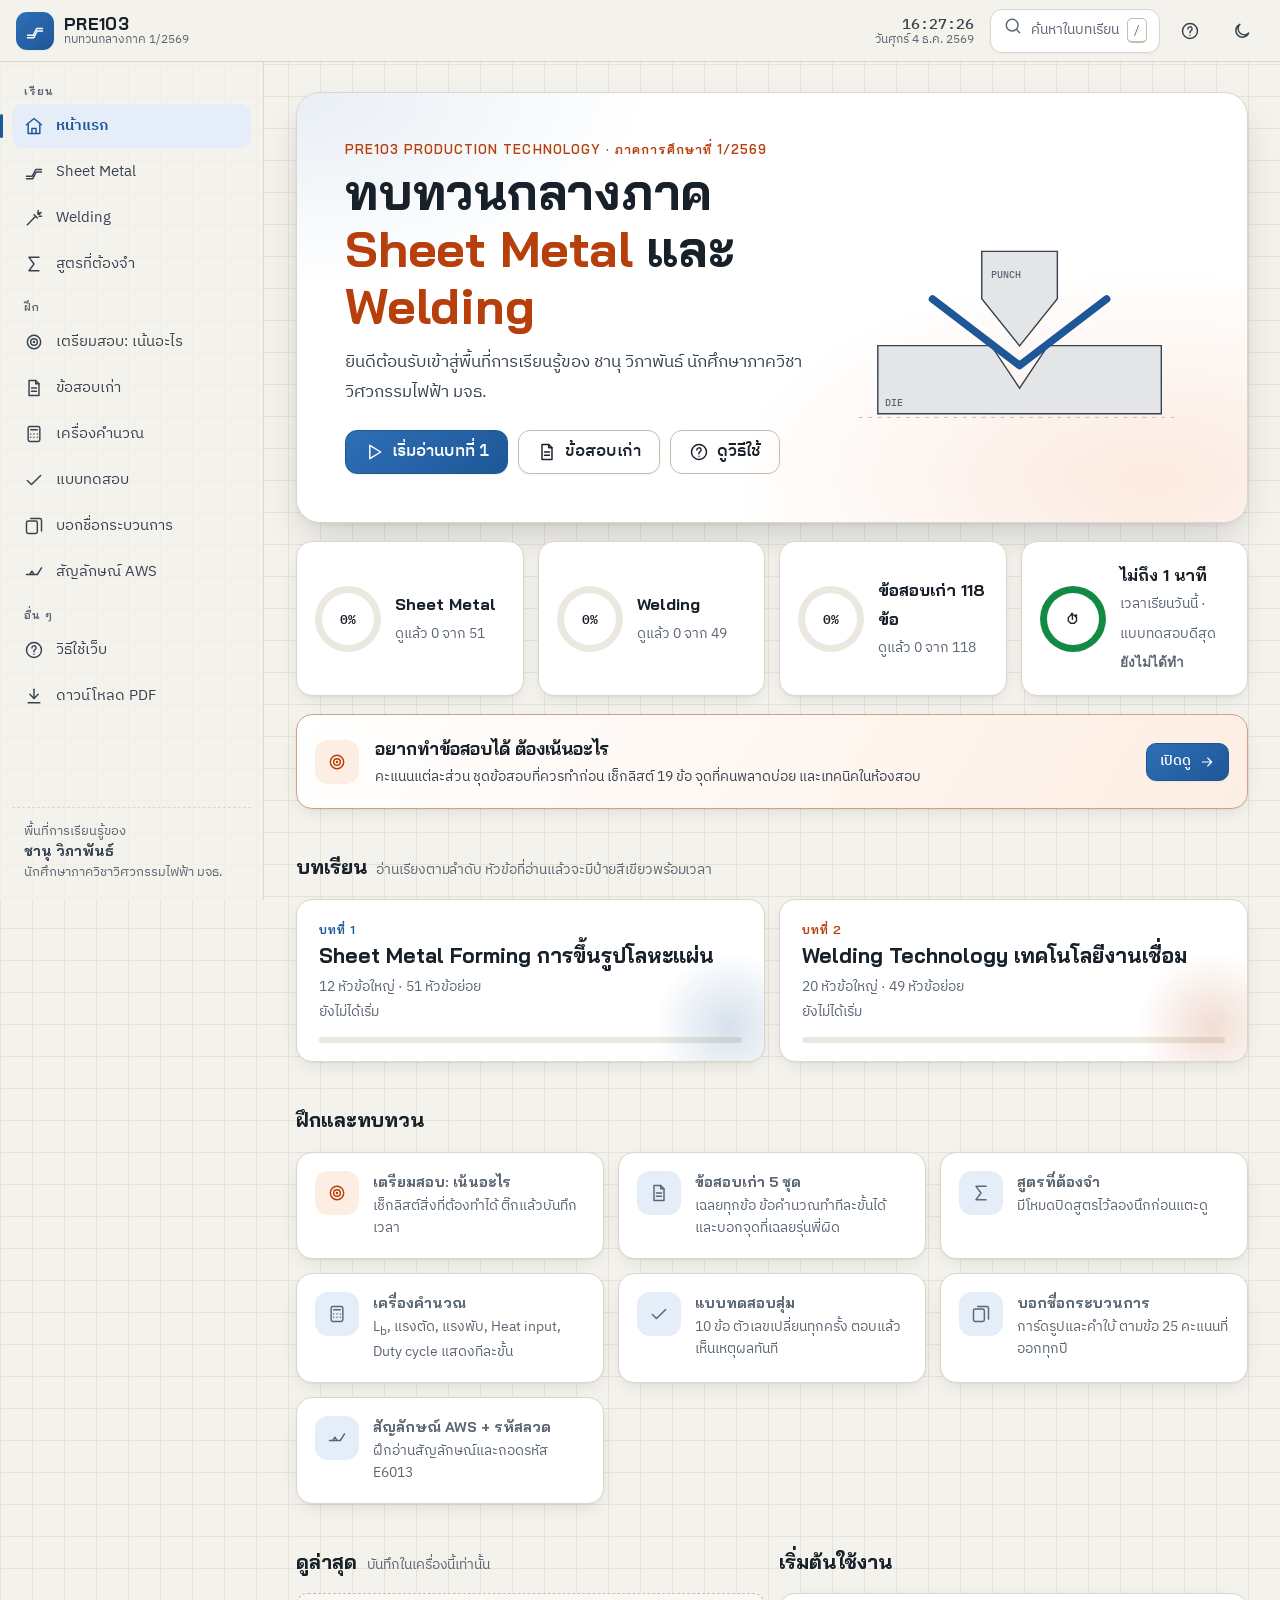
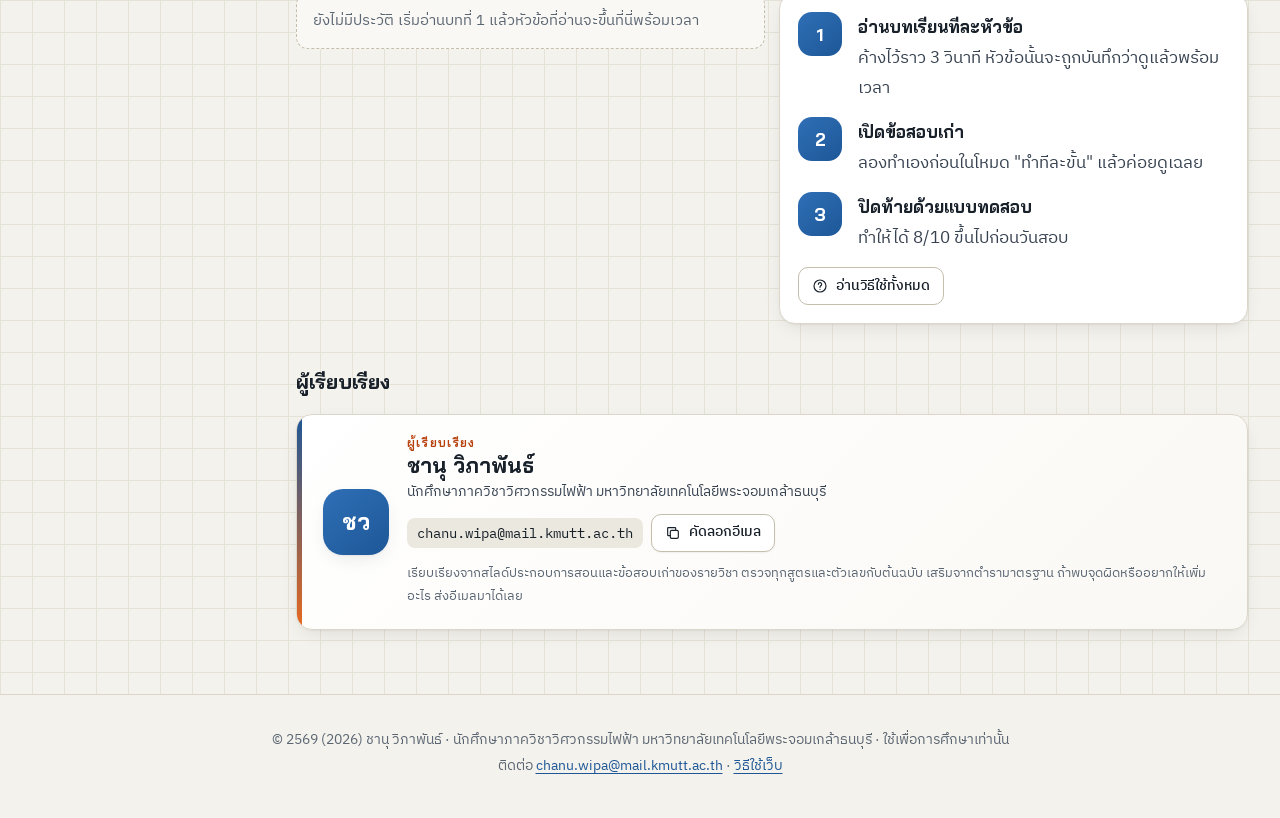
<file: index.html>
<!doctype html>
<html lang="th">
<head>
<meta charset="utf-8">
<meta name="viewport" content="width=device-width, initial-scale=1, viewport-fit=cover">
<title>หน้าแรก · PRE103 กลางภาค</title>
<meta name="description" content="ทบทวน PRE103 Production Technology ภาคการศึกษาที่ 1/2569 Sheet Metal Forming และ Welding Technology เรียบเรียงโดย ชานุ วิภาพันธ์">
<meta name="author" content="ชานุ วิภาพันธ์">
<meta name="theme-color" content="#f4f2ec" media="(prefers-color-scheme: light)">
<meta name="theme-color" content="#0f141a" media="(prefers-color-scheme: dark)">
<link rel="icon" href="favicon.svg" type="image/svg+xml">
<script>(function(){var d=document.documentElement;try{var t=localStorage.getItem('pre103-theme');if(t)d.dataset.theme=t}catch(e){}if(!matchMedia('(prefers-reduced-motion: reduce)').matches)d.classList.add('anim')})()</script>
<link rel="preconnect" href="https://fonts.googleapis.com">
<link rel="preconnect" href="https://fonts.gstatic.com" crossorigin>
<link rel="stylesheet" href="https://fonts.googleapis.com/css2?family=Bai+Jamjuree:wght@500;600;700&family=IBM+Plex+Sans+Thai:wght@400;500;600;700&family=IBM+Plex+Mono:wght@400;500;600&display=swap">
<link rel="stylesheet" href="vendor/katex/katex.min.css">
<link rel="stylesheet" href="css/styles.css">
</head>
<body class="is-home" data-page="index.html">
<svg width="0" height="0" style="position:absolute" aria-hidden="true"><defs><symbol id="i-home" viewBox="0 0 24 24" fill="none" stroke="currentColor" stroke-width="1.75" stroke-linecap="round" stroke-linejoin="round"><path d="M3 10.5 12 3l9 7.5"/><path d="M5 9.5V21h14V9.5"/><path d="M9.5 21v-6h5v6"/></symbol><symbol id="i-sheet" viewBox="0 0 24 24" fill="none" stroke="currentColor" stroke-width="1.75" stroke-linecap="round" stroke-linejoin="round"><path d="M3 17h7l4-8h7"/><path d="M3 20h7.6l4-8H21"/></symbol><symbol id="i-weld" viewBox="0 0 24 24" fill="none" stroke="currentColor" stroke-width="1.75" stroke-linecap="round" stroke-linejoin="round"><path d="M4 20 14 10"/><path d="m12 8 4 4"/><path d="M17 3v3M20.5 5.5l-2 2M21 10h-3"/><circle cx="17.5" cy="6.5" r="1"/></symbol><symbol id="i-sigma" viewBox="0 0 24 24" fill="none" stroke="currentColor" stroke-width="1.75" stroke-linecap="round" stroke-linejoin="round"><path d="M18 4H6l6 8-6 8h12"/></symbol><symbol id="i-doc" viewBox="0 0 24 24" fill="none" stroke="currentColor" stroke-width="1.75" stroke-linecap="round" stroke-linejoin="round"><path d="M6 3h8l4 4v14H6z"/><path d="M14 3v4h4M9 12h6M9 16h6"/></symbol><symbol id="i-calc" viewBox="0 0 24 24" fill="none" stroke="currentColor" stroke-width="1.75" stroke-linecap="round" stroke-linejoin="round"><rect x="5" y="3" width="14" height="18" rx="2"/><path d="M8 7h8M8 12h.01M12 12h.01M16 12h.01M8 16h.01M12 16h.01M16 16h.01"/></symbol><symbol id="i-check" viewBox="0 0 24 24" fill="none" stroke="currentColor" stroke-width="1.75" stroke-linecap="round" stroke-linejoin="round"><path d="M4 12.5 9 17.5 20 6.5"/></symbol><symbol id="i-cards" viewBox="0 0 24 24" fill="none" stroke="currentColor" stroke-width="1.75" stroke-linecap="round" stroke-linejoin="round"><rect x="3" y="6" width="13" height="15" rx="2"/><path d="M8 3h11a2 2 0 0 1 2 2v13"/></symbol><symbol id="i-symbol" viewBox="0 0 24 24" fill="none" stroke="currentColor" stroke-width="1.75" stroke-linecap="round" stroke-linejoin="round"><path d="M3 15h13"/><path d="m16 15 5-8"/><path d="M7 15l2.5-4 2.5 4"/></symbol><symbol id="i-download" viewBox="0 0 24 24" fill="none" stroke="currentColor" stroke-width="1.75" stroke-linecap="round" stroke-linejoin="round"><path d="M12 4v11"/><path d="m7 10 5 5 5-5"/><path d="M5 20h14"/></symbol><symbol id="i-search" viewBox="0 0 24 24" fill="none" stroke="currentColor" stroke-width="1.75" stroke-linecap="round" stroke-linejoin="round"><circle cx="11" cy="11" r="7"/><path d="m20 20-3.5-3.5"/></symbol><symbol id="i-moon" viewBox="0 0 24 24" fill="none" stroke="currentColor" stroke-width="1.75" stroke-linecap="round" stroke-linejoin="round"><path d="M20 14.5A8 8 0 1 1 9.5 4a6.5 6.5 0 0 0 10.5 10.5z"/></symbol><symbol id="i-sun" viewBox="0 0 24 24" fill="none" stroke="currentColor" stroke-width="1.75" stroke-linecap="round" stroke-linejoin="round"><circle cx="12" cy="12" r="4"/><path d="M12 2v2M12 20v2M4.9 4.9l1.4 1.4M17.7 17.7l1.4 1.4M2 12h2M20 12h2M4.9 19.1l1.4-1.4M17.7 6.3l1.4-1.4"/></symbol><symbol id="i-menu" viewBox="0 0 24 24" fill="none" stroke="currentColor" stroke-width="1.75" stroke-linecap="round" stroke-linejoin="round"><path d="M4 7h16M4 12h16M4 17h16"/></symbol><symbol id="i-close" viewBox="0 0 24 24" fill="none" stroke="currentColor" stroke-width="1.75" stroke-linecap="round" stroke-linejoin="round"><path d="M6 6l12 12M18 6 6 18"/></symbol><symbol id="i-bulb" viewBox="0 0 24 24" fill="none" stroke="currentColor" stroke-width="1.75" stroke-linecap="round" stroke-linejoin="round"><path d="M9 18h6M10 21h4"/><path d="M12 3a6 6 0 0 0-3.5 10.9c.6.5 1 1.2 1 2.1h5c0-.9.4-1.6 1-2.1A6 6 0 0 0 12 3z"/></symbol><symbol id="i-alert" viewBox="0 0 24 24" fill="none" stroke="currentColor" stroke-width="1.75" stroke-linecap="round" stroke-linejoin="round"><path d="M12 3 2 20h20z"/><path d="M12 10v4M12 17h.01"/></symbol><symbol id="i-target" viewBox="0 0 24 24" fill="none" stroke="currentColor" stroke-width="1.75" stroke-linecap="round" stroke-linejoin="round"><circle cx="12" cy="12" r="8"/><circle cx="12" cy="12" r="4"/><circle cx="12" cy="12" r=".6"/></symbol><symbol id="i-book" viewBox="0 0 24 24" fill="none" stroke="currentColor" stroke-width="1.75" stroke-linecap="round" stroke-linejoin="round"><path d="M4 5a2 2 0 0 1 2-2h13v16H6a2 2 0 0 0-2 2z"/><path d="M4 19V5"/></symbol><symbol id="i-globe" viewBox="0 0 24 24" fill="none" stroke="currentColor" stroke-width="1.75" stroke-linecap="round" stroke-linejoin="round"><circle cx="12" cy="12" r="9"/><path d="M3 12h18M12 3a14 14 0 0 1 0 18M12 3a14 14 0 0 0 0 18"/></symbol><symbol id="i-help" viewBox="0 0 24 24" fill="none" stroke="currentColor" stroke-width="1.75" stroke-linecap="round" stroke-linejoin="round"><circle cx="12" cy="12" r="9"/><path d="M9.5 9.5a2.5 2.5 0 1 1 3.5 2.3c-.6.3-1 .9-1 1.6v.6M12 17h.01"/></symbol><symbol id="i-clock" viewBox="0 0 24 24" fill="none" stroke="currentColor" stroke-width="1.75" stroke-linecap="round" stroke-linejoin="round"><circle cx="12" cy="12" r="9"/><path d="M12 7v5l3 2"/></symbol><symbol id="i-user" viewBox="0 0 24 24" fill="none" stroke="currentColor" stroke-width="1.75" stroke-linecap="round" stroke-linejoin="round"><circle cx="12" cy="8" r="4"/><path d="M4 21a8 8 0 0 1 16 0"/></symbol><symbol id="i-play" viewBox="0 0 24 24" fill="none" stroke="currentColor" stroke-width="1.75" stroke-linecap="round" stroke-linejoin="round"><path d="M7 4v16l13-8z"/></symbol><symbol id="i-reset" viewBox="0 0 24 24" fill="none" stroke="currentColor" stroke-width="1.75" stroke-linecap="round" stroke-linejoin="round"><path d="M4 4v6h6"/><path d="M20 12a8 8 0 1 1-2.3-5.7L4 10"/></symbol><symbol id="i-copy" viewBox="0 0 24 24" fill="none" stroke="currentColor" stroke-width="1.75" stroke-linecap="round" stroke-linejoin="round"><rect x="8" y="8" width="12" height="12" rx="2"/><path d="M16 8V5a1 1 0 0 0-1-1H5a1 1 0 0 0-1 1v10a1 1 0 0 0 1 1h3"/></symbol><symbol id="i-left" viewBox="0 0 24 24" fill="none" stroke="currentColor" stroke-width="1.75" stroke-linecap="round" stroke-linejoin="round"><path d="M15 6l-6 6 6 6"/></symbol><symbol id="i-right" viewBox="0 0 24 24" fill="none" stroke="currentColor" stroke-width="1.75" stroke-linecap="round" stroke-linejoin="round"><path d="M9 6l6 6-6 6"/></symbol><symbol id="i-up" viewBox="0 0 24 24" fill="none" stroke="currentColor" stroke-width="1.75" stroke-linecap="round" stroke-linejoin="round"><path d="M12 19V5M6 11l6-6 6 6"/></symbol><symbol id="i-arrow" viewBox="0 0 24 24" fill="none" stroke="currentColor" stroke-width="1.75" stroke-linecap="round" stroke-linejoin="round"><path d="M5 12h14M13 6l6 6-6 6"/></symbol><symbol id="i-eye" viewBox="0 0 24 24" fill="none" stroke="currentColor" stroke-width="1.75" stroke-linecap="round" stroke-linejoin="round"><path d="M2 12s3.5-7 10-7 10 7 10 7-3.5 7-10 7S2 12 2 12z"/><circle cx="12" cy="12" r="3"/></symbol></defs></svg>
<div id="loader" class="loader" aria-hidden="true"><div class="loader-inner">
  <svg class="loader-art" viewBox="0 0 150 74"><path class="sheet" d="M8 62 H52 L75 22 L98 62 H142"/><path class="spk" d="M75 14 v-10"/><path class="spk" d="M66 17 l-7 -7"/><path class="spk" d="M84 17 l7 -7"/><path class="spk" d="M62 24 l-9 -2"/><path class="spk" d="M88 24 l9 -2"/></svg>
  <p class="loader-quote"></p><p class="loader-by"></p><div class="loader-bar"></div></div></div>
<a class="skip" href="#main">ข้ามไปเนื้อหา</a>
<header class="topbar">
  <div class="topbar-inner">
    <button class="icon-btn menu-btn" type="button" aria-label="เปิดเมนู" aria-expanded="false" aria-controls="sidenav"><svg class="ic" aria-hidden="true"><use href="#i-menu"/></svg></button>
    <a class="brand" href="index.html"><span class="brand-mark"><svg class="ic" aria-hidden="true"><use href="#i-sheet"/></svg></span><span class="brand-text"><b>PRE103</b><small>ทบทวนกลางภาค 1/2569</small></span></a>
    <div class="clock" aria-live="off" title="เวลาปัจจุบัน"><b data-clock>--:--:--</b><small data-clock-date></small></div>
    <button class="search-btn" type="button" data-open-search><span><svg class="ic" aria-hidden="true"><use href="#i-search"/></svg></span><span class="search-label">ค้นหาในบทเรียน</span><kbd>/</kbd></button>
    <button class="icon-btn" type="button" data-open-tour aria-label="แนะนำการใช้งาน" title="แนะนำการใช้งาน"><svg class="ic" aria-hidden="true"><use href="#i-help"/></svg></button>
    <button class="icon-btn" type="button" data-theme-toggle aria-label="สลับโหมดมืด/สว่าง"><svg class="ic" aria-hidden="true"><use href="#i-moon"/></svg></button>
  </div>
  
</header>
<div class="shell">
  <nav id="sidenav" class="sidenav" aria-label="เมนูหลัก"><div class="nav-group">เรียน</div><ul><li><a href="index.html" aria-current="page"><svg class="ic" aria-hidden="true"><use href="#i-home"/></svg><span>หน้าแรก</span></a></li><li><a href="lesson-sheet-metal.html" data-track="L:sheet-metal"><svg class="ic" aria-hidden="true"><use href="#i-sheet"/></svg><span>Sheet Metal</span><span class="nav-prog" aria-hidden="true"></span></a></li><li><a href="lesson-welding.html" data-track="L:welding"><svg class="ic" aria-hidden="true"><use href="#i-weld"/></svg><span>Welding</span><span class="nav-prog" aria-hidden="true"></span></a></li><li><a href="formulas.html"><svg class="ic" aria-hidden="true"><use href="#i-sigma"/></svg><span>สูตรที่ต้องจำ</span></a></li></ul><div class="nav-group">ฝึก</div><ul><li><a href="prep.html" data-track="C"><svg class="ic" aria-hidden="true"><use href="#i-target"/></svg><span>เตรียมสอบ: เน้นอะไร</span><span class="nav-prog" aria-hidden="true"></span></a></li><li><a href="exams.html" data-track="Q"><svg class="ic" aria-hidden="true"><use href="#i-doc"/></svg><span>ข้อสอบเก่า</span><span class="nav-prog" aria-hidden="true"></span></a></li><li><a href="calculators.html"><svg class="ic" aria-hidden="true"><use href="#i-calc"/></svg><span>เครื่องคำนวณ</span></a></li><li><a href="quiz.html"><svg class="ic" aria-hidden="true"><use href="#i-check"/></svg><span>แบบทดสอบ</span></a></li><li><a href="flashcards.html" data-track="F"><svg class="ic" aria-hidden="true"><use href="#i-cards"/></svg><span>บอกชื่อกระบวนการ</span><span class="nav-prog" aria-hidden="true"></span></a></li><li><a href="aws.html"><svg class="ic" aria-hidden="true"><use href="#i-symbol"/></svg><span>สัญลักษณ์ AWS</span></a></li></ul><div class="nav-group">อื่น ๆ</div><ul><li><a href="guide.html"><svg class="ic" aria-hidden="true"><use href="#i-help"/></svg><span>วิธีใช้เว็บ</span></a></li><li><a href="downloads.html"><svg class="ic" aria-hidden="true"><use href="#i-download"/></svg><span>ดาวน์โหลด PDF</span></a></li></ul>
    <div class="author-mini">พื้นที่การเรียนรู้ของ<br><b>ชานุ วิภาพันธ์</b><br>นักศึกษาภาควิชาวิศวกรรมไฟฟ้า มจธ.</div>
  </nav>
  <div class="scrim" data-close-nav></div>
  <main id="main" tabindex="-1"><div class="wrap">
  <section class="hero">
    <div class="hero-grid">
      <div>
        <p class="eyebrow">PRE103 Production Technology · ภาคการศึกษาที่ 1/2569</p>
        <h1>ทบทวน<span class="nowrap">กลางภาค</span> <em class="nowrap">Sheet Metal</em> และ <em>Welding</em></h1>
        <p class="welcome">ยินดีต้อนรับเข้าสู่พื้นที่การเรียนรู้ของ ชานุ วิภาพันธ์ นักศึกษาภาควิชาวิศวกรรมไฟฟ้า มจธ.</p>
        <div class="hero-actions">
          <a class="btn btn-primary" href="lesson-sheet-metal.html"><svg class="ic"><use href="#i-play"/></svg>เริ่มอ่านบทที่ 1</a>
          <a class="btn" href="exams.html"><svg class="ic"><use href="#i-doc"/></svg>ข้อสอบเก่า</a>
          <button class="btn btn-ghost" type="button" data-open-tour><svg class="ic"><use href="#i-help"/></svg>ดูวิธีใช้</button>
        </div>
      </div>
      <div class="hero-art-wrap" aria-hidden="true">
        <svg class="hero-art" viewBox="0 0 380 260">
          <path class="ground" d="M20 246 H360"/>
          <path class="tool" d="M40 170 H160 L190 215 L220 170 H340 V242 H40 Z"/>
          <text x="48" y="234">DIE</text>
          <path class="sheet" d="M60 165 L190 165 L320 165">
            <animate attributeName="d" dur="6s" repeatCount="indefinite" calcMode="spline"
              keyTimes="0;0.17;0.4;0.6;0.75;0.9;1" keySplines=".4 0 .2 1;.4 0 .2 1;.4 0 .2 1;.4 0 .2 1;.4 0 .2 1;.4 0 .2 1"
              values="M60 165 L190 165 L320 165;M60 165 L190 165 L320 165;M118 97 L190 205 L262 97;M118 97 L190 205 L262 97;M110 100 L190 205 L270 100;M110 100 L190 205 L270 100;M60 165 L190 165 L320 165"/>
          </path>
          <g>
            <path class="tool" d="M150 20 H230 V70 L190 120 L150 70 Z"/>
            <text x="160" y="48">PUNCH</text>
            <animateTransform attributeName="transform" type="translate" dur="6s" repeatCount="indefinite" calcMode="spline"
              keyTimes="0;0.17;0.4;0.6;0.75;1" keySplines=".4 0 .2 1;.4 0 .2 1;.4 0 .2 1;.4 0 .2 1;.4 0 .2 1"
              values="0 0;0 0;0 77;0 77;0 0;0 0"/>
          </g>
          <g opacity="0">
            <path class="spark" d="M190 212 l-14 10M190 212 l14 10M190 212 l-20 0M190 212 l20 0M190 212 l-8 16M190 212 l8 16"/>
            <circle class="glow" cx="190" cy="210" r="4"/>
            <animate attributeName="opacity" dur="6s" repeatCount="indefinite" keyTimes="0;0.38;0.42;0.46;0.5;0.54;0.6;1" values="0;0;1;.3;1;.4;0;0"/>
          </g>
          <text x="282" y="92" opacity="0">springback
            <animate attributeName="opacity" dur="6s" repeatCount="indefinite" keyTimes="0;0.7;0.75;0.88;0.92;1" values="0;0;1;1;0;0"/>
          </text>
        </svg>
      </div>
    </div>
  </section>

  <section class="resume" data-resume hidden>
    <div class="resume-text"><small data-resume-meta></small><b data-resume-title></b></div>
    <a class="btn btn-primary" data-resume-link href="#">เรียนต่อจากตรงนี้ <svg class="ic"><use href="#i-arrow"/></svg></a>
  </section>

  <div class="dash stagger">
    <div class="card ring-card" data-ring="sheet-metal"><div class="ring" style="--c:var(--steel)" data-label="0%"></div><div><b>Sheet Metal</b><span>ดูแล้ว 0</span></div></div>
    <div class="card ring-card" data-ring="welding"><div class="ring" style="--c:var(--arc)" data-label="0%"></div><div><b>Welding</b><span>ดูแล้ว 0</span></div></div>
    <div class="card ring-card" data-ring="Q"><div class="ring" style="--c:var(--exam)" data-label="0%"></div><div><b>ข้อสอบเก่า 118 ข้อ</b><span>ดูแล้ว 0</span></div></div>
    <div class="card ring-card"><div class="ring" style="--c:var(--seen);--v:100" data-label="⏱"></div><div><b data-today-time>ไม่ถึง 1 นาที</b><span>เวลาเรียนวันนี้ · แบบทดสอบดีสุด <b data-quiz-best style="display:inline;font-family:var(--mono)">ยังไม่ได้ทำ</b></span></div></div>
  </div>

  <a class="card prep-banner" href="prep.html">
    <span class="tool-ic" style="background:var(--arc-soft);color:var(--arc)"><svg class="ic"><use href="#i-target"/></svg></span>
    <span class="prep-banner-text"><b>อยากทำข้อสอบได้ ต้องเน้นอะไร</b><span>คะแนนแต่ละส่วน ชุดข้อสอบที่ควรทำก่อน เช็กลิสต์ 19 ข้อ จุดที่คนพลาดบ่อย และเทคนิคในห้องสอบ</span></span>
    <span class="btn btn-primary btn-sm">เปิดดู <svg class="ic ic-sm"><use href="#i-arrow"/></svg></span>
  </a>

  <h2 class="section-title">บทเรียน <small>อ่านเรียงตามลำดับ หัวข้อที่อ่านแล้วจะมีป้ายสีเขียวพร้อมเวลา</small></h2>
  <div class="grid grid-2 stagger"><a class="card lesson-card" style="--accent:var(--steel)" href="lesson-sheet-metal.html" data-lesson-card="sheet-metal"><span class="card-kicker">บทที่ 1</span><span class="card-title">Sheet Metal Forming การขึ้นรูปโลหะแผ่น</span><span class="card-meta"><span>12 หัวข้อใหญ่ · 51 หัวข้อย่อย</span></span><span class="card-meta" data-card-prog>ยังไม่ได้เริ่ม</span><div class="bar"><i></i></div></a><a class="card lesson-card" style="--accent:var(--arc)" href="lesson-welding.html" data-lesson-card="welding"><span class="card-kicker">บทที่ 2</span><span class="card-title">Welding Technology เทคโนโลยีงานเชื่อม</span><span class="card-meta"><span>20 หัวข้อใหญ่ · 49 หัวข้อย่อย</span></span><span class="card-meta" data-card-prog>ยังไม่ได้เริ่ม</span><div class="bar"><i></i></div></a></div>

  <h2 class="section-title">ฝึกและทบทวน</h2>
  <div class="grid grid-3 stagger">
    <a class="card tool-card" href="prep.html"><span class="tool-ic" style="background:var(--arc-soft);color:var(--arc)"><svg class="ic"><use href="#i-target"/></svg></span><span><b>เตรียมสอบ: เน้นอะไร</b><span>เช็กลิสต์สิ่งที่ต้องทำได้ ติ๊กแล้วบันทึกเวลา</span></span></a>
    <a class="card tool-card" href="exams.html"><span class="tool-ic"><svg class="ic"><use href="#i-doc"/></svg></span><span><b>ข้อสอบเก่า 5 ชุด</b><span>เฉลยทุกข้อ ข้อคำนวณทำทีละขั้นได้ และบอกจุดที่เฉลยรุ่นพี่ผิด</span></span></a>
    <a class="card tool-card" href="formulas.html"><span class="tool-ic"><svg class="ic"><use href="#i-sigma"/></svg></span><span><b>สูตรที่ต้องจำ</b><span>มีโหมดปิดสูตรไว้ลองนึกก่อนแตะดู</span></span></a>
    <a class="card tool-card" href="calculators.html"><span class="tool-ic"><svg class="ic"><use href="#i-calc"/></svg></span><span><b>เครื่องคำนวณ</b><span>L<sub>b</sub>, แรงตัด, แรงพับ, Heat input, Duty cycle แสดงทีละขั้น</span></span></a>
    <a class="card tool-card" href="quiz.html"><span class="tool-ic"><svg class="ic"><use href="#i-check"/></svg></span><span><b>แบบทดสอบสุ่ม</b><span>10 ข้อ ตัวเลขเปลี่ยนทุกครั้ง ตอบแล้วเห็นเหตุผลทันที</span></span></a>
    <a class="card tool-card" href="flashcards.html"><span class="tool-ic"><svg class="ic"><use href="#i-cards"/></svg></span><span><b>บอกชื่อกระบวนการ</b><span>การ์ดรูปและคำใบ้ ตามข้อ 25 คะแนนที่ออกทุกปี</span></span></a>
    <a class="card tool-card" href="aws.html"><span class="tool-ic"><svg class="ic"><use href="#i-symbol"/></svg></span><span><b>สัญลักษณ์ AWS + รหัสลวด</b><span>ฝึกอ่านสัญลักษณ์และถอดรหัส E6013</span></span></a>
  </div>

  <div class="grid grid-2" style="margin-top:40px;align-items:start">
    <section>
      <h2 class="section-title" style="margin-top:0">ดูล่าสุด <small>บันทึกในเครื่องนี้เท่านั้น</small></h2>
      <ol class="history" data-history><li class="empty">กำลังโหลด…</li></ol>
    </section>
    <section>
      <h2 class="section-title" style="margin-top:0">เริ่มต้นใช้งาน</h2>
      <div class="card steps-guide">
        <div class="g-step"><div><b>อ่านบทเรียนทีละหัวข้อ</b><p>ค้างไว้ราว 3 วินาที หัวข้อนั้นจะถูกบันทึกว่าดูแล้วพร้อมเวลา</p></div></div>
        <div class="g-step"><div><b>เปิดข้อสอบเก่า</b><p>ลองทำเองก่อนในโหมด "ทำทีละขั้น" แล้วค่อยดูเฉลย</p></div></div>
        <div class="g-step"><div><b>ปิดท้ายด้วยแบบทดสอบ</b><p>ทำให้ได้ 8/10 ขึ้นไปก่อนวันสอบ</p></div></div>
        <a class="btn btn-ghost btn-sm" href="guide.html" style="justify-self:start"><svg class="ic ic-sm"><use href="#i-help"/></svg>อ่านวิธีใช้ทั้งหมด</a>
      </div>
    </section>
  </div>

  <section data-stats-wrap hidden>
    <h2 class="section-title">สถิติเว็บไซต์ <small>นับจากทุกคนที่เข้าเว็บนี้ · อัปเดต <span data-stat-updated></span></small></h2>
    <div class="dash">
      <div class="card stat-card"><svg class="ic"><use href="#i-eye"/></svg><b data-stat="visits">0</b><span>ครั้งที่เข้าชม</span></div>
      <div class="card stat-card"><svg class="ic"><use href="#i-user"/></svg><b data-stat="visitors">0</b><span>ผู้ใช้ (นับเครื่องละครั้ง)</span></div>
      <div class="card stat-card"><svg class="ic"><use href="#i-clock"/></svg><b data-stat="today">0</b><span>เข้าชมวันนี้</span></div>
      <div class="card stat-card"><svg class="ic"><use href="#i-download"/></svg><b data-stat="downloads">0</b><span>ดาวน์โหลด PDF</span></div>
    </div>
  </section>

  <h2 class="section-title">ผู้เรียบเรียง</h2>
  <section class="author" aria-label="ผู้เรียบเรียง">
    <div class="avatar" aria-hidden="true">ชว</div>
    <div>
      <p class="author-role">ผู้เรียบเรียง</p>
      <p class="author-name">ชานุ วิภาพันธ์</p>
      <p class="author-meta">นักศึกษาภาควิชาวิศวกรรมไฟฟ้า มหาวิทยาลัยเทคโนโลยีพระจอมเกล้าธนบุรี</p>
      <div class="author-row"><span class="email">chanu.wipa@mail.kmutt.ac.th</span><button class="btn btn-sm" type="button" data-copy="chanu.wipa@mail.kmutt.ac.th"><svg class="ic ic-sm" aria-hidden="true"><use href="#i-copy"/></svg>คัดลอกอีเมล</button></div>
      <p class="author-note">เรียบเรียงจากสไลด์ประกอบการสอนและข้อสอบเก่าของรายวิชา ตรวจทุกสูตรและตัวเลขกับต้นฉบับ เสริมจากตำรามาตรฐาน ถ้าพบจุดผิดหรืออยากให้เพิ่มอะไร ส่งอีเมลมาได้เลย</p>
    </div>
  </section>
</div>
<script>window.__TOTALS={"Q":118,"F":46,"sheet-metal":51,"welding":49,"C":19}</script></main>
</div>
<footer class="site-foot">
  <p>© 2569 (2026) ชานุ วิภาพันธ์ · นักศึกษาภาควิชาวิศวกรรมไฟฟ้า มหาวิทยาลัยเทคโนโลยีพระจอมเกล้าธนบุรี · ใช้เพื่อการศึกษาเท่านั้น</p>
  <p>ติดต่อ <a href="mailto:chanu.wipa@mail.kmutt.ac.th">chanu.wipa@mail.kmutt.ac.th</a> · <a href="guide.html">วิธีใช้เว็บ</a></p>
  <p class="stats-line" data-stats-wrap hidden><svg class="ic ic-sm" aria-hidden="true"><use href="#i-eye"/></svg> เข้าชม <b data-stat="visits">0</b> ครั้ง · ผู้ใช้ <b data-stat="visitors">0</b> คน · วันนี้ <b data-stat="today">0</b> · ดาวน์โหลด PDF <b data-stat="downloads">0</b> ครั้ง</p>
</footer>
<nav class="bottom-nav" aria-label="เมนูลัด"><a href="index.html" aria-current="page"><svg class="ic" aria-hidden="true"><use href="#i-home"/></svg><span>หน้าแรก</span></a><a href="lesson-sheet-metal.html"><svg class="ic" aria-hidden="true"><use href="#i-sheet"/></svg><span>Sheet</span></a><a href="lesson-welding.html"><svg class="ic" aria-hidden="true"><use href="#i-weld"/></svg><span>Welding</span></a><a href="exams.html"><svg class="ic" aria-hidden="true"><use href="#i-doc"/></svg><span>ข้อสอบ</span></a><a href="#" data-open-nav role="button"><svg class="ic" aria-hidden="true"><use href="#i-menu"/></svg><span>เมนู</span></a></nav>
<button class="to-top" type="button" aria-label="กลับขึ้นด้านบน"><svg class="ic" aria-hidden="true"><use href="#i-up"/></svg></button>
<div class="toast" role="status" aria-live="polite"></div>
<dialog id="search-dlg" class="search-dlg" aria-label="ค้นหา">
  <form method="dialog" class="search-form"><span><svg class="ic" aria-hidden="true"><use href="#i-search"/></svg></span><input id="search-input" type="search" placeholder="พิมพ์คำค้น เช่น clearance, E6013, springback" autocomplete="off" aria-label="คำค้น"><button class="icon-btn" value="close" aria-label="ปิด"><svg class="ic" aria-hidden="true"><use href="#i-close"/></svg></button></form>
  <ol id="search-results" class="search-results"></ol>
</dialog>
<dialog id="tour" class="tour" aria-labelledby="tour-title">
  <div class="tour-art" aria-hidden="true"></div>
  <div class="tour-body"><h2 id="tour-title"></h2><p></p></div>
  <div class="tour-foot"><div class="tour-dots" aria-hidden="true"></div><div class="hero-actions"><button class="btn btn-ghost btn-sm" type="button" data-tour="skip">ข้าม</button><button class="btn btn-sm" type="button" data-tour="prev">ย้อน</button><button class="btn btn-primary btn-sm" type="button" data-tour="next">ถัดไป</button></div></div>
</dialog>
<div id="lightbox" class="lightbox" hidden><button class="icon-btn lb-close" type="button" aria-label="ปิดรูป"><svg class="ic" aria-hidden="true"><use href="#i-close"/></svg></button><img alt=""></div>
<script>window.__QUOTES=[["เรียนทีละนิด แต่ทำทุกวัน ดีกว่าอ่านรวดเดียวคืนก่อนสอบ",""],["Measure twice, cut once.","สุภาษิตช่าง"],["ความรู้ที่ไม่ได้ลงมือทำ ก็เหมือนแผ่นเหล็กที่ยังไม่ได้พับ",""],["Strike while the iron is hot.","สุภาษิตอังกฤษ"],["สูตรจำได้ไม่ยาก ที่ยากคือรู้ว่าทำไมต้องใช้สูตรนั้น",""],["It always seems impossible until it is done.","Nelson Mandela"],["รอยเชื่อมที่ดีเริ่มจากการเตรียมรอยต่อที่ดี การสอบก็เหมือนกัน",""]];</script>

<script type="module" src="js/app.js"></script>

</body>
</html>
</file>
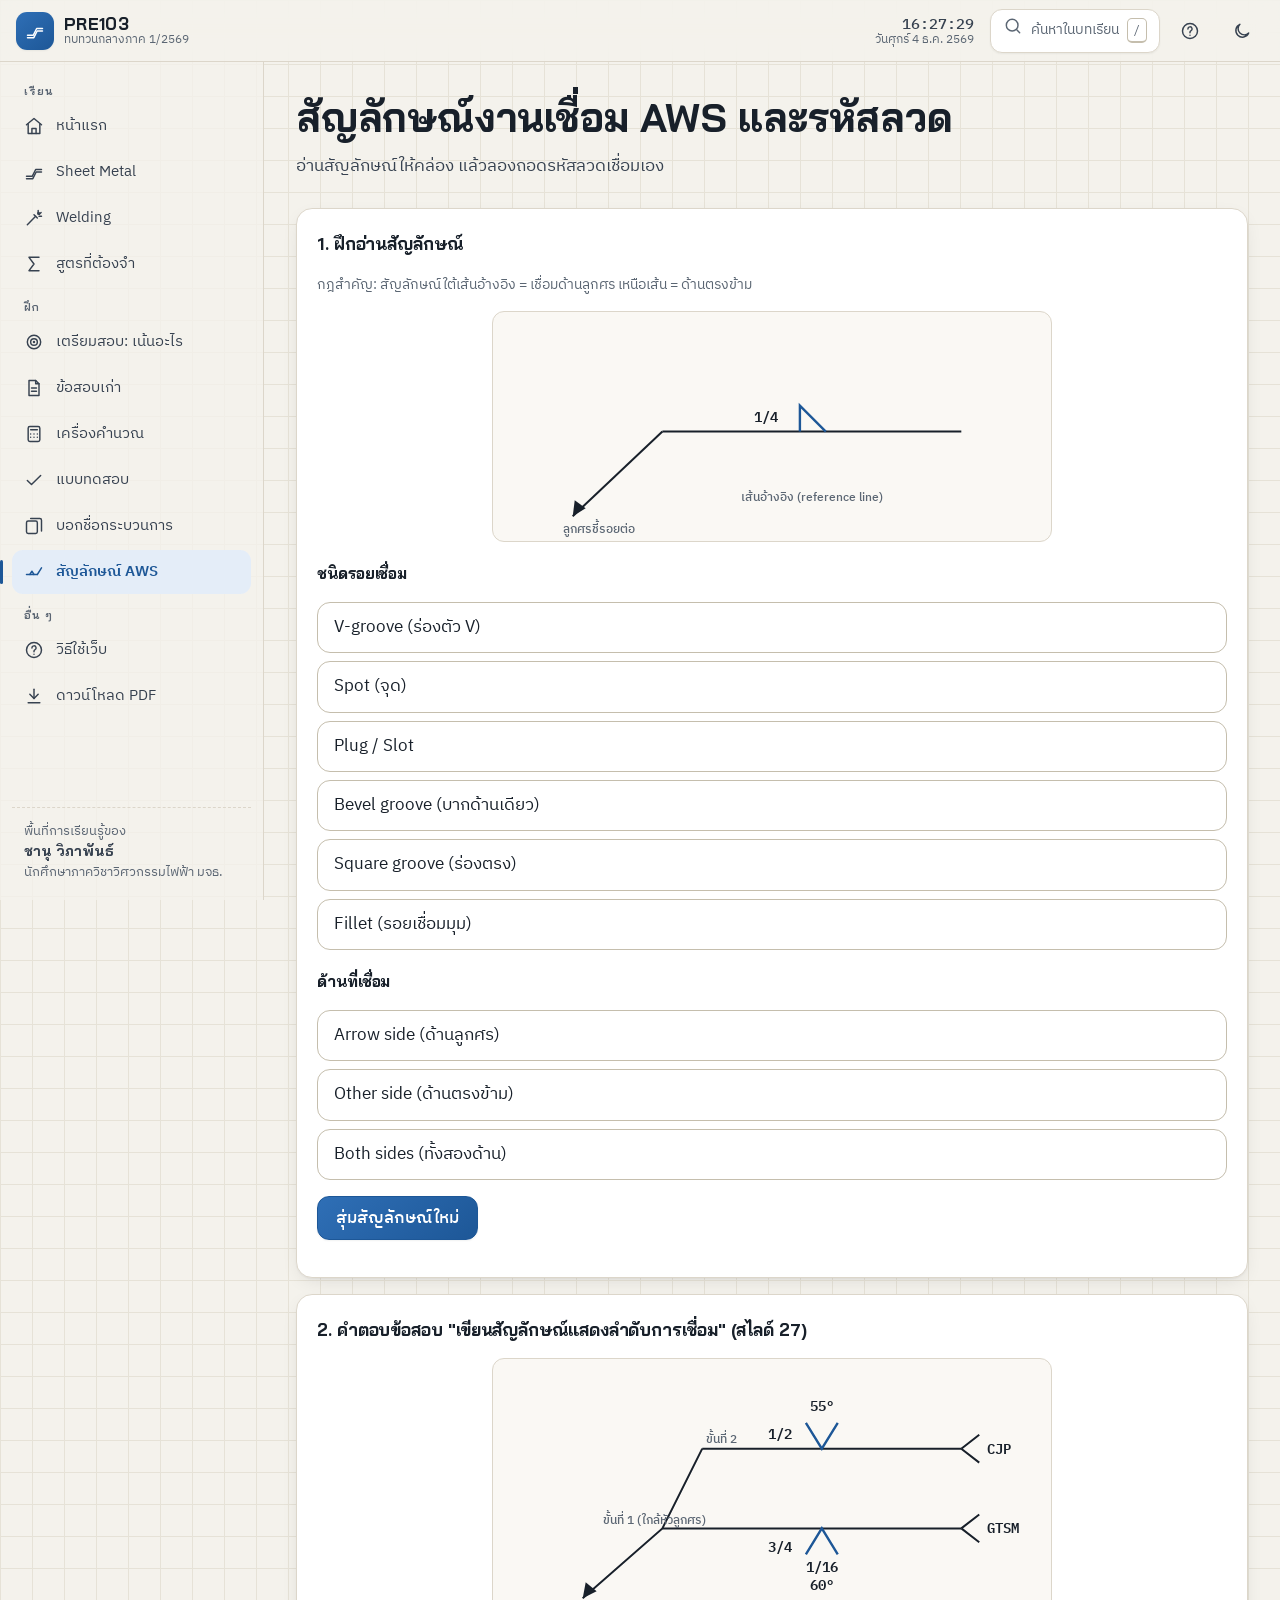
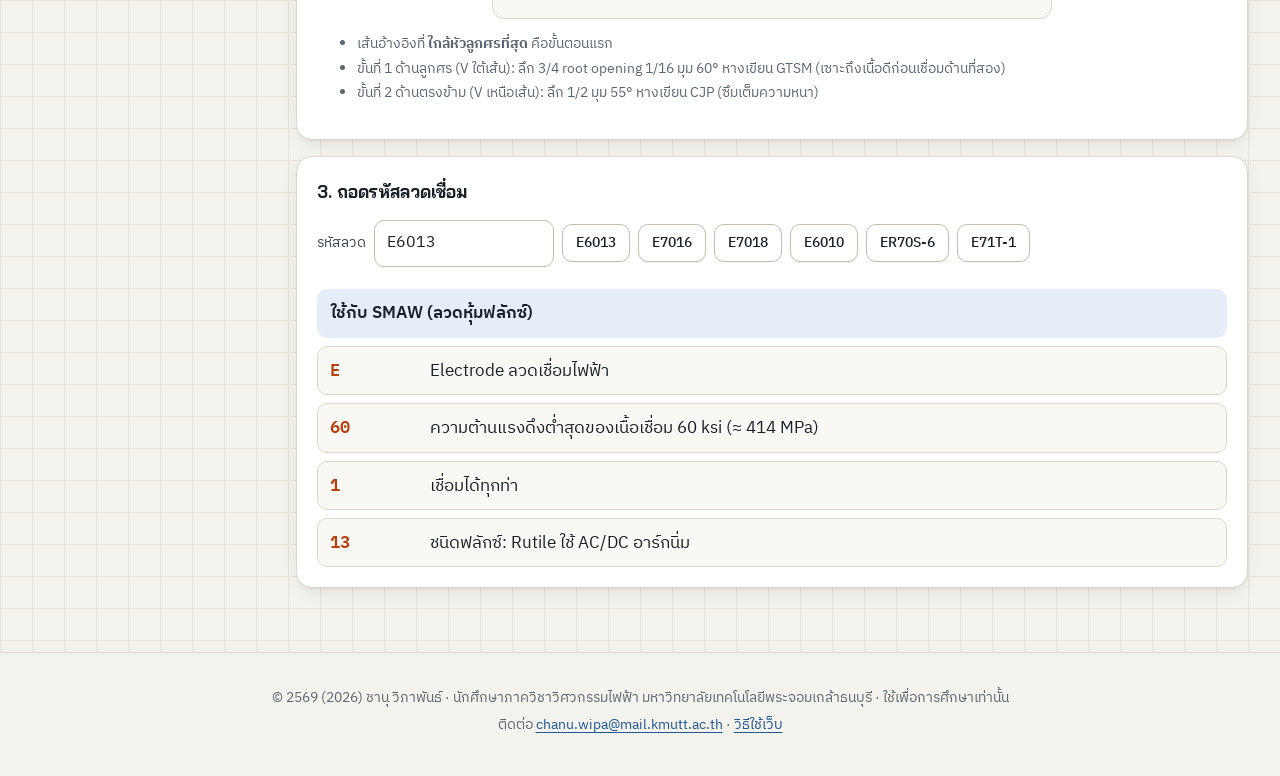
<file: aws.html>
<!doctype html>
<html lang="th">
<head>
<meta charset="utf-8">
<meta name="viewport" content="width=device-width, initial-scale=1, viewport-fit=cover">
<title>ฝึกสัญลักษณ์งานเชื่อมและรหัสลวด · PRE103 กลางภาค</title>
<meta name="description" content="ทบทวน PRE103 Production Technology ภาคการศึกษาที่ 1/2569 Sheet Metal Forming และ Welding Technology เรียบเรียงโดย ชานุ วิภาพันธ์">
<meta name="author" content="ชานุ วิภาพันธ์">
<meta name="theme-color" content="#f4f2ec" media="(prefers-color-scheme: light)">
<meta name="theme-color" content="#0f141a" media="(prefers-color-scheme: dark)">
<link rel="icon" href="favicon.svg" type="image/svg+xml">
<script>(function(){var d=document.documentElement;try{var t=localStorage.getItem('pre103-theme');if(t)d.dataset.theme=t}catch(e){}if(!matchMedia('(prefers-reduced-motion: reduce)').matches)d.classList.add('anim')})()</script>
<link rel="preconnect" href="https://fonts.googleapis.com">
<link rel="preconnect" href="https://fonts.gstatic.com" crossorigin>
<link rel="stylesheet" href="https://fonts.googleapis.com/css2?family=Bai+Jamjuree:wght@500;600;700&family=IBM+Plex+Sans+Thai:wght@400;500;600;700&family=IBM+Plex+Mono:wght@400;500;600&display=swap">
<link rel="stylesheet" href="vendor/katex/katex.min.css">
<link rel="stylesheet" href="css/styles.css">
</head>
<body class="" data-page="aws.html">
<svg width="0" height="0" style="position:absolute" aria-hidden="true"><defs><symbol id="i-home" viewBox="0 0 24 24" fill="none" stroke="currentColor" stroke-width="1.75" stroke-linecap="round" stroke-linejoin="round"><path d="M3 10.5 12 3l9 7.5"/><path d="M5 9.5V21h14V9.5"/><path d="M9.5 21v-6h5v6"/></symbol><symbol id="i-sheet" viewBox="0 0 24 24" fill="none" stroke="currentColor" stroke-width="1.75" stroke-linecap="round" stroke-linejoin="round"><path d="M3 17h7l4-8h7"/><path d="M3 20h7.6l4-8H21"/></symbol><symbol id="i-weld" viewBox="0 0 24 24" fill="none" stroke="currentColor" stroke-width="1.75" stroke-linecap="round" stroke-linejoin="round"><path d="M4 20 14 10"/><path d="m12 8 4 4"/><path d="M17 3v3M20.5 5.5l-2 2M21 10h-3"/><circle cx="17.5" cy="6.5" r="1"/></symbol><symbol id="i-sigma" viewBox="0 0 24 24" fill="none" stroke="currentColor" stroke-width="1.75" stroke-linecap="round" stroke-linejoin="round"><path d="M18 4H6l6 8-6 8h12"/></symbol><symbol id="i-doc" viewBox="0 0 24 24" fill="none" stroke="currentColor" stroke-width="1.75" stroke-linecap="round" stroke-linejoin="round"><path d="M6 3h8l4 4v14H6z"/><path d="M14 3v4h4M9 12h6M9 16h6"/></symbol><symbol id="i-calc" viewBox="0 0 24 24" fill="none" stroke="currentColor" stroke-width="1.75" stroke-linecap="round" stroke-linejoin="round"><rect x="5" y="3" width="14" height="18" rx="2"/><path d="M8 7h8M8 12h.01M12 12h.01M16 12h.01M8 16h.01M12 16h.01M16 16h.01"/></symbol><symbol id="i-check" viewBox="0 0 24 24" fill="none" stroke="currentColor" stroke-width="1.75" stroke-linecap="round" stroke-linejoin="round"><path d="M4 12.5 9 17.5 20 6.5"/></symbol><symbol id="i-cards" viewBox="0 0 24 24" fill="none" stroke="currentColor" stroke-width="1.75" stroke-linecap="round" stroke-linejoin="round"><rect x="3" y="6" width="13" height="15" rx="2"/><path d="M8 3h11a2 2 0 0 1 2 2v13"/></symbol><symbol id="i-symbol" viewBox="0 0 24 24" fill="none" stroke="currentColor" stroke-width="1.75" stroke-linecap="round" stroke-linejoin="round"><path d="M3 15h13"/><path d="m16 15 5-8"/><path d="M7 15l2.5-4 2.5 4"/></symbol><symbol id="i-download" viewBox="0 0 24 24" fill="none" stroke="currentColor" stroke-width="1.75" stroke-linecap="round" stroke-linejoin="round"><path d="M12 4v11"/><path d="m7 10 5 5 5-5"/><path d="M5 20h14"/></symbol><symbol id="i-search" viewBox="0 0 24 24" fill="none" stroke="currentColor" stroke-width="1.75" stroke-linecap="round" stroke-linejoin="round"><circle cx="11" cy="11" r="7"/><path d="m20 20-3.5-3.5"/></symbol><symbol id="i-moon" viewBox="0 0 24 24" fill="none" stroke="currentColor" stroke-width="1.75" stroke-linecap="round" stroke-linejoin="round"><path d="M20 14.5A8 8 0 1 1 9.5 4a6.5 6.5 0 0 0 10.5 10.5z"/></symbol><symbol id="i-sun" viewBox="0 0 24 24" fill="none" stroke="currentColor" stroke-width="1.75" stroke-linecap="round" stroke-linejoin="round"><circle cx="12" cy="12" r="4"/><path d="M12 2v2M12 20v2M4.9 4.9l1.4 1.4M17.7 17.7l1.4 1.4M2 12h2M20 12h2M4.9 19.1l1.4-1.4M17.7 6.3l1.4-1.4"/></symbol><symbol id="i-menu" viewBox="0 0 24 24" fill="none" stroke="currentColor" stroke-width="1.75" stroke-linecap="round" stroke-linejoin="round"><path d="M4 7h16M4 12h16M4 17h16"/></symbol><symbol id="i-close" viewBox="0 0 24 24" fill="none" stroke="currentColor" stroke-width="1.75" stroke-linecap="round" stroke-linejoin="round"><path d="M6 6l12 12M18 6 6 18"/></symbol><symbol id="i-bulb" viewBox="0 0 24 24" fill="none" stroke="currentColor" stroke-width="1.75" stroke-linecap="round" stroke-linejoin="round"><path d="M9 18h6M10 21h4"/><path d="M12 3a6 6 0 0 0-3.5 10.9c.6.5 1 1.2 1 2.1h5c0-.9.4-1.6 1-2.1A6 6 0 0 0 12 3z"/></symbol><symbol id="i-alert" viewBox="0 0 24 24" fill="none" stroke="currentColor" stroke-width="1.75" stroke-linecap="round" stroke-linejoin="round"><path d="M12 3 2 20h20z"/><path d="M12 10v4M12 17h.01"/></symbol><symbol id="i-target" viewBox="0 0 24 24" fill="none" stroke="currentColor" stroke-width="1.75" stroke-linecap="round" stroke-linejoin="round"><circle cx="12" cy="12" r="8"/><circle cx="12" cy="12" r="4"/><circle cx="12" cy="12" r=".6"/></symbol><symbol id="i-book" viewBox="0 0 24 24" fill="none" stroke="currentColor" stroke-width="1.75" stroke-linecap="round" stroke-linejoin="round"><path d="M4 5a2 2 0 0 1 2-2h13v16H6a2 2 0 0 0-2 2z"/><path d="M4 19V5"/></symbol><symbol id="i-globe" viewBox="0 0 24 24" fill="none" stroke="currentColor" stroke-width="1.75" stroke-linecap="round" stroke-linejoin="round"><circle cx="12" cy="12" r="9"/><path d="M3 12h18M12 3a14 14 0 0 1 0 18M12 3a14 14 0 0 0 0 18"/></symbol><symbol id="i-help" viewBox="0 0 24 24" fill="none" stroke="currentColor" stroke-width="1.75" stroke-linecap="round" stroke-linejoin="round"><circle cx="12" cy="12" r="9"/><path d="M9.5 9.5a2.5 2.5 0 1 1 3.5 2.3c-.6.3-1 .9-1 1.6v.6M12 17h.01"/></symbol><symbol id="i-clock" viewBox="0 0 24 24" fill="none" stroke="currentColor" stroke-width="1.75" stroke-linecap="round" stroke-linejoin="round"><circle cx="12" cy="12" r="9"/><path d="M12 7v5l3 2"/></symbol><symbol id="i-user" viewBox="0 0 24 24" fill="none" stroke="currentColor" stroke-width="1.75" stroke-linecap="round" stroke-linejoin="round"><circle cx="12" cy="8" r="4"/><path d="M4 21a8 8 0 0 1 16 0"/></symbol><symbol id="i-play" viewBox="0 0 24 24" fill="none" stroke="currentColor" stroke-width="1.75" stroke-linecap="round" stroke-linejoin="round"><path d="M7 4v16l13-8z"/></symbol><symbol id="i-reset" viewBox="0 0 24 24" fill="none" stroke="currentColor" stroke-width="1.75" stroke-linecap="round" stroke-linejoin="round"><path d="M4 4v6h6"/><path d="M20 12a8 8 0 1 1-2.3-5.7L4 10"/></symbol><symbol id="i-copy" viewBox="0 0 24 24" fill="none" stroke="currentColor" stroke-width="1.75" stroke-linecap="round" stroke-linejoin="round"><rect x="8" y="8" width="12" height="12" rx="2"/><path d="M16 8V5a1 1 0 0 0-1-1H5a1 1 0 0 0-1 1v10a1 1 0 0 0 1 1h3"/></symbol><symbol id="i-left" viewBox="0 0 24 24" fill="none" stroke="currentColor" stroke-width="1.75" stroke-linecap="round" stroke-linejoin="round"><path d="M15 6l-6 6 6 6"/></symbol><symbol id="i-right" viewBox="0 0 24 24" fill="none" stroke="currentColor" stroke-width="1.75" stroke-linecap="round" stroke-linejoin="round"><path d="M9 6l6 6-6 6"/></symbol><symbol id="i-up" viewBox="0 0 24 24" fill="none" stroke="currentColor" stroke-width="1.75" stroke-linecap="round" stroke-linejoin="round"><path d="M12 19V5M6 11l6-6 6 6"/></symbol><symbol id="i-arrow" viewBox="0 0 24 24" fill="none" stroke="currentColor" stroke-width="1.75" stroke-linecap="round" stroke-linejoin="round"><path d="M5 12h14M13 6l6 6-6 6"/></symbol><symbol id="i-eye" viewBox="0 0 24 24" fill="none" stroke="currentColor" stroke-width="1.75" stroke-linecap="round" stroke-linejoin="round"><path d="M2 12s3.5-7 10-7 10 7 10 7-3.5 7-10 7S2 12 2 12z"/><circle cx="12" cy="12" r="3"/></symbol></defs></svg>
<div id="loader" class="loader" aria-hidden="true"><div class="loader-inner">
  <svg class="loader-art" viewBox="0 0 150 74"><path class="sheet" d="M8 62 H52 L75 22 L98 62 H142"/><path class="spk" d="M75 14 v-10"/><path class="spk" d="M66 17 l-7 -7"/><path class="spk" d="M84 17 l7 -7"/><path class="spk" d="M62 24 l-9 -2"/><path class="spk" d="M88 24 l9 -2"/></svg>
  <p class="loader-quote"></p><p class="loader-by"></p><div class="loader-bar"></div></div></div>
<a class="skip" href="#main">ข้ามไปเนื้อหา</a>
<header class="topbar">
  <div class="topbar-inner">
    <button class="icon-btn menu-btn" type="button" aria-label="เปิดเมนู" aria-expanded="false" aria-controls="sidenav"><svg class="ic" aria-hidden="true"><use href="#i-menu"/></svg></button>
    <a class="brand" href="index.html"><span class="brand-mark"><svg class="ic" aria-hidden="true"><use href="#i-sheet"/></svg></span><span class="brand-text"><b>PRE103</b><small>ทบทวนกลางภาค 1/2569</small></span></a>
    <div class="clock" aria-live="off" title="เวลาปัจจุบัน"><b data-clock>--:--:--</b><small data-clock-date></small></div>
    <button class="search-btn" type="button" data-open-search><span><svg class="ic" aria-hidden="true"><use href="#i-search"/></svg></span><span class="search-label">ค้นหาในบทเรียน</span><kbd>/</kbd></button>
    <button class="icon-btn" type="button" data-open-tour aria-label="แนะนำการใช้งาน" title="แนะนำการใช้งาน"><svg class="ic" aria-hidden="true"><use href="#i-help"/></svg></button>
    <button class="icon-btn" type="button" data-theme-toggle aria-label="สลับโหมดมืด/สว่าง"><svg class="ic" aria-hidden="true"><use href="#i-moon"/></svg></button>
  </div>
  
</header>
<div class="shell">
  <nav id="sidenav" class="sidenav" aria-label="เมนูหลัก"><div class="nav-group">เรียน</div><ul><li><a href="index.html"><svg class="ic" aria-hidden="true"><use href="#i-home"/></svg><span>หน้าแรก</span></a></li><li><a href="lesson-sheet-metal.html" data-track="L:sheet-metal"><svg class="ic" aria-hidden="true"><use href="#i-sheet"/></svg><span>Sheet Metal</span><span class="nav-prog" aria-hidden="true"></span></a></li><li><a href="lesson-welding.html" data-track="L:welding"><svg class="ic" aria-hidden="true"><use href="#i-weld"/></svg><span>Welding</span><span class="nav-prog" aria-hidden="true"></span></a></li><li><a href="formulas.html"><svg class="ic" aria-hidden="true"><use href="#i-sigma"/></svg><span>สูตรที่ต้องจำ</span></a></li></ul><div class="nav-group">ฝึก</div><ul><li><a href="prep.html" data-track="C"><svg class="ic" aria-hidden="true"><use href="#i-target"/></svg><span>เตรียมสอบ: เน้นอะไร</span><span class="nav-prog" aria-hidden="true"></span></a></li><li><a href="exams.html" data-track="Q"><svg class="ic" aria-hidden="true"><use href="#i-doc"/></svg><span>ข้อสอบเก่า</span><span class="nav-prog" aria-hidden="true"></span></a></li><li><a href="calculators.html"><svg class="ic" aria-hidden="true"><use href="#i-calc"/></svg><span>เครื่องคำนวณ</span></a></li><li><a href="quiz.html"><svg class="ic" aria-hidden="true"><use href="#i-check"/></svg><span>แบบทดสอบ</span></a></li><li><a href="flashcards.html" data-track="F"><svg class="ic" aria-hidden="true"><use href="#i-cards"/></svg><span>บอกชื่อกระบวนการ</span><span class="nav-prog" aria-hidden="true"></span></a></li><li><a href="aws.html" aria-current="page"><svg class="ic" aria-hidden="true"><use href="#i-symbol"/></svg><span>สัญลักษณ์ AWS</span></a></li></ul><div class="nav-group">อื่น ๆ</div><ul><li><a href="guide.html"><svg class="ic" aria-hidden="true"><use href="#i-help"/></svg><span>วิธีใช้เว็บ</span></a></li><li><a href="downloads.html"><svg class="ic" aria-hidden="true"><use href="#i-download"/></svg><span>ดาวน์โหลด PDF</span></a></li></ul>
    <div class="author-mini">พื้นที่การเรียนรู้ของ<br><b>ชานุ วิภาพันธ์</b><br>นักศึกษาภาควิชาวิศวกรรมไฟฟ้า มจธ.</div>
  </nav>
  <div class="scrim" data-close-nav></div>
  <main id="main" tabindex="-1"><div class="wrap"><header class="page-head"><h1>สัญลักษณ์งานเชื่อม AWS และรหัสลวด</h1><p class="lead">อ่านสัญลักษณ์ให้คล่อง แล้วลองถอดรหัสลวดเชื่อมเอง</p></header><div id="aws-app"></div></div><script>window.__TOTALS={"Q":118,"F":46,"sheet-metal":51,"welding":49,"C":19}</script></main>
</div>
<footer class="site-foot">
  <p>© 2569 (2026) ชานุ วิภาพันธ์ · นักศึกษาภาควิชาวิศวกรรมไฟฟ้า มหาวิทยาลัยเทคโนโลยีพระจอมเกล้าธนบุรี · ใช้เพื่อการศึกษาเท่านั้น</p>
  <p>ติดต่อ <a href="mailto:chanu.wipa@mail.kmutt.ac.th">chanu.wipa@mail.kmutt.ac.th</a> · <a href="guide.html">วิธีใช้เว็บ</a></p>
  <p class="stats-line" data-stats-wrap hidden><svg class="ic ic-sm" aria-hidden="true"><use href="#i-eye"/></svg> เข้าชม <b data-stat="visits">0</b> ครั้ง · ผู้ใช้ <b data-stat="visitors">0</b> คน · วันนี้ <b data-stat="today">0</b> · ดาวน์โหลด PDF <b data-stat="downloads">0</b> ครั้ง</p>
</footer>
<nav class="bottom-nav" aria-label="เมนูลัด"><a href="index.html"><svg class="ic" aria-hidden="true"><use href="#i-home"/></svg><span>หน้าแรก</span></a><a href="lesson-sheet-metal.html"><svg class="ic" aria-hidden="true"><use href="#i-sheet"/></svg><span>Sheet</span></a><a href="lesson-welding.html"><svg class="ic" aria-hidden="true"><use href="#i-weld"/></svg><span>Welding</span></a><a href="exams.html"><svg class="ic" aria-hidden="true"><use href="#i-doc"/></svg><span>ข้อสอบ</span></a><a href="#" data-open-nav role="button"><svg class="ic" aria-hidden="true"><use href="#i-menu"/></svg><span>เมนู</span></a></nav>
<button class="to-top" type="button" aria-label="กลับขึ้นด้านบน"><svg class="ic" aria-hidden="true"><use href="#i-up"/></svg></button>
<div class="toast" role="status" aria-live="polite"></div>
<dialog id="search-dlg" class="search-dlg" aria-label="ค้นหา">
  <form method="dialog" class="search-form"><span><svg class="ic" aria-hidden="true"><use href="#i-search"/></svg></span><input id="search-input" type="search" placeholder="พิมพ์คำค้น เช่น clearance, E6013, springback" autocomplete="off" aria-label="คำค้น"><button class="icon-btn" value="close" aria-label="ปิด"><svg class="ic" aria-hidden="true"><use href="#i-close"/></svg></button></form>
  <ol id="search-results" class="search-results"></ol>
</dialog>
<dialog id="tour" class="tour" aria-labelledby="tour-title">
  <div class="tour-art" aria-hidden="true"></div>
  <div class="tour-body"><h2 id="tour-title"></h2><p></p></div>
  <div class="tour-foot"><div class="tour-dots" aria-hidden="true"></div><div class="hero-actions"><button class="btn btn-ghost btn-sm" type="button" data-tour="skip">ข้าม</button><button class="btn btn-sm" type="button" data-tour="prev">ย้อน</button><button class="btn btn-primary btn-sm" type="button" data-tour="next">ถัดไป</button></div></div>
</dialog>
<div id="lightbox" class="lightbox" hidden><button class="icon-btn lb-close" type="button" aria-label="ปิดรูป"><svg class="ic" aria-hidden="true"><use href="#i-close"/></svg></button><img alt=""></div>
<script>window.__QUOTES=[["เรียนทีละนิด แต่ทำทุกวัน ดีกว่าอ่านรวดเดียวคืนก่อนสอบ",""],["Measure twice, cut once.","สุภาษิตช่าง"],["ความรู้ที่ไม่ได้ลงมือทำ ก็เหมือนแผ่นเหล็กที่ยังไม่ได้พับ",""],["Strike while the iron is hot.","สุภาษิตอังกฤษ"],["สูตรจำได้ไม่ยาก ที่ยากคือรู้ว่าทำไมต้องใช้สูตรนั้น",""],["It always seems impossible until it is done.","Nelson Mandela"],["รอยเชื่อมที่ดีเริ่มจากการเตรียมรอยต่อที่ดี การสอบก็เหมือนกัน",""]];</script>

<script type="module" src="js/app.js"></script>
<script type="module" src="js/aws.js"></script>
</body>
</html>
</file>
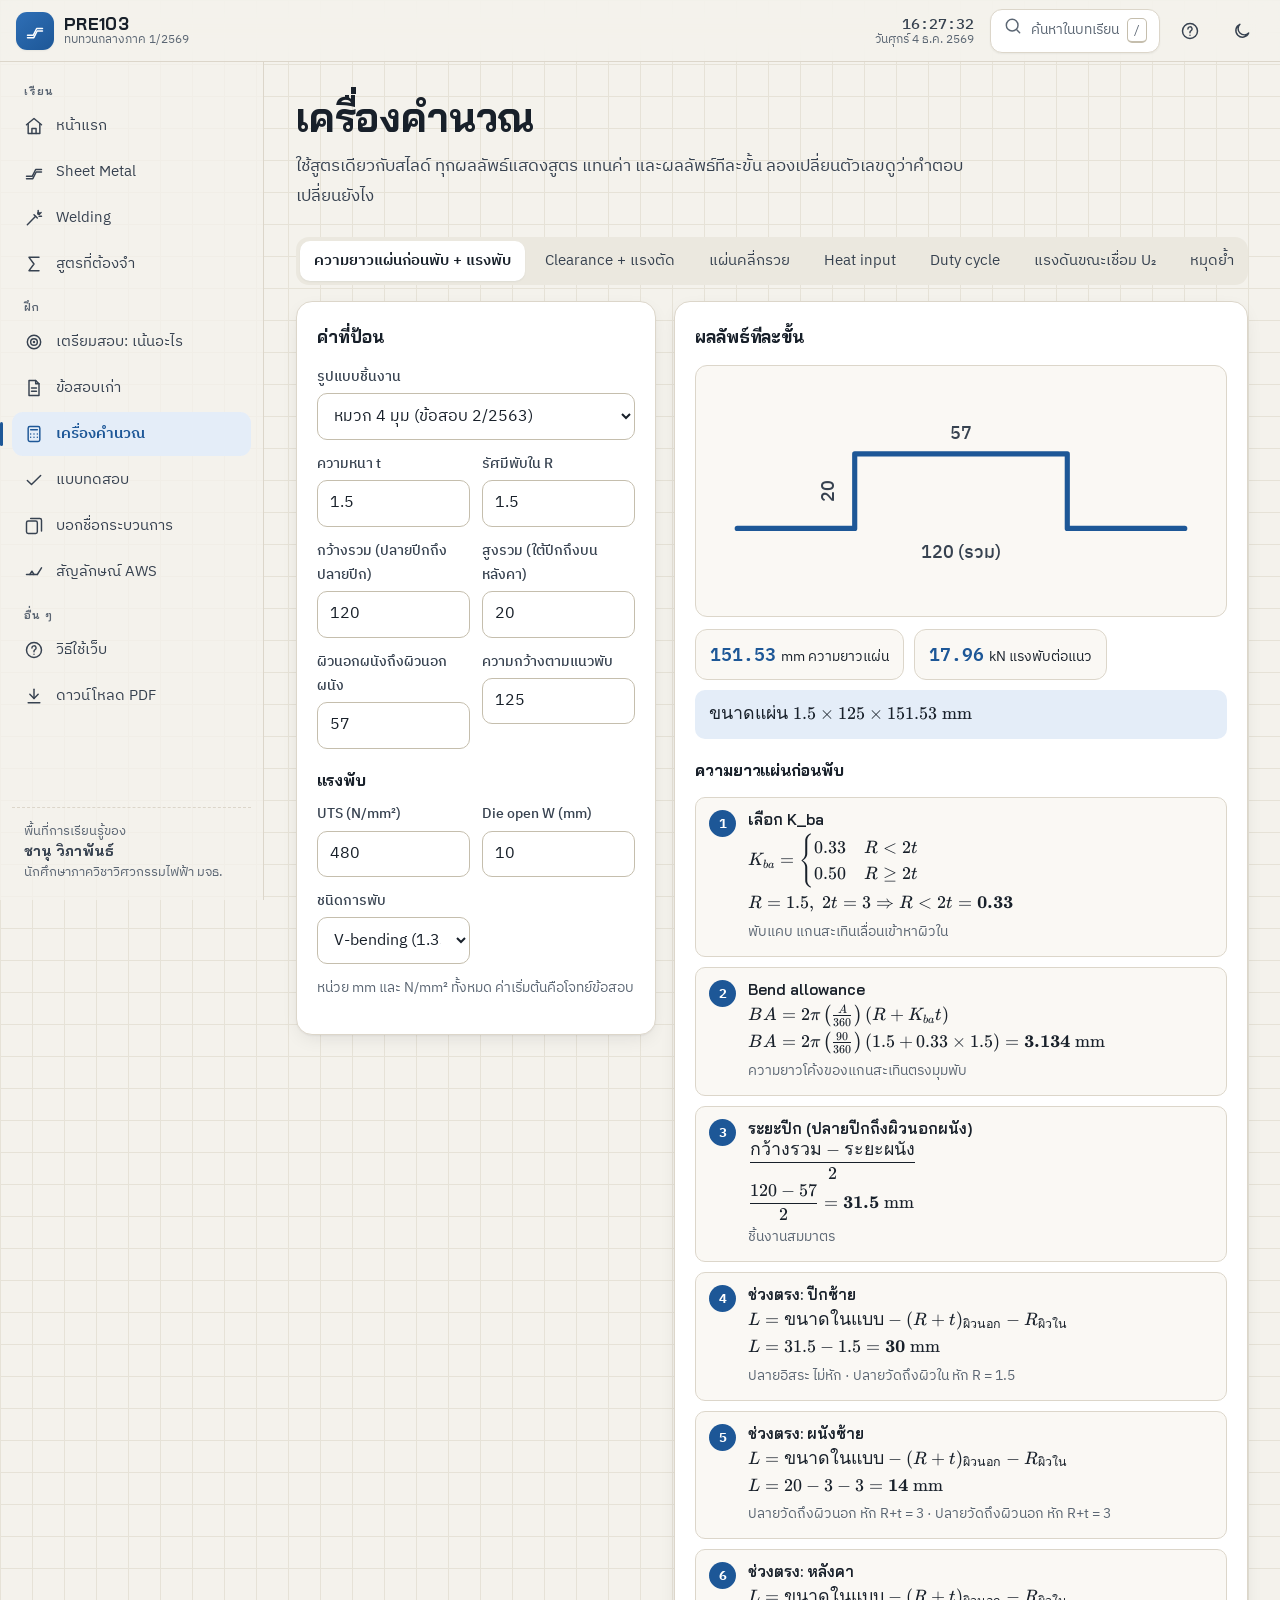
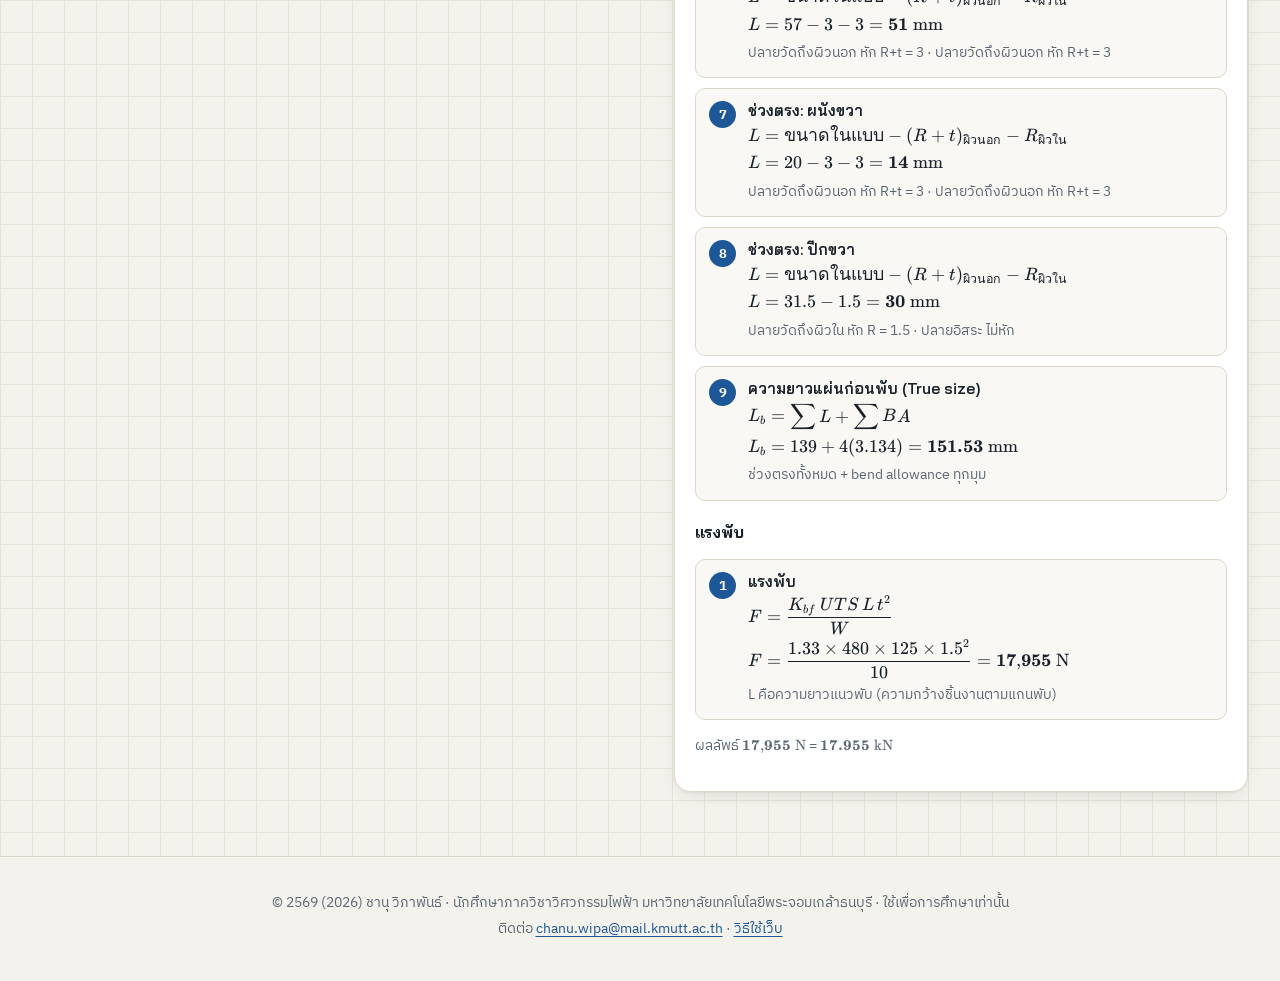
<file: calculators.html>
<!doctype html>
<html lang="th">
<head>
<meta charset="utf-8">
<meta name="viewport" content="width=device-width, initial-scale=1, viewport-fit=cover">
<title>เครื่องคำนวณ · PRE103 กลางภาค</title>
<meta name="description" content="ทบทวน PRE103 Production Technology ภาคการศึกษาที่ 1/2569 Sheet Metal Forming และ Welding Technology เรียบเรียงโดย ชานุ วิภาพันธ์">
<meta name="author" content="ชานุ วิภาพันธ์">
<meta name="theme-color" content="#f4f2ec" media="(prefers-color-scheme: light)">
<meta name="theme-color" content="#0f141a" media="(prefers-color-scheme: dark)">
<link rel="icon" href="favicon.svg" type="image/svg+xml">
<script>(function(){var d=document.documentElement;try{var t=localStorage.getItem('pre103-theme');if(t)d.dataset.theme=t}catch(e){}if(!matchMedia('(prefers-reduced-motion: reduce)').matches)d.classList.add('anim')})()</script>
<link rel="preconnect" href="https://fonts.googleapis.com">
<link rel="preconnect" href="https://fonts.gstatic.com" crossorigin>
<link rel="stylesheet" href="https://fonts.googleapis.com/css2?family=Bai+Jamjuree:wght@500;600;700&family=IBM+Plex+Sans+Thai:wght@400;500;600;700&family=IBM+Plex+Mono:wght@400;500;600&display=swap">
<link rel="stylesheet" href="vendor/katex/katex.min.css">
<link rel="stylesheet" href="css/styles.css">
</head>
<body class="" data-page="calculators.html">
<svg width="0" height="0" style="position:absolute" aria-hidden="true"><defs><symbol id="i-home" viewBox="0 0 24 24" fill="none" stroke="currentColor" stroke-width="1.75" stroke-linecap="round" stroke-linejoin="round"><path d="M3 10.5 12 3l9 7.5"/><path d="M5 9.5V21h14V9.5"/><path d="M9.5 21v-6h5v6"/></symbol><symbol id="i-sheet" viewBox="0 0 24 24" fill="none" stroke="currentColor" stroke-width="1.75" stroke-linecap="round" stroke-linejoin="round"><path d="M3 17h7l4-8h7"/><path d="M3 20h7.6l4-8H21"/></symbol><symbol id="i-weld" viewBox="0 0 24 24" fill="none" stroke="currentColor" stroke-width="1.75" stroke-linecap="round" stroke-linejoin="round"><path d="M4 20 14 10"/><path d="m12 8 4 4"/><path d="M17 3v3M20.5 5.5l-2 2M21 10h-3"/><circle cx="17.5" cy="6.5" r="1"/></symbol><symbol id="i-sigma" viewBox="0 0 24 24" fill="none" stroke="currentColor" stroke-width="1.75" stroke-linecap="round" stroke-linejoin="round"><path d="M18 4H6l6 8-6 8h12"/></symbol><symbol id="i-doc" viewBox="0 0 24 24" fill="none" stroke="currentColor" stroke-width="1.75" stroke-linecap="round" stroke-linejoin="round"><path d="M6 3h8l4 4v14H6z"/><path d="M14 3v4h4M9 12h6M9 16h6"/></symbol><symbol id="i-calc" viewBox="0 0 24 24" fill="none" stroke="currentColor" stroke-width="1.75" stroke-linecap="round" stroke-linejoin="round"><rect x="5" y="3" width="14" height="18" rx="2"/><path d="M8 7h8M8 12h.01M12 12h.01M16 12h.01M8 16h.01M12 16h.01M16 16h.01"/></symbol><symbol id="i-check" viewBox="0 0 24 24" fill="none" stroke="currentColor" stroke-width="1.75" stroke-linecap="round" stroke-linejoin="round"><path d="M4 12.5 9 17.5 20 6.5"/></symbol><symbol id="i-cards" viewBox="0 0 24 24" fill="none" stroke="currentColor" stroke-width="1.75" stroke-linecap="round" stroke-linejoin="round"><rect x="3" y="6" width="13" height="15" rx="2"/><path d="M8 3h11a2 2 0 0 1 2 2v13"/></symbol><symbol id="i-symbol" viewBox="0 0 24 24" fill="none" stroke="currentColor" stroke-width="1.75" stroke-linecap="round" stroke-linejoin="round"><path d="M3 15h13"/><path d="m16 15 5-8"/><path d="M7 15l2.5-4 2.5 4"/></symbol><symbol id="i-download" viewBox="0 0 24 24" fill="none" stroke="currentColor" stroke-width="1.75" stroke-linecap="round" stroke-linejoin="round"><path d="M12 4v11"/><path d="m7 10 5 5 5-5"/><path d="M5 20h14"/></symbol><symbol id="i-search" viewBox="0 0 24 24" fill="none" stroke="currentColor" stroke-width="1.75" stroke-linecap="round" stroke-linejoin="round"><circle cx="11" cy="11" r="7"/><path d="m20 20-3.5-3.5"/></symbol><symbol id="i-moon" viewBox="0 0 24 24" fill="none" stroke="currentColor" stroke-width="1.75" stroke-linecap="round" stroke-linejoin="round"><path d="M20 14.5A8 8 0 1 1 9.5 4a6.5 6.5 0 0 0 10.5 10.5z"/></symbol><symbol id="i-sun" viewBox="0 0 24 24" fill="none" stroke="currentColor" stroke-width="1.75" stroke-linecap="round" stroke-linejoin="round"><circle cx="12" cy="12" r="4"/><path d="M12 2v2M12 20v2M4.9 4.9l1.4 1.4M17.7 17.7l1.4 1.4M2 12h2M20 12h2M4.9 19.1l1.4-1.4M17.7 6.3l1.4-1.4"/></symbol><symbol id="i-menu" viewBox="0 0 24 24" fill="none" stroke="currentColor" stroke-width="1.75" stroke-linecap="round" stroke-linejoin="round"><path d="M4 7h16M4 12h16M4 17h16"/></symbol><symbol id="i-close" viewBox="0 0 24 24" fill="none" stroke="currentColor" stroke-width="1.75" stroke-linecap="round" stroke-linejoin="round"><path d="M6 6l12 12M18 6 6 18"/></symbol><symbol id="i-bulb" viewBox="0 0 24 24" fill="none" stroke="currentColor" stroke-width="1.75" stroke-linecap="round" stroke-linejoin="round"><path d="M9 18h6M10 21h4"/><path d="M12 3a6 6 0 0 0-3.5 10.9c.6.5 1 1.2 1 2.1h5c0-.9.4-1.6 1-2.1A6 6 0 0 0 12 3z"/></symbol><symbol id="i-alert" viewBox="0 0 24 24" fill="none" stroke="currentColor" stroke-width="1.75" stroke-linecap="round" stroke-linejoin="round"><path d="M12 3 2 20h20z"/><path d="M12 10v4M12 17h.01"/></symbol><symbol id="i-target" viewBox="0 0 24 24" fill="none" stroke="currentColor" stroke-width="1.75" stroke-linecap="round" stroke-linejoin="round"><circle cx="12" cy="12" r="8"/><circle cx="12" cy="12" r="4"/><circle cx="12" cy="12" r=".6"/></symbol><symbol id="i-book" viewBox="0 0 24 24" fill="none" stroke="currentColor" stroke-width="1.75" stroke-linecap="round" stroke-linejoin="round"><path d="M4 5a2 2 0 0 1 2-2h13v16H6a2 2 0 0 0-2 2z"/><path d="M4 19V5"/></symbol><symbol id="i-globe" viewBox="0 0 24 24" fill="none" stroke="currentColor" stroke-width="1.75" stroke-linecap="round" stroke-linejoin="round"><circle cx="12" cy="12" r="9"/><path d="M3 12h18M12 3a14 14 0 0 1 0 18M12 3a14 14 0 0 0 0 18"/></symbol><symbol id="i-help" viewBox="0 0 24 24" fill="none" stroke="currentColor" stroke-width="1.75" stroke-linecap="round" stroke-linejoin="round"><circle cx="12" cy="12" r="9"/><path d="M9.5 9.5a2.5 2.5 0 1 1 3.5 2.3c-.6.3-1 .9-1 1.6v.6M12 17h.01"/></symbol><symbol id="i-clock" viewBox="0 0 24 24" fill="none" stroke="currentColor" stroke-width="1.75" stroke-linecap="round" stroke-linejoin="round"><circle cx="12" cy="12" r="9"/><path d="M12 7v5l3 2"/></symbol><symbol id="i-user" viewBox="0 0 24 24" fill="none" stroke="currentColor" stroke-width="1.75" stroke-linecap="round" stroke-linejoin="round"><circle cx="12" cy="8" r="4"/><path d="M4 21a8 8 0 0 1 16 0"/></symbol><symbol id="i-play" viewBox="0 0 24 24" fill="none" stroke="currentColor" stroke-width="1.75" stroke-linecap="round" stroke-linejoin="round"><path d="M7 4v16l13-8z"/></symbol><symbol id="i-reset" viewBox="0 0 24 24" fill="none" stroke="currentColor" stroke-width="1.75" stroke-linecap="round" stroke-linejoin="round"><path d="M4 4v6h6"/><path d="M20 12a8 8 0 1 1-2.3-5.7L4 10"/></symbol><symbol id="i-copy" viewBox="0 0 24 24" fill="none" stroke="currentColor" stroke-width="1.75" stroke-linecap="round" stroke-linejoin="round"><rect x="8" y="8" width="12" height="12" rx="2"/><path d="M16 8V5a1 1 0 0 0-1-1H5a1 1 0 0 0-1 1v10a1 1 0 0 0 1 1h3"/></symbol><symbol id="i-left" viewBox="0 0 24 24" fill="none" stroke="currentColor" stroke-width="1.75" stroke-linecap="round" stroke-linejoin="round"><path d="M15 6l-6 6 6 6"/></symbol><symbol id="i-right" viewBox="0 0 24 24" fill="none" stroke="currentColor" stroke-width="1.75" stroke-linecap="round" stroke-linejoin="round"><path d="M9 6l6 6-6 6"/></symbol><symbol id="i-up" viewBox="0 0 24 24" fill="none" stroke="currentColor" stroke-width="1.75" stroke-linecap="round" stroke-linejoin="round"><path d="M12 19V5M6 11l6-6 6 6"/></symbol><symbol id="i-arrow" viewBox="0 0 24 24" fill="none" stroke="currentColor" stroke-width="1.75" stroke-linecap="round" stroke-linejoin="round"><path d="M5 12h14M13 6l6 6-6 6"/></symbol><symbol id="i-eye" viewBox="0 0 24 24" fill="none" stroke="currentColor" stroke-width="1.75" stroke-linecap="round" stroke-linejoin="round"><path d="M2 12s3.5-7 10-7 10 7 10 7-3.5 7-10 7S2 12 2 12z"/><circle cx="12" cy="12" r="3"/></symbol></defs></svg>
<div id="loader" class="loader" aria-hidden="true"><div class="loader-inner">
  <svg class="loader-art" viewBox="0 0 150 74"><path class="sheet" d="M8 62 H52 L75 22 L98 62 H142"/><path class="spk" d="M75 14 v-10"/><path class="spk" d="M66 17 l-7 -7"/><path class="spk" d="M84 17 l7 -7"/><path class="spk" d="M62 24 l-9 -2"/><path class="spk" d="M88 24 l9 -2"/></svg>
  <p class="loader-quote"></p><p class="loader-by"></p><div class="loader-bar"></div></div></div>
<a class="skip" href="#main">ข้ามไปเนื้อหา</a>
<header class="topbar">
  <div class="topbar-inner">
    <button class="icon-btn menu-btn" type="button" aria-label="เปิดเมนู" aria-expanded="false" aria-controls="sidenav"><svg class="ic" aria-hidden="true"><use href="#i-menu"/></svg></button>
    <a class="brand" href="index.html"><span class="brand-mark"><svg class="ic" aria-hidden="true"><use href="#i-sheet"/></svg></span><span class="brand-text"><b>PRE103</b><small>ทบทวนกลางภาค 1/2569</small></span></a>
    <div class="clock" aria-live="off" title="เวลาปัจจุบัน"><b data-clock>--:--:--</b><small data-clock-date></small></div>
    <button class="search-btn" type="button" data-open-search><span><svg class="ic" aria-hidden="true"><use href="#i-search"/></svg></span><span class="search-label">ค้นหาในบทเรียน</span><kbd>/</kbd></button>
    <button class="icon-btn" type="button" data-open-tour aria-label="แนะนำการใช้งาน" title="แนะนำการใช้งาน"><svg class="ic" aria-hidden="true"><use href="#i-help"/></svg></button>
    <button class="icon-btn" type="button" data-theme-toggle aria-label="สลับโหมดมืด/สว่าง"><svg class="ic" aria-hidden="true"><use href="#i-moon"/></svg></button>
  </div>
  
</header>
<div class="shell">
  <nav id="sidenav" class="sidenav" aria-label="เมนูหลัก"><div class="nav-group">เรียน</div><ul><li><a href="index.html"><svg class="ic" aria-hidden="true"><use href="#i-home"/></svg><span>หน้าแรก</span></a></li><li><a href="lesson-sheet-metal.html" data-track="L:sheet-metal"><svg class="ic" aria-hidden="true"><use href="#i-sheet"/></svg><span>Sheet Metal</span><span class="nav-prog" aria-hidden="true"></span></a></li><li><a href="lesson-welding.html" data-track="L:welding"><svg class="ic" aria-hidden="true"><use href="#i-weld"/></svg><span>Welding</span><span class="nav-prog" aria-hidden="true"></span></a></li><li><a href="formulas.html"><svg class="ic" aria-hidden="true"><use href="#i-sigma"/></svg><span>สูตรที่ต้องจำ</span></a></li></ul><div class="nav-group">ฝึก</div><ul><li><a href="prep.html" data-track="C"><svg class="ic" aria-hidden="true"><use href="#i-target"/></svg><span>เตรียมสอบ: เน้นอะไร</span><span class="nav-prog" aria-hidden="true"></span></a></li><li><a href="exams.html" data-track="Q"><svg class="ic" aria-hidden="true"><use href="#i-doc"/></svg><span>ข้อสอบเก่า</span><span class="nav-prog" aria-hidden="true"></span></a></li><li><a href="calculators.html" aria-current="page"><svg class="ic" aria-hidden="true"><use href="#i-calc"/></svg><span>เครื่องคำนวณ</span></a></li><li><a href="quiz.html"><svg class="ic" aria-hidden="true"><use href="#i-check"/></svg><span>แบบทดสอบ</span></a></li><li><a href="flashcards.html" data-track="F"><svg class="ic" aria-hidden="true"><use href="#i-cards"/></svg><span>บอกชื่อกระบวนการ</span><span class="nav-prog" aria-hidden="true"></span></a></li><li><a href="aws.html"><svg class="ic" aria-hidden="true"><use href="#i-symbol"/></svg><span>สัญลักษณ์ AWS</span></a></li></ul><div class="nav-group">อื่น ๆ</div><ul><li><a href="guide.html"><svg class="ic" aria-hidden="true"><use href="#i-help"/></svg><span>วิธีใช้เว็บ</span></a></li><li><a href="downloads.html"><svg class="ic" aria-hidden="true"><use href="#i-download"/></svg><span>ดาวน์โหลด PDF</span></a></li></ul>
    <div class="author-mini">พื้นที่การเรียนรู้ของ<br><b>ชานุ วิภาพันธ์</b><br>นักศึกษาภาควิชาวิศวกรรมไฟฟ้า มจธ.</div>
  </nav>
  <div class="scrim" data-close-nav></div>
  <main id="main" tabindex="-1"><div class="wrap"><header class="page-head"><h1>เครื่องคำนวณ</h1><p class="lead">ใช้สูตรเดียวกับสไลด์ ทุกผลลัพธ์แสดงสูตร แทนค่า และผลลัพธ์ทีละขั้น ลองเปลี่ยนตัวเลขดูว่าคำตอบเปลี่ยนยังไง</p></header><div id="calc-app"></div></div><script>window.__TOTALS={"Q":118,"F":46,"sheet-metal":51,"welding":49,"C":19}</script></main>
</div>
<footer class="site-foot">
  <p>© 2569 (2026) ชานุ วิภาพันธ์ · นักศึกษาภาควิชาวิศวกรรมไฟฟ้า มหาวิทยาลัยเทคโนโลยีพระจอมเกล้าธนบุรี · ใช้เพื่อการศึกษาเท่านั้น</p>
  <p>ติดต่อ <a href="mailto:chanu.wipa@mail.kmutt.ac.th">chanu.wipa@mail.kmutt.ac.th</a> · <a href="guide.html">วิธีใช้เว็บ</a></p>
  <p class="stats-line" data-stats-wrap hidden><svg class="ic ic-sm" aria-hidden="true"><use href="#i-eye"/></svg> เข้าชม <b data-stat="visits">0</b> ครั้ง · ผู้ใช้ <b data-stat="visitors">0</b> คน · วันนี้ <b data-stat="today">0</b> · ดาวน์โหลด PDF <b data-stat="downloads">0</b> ครั้ง</p>
</footer>
<nav class="bottom-nav" aria-label="เมนูลัด"><a href="index.html"><svg class="ic" aria-hidden="true"><use href="#i-home"/></svg><span>หน้าแรก</span></a><a href="lesson-sheet-metal.html"><svg class="ic" aria-hidden="true"><use href="#i-sheet"/></svg><span>Sheet</span></a><a href="lesson-welding.html"><svg class="ic" aria-hidden="true"><use href="#i-weld"/></svg><span>Welding</span></a><a href="exams.html"><svg class="ic" aria-hidden="true"><use href="#i-doc"/></svg><span>ข้อสอบ</span></a><a href="#" data-open-nav role="button"><svg class="ic" aria-hidden="true"><use href="#i-menu"/></svg><span>เมนู</span></a></nav>
<button class="to-top" type="button" aria-label="กลับขึ้นด้านบน"><svg class="ic" aria-hidden="true"><use href="#i-up"/></svg></button>
<div class="toast" role="status" aria-live="polite"></div>
<dialog id="search-dlg" class="search-dlg" aria-label="ค้นหา">
  <form method="dialog" class="search-form"><span><svg class="ic" aria-hidden="true"><use href="#i-search"/></svg></span><input id="search-input" type="search" placeholder="พิมพ์คำค้น เช่น clearance, E6013, springback" autocomplete="off" aria-label="คำค้น"><button class="icon-btn" value="close" aria-label="ปิด"><svg class="ic" aria-hidden="true"><use href="#i-close"/></svg></button></form>
  <ol id="search-results" class="search-results"></ol>
</dialog>
<dialog id="tour" class="tour" aria-labelledby="tour-title">
  <div class="tour-art" aria-hidden="true"></div>
  <div class="tour-body"><h2 id="tour-title"></h2><p></p></div>
  <div class="tour-foot"><div class="tour-dots" aria-hidden="true"></div><div class="hero-actions"><button class="btn btn-ghost btn-sm" type="button" data-tour="skip">ข้าม</button><button class="btn btn-sm" type="button" data-tour="prev">ย้อน</button><button class="btn btn-primary btn-sm" type="button" data-tour="next">ถัดไป</button></div></div>
</dialog>
<div id="lightbox" class="lightbox" hidden><button class="icon-btn lb-close" type="button" aria-label="ปิดรูป"><svg class="ic" aria-hidden="true"><use href="#i-close"/></svg></button><img alt=""></div>
<script>window.__QUOTES=[["เรียนทีละนิด แต่ทำทุกวัน ดีกว่าอ่านรวดเดียวคืนก่อนสอบ",""],["Measure twice, cut once.","สุภาษิตช่าง"],["ความรู้ที่ไม่ได้ลงมือทำ ก็เหมือนแผ่นเหล็กที่ยังไม่ได้พับ",""],["Strike while the iron is hot.","สุภาษิตอังกฤษ"],["สูตรจำได้ไม่ยาก ที่ยากคือรู้ว่าทำไมต้องใช้สูตรนั้น",""],["It always seems impossible until it is done.","Nelson Mandela"],["รอยเชื่อมที่ดีเริ่มจากการเตรียมรอยต่อที่ดี การสอบก็เหมือนกัน",""]];</script>

<script type="module" src="js/app.js"></script>
<script type="module" src="js/calc.js"></script>
</body>
</html>
</file>
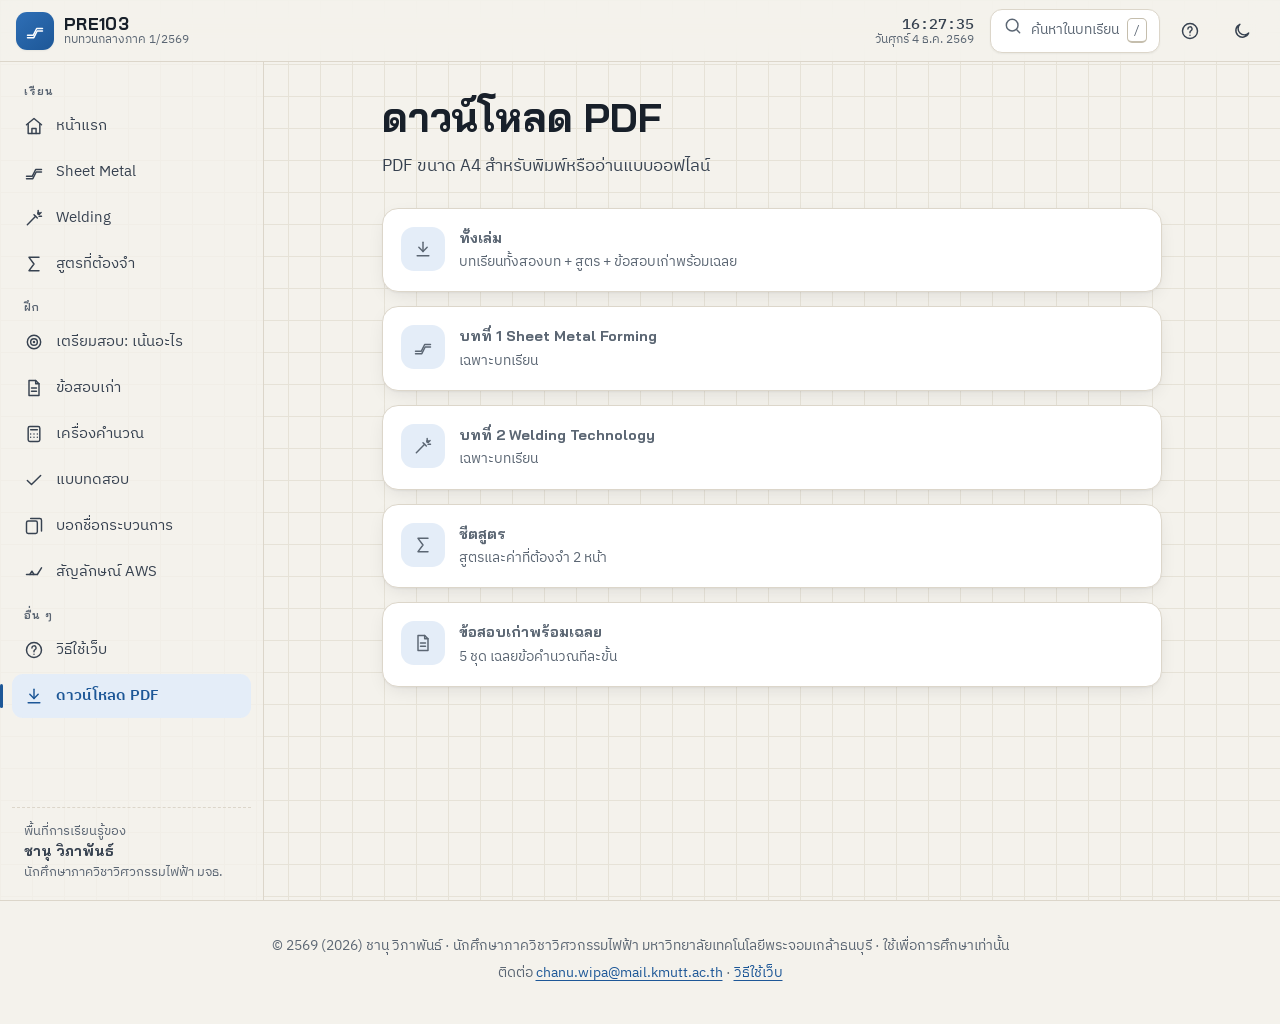
<file: downloads.html>
<!doctype html>
<html lang="th">
<head>
<meta charset="utf-8">
<meta name="viewport" content="width=device-width, initial-scale=1, viewport-fit=cover">
<title>ดาวน์โหลด PDF · PRE103 กลางภาค</title>
<meta name="description" content="ทบทวน PRE103 Production Technology ภาคการศึกษาที่ 1/2569 Sheet Metal Forming และ Welding Technology เรียบเรียงโดย ชานุ วิภาพันธ์">
<meta name="author" content="ชานุ วิภาพันธ์">
<meta name="theme-color" content="#f4f2ec" media="(prefers-color-scheme: light)">
<meta name="theme-color" content="#0f141a" media="(prefers-color-scheme: dark)">
<link rel="icon" href="favicon.svg" type="image/svg+xml">
<script>(function(){var d=document.documentElement;try{var t=localStorage.getItem('pre103-theme');if(t)d.dataset.theme=t}catch(e){}if(!matchMedia('(prefers-reduced-motion: reduce)').matches)d.classList.add('anim')})()</script>
<link rel="preconnect" href="https://fonts.googleapis.com">
<link rel="preconnect" href="https://fonts.gstatic.com" crossorigin>
<link rel="stylesheet" href="https://fonts.googleapis.com/css2?family=Bai+Jamjuree:wght@500;600;700&family=IBM+Plex+Sans+Thai:wght@400;500;600;700&family=IBM+Plex+Mono:wght@400;500;600&display=swap">
<link rel="stylesheet" href="vendor/katex/katex.min.css">
<link rel="stylesheet" href="css/styles.css">
</head>
<body class="" data-page="downloads.html">
<svg width="0" height="0" style="position:absolute" aria-hidden="true"><defs><symbol id="i-home" viewBox="0 0 24 24" fill="none" stroke="currentColor" stroke-width="1.75" stroke-linecap="round" stroke-linejoin="round"><path d="M3 10.5 12 3l9 7.5"/><path d="M5 9.5V21h14V9.5"/><path d="M9.5 21v-6h5v6"/></symbol><symbol id="i-sheet" viewBox="0 0 24 24" fill="none" stroke="currentColor" stroke-width="1.75" stroke-linecap="round" stroke-linejoin="round"><path d="M3 17h7l4-8h7"/><path d="M3 20h7.6l4-8H21"/></symbol><symbol id="i-weld" viewBox="0 0 24 24" fill="none" stroke="currentColor" stroke-width="1.75" stroke-linecap="round" stroke-linejoin="round"><path d="M4 20 14 10"/><path d="m12 8 4 4"/><path d="M17 3v3M20.5 5.5l-2 2M21 10h-3"/><circle cx="17.5" cy="6.5" r="1"/></symbol><symbol id="i-sigma" viewBox="0 0 24 24" fill="none" stroke="currentColor" stroke-width="1.75" stroke-linecap="round" stroke-linejoin="round"><path d="M18 4H6l6 8-6 8h12"/></symbol><symbol id="i-doc" viewBox="0 0 24 24" fill="none" stroke="currentColor" stroke-width="1.75" stroke-linecap="round" stroke-linejoin="round"><path d="M6 3h8l4 4v14H6z"/><path d="M14 3v4h4M9 12h6M9 16h6"/></symbol><symbol id="i-calc" viewBox="0 0 24 24" fill="none" stroke="currentColor" stroke-width="1.75" stroke-linecap="round" stroke-linejoin="round"><rect x="5" y="3" width="14" height="18" rx="2"/><path d="M8 7h8M8 12h.01M12 12h.01M16 12h.01M8 16h.01M12 16h.01M16 16h.01"/></symbol><symbol id="i-check" viewBox="0 0 24 24" fill="none" stroke="currentColor" stroke-width="1.75" stroke-linecap="round" stroke-linejoin="round"><path d="M4 12.5 9 17.5 20 6.5"/></symbol><symbol id="i-cards" viewBox="0 0 24 24" fill="none" stroke="currentColor" stroke-width="1.75" stroke-linecap="round" stroke-linejoin="round"><rect x="3" y="6" width="13" height="15" rx="2"/><path d="M8 3h11a2 2 0 0 1 2 2v13"/></symbol><symbol id="i-symbol" viewBox="0 0 24 24" fill="none" stroke="currentColor" stroke-width="1.75" stroke-linecap="round" stroke-linejoin="round"><path d="M3 15h13"/><path d="m16 15 5-8"/><path d="M7 15l2.5-4 2.5 4"/></symbol><symbol id="i-download" viewBox="0 0 24 24" fill="none" stroke="currentColor" stroke-width="1.75" stroke-linecap="round" stroke-linejoin="round"><path d="M12 4v11"/><path d="m7 10 5 5 5-5"/><path d="M5 20h14"/></symbol><symbol id="i-search" viewBox="0 0 24 24" fill="none" stroke="currentColor" stroke-width="1.75" stroke-linecap="round" stroke-linejoin="round"><circle cx="11" cy="11" r="7"/><path d="m20 20-3.5-3.5"/></symbol><symbol id="i-moon" viewBox="0 0 24 24" fill="none" stroke="currentColor" stroke-width="1.75" stroke-linecap="round" stroke-linejoin="round"><path d="M20 14.5A8 8 0 1 1 9.5 4a6.5 6.5 0 0 0 10.5 10.5z"/></symbol><symbol id="i-sun" viewBox="0 0 24 24" fill="none" stroke="currentColor" stroke-width="1.75" stroke-linecap="round" stroke-linejoin="round"><circle cx="12" cy="12" r="4"/><path d="M12 2v2M12 20v2M4.9 4.9l1.4 1.4M17.7 17.7l1.4 1.4M2 12h2M20 12h2M4.9 19.1l1.4-1.4M17.7 6.3l1.4-1.4"/></symbol><symbol id="i-menu" viewBox="0 0 24 24" fill="none" stroke="currentColor" stroke-width="1.75" stroke-linecap="round" stroke-linejoin="round"><path d="M4 7h16M4 12h16M4 17h16"/></symbol><symbol id="i-close" viewBox="0 0 24 24" fill="none" stroke="currentColor" stroke-width="1.75" stroke-linecap="round" stroke-linejoin="round"><path d="M6 6l12 12M18 6 6 18"/></symbol><symbol id="i-bulb" viewBox="0 0 24 24" fill="none" stroke="currentColor" stroke-width="1.75" stroke-linecap="round" stroke-linejoin="round"><path d="M9 18h6M10 21h4"/><path d="M12 3a6 6 0 0 0-3.5 10.9c.6.5 1 1.2 1 2.1h5c0-.9.4-1.6 1-2.1A6 6 0 0 0 12 3z"/></symbol><symbol id="i-alert" viewBox="0 0 24 24" fill="none" stroke="currentColor" stroke-width="1.75" stroke-linecap="round" stroke-linejoin="round"><path d="M12 3 2 20h20z"/><path d="M12 10v4M12 17h.01"/></symbol><symbol id="i-target" viewBox="0 0 24 24" fill="none" stroke="currentColor" stroke-width="1.75" stroke-linecap="round" stroke-linejoin="round"><circle cx="12" cy="12" r="8"/><circle cx="12" cy="12" r="4"/><circle cx="12" cy="12" r=".6"/></symbol><symbol id="i-book" viewBox="0 0 24 24" fill="none" stroke="currentColor" stroke-width="1.75" stroke-linecap="round" stroke-linejoin="round"><path d="M4 5a2 2 0 0 1 2-2h13v16H6a2 2 0 0 0-2 2z"/><path d="M4 19V5"/></symbol><symbol id="i-globe" viewBox="0 0 24 24" fill="none" stroke="currentColor" stroke-width="1.75" stroke-linecap="round" stroke-linejoin="round"><circle cx="12" cy="12" r="9"/><path d="M3 12h18M12 3a14 14 0 0 1 0 18M12 3a14 14 0 0 0 0 18"/></symbol><symbol id="i-help" viewBox="0 0 24 24" fill="none" stroke="currentColor" stroke-width="1.75" stroke-linecap="round" stroke-linejoin="round"><circle cx="12" cy="12" r="9"/><path d="M9.5 9.5a2.5 2.5 0 1 1 3.5 2.3c-.6.3-1 .9-1 1.6v.6M12 17h.01"/></symbol><symbol id="i-clock" viewBox="0 0 24 24" fill="none" stroke="currentColor" stroke-width="1.75" stroke-linecap="round" stroke-linejoin="round"><circle cx="12" cy="12" r="9"/><path d="M12 7v5l3 2"/></symbol><symbol id="i-user" viewBox="0 0 24 24" fill="none" stroke="currentColor" stroke-width="1.75" stroke-linecap="round" stroke-linejoin="round"><circle cx="12" cy="8" r="4"/><path d="M4 21a8 8 0 0 1 16 0"/></symbol><symbol id="i-play" viewBox="0 0 24 24" fill="none" stroke="currentColor" stroke-width="1.75" stroke-linecap="round" stroke-linejoin="round"><path d="M7 4v16l13-8z"/></symbol><symbol id="i-reset" viewBox="0 0 24 24" fill="none" stroke="currentColor" stroke-width="1.75" stroke-linecap="round" stroke-linejoin="round"><path d="M4 4v6h6"/><path d="M20 12a8 8 0 1 1-2.3-5.7L4 10"/></symbol><symbol id="i-copy" viewBox="0 0 24 24" fill="none" stroke="currentColor" stroke-width="1.75" stroke-linecap="round" stroke-linejoin="round"><rect x="8" y="8" width="12" height="12" rx="2"/><path d="M16 8V5a1 1 0 0 0-1-1H5a1 1 0 0 0-1 1v10a1 1 0 0 0 1 1h3"/></symbol><symbol id="i-left" viewBox="0 0 24 24" fill="none" stroke="currentColor" stroke-width="1.75" stroke-linecap="round" stroke-linejoin="round"><path d="M15 6l-6 6 6 6"/></symbol><symbol id="i-right" viewBox="0 0 24 24" fill="none" stroke="currentColor" stroke-width="1.75" stroke-linecap="round" stroke-linejoin="round"><path d="M9 6l6 6-6 6"/></symbol><symbol id="i-up" viewBox="0 0 24 24" fill="none" stroke="currentColor" stroke-width="1.75" stroke-linecap="round" stroke-linejoin="round"><path d="M12 19V5M6 11l6-6 6 6"/></symbol><symbol id="i-arrow" viewBox="0 0 24 24" fill="none" stroke="currentColor" stroke-width="1.75" stroke-linecap="round" stroke-linejoin="round"><path d="M5 12h14M13 6l6 6-6 6"/></symbol><symbol id="i-eye" viewBox="0 0 24 24" fill="none" stroke="currentColor" stroke-width="1.75" stroke-linecap="round" stroke-linejoin="round"><path d="M2 12s3.5-7 10-7 10 7 10 7-3.5 7-10 7S2 12 2 12z"/><circle cx="12" cy="12" r="3"/></symbol></defs></svg>
<div id="loader" class="loader" aria-hidden="true"><div class="loader-inner">
  <svg class="loader-art" viewBox="0 0 150 74"><path class="sheet" d="M8 62 H52 L75 22 L98 62 H142"/><path class="spk" d="M75 14 v-10"/><path class="spk" d="M66 17 l-7 -7"/><path class="spk" d="M84 17 l7 -7"/><path class="spk" d="M62 24 l-9 -2"/><path class="spk" d="M88 24 l9 -2"/></svg>
  <p class="loader-quote"></p><p class="loader-by"></p><div class="loader-bar"></div></div></div>
<a class="skip" href="#main">ข้ามไปเนื้อหา</a>
<header class="topbar">
  <div class="topbar-inner">
    <button class="icon-btn menu-btn" type="button" aria-label="เปิดเมนู" aria-expanded="false" aria-controls="sidenav"><svg class="ic" aria-hidden="true"><use href="#i-menu"/></svg></button>
    <a class="brand" href="index.html"><span class="brand-mark"><svg class="ic" aria-hidden="true"><use href="#i-sheet"/></svg></span><span class="brand-text"><b>PRE103</b><small>ทบทวนกลางภาค 1/2569</small></span></a>
    <div class="clock" aria-live="off" title="เวลาปัจจุบัน"><b data-clock>--:--:--</b><small data-clock-date></small></div>
    <button class="search-btn" type="button" data-open-search><span><svg class="ic" aria-hidden="true"><use href="#i-search"/></svg></span><span class="search-label">ค้นหาในบทเรียน</span><kbd>/</kbd></button>
    <button class="icon-btn" type="button" data-open-tour aria-label="แนะนำการใช้งาน" title="แนะนำการใช้งาน"><svg class="ic" aria-hidden="true"><use href="#i-help"/></svg></button>
    <button class="icon-btn" type="button" data-theme-toggle aria-label="สลับโหมดมืด/สว่าง"><svg class="ic" aria-hidden="true"><use href="#i-moon"/></svg></button>
  </div>
  
</header>
<div class="shell">
  <nav id="sidenav" class="sidenav" aria-label="เมนูหลัก"><div class="nav-group">เรียน</div><ul><li><a href="index.html"><svg class="ic" aria-hidden="true"><use href="#i-home"/></svg><span>หน้าแรก</span></a></li><li><a href="lesson-sheet-metal.html" data-track="L:sheet-metal"><svg class="ic" aria-hidden="true"><use href="#i-sheet"/></svg><span>Sheet Metal</span><span class="nav-prog" aria-hidden="true"></span></a></li><li><a href="lesson-welding.html" data-track="L:welding"><svg class="ic" aria-hidden="true"><use href="#i-weld"/></svg><span>Welding</span><span class="nav-prog" aria-hidden="true"></span></a></li><li><a href="formulas.html"><svg class="ic" aria-hidden="true"><use href="#i-sigma"/></svg><span>สูตรที่ต้องจำ</span></a></li></ul><div class="nav-group">ฝึก</div><ul><li><a href="prep.html" data-track="C"><svg class="ic" aria-hidden="true"><use href="#i-target"/></svg><span>เตรียมสอบ: เน้นอะไร</span><span class="nav-prog" aria-hidden="true"></span></a></li><li><a href="exams.html" data-track="Q"><svg class="ic" aria-hidden="true"><use href="#i-doc"/></svg><span>ข้อสอบเก่า</span><span class="nav-prog" aria-hidden="true"></span></a></li><li><a href="calculators.html"><svg class="ic" aria-hidden="true"><use href="#i-calc"/></svg><span>เครื่องคำนวณ</span></a></li><li><a href="quiz.html"><svg class="ic" aria-hidden="true"><use href="#i-check"/></svg><span>แบบทดสอบ</span></a></li><li><a href="flashcards.html" data-track="F"><svg class="ic" aria-hidden="true"><use href="#i-cards"/></svg><span>บอกชื่อกระบวนการ</span><span class="nav-prog" aria-hidden="true"></span></a></li><li><a href="aws.html"><svg class="ic" aria-hidden="true"><use href="#i-symbol"/></svg><span>สัญลักษณ์ AWS</span></a></li></ul><div class="nav-group">อื่น ๆ</div><ul><li><a href="guide.html"><svg class="ic" aria-hidden="true"><use href="#i-help"/></svg><span>วิธีใช้เว็บ</span></a></li><li><a href="downloads.html" aria-current="page"><svg class="ic" aria-hidden="true"><use href="#i-download"/></svg><span>ดาวน์โหลด PDF</span></a></li></ul>
    <div class="author-mini">พื้นที่การเรียนรู้ของ<br><b>ชานุ วิภาพันธ์</b><br>นักศึกษาภาควิชาวิศวกรรมไฟฟ้า มจธ.</div>
  </nav>
  <div class="scrim" data-close-nav></div>
  <main id="main" tabindex="-1"><div class="wrap narrow">
  <header class="page-head"><h1>ดาวน์โหลด PDF</h1><p class="lead">PDF ขนาด A4 สำหรับพิมพ์หรืออ่านแบบออฟไลน์</p></header>
  <div class="grid">
    <a class="card tool-card" href="pdf/PRE103-midterm-full.pdf" download><span class="tool-ic"><svg class="ic"><use href="#i-download"/></svg></span><span><b>ทั้งเล่ม</b><span>บทเรียนทั้งสองบท + สูตร + ข้อสอบเก่าพร้อมเฉลย</span></span></a>
    <a class="card tool-card" href="pdf/PRE103-sheet-metal.pdf" download><span class="tool-ic"><svg class="ic"><use href="#i-sheet"/></svg></span><span><b>บทที่ 1 Sheet Metal Forming</b><span>เฉพาะบทเรียน</span></span></a>
    <a class="card tool-card" href="pdf/PRE103-welding.pdf" download><span class="tool-ic"><svg class="ic"><use href="#i-weld"/></svg></span><span><b>บทที่ 2 Welding Technology</b><span>เฉพาะบทเรียน</span></span></a>
    <a class="card tool-card" href="pdf/PRE103-formula-sheet.pdf" download><span class="tool-ic"><svg class="ic"><use href="#i-sigma"/></svg></span><span><b>ชีตสูตร</b><span>สูตรและค่าที่ต้องจำ 2 หน้า</span></span></a>
    <a class="card tool-card" href="pdf/PRE103-exams.pdf" download><span class="tool-ic"><svg class="ic"><use href="#i-doc"/></svg></span><span><b>ข้อสอบเก่าพร้อมเฉลย</b><span>5 ชุด เฉลยข้อคำนวณทีละขั้น</span></span></a>
  </div>
</div>
<script>window.__TOTALS={"Q":118,"F":46,"sheet-metal":51,"welding":49,"C":19}</script></main>
</div>
<footer class="site-foot">
  <p>© 2569 (2026) ชานุ วิภาพันธ์ · นักศึกษาภาควิชาวิศวกรรมไฟฟ้า มหาวิทยาลัยเทคโนโลยีพระจอมเกล้าธนบุรี · ใช้เพื่อการศึกษาเท่านั้น</p>
  <p>ติดต่อ <a href="mailto:chanu.wipa@mail.kmutt.ac.th">chanu.wipa@mail.kmutt.ac.th</a> · <a href="guide.html">วิธีใช้เว็บ</a></p>
  <p class="stats-line" data-stats-wrap hidden><svg class="ic ic-sm" aria-hidden="true"><use href="#i-eye"/></svg> เข้าชม <b data-stat="visits">0</b> ครั้ง · ผู้ใช้ <b data-stat="visitors">0</b> คน · วันนี้ <b data-stat="today">0</b> · ดาวน์โหลด PDF <b data-stat="downloads">0</b> ครั้ง</p>
</footer>
<nav class="bottom-nav" aria-label="เมนูลัด"><a href="index.html"><svg class="ic" aria-hidden="true"><use href="#i-home"/></svg><span>หน้าแรก</span></a><a href="lesson-sheet-metal.html"><svg class="ic" aria-hidden="true"><use href="#i-sheet"/></svg><span>Sheet</span></a><a href="lesson-welding.html"><svg class="ic" aria-hidden="true"><use href="#i-weld"/></svg><span>Welding</span></a><a href="exams.html"><svg class="ic" aria-hidden="true"><use href="#i-doc"/></svg><span>ข้อสอบ</span></a><a href="#" data-open-nav role="button"><svg class="ic" aria-hidden="true"><use href="#i-menu"/></svg><span>เมนู</span></a></nav>
<button class="to-top" type="button" aria-label="กลับขึ้นด้านบน"><svg class="ic" aria-hidden="true"><use href="#i-up"/></svg></button>
<div class="toast" role="status" aria-live="polite"></div>
<dialog id="search-dlg" class="search-dlg" aria-label="ค้นหา">
  <form method="dialog" class="search-form"><span><svg class="ic" aria-hidden="true"><use href="#i-search"/></svg></span><input id="search-input" type="search" placeholder="พิมพ์คำค้น เช่น clearance, E6013, springback" autocomplete="off" aria-label="คำค้น"><button class="icon-btn" value="close" aria-label="ปิด"><svg class="ic" aria-hidden="true"><use href="#i-close"/></svg></button></form>
  <ol id="search-results" class="search-results"></ol>
</dialog>
<dialog id="tour" class="tour" aria-labelledby="tour-title">
  <div class="tour-art" aria-hidden="true"></div>
  <div class="tour-body"><h2 id="tour-title"></h2><p></p></div>
  <div class="tour-foot"><div class="tour-dots" aria-hidden="true"></div><div class="hero-actions"><button class="btn btn-ghost btn-sm" type="button" data-tour="skip">ข้าม</button><button class="btn btn-sm" type="button" data-tour="prev">ย้อน</button><button class="btn btn-primary btn-sm" type="button" data-tour="next">ถัดไป</button></div></div>
</dialog>
<div id="lightbox" class="lightbox" hidden><button class="icon-btn lb-close" type="button" aria-label="ปิดรูป"><svg class="ic" aria-hidden="true"><use href="#i-close"/></svg></button><img alt=""></div>
<script>window.__QUOTES=[["เรียนทีละนิด แต่ทำทุกวัน ดีกว่าอ่านรวดเดียวคืนก่อนสอบ",""],["Measure twice, cut once.","สุภาษิตช่าง"],["ความรู้ที่ไม่ได้ลงมือทำ ก็เหมือนแผ่นเหล็กที่ยังไม่ได้พับ",""],["Strike while the iron is hot.","สุภาษิตอังกฤษ"],["สูตรจำได้ไม่ยาก ที่ยากคือรู้ว่าทำไมต้องใช้สูตรนั้น",""],["It always seems impossible until it is done.","Nelson Mandela"],["รอยเชื่อมที่ดีเริ่มจากการเตรียมรอยต่อที่ดี การสอบก็เหมือนกัน",""]];</script>

<script type="module" src="js/app.js"></script>

</body>
</html>
</file>
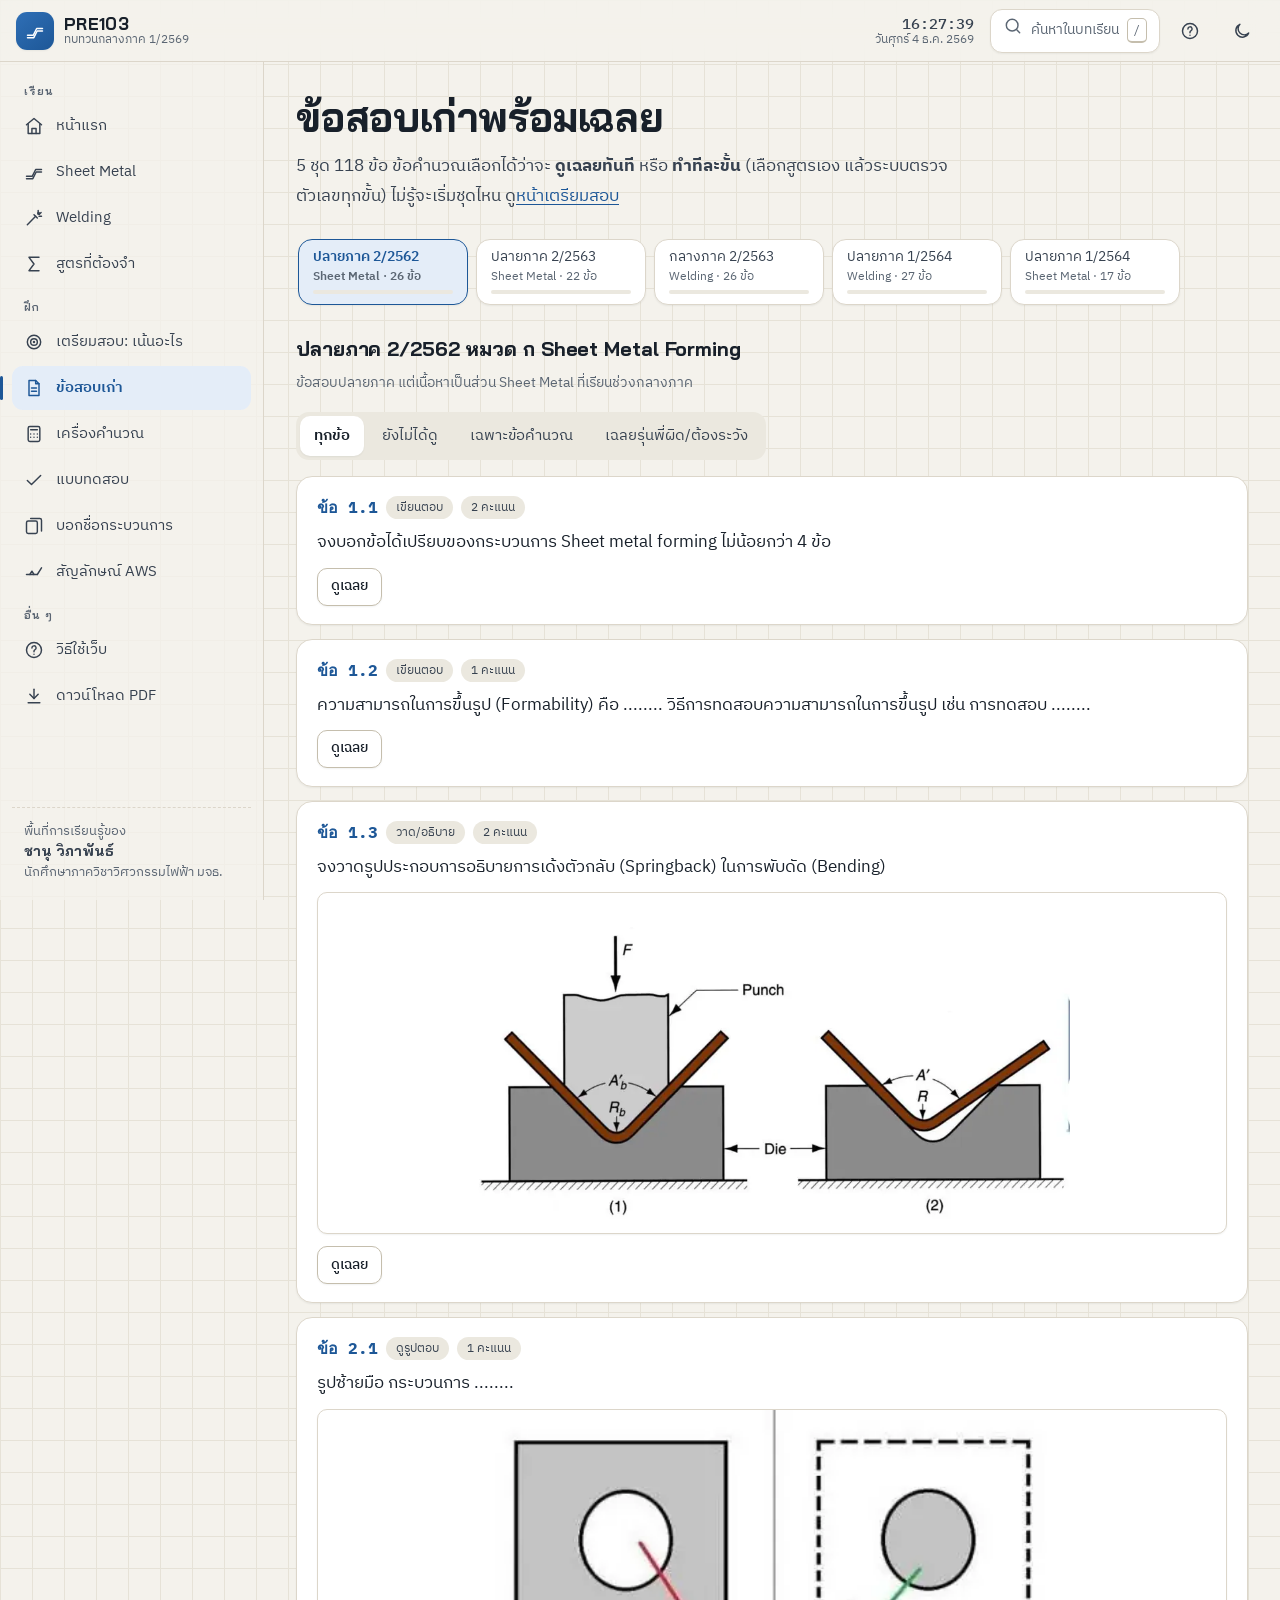
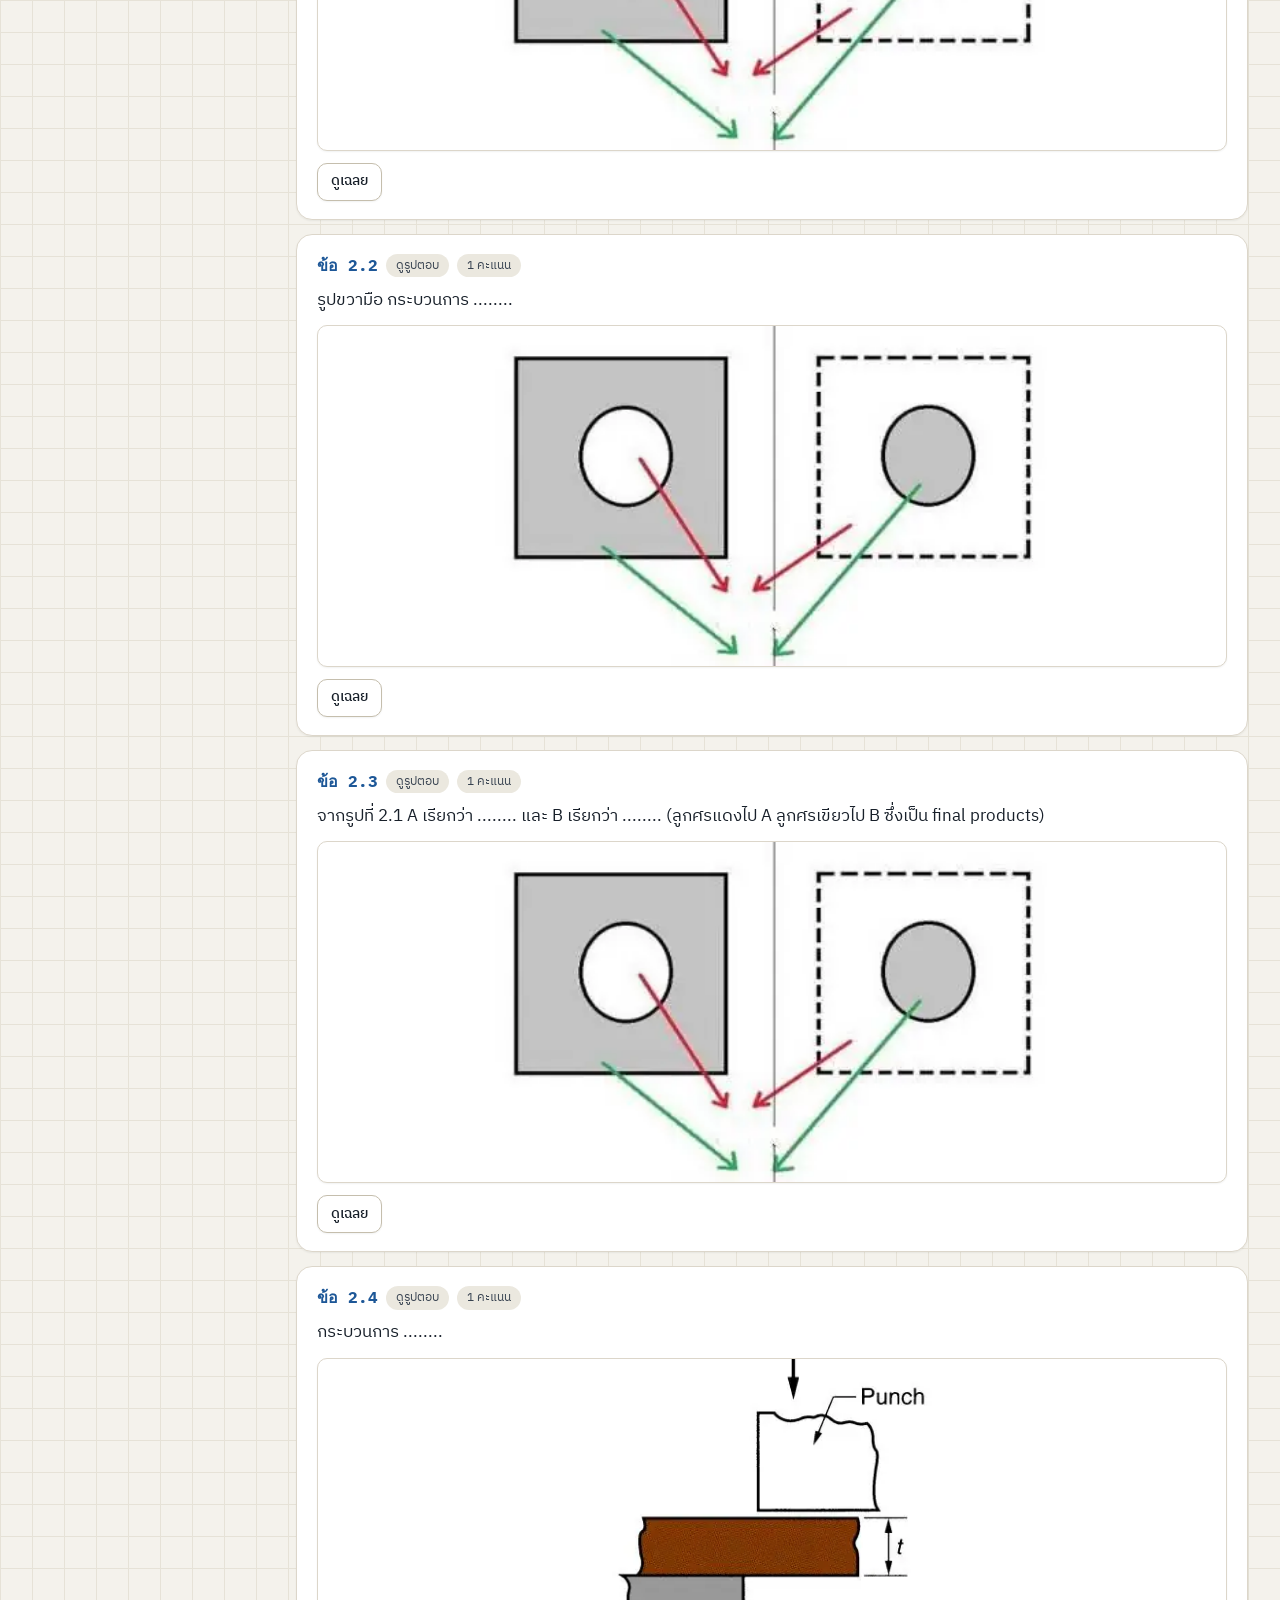
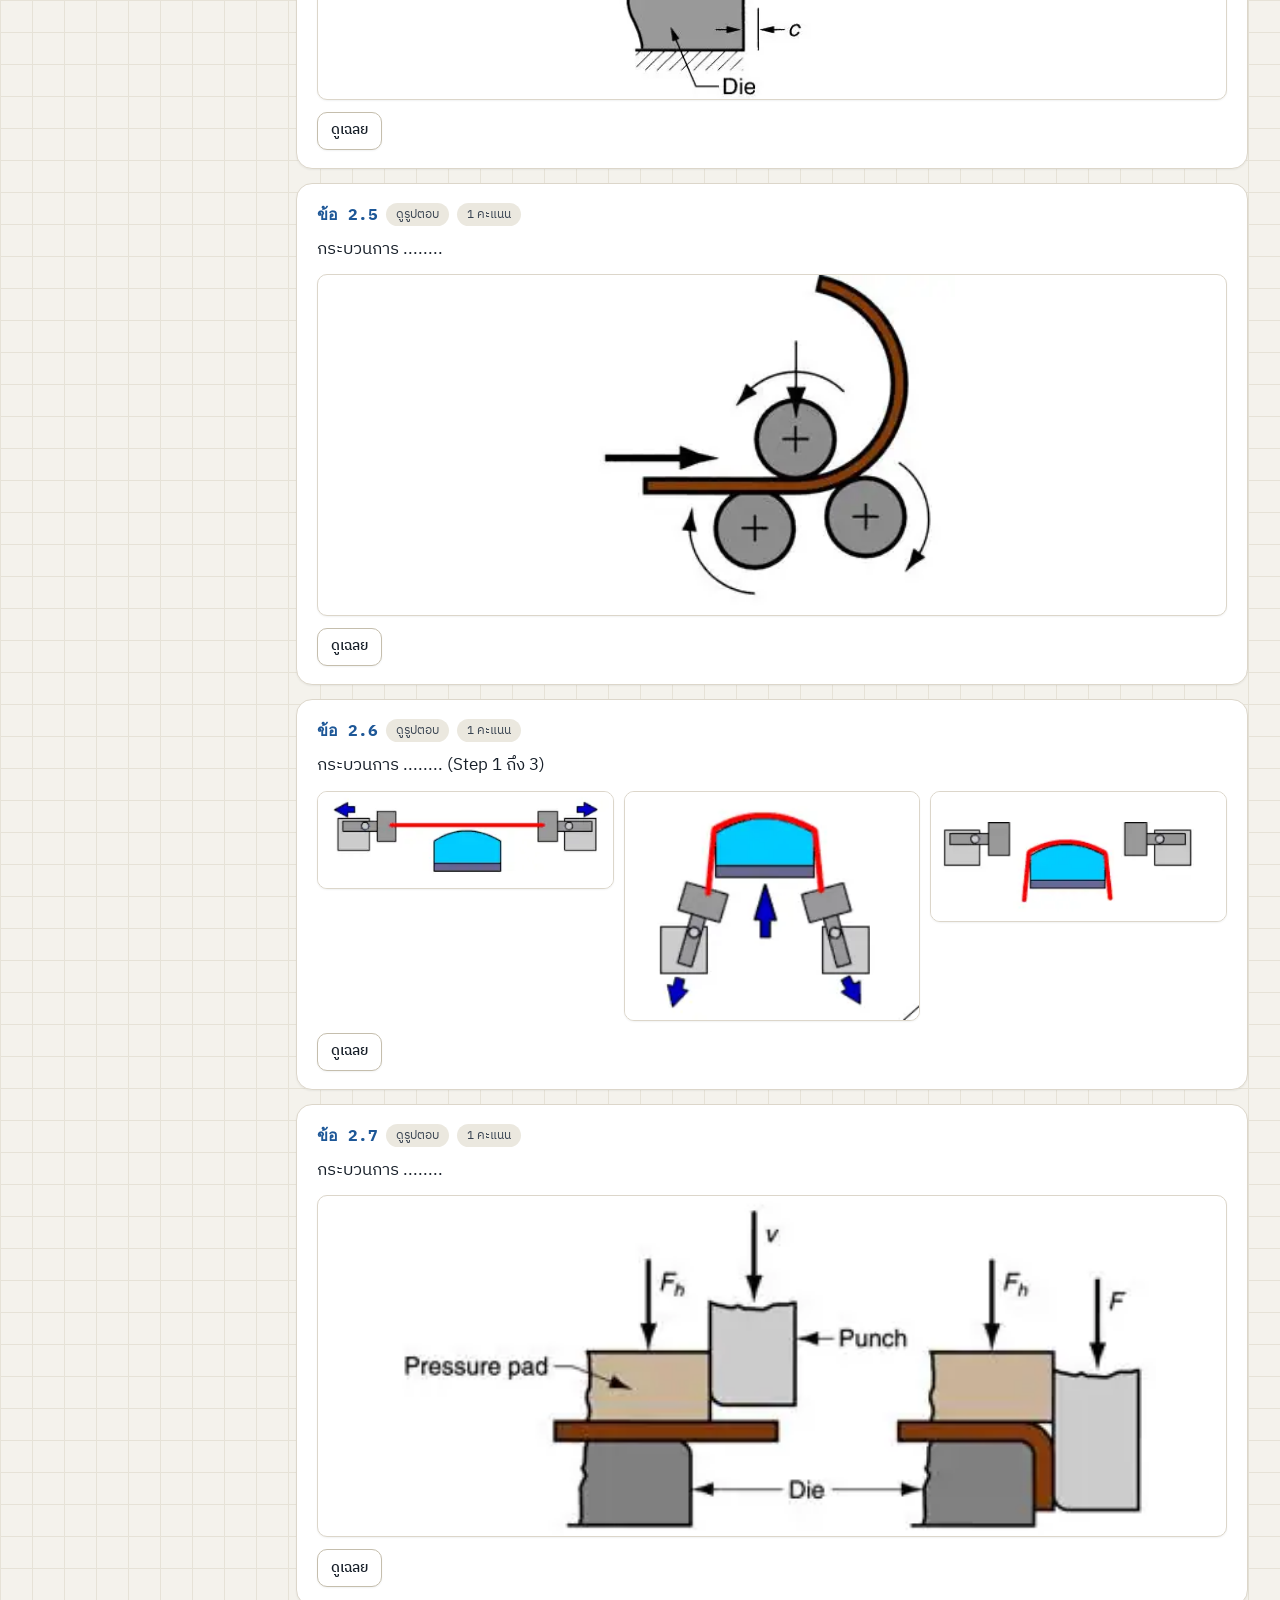
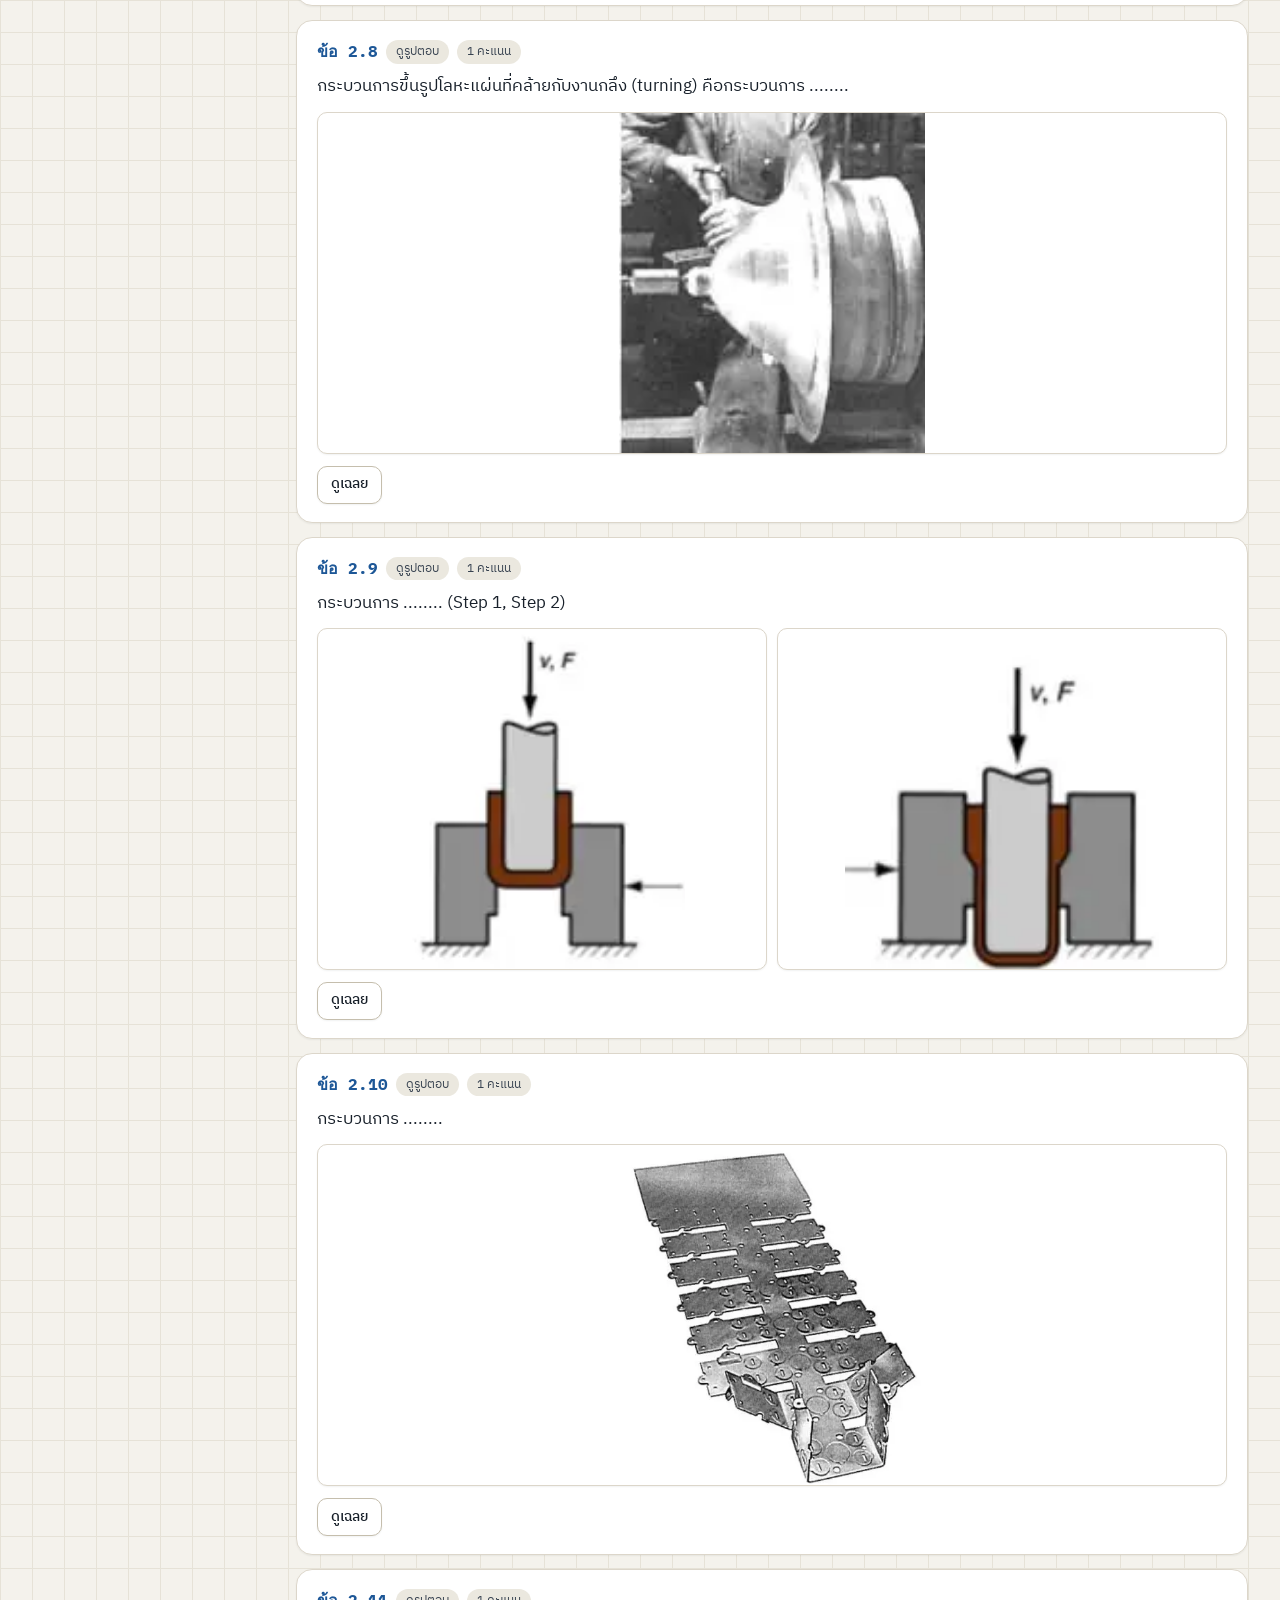
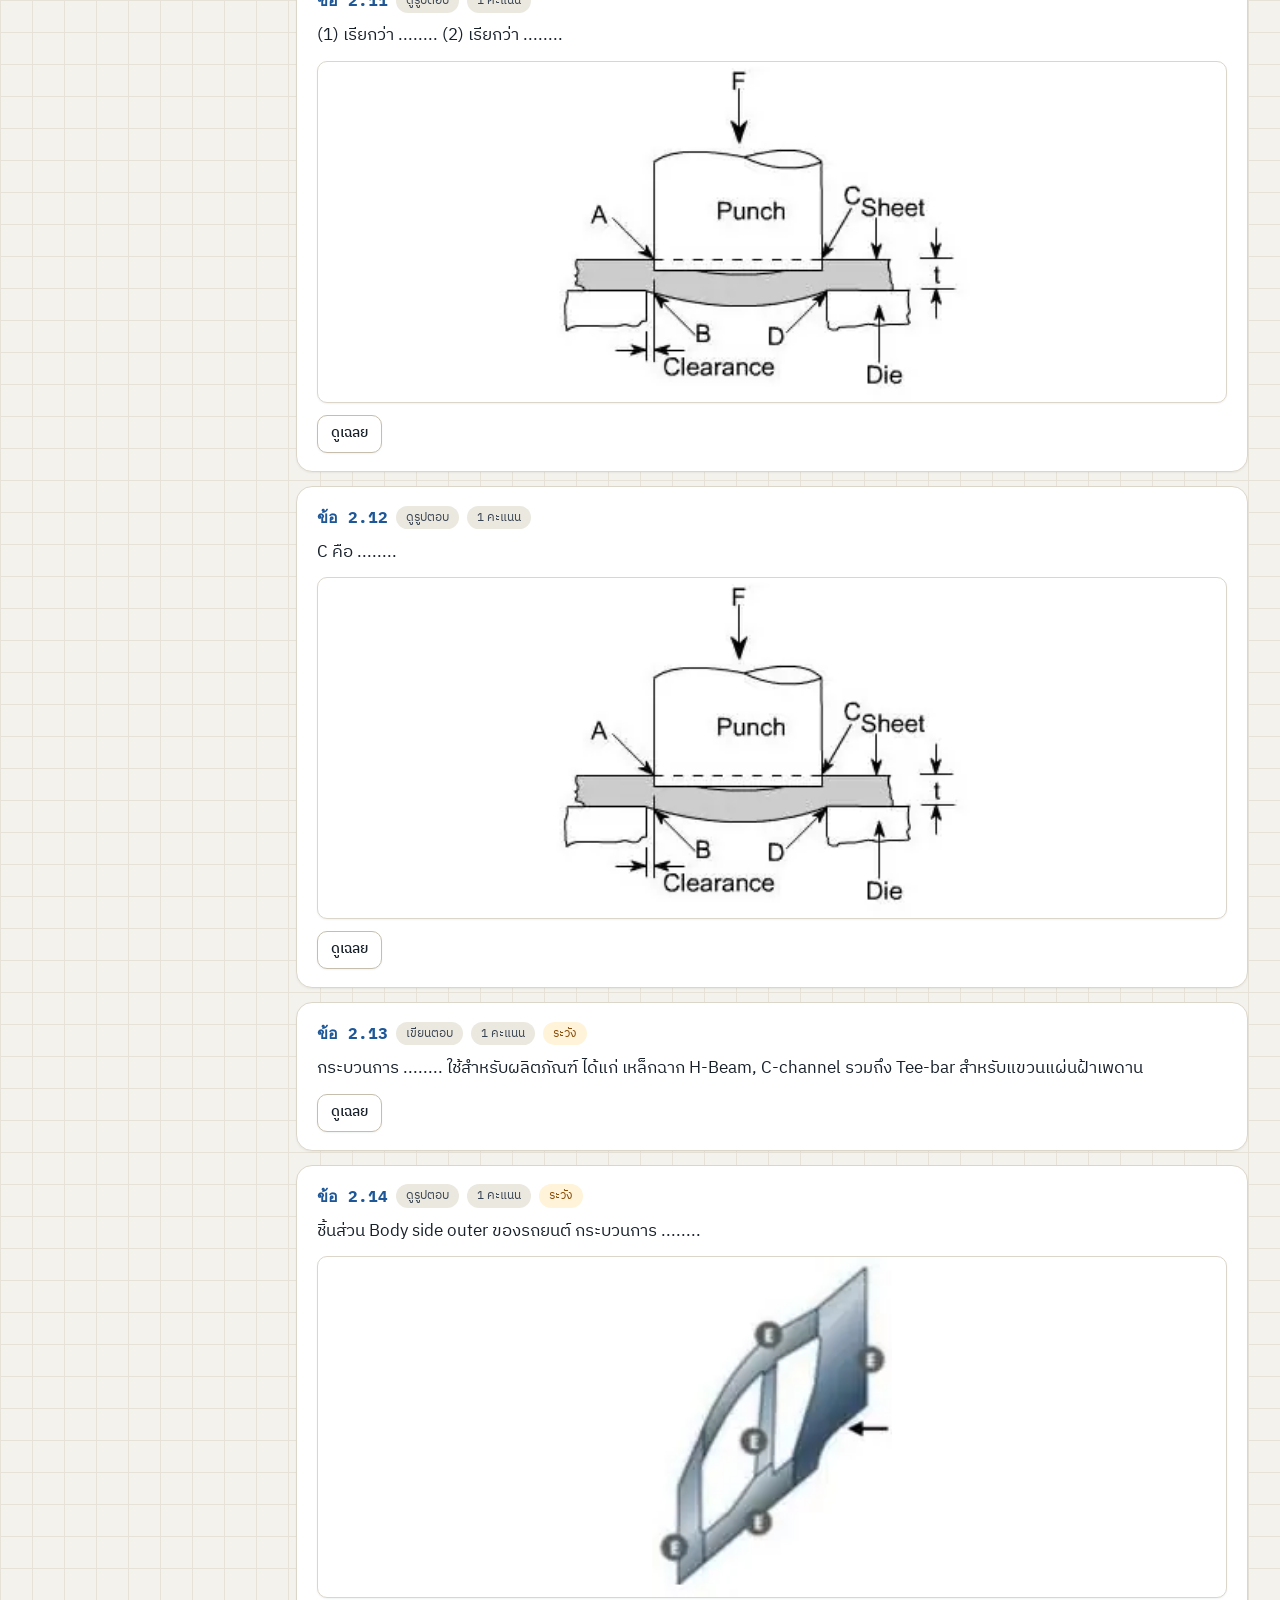
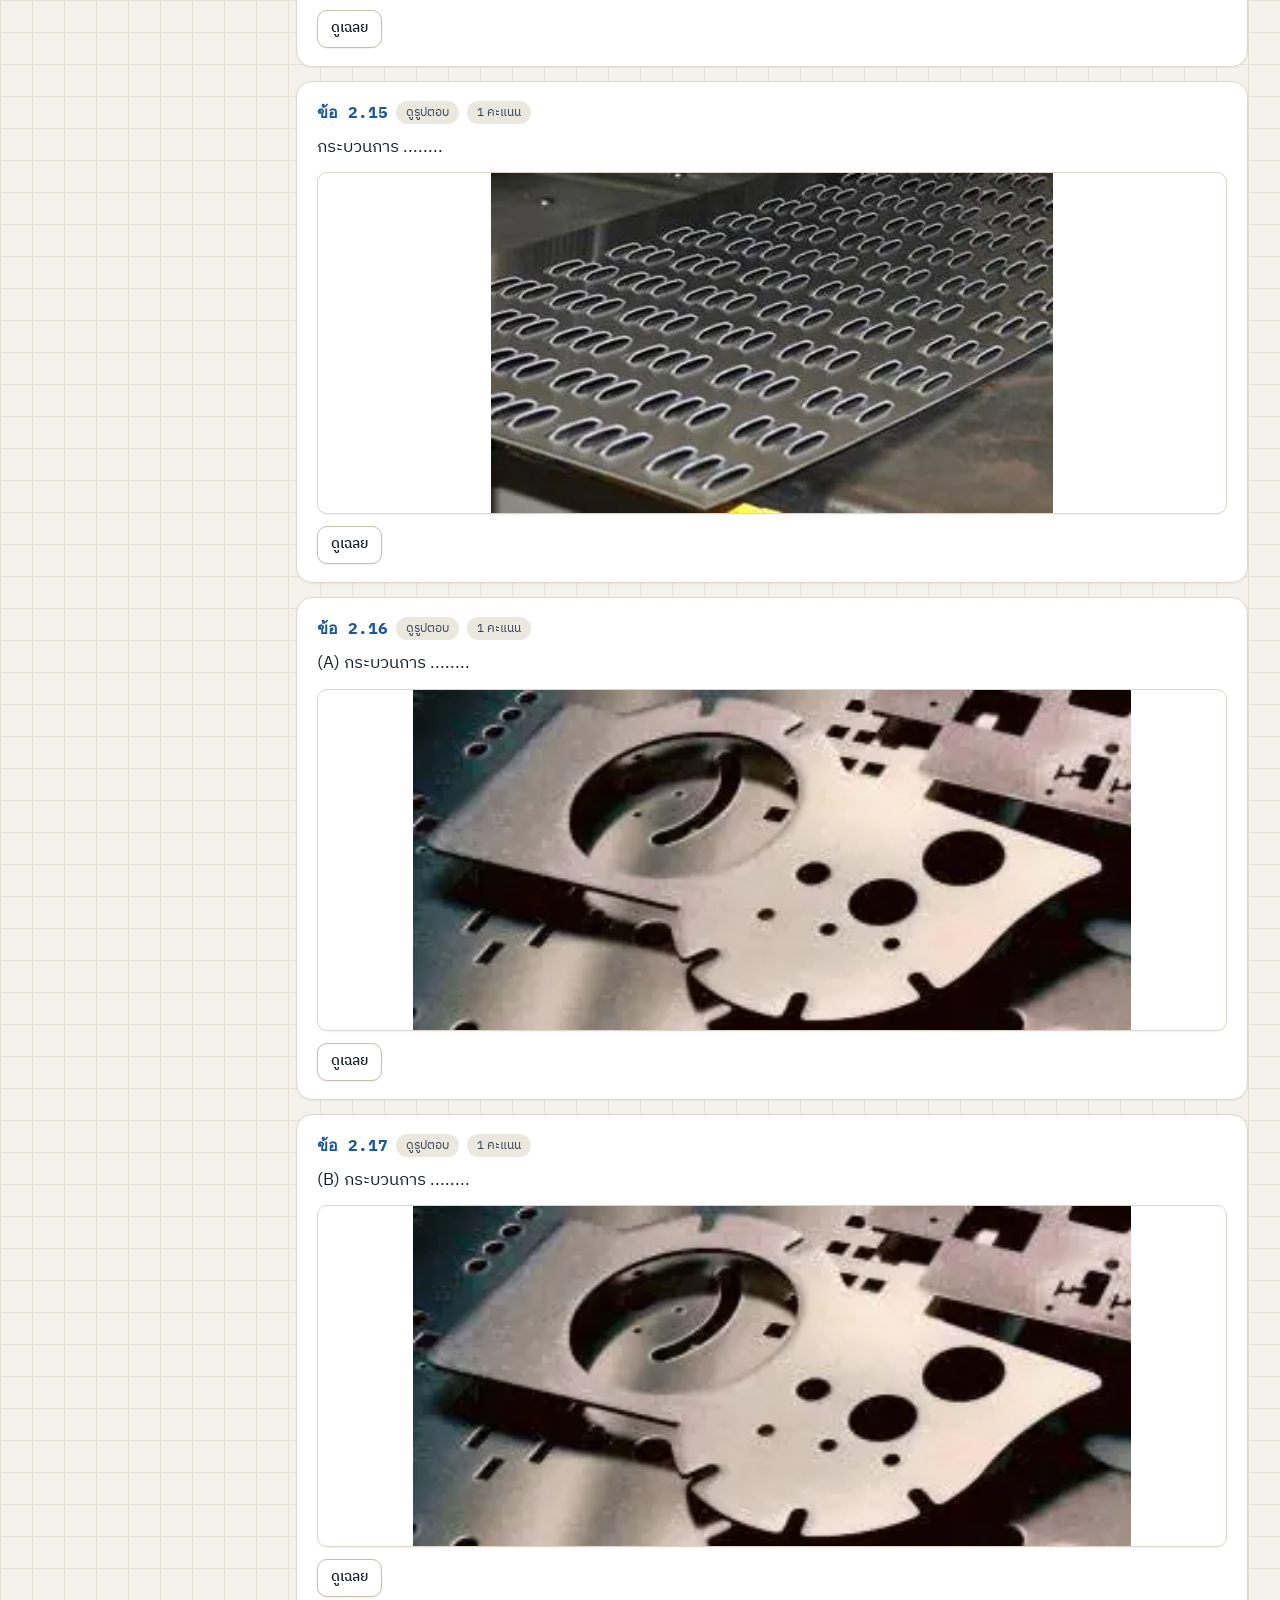
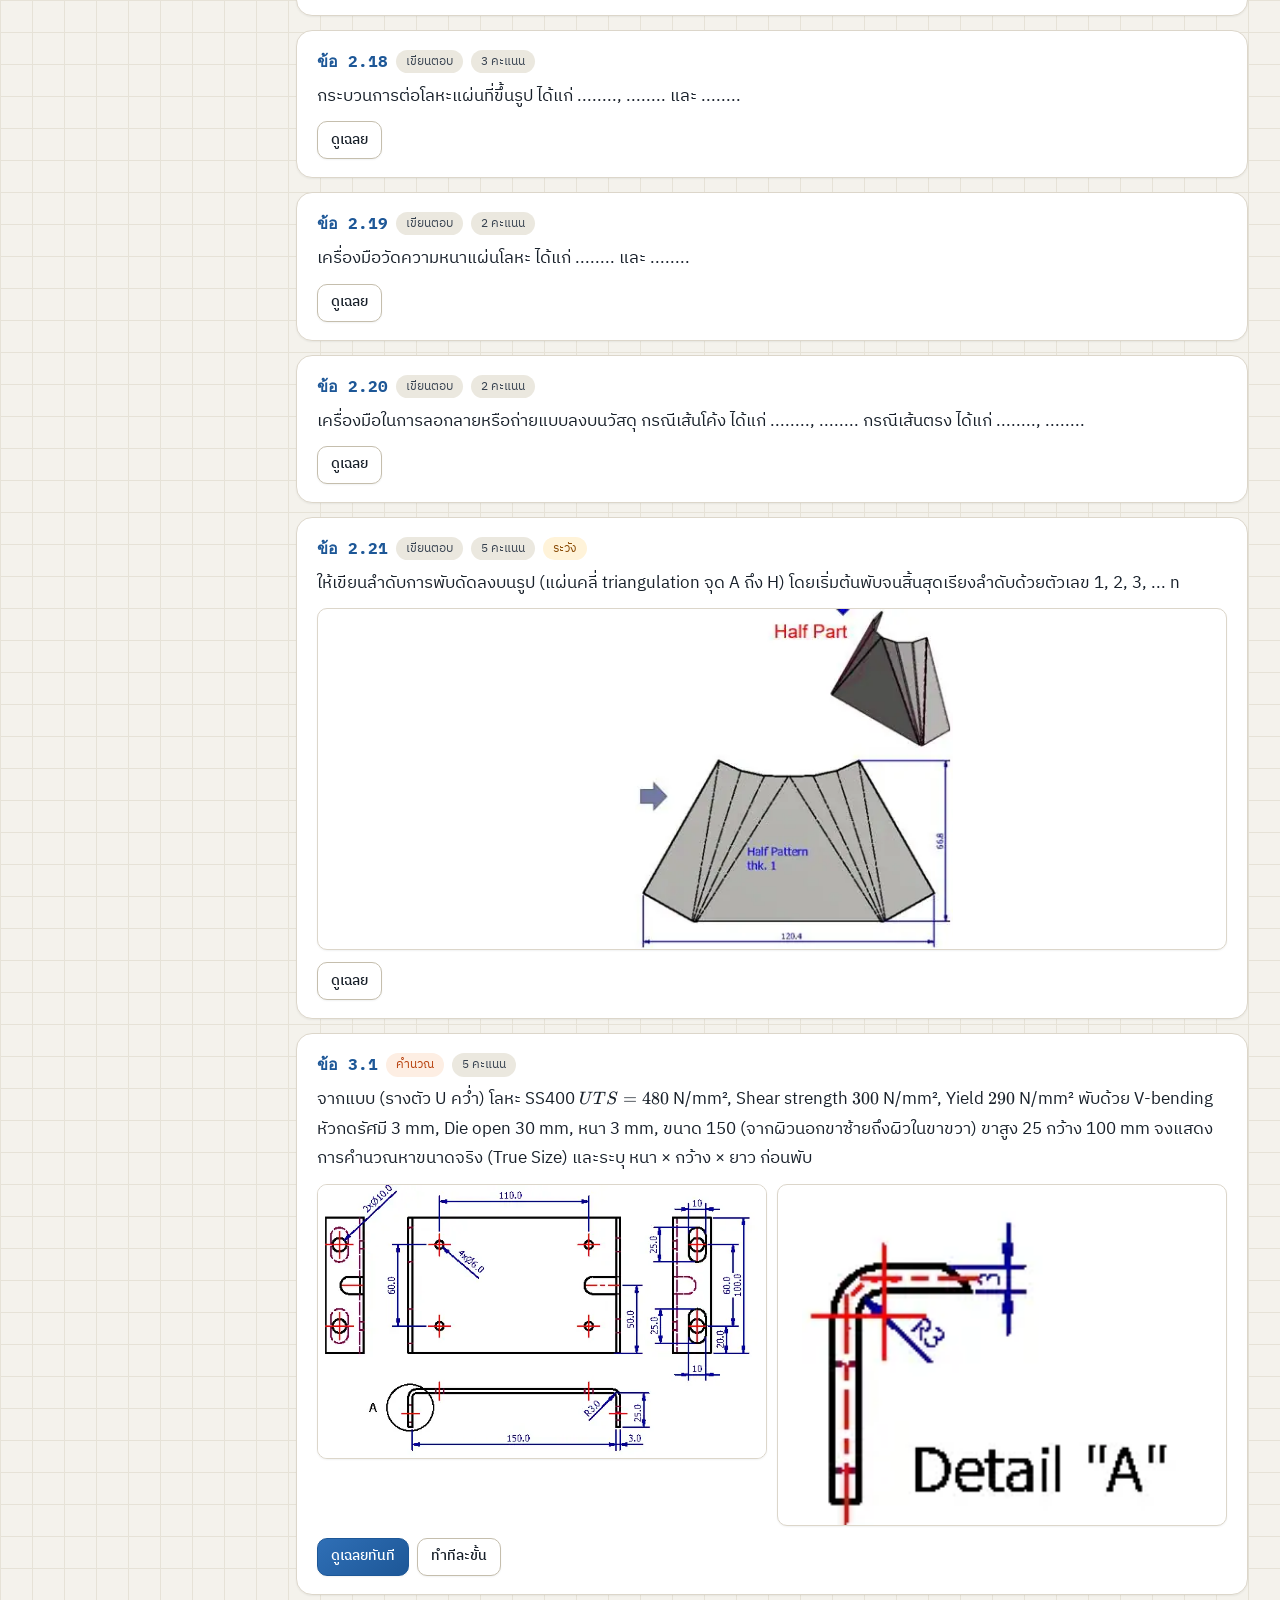
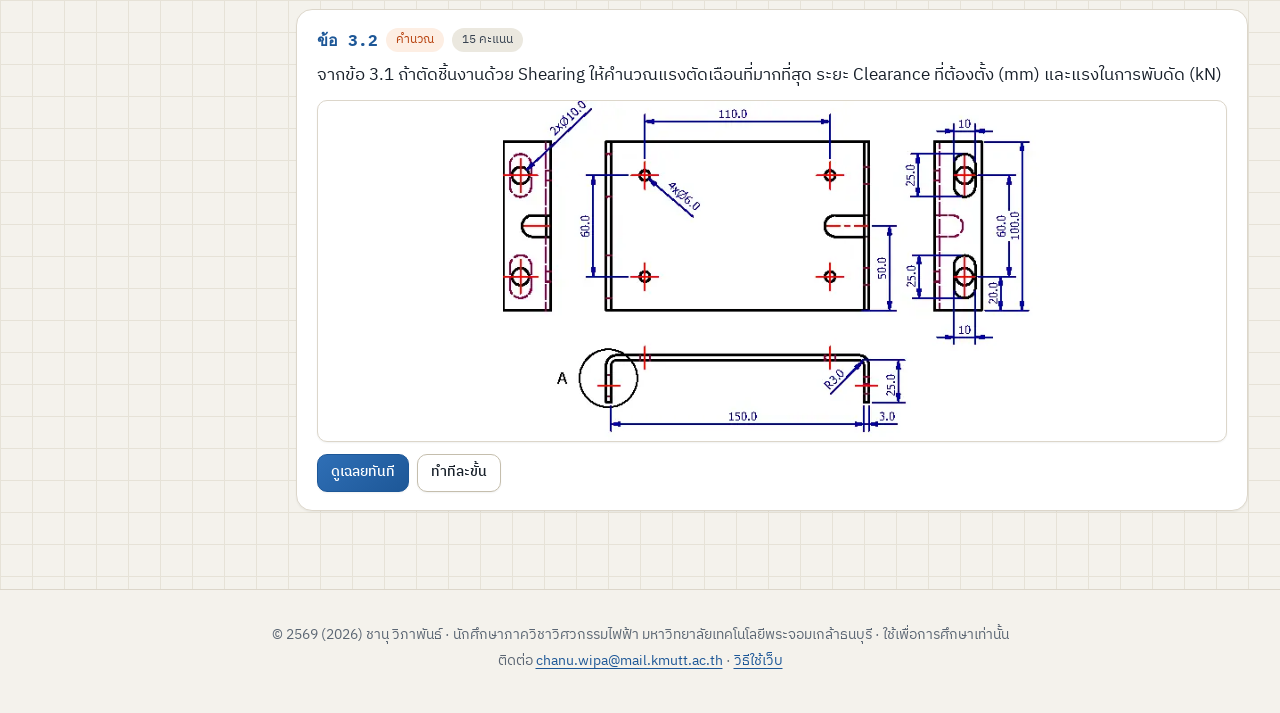
<file: exams.html>
<!doctype html>
<html lang="th">
<head>
<meta charset="utf-8">
<meta name="viewport" content="width=device-width, initial-scale=1, viewport-fit=cover">
<title>ข้อสอบเก่าและตัวอย่าง · PRE103 กลางภาค</title>
<meta name="description" content="ทบทวน PRE103 Production Technology ภาคการศึกษาที่ 1/2569 Sheet Metal Forming และ Welding Technology เรียบเรียงโดย ชานุ วิภาพันธ์">
<meta name="author" content="ชานุ วิภาพันธ์">
<meta name="theme-color" content="#f4f2ec" media="(prefers-color-scheme: light)">
<meta name="theme-color" content="#0f141a" media="(prefers-color-scheme: dark)">
<link rel="icon" href="favicon.svg" type="image/svg+xml">
<script>(function(){var d=document.documentElement;try{var t=localStorage.getItem('pre103-theme');if(t)d.dataset.theme=t}catch(e){}if(!matchMedia('(prefers-reduced-motion: reduce)').matches)d.classList.add('anim')})()</script>
<link rel="preconnect" href="https://fonts.googleapis.com">
<link rel="preconnect" href="https://fonts.gstatic.com" crossorigin>
<link rel="stylesheet" href="https://fonts.googleapis.com/css2?family=Bai+Jamjuree:wght@500;600;700&family=IBM+Plex+Sans+Thai:wght@400;500;600;700&family=IBM+Plex+Mono:wght@400;500;600&display=swap">
<link rel="stylesheet" href="vendor/katex/katex.min.css">
<link rel="stylesheet" href="css/styles.css">
</head>
<body class="" data-page="exams.html">
<svg width="0" height="0" style="position:absolute" aria-hidden="true"><defs><symbol id="i-home" viewBox="0 0 24 24" fill="none" stroke="currentColor" stroke-width="1.75" stroke-linecap="round" stroke-linejoin="round"><path d="M3 10.5 12 3l9 7.5"/><path d="M5 9.5V21h14V9.5"/><path d="M9.5 21v-6h5v6"/></symbol><symbol id="i-sheet" viewBox="0 0 24 24" fill="none" stroke="currentColor" stroke-width="1.75" stroke-linecap="round" stroke-linejoin="round"><path d="M3 17h7l4-8h7"/><path d="M3 20h7.6l4-8H21"/></symbol><symbol id="i-weld" viewBox="0 0 24 24" fill="none" stroke="currentColor" stroke-width="1.75" stroke-linecap="round" stroke-linejoin="round"><path d="M4 20 14 10"/><path d="m12 8 4 4"/><path d="M17 3v3M20.5 5.5l-2 2M21 10h-3"/><circle cx="17.5" cy="6.5" r="1"/></symbol><symbol id="i-sigma" viewBox="0 0 24 24" fill="none" stroke="currentColor" stroke-width="1.75" stroke-linecap="round" stroke-linejoin="round"><path d="M18 4H6l6 8-6 8h12"/></symbol><symbol id="i-doc" viewBox="0 0 24 24" fill="none" stroke="currentColor" stroke-width="1.75" stroke-linecap="round" stroke-linejoin="round"><path d="M6 3h8l4 4v14H6z"/><path d="M14 3v4h4M9 12h6M9 16h6"/></symbol><symbol id="i-calc" viewBox="0 0 24 24" fill="none" stroke="currentColor" stroke-width="1.75" stroke-linecap="round" stroke-linejoin="round"><rect x="5" y="3" width="14" height="18" rx="2"/><path d="M8 7h8M8 12h.01M12 12h.01M16 12h.01M8 16h.01M12 16h.01M16 16h.01"/></symbol><symbol id="i-check" viewBox="0 0 24 24" fill="none" stroke="currentColor" stroke-width="1.75" stroke-linecap="round" stroke-linejoin="round"><path d="M4 12.5 9 17.5 20 6.5"/></symbol><symbol id="i-cards" viewBox="0 0 24 24" fill="none" stroke="currentColor" stroke-width="1.75" stroke-linecap="round" stroke-linejoin="round"><rect x="3" y="6" width="13" height="15" rx="2"/><path d="M8 3h11a2 2 0 0 1 2 2v13"/></symbol><symbol id="i-symbol" viewBox="0 0 24 24" fill="none" stroke="currentColor" stroke-width="1.75" stroke-linecap="round" stroke-linejoin="round"><path d="M3 15h13"/><path d="m16 15 5-8"/><path d="M7 15l2.5-4 2.5 4"/></symbol><symbol id="i-download" viewBox="0 0 24 24" fill="none" stroke="currentColor" stroke-width="1.75" stroke-linecap="round" stroke-linejoin="round"><path d="M12 4v11"/><path d="m7 10 5 5 5-5"/><path d="M5 20h14"/></symbol><symbol id="i-search" viewBox="0 0 24 24" fill="none" stroke="currentColor" stroke-width="1.75" stroke-linecap="round" stroke-linejoin="round"><circle cx="11" cy="11" r="7"/><path d="m20 20-3.5-3.5"/></symbol><symbol id="i-moon" viewBox="0 0 24 24" fill="none" stroke="currentColor" stroke-width="1.75" stroke-linecap="round" stroke-linejoin="round"><path d="M20 14.5A8 8 0 1 1 9.5 4a6.5 6.5 0 0 0 10.5 10.5z"/></symbol><symbol id="i-sun" viewBox="0 0 24 24" fill="none" stroke="currentColor" stroke-width="1.75" stroke-linecap="round" stroke-linejoin="round"><circle cx="12" cy="12" r="4"/><path d="M12 2v2M12 20v2M4.9 4.9l1.4 1.4M17.7 17.7l1.4 1.4M2 12h2M20 12h2M4.9 19.1l1.4-1.4M17.7 6.3l1.4-1.4"/></symbol><symbol id="i-menu" viewBox="0 0 24 24" fill="none" stroke="currentColor" stroke-width="1.75" stroke-linecap="round" stroke-linejoin="round"><path d="M4 7h16M4 12h16M4 17h16"/></symbol><symbol id="i-close" viewBox="0 0 24 24" fill="none" stroke="currentColor" stroke-width="1.75" stroke-linecap="round" stroke-linejoin="round"><path d="M6 6l12 12M18 6 6 18"/></symbol><symbol id="i-bulb" viewBox="0 0 24 24" fill="none" stroke="currentColor" stroke-width="1.75" stroke-linecap="round" stroke-linejoin="round"><path d="M9 18h6M10 21h4"/><path d="M12 3a6 6 0 0 0-3.5 10.9c.6.5 1 1.2 1 2.1h5c0-.9.4-1.6 1-2.1A6 6 0 0 0 12 3z"/></symbol><symbol id="i-alert" viewBox="0 0 24 24" fill="none" stroke="currentColor" stroke-width="1.75" stroke-linecap="round" stroke-linejoin="round"><path d="M12 3 2 20h20z"/><path d="M12 10v4M12 17h.01"/></symbol><symbol id="i-target" viewBox="0 0 24 24" fill="none" stroke="currentColor" stroke-width="1.75" stroke-linecap="round" stroke-linejoin="round"><circle cx="12" cy="12" r="8"/><circle cx="12" cy="12" r="4"/><circle cx="12" cy="12" r=".6"/></symbol><symbol id="i-book" viewBox="0 0 24 24" fill="none" stroke="currentColor" stroke-width="1.75" stroke-linecap="round" stroke-linejoin="round"><path d="M4 5a2 2 0 0 1 2-2h13v16H6a2 2 0 0 0-2 2z"/><path d="M4 19V5"/></symbol><symbol id="i-globe" viewBox="0 0 24 24" fill="none" stroke="currentColor" stroke-width="1.75" stroke-linecap="round" stroke-linejoin="round"><circle cx="12" cy="12" r="9"/><path d="M3 12h18M12 3a14 14 0 0 1 0 18M12 3a14 14 0 0 0 0 18"/></symbol><symbol id="i-help" viewBox="0 0 24 24" fill="none" stroke="currentColor" stroke-width="1.75" stroke-linecap="round" stroke-linejoin="round"><circle cx="12" cy="12" r="9"/><path d="M9.5 9.5a2.5 2.5 0 1 1 3.5 2.3c-.6.3-1 .9-1 1.6v.6M12 17h.01"/></symbol><symbol id="i-clock" viewBox="0 0 24 24" fill="none" stroke="currentColor" stroke-width="1.75" stroke-linecap="round" stroke-linejoin="round"><circle cx="12" cy="12" r="9"/><path d="M12 7v5l3 2"/></symbol><symbol id="i-user" viewBox="0 0 24 24" fill="none" stroke="currentColor" stroke-width="1.75" stroke-linecap="round" stroke-linejoin="round"><circle cx="12" cy="8" r="4"/><path d="M4 21a8 8 0 0 1 16 0"/></symbol><symbol id="i-play" viewBox="0 0 24 24" fill="none" stroke="currentColor" stroke-width="1.75" stroke-linecap="round" stroke-linejoin="round"><path d="M7 4v16l13-8z"/></symbol><symbol id="i-reset" viewBox="0 0 24 24" fill="none" stroke="currentColor" stroke-width="1.75" stroke-linecap="round" stroke-linejoin="round"><path d="M4 4v6h6"/><path d="M20 12a8 8 0 1 1-2.3-5.7L4 10"/></symbol><symbol id="i-copy" viewBox="0 0 24 24" fill="none" stroke="currentColor" stroke-width="1.75" stroke-linecap="round" stroke-linejoin="round"><rect x="8" y="8" width="12" height="12" rx="2"/><path d="M16 8V5a1 1 0 0 0-1-1H5a1 1 0 0 0-1 1v10a1 1 0 0 0 1 1h3"/></symbol><symbol id="i-left" viewBox="0 0 24 24" fill="none" stroke="currentColor" stroke-width="1.75" stroke-linecap="round" stroke-linejoin="round"><path d="M15 6l-6 6 6 6"/></symbol><symbol id="i-right" viewBox="0 0 24 24" fill="none" stroke="currentColor" stroke-width="1.75" stroke-linecap="round" stroke-linejoin="round"><path d="M9 6l6 6-6 6"/></symbol><symbol id="i-up" viewBox="0 0 24 24" fill="none" stroke="currentColor" stroke-width="1.75" stroke-linecap="round" stroke-linejoin="round"><path d="M12 19V5M6 11l6-6 6 6"/></symbol><symbol id="i-arrow" viewBox="0 0 24 24" fill="none" stroke="currentColor" stroke-width="1.75" stroke-linecap="round" stroke-linejoin="round"><path d="M5 12h14M13 6l6 6-6 6"/></symbol><symbol id="i-eye" viewBox="0 0 24 24" fill="none" stroke="currentColor" stroke-width="1.75" stroke-linecap="round" stroke-linejoin="round"><path d="M2 12s3.5-7 10-7 10 7 10 7-3.5 7-10 7S2 12 2 12z"/><circle cx="12" cy="12" r="3"/></symbol></defs></svg>
<div id="loader" class="loader" aria-hidden="true"><div class="loader-inner">
  <svg class="loader-art" viewBox="0 0 150 74"><path class="sheet" d="M8 62 H52 L75 22 L98 62 H142"/><path class="spk" d="M75 14 v-10"/><path class="spk" d="M66 17 l-7 -7"/><path class="spk" d="M84 17 l7 -7"/><path class="spk" d="M62 24 l-9 -2"/><path class="spk" d="M88 24 l9 -2"/></svg>
  <p class="loader-quote"></p><p class="loader-by"></p><div class="loader-bar"></div></div></div>
<a class="skip" href="#main">ข้ามไปเนื้อหา</a>
<header class="topbar">
  <div class="topbar-inner">
    <button class="icon-btn menu-btn" type="button" aria-label="เปิดเมนู" aria-expanded="false" aria-controls="sidenav"><svg class="ic" aria-hidden="true"><use href="#i-menu"/></svg></button>
    <a class="brand" href="index.html"><span class="brand-mark"><svg class="ic" aria-hidden="true"><use href="#i-sheet"/></svg></span><span class="brand-text"><b>PRE103</b><small>ทบทวนกลางภาค 1/2569</small></span></a>
    <div class="clock" aria-live="off" title="เวลาปัจจุบัน"><b data-clock>--:--:--</b><small data-clock-date></small></div>
    <button class="search-btn" type="button" data-open-search><span><svg class="ic" aria-hidden="true"><use href="#i-search"/></svg></span><span class="search-label">ค้นหาในบทเรียน</span><kbd>/</kbd></button>
    <button class="icon-btn" type="button" data-open-tour aria-label="แนะนำการใช้งาน" title="แนะนำการใช้งาน"><svg class="ic" aria-hidden="true"><use href="#i-help"/></svg></button>
    <button class="icon-btn" type="button" data-theme-toggle aria-label="สลับโหมดมืด/สว่าง"><svg class="ic" aria-hidden="true"><use href="#i-moon"/></svg></button>
  </div>
  
</header>
<div class="shell">
  <nav id="sidenav" class="sidenav" aria-label="เมนูหลัก"><div class="nav-group">เรียน</div><ul><li><a href="index.html"><svg class="ic" aria-hidden="true"><use href="#i-home"/></svg><span>หน้าแรก</span></a></li><li><a href="lesson-sheet-metal.html" data-track="L:sheet-metal"><svg class="ic" aria-hidden="true"><use href="#i-sheet"/></svg><span>Sheet Metal</span><span class="nav-prog" aria-hidden="true"></span></a></li><li><a href="lesson-welding.html" data-track="L:welding"><svg class="ic" aria-hidden="true"><use href="#i-weld"/></svg><span>Welding</span><span class="nav-prog" aria-hidden="true"></span></a></li><li><a href="formulas.html"><svg class="ic" aria-hidden="true"><use href="#i-sigma"/></svg><span>สูตรที่ต้องจำ</span></a></li></ul><div class="nav-group">ฝึก</div><ul><li><a href="prep.html" data-track="C"><svg class="ic" aria-hidden="true"><use href="#i-target"/></svg><span>เตรียมสอบ: เน้นอะไร</span><span class="nav-prog" aria-hidden="true"></span></a></li><li><a href="exams.html" aria-current="page" data-track="Q"><svg class="ic" aria-hidden="true"><use href="#i-doc"/></svg><span>ข้อสอบเก่า</span><span class="nav-prog" aria-hidden="true"></span></a></li><li><a href="calculators.html"><svg class="ic" aria-hidden="true"><use href="#i-calc"/></svg><span>เครื่องคำนวณ</span></a></li><li><a href="quiz.html"><svg class="ic" aria-hidden="true"><use href="#i-check"/></svg><span>แบบทดสอบ</span></a></li><li><a href="flashcards.html" data-track="F"><svg class="ic" aria-hidden="true"><use href="#i-cards"/></svg><span>บอกชื่อกระบวนการ</span><span class="nav-prog" aria-hidden="true"></span></a></li><li><a href="aws.html"><svg class="ic" aria-hidden="true"><use href="#i-symbol"/></svg><span>สัญลักษณ์ AWS</span></a></li></ul><div class="nav-group">อื่น ๆ</div><ul><li><a href="guide.html"><svg class="ic" aria-hidden="true"><use href="#i-help"/></svg><span>วิธีใช้เว็บ</span></a></li><li><a href="downloads.html"><svg class="ic" aria-hidden="true"><use href="#i-download"/></svg><span>ดาวน์โหลด PDF</span></a></li></ul>
    <div class="author-mini">พื้นที่การเรียนรู้ของ<br><b>ชานุ วิภาพันธ์</b><br>นักศึกษาภาควิชาวิศวกรรมไฟฟ้า มจธ.</div>
  </nav>
  <div class="scrim" data-close-nav></div>
  <main id="main" tabindex="-1"><div class="wrap"><header class="page-head"><h1>ข้อสอบเก่าพร้อมเฉลย</h1>
  <p class="lead">5 ชุด 118 ข้อ ข้อคำนวณเลือกได้ว่าจะ <b>ดูเฉลยทันที</b> หรือ <b>ทำทีละขั้น</b> (เลือกสูตรเอง แล้วระบบตรวจตัวเลขทุกขั้น) ไม่รู้จะเริ่มชุดไหน ดู<a href="prep.html">หน้าเตรียมสอบ</a></p></header>
  <div id="exam-app"></div></div><script>window.__TOTALS={"Q":118,"F":46,"sheet-metal":51,"welding":49,"C":19}</script></main>
</div>
<footer class="site-foot">
  <p>© 2569 (2026) ชานุ วิภาพันธ์ · นักศึกษาภาควิชาวิศวกรรมไฟฟ้า มหาวิทยาลัยเทคโนโลยีพระจอมเกล้าธนบุรี · ใช้เพื่อการศึกษาเท่านั้น</p>
  <p>ติดต่อ <a href="mailto:chanu.wipa@mail.kmutt.ac.th">chanu.wipa@mail.kmutt.ac.th</a> · <a href="guide.html">วิธีใช้เว็บ</a></p>
  <p class="stats-line" data-stats-wrap hidden><svg class="ic ic-sm" aria-hidden="true"><use href="#i-eye"/></svg> เข้าชม <b data-stat="visits">0</b> ครั้ง · ผู้ใช้ <b data-stat="visitors">0</b> คน · วันนี้ <b data-stat="today">0</b> · ดาวน์โหลด PDF <b data-stat="downloads">0</b> ครั้ง</p>
</footer>
<nav class="bottom-nav" aria-label="เมนูลัด"><a href="index.html"><svg class="ic" aria-hidden="true"><use href="#i-home"/></svg><span>หน้าแรก</span></a><a href="lesson-sheet-metal.html"><svg class="ic" aria-hidden="true"><use href="#i-sheet"/></svg><span>Sheet</span></a><a href="lesson-welding.html"><svg class="ic" aria-hidden="true"><use href="#i-weld"/></svg><span>Welding</span></a><a href="exams.html" aria-current="page"><svg class="ic" aria-hidden="true"><use href="#i-doc"/></svg><span>ข้อสอบ</span></a><a href="#" data-open-nav role="button"><svg class="ic" aria-hidden="true"><use href="#i-menu"/></svg><span>เมนู</span></a></nav>
<button class="to-top" type="button" aria-label="กลับขึ้นด้านบน"><svg class="ic" aria-hidden="true"><use href="#i-up"/></svg></button>
<div class="toast" role="status" aria-live="polite"></div>
<dialog id="search-dlg" class="search-dlg" aria-label="ค้นหา">
  <form method="dialog" class="search-form"><span><svg class="ic" aria-hidden="true"><use href="#i-search"/></svg></span><input id="search-input" type="search" placeholder="พิมพ์คำค้น เช่น clearance, E6013, springback" autocomplete="off" aria-label="คำค้น"><button class="icon-btn" value="close" aria-label="ปิด"><svg class="ic" aria-hidden="true"><use href="#i-close"/></svg></button></form>
  <ol id="search-results" class="search-results"></ol>
</dialog>
<dialog id="tour" class="tour" aria-labelledby="tour-title">
  <div class="tour-art" aria-hidden="true"></div>
  <div class="tour-body"><h2 id="tour-title"></h2><p></p></div>
  <div class="tour-foot"><div class="tour-dots" aria-hidden="true"></div><div class="hero-actions"><button class="btn btn-ghost btn-sm" type="button" data-tour="skip">ข้าม</button><button class="btn btn-sm" type="button" data-tour="prev">ย้อน</button><button class="btn btn-primary btn-sm" type="button" data-tour="next">ถัดไป</button></div></div>
</dialog>
<div id="lightbox" class="lightbox" hidden><button class="icon-btn lb-close" type="button" aria-label="ปิดรูป"><svg class="ic" aria-hidden="true"><use href="#i-close"/></svg></button><img alt=""></div>
<script>window.__QUOTES=[["เรียนทีละนิด แต่ทำทุกวัน ดีกว่าอ่านรวดเดียวคืนก่อนสอบ",""],["Measure twice, cut once.","สุภาษิตช่าง"],["ความรู้ที่ไม่ได้ลงมือทำ ก็เหมือนแผ่นเหล็กที่ยังไม่ได้พับ",""],["Strike while the iron is hot.","สุภาษิตอังกฤษ"],["สูตรจำได้ไม่ยาก ที่ยากคือรู้ว่าทำไมต้องใช้สูตรนั้น",""],["It always seems impossible until it is done.","Nelson Mandela"],["รอยเชื่อมที่ดีเริ่มจากการเตรียมรอยต่อที่ดี การสอบก็เหมือนกัน",""]];</script>
<script id="page-data" type="application/json">{"exams":[{"id":"sm-2562","title":"ปลายภาค 2/2562 หมวด ก Sheet Metal Forming","topic":"sheet-metal","note":"ข้อสอบปลายภาค แต่เนื้อหาเป็นส่วน Sheet Metal ที่เรียนช่วงกลางภาค","questions":[{"no":"1.1","type":"short","pts":2,"q":"จงบอกข้อได้เปรียบของกระบวนการ Sheet metal forming ไม่น้อยกว่า 4 ข้อ","a":"1) High strength ความแข็งแรงสูง 2) Good dimensional accuracy ขนาดแม่นยำ 3) Good surface finish ผิวสวย 4) Relatively low cost ต้นทุนค่อนข้างต่ำ 5) ผลิตจำนวนมากได้คุ้มค่า (economical mass production)","why":"ตามสไลด์ 6 ตอบภาษาอังกฤษตามสไลด์ได้เลย","qHtml":"จงบอกข้อได้เปรียบของกระบวนการ Sheet metal forming ไม่น้อยกว่า 4 ข้อ","aHtml":"1) High strength ความแข็งแรงสูง 2) Good dimensional accuracy ขนาดแม่นยำ 3) Good surface finish ผิวสวย 4) Relatively low cost ต้นทุนค่อนข้างต่ำ 5) ผลิตจำนวนมากได้คุ้มค่า (economical mass production)","whyHtml":"ตามสไลด์ 6 ตอบภาษาอังกฤษตามสไลด์ได้เลย","figHtml":""},{"no":"1.2","type":"short","pts":1,"q":"ความสามารถในการขึ้นรูป (Formability) คือ ........ วิธีการทดสอบความสามารถในการขึ้นรูป เช่น การทดสอบ ........","a":"ความสามารถของแผ่นโลหะที่จะเปลี่ยนรูปได้โดยไม่ฉีกขาด (tearing) หรือคอดบาง (necking) ทดสอบด้วย Cupping test (Swift หรือ Erichsen)","why":"สไลด์ 31","qHtml":"ความสามารถในการขึ้นรูป (Formability) คือ ........ วิธีการทดสอบความสามารถในการขึ้นรูป เช่น การทดสอบ ........","aHtml":"ความสามารถของแผ่นโลหะที่จะเปลี่ยนรูปได้โดยไม่ฉีกขาด (tearing) หรือคอดบาง (necking) ทดสอบด้วย Cupping test (Swift หรือ Erichsen)","whyHtml":"สไลด์ 31","figHtml":""},{"no":"1.3","type":"draw","pts":2,"q":"จงวาดรูปประกอบการอธิบายการเด้งตัวกลับ (Springback) ในการพับดัด (Bending)","fig":"f62-p02-00","a":"วาดสองรูป (1) ขณะ punch กดแผ่นใน V-die มุมเท่ากับมุมแม่พิมพ์ $\\alpha_b'$ (2) หลังยก punch แผ่นกางออกเป็นมุม $\\alpha' > \\alpha_b'$ เขียนกำกับว่า พลังงาน elastic ที่ค้างในชิ้นงานทำให้ชิ้นงานยืดคืนไปทางรูปเดิม และ $SB = (\\alpha'-\\alpha_b')/\\alpha_b'$","why":"สไลด์ 21 รูปในโจทย์ตรงนี้คือรูปที่ควรวาด","qHtml":"จงวาดรูปประกอบการอธิบายการเด้งตัวกลับ (Springback) ในการพับดัด (Bending)","aHtml":"วาดสองรูป (1) ขณะ punch กดแผ่นใน V-die มุมเท่ากับมุมแม่พิมพ์ \u003cspan class=\"katex\">\u003cspan class=\"katex-html\" aria-hidden=\"true\">\u003cspan class=\"katex-base\">\u003cspan class=\"katex-strut\" style=\"height:1.035em;vertical-align:-0.2831em;\">\u003c/span>\u003cspan class=\"mord\">\u003cspan class=\"mord mathnormal\" style=\"margin-right:0.0037em;\">α\u003c/span>\u003cspan class=\"msupsub\">\u003cspan class=\"vlist-t vlist-t2\">\u003cspan class=\"vlist-r\">\u003cspan class=\"vlist\" style=\"height:0.7519em;\">\u003cspan style=\"top:-2.4169em;margin-left:-0.0037em;margin-right:0.05em;\">\u003cspan class=\"pstrut\" style=\"height:2.7em;\">\u003c/span>\u003cspan class=\"katex-sizing reset-size6 size3 mtight\">\u003cspan class=\"mord mathnormal mtight\">b\u003c/span>\u003c/span>\u003c/span>\u003cspan style=\"top:-3.063em;margin-right:0.05em;\">\u003cspan class=\"pstrut\" style=\"height:2.7em;\">\u003c/span>\u003cspan class=\"katex-sizing reset-size6 size3 mtight\">\u003cspan class=\"mord mtight\">\u003cspan class=\"mord mtight\">′\u003c/span>\u003c/span>\u003c/span>\u003c/span>\u003c/span>\u003cspan class=\"vlist-s\">​\u003c/span>\u003c/span>\u003cspan class=\"vlist-r\">\u003cspan class=\"vlist\" style=\"height:0.2831em;\">\u003cspan>\u003c/span>\u003c/span>\u003c/span>\u003c/span>\u003c/span>\u003c/span>\u003c/span>\u003c/span>\u003c/span> (2) หลังยก punch แผ่นกางออกเป็นมุม \u003cspan class=\"katex\">\u003cspan class=\"katex-html\" aria-hidden=\"true\">\u003cspan class=\"katex-base\">\u003cspan class=\"katex-strut\" style=\"height:0.791em;vertical-align:-0.0391em;\">\u003c/span>\u003cspan class=\"mord\">\u003cspan class=\"mord mathnormal\" style=\"margin-right:0.0037em;\">α\u003c/span>\u003cspan class=\"msupsub\">\u003cspan class=\"vlist-t\">\u003cspan class=\"vlist-r\">\u003cspan class=\"vlist\" style=\"height:0.7519em;\">\u003cspan style=\"top:-3.063em;margin-right:0.05em;\">\u003cspan class=\"pstrut\" style=\"height:2.7em;\">\u003c/span>\u003cspan class=\"katex-sizing reset-size6 size3 mtight\">\u003cspan class=\"mord mtight\">\u003cspan class=\"mord mtight\">′\u003c/span>\u003c/span>\u003c/span>\u003c/span>\u003c/span>\u003c/span>\u003c/span>\u003c/span>\u003c/span>\u003cspan class=\"mspace\" style=\"margin-right:0.2778em;\">\u003c/span>\u003cspan class=\"mrel\">&gt;\u003c/span>\u003cspan class=\"mspace\" style=\"margin-right:0.2778em;\">\u003c/span>\u003c/span>\u003cspan class=\"katex-base\">\u003cspan class=\"katex-strut\" style=\"height:1.035em;vertical-align:-0.2831em;\">\u003c/span>\u003cspan class=\"mord\">\u003cspan class=\"mord mathnormal\" style=\"margin-right:0.0037em;\">α\u003c/span>\u003cspan class=\"msupsub\">\u003cspan class=\"vlist-t vlist-t2\">\u003cspan class=\"vlist-r\">\u003cspan class=\"vlist\" style=\"height:0.7519em;\">\u003cspan style=\"top:-2.4169em;margin-left:-0.0037em;margin-right:0.05em;\">\u003cspan class=\"pstrut\" style=\"height:2.7em;\">\u003c/span>\u003cspan class=\"katex-sizing reset-size6 size3 mtight\">\u003cspan class=\"mord mathnormal mtight\">b\u003c/span>\u003c/span>\u003c/span>\u003cspan style=\"top:-3.063em;margin-right:0.05em;\">\u003cspan class=\"pstrut\" style=\"height:2.7em;\">\u003c/span>\u003cspan class=\"katex-sizing reset-size6 size3 mtight\">\u003cspan class=\"mord mtight\">\u003cspan class=\"mord mtight\">′\u003c/span>\u003c/span>\u003c/span>\u003c/span>\u003c/span>\u003cspan class=\"vlist-s\">​\u003c/span>\u003c/span>\u003cspan class=\"vlist-r\">\u003cspan class=\"vlist\" style=\"height:0.2831em;\">\u003cspan>\u003c/span>\u003c/span>\u003c/span>\u003c/span>\u003c/span>\u003c/span>\u003c/span>\u003c/span>\u003c/span> เขียนกำกับว่า พลังงาน elastic ที่ค้างในชิ้นงานทำให้ชิ้นงานยืดคืนไปทางรูปเดิม และ \u003cspan class=\"katex\">\u003cspan class=\"katex-html\" aria-hidden=\"true\">\u003cspan class=\"katex-base\">\u003cspan class=\"katex-strut\" style=\"height:0.6833em;\">\u003c/span>\u003cspan class=\"mord mathnormal\" style=\"margin-right:0.0576em;\">S\u003c/span>\u003cspan class=\"mord mathnormal\" style=\"margin-right:0.0502em;\">B\u003c/span>\u003cspan class=\"mspace\" style=\"margin-right:0.2778em;\">\u003c/span>\u003cspan class=\"mrel\">=\u003c/span>\u003cspan class=\"mspace\" style=\"margin-right:0.2778em;\">\u003c/span>\u003c/span>\u003cspan class=\"katex-base\">\u003cspan class=\"katex-strut\" style=\"height:1.0019em;vertical-align:-0.25em;\">\u003c/span>\u003cspan class=\"mopen\">(\u003c/span>\u003cspan class=\"mord\">\u003cspan class=\"mord mathnormal\" style=\"margin-right:0.0037em;\">α\u003c/span>\u003cspan class=\"msupsub\">\u003cspan class=\"vlist-t\">\u003cspan class=\"vlist-r\">\u003cspan class=\"vlist\" style=\"height:0.7519em;\">\u003cspan style=\"top:-3.063em;margin-right:0.05em;\">\u003cspan class=\"pstrut\" style=\"height:2.7em;\">\u003c/span>\u003cspan class=\"katex-sizing reset-size6 size3 mtight\">\u003cspan class=\"mord mtight\">\u003cspan class=\"mord mtight\">′\u003c/span>\u003c/span>\u003c/span>\u003c/span>\u003c/span>\u003c/span>\u003c/span>\u003c/span>\u003c/span>\u003cspan class=\"mspace\" style=\"margin-right:0.2222em;\">\u003c/span>\u003cspan class=\"mbin\">−\u003c/span>\u003cspan class=\"mspace\" style=\"margin-right:0.2222em;\">\u003c/span>\u003c/span>\u003cspan class=\"katex-base\">\u003cspan class=\"katex-strut\" style=\"height:1.035em;vertical-align:-0.2831em;\">\u003c/span>\u003cspan class=\"mord\">\u003cspan class=\"mord mathnormal\" style=\"margin-right:0.0037em;\">α\u003c/span>\u003cspan class=\"msupsub\">\u003cspan class=\"vlist-t vlist-t2\">\u003cspan class=\"vlist-r\">\u003cspan class=\"vlist\" style=\"height:0.7519em;\">\u003cspan style=\"top:-2.4169em;margin-left:-0.0037em;margin-right:0.05em;\">\u003cspan class=\"pstrut\" style=\"height:2.7em;\">\u003c/span>\u003cspan class=\"katex-sizing reset-size6 size3 mtight\">\u003cspan class=\"mord mathnormal mtight\">b\u003c/span>\u003c/span>\u003c/span>\u003cspan style=\"top:-3.063em;margin-right:0.05em;\">\u003cspan class=\"pstrut\" style=\"height:2.7em;\">\u003c/span>\u003cspan class=\"katex-sizing reset-size6 size3 mtight\">\u003cspan class=\"mord mtight\">\u003cspan class=\"mord mtight\">′\u003c/span>\u003c/span>\u003c/span>\u003c/span>\u003c/span>\u003cspan class=\"vlist-s\">​\u003c/span>\u003c/span>\u003cspan class=\"vlist-r\">\u003cspan class=\"vlist\" style=\"height:0.2831em;\">\u003cspan>\u003c/span>\u003c/span>\u003c/span>\u003c/span>\u003c/span>\u003c/span>\u003cspan class=\"mclose\">)\u003c/span>\u003cspan class=\"mord\">/\u003c/span>\u003cspan class=\"mord\">\u003cspan class=\"mord mathnormal\" style=\"margin-right:0.0037em;\">α\u003c/span>\u003cspan class=\"msupsub\">\u003cspan class=\"vlist-t vlist-t2\">\u003cspan class=\"vlist-r\">\u003cspan class=\"vlist\" style=\"height:0.7519em;\">\u003cspan style=\"top:-2.4169em;margin-left:-0.0037em;margin-right:0.05em;\">\u003cspan class=\"pstrut\" style=\"height:2.7em;\">\u003c/span>\u003cspan class=\"katex-sizing reset-size6 size3 mtight\">\u003cspan class=\"mord mathnormal mtight\">b\u003c/span>\u003c/span>\u003c/span>\u003cspan style=\"top:-3.063em;margin-right:0.05em;\">\u003cspan class=\"pstrut\" style=\"height:2.7em;\">\u003c/span>\u003cspan class=\"katex-sizing reset-size6 size3 mtight\">\u003cspan class=\"mord mtight\">\u003cspan class=\"mord mtight\">′\u003c/span>\u003c/span>\u003c/span>\u003c/span>\u003c/span>\u003cspan class=\"vlist-s\">​\u003c/span>\u003c/span>\u003cspan class=\"vlist-r\">\u003cspan class=\"vlist\" style=\"height:0.2831em;\">\u003cspan>\u003c/span>\u003c/span>\u003c/span>\u003c/span>\u003c/span>\u003c/span>\u003c/span>\u003c/span>\u003c/span>","whyHtml":"สไลด์ 21 รูปในโจทย์ตรงนี้คือรูปที่ควรวาด","figHtml":"\u003cfigure class=\"fig fig-exam\">\u003cbutton class=\"fig-zoom\" type=\"button\" aria-label=\"ขยายรูป: รูปประกอบข้อ 1.3\">\u003cimg src=\"assets/img/f62-p02-00.webp\" alt=\"รูปประกอบข้อ 1.3\" loading=\"lazy\" decoding=\"async\" data-id=\"f62-p02-00\">\u003c/button>\u003cfigcaption>รูปประกอบข้อ 1.3\u003c/figcaption>\u003c/figure>"},{"no":"2.1","type":"id","pts":1,"q":"รูปซ้ายมือ กระบวนการ ........","fig":"f62-p04-00","a":"Punching (Piercing) เจาะรู ชิ้นที่หลุดเป็นเศษ แผ่นที่เหลือเป็นชิ้นงาน","why":"สไลด์ 9","qHtml":"รูปซ้ายมือ กระบวนการ ........","aHtml":"Punching (Piercing) เจาะรู ชิ้นที่หลุดเป็นเศษ แผ่นที่เหลือเป็นชิ้นงาน","whyHtml":"สไลด์ 9","figHtml":"\u003cfigure class=\"fig fig-exam\">\u003cbutton class=\"fig-zoom\" type=\"button\" aria-label=\"ขยายรูป: รูปประกอบข้อ 2.1\">\u003cimg src=\"assets/img/f62-p04-00.webp\" alt=\"รูปประกอบข้อ 2.1\" loading=\"lazy\" decoding=\"async\" data-id=\"f62-p04-00\">\u003c/button>\u003cfigcaption>รูปประกอบข้อ 2.1\u003c/figcaption>\u003c/figure>"},{"no":"2.2","type":"id","pts":1,"q":"รูปขวามือ กระบวนการ ........","fig":"f62-p04-00","a":"Blanking ชิ้นที่หลุดออกมาคือชิ้นงาน (blank)","why":"สไลด์ 9","qHtml":"รูปขวามือ กระบวนการ ........","aHtml":"Blanking ชิ้นที่หลุดออกมาคือชิ้นงาน (blank)","whyHtml":"สไลด์ 9","figHtml":"\u003cfigure class=\"fig fig-exam\">\u003cbutton class=\"fig-zoom\" type=\"button\" aria-label=\"ขยายรูป: รูปประกอบข้อ 2.2\">\u003cimg src=\"assets/img/f62-p04-00.webp\" alt=\"รูปประกอบข้อ 2.2\" loading=\"lazy\" decoding=\"async\" data-id=\"f62-p04-00\">\u003c/button>\u003cfigcaption>รูปประกอบข้อ 2.2\u003c/figcaption>\u003c/figure>"},{"no":"2.3","type":"id","pts":1,"q":"จากรูปที่ 2.1 A เรียกว่า ........ และ B เรียกว่า ........ (ลูกศรแดงไป A ลูกศรเขียวไป B ซึ่งเป็น final products)","fig":"f62-p04-00","a":"A = Scrap (เศษ, ชิ้นกลมที่หลุดจากการเจาะเรียก slug) และ B = Part / Final product (ชิ้นงาน)","why":"สไลด์ 9","qHtml":"จากรูปที่ 2.1 A เรียกว่า ........ และ B เรียกว่า ........ (ลูกศรแดงไป A ลูกศรเขียวไป B ซึ่งเป็น final products)","aHtml":"A = Scrap (เศษ, ชิ้นกลมที่หลุดจากการเจาะเรียก slug) และ B = Part / Final product (ชิ้นงาน)","whyHtml":"สไลด์ 9","figHtml":"\u003cfigure class=\"fig fig-exam\">\u003cbutton class=\"fig-zoom\" type=\"button\" aria-label=\"ขยายรูป: รูปประกอบข้อ 2.3\">\u003cimg src=\"assets/img/f62-p04-00.webp\" alt=\"รูปประกอบข้อ 2.3\" loading=\"lazy\" decoding=\"async\" data-id=\"f62-p04-00\">\u003c/button>\u003cfigcaption>รูปประกอบข้อ 2.3\u003c/figcaption>\u003c/figure>"},{"no":"2.4","type":"id","pts":1,"q":"กระบวนการ ........","fig":"f62-p04-01","a":"Shearing (ตัดเฉือน)","why":"รูป punch กับ die มีระยะ c (clearance) ตัดแผ่นเป็นแนวตรง สไลด์ 8","qHtml":"กระบวนการ ........","aHtml":"Shearing (ตัดเฉือน)","whyHtml":"รูป punch กับ die มีระยะ c (clearance) ตัดแผ่นเป็นแนวตรง สไลด์ 8","figHtml":"\u003cfigure class=\"fig fig-exam\">\u003cbutton class=\"fig-zoom\" type=\"button\" aria-label=\"ขยายรูป: รูปประกอบข้อ 2.4\">\u003cimg src=\"assets/img/f62-p04-01.webp\" alt=\"รูปประกอบข้อ 2.4\" loading=\"lazy\" decoding=\"async\" data-id=\"f62-p04-01\">\u003c/button>\u003cfigcaption>รูปประกอบข้อ 2.4\u003c/figcaption>\u003c/figure>"},{"no":"2.5","type":"id","pts":1,"q":"กระบวนการ ........","fig":"f62-p04-02","a":"Roll bending (ม้วนด้วยลูกกลิ้งสามลูก)","why":"สไลด์ 7, 20","qHtml":"กระบวนการ ........","aHtml":"Roll bending (ม้วนด้วยลูกกลิ้งสามลูก)","whyHtml":"สไลด์ 7, 20","figHtml":"\u003cfigure class=\"fig fig-exam\">\u003cbutton class=\"fig-zoom\" type=\"button\" aria-label=\"ขยายรูป: รูปประกอบข้อ 2.5\">\u003cimg src=\"assets/img/f62-p04-02.webp\" alt=\"รูปประกอบข้อ 2.5\" loading=\"lazy\" decoding=\"async\" data-id=\"f62-p04-02\">\u003c/button>\u003cfigcaption>รูปประกอบข้อ 2.5\u003c/figcaption>\u003c/figure>"},{"no":"2.6","type":"id","pts":1,"q":"กระบวนการ ........ (Step 1 ถึง 3)","fig":"f62-p04-03","figs":["f62-p04-04","f62-p04-05"],"a":"Stretch forming","why":"ดึงแผ่นให้ตึงแล้วพันรอบแม่พิมพ์ สไลด์ 57","qHtml":"กระบวนการ ........ (Step 1 ถึง 3)","aHtml":"Stretch forming","whyHtml":"ดึงแผ่นให้ตึงแล้วพันรอบแม่พิมพ์ สไลด์ 57","figHtml":"\u003cfigure class=\"fig fig-exam\">\u003cbutton class=\"fig-zoom\" type=\"button\" aria-label=\"ขยายรูป: รูปประกอบข้อ 2.6\">\u003cimg src=\"assets/img/f62-p04-03.webp\" alt=\"รูปประกอบข้อ 2.6\" loading=\"lazy\" decoding=\"async\" data-id=\"f62-p04-03\">\u003c/button>\u003cfigcaption>รูปประกอบข้อ 2.6\u003c/figcaption>\u003c/figure>\u003cfigure class=\"fig fig-exam\">\u003cbutton class=\"fig-zoom\" type=\"button\" aria-label=\"ขยายรูป: รูปประกอบข้อ 2.6\">\u003cimg src=\"assets/img/f62-p04-04.webp\" alt=\"รูปประกอบข้อ 2.6\" loading=\"lazy\" decoding=\"async\" data-id=\"f62-p04-04\">\u003c/button>\u003cfigcaption>รูปประกอบข้อ 2.6\u003c/figcaption>\u003c/figure>\u003cfigure class=\"fig fig-exam\">\u003cbutton class=\"fig-zoom\" type=\"button\" aria-label=\"ขยายรูป: รูปประกอบข้อ 2.6\">\u003cimg src=\"assets/img/f62-p04-05.webp\" alt=\"รูปประกอบข้อ 2.6\" loading=\"lazy\" decoding=\"async\" data-id=\"f62-p04-05\">\u003c/button>\u003cfigcaption>รูปประกอบข้อ 2.6\u003c/figcaption>\u003c/figure>"},{"no":"2.7","type":"id","pts":1,"q":"กระบวนการ ........","fig":"f62-p04-06","a":"Edge bending (Wipe die)","why":"มี pressure pad กดแผ่น punch ปาดลง สไลด์ 20","qHtml":"กระบวนการ ........","aHtml":"Edge bending (Wipe die)","whyHtml":"มี pressure pad กดแผ่น punch ปาดลง สไลด์ 20","figHtml":"\u003cfigure class=\"fig fig-exam\">\u003cbutton class=\"fig-zoom\" type=\"button\" aria-label=\"ขยายรูป: รูปประกอบข้อ 2.7\">\u003cimg src=\"assets/img/f62-p04-06.webp\" alt=\"รูปประกอบข้อ 2.7\" loading=\"lazy\" decoding=\"async\" data-id=\"f62-p04-06\">\u003c/button>\u003cfigcaption>รูปประกอบข้อ 2.7\u003c/figcaption>\u003c/figure>"},{"no":"2.8","type":"id","pts":1,"q":"กระบวนการขึ้นรูปโลหะแผ่นที่คล้ายกับงานกลึง (turning) คือกระบวนการ ........","fig":"f62-p04-07","a":"Spinning","why":"สไลด์ 60","qHtml":"กระบวนการขึ้นรูปโลหะแผ่นที่คล้ายกับงานกลึง (turning) คือกระบวนการ ........","aHtml":"Spinning","whyHtml":"สไลด์ 60","figHtml":"\u003cfigure class=\"fig fig-exam\">\u003cbutton class=\"fig-zoom\" type=\"button\" aria-label=\"ขยายรูป: รูปประกอบข้อ 2.8\">\u003cimg src=\"assets/img/f62-p04-07.webp\" alt=\"รูปประกอบข้อ 2.8\" loading=\"lazy\" decoding=\"async\" data-id=\"f62-p04-07\">\u003c/button>\u003cfigcaption>รูปประกอบข้อ 2.8\u003c/figcaption>\u003c/figure>"},{"no":"2.9","type":"id","pts":1,"q":"กระบวนการ ........ (Step 1, Step 2)","fig":"f62-p04-08","figs":["f62-p04-09"],"a":"Ironing","why":"ดันถ้วยผ่าน die ที่แคบกว่าความหนาผนัง ผนังบางลง สไลด์ 59","qHtml":"กระบวนการ ........ (Step 1, Step 2)","aHtml":"Ironing","whyHtml":"ดันถ้วยผ่าน die ที่แคบกว่าความหนาผนัง ผนังบางลง สไลด์ 59","figHtml":"\u003cfigure class=\"fig fig-exam\">\u003cbutton class=\"fig-zoom\" type=\"button\" aria-label=\"ขยายรูป: รูปประกอบข้อ 2.9\">\u003cimg src=\"assets/img/f62-p04-08.webp\" alt=\"รูปประกอบข้อ 2.9\" loading=\"lazy\" decoding=\"async\" data-id=\"f62-p04-08\">\u003c/button>\u003cfigcaption>รูปประกอบข้อ 2.9\u003c/figcaption>\u003c/figure>\u003cfigure class=\"fig fig-exam\">\u003cbutton class=\"fig-zoom\" type=\"button\" aria-label=\"ขยายรูป: รูปประกอบข้อ 2.9\">\u003cimg src=\"assets/img/f62-p04-09.webp\" alt=\"รูปประกอบข้อ 2.9\" loading=\"lazy\" decoding=\"async\" data-id=\"f62-p04-09\">\u003c/button>\u003cfigcaption>รูปประกอบข้อ 2.9\u003c/figcaption>\u003c/figure>"},{"no":"2.10","type":"id","pts":1,"q":"กระบวนการ ........","fig":"f62-p04-10","a":"Progressive blanking and punching die (ตัวอย่างกล่องปลั๊กไฟ electrical outlet box)","why":"สไลด์ 15","qHtml":"กระบวนการ ........","aHtml":"Progressive blanking and punching die (ตัวอย่างกล่องปลั๊กไฟ electrical outlet box)","whyHtml":"สไลด์ 15","figHtml":"\u003cfigure class=\"fig fig-exam\">\u003cbutton class=\"fig-zoom\" type=\"button\" aria-label=\"ขยายรูป: รูปประกอบข้อ 2.10\">\u003cimg src=\"assets/img/f62-p04-10.webp\" alt=\"รูปประกอบข้อ 2.10\" loading=\"lazy\" decoding=\"async\" data-id=\"f62-p04-10\">\u003c/button>\u003cfigcaption>รูปประกอบข้อ 2.10\u003c/figcaption>\u003c/figure>"},{"no":"2.11","type":"id","pts":1,"q":"(1) เรียกว่า ........ (2) เรียกว่า ........","fig":"f62-p04-11","a":"(1) Punch (2) Die","why":"สไลด์ 19","qHtml":"(1) เรียกว่า ........ (2) เรียกว่า ........","aHtml":"(1) Punch (2) Die","whyHtml":"สไลด์ 19","figHtml":"\u003cfigure class=\"fig fig-exam\">\u003cbutton class=\"fig-zoom\" type=\"button\" aria-label=\"ขยายรูป: รูปประกอบข้อ 2.11\">\u003cimg src=\"assets/img/f62-p04-11.webp\" alt=\"รูปประกอบข้อ 2.11\" loading=\"lazy\" decoding=\"async\" data-id=\"f62-p04-11\">\u003c/button>\u003cfigcaption>รูปประกอบข้อ 2.11\u003c/figcaption>\u003c/figure>"},{"no":"2.12","type":"id","pts":1,"q":"C คือ ........","fig":"f62-p04-11","a":"Clearance ระยะห่างระหว่าง punch กับ die","why":"สไลด์ 17, 19","qHtml":"C คือ ........","aHtml":"Clearance ระยะห่างระหว่าง punch กับ die","whyHtml":"สไลด์ 17, 19","figHtml":"\u003cfigure class=\"fig fig-exam\">\u003cbutton class=\"fig-zoom\" type=\"button\" aria-label=\"ขยายรูป: รูปประกอบข้อ 2.12\">\u003cimg src=\"assets/img/f62-p04-11.webp\" alt=\"รูปประกอบข้อ 2.12\" loading=\"lazy\" decoding=\"async\" data-id=\"f62-p04-11\">\u003c/button>\u003cfigcaption>รูปประกอบข้อ 2.12\u003c/figcaption>\u003c/figure>"},{"no":"2.13","type":"short","pts":1,"q":"กระบวนการ ........ ใช้สำหรับผลิตภัณฑ์ ได้แก่ เหล็กฉาก H-Beam, C-channel รวมถึง Tee-bar สำหรับแขวนแผ่นฝ้าเพดาน","a":"Roll forming","why":"สไลด์ 62 เขียนผลิตภัณฑ์ชุดนี้ไว้ใต้หัวข้อ Roll forming เฉลยรุ่นพี่บางชุดตอบ Hot rolling ซึ่งไม่ตรงกับสไลด์","warn":true,"qHtml":"กระบวนการ ........ ใช้สำหรับผลิตภัณฑ์ ได้แก่ เหล็กฉาก H-Beam, C-channel รวมถึง Tee-bar สำหรับแขวนแผ่นฝ้าเพดาน","aHtml":"Roll forming","whyHtml":"สไลด์ 62 เขียนผลิตภัณฑ์ชุดนี้ไว้ใต้หัวข้อ Roll forming เฉลยรุ่นพี่บางชุดตอบ Hot rolling ซึ่งไม่ตรงกับสไลด์","figHtml":""},{"no":"2.14","type":"id","pts":1,"q":"ชิ้นส่วน Body side outer ของรถยนต์ กระบวนการ ........","fig":"f62-p05-01","a":"Tailor welded blank","why":"สไลด์ 35 (เฉลยรุ่นพี่ปี 2562 ตอบ Hot stamping ซึ่งไม่มีในสไลด์)","warn":true,"qHtml":"ชิ้นส่วน Body side outer ของรถยนต์ กระบวนการ ........","aHtml":"Tailor welded blank","whyHtml":"สไลด์ 35 (เฉลยรุ่นพี่ปี 2562 ตอบ Hot stamping ซึ่งไม่มีในสไลด์)","figHtml":"\u003cfigure class=\"fig fig-exam\">\u003cbutton class=\"fig-zoom\" type=\"button\" aria-label=\"ขยายรูป: รูปประกอบข้อ 2.14\">\u003cimg src=\"assets/img/f62-p05-01.webp\" alt=\"รูปประกอบข้อ 2.14\" loading=\"lazy\" decoding=\"async\" data-id=\"f62-p05-01\">\u003c/button>\u003cfigcaption>รูปประกอบข้อ 2.14\u003c/figcaption>\u003c/figure>"},{"no":"2.15","type":"id","pts":1,"q":"กระบวนการ ........","fig":"f62-p05-02","a":"Perforating เจาะรูจำนวนมากเรียงชิดกัน","why":"สไลด์ 10","qHtml":"กระบวนการ ........","aHtml":"Perforating เจาะรูจำนวนมากเรียงชิดกัน","whyHtml":"สไลด์ 10","figHtml":"\u003cfigure class=\"fig fig-exam\">\u003cbutton class=\"fig-zoom\" type=\"button\" aria-label=\"ขยายรูป: รูปประกอบข้อ 2.15\">\u003cimg src=\"assets/img/f62-p05-02.webp\" alt=\"รูปประกอบข้อ 2.15\" loading=\"lazy\" decoding=\"async\" data-id=\"f62-p05-02\">\u003c/button>\u003cfigcaption>รูปประกอบข้อ 2.15\u003c/figcaption>\u003c/figure>"},{"no":"2.16","type":"id","pts":1,"q":"(A) กระบวนการ ........","fig":"f62-p05-03","a":"Nibbling (รอยตัดโค้งยาวด้วยการเจาะซ้อนเหลื่อม)","why":"สไลด์ 11, 14","qHtml":"(A) กระบวนการ ........","aHtml":"Nibbling (รอยตัดโค้งยาวด้วยการเจาะซ้อนเหลื่อม)","whyHtml":"สไลด์ 11, 14","figHtml":"\u003cfigure class=\"fig fig-exam\">\u003cbutton class=\"fig-zoom\" type=\"button\" aria-label=\"ขยายรูป: รูปประกอบข้อ 2.16\">\u003cimg src=\"assets/img/f62-p05-03.webp\" alt=\"รูปประกอบข้อ 2.16\" loading=\"lazy\" decoding=\"async\" data-id=\"f62-p05-03\">\u003c/button>\u003cfigcaption>รูปประกอบข้อ 2.16\u003c/figcaption>\u003c/figure>"},{"no":"2.17","type":"id","pts":1,"q":"(B) กระบวนการ ........","fig":"f62-p05-03","a":"Notching (บากที่ขอบแผ่น)","why":"สไลด์ 11, 14","qHtml":"(B) กระบวนการ ........","aHtml":"Notching (บากที่ขอบแผ่น)","whyHtml":"สไลด์ 11, 14","figHtml":"\u003cfigure class=\"fig fig-exam\">\u003cbutton class=\"fig-zoom\" type=\"button\" aria-label=\"ขยายรูป: รูปประกอบข้อ 2.17\">\u003cimg src=\"assets/img/f62-p05-03.webp\" alt=\"รูปประกอบข้อ 2.17\" loading=\"lazy\" decoding=\"async\" data-id=\"f62-p05-03\">\u003c/button>\u003cfigcaption>รูปประกอบข้อ 2.17\u003c/figcaption>\u003c/figure>"},{"no":"2.18","type":"short","pts":3,"q":"กระบวนการต่อโลหะแผ่นที่ขึ้นรูป ได้แก่ ........, ........ และ ........","a":"รอยต่อตะเข็บ (Seam), การย้ำหมุด (Rivet), การเชื่อม บัดกรี และแล่นประสาน","why":"สไลด์ 42, 43, 45","qHtml":"กระบวนการต่อโลหะแผ่นที่ขึ้นรูป ได้แก่ ........, ........ และ ........","aHtml":"รอยต่อตะเข็บ (Seam), การย้ำหมุด (Rivet), การเชื่อม บัดกรี และแล่นประสาน","whyHtml":"สไลด์ 42, 43, 45","figHtml":""},{"no":"2.19","type":"short","pts":2,"q":"เครื่องมือวัดความหนาแผ่นโลหะ ได้แก่ ........ และ ........","a":"Standard Wire Gauge (SWG) และ US Standard Thickness Gauge","why":"สไลด์ 27, 39","qHtml":"เครื่องมือวัดความหนาแผ่นโลหะ ได้แก่ ........ และ ........","aHtml":"Standard Wire Gauge (SWG) และ US Standard Thickness Gauge","whyHtml":"สไลด์ 27, 39","figHtml":""},{"no":"2.20","type":"short","pts":2,"q":"เครื่องมือในการลอกลายหรือถ่ายแบบลงบนวัสดุ กรณีเส้นโค้ง ได้แก่ ........, ........ กรณีเส้นตรง ได้แก่ ........, ........","a":"เส้นโค้ง: Wing divider (วงเวียน) และ Prick punch (เหล็กนำศูนย์) | เส้นตรง: Scriber (เหล็กขีด) และบรรทัดเหล็กหรือฉาก","why":"สไลด์ 39, 40","qHtml":"เครื่องมือในการลอกลายหรือถ่ายแบบลงบนวัสดุ กรณีเส้นโค้ง ได้แก่ ........, ........ กรณีเส้นตรง ได้แก่ ........, ........","aHtml":"เส้นโค้ง: Wing divider (วงเวียน) และ Prick punch (เหล็กนำศูนย์) | เส้นตรง: Scriber (เหล็กขีด) และบรรทัดเหล็กหรือฉาก","whyHtml":"สไลด์ 39, 40","figHtml":""},{"no":"2.21","type":"short","pts":5,"q":"ให้เขียนลำดับการพับดัดลงบนรูป (แผ่นคลี่ triangulation จุด A ถึง H) โดยเริ่มต้นพับจนสิ้นสุดเรียงลำดับด้วยตัวเลข 1, 2, 3, ... n","fig":"f62-p05-00","a":"A=4, B=3, C=2, D=1, E=5, F=6, G=7, H=8","why":"เริ่มพับเส้นที่ติดส่วนกลาง (D) ไล่ออกซ้าย แล้วพับฝั่งขวาจาก E ถึง H ไม่มีเฉลยในสไลด์ ยึดตามเฉลยรุ่นพี่ 3 ชุดที่ตอบตรงกัน","warn":true,"qHtml":"ให้เขียนลำดับการพับดัดลงบนรูป (แผ่นคลี่ triangulation จุด A ถึง H) โดยเริ่มต้นพับจนสิ้นสุดเรียงลำดับด้วยตัวเลข 1, 2, 3, ... n","aHtml":"A=4, B=3, C=2, D=1, E=5, F=6, G=7, H=8","whyHtml":"เริ่มพับเส้นที่ติดส่วนกลาง (D) ไล่ออกซ้าย แล้วพับฝั่งขวาจาก E ถึง H ไม่มีเฉลยในสไลด์ ยึดตามเฉลยรุ่นพี่ 3 ชุดที่ตอบตรงกัน","figHtml":"\u003cfigure class=\"fig fig-exam\">\u003cbutton class=\"fig-zoom\" type=\"button\" aria-label=\"ขยายรูป: รูปประกอบข้อ 2.21\">\u003cimg src=\"assets/img/f62-p05-00.webp\" alt=\"รูปประกอบข้อ 2.21\" loading=\"lazy\" decoding=\"async\" data-id=\"f62-p05-00\">\u003c/button>\u003cfigcaption>รูปประกอบข้อ 2.21\u003c/figcaption>\u003c/figure>"},{"no":"3.1","type":"calc","pts":5,"problem":"uchannel-2562","part":"lb","q":"จากแบบ (รางตัว U คว่ำ) โลหะ SS400 $UTS = 480$ N/mm², Shear strength $300$ N/mm², Yield $290$ N/mm² พับด้วย V-bending หัวกดรัศมี 3 mm, Die open 30 mm, หนา 3 mm, ขนาด 150 (จากผิวนอกขาซ้ายถึงผิวในขาขวา) ขาสูง 25 กว้าง 100 mm จงแสดงการคำนวณหาขนาดจริง (True Size) และระบุ หนา × กว้าง × ยาว ก่อนพับ","fig":"f62-p06-01","figs":["f62-p06-00"],"qHtml":"จากแบบ (รางตัว U คว่ำ) โลหะ SS400 \u003cspan class=\"katex\">\u003cspan class=\"katex-html\" aria-hidden=\"true\">\u003cspan class=\"katex-base\">\u003cspan class=\"katex-strut\" style=\"height:0.6833em;\">\u003c/span>\u003cspan class=\"mord mathnormal\" style=\"margin-right:0.109em;\">U\u003c/span>\u003cspan class=\"mord mathnormal\" style=\"margin-right:0.1389em;\">T\u003c/span>\u003cspan class=\"mord mathnormal\" style=\"margin-right:0.0576em;\">S\u003c/span>\u003cspan class=\"mspace\" style=\"margin-right:0.2778em;\">\u003c/span>\u003cspan class=\"mrel\">=\u003c/span>\u003cspan class=\"mspace\" style=\"margin-right:0.2778em;\">\u003c/span>\u003c/span>\u003cspan class=\"katex-base\">\u003cspan class=\"katex-strut\" style=\"height:0.6444em;\">\u003c/span>\u003cspan class=\"mord\">480\u003c/span>\u003c/span>\u003c/span>\u003c/span> N/mm², Shear strength \u003cspan class=\"katex\">\u003cspan class=\"katex-html\" aria-hidden=\"true\">\u003cspan class=\"katex-base\">\u003cspan class=\"katex-strut\" style=\"height:0.6444em;\">\u003c/span>\u003cspan class=\"mord\">300\u003c/span>\u003c/span>\u003c/span>\u003c/span> N/mm², Yield \u003cspan class=\"katex\">\u003cspan class=\"katex-html\" aria-hidden=\"true\">\u003cspan class=\"katex-base\">\u003cspan class=\"katex-strut\" style=\"height:0.6444em;\">\u003c/span>\u003cspan class=\"mord\">290\u003c/span>\u003c/span>\u003c/span>\u003c/span> N/mm² พับด้วย V-bending หัวกดรัศมี 3 mm, Die open 30 mm, หนา 3 mm, ขนาด 150 (จากผิวนอกขาซ้ายถึงผิวในขาขวา) ขาสูง 25 กว้าง 100 mm จงแสดงการคำนวณหาขนาดจริง (True Size) และระบุ หนา × กว้าง × ยาว ก่อนพับ","aHtml":"","whyHtml":"","figHtml":"\u003cfigure class=\"fig fig-exam\">\u003cbutton class=\"fig-zoom\" type=\"button\" aria-label=\"ขยายรูป: รูปประกอบข้อ 3.1\">\u003cimg src=\"assets/img/f62-p06-01.webp\" alt=\"รูปประกอบข้อ 3.1\" loading=\"lazy\" decoding=\"async\" data-id=\"f62-p06-01\">\u003c/button>\u003cfigcaption>รูปประกอบข้อ 3.1\u003c/figcaption>\u003c/figure>\u003cfigure class=\"fig fig-exam\">\u003cbutton class=\"fig-zoom\" type=\"button\" aria-label=\"ขยายรูป: รูปประกอบข้อ 3.1\">\u003cimg src=\"assets/img/f62-p06-00.webp\" alt=\"รูปประกอบข้อ 3.1\" loading=\"lazy\" decoding=\"async\" data-id=\"f62-p06-00\">\u003c/button>\u003cfigcaption>รูปประกอบข้อ 3.1\u003c/figcaption>\u003c/figure>"},{"no":"3.2","type":"calc","pts":15,"problem":"uchannel-2562","part":"forces","q":"จากข้อ 3.1 ถ้าตัดชิ้นงานด้วย Shearing ให้คำนวณแรงตัดเฉือนที่มากที่สุด ระยะ Clearance ที่ต้องตั้ง (mm) และแรงในการพับดัด (kN)","fig":"f62-p06-01","qHtml":"จากข้อ 3.1 ถ้าตัดชิ้นงานด้วย Shearing ให้คำนวณแรงตัดเฉือนที่มากที่สุด ระยะ Clearance ที่ต้องตั้ง (mm) และแรงในการพับดัด (kN)","aHtml":"","whyHtml":"","figHtml":"\u003cfigure class=\"fig fig-exam\">\u003cbutton class=\"fig-zoom\" type=\"button\" aria-label=\"ขยายรูป: รูปประกอบข้อ 3.2\">\u003cimg src=\"assets/img/f62-p06-01.webp\" alt=\"รูปประกอบข้อ 3.2\" loading=\"lazy\" decoding=\"async\" data-id=\"f62-p06-01\">\u003c/button>\u003cfigcaption>รูปประกอบข้อ 3.2\u003c/figcaption>\u003c/figure>"}]},{"id":"sm-2563","title":"ปลายภาค 2/2563 หมวด ข Sheet Metal Forming","topic":"sheet-metal","note":"ชุดเดียวกับไฟล์ \"ข้อสอบsheet Metal ไฟนอล63\" และ \"ไฟนอล63หมวดก\" และส่วนแรกของ \"ปี 63\"","questions":[{"no":"1.1","type":"calc","pts":5,"problem":"hat-2563","part":"lb","q":"จากแบบ (ชิ้นงานรูปหมวก) โลหะ SS400 $UTS = 480$ N/mm², Shear strength $300$ N/mm², Yield $290$ N/mm² V-bending หัวกดรัศมี 1.5 mm, Die open 10 mm, หนา 1.5 mm กว้าง 125 mm จงแสดงวิธีคำนวณหาขนาดจริง (True Size) และระบุ หนา × กว้าง × ยาว ก่อนพับ","fig":"sm63-p02-00","qHtml":"จากแบบ (ชิ้นงานรูปหมวก) โลหะ SS400 \u003cspan class=\"katex\">\u003cspan class=\"katex-html\" aria-hidden=\"true\">\u003cspan class=\"katex-base\">\u003cspan class=\"katex-strut\" style=\"height:0.6833em;\">\u003c/span>\u003cspan class=\"mord mathnormal\" style=\"margin-right:0.109em;\">U\u003c/span>\u003cspan class=\"mord mathnormal\" style=\"margin-right:0.1389em;\">T\u003c/span>\u003cspan class=\"mord mathnormal\" style=\"margin-right:0.0576em;\">S\u003c/span>\u003cspan class=\"mspace\" style=\"margin-right:0.2778em;\">\u003c/span>\u003cspan class=\"mrel\">=\u003c/span>\u003cspan class=\"mspace\" style=\"margin-right:0.2778em;\">\u003c/span>\u003c/span>\u003cspan class=\"katex-base\">\u003cspan class=\"katex-strut\" style=\"height:0.6444em;\">\u003c/span>\u003cspan class=\"mord\">480\u003c/span>\u003c/span>\u003c/span>\u003c/span> N/mm², Shear strength \u003cspan class=\"katex\">\u003cspan class=\"katex-html\" aria-hidden=\"true\">\u003cspan class=\"katex-base\">\u003cspan class=\"katex-strut\" style=\"height:0.6444em;\">\u003c/span>\u003cspan class=\"mord\">300\u003c/span>\u003c/span>\u003c/span>\u003c/span> N/mm², Yield \u003cspan class=\"katex\">\u003cspan class=\"katex-html\" aria-hidden=\"true\">\u003cspan class=\"katex-base\">\u003cspan class=\"katex-strut\" style=\"height:0.6444em;\">\u003c/span>\u003cspan class=\"mord\">290\u003c/span>\u003c/span>\u003c/span>\u003c/span> N/mm² V-bending หัวกดรัศมี 1.5 mm, Die open 10 mm, หนา 1.5 mm กว้าง 125 mm จงแสดงวิธีคำนวณหาขนาดจริง (True Size) และระบุ หนา × กว้าง × ยาว ก่อนพับ","aHtml":"","whyHtml":"","figHtml":"\u003cfigure class=\"fig fig-exam\">\u003cbutton class=\"fig-zoom\" type=\"button\" aria-label=\"ขยายรูป: รูปประกอบข้อ 1.1\">\u003cimg src=\"assets/img/sm63-p02-00.webp\" alt=\"รูปประกอบข้อ 1.1\" loading=\"lazy\" decoding=\"async\" data-id=\"sm63-p02-00\">\u003c/button>\u003cfigcaption>รูปประกอบข้อ 1.1\u003c/figcaption>\u003c/figure>"},{"no":"1.2","type":"calc","pts":10,"problem":"hat-2563","part":"shear","q":"ถ้าตัดชิ้นงานด้วย Shearing ต้องตั้งระยะ Clearance เท่าใด (mm) และจงคำนวณแรงตัดเฉือนที่ตำแหน่ง B (รูยาวปลายมน ยาว 25 กว้าง 12 mm)","fig":"sm63-p02-00","qHtml":"ถ้าตัดชิ้นงานด้วย Shearing ต้องตั้งระยะ Clearance เท่าใด (mm) และจงคำนวณแรงตัดเฉือนที่ตำแหน่ง B (รูยาวปลายมน ยาว 25 กว้าง 12 mm)","aHtml":"","whyHtml":"","figHtml":"\u003cfigure class=\"fig fig-exam\">\u003cbutton class=\"fig-zoom\" type=\"button\" aria-label=\"ขยายรูป: รูปประกอบข้อ 1.2\">\u003cimg src=\"assets/img/sm63-p02-00.webp\" alt=\"รูปประกอบข้อ 1.2\" loading=\"lazy\" decoding=\"async\" data-id=\"sm63-p02-00\">\u003c/button>\u003cfigcaption>รูปประกอบข้อ 1.2\u003c/figcaption>\u003c/figure>"},{"no":"1.3","type":"calc","pts":5,"problem":"hat-2563","part":"bend","q":"ถ้าใช้ V-bending จงคำนวณแรงในการพับดัด (Bending force) เป็น kN","fig":"sm63-p02-00","qHtml":"ถ้าใช้ V-bending จงคำนวณแรงในการพับดัด (Bending force) เป็น kN","aHtml":"","whyHtml":"","figHtml":"\u003cfigure class=\"fig fig-exam\">\u003cbutton class=\"fig-zoom\" type=\"button\" aria-label=\"ขยายรูป: รูปประกอบข้อ 1.3\">\u003cimg src=\"assets/img/sm63-p02-00.webp\" alt=\"รูปประกอบข้อ 1.3\" loading=\"lazy\" decoding=\"async\" data-id=\"sm63-p02-00\">\u003c/button>\u003cfigcaption>รูปประกอบข้อ 1.3\u003c/figcaption>\u003c/figure>"},{"no":"1.4","type":"short","pts":2,"q":"จงบอกข้อได้เปรียบของกระบวนการ Sheet metal forming ไม่น้อยกว่า 4 ข้อ","a":"High strength, Good dimensional accuracy, Good surface finish, Relatively low cost (และผลิตจำนวนมากได้คุ้มค่า)","why":"สไลด์ 6","qHtml":"จงบอกข้อได้เปรียบของกระบวนการ Sheet metal forming ไม่น้อยกว่า 4 ข้อ","aHtml":"High strength, Good dimensional accuracy, Good surface finish, Relatively low cost (และผลิตจำนวนมากได้คุ้มค่า)","whyHtml":"สไลด์ 6","figHtml":""},{"no":"1.5","type":"draw","pts":3,"q":"จงวาดรูปประกอบการอธิบายการเด้งตัวกลับ (Springback) ในการพับดัด","fig":"f62-p02-00","a":"รูปแผ่นใน V-die ตอนกด (มุม $\\alpha_b'$) กับหลังปล่อย (มุม $\\alpha' > \\alpha_b'$) พร้อมเขียนว่าเกิดจากพลังงาน elastic ที่คงค้าง","why":"สไลด์ 21","qHtml":"จงวาดรูปประกอบการอธิบายการเด้งตัวกลับ (Springback) ในการพับดัด","aHtml":"รูปแผ่นใน V-die ตอนกด (มุม \u003cspan class=\"katex\">\u003cspan class=\"katex-html\" aria-hidden=\"true\">\u003cspan class=\"katex-base\">\u003cspan class=\"katex-strut\" style=\"height:1.035em;vertical-align:-0.2831em;\">\u003c/span>\u003cspan class=\"mord\">\u003cspan class=\"mord mathnormal\" style=\"margin-right:0.0037em;\">α\u003c/span>\u003cspan class=\"msupsub\">\u003cspan class=\"vlist-t vlist-t2\">\u003cspan class=\"vlist-r\">\u003cspan class=\"vlist\" style=\"height:0.7519em;\">\u003cspan style=\"top:-2.4169em;margin-left:-0.0037em;margin-right:0.05em;\">\u003cspan class=\"pstrut\" style=\"height:2.7em;\">\u003c/span>\u003cspan class=\"katex-sizing reset-size6 size3 mtight\">\u003cspan class=\"mord mathnormal mtight\">b\u003c/span>\u003c/span>\u003c/span>\u003cspan style=\"top:-3.063em;margin-right:0.05em;\">\u003cspan class=\"pstrut\" style=\"height:2.7em;\">\u003c/span>\u003cspan class=\"katex-sizing reset-size6 size3 mtight\">\u003cspan class=\"mord mtight\">\u003cspan class=\"mord mtight\">′\u003c/span>\u003c/span>\u003c/span>\u003c/span>\u003c/span>\u003cspan class=\"vlist-s\">​\u003c/span>\u003c/span>\u003cspan class=\"vlist-r\">\u003cspan class=\"vlist\" style=\"height:0.2831em;\">\u003cspan>\u003c/span>\u003c/span>\u003c/span>\u003c/span>\u003c/span>\u003c/span>\u003c/span>\u003c/span>\u003c/span>) กับหลังปล่อย (มุม \u003cspan class=\"katex\">\u003cspan class=\"katex-html\" aria-hidden=\"true\">\u003cspan class=\"katex-base\">\u003cspan class=\"katex-strut\" style=\"height:0.791em;vertical-align:-0.0391em;\">\u003c/span>\u003cspan class=\"mord\">\u003cspan class=\"mord mathnormal\" style=\"margin-right:0.0037em;\">α\u003c/span>\u003cspan class=\"msupsub\">\u003cspan class=\"vlist-t\">\u003cspan class=\"vlist-r\">\u003cspan class=\"vlist\" style=\"height:0.7519em;\">\u003cspan style=\"top:-3.063em;margin-right:0.05em;\">\u003cspan class=\"pstrut\" style=\"height:2.7em;\">\u003c/span>\u003cspan class=\"katex-sizing reset-size6 size3 mtight\">\u003cspan class=\"mord mtight\">\u003cspan class=\"mord mtight\">′\u003c/span>\u003c/span>\u003c/span>\u003c/span>\u003c/span>\u003c/span>\u003c/span>\u003c/span>\u003c/span>\u003cspan class=\"mspace\" style=\"margin-right:0.2778em;\">\u003c/span>\u003cspan class=\"mrel\">&gt;\u003c/span>\u003cspan class=\"mspace\" style=\"margin-right:0.2778em;\">\u003c/span>\u003c/span>\u003cspan class=\"katex-base\">\u003cspan class=\"katex-strut\" style=\"height:1.035em;vertical-align:-0.2831em;\">\u003c/span>\u003cspan class=\"mord\">\u003cspan class=\"mord mathnormal\" style=\"margin-right:0.0037em;\">α\u003c/span>\u003cspan class=\"msupsub\">\u003cspan class=\"vlist-t vlist-t2\">\u003cspan class=\"vlist-r\">\u003cspan class=\"vlist\" style=\"height:0.7519em;\">\u003cspan style=\"top:-2.4169em;margin-left:-0.0037em;margin-right:0.05em;\">\u003cspan class=\"pstrut\" style=\"height:2.7em;\">\u003c/span>\u003cspan class=\"katex-sizing reset-size6 size3 mtight\">\u003cspan class=\"mord mathnormal mtight\">b\u003c/span>\u003c/span>\u003c/span>\u003cspan style=\"top:-3.063em;margin-right:0.05em;\">\u003cspan class=\"pstrut\" style=\"height:2.7em;\">\u003c/span>\u003cspan class=\"katex-sizing reset-size6 size3 mtight\">\u003cspan class=\"mord mtight\">\u003cspan class=\"mord mtight\">′\u003c/span>\u003c/span>\u003c/span>\u003c/span>\u003c/span>\u003cspan class=\"vlist-s\">​\u003c/span>\u003c/span>\u003cspan class=\"vlist-r\">\u003cspan class=\"vlist\" style=\"height:0.2831em;\">\u003cspan>\u003c/span>\u003c/span>\u003c/span>\u003c/span>\u003c/span>\u003c/span>\u003c/span>\u003c/span>\u003c/span>) พร้อมเขียนว่าเกิดจากพลังงาน elastic ที่คงค้าง","whyHtml":"สไลด์ 21","figHtml":"\u003cfigure class=\"fig fig-exam\">\u003cbutton class=\"fig-zoom\" type=\"button\" aria-label=\"ขยายรูป: รูปประกอบข้อ 1.5\">\u003cimg src=\"assets/img/f62-p02-00.webp\" alt=\"รูปประกอบข้อ 1.5\" loading=\"lazy\" decoding=\"async\" data-id=\"f62-p02-00\">\u003c/button>\u003cfigcaption>รูปประกอบข้อ 1.5\u003c/figcaption>\u003c/figure>"},{"no":"2.1","type":"id","pts":1,"q":"รูปซ้ายมือ กระบวนการ ........","fig":"sm63-p03-00","a":"Piercing (Punching)","why":"สไลด์ 9, 10","qHtml":"รูปซ้ายมือ กระบวนการ ........","aHtml":"Piercing (Punching)","whyHtml":"สไลด์ 9, 10","figHtml":"\u003cfigure class=\"fig fig-exam\">\u003cbutton class=\"fig-zoom\" type=\"button\" aria-label=\"ขยายรูป: รูปประกอบข้อ 2.1\">\u003cimg src=\"assets/img/sm63-p03-00.webp\" alt=\"รูปประกอบข้อ 2.1\" loading=\"lazy\" decoding=\"async\" data-id=\"sm63-p03-00\">\u003c/button>\u003cfigcaption>รูปประกอบข้อ 2.1\u003c/figcaption>\u003c/figure>"},{"no":"2.2","type":"id","pts":1,"q":"รูปขวามือ กระบวนการ ........","fig":"sm63-p03-00","a":"Blanking","why":"สไลด์ 9","qHtml":"รูปขวามือ กระบวนการ ........","aHtml":"Blanking","whyHtml":"สไลด์ 9","figHtml":"\u003cfigure class=\"fig fig-exam\">\u003cbutton class=\"fig-zoom\" type=\"button\" aria-label=\"ขยายรูป: รูปประกอบข้อ 2.2\">\u003cimg src=\"assets/img/sm63-p03-00.webp\" alt=\"รูปประกอบข้อ 2.2\" loading=\"lazy\" decoding=\"async\" data-id=\"sm63-p03-00\">\u003c/button>\u003cfigcaption>รูปประกอบข้อ 2.2\u003c/figcaption>\u003c/figure>"},{"no":"2.3","type":"id","pts":1,"q":"จากรูป A เรียกว่า ........","fig":"sm63-p03-00","a":"Scrap (เศษ)","why":"สไลด์ 9","qHtml":"จากรูป A เรียกว่า ........","aHtml":"Scrap (เศษ)","whyHtml":"สไลด์ 9","figHtml":"\u003cfigure class=\"fig fig-exam\">\u003cbutton class=\"fig-zoom\" type=\"button\" aria-label=\"ขยายรูป: รูปประกอบข้อ 2.3\">\u003cimg src=\"assets/img/sm63-p03-00.webp\" alt=\"รูปประกอบข้อ 2.3\" loading=\"lazy\" decoding=\"async\" data-id=\"sm63-p03-00\">\u003c/button>\u003cfigcaption>รูปประกอบข้อ 2.3\u003c/figcaption>\u003c/figure>"},{"no":"2.4","type":"id","pts":1,"q":"กระบวนการ ........","fig":"sm63-p03-01","a":"Shearing","why":"สไลด์ 8","qHtml":"กระบวนการ ........","aHtml":"Shearing","whyHtml":"สไลด์ 8","figHtml":"\u003cfigure class=\"fig fig-exam\">\u003cbutton class=\"fig-zoom\" type=\"button\" aria-label=\"ขยายรูป: รูปประกอบข้อ 2.4\">\u003cimg src=\"assets/img/sm63-p03-01.webp\" alt=\"รูปประกอบข้อ 2.4\" loading=\"lazy\" decoding=\"async\" data-id=\"sm63-p03-01\">\u003c/button>\u003cfigcaption>รูปประกอบข้อ 2.4\u003c/figcaption>\u003c/figure>"},{"no":"2.5","type":"id","pts":1,"q":"กระบวนการ ........","fig":"sm63-p03-02","a":"Roll bending","why":"สไลด์ 7","qHtml":"กระบวนการ ........","aHtml":"Roll bending","whyHtml":"สไลด์ 7","figHtml":"\u003cfigure class=\"fig fig-exam\">\u003cbutton class=\"fig-zoom\" type=\"button\" aria-label=\"ขยายรูป: รูปประกอบข้อ 2.5\">\u003cimg src=\"assets/img/sm63-p03-02.webp\" alt=\"รูปประกอบข้อ 2.5\" loading=\"lazy\" decoding=\"async\" data-id=\"sm63-p03-02\">\u003c/button>\u003cfigcaption>รูปประกอบข้อ 2.5\u003c/figcaption>\u003c/figure>"},{"no":"2.6","type":"id","pts":1,"q":"กระบวนการ ........","fig":"sm63-p03-04","a":"Edge bending","why":"สไลด์ 20","qHtml":"กระบวนการ ........","aHtml":"Edge bending","whyHtml":"สไลด์ 20","figHtml":"\u003cfigure class=\"fig fig-exam\">\u003cbutton class=\"fig-zoom\" type=\"button\" aria-label=\"ขยายรูป: รูปประกอบข้อ 2.6\">\u003cimg src=\"assets/img/sm63-p03-04.webp\" alt=\"รูปประกอบข้อ 2.6\" loading=\"lazy\" decoding=\"async\" data-id=\"sm63-p03-04\">\u003c/button>\u003cfigcaption>รูปประกอบข้อ 2.6\u003c/figcaption>\u003c/figure>"},{"no":"2.7","type":"short","pts":1,"q":"กระบวนการขึ้นรูปโลหะแผ่นใดที่เครื่องจักรคล้ายกับงานกลึง (Turning)","a":"Spinning","why":"สไลด์ 60","qHtml":"กระบวนการขึ้นรูปโลหะแผ่นใดที่เครื่องจักรคล้ายกับงานกลึง (Turning)","aHtml":"Spinning","whyHtml":"สไลด์ 60","figHtml":""},{"no":"2.8","type":"id","pts":1,"q":"กระบวนการ ........","fig":"sm63-p03-03","a":"Progressive blanking and punching die","why":"สไลด์ 15","qHtml":"กระบวนการ ........","aHtml":"Progressive blanking and punching die","whyHtml":"สไลด์ 15","figHtml":"\u003cfigure class=\"fig fig-exam\">\u003cbutton class=\"fig-zoom\" type=\"button\" aria-label=\"ขยายรูป: รูปประกอบข้อ 2.8\">\u003cimg src=\"assets/img/sm63-p03-03.webp\" alt=\"รูปประกอบข้อ 2.8\" loading=\"lazy\" decoding=\"async\" data-id=\"sm63-p03-03\">\u003c/button>\u003cfigcaption>รูปประกอบข้อ 2.8\u003c/figcaption>\u003c/figure>"},{"no":"2.9","type":"id","pts":1,"q":"ชิ้นส่วน Body side outer ของรถยนต์ กระบวนการ ........","fig":"sm63-p03-05","a":"Tailor welded blank","why":"สไลด์ 35","qHtml":"ชิ้นส่วน Body side outer ของรถยนต์ กระบวนการ ........","aHtml":"Tailor welded blank","whyHtml":"สไลด์ 35","figHtml":"\u003cfigure class=\"fig fig-exam\">\u003cbutton class=\"fig-zoom\" type=\"button\" aria-label=\"ขยายรูป: รูปประกอบข้อ 2.9\">\u003cimg src=\"assets/img/sm63-p03-05.webp\" alt=\"รูปประกอบข้อ 2.9\" loading=\"lazy\" decoding=\"async\" data-id=\"sm63-p03-05\">\u003c/button>\u003cfigcaption>รูปประกอบข้อ 2.9\u003c/figcaption>\u003c/figure>"},{"no":"2.10","type":"short","pts":1,"q":"จงบอกชื่อเครื่องมือวัดความหนาแผ่นโลหะ","a":"Standard Wire Gauge (SWG) หรือ US Standard Thickness Gauge","why":"สไลด์ 27, 39 (เวอร์เนียร์ใช้ได้ในชีวิตจริง แต่ข้อสอบต้องการเกจวัดแผ่น)","qHtml":"จงบอกชื่อเครื่องมือวัดความหนาแผ่นโลหะ","aHtml":"Standard Wire Gauge (SWG) หรือ US Standard Thickness Gauge","whyHtml":"สไลด์ 27, 39 (เวอร์เนียร์ใช้ได้ในชีวิตจริง แต่ข้อสอบต้องการเกจวัดแผ่น)","figHtml":""},{"no":"2.11","type":"id","pts":1,"q":"(1) เรียกว่า ........","fig":"sm63-p03-06","a":"Punch","why":"สไลด์ 19","qHtml":"(1) เรียกว่า ........","aHtml":"Punch","whyHtml":"สไลด์ 19","figHtml":"\u003cfigure class=\"fig fig-exam\">\u003cbutton class=\"fig-zoom\" type=\"button\" aria-label=\"ขยายรูป: รูปประกอบข้อ 2.11\">\u003cimg src=\"assets/img/sm63-p03-06.webp\" alt=\"รูปประกอบข้อ 2.11\" loading=\"lazy\" decoding=\"async\" data-id=\"sm63-p03-06\">\u003c/button>\u003cfigcaption>รูปประกอบข้อ 2.11\u003c/figcaption>\u003c/figure>"},{"no":"2.12","type":"id","pts":1,"q":"C คือ ........","fig":"sm63-p03-06","a":"Clearance","why":"สไลด์ 17","qHtml":"C คือ ........","aHtml":"Clearance","whyHtml":"สไลด์ 17","figHtml":"\u003cfigure class=\"fig fig-exam\">\u003cbutton class=\"fig-zoom\" type=\"button\" aria-label=\"ขยายรูป: รูปประกอบข้อ 2.12\">\u003cimg src=\"assets/img/sm63-p03-06.webp\" alt=\"รูปประกอบข้อ 2.12\" loading=\"lazy\" decoding=\"async\" data-id=\"sm63-p03-06\">\u003c/button>\u003cfigcaption>รูปประกอบข้อ 2.12\u003c/figcaption>\u003c/figure>"},{"no":"2.13","type":"id","pts":1,"q":"(A) กระบวนการ ........","fig":"sm63-p03-07","a":"Nibbling","why":"สไลด์ 11","qHtml":"(A) กระบวนการ ........","aHtml":"Nibbling","whyHtml":"สไลด์ 11","figHtml":"\u003cfigure class=\"fig fig-exam\">\u003cbutton class=\"fig-zoom\" type=\"button\" aria-label=\"ขยายรูป: รูปประกอบข้อ 2.13\">\u003cimg src=\"assets/img/sm63-p03-07.webp\" alt=\"รูปประกอบข้อ 2.13\" loading=\"lazy\" decoding=\"async\" data-id=\"sm63-p03-07\">\u003c/button>\u003cfigcaption>รูปประกอบข้อ 2.13\u003c/figcaption>\u003c/figure>"},{"no":"2.14","type":"id","pts":1,"q":"(B) กระบวนการ ........","fig":"sm63-p03-07","a":"Notching","why":"สไลด์ 11 (เฉลยรุ่นพี่สะกด \"Notting\")","qHtml":"(B) กระบวนการ ........","aHtml":"Notching","whyHtml":"สไลด์ 11 (เฉลยรุ่นพี่สะกด &quot;Notting&quot;)","figHtml":"\u003cfigure class=\"fig fig-exam\">\u003cbutton class=\"fig-zoom\" type=\"button\" aria-label=\"ขยายรูป: รูปประกอบข้อ 2.14\">\u003cimg src=\"assets/img/sm63-p03-07.webp\" alt=\"รูปประกอบข้อ 2.14\" loading=\"lazy\" decoding=\"async\" data-id=\"sm63-p03-07\">\u003c/button>\u003cfigcaption>รูปประกอบข้อ 2.14\u003c/figcaption>\u003c/figure>"},{"no":"2.15","type":"short","pts":3,"q":"จงบอกชื่อกระบวนการที่ใช้ในการต่อโลหะแผ่นที่ขึ้นรูป ไม่น้อยกว่า 3 ชื่อ","a":"Seam (ตะเข็บ), Rivet (ย้ำหมุด), การเชื่อม/บัดกรี/แล่นประสาน","why":"สไลด์ 42 ถึง 45 สะกด Rivet ไม่ใช่ Revit","qHtml":"จงบอกชื่อกระบวนการที่ใช้ในการต่อโลหะแผ่นที่ขึ้นรูป ไม่น้อยกว่า 3 ชื่อ","aHtml":"Seam (ตะเข็บ), Rivet (ย้ำหมุด), การเชื่อม/บัดกรี/แล่นประสาน","whyHtml":"สไลด์ 42 ถึง 45 สะกด Rivet ไม่ใช่ Revit","figHtml":""},{"no":"2.16","type":"id","pts":5,"q":"จากรูปผลิตภัณฑ์หม้อแปลง จงบอกชื่อกระบวนการที่ใช้ในการขึ้นรูปโลหะแผ่น 5 ชื่อ","fig":"sm63-p04-02","figs":["sm63-p04-03"],"a":"Slitting, Shearing, Blanking, Piercing, Notching (เติม Rolling ได้)","why":"สไลด์ 65 แผ่นเหล็กซิลิกอนถูกผ่าเป็นแถบ ตัดท่อน ตัดรูป E/I เจาะรู และบากร่อง","qHtml":"จากรูปผลิตภัณฑ์หม้อแปลง จงบอกชื่อกระบวนการที่ใช้ในการขึ้นรูปโลหะแผ่น 5 ชื่อ","aHtml":"Slitting, Shearing, Blanking, Piercing, Notching (เติม Rolling ได้)","whyHtml":"สไลด์ 65 แผ่นเหล็กซิลิกอนถูกผ่าเป็นแถบ ตัดท่อน ตัดรูป E/I เจาะรู และบากร่อง","figHtml":"\u003cfigure class=\"fig fig-exam\">\u003cbutton class=\"fig-zoom\" type=\"button\" aria-label=\"ขยายรูป: รูปประกอบข้อ 2.16\">\u003cimg src=\"assets/img/sm63-p04-02.webp\" alt=\"รูปประกอบข้อ 2.16\" loading=\"lazy\" decoding=\"async\" data-id=\"sm63-p04-02\">\u003c/button>\u003cfigcaption>รูปประกอบข้อ 2.16\u003c/figcaption>\u003c/figure>\u003cfigure class=\"fig fig-exam\">\u003cbutton class=\"fig-zoom\" type=\"button\" aria-label=\"ขยายรูป: รูปประกอบข้อ 2.16\">\u003cimg src=\"assets/img/sm63-p04-03.webp\" alt=\"รูปประกอบข้อ 2.16\" loading=\"lazy\" decoding=\"async\" data-id=\"sm63-p04-03\">\u003c/button>\u003cfigcaption>รูปประกอบข้อ 2.16\u003c/figcaption>\u003c/figure>"},{"no":"2.18","type":"short","pts":5,"q":"ให้เขียนลำดับการพับดัดลงบนรูป (A ถึง H)","fig":"sm63-p04-01","figs":["sm63-p04-00"],"a":"A=4, B=3, C=2, D=1, E=5, F=6, G=7, H=8","why":"ตรงกับปี 2562","warn":true,"qHtml":"ให้เขียนลำดับการพับดัดลงบนรูป (A ถึง H)","aHtml":"A=4, B=3, C=2, D=1, E=5, F=6, G=7, H=8","whyHtml":"ตรงกับปี 2562","figHtml":"\u003cfigure class=\"fig fig-exam\">\u003cbutton class=\"fig-zoom\" type=\"button\" aria-label=\"ขยายรูป: รูปประกอบข้อ 2.18\">\u003cimg src=\"assets/img/sm63-p04-01.webp\" alt=\"รูปประกอบข้อ 2.18\" loading=\"lazy\" decoding=\"async\" data-id=\"sm63-p04-01\">\u003c/button>\u003cfigcaption>รูปประกอบข้อ 2.18\u003c/figcaption>\u003c/figure>\u003cfigure class=\"fig fig-exam\">\u003cbutton class=\"fig-zoom\" type=\"button\" aria-label=\"ขยายรูป: รูปประกอบข้อ 2.18\">\u003cimg src=\"assets/img/sm63-p04-00.webp\" alt=\"รูปประกอบข้อ 2.18\" loading=\"lazy\" decoding=\"async\" data-id=\"sm63-p04-00\">\u003c/button>\u003cfigcaption>รูปประกอบข้อ 2.18\u003c/figcaption>\u003c/figure>"}]},{"id":"w-2563","title":"กลางภาค 2/2563 หมวด ก Welding Technology","topic":"welding","note":"จากไฟล์ \"ปี 63\" หน้า 10 ถึง 15 (PE-PRE103-MID-2/63)","questions":[{"no":"1.1","type":"short","pts":5,"q":"จงอธิบายและเปรียบเทียบในส่วนของหลักการ ความร้อนและอุณหภูมิที่ใช้ ของกระบวนการ Welding, Soldering และ Brazing","a":"Soldering: ชิ้นงานไม่หลอม โลหะเติมหลอมที่ \u003c 450 °C อาศัย capillary action | Brazing: ชิ้นงานไม่หลอม โลหะเติมหลอมที่ > 450 °C (แต่ต่ำกว่าจุดหลอมชิ้นงาน) ใช้ capillary action ต่อโลหะต่างชนิดได้ | Welding: ชิ้นงานหลอมรวมกัน (อาจเติมโลหะเติม) บางวิธีใช้แรงกดช่วย แข็งแรงที่สุด","why":"สไลด์ 3, 6","qHtml":"จงอธิบายและเปรียบเทียบในส่วนของหลักการ ความร้อนและอุณหภูมิที่ใช้ ของกระบวนการ Welding, Soldering และ Brazing","aHtml":"Soldering: ชิ้นงานไม่หลอม โลหะเติมหลอมที่ &lt; 450 °C อาศัย capillary action | Brazing: ชิ้นงานไม่หลอม โลหะเติมหลอมที่ &gt; 450 °C (แต่ต่ำกว่าจุดหลอมชิ้นงาน) ใช้ capillary action ต่อโลหะต่างชนิดได้ | Welding: ชิ้นงานหลอมรวมกัน (อาจเติมโลหะเติม) บางวิธีใช้แรงกดช่วย แข็งแรงที่สุด","whyHtml":"สไลด์ 3, 6","figHtml":""},{"no":"1.2","type":"short","pts":5,"q":"จงบอกชื่อของอันตรายที่เกิดในงานเชื่อม พร้อมระบุชื่ออุปกรณ์ที่ใช้ป้องกันมา 5 อย่าง","a":"รังสีอาร์ก กับหน้ากากเชื่อม | ควันเชื่อม กับหน้ากากกรองควันและระบบดูดควัน | ประกายไฟ สะเก็ด กับเสื้อหนัง ปลอกแขน ผ้ากันเปื้อนหนัง | ความร้อน กับถุงมือหนัง | ไฟฟ้าดูด กับรองเท้านิรภัยและถุงมือแห้ง | เสียง กับที่ครอบหู | เศษเจียระไน กับแว่นตานิรภัย","why":"สไลด์ 36 จับคู่อันตรายกับอุปกรณ์ให้ตรง","qHtml":"จงบอกชื่อของอันตรายที่เกิดในงานเชื่อม พร้อมระบุชื่ออุปกรณ์ที่ใช้ป้องกันมา 5 อย่าง","aHtml":"รังสีอาร์ก กับหน้ากากเชื่อม | ควันเชื่อม กับหน้ากากกรองควันและระบบดูดควัน | ประกายไฟ สะเก็ด กับเสื้อหนัง ปลอกแขน ผ้ากันเปื้อนหนัง | ความร้อน กับถุงมือหนัง | ไฟฟ้าดูด กับรองเท้านิรภัยและถุงมือแห้ง | เสียง กับที่ครอบหู | เศษเจียระไน กับแว่นตานิรภัย","whyHtml":"สไลด์ 36 จับคู่อันตรายกับอุปกรณ์ให้ตรง","figHtml":""},{"no":"1.3","type":"draw","pts":5,"q":"จงเขียนสัญลักษณ์งานเชื่อม เพื่อแสดงถึงลำดับการเชื่อมให้ถูกต้องตามมาตรฐาน AWS (ภาพตัดขวาง: ด้านบนบาก 3/4 มุม 60° เชื่อมก่อน, ด้านล่างบาก 1/2 มุม 55° เชื่อมทีหลัง, root opening 1/16)","fig":"sm63-p07-00","figs":["sm63-p07-01"],"a":"ลูกศรเดียว เส้นอ้างอิงสองเส้น เส้นที่ใกล้หัวลูกศร (ขั้นที่ 1): V ใต้เส้น, 3/4 ซ้าย, 1/16 และ 60° ในร่อง, หางเขียน GTSM | เส้นถัดไป (ขั้นที่ 2): V เหนือเส้น, 1/2 ซ้าย, 55°, หางเขียน CJP","why":"สไลด์ 27 ตัวอย่างเดียวกันทุกตัวเลข ดูหน้า \"ฝึกสัญลักษณ์\" เพื่อดูรูปคำตอบ","aws":"seq-27","qHtml":"จงเขียนสัญลักษณ์งานเชื่อม เพื่อแสดงถึงลำดับการเชื่อมให้ถูกต้องตามมาตรฐาน AWS (ภาพตัดขวาง: ด้านบนบาก 3/4 มุม 60° เชื่อมก่อน, ด้านล่างบาก 1/2 มุม 55° เชื่อมทีหลัง, root opening 1/16)","aHtml":"ลูกศรเดียว เส้นอ้างอิงสองเส้น เส้นที่ใกล้หัวลูกศร (ขั้นที่ 1): V ใต้เส้น, 3/4 ซ้าย, 1/16 และ 60° ในร่อง, หางเขียน GTSM | เส้นถัดไป (ขั้นที่ 2): V เหนือเส้น, 1/2 ซ้าย, 55°, หางเขียน CJP","whyHtml":"สไลด์ 27 ตัวอย่างเดียวกันทุกตัวเลข ดูหน้า &quot;ฝึกสัญลักษณ์&quot; เพื่อดูรูปคำตอบ","figHtml":"\u003cfigure class=\"fig fig-exam\">\u003cbutton class=\"fig-zoom\" type=\"button\" aria-label=\"ขยายรูป: รูปประกอบข้อ 1.3\">\u003cimg src=\"assets/img/sm63-p07-00.webp\" alt=\"รูปประกอบข้อ 1.3\" loading=\"lazy\" decoding=\"async\" data-id=\"sm63-p07-00\">\u003c/button>\u003cfigcaption>รูปประกอบข้อ 1.3\u003c/figcaption>\u003c/figure>\u003cfigure class=\"fig fig-exam\">\u003cbutton class=\"fig-zoom\" type=\"button\" aria-label=\"ขยายรูป: รูปประกอบข้อ 1.3\">\u003cimg src=\"assets/img/sm63-p07-01.webp\" alt=\"รูปประกอบข้อ 1.3\" loading=\"lazy\" decoding=\"async\" data-id=\"sm63-p07-01\">\u003c/button>\u003cfigcaption>รูปประกอบข้อ 1.3\u003c/figcaption>\u003c/figure>"},{"no":"2.1","type":"draw","pts":5,"q":"จงอธิบายหรือเขียนสัญลักษณ์ทางไฟฟ้า ของกระบวนการเชื่อม SMAW ในขณะเชื่อม","a":"วาดวงจร เครื่องเชื่อม → สายเชื่อม → หัวจับลวด → ลวด → อาร์ก → ชิ้นงาน → สายดิน กลับเครื่อง (บอกขั้ว DCEP หรือ DCEN) และวงจรสมมูล แหล่งจ่าย $V$ อนุกรมความต้านทานอาร์ก $R$ มีกระแส $I$ เขียน $V = IR$, $P = VI = I^2R$ และกราฟ V-I แบบ CC","why":"สไลด์ 56","qHtml":"จงอธิบายหรือเขียนสัญลักษณ์ทางไฟฟ้า ของกระบวนการเชื่อม SMAW ในขณะเชื่อม","aHtml":"วาดวงจร เครื่องเชื่อม → สายเชื่อม → หัวจับลวด → ลวด → อาร์ก → ชิ้นงาน → สายดิน กลับเครื่อง (บอกขั้ว DCEP หรือ DCEN) และวงจรสมมูล แหล่งจ่าย \u003cspan class=\"katex\">\u003cspan class=\"katex-html\" aria-hidden=\"true\">\u003cspan class=\"katex-base\">\u003cspan class=\"katex-strut\" style=\"height:0.6833em;\">\u003c/span>\u003cspan class=\"mord mathnormal\" style=\"margin-right:0.2222em;\">V\u003c/span>\u003c/span>\u003c/span>\u003c/span> อนุกรมความต้านทานอาร์ก \u003cspan class=\"katex\">\u003cspan class=\"katex-html\" aria-hidden=\"true\">\u003cspan class=\"katex-base\">\u003cspan class=\"katex-strut\" style=\"height:0.6833em;\">\u003c/span>\u003cspan class=\"mord mathnormal\" style=\"margin-right:0.0077em;\">R\u003c/span>\u003c/span>\u003c/span>\u003c/span> มีกระแส \u003cspan class=\"katex\">\u003cspan class=\"katex-html\" aria-hidden=\"true\">\u003cspan class=\"katex-base\">\u003cspan class=\"katex-strut\" style=\"height:0.6833em;\">\u003c/span>\u003cspan class=\"mord mathnormal\" style=\"margin-right:0.0785em;\">I\u003c/span>\u003c/span>\u003c/span>\u003c/span> เขียน \u003cspan class=\"katex\">\u003cspan class=\"katex-html\" aria-hidden=\"true\">\u003cspan class=\"katex-base\">\u003cspan class=\"katex-strut\" style=\"height:0.6833em;\">\u003c/span>\u003cspan class=\"mord mathnormal\" style=\"margin-right:0.2222em;\">V\u003c/span>\u003cspan class=\"mspace\" style=\"margin-right:0.2778em;\">\u003c/span>\u003cspan class=\"mrel\">=\u003c/span>\u003cspan class=\"mspace\" style=\"margin-right:0.2778em;\">\u003c/span>\u003c/span>\u003cspan class=\"katex-base\">\u003cspan class=\"katex-strut\" style=\"height:0.6833em;\">\u003c/span>\u003cspan class=\"mord mathnormal\" style=\"margin-right:0.0785em;\">I\u003c/span>\u003cspan class=\"mord mathnormal\" style=\"margin-right:0.0077em;\">R\u003c/span>\u003c/span>\u003c/span>\u003c/span>, \u003cspan class=\"katex\">\u003cspan class=\"katex-html\" aria-hidden=\"true\">\u003cspan class=\"katex-base\">\u003cspan class=\"katex-strut\" style=\"height:0.6833em;\">\u003c/span>\u003cspan class=\"mord mathnormal\" style=\"margin-right:0.1389em;\">P\u003c/span>\u003cspan class=\"mspace\" style=\"margin-right:0.2778em;\">\u003c/span>\u003cspan class=\"mrel\">=\u003c/span>\u003cspan class=\"mspace\" style=\"margin-right:0.2778em;\">\u003c/span>\u003c/span>\u003cspan class=\"katex-base\">\u003cspan class=\"katex-strut\" style=\"height:0.6833em;\">\u003c/span>\u003cspan class=\"mord mathnormal\" style=\"margin-right:0.2222em;\">V\u003c/span>\u003cspan class=\"mord mathnormal\" style=\"margin-right:0.0785em;\">I\u003c/span>\u003cspan class=\"mspace\" style=\"margin-right:0.2778em;\">\u003c/span>\u003cspan class=\"mrel\">=\u003c/span>\u003cspan class=\"mspace\" style=\"margin-right:0.2778em;\">\u003c/span>\u003c/span>\u003cspan class=\"katex-base\">\u003cspan class=\"katex-strut\" style=\"height:0.8141em;\">\u003c/span>\u003cspan class=\"mord\">\u003cspan class=\"mord mathnormal\" style=\"margin-right:0.0785em;\">I\u003c/span>\u003cspan class=\"msupsub\">\u003cspan class=\"vlist-t\">\u003cspan class=\"vlist-r\">\u003cspan class=\"vlist\" style=\"height:0.8141em;\">\u003cspan style=\"top:-3.063em;margin-right:0.05em;\">\u003cspan class=\"pstrut\" style=\"height:2.7em;\">\u003c/span>\u003cspan class=\"katex-sizing reset-size6 size3 mtight\">\u003cspan class=\"mord mtight\">2\u003c/span>\u003c/span>\u003c/span>\u003c/span>\u003c/span>\u003c/span>\u003c/span>\u003c/span>\u003cspan class=\"mord mathnormal\" style=\"margin-right:0.0077em;\">R\u003c/span>\u003c/span>\u003c/span>\u003c/span> และกราฟ V-I แบบ CC","whyHtml":"สไลด์ 56","figHtml":""},{"no":"2.2","type":"short","pts":5,"q":"จงอธิบายความหมายของ E6013 ตามมาตรฐาน AWS","a":"E = ลวดเชื่อมไฟฟ้า (electrode) | 60 = ความต้านแรงดึงต่ำสุดของเนื้อเชื่อม 60 ksi (ราว 414 MPa) | 1 = เชื่อมได้ทุกท่า | 3 (หรืออ่าน 13) = ฟลักซ์ชนิด rutile ใช้ได้ทั้ง AC/DC","why":"สไลด์ 57","qHtml":"จงอธิบายความหมายของ E6013 ตามมาตรฐาน AWS","aHtml":"E = ลวดเชื่อมไฟฟ้า (electrode) | 60 = ความต้านแรงดึงต่ำสุดของเนื้อเชื่อม 60 ksi (ราว 414 MPa) | 1 = เชื่อมได้ทุกท่า | 3 (หรืออ่าน 13) = ฟลักซ์ชนิด rutile ใช้ได้ทั้ง AC/DC","whyHtml":"สไลด์ 57","figHtml":""},{"no":"2.3","type":"calc","pts":5,"problem":"heat-input-exam","part":"all","q":"จงแสดงวิธีคำนวณหาค่า Heat input (kJ/mm) งานเชื่อมเหล็กกล้าคาร์บอนต่ำ กระแส 100 A แรงดัน 23 ถึง 25 V ความเร็วเดินแนว 120 mm/min ประสิทธิภาพ 0.75","qHtml":"จงแสดงวิธีคำนวณหาค่า Heat input (kJ/mm) งานเชื่อมเหล็กกล้าคาร์บอนต่ำ กระแส 100 A แรงดัน 23 ถึง 25 V ความเร็วเดินแนว 120 mm/min ประสิทธิภาพ 0.75","aHtml":"","whyHtml":"","figHtml":""},{"no":"3.1","type":"short","pts":1,"q":"กระบวนการเชื่อมใด อาศัยความร้อนจากการอาร์คทางไฟฟ้า และไม่สิ้นเปลืองอิเล็กโทรด","a":"GTAW (TIG) และ PAW","why":"ใช้ทังสเตนไม่สิ้นเปลือง สไลด์ 54","qHtml":"กระบวนการเชื่อมใด อาศัยความร้อนจากการอาร์คทางไฟฟ้า และไม่สิ้นเปลืองอิเล็กโทรด","aHtml":"GTAW (TIG) และ PAW","whyHtml":"ใช้ทังสเตนไม่สิ้นเปลือง สไลด์ 54","figHtml":""},{"no":"3.2","type":"short","pts":1,"q":"กระบวนการเชื่อมใด อาศัยความร้อนจากความต้านทานทางไฟฟ้า โดยรอยต่อเป็นแบบต่อเกย","a":"RSW (Resistance Spot Welding)","why":"สไลด์ 91, 92 (เฉลยรุ่นพี่บางชุดตอบ Projection ซึ่งก็ต่อเกย แต่คำตอบตรงที่สุดคือ RSW)","qHtml":"กระบวนการเชื่อมใด อาศัยความร้อนจากความต้านทานทางไฟฟ้า โดยรอยต่อเป็นแบบต่อเกย","aHtml":"RSW (Resistance Spot Welding)","whyHtml":"สไลด์ 91, 92 (เฉลยรุ่นพี่บางชุดตอบ Projection ซึ่งก็ต่อเกย แต่คำตอบตรงที่สุดคือ RSW)","figHtml":""},{"no":"3.3","type":"short","pts":1,"q":"กระบวนการเชื่อมใด ประยุกต์ใช้เชื่อมต่อรางรถไฟ ที่ไม่จำเป็นต้องใช้ความร้อนจากแหล่งไฟฟ้า","a":"Thermit welding (TW)","why":"ความร้อนจากปฏิกิริยาเคมี สไลด์ 101","qHtml":"กระบวนการเชื่อมใด ประยุกต์ใช้เชื่อมต่อรางรถไฟ ที่ไม่จำเป็นต้องใช้ความร้อนจากแหล่งไฟฟ้า","aHtml":"Thermit welding (TW)","whyHtml":"ความร้อนจากปฏิกิริยาเคมี สไลด์ 101","figHtml":""},{"no":"3.4","type":"short","pts":1,"q":"กระบวนการเชื่อมใด ที่ใช้ก๊าซคาร์บอนไดออกไซด์ผสมอาร์กอนในการปกคลุมขณะเชื่อม","a":"GMAW (MAG)","why":"สไลด์ 75 (เฉลยรุ่นพี่บางชุดตอบ LBW ซึ่งผิด)","warn":true,"qHtml":"กระบวนการเชื่อมใด ที่ใช้ก๊าซคาร์บอนไดออกไซด์ผสมอาร์กอนในการปกคลุมขณะเชื่อม","aHtml":"GMAW (MAG)","whyHtml":"สไลด์ 75 (เฉลยรุ่นพี่บางชุดตอบ LBW ซึ่งผิด)","figHtml":""},{"no":"3.5","type":"short","pts":1,"q":"กระบวนการเชื่อม GTAW สำหรับการเชื่อมวัสดุ Aluminum ใช้ Electrode ชนิดใด","a":"ทังสเตนบริสุทธิ์ (Pure tungsten, EWP ปลายสีเขียว) ใช้ไฟ AC","why":"สไลด์ 71","qHtml":"กระบวนการเชื่อม GTAW สำหรับการเชื่อมวัสดุ Aluminum ใช้ Electrode ชนิดใด","aHtml":"ทังสเตนบริสุทธิ์ (Pure tungsten, EWP ปลายสีเขียว) ใช้ไฟ AC","whyHtml":"สไลด์ 71","figHtml":""},{"no":"3.6","type":"short","pts":1,"q":"คุณลักษณะทางไฟฟ้าของเครื่องเชื่อมของกระบวนการ SMAW เป็นแบบใด","a":"CC (Constant current กระแสคงที่ กราฟตกชัน)","why":"สไลด์ 56, 81 (เฉลยรุ่นพี่บางชุดตอบ \"แรงดันและกระแสคงที่\" ซึ่งไม่ถูก)","qHtml":"คุณลักษณะทางไฟฟ้าของเครื่องเชื่อมของกระบวนการ SMAW เป็นแบบใด","aHtml":"CC (Constant current กระแสคงที่ กราฟตกชัน)","whyHtml":"สไลด์ 56, 81 (เฉลยรุ่นพี่บางชุดตอบ &quot;แรงดันและกระแสคงที่&quot; ซึ่งไม่ถูก)","figHtml":""},{"no":"3.7","type":"short","pts":1,"q":"ER70S-6 ใช้เป็นลวดเชื่อมสำหรับกระบวนการเชื่อมใด","a":"GMAW (MIG/MAG) ลวดเปลือยตัน (S = solid)","why":"สไลด์ 86","qHtml":"ER70S-6 ใช้เป็นลวดเชื่อมสำหรับกระบวนการเชื่อมใด","aHtml":"GMAW (MIG/MAG) ลวดเปลือยตัน (S = solid)","whyHtml":"สไลด์ 86","figHtml":""},{"no":"3.8","type":"short","pts":1,"q":"กระบวนการเชื่อมใด ใช้หัว Fastener ขนาดใหญ่และชิ้นงานหนา ประยุกต์ใช้ในงานโครงสร้างอาคารเหล็ก","a":"Stud arc welding","why":"สไลด์ 89","qHtml":"กระบวนการเชื่อมใด ใช้หัว Fastener ขนาดใหญ่และชิ้นงานหนา ประยุกต์ใช้ในงานโครงสร้างอาคารเหล็ก","aHtml":"Stud arc welding","whyHtml":"สไลด์ 89","figHtml":""},{"no":"3.9","type":"short","pts":1,"q":"กระบวนการตัดทางความร้อนใด สามารถตัดวัสดุ Aluminum ได้","a":"Plasma arc cutting (หรือ Laser cutting)","why":"หลอมโลหะ ไม่ได้อาศัยการเผาไหม้ สไลด์ 116","qHtml":"กระบวนการตัดทางความร้อนใด สามารถตัดวัสดุ Aluminum ได้","aHtml":"Plasma arc cutting (หรือ Laser cutting)","whyHtml":"หลอมโลหะ ไม่ได้อาศัยการเผาไหม้ สไลด์ 116","figHtml":""},{"no":"3.10","type":"short","pts":1,"q":"Resistance Spot Welding มีลักษณะรูปร่างของ Weld nugget เป็นอย่างไร","a":"เป็นวงกลม (รูปเลนส์) อยู่ระหว่างแผ่น หนาราว 60 ถึง 70% ของความหนาชิ้นงาน","why":"สไลด์ 92","qHtml":"Resistance Spot Welding มีลักษณะรูปร่างของ Weld nugget เป็นอย่างไร","aHtml":"เป็นวงกลม (รูปเลนส์) อยู่ระหว่างแผ่น หนาราว 60 ถึง 70% ของความหนาชิ้นงาน","whyHtml":"สไลด์ 92","figHtml":""},{"no":"3.11","type":"short","pts":1,"q":"กระบวนการเชื่อมใด ถูกประยุกต์ใช้ในงานเชื่อมต่อเส้นลวดเป็นแผงผนังของรถเข็นที่ทำจากลวดเหล็ก และการเชื่อมต่อจุดยึดน็อตตัวเมียกับโครงรถยนต์ที่บริเวณห้องเครื่อง","a":"RPW (Resistance Projection Welding)","why":"สไลด์ 96, 97, 99","qHtml":"กระบวนการเชื่อมใด ถูกประยุกต์ใช้ในงานเชื่อมต่อเส้นลวดเป็นแผงผนังของรถเข็นที่ทำจากลวดเหล็ก และการเชื่อมต่อจุดยึดน็อตตัวเมียกับโครงรถยนต์ที่บริเวณห้องเครื่อง","aHtml":"RPW (Resistance Projection Welding)","whyHtml":"สไลด์ 96, 97, 99","figHtml":""},{"no":"3.12","type":"short","pts":1,"q":"กระบวนการเชื่อมใด ถูกประยุกต์ใช้ในการเชื่อมวาล์วไอดีไอเสียรถยนต์","a":"Friction welding (FRW)","why":"รูปวาล์วอยู่ในสไลด์ 109 (เฉลยรุ่นพี่ตอบ Seam/RSW ซึ่งผิด)","warn":true,"qHtml":"กระบวนการเชื่อมใด ถูกประยุกต์ใช้ในการเชื่อมวาล์วไอดีไอเสียรถยนต์","aHtml":"Friction welding (FRW)","whyHtml":"รูปวาล์วอยู่ในสไลด์ 109 (เฉลยรุ่นพี่ตอบ Seam/RSW ซึ่งผิด)","figHtml":""},{"no":"3.13","type":"short","pts":1,"q":"กระบวนการเชื่อมใด ถูกประยุกต์ใช้กับงานผลิตท่อมีตะเข็บ (pipe) จากเหล็กแผ่นในอุตสาหกรรม และมีสายการผลิตอัตโนมัติได้","a":"HFRW (High Frequency Resistance Welding)","why":"สไลด์ 100","qHtml":"กระบวนการเชื่อมใด ถูกประยุกต์ใช้กับงานผลิตท่อมีตะเข็บ (pipe) จากเหล็กแผ่นในอุตสาหกรรม และมีสายการผลิตอัตโนมัติได้","aHtml":"HFRW (High Frequency Resistance Welding)","whyHtml":"สไลด์ 100","figHtml":""},{"no":"3.14","type":"short","pts":1,"q":"กระบวนการเชื่อมใด ที่มีการอาร์กอยู่ใต้ฟลักซ์ ผู้ปฏิบัติงานเชื่อมมองไม่เห็นบ่อหลอมละลาย","a":"SAW (Submerged Arc Welding)","why":"สไลด์ 63","qHtml":"กระบวนการเชื่อมใด ที่มีการอาร์กอยู่ใต้ฟลักซ์ ผู้ปฏิบัติงานเชื่อมมองไม่เห็นบ่อหลอมละลาย","aHtml":"SAW (Submerged Arc Welding)","whyHtml":"สไลด์ 63","figHtml":""},{"no":"3.15","type":"short","pts":1,"q":"กระบวนการเชื่อมใดที่มีหลักการคล้ายกับกระบวนการหล่อโลหะ","a":"Thermit welding (TW)","why":"เทเหล็กหลอมลงแบบหล่อ สไลด์ 101 ถึง 104","qHtml":"กระบวนการเชื่อมใดที่มีหลักการคล้ายกับกระบวนการหล่อโลหะ","aHtml":"Thermit welding (TW)","whyHtml":"เทเหล็กหลอมลงแบบหล่อ สไลด์ 101 ถึง 104","figHtml":""},{"no":"3.16","type":"short","pts":2,"q":"ถังก๊าซตามมาตรฐานอุตสาหกรรม รหัสสีของ Carbon dioxide (A), Oxygen (B), Acetylene (C), Argon (D)","a":"A ดำแถบไหล่ขาว | B ดำ | C แดงเลือดหมู | D ฟ้าหม่น","why":"สไลด์ 40 (มอก.)","qHtml":"ถังก๊าซตามมาตรฐานอุตสาหกรรม รหัสสีของ Carbon dioxide (A), Oxygen (B), Acetylene (C), Argon (D)","aHtml":"A ดำแถบไหล่ขาว | B ดำ | C แดงเลือดหมู | D ฟ้าหม่น","whyHtml":"สไลด์ 40 (มอก.)","figHtml":""},{"no":"3.17","type":"short","pts":1,"q":"ในงานเชื่อมต่อวัสดุเหล็กกล้าละมุน (Mild steel) ด้วย Oxyacetylene welding ปรับเปลวไฟชนิดใด","a":"Neutral flame","why":"O₂ : C₂H₂ = 1 : 1 สไลด์ 49","qHtml":"ในงานเชื่อมต่อวัสดุเหล็กกล้าละมุน (Mild steel) ด้วย Oxyacetylene welding ปรับเปลวไฟชนิดใด","aHtml":"Neutral flame","whyHtml":"O₂ : C₂H₂ = 1 : 1 สไลด์ 49","figHtml":""},{"no":"3.18","type":"short","pts":1,"q":"กระบวนการตัดวัสดุสำหรับ Oxyacetylene cutting ปรับเปลวไฟชนิดใด","a":"Oxidizing flame (ตามสไลด์ 49 อัตราส่วน 1.5 : 1 ใช้งานตัด)","why":"ตำราสากลใช้เปลวอุ่น neutral กับลำออกซิเจนตัด ถ้ามีที่ว่างให้เขียนเสริม","warn":true,"qHtml":"กระบวนการตัดวัสดุสำหรับ Oxyacetylene cutting ปรับเปลวไฟชนิดใด","aHtml":"Oxidizing flame (ตามสไลด์ 49 อัตราส่วน 1.5 : 1 ใช้งานตัด)","whyHtml":"ตำราสากลใช้เปลวอุ่น neutral กับลำออกซิเจนตัด ถ้ามีที่ว่างให้เขียนเสริม","figHtml":""},{"no":"3.19","type":"short","pts":2,"q":"การพิจารณาเลือกเครื่องเชื่อม (Power source) ขึ้นกับอะไร","a":"กระบวนการเชื่อม, ชนิดกระแส (AC/DC), ชนิดแหล่งกำเนิดไฟฟ้า (CC/CV), พิกัดเครื่อง (machine rating), Duty cycle, อุปกรณ์ช่วย","why":"สไลด์ 81","qHtml":"การพิจารณาเลือกเครื่องเชื่อม (Power source) ขึ้นกับอะไร","aHtml":"กระบวนการเชื่อม, ชนิดกระแส (AC/DC), ชนิดแหล่งกำเนิดไฟฟ้า (CC/CV), พิกัดเครื่อง (machine rating), Duty cycle, อุปกรณ์ช่วย","whyHtml":"สไลด์ 81","figHtml":""},{"no":"3.20","type":"short","pts":1,"q":"จงเขียนสมการเคมีที่ทำให้เกิดความร้อนของกระบวนการเชื่อม Oxy-acetylene welding (OAW) สำหรับเชื่อมเหล็กกล้าคาร์บอนต่ำ","a":"$2C_2H_2 + 5O_2 \\rightarrow 4CO_2 + 2H_2O + \\text{Heat}$ (ราว 3,200 °C)","why":"สไลด์ 49","qHtml":"จงเขียนสมการเคมีที่ทำให้เกิดความร้อนของกระบวนการเชื่อม Oxy-acetylene welding (OAW) สำหรับเชื่อมเหล็กกล้าคาร์บอนต่ำ","aHtml":"\u003cspan class=\"katex\">\u003cspan class=\"katex-html\" aria-hidden=\"true\">\u003cspan class=\"katex-base\">\u003cspan class=\"katex-strut\" style=\"height:0.8333em;vertical-align:-0.15em;\">\u003c/span>\u003cspan class=\"mord\">2\u003c/span>\u003cspan class=\"mord\">\u003cspan class=\"mord mathnormal\" style=\"margin-right:0.0715em;\">C\u003c/span>\u003cspan class=\"msupsub\">\u003cspan class=\"vlist-t vlist-t2\">\u003cspan class=\"vlist-r\">\u003cspan class=\"vlist\" style=\"height:0.3011em;\">\u003cspan style=\"top:-2.55em;margin-left:-0.0715em;margin-right:0.05em;\">\u003cspan class=\"pstrut\" style=\"height:2.7em;\">\u003c/span>\u003cspan class=\"katex-sizing reset-size6 size3 mtight\">\u003cspan class=\"mord mtight\">2\u003c/span>\u003c/span>\u003c/span>\u003c/span>\u003cspan class=\"vlist-s\">​\u003c/span>\u003c/span>\u003cspan class=\"vlist-r\">\u003cspan class=\"vlist\" style=\"height:0.15em;\">\u003cspan>\u003c/span>\u003c/span>\u003c/span>\u003c/span>\u003c/span>\u003c/span>\u003cspan class=\"mord\">\u003cspan class=\"mord mathnormal\" style=\"margin-right:0.0813em;\">H\u003c/span>\u003cspan class=\"msupsub\">\u003cspan class=\"vlist-t vlist-t2\">\u003cspan class=\"vlist-r\">\u003cspan class=\"vlist\" style=\"height:0.3011em;\">\u003cspan style=\"top:-2.55em;margin-left:-0.0813em;margin-right:0.05em;\">\u003cspan class=\"pstrut\" style=\"height:2.7em;\">\u003c/span>\u003cspan class=\"katex-sizing reset-size6 size3 mtight\">\u003cspan class=\"mord mtight\">2\u003c/span>\u003c/span>\u003c/span>\u003c/span>\u003cspan class=\"vlist-s\">​\u003c/span>\u003c/span>\u003cspan class=\"vlist-r\">\u003cspan class=\"vlist\" style=\"height:0.15em;\">\u003cspan>\u003c/span>\u003c/span>\u003c/span>\u003c/span>\u003c/span>\u003c/span>\u003cspan class=\"mspace\" style=\"margin-right:0.2222em;\">\u003c/span>\u003cspan class=\"mbin\">+\u003c/span>\u003cspan class=\"mspace\" style=\"margin-right:0.2222em;\">\u003c/span>\u003c/span>\u003cspan class=\"katex-base\">\u003cspan class=\"katex-strut\" style=\"height:0.8333em;vertical-align:-0.15em;\">\u003c/span>\u003cspan class=\"mord\">5\u003c/span>\u003cspan class=\"mord\">\u003cspan class=\"mord mathnormal\" style=\"margin-right:0.0278em;\">O\u003c/span>\u003cspan class=\"msupsub\">\u003cspan class=\"vlist-t vlist-t2\">\u003cspan class=\"vlist-r\">\u003cspan class=\"vlist\" style=\"height:0.3011em;\">\u003cspan style=\"top:-2.55em;margin-left:-0.0278em;margin-right:0.05em;\">\u003cspan class=\"pstrut\" style=\"height:2.7em;\">\u003c/span>\u003cspan class=\"katex-sizing reset-size6 size3 mtight\">\u003cspan class=\"mord mtight\">2\u003c/span>\u003c/span>\u003c/span>\u003c/span>\u003cspan class=\"vlist-s\">​\u003c/span>\u003c/span>\u003cspan class=\"vlist-r\">\u003cspan class=\"vlist\" style=\"height:0.15em;\">\u003cspan>\u003c/span>\u003c/span>\u003c/span>\u003c/span>\u003c/span>\u003c/span>\u003cspan class=\"mspace\" style=\"margin-right:0.2778em;\">\u003c/span>\u003cspan class=\"mrel\">→\u003c/span>\u003cspan class=\"mspace\" style=\"margin-right:0.2778em;\">\u003c/span>\u003c/span>\u003cspan class=\"katex-base\">\u003cspan class=\"katex-strut\" style=\"height:0.8333em;vertical-align:-0.15em;\">\u003c/span>\u003cspan class=\"mord\">4\u003c/span>\u003cspan class=\"mord mathnormal\" style=\"margin-right:0.0715em;\">C\u003c/span>\u003cspan class=\"mord\">\u003cspan class=\"mord mathnormal\" style=\"margin-right:0.0278em;\">O\u003c/span>\u003cspan class=\"msupsub\">\u003cspan class=\"vlist-t vlist-t2\">\u003cspan class=\"vlist-r\">\u003cspan class=\"vlist\" style=\"height:0.3011em;\">\u003cspan style=\"top:-2.55em;margin-left:-0.0278em;margin-right:0.05em;\">\u003cspan class=\"pstrut\" style=\"height:2.7em;\">\u003c/span>\u003cspan class=\"katex-sizing reset-size6 size3 mtight\">\u003cspan class=\"mord mtight\">2\u003c/span>\u003c/span>\u003c/span>\u003c/span>\u003cspan class=\"vlist-s\">​\u003c/span>\u003c/span>\u003cspan class=\"vlist-r\">\u003cspan class=\"vlist\" style=\"height:0.15em;\">\u003cspan>\u003c/span>\u003c/span>\u003c/span>\u003c/span>\u003c/span>\u003c/span>\u003cspan class=\"mspace\" style=\"margin-right:0.2222em;\">\u003c/span>\u003cspan class=\"mbin\">+\u003c/span>\u003cspan class=\"mspace\" style=\"margin-right:0.2222em;\">\u003c/span>\u003c/span>\u003cspan class=\"katex-base\">\u003cspan class=\"katex-strut\" style=\"height:0.8333em;vertical-align:-0.15em;\">\u003c/span>\u003cspan class=\"mord\">2\u003c/span>\u003cspan class=\"mord\">\u003cspan class=\"mord mathnormal\" style=\"margin-right:0.0813em;\">H\u003c/span>\u003cspan class=\"msupsub\">\u003cspan class=\"vlist-t vlist-t2\">\u003cspan class=\"vlist-r\">\u003cspan class=\"vlist\" style=\"height:0.3011em;\">\u003cspan style=\"top:-2.55em;margin-left:-0.0813em;margin-right:0.05em;\">\u003cspan class=\"pstrut\" style=\"height:2.7em;\">\u003c/span>\u003cspan class=\"katex-sizing reset-size6 size3 mtight\">\u003cspan class=\"mord mtight\">2\u003c/span>\u003c/span>\u003c/span>\u003c/span>\u003cspan class=\"vlist-s\">​\u003c/span>\u003c/span>\u003cspan class=\"vlist-r\">\u003cspan class=\"vlist\" style=\"height:0.15em;\">\u003cspan>\u003c/span>\u003c/span>\u003c/span>\u003c/span>\u003c/span>\u003c/span>\u003cspan class=\"mord mathnormal\" style=\"margin-right:0.0278em;\">O\u003c/span>\u003cspan class=\"mspace\" style=\"margin-right:0.2222em;\">\u003c/span>\u003cspan class=\"mbin\">+\u003c/span>\u003cspan class=\"mspace\" style=\"margin-right:0.2222em;\">\u003c/span>\u003c/span>\u003cspan class=\"katex-base\">\u003cspan class=\"katex-strut\" style=\"height:0.6833em;\">\u003c/span>\u003cspan class=\"mord text\">\u003cspan class=\"mord\">Heat\u003c/span>\u003c/span>\u003c/span>\u003c/span>\u003c/span> (ราว 3,200 °C)","whyHtml":"สไลด์ 49","figHtml":""}]},{"id":"w-2564","title":"ปลายภาค 1/2564 หมวด ข Welding Technology","topic":"welding","note":"จากไฟล์ \"ข้อสอบ PRE103-2564-ข\" (ชุดนี้ตรงกับแนวข้อสอบปี 2567 ที่รุ่นพี่ทำไว้)","questions":[{"no":"1.1","type":"draw","pts":5,"q":"จงอธิบายหรือเขียนสัญลักษณ์ด้วยวงจรไฟฟ้าของกระบวนการเชื่อม SMAW ในขณะเชื่อม","a":"วงจรเครื่องเชื่อม-สายเชื่อม-หัวจับ-ลวด-อาร์ก-ชิ้นงาน-สายดิน และวงจรสมมูล $V = IR$, $P = VI = I^2R$ กับกราฟ CC","why":"สไลด์ 56","qHtml":"จงอธิบายหรือเขียนสัญลักษณ์ด้วยวงจรไฟฟ้าของกระบวนการเชื่อม SMAW ในขณะเชื่อม","aHtml":"วงจรเครื่องเชื่อม-สายเชื่อม-หัวจับ-ลวด-อาร์ก-ชิ้นงาน-สายดิน และวงจรสมมูล \u003cspan class=\"katex\">\u003cspan class=\"katex-html\" aria-hidden=\"true\">\u003cspan class=\"katex-base\">\u003cspan class=\"katex-strut\" style=\"height:0.6833em;\">\u003c/span>\u003cspan class=\"mord mathnormal\" style=\"margin-right:0.2222em;\">V\u003c/span>\u003cspan class=\"mspace\" style=\"margin-right:0.2778em;\">\u003c/span>\u003cspan class=\"mrel\">=\u003c/span>\u003cspan class=\"mspace\" style=\"margin-right:0.2778em;\">\u003c/span>\u003c/span>\u003cspan class=\"katex-base\">\u003cspan class=\"katex-strut\" style=\"height:0.6833em;\">\u003c/span>\u003cspan class=\"mord mathnormal\" style=\"margin-right:0.0785em;\">I\u003c/span>\u003cspan class=\"mord mathnormal\" style=\"margin-right:0.0077em;\">R\u003c/span>\u003c/span>\u003c/span>\u003c/span>, \u003cspan class=\"katex\">\u003cspan class=\"katex-html\" aria-hidden=\"true\">\u003cspan class=\"katex-base\">\u003cspan class=\"katex-strut\" style=\"height:0.6833em;\">\u003c/span>\u003cspan class=\"mord mathnormal\" style=\"margin-right:0.1389em;\">P\u003c/span>\u003cspan class=\"mspace\" style=\"margin-right:0.2778em;\">\u003c/span>\u003cspan class=\"mrel\">=\u003c/span>\u003cspan class=\"mspace\" style=\"margin-right:0.2778em;\">\u003c/span>\u003c/span>\u003cspan class=\"katex-base\">\u003cspan class=\"katex-strut\" style=\"height:0.6833em;\">\u003c/span>\u003cspan class=\"mord mathnormal\" style=\"margin-right:0.2222em;\">V\u003c/span>\u003cspan class=\"mord mathnormal\" style=\"margin-right:0.0785em;\">I\u003c/span>\u003cspan class=\"mspace\" style=\"margin-right:0.2778em;\">\u003c/span>\u003cspan class=\"mrel\">=\u003c/span>\u003cspan class=\"mspace\" style=\"margin-right:0.2778em;\">\u003c/span>\u003c/span>\u003cspan class=\"katex-base\">\u003cspan class=\"katex-strut\" style=\"height:0.8141em;\">\u003c/span>\u003cspan class=\"mord\">\u003cspan class=\"mord mathnormal\" style=\"margin-right:0.0785em;\">I\u003c/span>\u003cspan class=\"msupsub\">\u003cspan class=\"vlist-t\">\u003cspan class=\"vlist-r\">\u003cspan class=\"vlist\" style=\"height:0.8141em;\">\u003cspan style=\"top:-3.063em;margin-right:0.05em;\">\u003cspan class=\"pstrut\" style=\"height:2.7em;\">\u003c/span>\u003cspan class=\"katex-sizing reset-size6 size3 mtight\">\u003cspan class=\"mord mtight\">2\u003c/span>\u003c/span>\u003c/span>\u003c/span>\u003c/span>\u003c/span>\u003c/span>\u003c/span>\u003cspan class=\"mord mathnormal\" style=\"margin-right:0.0077em;\">R\u003c/span>\u003c/span>\u003c/span>\u003c/span> กับกราฟ CC","whyHtml":"สไลด์ 56","figHtml":""},{"no":"1.2","type":"short","pts":4,"q":"จงยกตัวอย่างสาเหตุของอันตรายในงานเชื่อม และอุปกรณ์ป้องกันอย่างน้อย 4 ชื่อ","a":"รังสีอาร์ก (หน้ากากเชื่อม), ควัน (หน้ากากกรองควัน), ประกายไฟ (ชุดหนัง ถุงมือหนัง), ไฟฟ้าดูด (รองเท้านิรภัย ถุงมือแห้ง), เสียง (ที่ครอบหู)","why":"สไลด์ 36","qHtml":"จงยกตัวอย่างสาเหตุของอันตรายในงานเชื่อม และอุปกรณ์ป้องกันอย่างน้อย 4 ชื่อ","aHtml":"รังสีอาร์ก (หน้ากากเชื่อม), ควัน (หน้ากากกรองควัน), ประกายไฟ (ชุดหนัง ถุงมือหนัง), ไฟฟ้าดูด (รองเท้านิรภัย ถุงมือแห้ง), เสียง (ที่ครอบหู)","whyHtml":"สไลด์ 36","figHtml":""},{"no":"1.3","type":"short","pts":2,"q":"ถังก๊าซตามมาตรฐานอุตสาหกรรม รหัสสีของ Carbon dioxide (1.3.1), Oxygen (1.3.2), Acetylene (1.3.3), Argon (1.3.4)","a":"CO₂ ดำไหล่ขาว | O₂ ดำ | C₂H₂ แดงเลือดหมู | Ar ฟ้าหม่น","why":"สไลด์ 40 (เฉลยบางชุดตอบ CO₂ เทาหรือเงิน ไม่ตรงสไลด์)","warn":true,"qHtml":"ถังก๊าซตามมาตรฐานอุตสาหกรรม รหัสสีของ Carbon dioxide (1.3.1), Oxygen (1.3.2), Acetylene (1.3.3), Argon (1.3.4)","aHtml":"CO₂ ดำไหล่ขาว | O₂ ดำ | C₂H₂ แดงเลือดหมู | Ar ฟ้าหม่น","whyHtml":"สไลด์ 40 (เฉลยบางชุดตอบ CO₂ เทาหรือเงิน ไม่ตรงสไลด์)","figHtml":""},{"no":"1.4","type":"short","pts":4,"q":"จงอธิบายความหมายของ E6013 ตามมาตรฐาน AWS","a":"E ลวดเชื่อม, 60 ความต้านแรงดึงต่ำสุด 60 ksi, 1 ทุกท่า, 13 ฟลักซ์ rutile","why":"สไลด์ 57","qHtml":"จงอธิบายความหมายของ E6013 ตามมาตรฐาน AWS","aHtml":"E ลวดเชื่อม, 60 ความต้านแรงดึงต่ำสุด 60 ksi, 1 ทุกท่า, 13 ฟลักซ์ rutile","whyHtml":"สไลด์ 57","figHtml":""},{"no":"1.5","type":"calc","pts":5,"problem":"heat-input-exam","part":"all","q":"จงแสดงวิธีคำนวณหาค่า Heat input (kJ/mm) กระแส 100 A แรงดัน 23 ถึง 25 V ความเร็วเดินแนว 120 mm/min ประสิทธิภาพ 0.75","qHtml":"จงแสดงวิธีคำนวณหาค่า Heat input (kJ/mm) กระแส 100 A แรงดัน 23 ถึง 25 V ความเร็วเดินแนว 120 mm/min ประสิทธิภาพ 0.75","aHtml":"","whyHtml":"","figHtml":""},{"no":"1.6","type":"short","pts":5,"q":"จงอธิบายและเปรียบเทียบหลักการ ความร้อนและอุณหภูมิของ Welding, Soldering และ Brazing","a":"ดูข้อ 1.1 ชุด 2/2563 (Soldering \u003c 450 °C, Brazing > 450 °C ชิ้นงานไม่หลอมทั้งคู่ ใช้ capillary action, Welding ชิ้นงานหลอม)","why":"สไลด์ 3","qHtml":"จงอธิบายและเปรียบเทียบหลักการ ความร้อนและอุณหภูมิของ Welding, Soldering และ Brazing","aHtml":"ดูข้อ 1.1 ชุด 2/2563 (Soldering &lt; 450 °C, Brazing &gt; 450 °C ชิ้นงานไม่หลอมทั้งคู่ ใช้ capillary action, Welding ชิ้นงานหลอม)","whyHtml":"สไลด์ 3","figHtml":""},{"no":"1.7","type":"draw","pts":5,"q":"จงเขียนสัญลักษณ์งานเชื่อม แสดงลำดับการเชื่อมให้ถูกต้องตามรูปภาพ ตามมาตรฐาน AWS","fig":"w64-p02-00","figs":["w64-p02-01"],"a":"เหมือนข้อ 1.3 ชุด 2/2563 (ขั้น 1 ใกล้หัวลูกศร V ใต้เส้น 3/4, 1/16, 60°, GTSM | ขั้น 2 V เหนือเส้น 1/2, 55°, CJP)","why":"สไลด์ 27","aws":"seq-27","qHtml":"จงเขียนสัญลักษณ์งานเชื่อม แสดงลำดับการเชื่อมให้ถูกต้องตามรูปภาพ ตามมาตรฐาน AWS","aHtml":"เหมือนข้อ 1.3 ชุด 2/2563 (ขั้น 1 ใกล้หัวลูกศร V ใต้เส้น 3/4, 1/16, 60°, GTSM | ขั้น 2 V เหนือเส้น 1/2, 55°, CJP)","whyHtml":"สไลด์ 27","figHtml":"\u003cfigure class=\"fig fig-exam\">\u003cbutton class=\"fig-zoom\" type=\"button\" aria-label=\"ขยายรูป: รูปประกอบข้อ 1.7\">\u003cimg src=\"assets/img/w64-p02-00.webp\" alt=\"รูปประกอบข้อ 1.7\" loading=\"lazy\" decoding=\"async\" data-id=\"w64-p02-00\">\u003c/button>\u003cfigcaption>รูปประกอบข้อ 1.7\u003c/figcaption>\u003c/figure>\u003cfigure class=\"fig fig-exam\">\u003cbutton class=\"fig-zoom\" type=\"button\" aria-label=\"ขยายรูป: รูปประกอบข้อ 1.7\">\u003cimg src=\"assets/img/w64-p02-01.webp\" alt=\"รูปประกอบข้อ 1.7\" loading=\"lazy\" decoding=\"async\" data-id=\"w64-p02-01\">\u003c/button>\u003cfigcaption>รูปประกอบข้อ 1.7\u003c/figcaption>\u003c/figure>"},{"no":"2.1","type":"tf","pts":1,"q":"Resistance Spot Welding อาศัยความร้อนจากความต้านทานทางไฟฟ้า โดยรอยต่อเป็นแบบต่อเกย","tf":true,"why":"สไลด์ 92","qHtml":"Resistance Spot Welding อาศัยความร้อนจากความต้านทานทางไฟฟ้า โดยรอยต่อเป็นแบบต่อเกย","aHtml":"","whyHtml":"สไลด์ 92","figHtml":""},{"no":"2.2","type":"tf","pts":1,"q":"คุณลักษณะทางไฟฟ้าของเครื่องเชื่อมอาร์ก แบบ CV ใช้กับกระบวนการเชื่อม SMAW","tf":false,"why":"SMAW ใช้ CC (เฉลยรุ่นพี่แนว 2567 ติ๊กถูก ซึ่งผิด)","warn":true,"qHtml":"คุณลักษณะทางไฟฟ้าของเครื่องเชื่อมอาร์ก แบบ CV ใช้กับกระบวนการเชื่อม SMAW","aHtml":"","whyHtml":"SMAW ใช้ CC (เฉลยรุ่นพี่แนว 2567 ติ๊กถูก ซึ่งผิด)","figHtml":""},{"no":"2.3","type":"tf","pts":1,"q":"E7016 ใช้เป็นลวดเชื่อม สำหรับกระบวนการเชื่อม SMAW","tf":true,"why":"รหัส E(X)XXYZ เป็นลวดหุ้มฟลักซ์ของ SMAW ฟลักซ์ basic low hydrogen","qHtml":"E7016 ใช้เป็นลวดเชื่อม สำหรับกระบวนการเชื่อม SMAW","aHtml":"","whyHtml":"รหัส E(X)XXYZ เป็นลวดหุ้มฟลักซ์ของ SMAW ฟลักซ์ basic low hydrogen","figHtml":""},{"no":"2.4","type":"tf","pts":1,"q":"Stud Arc Welding ใช้หัว Fastener ขนาดใหญ่และชิ้นงานหนา ถูกนำไปประยุกต์ใช้ในงานโครงสร้างอาคารเหล็ก","tf":true,"why":"สไลด์ 89","qHtml":"Stud Arc Welding ใช้หัว Fastener ขนาดใหญ่และชิ้นงานหนา ถูกนำไปประยุกต์ใช้ในงานโครงสร้างอาคารเหล็ก","aHtml":"","whyHtml":"สไลด์ 89","figHtml":""},{"no":"2.5","type":"tf","pts":1,"q":"Electron Beam Welding จะเกิดรังสีเอ็กซ์ ซึ่งเป็นอันตรายต่อมนุษย์ เหมือน LASER Welding","tf":false,"why":"EBW เกิดรังสีเอ็กซ์จริง แต่ LASER ไม่เกิด จึงผิดตรง \"เหมือน LASER\"","qHtml":"Electron Beam Welding จะเกิดรังสีเอ็กซ์ ซึ่งเป็นอันตรายต่อมนุษย์ เหมือน LASER Welding","aHtml":"","whyHtml":"EBW เกิดรังสีเอ็กซ์จริง แต่ LASER ไม่เกิด จึงผิดตรง &quot;เหมือน LASER&quot;","figHtml":""},{"no":"2.6","type":"tf","pts":1,"q":"Resistance Spot Welding รอยเชื่อม (Weld nugget) เป็นวงกลมและความหนาจะนูนขึ้น","tf":false,"why":"nugget อยู่ภายใน ผิวเป็นรอยบุ๋ม ไม่นูน สไลด์ 92","qHtml":"Resistance Spot Welding รอยเชื่อม (Weld nugget) เป็นวงกลมและความหนาจะนูนขึ้น","aHtml":"","whyHtml":"nugget อยู่ภายใน ผิวเป็นรอยบุ๋ม ไม่นูน สไลด์ 92","figHtml":""},{"no":"2.7","type":"short","pts":1,"q":"กระบวนการเชื่อมอาร์กทางไฟฟ้าใด ........ ถูกประยุกต์ใช้งานเชื่อมต่อรางรถไฟ","a":"Thermit welding (TW) ตามที่อาจารย์น่าจะตั้งใจ","why":"TW ไม่ใช่การเชื่อมอาร์ก ถ้ายึดคำว่าไฟฟ้า ตารางสไลด์ 99 ให้ Flash welding สำหรับราง ควรเขียนทั้งสองอย่างพร้อมเหตุผล","warn":true,"qHtml":"กระบวนการเชื่อมอาร์กทางไฟฟ้าใด ........ ถูกประยุกต์ใช้งานเชื่อมต่อรางรถไฟ","aHtml":"Thermit welding (TW) ตามที่อาจารย์น่าจะตั้งใจ","whyHtml":"TW ไม่ใช่การเชื่อมอาร์ก ถ้ายึดคำว่าไฟฟ้า ตารางสไลด์ 99 ให้ Flash welding สำหรับราง ควรเขียนทั้งสองอย่างพร้อมเหตุผล","figHtml":""},{"no":"2.8","type":"short","pts":1,"q":"การเชื่อมที่ใช้ก๊าซปกคลุมขณะเชื่อมเป็นก๊าซคาร์บอนไดออกไซด์ผสมอาร์กอน เรียกชื่อว่า ........","a":"GMAW (MAG)","why":"สไลด์ 75 (ไม่ใช่ LBW)","warn":true,"qHtml":"การเชื่อมที่ใช้ก๊าซปกคลุมขณะเชื่อมเป็นก๊าซคาร์บอนไดออกไซด์ผสมอาร์กอน เรียกชื่อว่า ........","aHtml":"GMAW (MAG)","whyHtml":"สไลด์ 75 (ไม่ใช่ LBW)","figHtml":""},{"no":"2.9","type":"short","pts":1,"q":"การเชื่อม GTAW สำหรับเชื่อมวัสดุ Aluminum ใช้ชนิดของ Electrode เป็น ........","a":"ทังสเตนบริสุทธิ์ (EWP สีเขียว) ไฟ AC","why":"สไลด์ 71","qHtml":"การเชื่อม GTAW สำหรับเชื่อมวัสดุ Aluminum ใช้ชนิดของ Electrode เป็น ........","aHtml":"ทังสเตนบริสุทธิ์ (EWP สีเขียว) ไฟ AC","whyHtml":"สไลด์ 71","figHtml":""},{"no":"2.10","type":"short","pts":1,"q":"กระบวนการเชื่อมอาร์ก ........ ที่ไม่สิ้นเปลืองอิเล็กโทรด","a":"GTAW (และ PAW)","why":"สไลด์ 54","qHtml":"กระบวนการเชื่อมอาร์ก ........ ที่ไม่สิ้นเปลืองอิเล็กโทรด","aHtml":"GTAW (และ PAW)","whyHtml":"สไลด์ 54","figHtml":""},{"no":"2.11","type":"short","pts":1,"q":"กระบวนการเชื่อม ........ ประยุกต์ใช้กับงานเชื่อมต่อเส้นลวดเป็นแผงผนังของรถเข็น และการเชื่อมจุดยึดน็อตตัวเมียกับโครงรถยนต์","a":"RPW","why":"สไลด์ 96, 99","qHtml":"กระบวนการเชื่อม ........ ประยุกต์ใช้กับงานเชื่อมต่อเส้นลวดเป็นแผงผนังของรถเข็น และการเชื่อมจุดยึดน็อตตัวเมียกับโครงรถยนต์","aHtml":"RPW","whyHtml":"สไลด์ 96, 99","figHtml":""},{"no":"2.12","type":"short","pts":1,"q":"กระบวนการเชื่อม ........ ถูกประยุกต์ใช้ในการเชื่อมวาล์วไอดีไอเสียรถยนต์","a":"Friction welding (FRW)","why":"สไลด์ 109","warn":true,"qHtml":"กระบวนการเชื่อม ........ ถูกประยุกต์ใช้ในการเชื่อมวาล์วไอดีไอเสียรถยนต์","aHtml":"Friction welding (FRW)","whyHtml":"สไลด์ 109","figHtml":""},{"no":"2.13","type":"short","pts":1,"q":"กระบวนการเชื่อม ........ ถูกประยุกต์ใช้กับงานผลิตท่อมีตะเข็บจากเหล็กแผ่นหนา โดยไม่มีการเติมลวดเชื่อม และมีสายการผลิตอัตโนมัติ","a":"HFRW","why":"สไลด์ 100","qHtml":"กระบวนการเชื่อม ........ ถูกประยุกต์ใช้กับงานผลิตท่อมีตะเข็บจากเหล็กแผ่นหนา โดยไม่มีการเติมลวดเชื่อม และมีสายการผลิตอัตโนมัติ","aHtml":"HFRW","whyHtml":"สไลด์ 100","figHtml":""},{"no":"2.14","type":"short","pts":1,"q":"กระบวนการเชื่อม ........ ที่ผู้ปฏิบัติงานมองไม่เห็นบ่อหลอมละลาย และการอาร์กอยู่ใต้ฟลักซ์","a":"SAW","why":"สไลด์ 63","qHtml":"กระบวนการเชื่อม ........ ที่ผู้ปฏิบัติงานมองไม่เห็นบ่อหลอมละลาย และการอาร์กอยู่ใต้ฟลักซ์","aHtml":"SAW","whyHtml":"สไลด์ 63","figHtml":""},{"no":"2.15","type":"short","pts":1,"q":"กระบวนการเชื่อมใดที่มีหลักการคล้ายกับกระบวนการหล่อโลหะ","a":"TW","why":"สไลด์ 101","qHtml":"กระบวนการเชื่อมใดที่มีหลักการคล้ายกับกระบวนการหล่อโลหะ","aHtml":"TW","whyHtml":"สไลด์ 101","figHtml":""},{"no":"2.16","type":"short","pts":1,"q":"การตัดด้วย Oxyacetylene cutting ปรับเปลวไฟชนิดใด ........ สำหรับตัดวัสดุเหล็กกล้าละมุน","a":"Oxidizing flame (ตามสไลด์)","why":"สไลด์ 49","warn":true,"qHtml":"การตัดด้วย Oxyacetylene cutting ปรับเปลวไฟชนิดใด ........ สำหรับตัดวัสดุเหล็กกล้าละมุน","aHtml":"Oxidizing flame (ตามสไลด์)","whyHtml":"สไลด์ 49","figHtml":""},{"no":"2.17","type":"short","pts":1,"q":"จงเขียนสมการเคมีที่ทำให้เกิดความร้อน สำหรับใช้ในการเชื่อมเหล็กกล้าคาร์บอนต่ำของการเชื่อม OAW","a":"$2C_2H_2 + 5O_2 \\rightarrow 4CO_2 + 2H_2O + \\text{Heat}$","why":"สไลด์ 49","qHtml":"จงเขียนสมการเคมีที่ทำให้เกิดความร้อน สำหรับใช้ในการเชื่อมเหล็กกล้าคาร์บอนต่ำของการเชื่อม OAW","aHtml":"\u003cspan class=\"katex\">\u003cspan class=\"katex-html\" aria-hidden=\"true\">\u003cspan class=\"katex-base\">\u003cspan class=\"katex-strut\" style=\"height:0.8333em;vertical-align:-0.15em;\">\u003c/span>\u003cspan class=\"mord\">2\u003c/span>\u003cspan class=\"mord\">\u003cspan class=\"mord mathnormal\" style=\"margin-right:0.0715em;\">C\u003c/span>\u003cspan class=\"msupsub\">\u003cspan class=\"vlist-t vlist-t2\">\u003cspan class=\"vlist-r\">\u003cspan class=\"vlist\" style=\"height:0.3011em;\">\u003cspan style=\"top:-2.55em;margin-left:-0.0715em;margin-right:0.05em;\">\u003cspan class=\"pstrut\" style=\"height:2.7em;\">\u003c/span>\u003cspan class=\"katex-sizing reset-size6 size3 mtight\">\u003cspan class=\"mord mtight\">2\u003c/span>\u003c/span>\u003c/span>\u003c/span>\u003cspan class=\"vlist-s\">​\u003c/span>\u003c/span>\u003cspan class=\"vlist-r\">\u003cspan class=\"vlist\" style=\"height:0.15em;\">\u003cspan>\u003c/span>\u003c/span>\u003c/span>\u003c/span>\u003c/span>\u003c/span>\u003cspan class=\"mord\">\u003cspan class=\"mord mathnormal\" style=\"margin-right:0.0813em;\">H\u003c/span>\u003cspan class=\"msupsub\">\u003cspan class=\"vlist-t vlist-t2\">\u003cspan class=\"vlist-r\">\u003cspan class=\"vlist\" style=\"height:0.3011em;\">\u003cspan style=\"top:-2.55em;margin-left:-0.0813em;margin-right:0.05em;\">\u003cspan class=\"pstrut\" style=\"height:2.7em;\">\u003c/span>\u003cspan class=\"katex-sizing reset-size6 size3 mtight\">\u003cspan class=\"mord mtight\">2\u003c/span>\u003c/span>\u003c/span>\u003c/span>\u003cspan class=\"vlist-s\">​\u003c/span>\u003c/span>\u003cspan class=\"vlist-r\">\u003cspan class=\"vlist\" style=\"height:0.15em;\">\u003cspan>\u003c/span>\u003c/span>\u003c/span>\u003c/span>\u003c/span>\u003c/span>\u003cspan class=\"mspace\" style=\"margin-right:0.2222em;\">\u003c/span>\u003cspan class=\"mbin\">+\u003c/span>\u003cspan class=\"mspace\" style=\"margin-right:0.2222em;\">\u003c/span>\u003c/span>\u003cspan class=\"katex-base\">\u003cspan class=\"katex-strut\" style=\"height:0.8333em;vertical-align:-0.15em;\">\u003c/span>\u003cspan class=\"mord\">5\u003c/span>\u003cspan class=\"mord\">\u003cspan class=\"mord mathnormal\" style=\"margin-right:0.0278em;\">O\u003c/span>\u003cspan class=\"msupsub\">\u003cspan class=\"vlist-t vlist-t2\">\u003cspan class=\"vlist-r\">\u003cspan class=\"vlist\" style=\"height:0.3011em;\">\u003cspan style=\"top:-2.55em;margin-left:-0.0278em;margin-right:0.05em;\">\u003cspan class=\"pstrut\" style=\"height:2.7em;\">\u003c/span>\u003cspan class=\"katex-sizing reset-size6 size3 mtight\">\u003cspan class=\"mord mtight\">2\u003c/span>\u003c/span>\u003c/span>\u003c/span>\u003cspan class=\"vlist-s\">​\u003c/span>\u003c/span>\u003cspan class=\"vlist-r\">\u003cspan class=\"vlist\" style=\"height:0.15em;\">\u003cspan>\u003c/span>\u003c/span>\u003c/span>\u003c/span>\u003c/span>\u003c/span>\u003cspan class=\"mspace\" style=\"margin-right:0.2778em;\">\u003c/span>\u003cspan class=\"mrel\">→\u003c/span>\u003cspan class=\"mspace\" style=\"margin-right:0.2778em;\">\u003c/span>\u003c/span>\u003cspan class=\"katex-base\">\u003cspan class=\"katex-strut\" style=\"height:0.8333em;vertical-align:-0.15em;\">\u003c/span>\u003cspan class=\"mord\">4\u003c/span>\u003cspan class=\"mord mathnormal\" style=\"margin-right:0.0715em;\">C\u003c/span>\u003cspan class=\"mord\">\u003cspan class=\"mord mathnormal\" style=\"margin-right:0.0278em;\">O\u003c/span>\u003cspan class=\"msupsub\">\u003cspan class=\"vlist-t vlist-t2\">\u003cspan class=\"vlist-r\">\u003cspan class=\"vlist\" style=\"height:0.3011em;\">\u003cspan style=\"top:-2.55em;margin-left:-0.0278em;margin-right:0.05em;\">\u003cspan class=\"pstrut\" style=\"height:2.7em;\">\u003c/span>\u003cspan class=\"katex-sizing reset-size6 size3 mtight\">\u003cspan class=\"mord mtight\">2\u003c/span>\u003c/span>\u003c/span>\u003c/span>\u003cspan class=\"vlist-s\">​\u003c/span>\u003c/span>\u003cspan class=\"vlist-r\">\u003cspan class=\"vlist\" style=\"height:0.15em;\">\u003cspan>\u003c/span>\u003c/span>\u003c/span>\u003c/span>\u003c/span>\u003c/span>\u003cspan class=\"mspace\" style=\"margin-right:0.2222em;\">\u003c/span>\u003cspan class=\"mbin\">+\u003c/span>\u003cspan class=\"mspace\" style=\"margin-right:0.2222em;\">\u003c/span>\u003c/span>\u003cspan class=\"katex-base\">\u003cspan class=\"katex-strut\" style=\"height:0.8333em;vertical-align:-0.15em;\">\u003c/span>\u003cspan class=\"mord\">2\u003c/span>\u003cspan class=\"mord\">\u003cspan class=\"mord mathnormal\" style=\"margin-right:0.0813em;\">H\u003c/span>\u003cspan class=\"msupsub\">\u003cspan class=\"vlist-t vlist-t2\">\u003cspan class=\"vlist-r\">\u003cspan class=\"vlist\" style=\"height:0.3011em;\">\u003cspan style=\"top:-2.55em;margin-left:-0.0813em;margin-right:0.05em;\">\u003cspan class=\"pstrut\" style=\"height:2.7em;\">\u003c/span>\u003cspan class=\"katex-sizing reset-size6 size3 mtight\">\u003cspan class=\"mord mtight\">2\u003c/span>\u003c/span>\u003c/span>\u003c/span>\u003cspan class=\"vlist-s\">​\u003c/span>\u003c/span>\u003cspan class=\"vlist-r\">\u003cspan class=\"vlist\" style=\"height:0.15em;\">\u003cspan>\u003c/span>\u003c/span>\u003c/span>\u003c/span>\u003c/span>\u003c/span>\u003cspan class=\"mord mathnormal\" style=\"margin-right:0.0278em;\">O\u003c/span>\u003cspan class=\"mspace\" style=\"margin-right:0.2222em;\">\u003c/span>\u003cspan class=\"mbin\">+\u003c/span>\u003cspan class=\"mspace\" style=\"margin-right:0.2222em;\">\u003c/span>\u003c/span>\u003cspan class=\"katex-base\">\u003cspan class=\"katex-strut\" style=\"height:0.6833em;\">\u003c/span>\u003cspan class=\"mord text\">\u003cspan class=\"mord\">Heat\u003c/span>\u003c/span>\u003c/span>\u003c/span>\u003c/span>","whyHtml":"สไลด์ 49","figHtml":""},{"no":"2.18","type":"short","pts":1,"q":"กระบวนการตัดวัสดุทางความร้อนใด ........ ที่ไม่สามารถตัดวัสดุอะลูมิเนียม","a":"Oxy-fuel (Oxyacetylene) cutting","why":"สไลด์ 112 (เฉลยบางชุดเขียน OAW ซึ่งเป็นการเชื่อม ไม่ใช่การตัด)","qHtml":"กระบวนการตัดวัสดุทางความร้อนใด ........ ที่ไม่สามารถตัดวัสดุอะลูมิเนียม","aHtml":"Oxy-fuel (Oxyacetylene) cutting","whyHtml":"สไลด์ 112 (เฉลยบางชุดเขียน OAW ซึ่งเป็นการเชื่อม ไม่ใช่การตัด)","figHtml":""},{"no":"2.19","type":"short","pts":1,"q":"กระบวนการตัดวัสดุเหล็กกล้าละมุน (ด้วย Oxyacetylene) ปรับเปลวไฟชนิดใด","a":"Oxidizing flame (ตามสไลด์)","why":"สไลด์ 49","warn":true,"qHtml":"กระบวนการตัดวัสดุเหล็กกล้าละมุน (ด้วย Oxyacetylene) ปรับเปลวไฟชนิดใด","aHtml":"Oxidizing flame (ตามสไลด์)","whyHtml":"สไลด์ 49","figHtml":""},{"no":"2.20","type":"short","pts":2,"q":"การพิจารณาเลือกเครื่องเชื่อม (Power source) ได้แก่ ........ และ ........","a":"ชนิดของกระแส (AC, DC) และคุณลักษณะแหล่งจ่าย (CC, CV)","why":"สไลด์ 81","qHtml":"การพิจารณาเลือกเครื่องเชื่อม (Power source) ได้แก่ ........ และ ........","aHtml":"ชนิดของกระแส (AC, DC) และคุณลักษณะแหล่งจ่าย (CC, CV)","whyHtml":"สไลด์ 81","figHtml":""}]},{"id":"sm-2564","title":"ปลายภาค 1/2564 หมวด ก Sheet Metal Forming (ข้อ 2)","topic":"sheet-metal","note":"ถอดจากภาพในไฟล์แนวข้อสอบ 2567 หน้า 9 ต้นฉบับไม่มีรูปแยก จึงบอกเป็นข้อความ","questions":[{"no":"2.1","type":"short","pts":1,"q":"รูปซ้ายมือ (แผ่นเจาะรูกลม) กระบวนการ ........","a":"Punching (Piercing)","why":"สไลด์ 9","qHtml":"รูปซ้ายมือ (แผ่นเจาะรูกลม) กระบวนการ ........","aHtml":"Punching (Piercing)","whyHtml":"สไลด์ 9","figHtml":""},{"no":"2.2","type":"short","pts":1,"q":"จากรูป A (ชิ้นที่ลูกศรแดงชี้ ไม่ใช่ final product) เรียกว่า ........","a":"Scrap","why":"สไลด์ 9","qHtml":"จากรูป A (ชิ้นที่ลูกศรแดงชี้ ไม่ใช่ final product) เรียกว่า ........","aHtml":"Scrap","whyHtml":"สไลด์ 9","figHtml":""},{"no":"2.3","type":"short","pts":1,"q":"กระบวนการ ........ (แผ่นผ่านลูกกลิ้งสามลูกม้วนเป็นโค้ง)","a":"Roll bending","why":"สไลด์ 7","qHtml":"กระบวนการ ........ (แผ่นผ่านลูกกลิ้งสามลูกม้วนเป็นโค้ง)","aHtml":"Roll bending","whyHtml":"สไลด์ 7","figHtml":""},{"no":"2.4","type":"short","pts":1,"q":"กระบวนการ ........ (ดึงแผ่นตึงแล้วพันรอบแม่พิมพ์ Step 1 ถึง 3)","a":"Stretch forming","why":"สไลด์ 57","qHtml":"กระบวนการ ........ (ดึงแผ่นตึงแล้วพันรอบแม่พิมพ์ Step 1 ถึง 3)","aHtml":"Stretch forming","whyHtml":"สไลด์ 57","figHtml":""},{"no":"2.5","type":"short","pts":1,"q":"C คือ ........ (ระยะระหว่าง punch กับ die)","a":"Clearance","why":"สไลด์ 17","qHtml":"C คือ ........ (ระยะระหว่าง punch กับ die)","aHtml":"Clearance","whyHtml":"สไลด์ 17","figHtml":""},{"no":"2.6","type":"short","pts":1,"q":"(1) เรียกว่า ........ (ตัวกดด้านบน) และ (2) เรียกว่า ........","a":"(1) Punch (2) Die","why":"สไลด์ 19","qHtml":"(1) เรียกว่า ........ (ตัวกดด้านบน) และ (2) เรียกว่า ........","aHtml":"(1) Punch (2) Die","whyHtml":"สไลด์ 19","figHtml":""},{"no":"2.7","type":"short","pts":1,"q":"กระบวนการ ........ (ดันถ้วยผ่าน die ที่แคบลง Step 1, 2)","a":"Ironing","why":"สไลด์ 59","qHtml":"กระบวนการ ........ (ดันถ้วยผ่าน die ที่แคบลง Step 1, 2)","aHtml":"Ironing","whyHtml":"สไลด์ 59","figHtml":""},{"no":"2.8","type":"short","pts":1,"q":"(A) กระบวนการ ........ (ในชุดนี้ (A) ชี้รอยบากที่ขอบแผ่น)","a":"Notching","why":"สไลด์ 11 ระวังว่าชุดนี้สลับตัวอักษร A กับ B จากปีอื่น ให้ดูที่ลูกศรว่าชี้อะไร","qHtml":"(A) กระบวนการ ........ (ในชุดนี้ (A) ชี้รอยบากที่ขอบแผ่น)","aHtml":"Notching","whyHtml":"สไลด์ 11 ระวังว่าชุดนี้สลับตัวอักษร A กับ B จากปีอื่น ให้ดูที่ลูกศรว่าชี้อะไร","figHtml":""},{"no":"2.9","type":"short","pts":1,"q":"กระบวนการ ........ (punch ตัดแผ่นริมขอบ die มีระยะ c)","a":"Shearing","why":"สไลด์ 8","qHtml":"กระบวนการ ........ (punch ตัดแผ่นริมขอบ die มีระยะ c)","aHtml":"Shearing","whyHtml":"สไลด์ 8","figHtml":""},{"no":"2.10","type":"short","pts":1,"q":"กระบวนการ ........ ใช้สำหรับผลิตภัณฑ์ Tee-bar สำหรับแขวนแผ่นฝ้าเพดาน","a":"Roll forming","why":"สไลด์ 62 (เฉลยรุ่นพี่ตอบ hot rolling)","warn":true,"qHtml":"กระบวนการ ........ ใช้สำหรับผลิตภัณฑ์ Tee-bar สำหรับแขวนแผ่นฝ้าเพดาน","aHtml":"Roll forming","whyHtml":"สไลด์ 62 (เฉลยรุ่นพี่ตอบ hot rolling)","figHtml":""},{"no":"2.11","type":"short","pts":1,"q":"เครื่องมือวัดความหนาแผ่นโลหะ คือ ........","a":"US Standard Thickness Gauge และ SWG","why":"สไลด์ 27, 39","qHtml":"เครื่องมือวัดความหนาแผ่นโลหะ คือ ........","aHtml":"US Standard Thickness Gauge และ SWG","whyHtml":"สไลด์ 27, 39","figHtml":""},{"no":"2.12","type":"short","pts":1,"q":"เครื่องมือในการลอกลายหรือถ่ายแบบลงบนวัสดุ กรณีเส้นโค้งที่รัศมีไม่เท่ากัน ได้แก่ ........","a":"ใช้แผ่นแบบ (template) วางทาบแล้วขีดตามด้วยเหล็กขีด (Scriber) หรือใช้ Prick punch ตอกจุดตามแนวแล้วลากต่อ","why":"วงเวียน Wing divider ใช้กับรัศมีคงที่ ข้อนี้ไม่มีเฉลยชัดในสไลด์ เฉลยรุ่นพี่ตอบ \"เหล็กตอกลอกลาย\"","warn":true,"qHtml":"เครื่องมือในการลอกลายหรือถ่ายแบบลงบนวัสดุ กรณีเส้นโค้งที่รัศมีไม่เท่ากัน ได้แก่ ........","aHtml":"ใช้แผ่นแบบ (template) วางทาบแล้วขีดตามด้วยเหล็กขีด (Scriber) หรือใช้ Prick punch ตอกจุดตามแนวแล้วลากต่อ","whyHtml":"วงเวียน Wing divider ใช้กับรัศมีคงที่ ข้อนี้ไม่มีเฉลยชัดในสไลด์ เฉลยรุ่นพี่ตอบ &quot;เหล็กตอกลอกลาย&quot;","figHtml":""},{"no":"2.13","type":"short","pts":1,"q":"กระบวนการขึ้นรูปโลหะแผ่นที่คล้ายกับงานกลึง (turning) ชื่อ ........","a":"Spinning","why":"สไลด์ 60","qHtml":"กระบวนการขึ้นรูปโลหะแผ่นที่คล้ายกับงานกลึง (turning) ชื่อ ........","aHtml":"Spinning","whyHtml":"สไลด์ 60","figHtml":""},{"no":"2.14","type":"short","pts":3,"q":"จงตอบชื่อกระบวนการต่อโลหะแผ่นที่ขึ้นรูป มาจำนวน 3 ชื่อ","a":"Seam, Rivet, เชื่อม/บัดกรี/แล่นประสาน","why":"สไลด์ 42 ถึง 45","qHtml":"จงตอบชื่อกระบวนการต่อโลหะแผ่นที่ขึ้นรูป มาจำนวน 3 ชื่อ","aHtml":"Seam, Rivet, เชื่อม/บัดกรี/แล่นประสาน","whyHtml":"สไลด์ 42 ถึง 45","figHtml":""},{"no":"2.15","type":"short","pts":1,"q":"จงบอกชื่อวิธีการที่ใช้ทดสอบความสามารถในการขึ้นรูปวัสดุ","a":"Cupping test (Swift หรือ Erichsen) ดูว่าแผ่นเกิด tearing หรือ necking ที่ความลึกเท่าใด","why":"สไลด์ 31","qHtml":"จงบอกชื่อวิธีการที่ใช้ทดสอบความสามารถในการขึ้นรูปวัสดุ","aHtml":"Cupping test (Swift หรือ Erichsen) ดูว่าแผ่นเกิด tearing หรือ necking ที่ความลึกเท่าใด","whyHtml":"สไลด์ 31","figHtml":""},{"no":"2.16","type":"draw","pts":2,"q":"จงวาดรูปประกอบอธิบาย Springback ในการพับดัด (Bending)","fig":"f62-p02-00","a":"มุมหลังปล่อย $\\alpha'$ กว้างกว่ามุมแม่พิมพ์ $\\alpha_b'$ จากพลังงาน elastic ที่ค้าง","why":"สไลด์ 21","qHtml":"จงวาดรูปประกอบอธิบาย Springback ในการพับดัด (Bending)","aHtml":"มุมหลังปล่อย \u003cspan class=\"katex\">\u003cspan class=\"katex-html\" aria-hidden=\"true\">\u003cspan class=\"katex-base\">\u003cspan class=\"katex-strut\" style=\"height:0.7519em;\">\u003c/span>\u003cspan class=\"mord\">\u003cspan class=\"mord mathnormal\" style=\"margin-right:0.0037em;\">α\u003c/span>\u003cspan class=\"msupsub\">\u003cspan class=\"vlist-t\">\u003cspan class=\"vlist-r\">\u003cspan class=\"vlist\" style=\"height:0.7519em;\">\u003cspan style=\"top:-3.063em;margin-right:0.05em;\">\u003cspan class=\"pstrut\" style=\"height:2.7em;\">\u003c/span>\u003cspan class=\"katex-sizing reset-size6 size3 mtight\">\u003cspan class=\"mord mtight\">\u003cspan class=\"mord mtight\">′\u003c/span>\u003c/span>\u003c/span>\u003c/span>\u003c/span>\u003c/span>\u003c/span>\u003c/span>\u003c/span>\u003c/span>\u003c/span>\u003c/span> กว้างกว่ามุมแม่พิมพ์ \u003cspan class=\"katex\">\u003cspan class=\"katex-html\" aria-hidden=\"true\">\u003cspan class=\"katex-base\">\u003cspan class=\"katex-strut\" style=\"height:1.035em;vertical-align:-0.2831em;\">\u003c/span>\u003cspan class=\"mord\">\u003cspan class=\"mord mathnormal\" style=\"margin-right:0.0037em;\">α\u003c/span>\u003cspan class=\"msupsub\">\u003cspan class=\"vlist-t vlist-t2\">\u003cspan class=\"vlist-r\">\u003cspan class=\"vlist\" style=\"height:0.7519em;\">\u003cspan style=\"top:-2.4169em;margin-left:-0.0037em;margin-right:0.05em;\">\u003cspan class=\"pstrut\" style=\"height:2.7em;\">\u003c/span>\u003cspan class=\"katex-sizing reset-size6 size3 mtight\">\u003cspan class=\"mord mathnormal mtight\">b\u003c/span>\u003c/span>\u003c/span>\u003cspan style=\"top:-3.063em;margin-right:0.05em;\">\u003cspan class=\"pstrut\" style=\"height:2.7em;\">\u003c/span>\u003cspan class=\"katex-sizing reset-size6 size3 mtight\">\u003cspan class=\"mord mtight\">\u003cspan class=\"mord mtight\">′\u003c/span>\u003c/span>\u003c/span>\u003c/span>\u003c/span>\u003cspan class=\"vlist-s\">​\u003c/span>\u003c/span>\u003cspan class=\"vlist-r\">\u003cspan class=\"vlist\" style=\"height:0.2831em;\">\u003cspan>\u003c/span>\u003c/span>\u003c/span>\u003c/span>\u003c/span>\u003c/span>\u003c/span>\u003c/span>\u003c/span> จากพลังงาน elastic ที่ค้าง","whyHtml":"สไลด์ 21","figHtml":"\u003cfigure class=\"fig fig-exam\">\u003cbutton class=\"fig-zoom\" type=\"button\" aria-label=\"ขยายรูป: รูปประกอบข้อ 2.16\">\u003cimg src=\"assets/img/f62-p02-00.webp\" alt=\"รูปประกอบข้อ 2.16\" loading=\"lazy\" decoding=\"async\" data-id=\"f62-p02-00\">\u003c/button>\u003cfigcaption>รูปประกอบข้อ 2.16\u003c/figcaption>\u003c/figure>"},{"no":"2.17-2.20","type":"id","pts":4,"q":"จากรูปผลิตภัณฑ์หม้อแปลง จงบอกชื่อกระบวนการที่ใช้ในการขึ้นรูปโลหะแผ่น 4 ชื่อ","fig":"sm63-p04-02","figs":["sm63-p04-03"],"a":"Slitting, Shearing, Notching, Piercing (หรือ Blanking)","why":"สไลด์ 65","qHtml":"จากรูปผลิตภัณฑ์หม้อแปลง จงบอกชื่อกระบวนการที่ใช้ในการขึ้นรูปโลหะแผ่น 4 ชื่อ","aHtml":"Slitting, Shearing, Notching, Piercing (หรือ Blanking)","whyHtml":"สไลด์ 65","figHtml":"\u003cfigure class=\"fig fig-exam\">\u003cbutton class=\"fig-zoom\" type=\"button\" aria-label=\"ขยายรูป: รูปประกอบข้อ 2.17-2.20\">\u003cimg src=\"assets/img/sm63-p04-02.webp\" alt=\"รูปประกอบข้อ 2.17-2.20\" loading=\"lazy\" decoding=\"async\" data-id=\"sm63-p04-02\">\u003c/button>\u003cfigcaption>รูปประกอบข้อ 2.17-2.20\u003c/figcaption>\u003c/figure>\u003cfigure class=\"fig fig-exam\">\u003cbutton class=\"fig-zoom\" type=\"button\" aria-label=\"ขยายรูป: รูปประกอบข้อ 2.17-2.20\">\u003cimg src=\"assets/img/sm63-p04-03.webp\" alt=\"รูปประกอบข้อ 2.17-2.20\" loading=\"lazy\" decoding=\"async\" data-id=\"sm63-p04-03\">\u003c/button>\u003cfigcaption>รูปประกอบข้อ 2.17-2.20\u003c/figcaption>\u003c/figure>"}]}]}</script>
<script type="module" src="js/app.js"></script>
<script type="module" src="js/exams.js"></script>
</body>
</html>
</file>
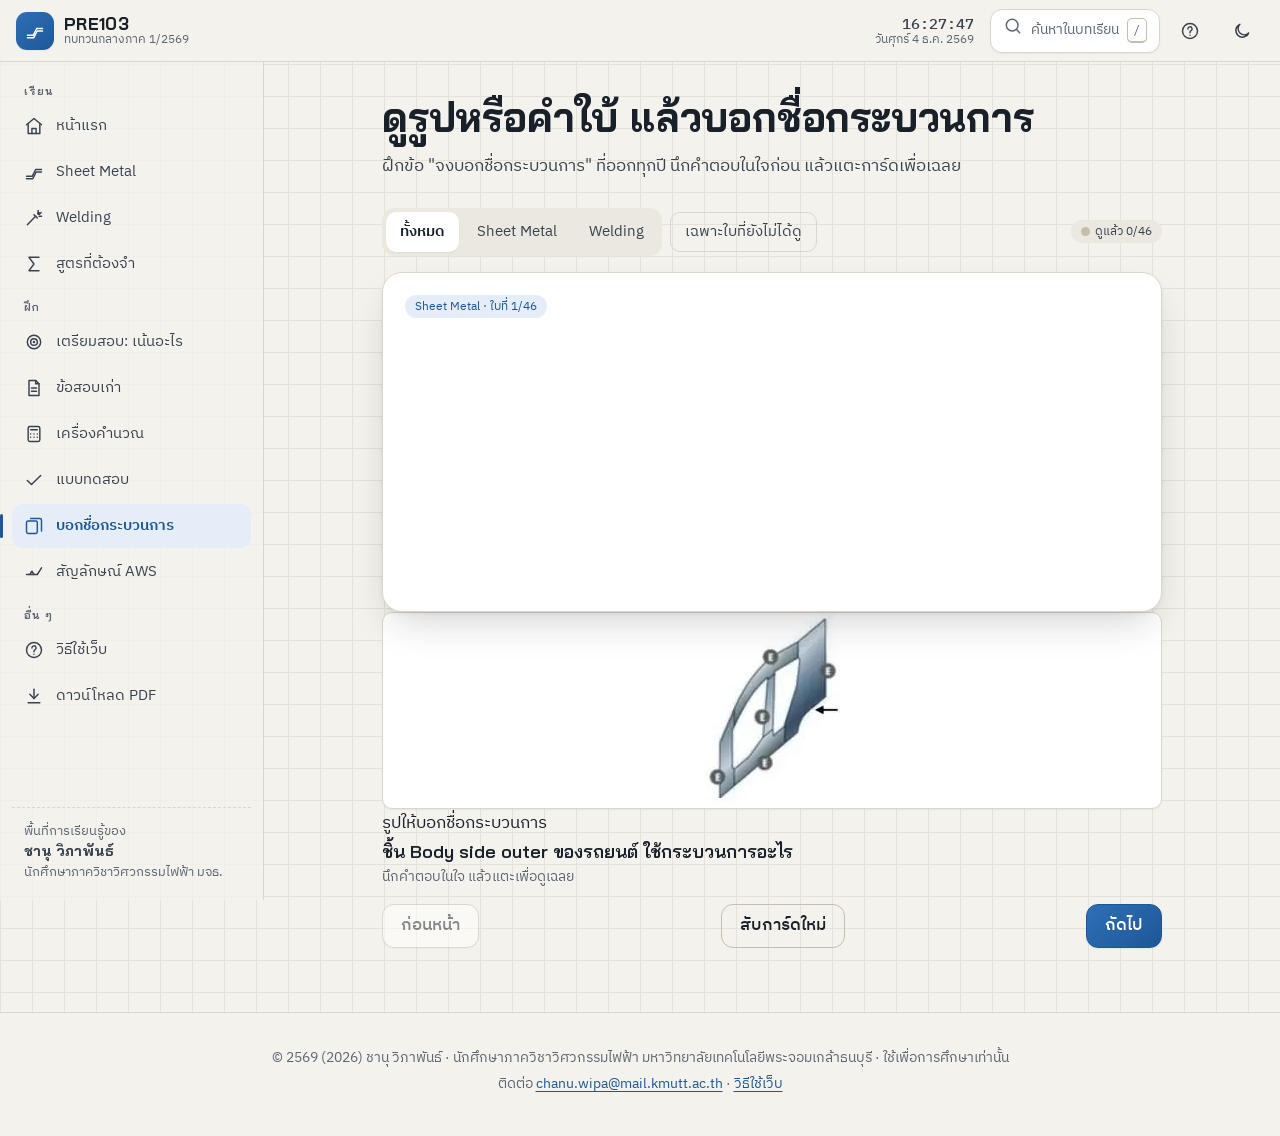
<file: flashcards.html>
<!doctype html>
<html lang="th">
<head>
<meta charset="utf-8">
<meta name="viewport" content="width=device-width, initial-scale=1, viewport-fit=cover">
<title>ดูรูปบอกชื่อกระบวนการ · PRE103 กลางภาค</title>
<meta name="description" content="ทบทวน PRE103 Production Technology ภาคการศึกษาที่ 1/2569 Sheet Metal Forming และ Welding Technology เรียบเรียงโดย ชานุ วิภาพันธ์">
<meta name="author" content="ชานุ วิภาพันธ์">
<meta name="theme-color" content="#f4f2ec" media="(prefers-color-scheme: light)">
<meta name="theme-color" content="#0f141a" media="(prefers-color-scheme: dark)">
<link rel="icon" href="favicon.svg" type="image/svg+xml">
<script>(function(){var d=document.documentElement;try{var t=localStorage.getItem('pre103-theme');if(t)d.dataset.theme=t}catch(e){}if(!matchMedia('(prefers-reduced-motion: reduce)').matches)d.classList.add('anim')})()</script>
<link rel="preconnect" href="https://fonts.googleapis.com">
<link rel="preconnect" href="https://fonts.gstatic.com" crossorigin>
<link rel="stylesheet" href="https://fonts.googleapis.com/css2?family=Bai+Jamjuree:wght@500;600;700&family=IBM+Plex+Sans+Thai:wght@400;500;600;700&family=IBM+Plex+Mono:wght@400;500;600&display=swap">
<link rel="stylesheet" href="vendor/katex/katex.min.css">
<link rel="stylesheet" href="css/styles.css">
</head>
<body class="" data-page="flashcards.html">
<svg width="0" height="0" style="position:absolute" aria-hidden="true"><defs><symbol id="i-home" viewBox="0 0 24 24" fill="none" stroke="currentColor" stroke-width="1.75" stroke-linecap="round" stroke-linejoin="round"><path d="M3 10.5 12 3l9 7.5"/><path d="M5 9.5V21h14V9.5"/><path d="M9.5 21v-6h5v6"/></symbol><symbol id="i-sheet" viewBox="0 0 24 24" fill="none" stroke="currentColor" stroke-width="1.75" stroke-linecap="round" stroke-linejoin="round"><path d="M3 17h7l4-8h7"/><path d="M3 20h7.6l4-8H21"/></symbol><symbol id="i-weld" viewBox="0 0 24 24" fill="none" stroke="currentColor" stroke-width="1.75" stroke-linecap="round" stroke-linejoin="round"><path d="M4 20 14 10"/><path d="m12 8 4 4"/><path d="M17 3v3M20.5 5.5l-2 2M21 10h-3"/><circle cx="17.5" cy="6.5" r="1"/></symbol><symbol id="i-sigma" viewBox="0 0 24 24" fill="none" stroke="currentColor" stroke-width="1.75" stroke-linecap="round" stroke-linejoin="round"><path d="M18 4H6l6 8-6 8h12"/></symbol><symbol id="i-doc" viewBox="0 0 24 24" fill="none" stroke="currentColor" stroke-width="1.75" stroke-linecap="round" stroke-linejoin="round"><path d="M6 3h8l4 4v14H6z"/><path d="M14 3v4h4M9 12h6M9 16h6"/></symbol><symbol id="i-calc" viewBox="0 0 24 24" fill="none" stroke="currentColor" stroke-width="1.75" stroke-linecap="round" stroke-linejoin="round"><rect x="5" y="3" width="14" height="18" rx="2"/><path d="M8 7h8M8 12h.01M12 12h.01M16 12h.01M8 16h.01M12 16h.01M16 16h.01"/></symbol><symbol id="i-check" viewBox="0 0 24 24" fill="none" stroke="currentColor" stroke-width="1.75" stroke-linecap="round" stroke-linejoin="round"><path d="M4 12.5 9 17.5 20 6.5"/></symbol><symbol id="i-cards" viewBox="0 0 24 24" fill="none" stroke="currentColor" stroke-width="1.75" stroke-linecap="round" stroke-linejoin="round"><rect x="3" y="6" width="13" height="15" rx="2"/><path d="M8 3h11a2 2 0 0 1 2 2v13"/></symbol><symbol id="i-symbol" viewBox="0 0 24 24" fill="none" stroke="currentColor" stroke-width="1.75" stroke-linecap="round" stroke-linejoin="round"><path d="M3 15h13"/><path d="m16 15 5-8"/><path d="M7 15l2.5-4 2.5 4"/></symbol><symbol id="i-download" viewBox="0 0 24 24" fill="none" stroke="currentColor" stroke-width="1.75" stroke-linecap="round" stroke-linejoin="round"><path d="M12 4v11"/><path d="m7 10 5 5 5-5"/><path d="M5 20h14"/></symbol><symbol id="i-search" viewBox="0 0 24 24" fill="none" stroke="currentColor" stroke-width="1.75" stroke-linecap="round" stroke-linejoin="round"><circle cx="11" cy="11" r="7"/><path d="m20 20-3.5-3.5"/></symbol><symbol id="i-moon" viewBox="0 0 24 24" fill="none" stroke="currentColor" stroke-width="1.75" stroke-linecap="round" stroke-linejoin="round"><path d="M20 14.5A8 8 0 1 1 9.5 4a6.5 6.5 0 0 0 10.5 10.5z"/></symbol><symbol id="i-sun" viewBox="0 0 24 24" fill="none" stroke="currentColor" stroke-width="1.75" stroke-linecap="round" stroke-linejoin="round"><circle cx="12" cy="12" r="4"/><path d="M12 2v2M12 20v2M4.9 4.9l1.4 1.4M17.7 17.7l1.4 1.4M2 12h2M20 12h2M4.9 19.1l1.4-1.4M17.7 6.3l1.4-1.4"/></symbol><symbol id="i-menu" viewBox="0 0 24 24" fill="none" stroke="currentColor" stroke-width="1.75" stroke-linecap="round" stroke-linejoin="round"><path d="M4 7h16M4 12h16M4 17h16"/></symbol><symbol id="i-close" viewBox="0 0 24 24" fill="none" stroke="currentColor" stroke-width="1.75" stroke-linecap="round" stroke-linejoin="round"><path d="M6 6l12 12M18 6 6 18"/></symbol><symbol id="i-bulb" viewBox="0 0 24 24" fill="none" stroke="currentColor" stroke-width="1.75" stroke-linecap="round" stroke-linejoin="round"><path d="M9 18h6M10 21h4"/><path d="M12 3a6 6 0 0 0-3.5 10.9c.6.5 1 1.2 1 2.1h5c0-.9.4-1.6 1-2.1A6 6 0 0 0 12 3z"/></symbol><symbol id="i-alert" viewBox="0 0 24 24" fill="none" stroke="currentColor" stroke-width="1.75" stroke-linecap="round" stroke-linejoin="round"><path d="M12 3 2 20h20z"/><path d="M12 10v4M12 17h.01"/></symbol><symbol id="i-target" viewBox="0 0 24 24" fill="none" stroke="currentColor" stroke-width="1.75" stroke-linecap="round" stroke-linejoin="round"><circle cx="12" cy="12" r="8"/><circle cx="12" cy="12" r="4"/><circle cx="12" cy="12" r=".6"/></symbol><symbol id="i-book" viewBox="0 0 24 24" fill="none" stroke="currentColor" stroke-width="1.75" stroke-linecap="round" stroke-linejoin="round"><path d="M4 5a2 2 0 0 1 2-2h13v16H6a2 2 0 0 0-2 2z"/><path d="M4 19V5"/></symbol><symbol id="i-globe" viewBox="0 0 24 24" fill="none" stroke="currentColor" stroke-width="1.75" stroke-linecap="round" stroke-linejoin="round"><circle cx="12" cy="12" r="9"/><path d="M3 12h18M12 3a14 14 0 0 1 0 18M12 3a14 14 0 0 0 0 18"/></symbol><symbol id="i-help" viewBox="0 0 24 24" fill="none" stroke="currentColor" stroke-width="1.75" stroke-linecap="round" stroke-linejoin="round"><circle cx="12" cy="12" r="9"/><path d="M9.5 9.5a2.5 2.5 0 1 1 3.5 2.3c-.6.3-1 .9-1 1.6v.6M12 17h.01"/></symbol><symbol id="i-clock" viewBox="0 0 24 24" fill="none" stroke="currentColor" stroke-width="1.75" stroke-linecap="round" stroke-linejoin="round"><circle cx="12" cy="12" r="9"/><path d="M12 7v5l3 2"/></symbol><symbol id="i-user" viewBox="0 0 24 24" fill="none" stroke="currentColor" stroke-width="1.75" stroke-linecap="round" stroke-linejoin="round"><circle cx="12" cy="8" r="4"/><path d="M4 21a8 8 0 0 1 16 0"/></symbol><symbol id="i-play" viewBox="0 0 24 24" fill="none" stroke="currentColor" stroke-width="1.75" stroke-linecap="round" stroke-linejoin="round"><path d="M7 4v16l13-8z"/></symbol><symbol id="i-reset" viewBox="0 0 24 24" fill="none" stroke="currentColor" stroke-width="1.75" stroke-linecap="round" stroke-linejoin="round"><path d="M4 4v6h6"/><path d="M20 12a8 8 0 1 1-2.3-5.7L4 10"/></symbol><symbol id="i-copy" viewBox="0 0 24 24" fill="none" stroke="currentColor" stroke-width="1.75" stroke-linecap="round" stroke-linejoin="round"><rect x="8" y="8" width="12" height="12" rx="2"/><path d="M16 8V5a1 1 0 0 0-1-1H5a1 1 0 0 0-1 1v10a1 1 0 0 0 1 1h3"/></symbol><symbol id="i-left" viewBox="0 0 24 24" fill="none" stroke="currentColor" stroke-width="1.75" stroke-linecap="round" stroke-linejoin="round"><path d="M15 6l-6 6 6 6"/></symbol><symbol id="i-right" viewBox="0 0 24 24" fill="none" stroke="currentColor" stroke-width="1.75" stroke-linecap="round" stroke-linejoin="round"><path d="M9 6l6 6-6 6"/></symbol><symbol id="i-up" viewBox="0 0 24 24" fill="none" stroke="currentColor" stroke-width="1.75" stroke-linecap="round" stroke-linejoin="round"><path d="M12 19V5M6 11l6-6 6 6"/></symbol><symbol id="i-arrow" viewBox="0 0 24 24" fill="none" stroke="currentColor" stroke-width="1.75" stroke-linecap="round" stroke-linejoin="round"><path d="M5 12h14M13 6l6 6-6 6"/></symbol><symbol id="i-eye" viewBox="0 0 24 24" fill="none" stroke="currentColor" stroke-width="1.75" stroke-linecap="round" stroke-linejoin="round"><path d="M2 12s3.5-7 10-7 10 7 10 7-3.5 7-10 7S2 12 2 12z"/><circle cx="12" cy="12" r="3"/></symbol></defs></svg>
<div id="loader" class="loader" aria-hidden="true"><div class="loader-inner">
  <svg class="loader-art" viewBox="0 0 150 74"><path class="sheet" d="M8 62 H52 L75 22 L98 62 H142"/><path class="spk" d="M75 14 v-10"/><path class="spk" d="M66 17 l-7 -7"/><path class="spk" d="M84 17 l7 -7"/><path class="spk" d="M62 24 l-9 -2"/><path class="spk" d="M88 24 l9 -2"/></svg>
  <p class="loader-quote"></p><p class="loader-by"></p><div class="loader-bar"></div></div></div>
<a class="skip" href="#main">ข้ามไปเนื้อหา</a>
<header class="topbar">
  <div class="topbar-inner">
    <button class="icon-btn menu-btn" type="button" aria-label="เปิดเมนู" aria-expanded="false" aria-controls="sidenav"><svg class="ic" aria-hidden="true"><use href="#i-menu"/></svg></button>
    <a class="brand" href="index.html"><span class="brand-mark"><svg class="ic" aria-hidden="true"><use href="#i-sheet"/></svg></span><span class="brand-text"><b>PRE103</b><small>ทบทวนกลางภาค 1/2569</small></span></a>
    <div class="clock" aria-live="off" title="เวลาปัจจุบัน"><b data-clock>--:--:--</b><small data-clock-date></small></div>
    <button class="search-btn" type="button" data-open-search><span><svg class="ic" aria-hidden="true"><use href="#i-search"/></svg></span><span class="search-label">ค้นหาในบทเรียน</span><kbd>/</kbd></button>
    <button class="icon-btn" type="button" data-open-tour aria-label="แนะนำการใช้งาน" title="แนะนำการใช้งาน"><svg class="ic" aria-hidden="true"><use href="#i-help"/></svg></button>
    <button class="icon-btn" type="button" data-theme-toggle aria-label="สลับโหมดมืด/สว่าง"><svg class="ic" aria-hidden="true"><use href="#i-moon"/></svg></button>
  </div>
  
</header>
<div class="shell">
  <nav id="sidenav" class="sidenav" aria-label="เมนูหลัก"><div class="nav-group">เรียน</div><ul><li><a href="index.html"><svg class="ic" aria-hidden="true"><use href="#i-home"/></svg><span>หน้าแรก</span></a></li><li><a href="lesson-sheet-metal.html" data-track="L:sheet-metal"><svg class="ic" aria-hidden="true"><use href="#i-sheet"/></svg><span>Sheet Metal</span><span class="nav-prog" aria-hidden="true"></span></a></li><li><a href="lesson-welding.html" data-track="L:welding"><svg class="ic" aria-hidden="true"><use href="#i-weld"/></svg><span>Welding</span><span class="nav-prog" aria-hidden="true"></span></a></li><li><a href="formulas.html"><svg class="ic" aria-hidden="true"><use href="#i-sigma"/></svg><span>สูตรที่ต้องจำ</span></a></li></ul><div class="nav-group">ฝึก</div><ul><li><a href="prep.html" data-track="C"><svg class="ic" aria-hidden="true"><use href="#i-target"/></svg><span>เตรียมสอบ: เน้นอะไร</span><span class="nav-prog" aria-hidden="true"></span></a></li><li><a href="exams.html" data-track="Q"><svg class="ic" aria-hidden="true"><use href="#i-doc"/></svg><span>ข้อสอบเก่า</span><span class="nav-prog" aria-hidden="true"></span></a></li><li><a href="calculators.html"><svg class="ic" aria-hidden="true"><use href="#i-calc"/></svg><span>เครื่องคำนวณ</span></a></li><li><a href="quiz.html"><svg class="ic" aria-hidden="true"><use href="#i-check"/></svg><span>แบบทดสอบ</span></a></li><li><a href="flashcards.html" aria-current="page" data-track="F"><svg class="ic" aria-hidden="true"><use href="#i-cards"/></svg><span>บอกชื่อกระบวนการ</span><span class="nav-prog" aria-hidden="true"></span></a></li><li><a href="aws.html"><svg class="ic" aria-hidden="true"><use href="#i-symbol"/></svg><span>สัญลักษณ์ AWS</span></a></li></ul><div class="nav-group">อื่น ๆ</div><ul><li><a href="guide.html"><svg class="ic" aria-hidden="true"><use href="#i-help"/></svg><span>วิธีใช้เว็บ</span></a></li><li><a href="downloads.html"><svg class="ic" aria-hidden="true"><use href="#i-download"/></svg><span>ดาวน์โหลด PDF</span></a></li></ul>
    <div class="author-mini">พื้นที่การเรียนรู้ของ<br><b>ชานุ วิภาพันธ์</b><br>นักศึกษาภาควิชาวิศวกรรมไฟฟ้า มจธ.</div>
  </nav>
  <div class="scrim" data-close-nav></div>
  <main id="main" tabindex="-1"><div class="wrap narrow"><header class="page-head"><h1>ดูรูปหรือคำใบ้ แล้วบอกชื่อกระบวนการ</h1><p class="lead">ฝึกข้อ "จงบอกชื่อกระบวนการ" ที่ออกทุกปี นึกคำตอบในใจก่อน แล้วแตะการ์ดเพื่อเฉลย</p></header><div id="flash-app"></div></div><script>window.__TOTALS={"Q":118,"F":46,"sheet-metal":51,"welding":49,"C":19}</script></main>
</div>
<footer class="site-foot">
  <p>© 2569 (2026) ชานุ วิภาพันธ์ · นักศึกษาภาควิชาวิศวกรรมไฟฟ้า มหาวิทยาลัยเทคโนโลยีพระจอมเกล้าธนบุรี · ใช้เพื่อการศึกษาเท่านั้น</p>
  <p>ติดต่อ <a href="mailto:chanu.wipa@mail.kmutt.ac.th">chanu.wipa@mail.kmutt.ac.th</a> · <a href="guide.html">วิธีใช้เว็บ</a></p>
  <p class="stats-line" data-stats-wrap hidden><svg class="ic ic-sm" aria-hidden="true"><use href="#i-eye"/></svg> เข้าชม <b data-stat="visits">0</b> ครั้ง · ผู้ใช้ <b data-stat="visitors">0</b> คน · วันนี้ <b data-stat="today">0</b> · ดาวน์โหลด PDF <b data-stat="downloads">0</b> ครั้ง</p>
</footer>
<nav class="bottom-nav" aria-label="เมนูลัด"><a href="index.html"><svg class="ic" aria-hidden="true"><use href="#i-home"/></svg><span>หน้าแรก</span></a><a href="lesson-sheet-metal.html"><svg class="ic" aria-hidden="true"><use href="#i-sheet"/></svg><span>Sheet</span></a><a href="lesson-welding.html"><svg class="ic" aria-hidden="true"><use href="#i-weld"/></svg><span>Welding</span></a><a href="exams.html"><svg class="ic" aria-hidden="true"><use href="#i-doc"/></svg><span>ข้อสอบ</span></a><a href="#" data-open-nav role="button"><svg class="ic" aria-hidden="true"><use href="#i-menu"/></svg><span>เมนู</span></a></nav>
<button class="to-top" type="button" aria-label="กลับขึ้นด้านบน"><svg class="ic" aria-hidden="true"><use href="#i-up"/></svg></button>
<div class="toast" role="status" aria-live="polite"></div>
<dialog id="search-dlg" class="search-dlg" aria-label="ค้นหา">
  <form method="dialog" class="search-form"><span><svg class="ic" aria-hidden="true"><use href="#i-search"/></svg></span><input id="search-input" type="search" placeholder="พิมพ์คำค้น เช่น clearance, E6013, springback" autocomplete="off" aria-label="คำค้น"><button class="icon-btn" value="close" aria-label="ปิด"><svg class="ic" aria-hidden="true"><use href="#i-close"/></svg></button></form>
  <ol id="search-results" class="search-results"></ol>
</dialog>
<dialog id="tour" class="tour" aria-labelledby="tour-title">
  <div class="tour-art" aria-hidden="true"></div>
  <div class="tour-body"><h2 id="tour-title"></h2><p></p></div>
  <div class="tour-foot"><div class="tour-dots" aria-hidden="true"></div><div class="hero-actions"><button class="btn btn-ghost btn-sm" type="button" data-tour="skip">ข้าม</button><button class="btn btn-sm" type="button" data-tour="prev">ย้อน</button><button class="btn btn-primary btn-sm" type="button" data-tour="next">ถัดไป</button></div></div>
</dialog>
<div id="lightbox" class="lightbox" hidden><button class="icon-btn lb-close" type="button" aria-label="ปิดรูป"><svg class="ic" aria-hidden="true"><use href="#i-close"/></svg></button><img alt=""></div>
<script>window.__QUOTES=[["เรียนทีละนิด แต่ทำทุกวัน ดีกว่าอ่านรวดเดียวคืนก่อนสอบ",""],["Measure twice, cut once.","สุภาษิตช่าง"],["ความรู้ที่ไม่ได้ลงมือทำ ก็เหมือนแผ่นเหล็กที่ยังไม่ได้พับ",""],["Strike while the iron is hot.","สุภาษิตอังกฤษ"],["สูตรจำได้ไม่ยาก ที่ยากคือรู้ว่าทำไมต้องใช้สูตรนั้น",""],["It always seems impossible until it is done.","Nelson Mandela"],["รอยเชื่อมที่ดีเริ่มจากการเตรียมรอยต่อที่ดี การสอบก็เหมือนกัน",""]];</script>
<script id="page-data" type="application/json">{"flash":[{"topic":"sheet-metal","fig":"f62-p04-00","q":"ซ้ายและขวาคือกระบวนการอะไร (ลูกศรเขียวชี้ final product)","a":"ซ้าย Punching (Piercing) · ขวา Blanking","hint":"ดูว่าเก็บชิ้นไหนไว้ใช้","figHtml":"\u003cfigure class=\"fig fig-card\">\u003cbutton class=\"fig-zoom\" type=\"button\" aria-label=\"ขยายรูป: รูปให้บอกชื่อกระบวนการ\">\u003cimg src=\"assets/img/f62-p04-00.webp\" alt=\"รูปให้บอกชื่อกระบวนการ\" loading=\"lazy\" decoding=\"async\" data-id=\"f62-p04-00\">\u003c/button>\u003cfigcaption>รูปให้บอกชื่อกระบวนการ\u003c/figcaption>\u003c/figure>"},{"topic":"sheet-metal","fig":"f62-p04-01","q":"กระบวนการอะไร","a":"Shearing","hint":"มีระยะ c ระหว่างคม","figHtml":"\u003cfigure class=\"fig fig-card\">\u003cbutton class=\"fig-zoom\" type=\"button\" aria-label=\"ขยายรูป: รูปให้บอกชื่อกระบวนการ\">\u003cimg src=\"assets/img/f62-p04-01.webp\" alt=\"รูปให้บอกชื่อกระบวนการ\" loading=\"lazy\" decoding=\"async\" data-id=\"f62-p04-01\">\u003c/button>\u003cfigcaption>รูปให้บอกชื่อกระบวนการ\u003c/figcaption>\u003c/figure>"},{"topic":"sheet-metal","fig":"f62-p04-02","q":"กระบวนการอะไร","a":"Roll bending","hint":"ลูกกลิ้งสามลูก","figHtml":"\u003cfigure class=\"fig fig-card\">\u003cbutton class=\"fig-zoom\" type=\"button\" aria-label=\"ขยายรูป: รูปให้บอกชื่อกระบวนการ\">\u003cimg src=\"assets/img/f62-p04-02.webp\" alt=\"รูปให้บอกชื่อกระบวนการ\" loading=\"lazy\" decoding=\"async\" data-id=\"f62-p04-02\">\u003c/button>\u003cfigcaption>รูปให้บอกชื่อกระบวนการ\u003c/figcaption>\u003c/figure>"},{"topic":"sheet-metal","fig":"f62-p04-04","q":"กระบวนการอะไร","a":"Stretch forming","hint":"ดึงตึงแล้วพันรอบแม่พิมพ์","figHtml":"\u003cfigure class=\"fig fig-card\">\u003cbutton class=\"fig-zoom\" type=\"button\" aria-label=\"ขยายรูป: รูปให้บอกชื่อกระบวนการ\">\u003cimg src=\"assets/img/f62-p04-04.webp\" alt=\"รูปให้บอกชื่อกระบวนการ\" loading=\"lazy\" decoding=\"async\" data-id=\"f62-p04-04\">\u003c/button>\u003cfigcaption>รูปให้บอกชื่อกระบวนการ\u003c/figcaption>\u003c/figure>"},{"topic":"sheet-metal","fig":"f62-p04-06","q":"กระบวนการอะไร","a":"Edge bending (Wipe die)","hint":"มี pressure pad","figHtml":"\u003cfigure class=\"fig fig-card\">\u003cbutton class=\"fig-zoom\" type=\"button\" aria-label=\"ขยายรูป: รูปให้บอกชื่อกระบวนการ\">\u003cimg src=\"assets/img/f62-p04-06.webp\" alt=\"รูปให้บอกชื่อกระบวนการ\" loading=\"lazy\" decoding=\"async\" data-id=\"f62-p04-06\">\u003c/button>\u003cfigcaption>รูปให้บอกชื่อกระบวนการ\u003c/figcaption>\u003c/figure>"},{"topic":"sheet-metal","fig":"f62-p04-07","q":"กระบวนการอะไร (คล้ายงานกลึง)","a":"Spinning","figHtml":"\u003cfigure class=\"fig fig-card\">\u003cbutton class=\"fig-zoom\" type=\"button\" aria-label=\"ขยายรูป: รูปให้บอกชื่อกระบวนการ\">\u003cimg src=\"assets/img/f62-p04-07.webp\" alt=\"รูปให้บอกชื่อกระบวนการ\" loading=\"lazy\" decoding=\"async\" data-id=\"f62-p04-07\">\u003c/button>\u003cfigcaption>รูปให้บอกชื่อกระบวนการ\u003c/figcaption>\u003c/figure>"},{"topic":"sheet-metal","fig":"f62-p04-09","q":"กระบวนการอะไร","a":"Ironing","hint":"ผนังถ้วยบางลง","figHtml":"\u003cfigure class=\"fig fig-card\">\u003cbutton class=\"fig-zoom\" type=\"button\" aria-label=\"ขยายรูป: รูปให้บอกชื่อกระบวนการ\">\u003cimg src=\"assets/img/f62-p04-09.webp\" alt=\"รูปให้บอกชื่อกระบวนการ\" loading=\"lazy\" decoding=\"async\" data-id=\"f62-p04-09\">\u003c/button>\u003cfigcaption>รูปให้บอกชื่อกระบวนการ\u003c/figcaption>\u003c/figure>"},{"topic":"sheet-metal","fig":"f62-p04-10","q":"กระบวนการอะไร (กล่องปลั๊กไฟ)","a":"Progressive blanking and punching die","figHtml":"\u003cfigure class=\"fig fig-card\">\u003cbutton class=\"fig-zoom\" type=\"button\" aria-label=\"ขยายรูป: รูปให้บอกชื่อกระบวนการ\">\u003cimg src=\"assets/img/f62-p04-10.webp\" alt=\"รูปให้บอกชื่อกระบวนการ\" loading=\"lazy\" decoding=\"async\" data-id=\"f62-p04-10\">\u003c/button>\u003cfigcaption>รูปให้บอกชื่อกระบวนการ\u003c/figcaption>\u003c/figure>"},{"topic":"sheet-metal","fig":"f62-p04-11","q":"(1), (2) และ C คืออะไร","a":"(1) Punch · (2) Die · C Clearance","figHtml":"\u003cfigure class=\"fig fig-card\">\u003cbutton class=\"fig-zoom\" type=\"button\" aria-label=\"ขยายรูป: รูปให้บอกชื่อกระบวนการ\">\u003cimg src=\"assets/img/f62-p04-11.webp\" alt=\"รูปให้บอกชื่อกระบวนการ\" loading=\"lazy\" decoding=\"async\" data-id=\"f62-p04-11\">\u003c/button>\u003cfigcaption>รูปให้บอกชื่อกระบวนการ\u003c/figcaption>\u003c/figure>"},{"topic":"sheet-metal","fig":"f62-p05-01","q":"ชิ้น Body side outer ของรถยนต์ ใช้กระบวนการอะไร","a":"Tailor welded blank","figHtml":"\u003cfigure class=\"fig fig-card\">\u003cbutton class=\"fig-zoom\" type=\"button\" aria-label=\"ขยายรูป: รูปให้บอกชื่อกระบวนการ\">\u003cimg src=\"assets/img/f62-p05-01.webp\" alt=\"รูปให้บอกชื่อกระบวนการ\" loading=\"lazy\" decoding=\"async\" data-id=\"f62-p05-01\">\u003c/button>\u003cfigcaption>รูปให้บอกชื่อกระบวนการ\u003c/figcaption>\u003c/figure>"},{"topic":"sheet-metal","fig":"f62-p05-02","q":"กระบวนการอะไร","a":"Perforating","hint":"รูจำนวนมากในครั้งเดียว","figHtml":"\u003cfigure class=\"fig fig-card\">\u003cbutton class=\"fig-zoom\" type=\"button\" aria-label=\"ขยายรูป: รูปให้บอกชื่อกระบวนการ\">\u003cimg src=\"assets/img/f62-p05-02.webp\" alt=\"รูปให้บอกชื่อกระบวนการ\" loading=\"lazy\" decoding=\"async\" data-id=\"f62-p05-02\">\u003c/button>\u003cfigcaption>รูปให้บอกชื่อกระบวนการ\u003c/figcaption>\u003c/figure>"},{"topic":"sheet-metal","fig":"f62-p05-03","q":"(A) และ (B) คือกระบวนการอะไร","a":"(A) Nibbling · (B) Notching","hint":"โค้งยาว vs บากขอบ","figHtml":"\u003cfigure class=\"fig fig-card\">\u003cbutton class=\"fig-zoom\" type=\"button\" aria-label=\"ขยายรูป: รูปให้บอกชื่อกระบวนการ\">\u003cimg src=\"assets/img/f62-p05-03.webp\" alt=\"รูปให้บอกชื่อกระบวนการ\" loading=\"lazy\" decoding=\"async\" data-id=\"f62-p05-03\">\u003c/button>\u003cfigcaption>รูปให้บอกชื่อกระบวนการ\u003c/figcaption>\u003c/figure>"},{"topic":"sheet-metal","fig":"sm63-p04-02","q":"แกนหม้อแปลง ใช้กระบวนการโลหะแผ่นอะไรบ้าง (5 ชื่อ)","a":"Slitting, Shearing, Blanking, Piercing, Notching","figHtml":"\u003cfigure class=\"fig fig-card\">\u003cbutton class=\"fig-zoom\" type=\"button\" aria-label=\"ขยายรูป: รูปให้บอกชื่อกระบวนการ\">\u003cimg src=\"assets/img/sm63-p04-02.webp\" alt=\"รูปให้บอกชื่อกระบวนการ\" loading=\"lazy\" decoding=\"async\" data-id=\"sm63-p04-02\">\u003c/button>\u003cfigcaption>รูปให้บอกชื่อกระบวนการ\u003c/figcaption>\u003c/figure>"},{"topic":"sheet-metal","q":"ผลิต H-Beam, C-channel, Tee-bar แขวนฝ้าเพดาน ด้วยลูกกลิ้งหลายสถานี","a":"Roll forming","figHtml":""},{"topic":"sheet-metal","q":"ทดสอบ formability ด้วยวิธีอะไร","a":"Cupping test (Swift หรือ Erichsen)","figHtml":""},{"topic":"sheet-metal","q":"เครื่องมือวัดความหนาแผ่นโลหะ","a":"SWG และ US Standard Thickness Gauge","figHtml":""},{"topic":"sheet-metal","q":"แผ่นคลี่ของข้อต่อสี่เหลี่ยมเป็นกลม ใช้วิธีอะไร","a":"Triangulation","figHtml":""},{"topic":"sheet-metal","q":"แผ่นคลี่ของกรวย ใช้วิธีอะไร","a":"Radial line development","figHtml":""},{"topic":"sheet-metal","q":"แผ่นคลี่ของท่อกลมตัดเฉียง ใช้วิธีอะไร","a":"Parallel line development","figHtml":""},{"topic":"sheet-metal","q":"ตัดแนวตรงยาวไม่มีเศษ เช่น ผ่าม้วนเหล็กเป็นแถบแคบ","a":"Slitting","figHtml":""},{"topic":"sheet-metal","q":"ตัดบางส่วนโดยไม่มีเนื้อหลุด แล้วพับลิ้นขึ้น","a":"Lancing","figHtml":""},{"topic":"sheet-metal","q":"เฉือนขอบออกนิดเดียวให้เรียบและแม่น","a":"Shaving","figHtml":""},{"topic":"welding","q":"อาร์ก + อิเล็กโทรดไม่สิ้นเปลือง","a":"GTAW (และ PAW)","figHtml":""},{"topic":"welding","q":"ความต้านทานไฟฟ้า + รอยต่อเกย","a":"RSW (Resistance Spot Welding)","figHtml":""},{"topic":"welding","q":"เชื่อมรางรถไฟ ไม่ใช้ไฟฟ้า หลักการคล้ายหล่อโลหะ","a":"Thermit welding (TW)","figHtml":""},{"topic":"welding","q":"ก๊าซปกคลุม CO₂ ผสมอาร์กอน","a":"GMAW (MAG)","figHtml":""},{"topic":"welding","q":"ลวด ER70S-6","a":"GMAW","figHtml":""},{"topic":"welding","q":"ลวด E7016 / E6013","a":"SMAW","figHtml":""},{"topic":"welding","q":"แหล่งจ่ายของ SMAW","a":"CC (กระแสคงที่)","figHtml":""},{"topic":"welding","q":"GTAW เชื่อมอะลูมิเนียม ใช้อิเล็กโทรดอะไร","a":"ทังสเตนบริสุทธิ์ EWP (เขียว) ไฟ AC","figHtml":""},{"topic":"welding","q":"Fastener ใหญ่ ชิ้นงานหนา โครงสร้างอาคาร","a":"Stud arc welding","figHtml":""},{"topic":"welding","q":"ตะแกรงลวดรถเข็น และน็อตตัวเมียกับโครงรถ","a":"RPW (Projection)","figHtml":""},{"topic":"welding","q":"วาล์วไอดีไอเสียรถยนต์","a":"Friction welding (FRW)","figHtml":""},{"topic":"welding","q":"ท่อมีตะเข็บจากแผ่นเหล็ก อัตโนมัติ ไม่เติมลวด","a":"HFRW","figHtml":""},{"topic":"welding","q":"มองไม่เห็นบ่อหลอม อาร์กอยู่ใต้ฟลักซ์","a":"SAW","figHtml":""},{"topic":"welding","q":"ถังน้ำมัน รอยต่อต่อเนื่องกันรั่ว ใช้อิเล็กโทรดล้อหมุน","a":"RSEW (Seam)","figHtml":""},{"topic":"welding","q":"ยิงอิเล็กตรอนในสุญญากาศ เกิดรังสีเอ็กซ์","a":"EBW (Electron beam)","figHtml":""},{"topic":"welding","q":"ตัดความร้อนที่ตัดอะลูมิเนียม/สเตนเลสได้","a":"Plasma arc cutting","figHtml":""},{"topic":"welding","q":"ตัดความร้อนที่ตัดอะลูมิเนียมไม่ได้","a":"Oxy-fuel (oxyacetylene) cutting","figHtml":""},{"topic":"welding","q":"เชื่อมเหล็กกล้าละมุนด้วย OAW ใช้เปลวอะไร","a":"Neutral flame (1:1)","figHtml":""},{"topic":"welding","q":"ตัดด้วย Oxyacetylene ตามสไลด์ใช้เปลวอะไร","a":"Oxidizing flame (1.5:1)","figHtml":""},{"topic":"welding","q":"สีถัง O₂ / CO₂ / C₂H₂ / Ar","a":"ดำ / ดำไหล่ขาว / แดงเลือดหมู / ฟ้าหม่น","figHtml":""},{"topic":"welding","q":"ตรวจรอยแตกภายใน เข้าถึงได้ด้านเดียว","a":"UT (Ultrasonic testing)","figHtml":""},{"topic":"welding","q":"ตรวจผิว เฉพาะวัสดุเฟอร์โรแมกเนติก","a":"MT (Magnetic particle)","figHtml":""},{"topic":"welding","q":"รอยบกพร่องที่ร้ายแรงที่สุด","a":"Crack (รอยแตก)","figHtml":""},{"topic":"welding","q":"ร่องที่ขอบรอยเชื่อม (toe) ถูกหลอมแล้วไม่เติม","a":"Undercut","figHtml":""}]}</script>
<script type="module" src="js/app.js"></script>
<script type="module" src="js/flash.js"></script>
</body>
</html>
</file>
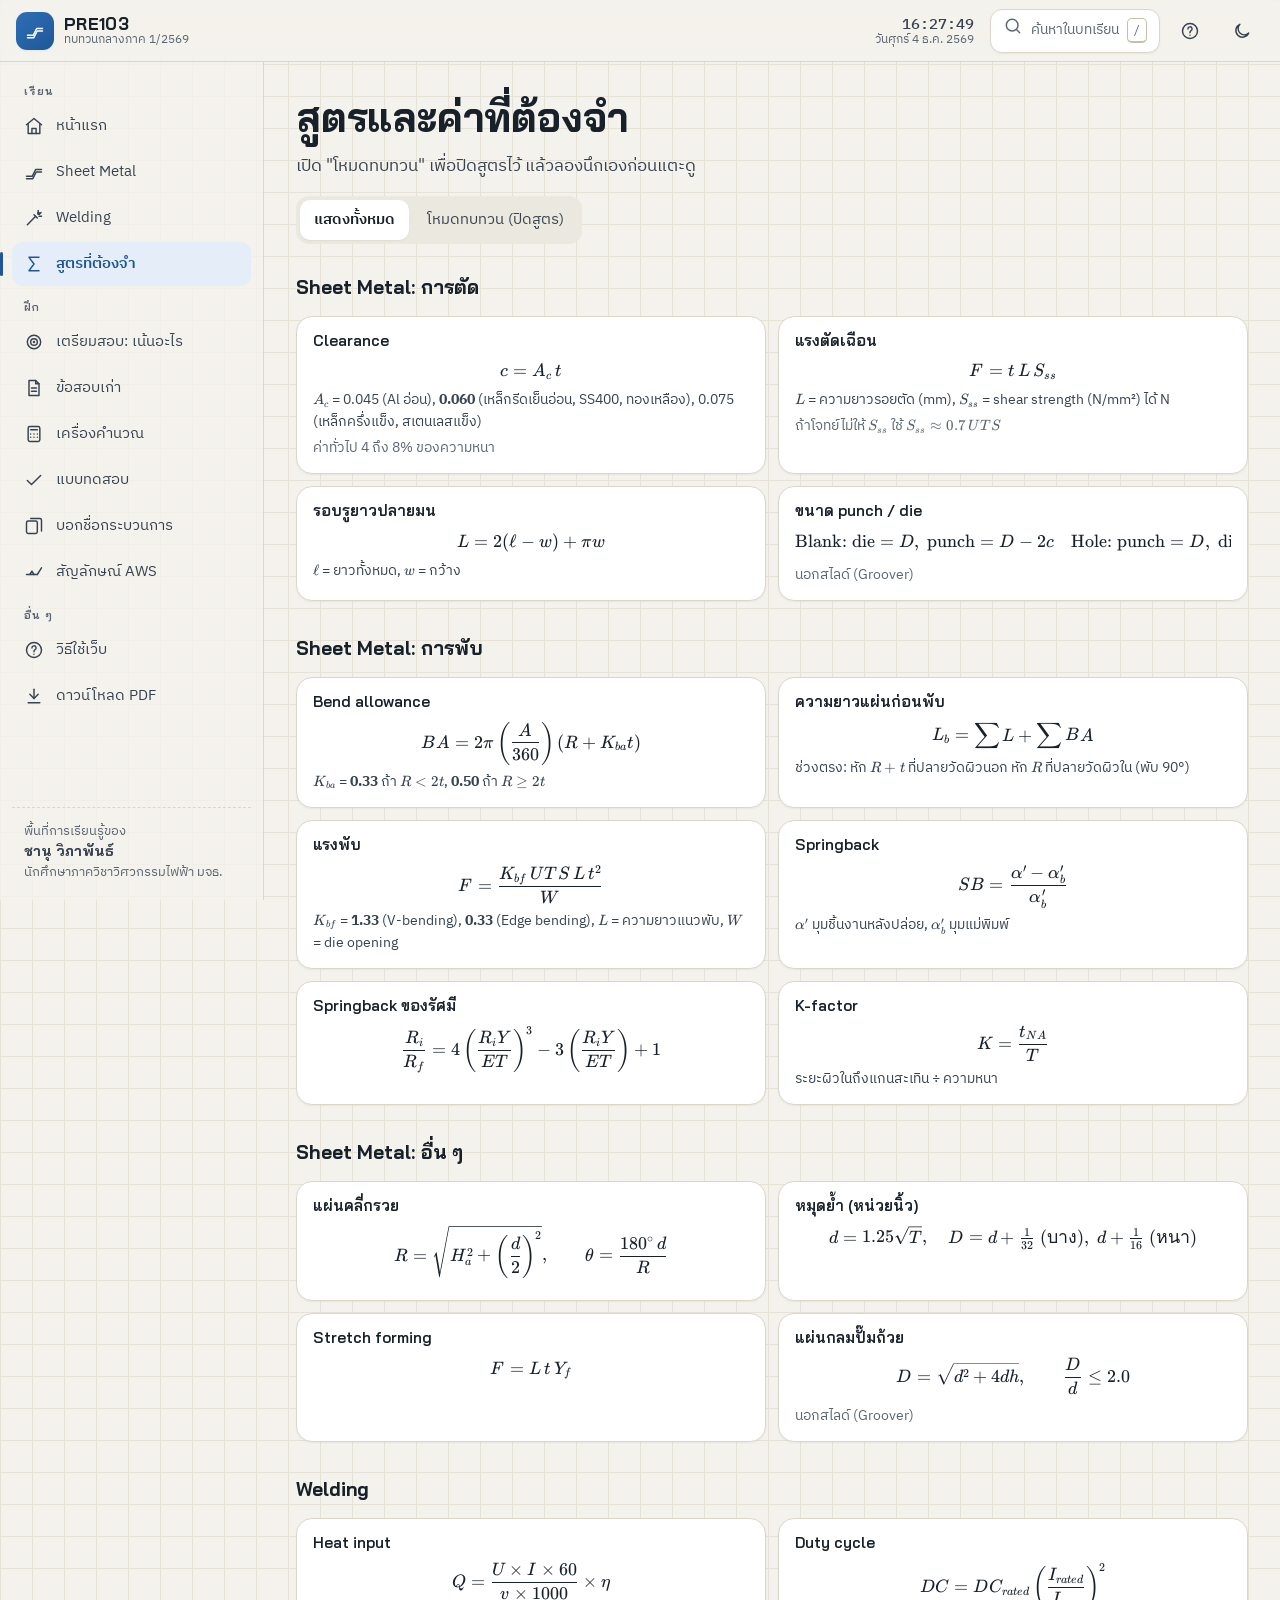
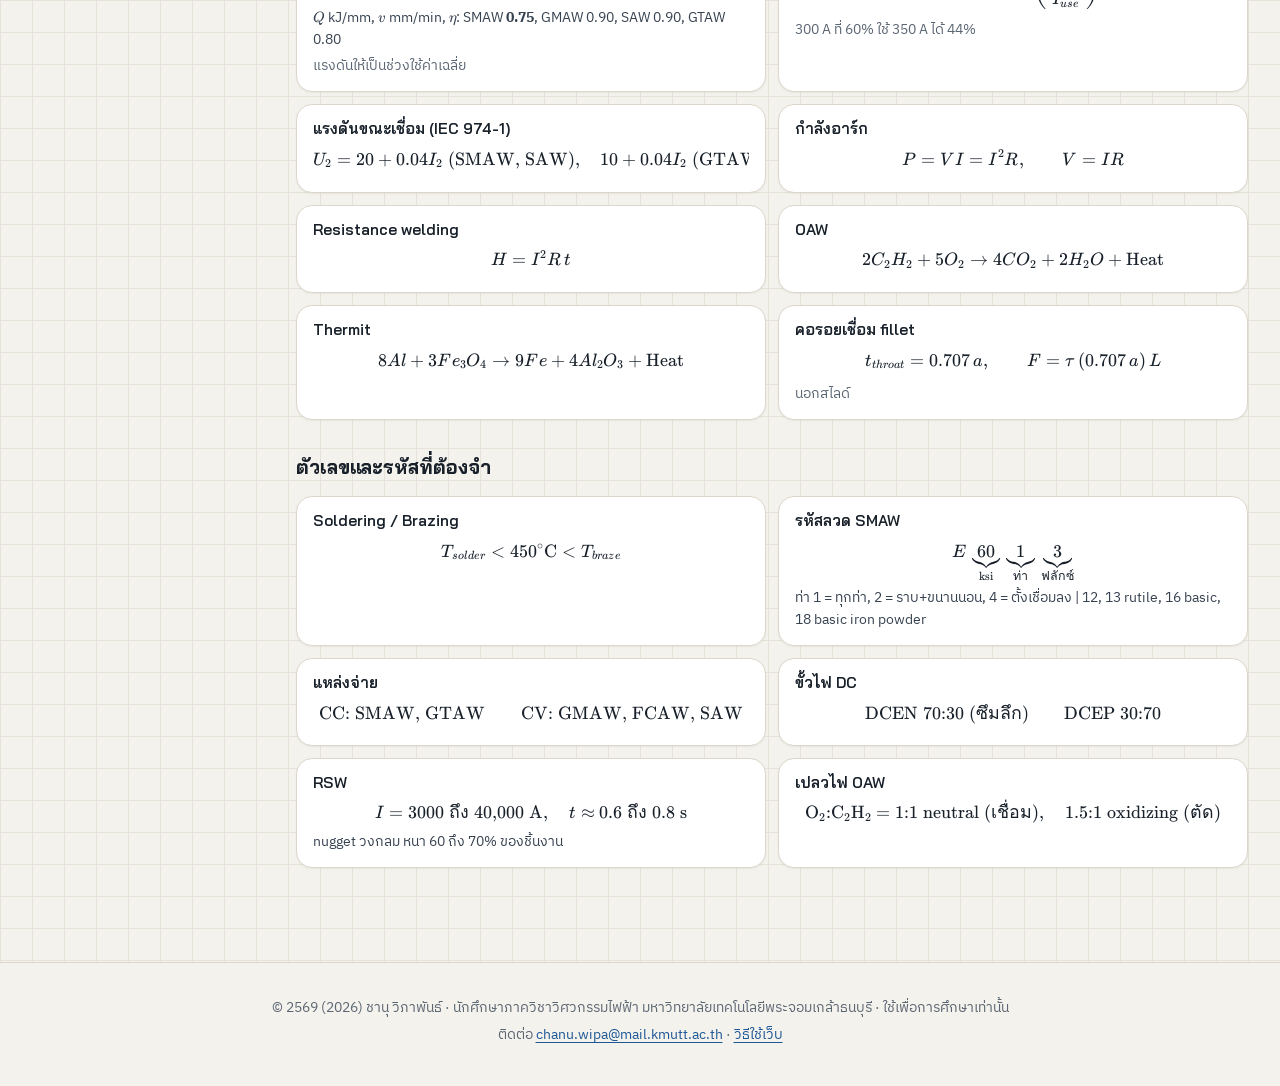
<file: formulas.html>
<!doctype html>
<html lang="th">
<head>
<meta charset="utf-8">
<meta name="viewport" content="width=device-width, initial-scale=1, viewport-fit=cover">
<title>สูตรที่ต้องจำ · PRE103 กลางภาค</title>
<meta name="description" content="ทบทวน PRE103 Production Technology ภาคการศึกษาที่ 1/2569 Sheet Metal Forming และ Welding Technology เรียบเรียงโดย ชานุ วิภาพันธ์">
<meta name="author" content="ชานุ วิภาพันธ์">
<meta name="theme-color" content="#f4f2ec" media="(prefers-color-scheme: light)">
<meta name="theme-color" content="#0f141a" media="(prefers-color-scheme: dark)">
<link rel="icon" href="favicon.svg" type="image/svg+xml">
<script>(function(){var d=document.documentElement;try{var t=localStorage.getItem('pre103-theme');if(t)d.dataset.theme=t}catch(e){}if(!matchMedia('(prefers-reduced-motion: reduce)').matches)d.classList.add('anim')})()</script>
<link rel="preconnect" href="https://fonts.googleapis.com">
<link rel="preconnect" href="https://fonts.gstatic.com" crossorigin>
<link rel="stylesheet" href="https://fonts.googleapis.com/css2?family=Bai+Jamjuree:wght@500;600;700&family=IBM+Plex+Sans+Thai:wght@400;500;600;700&family=IBM+Plex+Mono:wght@400;500;600&display=swap">
<link rel="stylesheet" href="vendor/katex/katex.min.css">
<link rel="stylesheet" href="css/styles.css">
</head>
<body class="" data-page="formulas.html">
<svg width="0" height="0" style="position:absolute" aria-hidden="true"><defs><symbol id="i-home" viewBox="0 0 24 24" fill="none" stroke="currentColor" stroke-width="1.75" stroke-linecap="round" stroke-linejoin="round"><path d="M3 10.5 12 3l9 7.5"/><path d="M5 9.5V21h14V9.5"/><path d="M9.5 21v-6h5v6"/></symbol><symbol id="i-sheet" viewBox="0 0 24 24" fill="none" stroke="currentColor" stroke-width="1.75" stroke-linecap="round" stroke-linejoin="round"><path d="M3 17h7l4-8h7"/><path d="M3 20h7.6l4-8H21"/></symbol><symbol id="i-weld" viewBox="0 0 24 24" fill="none" stroke="currentColor" stroke-width="1.75" stroke-linecap="round" stroke-linejoin="round"><path d="M4 20 14 10"/><path d="m12 8 4 4"/><path d="M17 3v3M20.5 5.5l-2 2M21 10h-3"/><circle cx="17.5" cy="6.5" r="1"/></symbol><symbol id="i-sigma" viewBox="0 0 24 24" fill="none" stroke="currentColor" stroke-width="1.75" stroke-linecap="round" stroke-linejoin="round"><path d="M18 4H6l6 8-6 8h12"/></symbol><symbol id="i-doc" viewBox="0 0 24 24" fill="none" stroke="currentColor" stroke-width="1.75" stroke-linecap="round" stroke-linejoin="round"><path d="M6 3h8l4 4v14H6z"/><path d="M14 3v4h4M9 12h6M9 16h6"/></symbol><symbol id="i-calc" viewBox="0 0 24 24" fill="none" stroke="currentColor" stroke-width="1.75" stroke-linecap="round" stroke-linejoin="round"><rect x="5" y="3" width="14" height="18" rx="2"/><path d="M8 7h8M8 12h.01M12 12h.01M16 12h.01M8 16h.01M12 16h.01M16 16h.01"/></symbol><symbol id="i-check" viewBox="0 0 24 24" fill="none" stroke="currentColor" stroke-width="1.75" stroke-linecap="round" stroke-linejoin="round"><path d="M4 12.5 9 17.5 20 6.5"/></symbol><symbol id="i-cards" viewBox="0 0 24 24" fill="none" stroke="currentColor" stroke-width="1.75" stroke-linecap="round" stroke-linejoin="round"><rect x="3" y="6" width="13" height="15" rx="2"/><path d="M8 3h11a2 2 0 0 1 2 2v13"/></symbol><symbol id="i-symbol" viewBox="0 0 24 24" fill="none" stroke="currentColor" stroke-width="1.75" stroke-linecap="round" stroke-linejoin="round"><path d="M3 15h13"/><path d="m16 15 5-8"/><path d="M7 15l2.5-4 2.5 4"/></symbol><symbol id="i-download" viewBox="0 0 24 24" fill="none" stroke="currentColor" stroke-width="1.75" stroke-linecap="round" stroke-linejoin="round"><path d="M12 4v11"/><path d="m7 10 5 5 5-5"/><path d="M5 20h14"/></symbol><symbol id="i-search" viewBox="0 0 24 24" fill="none" stroke="currentColor" stroke-width="1.75" stroke-linecap="round" stroke-linejoin="round"><circle cx="11" cy="11" r="7"/><path d="m20 20-3.5-3.5"/></symbol><symbol id="i-moon" viewBox="0 0 24 24" fill="none" stroke="currentColor" stroke-width="1.75" stroke-linecap="round" stroke-linejoin="round"><path d="M20 14.5A8 8 0 1 1 9.5 4a6.5 6.5 0 0 0 10.5 10.5z"/></symbol><symbol id="i-sun" viewBox="0 0 24 24" fill="none" stroke="currentColor" stroke-width="1.75" stroke-linecap="round" stroke-linejoin="round"><circle cx="12" cy="12" r="4"/><path d="M12 2v2M12 20v2M4.9 4.9l1.4 1.4M17.7 17.7l1.4 1.4M2 12h2M20 12h2M4.9 19.1l1.4-1.4M17.7 6.3l1.4-1.4"/></symbol><symbol id="i-menu" viewBox="0 0 24 24" fill="none" stroke="currentColor" stroke-width="1.75" stroke-linecap="round" stroke-linejoin="round"><path d="M4 7h16M4 12h16M4 17h16"/></symbol><symbol id="i-close" viewBox="0 0 24 24" fill="none" stroke="currentColor" stroke-width="1.75" stroke-linecap="round" stroke-linejoin="round"><path d="M6 6l12 12M18 6 6 18"/></symbol><symbol id="i-bulb" viewBox="0 0 24 24" fill="none" stroke="currentColor" stroke-width="1.75" stroke-linecap="round" stroke-linejoin="round"><path d="M9 18h6M10 21h4"/><path d="M12 3a6 6 0 0 0-3.5 10.9c.6.5 1 1.2 1 2.1h5c0-.9.4-1.6 1-2.1A6 6 0 0 0 12 3z"/></symbol><symbol id="i-alert" viewBox="0 0 24 24" fill="none" stroke="currentColor" stroke-width="1.75" stroke-linecap="round" stroke-linejoin="round"><path d="M12 3 2 20h20z"/><path d="M12 10v4M12 17h.01"/></symbol><symbol id="i-target" viewBox="0 0 24 24" fill="none" stroke="currentColor" stroke-width="1.75" stroke-linecap="round" stroke-linejoin="round"><circle cx="12" cy="12" r="8"/><circle cx="12" cy="12" r="4"/><circle cx="12" cy="12" r=".6"/></symbol><symbol id="i-book" viewBox="0 0 24 24" fill="none" stroke="currentColor" stroke-width="1.75" stroke-linecap="round" stroke-linejoin="round"><path d="M4 5a2 2 0 0 1 2-2h13v16H6a2 2 0 0 0-2 2z"/><path d="M4 19V5"/></symbol><symbol id="i-globe" viewBox="0 0 24 24" fill="none" stroke="currentColor" stroke-width="1.75" stroke-linecap="round" stroke-linejoin="round"><circle cx="12" cy="12" r="9"/><path d="M3 12h18M12 3a14 14 0 0 1 0 18M12 3a14 14 0 0 0 0 18"/></symbol><symbol id="i-help" viewBox="0 0 24 24" fill="none" stroke="currentColor" stroke-width="1.75" stroke-linecap="round" stroke-linejoin="round"><circle cx="12" cy="12" r="9"/><path d="M9.5 9.5a2.5 2.5 0 1 1 3.5 2.3c-.6.3-1 .9-1 1.6v.6M12 17h.01"/></symbol><symbol id="i-clock" viewBox="0 0 24 24" fill="none" stroke="currentColor" stroke-width="1.75" stroke-linecap="round" stroke-linejoin="round"><circle cx="12" cy="12" r="9"/><path d="M12 7v5l3 2"/></symbol><symbol id="i-user" viewBox="0 0 24 24" fill="none" stroke="currentColor" stroke-width="1.75" stroke-linecap="round" stroke-linejoin="round"><circle cx="12" cy="8" r="4"/><path d="M4 21a8 8 0 0 1 16 0"/></symbol><symbol id="i-play" viewBox="0 0 24 24" fill="none" stroke="currentColor" stroke-width="1.75" stroke-linecap="round" stroke-linejoin="round"><path d="M7 4v16l13-8z"/></symbol><symbol id="i-reset" viewBox="0 0 24 24" fill="none" stroke="currentColor" stroke-width="1.75" stroke-linecap="round" stroke-linejoin="round"><path d="M4 4v6h6"/><path d="M20 12a8 8 0 1 1-2.3-5.7L4 10"/></symbol><symbol id="i-copy" viewBox="0 0 24 24" fill="none" stroke="currentColor" stroke-width="1.75" stroke-linecap="round" stroke-linejoin="round"><rect x="8" y="8" width="12" height="12" rx="2"/><path d="M16 8V5a1 1 0 0 0-1-1H5a1 1 0 0 0-1 1v10a1 1 0 0 0 1 1h3"/></symbol><symbol id="i-left" viewBox="0 0 24 24" fill="none" stroke="currentColor" stroke-width="1.75" stroke-linecap="round" stroke-linejoin="round"><path d="M15 6l-6 6 6 6"/></symbol><symbol id="i-right" viewBox="0 0 24 24" fill="none" stroke="currentColor" stroke-width="1.75" stroke-linecap="round" stroke-linejoin="round"><path d="M9 6l6 6-6 6"/></symbol><symbol id="i-up" viewBox="0 0 24 24" fill="none" stroke="currentColor" stroke-width="1.75" stroke-linecap="round" stroke-linejoin="round"><path d="M12 19V5M6 11l6-6 6 6"/></symbol><symbol id="i-arrow" viewBox="0 0 24 24" fill="none" stroke="currentColor" stroke-width="1.75" stroke-linecap="round" stroke-linejoin="round"><path d="M5 12h14M13 6l6 6-6 6"/></symbol><symbol id="i-eye" viewBox="0 0 24 24" fill="none" stroke="currentColor" stroke-width="1.75" stroke-linecap="round" stroke-linejoin="round"><path d="M2 12s3.5-7 10-7 10 7 10 7-3.5 7-10 7S2 12 2 12z"/><circle cx="12" cy="12" r="3"/></symbol></defs></svg>
<div id="loader" class="loader" aria-hidden="true"><div class="loader-inner">
  <svg class="loader-art" viewBox="0 0 150 74"><path class="sheet" d="M8 62 H52 L75 22 L98 62 H142"/><path class="spk" d="M75 14 v-10"/><path class="spk" d="M66 17 l-7 -7"/><path class="spk" d="M84 17 l7 -7"/><path class="spk" d="M62 24 l-9 -2"/><path class="spk" d="M88 24 l9 -2"/></svg>
  <p class="loader-quote"></p><p class="loader-by"></p><div class="loader-bar"></div></div></div>
<a class="skip" href="#main">ข้ามไปเนื้อหา</a>
<header class="topbar">
  <div class="topbar-inner">
    <button class="icon-btn menu-btn" type="button" aria-label="เปิดเมนู" aria-expanded="false" aria-controls="sidenav"><svg class="ic" aria-hidden="true"><use href="#i-menu"/></svg></button>
    <a class="brand" href="index.html"><span class="brand-mark"><svg class="ic" aria-hidden="true"><use href="#i-sheet"/></svg></span><span class="brand-text"><b>PRE103</b><small>ทบทวนกลางภาค 1/2569</small></span></a>
    <div class="clock" aria-live="off" title="เวลาปัจจุบัน"><b data-clock>--:--:--</b><small data-clock-date></small></div>
    <button class="search-btn" type="button" data-open-search><span><svg class="ic" aria-hidden="true"><use href="#i-search"/></svg></span><span class="search-label">ค้นหาในบทเรียน</span><kbd>/</kbd></button>
    <button class="icon-btn" type="button" data-open-tour aria-label="แนะนำการใช้งาน" title="แนะนำการใช้งาน"><svg class="ic" aria-hidden="true"><use href="#i-help"/></svg></button>
    <button class="icon-btn" type="button" data-theme-toggle aria-label="สลับโหมดมืด/สว่าง"><svg class="ic" aria-hidden="true"><use href="#i-moon"/></svg></button>
  </div>
  
</header>
<div class="shell">
  <nav id="sidenav" class="sidenav" aria-label="เมนูหลัก"><div class="nav-group">เรียน</div><ul><li><a href="index.html"><svg class="ic" aria-hidden="true"><use href="#i-home"/></svg><span>หน้าแรก</span></a></li><li><a href="lesson-sheet-metal.html" data-track="L:sheet-metal"><svg class="ic" aria-hidden="true"><use href="#i-sheet"/></svg><span>Sheet Metal</span><span class="nav-prog" aria-hidden="true"></span></a></li><li><a href="lesson-welding.html" data-track="L:welding"><svg class="ic" aria-hidden="true"><use href="#i-weld"/></svg><span>Welding</span><span class="nav-prog" aria-hidden="true"></span></a></li><li><a href="formulas.html" aria-current="page"><svg class="ic" aria-hidden="true"><use href="#i-sigma"/></svg><span>สูตรที่ต้องจำ</span></a></li></ul><div class="nav-group">ฝึก</div><ul><li><a href="prep.html" data-track="C"><svg class="ic" aria-hidden="true"><use href="#i-target"/></svg><span>เตรียมสอบ: เน้นอะไร</span><span class="nav-prog" aria-hidden="true"></span></a></li><li><a href="exams.html" data-track="Q"><svg class="ic" aria-hidden="true"><use href="#i-doc"/></svg><span>ข้อสอบเก่า</span><span class="nav-prog" aria-hidden="true"></span></a></li><li><a href="calculators.html"><svg class="ic" aria-hidden="true"><use href="#i-calc"/></svg><span>เครื่องคำนวณ</span></a></li><li><a href="quiz.html"><svg class="ic" aria-hidden="true"><use href="#i-check"/></svg><span>แบบทดสอบ</span></a></li><li><a href="flashcards.html" data-track="F"><svg class="ic" aria-hidden="true"><use href="#i-cards"/></svg><span>บอกชื่อกระบวนการ</span><span class="nav-prog" aria-hidden="true"></span></a></li><li><a href="aws.html"><svg class="ic" aria-hidden="true"><use href="#i-symbol"/></svg><span>สัญลักษณ์ AWS</span></a></li></ul><div class="nav-group">อื่น ๆ</div><ul><li><a href="guide.html"><svg class="ic" aria-hidden="true"><use href="#i-help"/></svg><span>วิธีใช้เว็บ</span></a></li><li><a href="downloads.html"><svg class="ic" aria-hidden="true"><use href="#i-download"/></svg><span>ดาวน์โหลด PDF</span></a></li></ul>
    <div class="author-mini">พื้นที่การเรียนรู้ของ<br><b>ชานุ วิภาพันธ์</b><br>นักศึกษาภาควิชาวิศวกรรมไฟฟ้า มจธ.</div>
  </nav>
  <div class="scrim" data-close-nav></div>
  <main id="main" tabindex="-1"><div class="wrap"><header class="page-head"><h1>สูตรและค่าที่ต้องจำ</h1><p class="lead">เปิด "โหมดทบทวน" เพื่อปิดสูตรไว้ แล้วลองนึกเองก่อนแตะดู</p>
  <div class="seg" role="group" aria-label="โหมด"><button type="button" class="seg-btn is-on" data-fmode="show">แสดงทั้งหมด</button><button type="button" class="seg-btn" data-fmode="quiz">โหมดทบทวน (ปิดสูตร)</button></div></header><section class="fgroup" id="f-cut"><h2>Sheet Metal: การตัด</h2><div class="fgrid">
  <div class="fcard" data-fc="f-cut-0">
    <div class="fcard-name">Clearance</div>
    <div class="fcard-body"><div class="fcard-tex"><span class="katex-display"><span class="katex"><span class="katex-html" aria-hidden="true"><span class="katex-base"><span class="katex-strut" style="height:0.4306em;"></span><span class="mord mathnormal">c</span><span class="mspace" style="margin-right:0.2778em;"></span><span class="mrel">=</span><span class="mspace" style="margin-right:0.2778em;"></span></span><span class="katex-base"><span class="katex-strut" style="height:0.8333em;vertical-align:-0.15em;"></span><span class="mord"><span class="mord mathnormal">A</span><span class="msupsub"><span class="vlist-t vlist-t2"><span class="vlist-r"><span class="vlist" style="height:0.1514em;"><span style="top:-2.55em;margin-left:0em;margin-right:0.05em;"><span class="pstrut" style="height:2.7em;"></span><span class="katex-sizing reset-size6 size3 mtight"><span class="mord mathnormal mtight">c</span></span></span></span><span class="vlist-s">​</span></span><span class="vlist-r"><span class="vlist" style="height:0.15em;"><span></span></span></span></span></span></span><span class="mspace" style="margin-right:0.1667em;"></span><span class="mord mathnormal">t</span></span></span></span></span></div><div class="fcard-vars"><span class="katex"><span class="katex-html" aria-hidden="true"><span class="katex-base"><span class="katex-strut" style="height:0.8333em;vertical-align:-0.15em;"></span><span class="mord"><span class="mord mathnormal">A</span><span class="msupsub"><span class="vlist-t vlist-t2"><span class="vlist-r"><span class="vlist" style="height:0.1514em;"><span style="top:-2.55em;margin-left:0em;margin-right:0.05em;"><span class="pstrut" style="height:2.7em;"></span><span class="katex-sizing reset-size6 size3 mtight"><span class="mord mathnormal mtight">c</span></span></span></span><span class="vlist-s">​</span></span><span class="vlist-r"><span class="vlist" style="height:0.15em;"><span></span></span></span></span></span></span></span></span></span> = 0.045 (Al อ่อน), <strong>0.060</strong> (เหล็กรีดเย็นอ่อน, SS400, ทองเหลือง), 0.075 (เหล็กครึ่งแข็ง, สเตนเลสแข็ง)</div><div class="fcard-note">ค่าทั่วไป 4 ถึง 8% ของความหนา</div></div>
    <button class="fcard-reveal" type="button">แตะเพื่อดูสูตร</button>
  </div>
  <div class="fcard" data-fc="f-cut-1">
    <div class="fcard-name">แรงตัดเฉือน</div>
    <div class="fcard-body"><div class="fcard-tex"><span class="katex-display"><span class="katex"><span class="katex-html" aria-hidden="true"><span class="katex-base"><span class="katex-strut" style="height:0.6833em;"></span><span class="mord mathnormal" style="margin-right:0.1389em;">F</span><span class="mspace" style="margin-right:0.2778em;"></span><span class="mrel">=</span><span class="mspace" style="margin-right:0.2778em;"></span></span><span class="katex-base"><span class="katex-strut" style="height:0.8333em;vertical-align:-0.15em;"></span><span class="mord mathnormal">t</span><span class="mspace" style="margin-right:0.1667em;"></span><span class="mord mathnormal">L</span><span class="mspace" style="margin-right:0.1667em;"></span><span class="mord"><span class="mord mathnormal" style="margin-right:0.0576em;">S</span><span class="msupsub"><span class="vlist-t vlist-t2"><span class="vlist-r"><span class="vlist" style="height:0.1514em;"><span style="top:-2.55em;margin-left:-0.0576em;margin-right:0.05em;"><span class="pstrut" style="height:2.7em;"></span><span class="katex-sizing reset-size6 size3 mtight"><span class="mord mtight"><span class="mord mathnormal mtight">ss</span></span></span></span></span><span class="vlist-s">​</span></span><span class="vlist-r"><span class="vlist" style="height:0.15em;"><span></span></span></span></span></span></span></span></span></span></span></div><div class="fcard-vars"><span class="katex"><span class="katex-html" aria-hidden="true"><span class="katex-base"><span class="katex-strut" style="height:0.6833em;"></span><span class="mord mathnormal">L</span></span></span></span> = ความยาวรอยตัด (mm), <span class="katex"><span class="katex-html" aria-hidden="true"><span class="katex-base"><span class="katex-strut" style="height:0.8333em;vertical-align:-0.15em;"></span><span class="mord"><span class="mord mathnormal" style="margin-right:0.0576em;">S</span><span class="msupsub"><span class="vlist-t vlist-t2"><span class="vlist-r"><span class="vlist" style="height:0.1514em;"><span style="top:-2.55em;margin-left:-0.0576em;margin-right:0.05em;"><span class="pstrut" style="height:2.7em;"></span><span class="katex-sizing reset-size6 size3 mtight"><span class="mord mtight"><span class="mord mathnormal mtight">ss</span></span></span></span></span><span class="vlist-s">​</span></span><span class="vlist-r"><span class="vlist" style="height:0.15em;"><span></span></span></span></span></span></span></span></span></span> = shear strength (N/mm²) ได้ N</div><div class="fcard-note">ถ้าโจทย์ไม่ให้ <span class="katex"><span class="katex-html" aria-hidden="true"><span class="katex-base"><span class="katex-strut" style="height:0.8333em;vertical-align:-0.15em;"></span><span class="mord"><span class="mord mathnormal" style="margin-right:0.0576em;">S</span><span class="msupsub"><span class="vlist-t vlist-t2"><span class="vlist-r"><span class="vlist" style="height:0.1514em;"><span style="top:-2.55em;margin-left:-0.0576em;margin-right:0.05em;"><span class="pstrut" style="height:2.7em;"></span><span class="katex-sizing reset-size6 size3 mtight"><span class="mord mtight"><span class="mord mathnormal mtight">ss</span></span></span></span></span><span class="vlist-s">​</span></span><span class="vlist-r"><span class="vlist" style="height:0.15em;"><span></span></span></span></span></span></span></span></span></span> ใช้ <span class="katex"><span class="katex-html" aria-hidden="true"><span class="katex-base"><span class="katex-strut" style="height:0.8333em;vertical-align:-0.15em;"></span><span class="mord"><span class="mord mathnormal" style="margin-right:0.0576em;">S</span><span class="msupsub"><span class="vlist-t vlist-t2"><span class="vlist-r"><span class="vlist" style="height:0.1514em;"><span style="top:-2.55em;margin-left:-0.0576em;margin-right:0.05em;"><span class="pstrut" style="height:2.7em;"></span><span class="katex-sizing reset-size6 size3 mtight"><span class="mord mtight"><span class="mord mathnormal mtight">ss</span></span></span></span></span><span class="vlist-s">​</span></span><span class="vlist-r"><span class="vlist" style="height:0.15em;"><span></span></span></span></span></span></span><span class="mspace" style="margin-right:0.2778em;"></span><span class="mrel">≈</span><span class="mspace" style="margin-right:0.2778em;"></span></span><span class="katex-base"><span class="katex-strut" style="height:0.6833em;"></span><span class="mord">0.7</span><span class="mspace" style="margin-right:0.1667em;"></span><span class="mord mathnormal" style="margin-right:0.109em;">U</span><span class="mord mathnormal" style="margin-right:0.1389em;">T</span><span class="mord mathnormal" style="margin-right:0.0576em;">S</span></span></span></span></div></div>
    <button class="fcard-reveal" type="button">แตะเพื่อดูสูตร</button>
  </div>
  <div class="fcard" data-fc="f-cut-2">
    <div class="fcard-name">รอบรูยาวปลายมน</div>
    <div class="fcard-body"><div class="fcard-tex"><span class="katex-display"><span class="katex"><span class="katex-html" aria-hidden="true"><span class="katex-base"><span class="katex-strut" style="height:0.6833em;"></span><span class="mord mathnormal">L</span><span class="mspace" style="margin-right:0.2778em;"></span><span class="mrel">=</span><span class="mspace" style="margin-right:0.2778em;"></span></span><span class="katex-base"><span class="katex-strut" style="height:1em;vertical-align:-0.25em;"></span><span class="mord">2</span><span class="mopen">(</span><span class="mord">ℓ</span><span class="mspace" style="margin-right:0.2222em;"></span><span class="mbin">−</span><span class="mspace" style="margin-right:0.2222em;"></span></span><span class="katex-base"><span class="katex-strut" style="height:1em;vertical-align:-0.25em;"></span><span class="mord mathnormal" style="margin-right:0.0269em;">w</span><span class="mclose">)</span><span class="mspace" style="margin-right:0.2222em;"></span><span class="mbin">+</span><span class="mspace" style="margin-right:0.2222em;"></span></span><span class="katex-base"><span class="katex-strut" style="height:0.4306em;"></span><span class="mord mathnormal" style="margin-right:0.0359em;">π</span><span class="mord mathnormal" style="margin-right:0.0269em;">w</span></span></span></span></span></div><div class="fcard-vars"><span class="katex"><span class="katex-html" aria-hidden="true"><span class="katex-base"><span class="katex-strut" style="height:0.6944em;"></span><span class="mord">ℓ</span></span></span></span> = ยาวทั้งหมด, <span class="katex"><span class="katex-html" aria-hidden="true"><span class="katex-base"><span class="katex-strut" style="height:0.4306em;"></span><span class="mord mathnormal" style="margin-right:0.0269em;">w</span></span></span></span> = กว้าง</div></div>
    <button class="fcard-reveal" type="button">แตะเพื่อดูสูตร</button>
  </div>
  <div class="fcard" data-fc="f-cut-3">
    <div class="fcard-name">ขนาด punch / die</div>
    <div class="fcard-body"><div class="fcard-tex"><span class="katex-display"><span class="katex"><span class="katex-html" aria-hidden="true"><span class="katex-base"><span class="katex-strut" style="height:0.6944em;"></span><span class="mord text"><span class="mord">Blank: die</span></span><span class="mspace" style="margin-right:0.2778em;"></span><span class="mrel">=</span><span class="mspace" style="margin-right:0.2778em;"></span></span><span class="katex-base"><span class="katex-strut" style="height:0.8889em;vertical-align:-0.1944em;"></span><span class="mord mathnormal" style="margin-right:0.0278em;">D</span><span class="mpunct">,</span><span class="mspace"> </span><span class="mspace" style="margin-right:0.1667em;"></span><span class="mord text"><span class="mord">punch</span></span><span class="mspace" style="margin-right:0.2778em;"></span><span class="mrel">=</span><span class="mspace" style="margin-right:0.2778em;"></span></span><span class="katex-base"><span class="katex-strut" style="height:0.7667em;vertical-align:-0.0833em;"></span><span class="mord mathnormal" style="margin-right:0.0278em;">D</span><span class="mspace" style="margin-right:0.2222em;"></span><span class="mbin">−</span><span class="mspace" style="margin-right:0.2222em;"></span></span><span class="katex-base"><span class="katex-strut" style="height:0.8889em;vertical-align:-0.1944em;"></span><span class="mord">2</span><span class="mord mathnormal">c</span><span class="mspace" style="margin-right:1em;"></span><span class="mord text"><span class="mord">Hole: punch</span></span><span class="mspace" style="margin-right:0.2778em;"></span><span class="mrel">=</span><span class="mspace" style="margin-right:0.2778em;"></span></span><span class="katex-base"><span class="katex-strut" style="height:0.8889em;vertical-align:-0.1944em;"></span><span class="mord mathnormal" style="margin-right:0.0278em;">D</span><span class="mpunct">,</span><span class="mspace"> </span><span class="mspace" style="margin-right:0.1667em;"></span><span class="mord text"><span class="mord">die</span></span><span class="mspace" style="margin-right:0.2778em;"></span><span class="mrel">=</span><span class="mspace" style="margin-right:0.2778em;"></span></span><span class="katex-base"><span class="katex-strut" style="height:0.7667em;vertical-align:-0.0833em;"></span><span class="mord mathnormal" style="margin-right:0.0278em;">D</span><span class="mspace" style="margin-right:0.2222em;"></span><span class="mbin">+</span><span class="mspace" style="margin-right:0.2222em;"></span></span><span class="katex-base"><span class="katex-strut" style="height:0.6444em;"></span><span class="mord">2</span><span class="mord mathnormal">c</span></span></span></span></span></div><div class="fcard-note">นอกสไลด์ (Groover)</div></div>
    <button class="fcard-reveal" type="button">แตะเพื่อดูสูตร</button>
  </div></div></section><section class="fgroup" id="f-bend"><h2>Sheet Metal: การพับ</h2><div class="fgrid">
  <div class="fcard" data-fc="f-bend-0">
    <div class="fcard-name">Bend allowance</div>
    <div class="fcard-body"><div class="fcard-tex"><span class="katex-display"><span class="katex"><span class="katex-html" aria-hidden="true"><span class="katex-base"><span class="katex-strut" style="height:0.6833em;"></span><span class="mord mathnormal" style="margin-right:0.0502em;">B</span><span class="mord mathnormal">A</span><span class="mspace" style="margin-right:0.2778em;"></span><span class="mrel">=</span><span class="mspace" style="margin-right:0.2778em;"></span></span><span class="katex-base"><span class="katex-strut" style="height:2.4em;vertical-align:-0.95em;"></span><span class="mord">2</span><span class="mord mathnormal" style="margin-right:0.0359em;">π</span><span class="mspace" style="margin-right:0.1667em;"></span><span class="minner"><span class="mopen delimcenter" style="top:0em;"><span class="delimsizing size3">(</span></span><span class="mord"><span class="mopen nulldelimiter"></span><span class="mfrac"><span class="vlist-t vlist-t2"><span class="vlist-r"><span class="vlist" style="height:1.3603em;"><span style="top:-2.314em;"><span class="pstrut" style="height:3em;"></span><span class="mord"><span class="mord">360</span></span></span><span style="top:-3.23em;"><span class="pstrut" style="height:3em;"></span><span class="frac-line" style="border-bottom-width:0.04em;"></span></span><span style="top:-3.677em;"><span class="pstrut" style="height:3em;"></span><span class="mord"><span class="mord mathnormal">A</span></span></span></span><span class="vlist-s">​</span></span><span class="vlist-r"><span class="vlist" style="height:0.686em;"><span></span></span></span></span></span><span class="mclose nulldelimiter"></span></span><span class="mclose delimcenter" style="top:0em;"><span class="delimsizing size3">)</span></span></span><span class="mspace" style="margin-right:0.1667em;"></span><span class="mopen">(</span><span class="mord mathnormal" style="margin-right:0.0077em;">R</span><span class="mspace" style="margin-right:0.2222em;"></span><span class="mbin">+</span><span class="mspace" style="margin-right:0.2222em;"></span></span><span class="katex-base"><span class="katex-strut" style="height:1em;vertical-align:-0.25em;"></span><span class="mord"><span class="mord mathnormal" style="margin-right:0.0715em;">K</span><span class="msupsub"><span class="vlist-t vlist-t2"><span class="vlist-r"><span class="vlist" style="height:0.3361em;"><span style="top:-2.55em;margin-left:-0.0715em;margin-right:0.05em;"><span class="pstrut" style="height:2.7em;"></span><span class="katex-sizing reset-size6 size3 mtight"><span class="mord mtight"><span class="mord mathnormal mtight">ba</span></span></span></span></span><span class="vlist-s">​</span></span><span class="vlist-r"><span class="vlist" style="height:0.15em;"><span></span></span></span></span></span></span><span class="mord mathnormal">t</span><span class="mclose">)</span></span></span></span></span></div><div class="fcard-vars"><span class="katex"><span class="katex-html" aria-hidden="true"><span class="katex-base"><span class="katex-strut" style="height:0.8333em;vertical-align:-0.15em;"></span><span class="mord"><span class="mord mathnormal" style="margin-right:0.0715em;">K</span><span class="msupsub"><span class="vlist-t vlist-t2"><span class="vlist-r"><span class="vlist" style="height:0.3361em;"><span style="top:-2.55em;margin-left:-0.0715em;margin-right:0.05em;"><span class="pstrut" style="height:2.7em;"></span><span class="katex-sizing reset-size6 size3 mtight"><span class="mord mtight"><span class="mord mathnormal mtight">ba</span></span></span></span></span><span class="vlist-s">​</span></span><span class="vlist-r"><span class="vlist" style="height:0.15em;"><span></span></span></span></span></span></span></span></span></span> = <strong>0.33</strong> ถ้า <span class="katex"><span class="katex-html" aria-hidden="true"><span class="katex-base"><span class="katex-strut" style="height:0.7224em;vertical-align:-0.0391em;"></span><span class="mord mathnormal" style="margin-right:0.0077em;">R</span><span class="mspace" style="margin-right:0.2778em;"></span><span class="mrel">&lt;</span><span class="mspace" style="margin-right:0.2778em;"></span></span><span class="katex-base"><span class="katex-strut" style="height:0.6444em;"></span><span class="mord">2</span><span class="mord mathnormal">t</span></span></span></span>, <strong>0.50</strong> ถ้า <span class="katex"><span class="katex-html" aria-hidden="true"><span class="katex-base"><span class="katex-strut" style="height:0.8193em;vertical-align:-0.136em;"></span><span class="mord mathnormal" style="margin-right:0.0077em;">R</span><span class="mspace" style="margin-right:0.2778em;"></span><span class="mrel">≥</span><span class="mspace" style="margin-right:0.2778em;"></span></span><span class="katex-base"><span class="katex-strut" style="height:0.6444em;"></span><span class="mord">2</span><span class="mord mathnormal">t</span></span></span></span></div></div>
    <button class="fcard-reveal" type="button">แตะเพื่อดูสูตร</button>
  </div>
  <div class="fcard" data-fc="f-bend-1">
    <div class="fcard-name">ความยาวแผ่นก่อนพับ</div>
    <div class="fcard-body"><div class="fcard-tex"><span class="katex-display"><span class="katex"><span class="katex-html" aria-hidden="true"><span class="katex-base"><span class="katex-strut" style="height:0.8333em;vertical-align:-0.15em;"></span><span class="mord"><span class="mord mathnormal">L</span><span class="msupsub"><span class="vlist-t vlist-t2"><span class="vlist-r"><span class="vlist" style="height:0.3361em;"><span style="top:-2.55em;margin-left:0em;margin-right:0.05em;"><span class="pstrut" style="height:2.7em;"></span><span class="katex-sizing reset-size6 size3 mtight"><span class="mord mathnormal mtight">b</span></span></span></span><span class="vlist-s">​</span></span><span class="vlist-r"><span class="vlist" style="height:0.15em;"><span></span></span></span></span></span></span><span class="mspace" style="margin-right:0.2778em;"></span><span class="mrel">=</span><span class="mspace" style="margin-right:0.2778em;"></span></span><span class="katex-base"><span class="katex-strut" style="height:1.6em;vertical-align:-0.55em;"></span><span class="mop op-symbol large-op" style="position:relative;top:0em;">∑</span><span class="mspace" style="margin-right:0.1667em;"></span><span class="mord mathnormal">L</span><span class="mspace" style="margin-right:0.2222em;"></span><span class="mbin">+</span><span class="mspace" style="margin-right:0.2222em;"></span></span><span class="katex-base"><span class="katex-strut" style="height:1.6em;vertical-align:-0.55em;"></span><span class="mop op-symbol large-op" style="position:relative;top:0em;">∑</span><span class="mspace" style="margin-right:0.1667em;"></span><span class="mord mathnormal" style="margin-right:0.0502em;">B</span><span class="mord mathnormal">A</span></span></span></span></span></div><div class="fcard-vars">ช่วงตรง: หัก <span class="katex"><span class="katex-html" aria-hidden="true"><span class="katex-base"><span class="katex-strut" style="height:0.7667em;vertical-align:-0.0833em;"></span><span class="mord mathnormal" style="margin-right:0.0077em;">R</span><span class="mspace" style="margin-right:0.2222em;"></span><span class="mbin">+</span><span class="mspace" style="margin-right:0.2222em;"></span></span><span class="katex-base"><span class="katex-strut" style="height:0.6151em;"></span><span class="mord mathnormal">t</span></span></span></span> ที่ปลายวัดผิวนอก หัก <span class="katex"><span class="katex-html" aria-hidden="true"><span class="katex-base"><span class="katex-strut" style="height:0.6833em;"></span><span class="mord mathnormal" style="margin-right:0.0077em;">R</span></span></span></span> ที่ปลายวัดผิวใน (พับ 90°)</div></div>
    <button class="fcard-reveal" type="button">แตะเพื่อดูสูตร</button>
  </div>
  <div class="fcard" data-fc="f-bend-2">
    <div class="fcard-name">แรงพับ</div>
    <div class="fcard-body"><div class="fcard-tex"><span class="katex-display"><span class="katex"><span class="katex-html" aria-hidden="true"><span class="katex-base"><span class="katex-strut" style="height:0.6833em;"></span><span class="mord mathnormal" style="margin-right:0.1389em;">F</span><span class="mspace" style="margin-right:0.2778em;"></span><span class="mrel">=</span><span class="mspace" style="margin-right:0.2778em;"></span></span><span class="katex-base"><span class="katex-strut" style="height:2.1771em;vertical-align:-0.686em;"></span><span class="mord"><span class="mopen nulldelimiter"></span><span class="mfrac"><span class="vlist-t vlist-t2"><span class="vlist-r"><span class="vlist" style="height:1.4911em;"><span style="top:-2.314em;"><span class="pstrut" style="height:3em;"></span><span class="mord"><span class="mord mathnormal" style="margin-right:0.1389em;">W</span></span></span><span style="top:-3.23em;"><span class="pstrut" style="height:3em;"></span><span class="frac-line" style="border-bottom-width:0.04em;"></span></span><span style="top:-3.677em;"><span class="pstrut" style="height:3em;"></span><span class="mord"><span class="mord"><span class="mord mathnormal" style="margin-right:0.0715em;">K</span><span class="msupsub"><span class="vlist-t vlist-t2"><span class="vlist-r"><span class="vlist" style="height:0.3361em;"><span style="top:-2.55em;margin-left:-0.0715em;margin-right:0.05em;"><span class="pstrut" style="height:2.7em;"></span><span class="katex-sizing reset-size6 size3 mtight"><span class="mord mtight"><span class="mord mathnormal mtight">b</span><span class="mord mathnormal mtight" style="margin-right:0.1076em;">f</span></span></span></span></span><span class="vlist-s">​</span></span><span class="vlist-r"><span class="vlist" style="height:0.2861em;"><span></span></span></span></span></span></span><span class="mspace" style="margin-right:0.1667em;"></span><span class="mord mathnormal" style="margin-right:0.109em;">U</span><span class="mord mathnormal" style="margin-right:0.1389em;">T</span><span class="mord mathnormal" style="margin-right:0.0576em;">S</span><span class="mspace" style="margin-right:0.1667em;"></span><span class="mord mathnormal">L</span><span class="mspace" style="margin-right:0.1667em;"></span><span class="mord"><span class="mord mathnormal">t</span><span class="msupsub"><span class="vlist-t"><span class="vlist-r"><span class="vlist" style="height:0.8141em;"><span style="top:-3.063em;margin-right:0.05em;"><span class="pstrut" style="height:2.7em;"></span><span class="katex-sizing reset-size6 size3 mtight"><span class="mord mtight">2</span></span></span></span></span></span></span></span></span></span></span><span class="vlist-s">​</span></span><span class="vlist-r"><span class="vlist" style="height:0.686em;"><span></span></span></span></span></span><span class="mclose nulldelimiter"></span></span></span></span></span></span></div><div class="fcard-vars"><span class="katex"><span class="katex-html" aria-hidden="true"><span class="katex-base"><span class="katex-strut" style="height:0.9694em;vertical-align:-0.2861em;"></span><span class="mord"><span class="mord mathnormal" style="margin-right:0.0715em;">K</span><span class="msupsub"><span class="vlist-t vlist-t2"><span class="vlist-r"><span class="vlist" style="height:0.3361em;"><span style="top:-2.55em;margin-left:-0.0715em;margin-right:0.05em;"><span class="pstrut" style="height:2.7em;"></span><span class="katex-sizing reset-size6 size3 mtight"><span class="mord mtight"><span class="mord mathnormal mtight">b</span><span class="mord mathnormal mtight" style="margin-right:0.1076em;">f</span></span></span></span></span><span class="vlist-s">​</span></span><span class="vlist-r"><span class="vlist" style="height:0.2861em;"><span></span></span></span></span></span></span></span></span></span> = <strong>1.33</strong> (V-bending), <strong>0.33</strong> (Edge bending), <span class="katex"><span class="katex-html" aria-hidden="true"><span class="katex-base"><span class="katex-strut" style="height:0.6833em;"></span><span class="mord mathnormal">L</span></span></span></span> = ความยาวแนวพับ, <span class="katex"><span class="katex-html" aria-hidden="true"><span class="katex-base"><span class="katex-strut" style="height:0.6833em;"></span><span class="mord mathnormal" style="margin-right:0.1389em;">W</span></span></span></span> = die opening</div></div>
    <button class="fcard-reveal" type="button">แตะเพื่อดูสูตร</button>
  </div>
  <div class="fcard" data-fc="f-bend-3">
    <div class="fcard-name">Springback</div>
    <div class="fcard-body"><div class="fcard-tex"><span class="katex-display"><span class="katex"><span class="katex-html" aria-hidden="true"><span class="katex-base"><span class="katex-strut" style="height:0.6833em;"></span><span class="mord mathnormal" style="margin-right:0.0576em;">S</span><span class="mord mathnormal" style="margin-right:0.0502em;">B</span><span class="mspace" style="margin-right:0.2778em;"></span><span class="mrel">=</span><span class="mspace" style="margin-right:0.2778em;"></span></span><span class="katex-base"><span class="katex-strut" style="height:2.4162em;vertical-align:-0.9873em;"></span><span class="mord"><span class="mopen nulldelimiter"></span><span class="mfrac"><span class="vlist-t vlist-t2"><span class="vlist-r"><span class="vlist" style="height:1.4289em;"><span style="top:-2.314em;"><span class="pstrut" style="height:3em;"></span><span class="mord"><span class="mord"><span class="mord mathnormal" style="margin-right:0.0037em;">α</span><span class="msupsub"><span class="vlist-t vlist-t2"><span class="vlist-r"><span class="vlist" style="height:0.7337em;"><span style="top:-2.3987em;margin-left:-0.0037em;margin-right:0.05em;"><span class="pstrut" style="height:2.7em;"></span><span class="katex-sizing reset-size6 size3 mtight"><span class="mord mathnormal mtight">b</span></span></span><span style="top:-3.0448em;margin-right:0.05em;"><span class="pstrut" style="height:2.7em;"></span><span class="katex-sizing reset-size6 size3 mtight"><span class="mord mtight"><span class="mord mtight">′</span></span></span></span></span><span class="vlist-s">​</span></span><span class="vlist-r"><span class="vlist" style="height:0.3013em;"><span></span></span></span></span></span></span></span></span><span style="top:-3.23em;"><span class="pstrut" style="height:3em;"></span><span class="frac-line" style="border-bottom-width:0.04em;"></span></span><span style="top:-3.677em;"><span class="pstrut" style="height:3em;"></span><span class="mord"><span class="mord"><span class="mord mathnormal" style="margin-right:0.0037em;">α</span><span class="msupsub"><span class="vlist-t"><span class="vlist-r"><span class="vlist" style="height:0.7519em;"><span style="top:-3.063em;margin-right:0.05em;"><span class="pstrut" style="height:2.7em;"></span><span class="katex-sizing reset-size6 size3 mtight"><span class="mord mtight"><span class="mord mtight">′</span></span></span></span></span></span></span></span></span><span class="mspace" style="margin-right:0.2222em;"></span><span class="mbin">−</span><span class="mspace" style="margin-right:0.2222em;"></span><span class="mord"><span class="mord mathnormal" style="margin-right:0.0037em;">α</span><span class="msupsub"><span class="vlist-t vlist-t2"><span class="vlist-r"><span class="vlist" style="height:0.7519em;"><span style="top:-2.4169em;margin-left:-0.0037em;margin-right:0.05em;"><span class="pstrut" style="height:2.7em;"></span><span class="katex-sizing reset-size6 size3 mtight"><span class="mord mathnormal mtight">b</span></span></span><span style="top:-3.063em;margin-right:0.05em;"><span class="pstrut" style="height:2.7em;"></span><span class="katex-sizing reset-size6 size3 mtight"><span class="mord mtight"><span class="mord mtight">′</span></span></span></span></span><span class="vlist-s">​</span></span><span class="vlist-r"><span class="vlist" style="height:0.2831em;"><span></span></span></span></span></span></span></span></span></span><span class="vlist-s">​</span></span><span class="vlist-r"><span class="vlist" style="height:0.9873em;"><span></span></span></span></span></span><span class="mclose nulldelimiter"></span></span></span></span></span></span></div><div class="fcard-vars"><span class="katex"><span class="katex-html" aria-hidden="true"><span class="katex-base"><span class="katex-strut" style="height:0.7519em;"></span><span class="mord"><span class="mord mathnormal" style="margin-right:0.0037em;">α</span><span class="msupsub"><span class="vlist-t"><span class="vlist-r"><span class="vlist" style="height:0.7519em;"><span style="top:-3.063em;margin-right:0.05em;"><span class="pstrut" style="height:2.7em;"></span><span class="katex-sizing reset-size6 size3 mtight"><span class="mord mtight"><span class="mord mtight">′</span></span></span></span></span></span></span></span></span></span></span></span> มุมชิ้นงานหลังปล่อย, <span class="katex"><span class="katex-html" aria-hidden="true"><span class="katex-base"><span class="katex-strut" style="height:1.035em;vertical-align:-0.2831em;"></span><span class="mord"><span class="mord mathnormal" style="margin-right:0.0037em;">α</span><span class="msupsub"><span class="vlist-t vlist-t2"><span class="vlist-r"><span class="vlist" style="height:0.7519em;"><span style="top:-2.4169em;margin-left:-0.0037em;margin-right:0.05em;"><span class="pstrut" style="height:2.7em;"></span><span class="katex-sizing reset-size6 size3 mtight"><span class="mord mathnormal mtight">b</span></span></span><span style="top:-3.063em;margin-right:0.05em;"><span class="pstrut" style="height:2.7em;"></span><span class="katex-sizing reset-size6 size3 mtight"><span class="mord mtight"><span class="mord mtight">′</span></span></span></span></span><span class="vlist-s">​</span></span><span class="vlist-r"><span class="vlist" style="height:0.2831em;"><span></span></span></span></span></span></span></span></span></span> มุมแม่พิมพ์</div></div>
    <button class="fcard-reveal" type="button">แตะเพื่อดูสูตร</button>
  </div>
  <div class="fcard" data-fc="f-bend-4">
    <div class="fcard-name">Springback ของรัศมี</div>
    <div class="fcard-body"><div class="fcard-tex"><span class="katex-display"><span class="katex"><span class="katex-html" aria-hidden="true"><span class="katex-base"><span class="katex-strut" style="height:2.3324em;vertical-align:-0.9721em;"></span><span class="mord"><span class="mopen nulldelimiter"></span><span class="mfrac"><span class="vlist-t vlist-t2"><span class="vlist-r"><span class="vlist" style="height:1.3603em;"><span style="top:-2.314em;"><span class="pstrut" style="height:3em;"></span><span class="mord"><span class="mord"><span class="mord mathnormal" style="margin-right:0.0077em;">R</span><span class="msupsub"><span class="vlist-t vlist-t2"><span class="vlist-r"><span class="vlist" style="height:0.3361em;"><span style="top:-2.55em;margin-left:-0.0077em;margin-right:0.05em;"><span class="pstrut" style="height:2.7em;"></span><span class="katex-sizing reset-size6 size3 mtight"><span class="mord mathnormal mtight" style="margin-right:0.1076em;">f</span></span></span></span><span class="vlist-s">​</span></span><span class="vlist-r"><span class="vlist" style="height:0.2861em;"><span></span></span></span></span></span></span></span></span><span style="top:-3.23em;"><span class="pstrut" style="height:3em;"></span><span class="frac-line" style="border-bottom-width:0.04em;"></span></span><span style="top:-3.677em;"><span class="pstrut" style="height:3em;"></span><span class="mord"><span class="mord"><span class="mord mathnormal" style="margin-right:0.0077em;">R</span><span class="msupsub"><span class="vlist-t vlist-t2"><span class="vlist-r"><span class="vlist" style="height:0.3117em;"><span style="top:-2.55em;margin-left:-0.0077em;margin-right:0.05em;"><span class="pstrut" style="height:2.7em;"></span><span class="katex-sizing reset-size6 size3 mtight"><span class="mord mathnormal mtight">i</span></span></span></span><span class="vlist-s">​</span></span><span class="vlist-r"><span class="vlist" style="height:0.15em;"><span></span></span></span></span></span></span></span></span></span><span class="vlist-s">​</span></span><span class="vlist-r"><span class="vlist" style="height:0.9721em;"><span></span></span></span></span></span><span class="mclose nulldelimiter"></span></span><span class="mspace" style="margin-right:0.2778em;"></span><span class="mrel">=</span><span class="mspace" style="margin-right:0.2778em;"></span></span><span class="katex-base"><span class="katex-strut" style="height:2.604em;vertical-align:-0.95em;"></span><span class="mord">4</span><span class="mspace" style="margin-right:0.1667em;"></span><span class="minner"><span class="minner"><span class="mopen delimcenter" style="top:0em;"><span class="delimsizing size3">(</span></span><span class="mord"><span class="mopen nulldelimiter"></span><span class="mfrac"><span class="vlist-t vlist-t2"><span class="vlist-r"><span class="vlist" style="height:1.3603em;"><span style="top:-2.314em;"><span class="pstrut" style="height:3em;"></span><span class="mord"><span class="mord mathnormal" style="margin-right:0.0576em;">E</span><span class="mord mathnormal" style="margin-right:0.1389em;">T</span></span></span><span style="top:-3.23em;"><span class="pstrut" style="height:3em;"></span><span class="frac-line" style="border-bottom-width:0.04em;"></span></span><span style="top:-3.677em;"><span class="pstrut" style="height:3em;"></span><span class="mord"><span class="mord"><span class="mord mathnormal" style="margin-right:0.0077em;">R</span><span class="msupsub"><span class="vlist-t vlist-t2"><span class="vlist-r"><span class="vlist" style="height:0.3117em;"><span style="top:-2.55em;margin-left:-0.0077em;margin-right:0.05em;"><span class="pstrut" style="height:2.7em;"></span><span class="katex-sizing reset-size6 size3 mtight"><span class="mord mathnormal mtight">i</span></span></span></span><span class="vlist-s">​</span></span><span class="vlist-r"><span class="vlist" style="height:0.15em;"><span></span></span></span></span></span></span><span class="mord mathnormal" style="margin-right:0.2222em;">Y</span></span></span></span><span class="vlist-s">​</span></span><span class="vlist-r"><span class="vlist" style="height:0.686em;"><span></span></span></span></span></span><span class="mclose nulldelimiter"></span></span><span class="mclose delimcenter" style="top:0em;"><span class="delimsizing size3">)</span></span></span><span class="msupsub"><span class="vlist-t"><span class="vlist-r"><span class="vlist" style="height:1.654em;"><span style="top:-3.9029em;margin-right:0.05em;"><span class="pstrut" style="height:2.7em;"></span><span class="katex-sizing reset-size6 size3 mtight"><span class="mord mtight">3</span></span></span></span></span></span></span></span><span class="mspace" style="margin-right:0.2222em;"></span><span class="mbin">−</span><span class="mspace" style="margin-right:0.2222em;"></span></span><span class="katex-base"><span class="katex-strut" style="height:2.4em;vertical-align:-0.95em;"></span><span class="mord">3</span><span class="mspace" style="margin-right:0.1667em;"></span><span class="minner"><span class="mopen delimcenter" style="top:0em;"><span class="delimsizing size3">(</span></span><span class="mord"><span class="mopen nulldelimiter"></span><span class="mfrac"><span class="vlist-t vlist-t2"><span class="vlist-r"><span class="vlist" style="height:1.3603em;"><span style="top:-2.314em;"><span class="pstrut" style="height:3em;"></span><span class="mord"><span class="mord mathnormal" style="margin-right:0.0576em;">E</span><span class="mord mathnormal" style="margin-right:0.1389em;">T</span></span></span><span style="top:-3.23em;"><span class="pstrut" style="height:3em;"></span><span class="frac-line" style="border-bottom-width:0.04em;"></span></span><span style="top:-3.677em;"><span class="pstrut" style="height:3em;"></span><span class="mord"><span class="mord"><span class="mord mathnormal" style="margin-right:0.0077em;">R</span><span class="msupsub"><span class="vlist-t vlist-t2"><span class="vlist-r"><span class="vlist" style="height:0.3117em;"><span style="top:-2.55em;margin-left:-0.0077em;margin-right:0.05em;"><span class="pstrut" style="height:2.7em;"></span><span class="katex-sizing reset-size6 size3 mtight"><span class="mord mathnormal mtight">i</span></span></span></span><span class="vlist-s">​</span></span><span class="vlist-r"><span class="vlist" style="height:0.15em;"><span></span></span></span></span></span></span><span class="mord mathnormal" style="margin-right:0.2222em;">Y</span></span></span></span><span class="vlist-s">​</span></span><span class="vlist-r"><span class="vlist" style="height:0.686em;"><span></span></span></span></span></span><span class="mclose nulldelimiter"></span></span><span class="mclose delimcenter" style="top:0em;"><span class="delimsizing size3">)</span></span></span><span class="mspace" style="margin-right:0.2222em;"></span><span class="mbin">+</span><span class="mspace" style="margin-right:0.2222em;"></span></span><span class="katex-base"><span class="katex-strut" style="height:0.6444em;"></span><span class="mord">1</span></span></span></span></span></div></div>
    <button class="fcard-reveal" type="button">แตะเพื่อดูสูตร</button>
  </div>
  <div class="fcard" data-fc="f-bend-5">
    <div class="fcard-name">K-factor</div>
    <div class="fcard-body"><div class="fcard-tex"><span class="katex-display"><span class="katex"><span class="katex-html" aria-hidden="true"><span class="katex-base"><span class="katex-strut" style="height:0.6833em;"></span><span class="mord mathnormal" style="margin-right:0.0715em;">K</span><span class="mspace" style="margin-right:0.2778em;"></span><span class="mrel">=</span><span class="mspace" style="margin-right:0.2778em;"></span></span><span class="katex-base"><span class="katex-strut" style="height:1.9781em;vertical-align:-0.686em;"></span><span class="mord"><span class="mopen nulldelimiter"></span><span class="mfrac"><span class="vlist-t vlist-t2"><span class="vlist-r"><span class="vlist" style="height:1.2921em;"><span style="top:-2.314em;"><span class="pstrut" style="height:3em;"></span><span class="mord"><span class="mord mathnormal" style="margin-right:0.1389em;">T</span></span></span><span style="top:-3.23em;"><span class="pstrut" style="height:3em;"></span><span class="frac-line" style="border-bottom-width:0.04em;"></span></span><span style="top:-3.677em;"><span class="pstrut" style="height:3em;"></span><span class="mord"><span class="mord"><span class="mord mathnormal">t</span><span class="msupsub"><span class="vlist-t vlist-t2"><span class="vlist-r"><span class="vlist" style="height:0.3283em;"><span style="top:-2.55em;margin-left:0em;margin-right:0.05em;"><span class="pstrut" style="height:2.7em;"></span><span class="katex-sizing reset-size6 size3 mtight"><span class="mord mtight"><span class="mord mathnormal mtight" style="margin-right:0.109em;">N</span><span class="mord mathnormal mtight">A</span></span></span></span></span><span class="vlist-s">​</span></span><span class="vlist-r"><span class="vlist" style="height:0.15em;"><span></span></span></span></span></span></span></span></span></span><span class="vlist-s">​</span></span><span class="vlist-r"><span class="vlist" style="height:0.686em;"><span></span></span></span></span></span><span class="mclose nulldelimiter"></span></span></span></span></span></span></div><div class="fcard-vars">ระยะผิวในถึงแกนสะเทิน ÷ ความหนา</div></div>
    <button class="fcard-reveal" type="button">แตะเพื่อดูสูตร</button>
  </div></div></section><section class="fgroup" id="f-other"><h2>Sheet Metal: อื่น ๆ</h2><div class="fgrid">
  <div class="fcard" data-fc="f-other-0">
    <div class="fcard-name">แผ่นคลี่กรวย</div>
    <div class="fcard-body"><div class="fcard-tex"><span class="katex-display"><span class="katex"><span class="katex-html" aria-hidden="true"><span class="katex-base"><span class="katex-strut" style="height:0.6833em;"></span><span class="mord mathnormal" style="margin-right:0.0077em;">R</span><span class="mspace" style="margin-right:0.2778em;"></span><span class="mrel">=</span><span class="mspace" style="margin-right:0.2778em;"></span></span><span class="katex-base"><span class="katex-strut" style="height:3.04em;vertical-align:-1.0541em;"></span><span class="mord sqrt"><span class="vlist-t vlist-t2"><span class="vlist-r"><span class="vlist" style="height:1.9859em;"><span class="svg-align" style="top:-5em;"><span class="pstrut" style="height:5em;"></span><span class="mord" style="padding-left:1em;"><span class="mord"><span class="mord mathnormal" style="margin-right:0.0813em;">H</span><span class="msupsub"><span class="vlist-t vlist-t2"><span class="vlist-r"><span class="vlist" style="height:0.7401em;"><span style="top:-2.453em;margin-left:-0.0813em;margin-right:0.05em;"><span class="pstrut" style="height:2.7em;"></span><span class="katex-sizing reset-size6 size3 mtight"><span class="mord mathnormal mtight">a</span></span></span><span style="top:-2.989em;margin-right:0.05em;"><span class="pstrut" style="height:2.7em;"></span><span class="katex-sizing reset-size6 size3 mtight"><span class="mord mtight">2</span></span></span></span><span class="vlist-s">​</span></span><span class="vlist-r"><span class="vlist" style="height:0.247em;"><span></span></span></span></span></span></span><span class="mspace" style="margin-right:0.2222em;"></span><span class="mbin">+</span><span class="mspace" style="margin-right:0.2222em;"></span><span class="minner"><span class="minner"><span class="mopen delimcenter" style="top:0em;"><span class="delimsizing size3">(</span></span><span class="mord"><span class="mopen nulldelimiter"></span><span class="mfrac"><span class="vlist-t vlist-t2"><span class="vlist-r"><span class="vlist" style="height:1.3714em;"><span style="top:-2.314em;"><span class="pstrut" style="height:3em;"></span><span class="mord"><span class="mord">2</span></span></span><span style="top:-3.23em;"><span class="pstrut" style="height:3em;"></span><span class="frac-line" style="border-bottom-width:0.04em;"></span></span><span style="top:-3.677em;"><span class="pstrut" style="height:3em;"></span><span class="mord"><span class="mord mathnormal">d</span></span></span></span><span class="vlist-s">​</span></span><span class="vlist-r"><span class="vlist" style="height:0.686em;"><span></span></span></span></span></span><span class="mclose nulldelimiter"></span></span><span class="mclose delimcenter" style="top:0em;"><span class="delimsizing size3">)</span></span></span><span class="msupsub"><span class="vlist-t"><span class="vlist-r"><span class="vlist" style="height:1.654em;"><span style="top:-3.9029em;margin-right:0.05em;"><span class="pstrut" style="height:2.7em;"></span><span class="katex-sizing reset-size6 size3 mtight"><span class="mord mtight">2</span></span></span></span></span></span></span></span></span></span><span style="top:-3.9459em;"><span class="pstrut" style="height:5em;"></span><span class="hide-tail" style="min-width:1.02em;height:3.08em;"><svg xmlns="http://www.w3.org/2000/svg" width="400em" height="3.08em" viewBox="0 0 400000 3240" preserveAspectRatio="xMinYMin slice"><path d="M473,2793
c339.3,-1799.3,509.3,-2700,510,-2702 l0 -0
c3.3,-7.3,9.3,-11,18,-11 H400000v40H1017.7
s-90.5,478,-276.2,1466c-185.7,988,-279.5,1483,-281.5,1485c-2,6,-10,9,-24,9
c-8,0,-12,-0.7,-12,-2c0,-1.3,-5.3,-32,-16,-92c-50.7,-293.3,-119.7,-693.3,-207,-1200
c0,-1.3,-5.3,8.7,-16,30c-10.7,21.3,-21.3,42.7,-32,64s-16,33,-16,33s-26,-26,-26,-26
s76,-153,76,-153s77,-151,77,-151c0.7,0.7,35.7,202,105,604c67.3,400.7,102,602.7,104,
606zM1001 80h400000v40H1017.7z"/></svg></span></span></span><span class="vlist-s">​</span></span><span class="vlist-r"><span class="vlist" style="height:1.0541em;"><span></span></span></span></span></span><span class="mpunct">,</span><span class="mspace" style="margin-right:2em;"></span><span class="mspace" style="margin-right:0.1667em;"></span><span class="mord mathnormal" style="margin-right:0.0278em;">θ</span><span class="mspace" style="margin-right:0.2778em;"></span><span class="mrel">=</span><span class="mspace" style="margin-right:0.2778em;"></span></span><span class="katex-base"><span class="katex-strut" style="height:2.0574em;vertical-align:-0.686em;"></span><span class="mord"><span class="mopen nulldelimiter"></span><span class="mfrac"><span class="vlist-t vlist-t2"><span class="vlist-r"><span class="vlist" style="height:1.3714em;"><span style="top:-2.314em;"><span class="pstrut" style="height:3em;"></span><span class="mord"><span class="mord mathnormal" style="margin-right:0.0077em;">R</span></span></span><span style="top:-3.23em;"><span class="pstrut" style="height:3em;"></span><span class="frac-line" style="border-bottom-width:0.04em;"></span></span><span style="top:-3.677em;"><span class="pstrut" style="height:3em;"></span><span class="mord"><span class="mord">18</span><span class="mord"><span class="mord">0</span><span class="msupsub"><span class="vlist-t"><span class="vlist-r"><span class="vlist" style="height:0.6741em;"><span style="top:-3.063em;margin-right:0.05em;"><span class="pstrut" style="height:2.7em;"></span><span class="katex-sizing reset-size6 size3 mtight"><span class="mbin mtight">∘</span></span></span></span></span></span></span></span><span class="mspace" style="margin-right:0.1667em;"></span><span class="mord mathnormal">d</span></span></span></span><span class="vlist-s">​</span></span><span class="vlist-r"><span class="vlist" style="height:0.686em;"><span></span></span></span></span></span><span class="mclose nulldelimiter"></span></span></span></span></span></span></div></div>
    <button class="fcard-reveal" type="button">แตะเพื่อดูสูตร</button>
  </div>
  <div class="fcard" data-fc="f-other-1">
    <div class="fcard-name">หมุดย้ำ (หน่วยนิ้ว)</div>
    <div class="fcard-body"><div class="fcard-tex"><span class="katex-display"><span class="katex"><span class="katex-html" aria-hidden="true"><span class="katex-base"><span class="katex-strut" style="height:0.6944em;"></span><span class="mord mathnormal">d</span><span class="mspace" style="margin-right:0.2778em;"></span><span class="mrel">=</span><span class="mspace" style="margin-right:0.2778em;"></span></span><span class="katex-base"><span class="katex-strut" style="height:1.17em;vertical-align:-0.1944em;"></span><span class="mord">1.25</span><span class="mord sqrt"><span class="vlist-t vlist-t2"><span class="vlist-r"><span class="vlist" style="height:0.9755em;"><span class="svg-align" style="top:-3em;"><span class="pstrut" style="height:3em;"></span><span class="mord" style="padding-left:0.833em;"><span class="mord mathnormal" style="margin-right:0.1389em;">T</span></span></span><span style="top:-2.9355em;"><span class="pstrut" style="height:3em;"></span><span class="hide-tail" style="min-width:0.853em;height:1.08em;"><svg xmlns="http://www.w3.org/2000/svg" width="400em" height="1.08em" viewBox="0 0 400000 1080" preserveAspectRatio="xMinYMin slice"><path d="M95,702
c-2.7,0,-7.17,-2.7,-13.5,-8c-5.8,-5.3,-9.5,-10,-9.5,-14
c0,-2,0.3,-3.3,1,-4c1.3,-2.7,23.83,-20.7,67.5,-54
c44.2,-33.3,65.8,-50.3,66.5,-51c1.3,-1.3,3,-2,5,-2c4.7,0,8.7,3.3,12,10
s173,378,173,378c0.7,0,35.3,-71,104,-213c68.7,-142,137.5,-285,206.5,-429
c69,-144,104.5,-217.7,106.5,-221
l0 -0
c5.3,-9.3,12,-14,20,-14
H400000v40H845.2724
s-225.272,467,-225.272,467s-235,486,-235,486c-2.7,4.7,-9,7,-19,7
c-6,0,-10,-1,-12,-3s-194,-422,-194,-422s-65,47,-65,47z
M834 80h400000v40h-400000z"/></svg></span></span></span><span class="vlist-s">​</span></span><span class="vlist-r"><span class="vlist" style="height:0.0645em;"><span></span></span></span></span></span><span class="mpunct">,</span><span class="mspace" style="margin-right:1em;"></span><span class="mspace" style="margin-right:0.1667em;"></span><span class="mord mathnormal" style="margin-right:0.0278em;">D</span><span class="mspace" style="margin-right:0.2778em;"></span><span class="mrel">=</span><span class="mspace" style="margin-right:0.2778em;"></span></span><span class="katex-base"><span class="katex-strut" style="height:0.7778em;vertical-align:-0.0833em;"></span><span class="mord mathnormal">d</span><span class="mspace" style="margin-right:0.2222em;"></span><span class="mbin">+</span><span class="mspace" style="margin-right:0.2222em;"></span></span><span class="katex-base"><span class="katex-strut" style="height:1.1901em;vertical-align:-0.345em;"></span><span class="mord"><span class="mopen nulldelimiter"></span><span class="mfrac"><span class="vlist-t vlist-t2"><span class="vlist-r"><span class="vlist" style="height:0.8451em;"><span style="top:-2.655em;"><span class="pstrut" style="height:3em;"></span><span class="katex-sizing reset-size6 size3 mtight"><span class="mord mtight"><span class="mord mtight">32</span></span></span></span><span style="top:-3.23em;"><span class="pstrut" style="height:3em;"></span><span class="frac-line" style="border-bottom-width:0.04em;"></span></span><span style="top:-3.394em;"><span class="pstrut" style="height:3em;"></span><span class="katex-sizing reset-size6 size3 mtight"><span class="mord mtight"><span class="mord mtight">1</span></span></span></span></span><span class="vlist-s">​</span></span><span class="vlist-r"><span class="vlist" style="height:0.345em;"><span></span></span></span></span></span><span class="mclose nulldelimiter"></span></span><span class="mspace"> </span><span class="mopen">(</span><span class="mord text"><span class="mord brahmic_fallback">บาง</span></span><span class="mclose">)</span><span class="mpunct">,</span><span class="mspace"> </span><span class="mspace" style="margin-right:0.1667em;"></span><span class="mord mathnormal">d</span><span class="mspace" style="margin-right:0.2222em;"></span><span class="mbin">+</span><span class="mspace" style="margin-right:0.2222em;"></span></span><span class="katex-base"><span class="katex-strut" style="height:1.1901em;vertical-align:-0.345em;"></span><span class="mord"><span class="mopen nulldelimiter"></span><span class="mfrac"><span class="vlist-t vlist-t2"><span class="vlist-r"><span class="vlist" style="height:0.8451em;"><span style="top:-2.655em;"><span class="pstrut" style="height:3em;"></span><span class="katex-sizing reset-size6 size3 mtight"><span class="mord mtight"><span class="mord mtight">16</span></span></span></span><span style="top:-3.23em;"><span class="pstrut" style="height:3em;"></span><span class="frac-line" style="border-bottom-width:0.04em;"></span></span><span style="top:-3.394em;"><span class="pstrut" style="height:3em;"></span><span class="katex-sizing reset-size6 size3 mtight"><span class="mord mtight"><span class="mord mtight">1</span></span></span></span></span><span class="vlist-s">​</span></span><span class="vlist-r"><span class="vlist" style="height:0.345em;"><span></span></span></span></span></span><span class="mclose nulldelimiter"></span></span><span class="mspace"> </span><span class="mopen">(</span><span class="mord text"><span class="mord brahmic_fallback">หนา</span></span><span class="mclose">)</span></span></span></span></span></div></div>
    <button class="fcard-reveal" type="button">แตะเพื่อดูสูตร</button>
  </div>
  <div class="fcard" data-fc="f-other-2">
    <div class="fcard-name">Stretch forming</div>
    <div class="fcard-body"><div class="fcard-tex"><span class="katex-display"><span class="katex"><span class="katex-html" aria-hidden="true"><span class="katex-base"><span class="katex-strut" style="height:0.6833em;"></span><span class="mord mathnormal" style="margin-right:0.1389em;">F</span><span class="mspace" style="margin-right:0.2778em;"></span><span class="mrel">=</span><span class="mspace" style="margin-right:0.2778em;"></span></span><span class="katex-base"><span class="katex-strut" style="height:0.9694em;vertical-align:-0.2861em;"></span><span class="mord mathnormal">L</span><span class="mspace" style="margin-right:0.1667em;"></span><span class="mord mathnormal">t</span><span class="mspace" style="margin-right:0.1667em;"></span><span class="mord"><span class="mord mathnormal" style="margin-right:0.2222em;">Y</span><span class="msupsub"><span class="vlist-t vlist-t2"><span class="vlist-r"><span class="vlist" style="height:0.3361em;"><span style="top:-2.55em;margin-left:-0.2222em;margin-right:0.05em;"><span class="pstrut" style="height:2.7em;"></span><span class="katex-sizing reset-size6 size3 mtight"><span class="mord mathnormal mtight" style="margin-right:0.1076em;">f</span></span></span></span><span class="vlist-s">​</span></span><span class="vlist-r"><span class="vlist" style="height:0.2861em;"><span></span></span></span></span></span></span></span></span></span></span></div></div>
    <button class="fcard-reveal" type="button">แตะเพื่อดูสูตร</button>
  </div>
  <div class="fcard" data-fc="f-other-3">
    <div class="fcard-name">แผ่นกลมปั๊มถ้วย</div>
    <div class="fcard-body"><div class="fcard-tex"><span class="katex-display"><span class="katex"><span class="katex-html" aria-hidden="true"><span class="katex-base"><span class="katex-strut" style="height:0.6833em;"></span><span class="mord mathnormal" style="margin-right:0.0278em;">D</span><span class="mspace" style="margin-right:0.2778em;"></span><span class="mrel">=</span><span class="mspace" style="margin-right:0.2778em;"></span></span><span class="katex-base"><span class="katex-strut" style="height:2.0463em;vertical-align:-0.686em;"></span><span class="mord sqrt"><span class="vlist-t vlist-t2"><span class="vlist-r"><span class="vlist" style="height:1.0623em;"><span class="svg-align" style="top:-3.2em;"><span class="pstrut" style="height:3.2em;"></span><span class="mord" style="padding-left:1em;"><span class="mord"><span class="mord mathnormal">d</span><span class="msupsub"><span class="vlist-t"><span class="vlist-r"><span class="vlist" style="height:0.7401em;"><span style="top:-2.989em;margin-right:0.05em;"><span class="pstrut" style="height:2.7em;"></span><span class="katex-sizing reset-size6 size3 mtight"><span class="mord mtight">2</span></span></span></span></span></span></span></span><span class="mspace" style="margin-right:0.2222em;"></span><span class="mbin">+</span><span class="mspace" style="margin-right:0.2222em;"></span><span class="mord">4</span><span class="mord mathnormal">d</span><span class="mord mathnormal">h</span></span></span><span style="top:-3.0223em;"><span class="pstrut" style="height:3.2em;"></span><span class="hide-tail" style="min-width:1.02em;height:1.28em;"><svg xmlns="http://www.w3.org/2000/svg" width="400em" height="1.28em" viewBox="0 0 400000 1296" preserveAspectRatio="xMinYMin slice"><path d="M263,681c0.7,0,18,39.7,52,119
c34,79.3,68.167,158.7,102.5,238c34.3,79.3,51.8,119.3,52.5,120
c340,-704.7,510.7,-1060.3,512,-1067
l0 -0
c4.7,-7.3,11,-11,19,-11
H40000v40H1012.3
s-271.3,567,-271.3,567c-38.7,80.7,-84,175,-136,283c-52,108,-89.167,185.3,-111.5,232
c-22.3,46.7,-33.8,70.3,-34.5,71c-4.7,4.7,-12.3,7,-23,7s-12,-1,-12,-1
s-109,-253,-109,-253c-72.7,-168,-109.3,-252,-110,-252c-10.7,8,-22,16.7,-34,26
c-22,17.3,-33.3,26,-34,26s-26,-26,-26,-26s76,-59,76,-59s76,-60,76,-60z
M1001 80h400000v40h-400000z"/></svg></span></span></span><span class="vlist-s">​</span></span><span class="vlist-r"><span class="vlist" style="height:0.1777em;"><span></span></span></span></span></span><span class="mpunct">,</span><span class="mspace" style="margin-right:2em;"></span><span class="mspace" style="margin-right:0.1667em;"></span><span class="mord"><span class="mopen nulldelimiter"></span><span class="mfrac"><span class="vlist-t vlist-t2"><span class="vlist-r"><span class="vlist" style="height:1.3603em;"><span style="top:-2.314em;"><span class="pstrut" style="height:3em;"></span><span class="mord"><span class="mord mathnormal">d</span></span></span><span style="top:-3.23em;"><span class="pstrut" style="height:3em;"></span><span class="frac-line" style="border-bottom-width:0.04em;"></span></span><span style="top:-3.677em;"><span class="pstrut" style="height:3em;"></span><span class="mord"><span class="mord mathnormal" style="margin-right:0.0278em;">D</span></span></span></span><span class="vlist-s">​</span></span><span class="vlist-r"><span class="vlist" style="height:0.686em;"><span></span></span></span></span></span><span class="mclose nulldelimiter"></span></span><span class="mspace" style="margin-right:0.2778em;"></span><span class="mrel">≤</span><span class="mspace" style="margin-right:0.2778em;"></span></span><span class="katex-base"><span class="katex-strut" style="height:0.6444em;"></span><span class="mord">2.0</span></span></span></span></span></div><div class="fcard-note">นอกสไลด์ (Groover)</div></div>
    <button class="fcard-reveal" type="button">แตะเพื่อดูสูตร</button>
  </div></div></section><section class="fgroup" id="f-weld"><h2>Welding</h2><div class="fgrid">
  <div class="fcard" data-fc="f-weld-0">
    <div class="fcard-name">Heat input</div>
    <div class="fcard-body"><div class="fcard-tex"><span class="katex-display"><span class="katex"><span class="katex-html" aria-hidden="true"><span class="katex-base"><span class="katex-strut" style="height:0.8778em;vertical-align:-0.1944em;"></span><span class="mord mathnormal">Q</span><span class="mspace" style="margin-right:0.2778em;"></span><span class="mrel">=</span><span class="mspace" style="margin-right:0.2778em;"></span></span><span class="katex-base"><span class="katex-strut" style="height:2.1297em;vertical-align:-0.7693em;"></span><span class="mord"><span class="mopen nulldelimiter"></span><span class="mfrac"><span class="vlist-t vlist-t2"><span class="vlist-r"><span class="vlist" style="height:1.3603em;"><span style="top:-2.314em;"><span class="pstrut" style="height:3em;"></span><span class="mord"><span class="mord mathnormal" style="margin-right:0.0359em;">v</span><span class="mspace" style="margin-right:0.2222em;"></span><span class="mbin">×</span><span class="mspace" style="margin-right:0.2222em;"></span><span class="mord">1000</span></span></span><span style="top:-3.23em;"><span class="pstrut" style="height:3em;"></span><span class="frac-line" style="border-bottom-width:0.04em;"></span></span><span style="top:-3.677em;"><span class="pstrut" style="height:3em;"></span><span class="mord"><span class="mord mathnormal" style="margin-right:0.109em;">U</span><span class="mspace" style="margin-right:0.2222em;"></span><span class="mbin">×</span><span class="mspace" style="margin-right:0.2222em;"></span><span class="mord mathnormal" style="margin-right:0.0785em;">I</span><span class="mspace" style="margin-right:0.2222em;"></span><span class="mbin">×</span><span class="mspace" style="margin-right:0.2222em;"></span><span class="mord">60</span></span></span></span><span class="vlist-s">​</span></span><span class="vlist-r"><span class="vlist" style="height:0.7693em;"><span></span></span></span></span></span><span class="mclose nulldelimiter"></span></span><span class="mspace" style="margin-right:0.2222em;"></span><span class="mbin">×</span><span class="mspace" style="margin-right:0.2222em;"></span></span><span class="katex-base"><span class="katex-strut" style="height:0.625em;vertical-align:-0.1944em;"></span><span class="mord mathnormal" style="margin-right:0.0359em;">η</span></span></span></span></span></div><div class="fcard-vars"><span class="katex"><span class="katex-html" aria-hidden="true"><span class="katex-base"><span class="katex-strut" style="height:0.8778em;vertical-align:-0.1944em;"></span><span class="mord mathnormal">Q</span></span></span></span> kJ/mm, <span class="katex"><span class="katex-html" aria-hidden="true"><span class="katex-base"><span class="katex-strut" style="height:0.4306em;"></span><span class="mord mathnormal" style="margin-right:0.0359em;">v</span></span></span></span> mm/min, <span class="katex"><span class="katex-html" aria-hidden="true"><span class="katex-base"><span class="katex-strut" style="height:0.625em;vertical-align:-0.1944em;"></span><span class="mord mathnormal" style="margin-right:0.0359em;">η</span></span></span></span>: SMAW <strong>0.75</strong>, GMAW 0.90, SAW 0.90, GTAW 0.80</div><div class="fcard-note">แรงดันให้เป็นช่วงใช้ค่าเฉลี่ย</div></div>
    <button class="fcard-reveal" type="button">แตะเพื่อดูสูตร</button>
  </div>
  <div class="fcard" data-fc="f-weld-1">
    <div class="fcard-name">Duty cycle</div>
    <div class="fcard-body"><div class="fcard-tex"><span class="katex-display"><span class="katex"><span class="katex-html" aria-hidden="true"><span class="katex-base"><span class="katex-strut" style="height:0.6833em;"></span><span class="mord mathnormal" style="margin-right:0.0278em;">D</span><span class="mord mathnormal" style="margin-right:0.0715em;">C</span><span class="mspace" style="margin-right:0.2778em;"></span><span class="mrel">=</span><span class="mspace" style="margin-right:0.2778em;"></span></span><span class="katex-base"><span class="katex-strut" style="height:2.604em;vertical-align:-0.95em;"></span><span class="mord mathnormal" style="margin-right:0.0278em;">D</span><span class="mord"><span class="mord mathnormal" style="margin-right:0.0715em;">C</span><span class="msupsub"><span class="vlist-t vlist-t2"><span class="vlist-r"><span class="vlist" style="height:0.3361em;"><span style="top:-2.55em;margin-left:-0.0715em;margin-right:0.05em;"><span class="pstrut" style="height:2.7em;"></span><span class="katex-sizing reset-size6 size3 mtight"><span class="mord mtight"><span class="mord mathnormal mtight" style="margin-right:0.0278em;">r</span><span class="mord mathnormal mtight">a</span><span class="mord mathnormal mtight">t</span><span class="mord mathnormal mtight">e</span><span class="mord mathnormal mtight">d</span></span></span></span></span><span class="vlist-s">​</span></span><span class="vlist-r"><span class="vlist" style="height:0.15em;"><span></span></span></span></span></span></span><span class="mspace" style="margin-right:0.1667em;"></span><span class="minner"><span class="minner"><span class="mopen delimcenter" style="top:0em;"><span class="delimsizing size3">(</span></span><span class="mord"><span class="mopen nulldelimiter"></span><span class="mfrac"><span class="vlist-t vlist-t2"><span class="vlist-r"><span class="vlist" style="height:1.3603em;"><span style="top:-2.314em;"><span class="pstrut" style="height:3em;"></span><span class="mord"><span class="mord"><span class="mord mathnormal" style="margin-right:0.0785em;">I</span><span class="msupsub"><span class="vlist-t vlist-t2"><span class="vlist-r"><span class="vlist" style="height:0.1514em;"><span style="top:-2.55em;margin-left:-0.0785em;margin-right:0.05em;"><span class="pstrut" style="height:2.7em;"></span><span class="katex-sizing reset-size6 size3 mtight"><span class="mord mtight"><span class="mord mathnormal mtight">u</span><span class="mord mathnormal mtight">se</span></span></span></span></span><span class="vlist-s">​</span></span><span class="vlist-r"><span class="vlist" style="height:0.15em;"><span></span></span></span></span></span></span></span></span><span style="top:-3.23em;"><span class="pstrut" style="height:3em;"></span><span class="frac-line" style="border-bottom-width:0.04em;"></span></span><span style="top:-3.677em;"><span class="pstrut" style="height:3em;"></span><span class="mord"><span class="mord"><span class="mord mathnormal" style="margin-right:0.0785em;">I</span><span class="msupsub"><span class="vlist-t vlist-t2"><span class="vlist-r"><span class="vlist" style="height:0.3361em;"><span style="top:-2.55em;margin-left:-0.0785em;margin-right:0.05em;"><span class="pstrut" style="height:2.7em;"></span><span class="katex-sizing reset-size6 size3 mtight"><span class="mord mtight"><span class="mord mathnormal mtight" style="margin-right:0.0278em;">r</span><span class="mord mathnormal mtight">a</span><span class="mord mathnormal mtight">t</span><span class="mord mathnormal mtight">e</span><span class="mord mathnormal mtight">d</span></span></span></span></span><span class="vlist-s">​</span></span><span class="vlist-r"><span class="vlist" style="height:0.15em;"><span></span></span></span></span></span></span></span></span></span><span class="vlist-s">​</span></span><span class="vlist-r"><span class="vlist" style="height:0.836em;"><span></span></span></span></span></span><span class="mclose nulldelimiter"></span></span><span class="mclose delimcenter" style="top:0em;"><span class="delimsizing size3">)</span></span></span><span class="msupsub"><span class="vlist-t"><span class="vlist-r"><span class="vlist" style="height:1.654em;"><span style="top:-3.9029em;margin-right:0.05em;"><span class="pstrut" style="height:2.7em;"></span><span class="katex-sizing reset-size6 size3 mtight"><span class="mord mtight">2</span></span></span></span></span></span></span></span></span></span></span></span></div><div class="fcard-note">300 A ที่ 60% ใช้ 350 A ได้ 44%</div></div>
    <button class="fcard-reveal" type="button">แตะเพื่อดูสูตร</button>
  </div>
  <div class="fcard" data-fc="f-weld-2">
    <div class="fcard-name">แรงดันขณะเชื่อม (IEC 974-1)</div>
    <div class="fcard-body"><div class="fcard-tex"><span class="katex-display"><span class="katex"><span class="katex-html" aria-hidden="true"><span class="katex-base"><span class="katex-strut" style="height:0.8333em;vertical-align:-0.15em;"></span><span class="mord"><span class="mord mathnormal" style="margin-right:0.109em;">U</span><span class="msupsub"><span class="vlist-t vlist-t2"><span class="vlist-r"><span class="vlist" style="height:0.3011em;"><span style="top:-2.55em;margin-left:-0.109em;margin-right:0.05em;"><span class="pstrut" style="height:2.7em;"></span><span class="katex-sizing reset-size6 size3 mtight"><span class="mord mtight">2</span></span></span></span><span class="vlist-s">​</span></span><span class="vlist-r"><span class="vlist" style="height:0.15em;"><span></span></span></span></span></span></span><span class="mspace" style="margin-right:0.2778em;"></span><span class="mrel">=</span><span class="mspace" style="margin-right:0.2778em;"></span></span><span class="katex-base"><span class="katex-strut" style="height:0.7278em;vertical-align:-0.0833em;"></span><span class="mord">20</span><span class="mspace" style="margin-right:0.2222em;"></span><span class="mbin">+</span><span class="mspace" style="margin-right:0.2222em;"></span></span><span class="katex-base"><span class="katex-strut" style="height:1em;vertical-align:-0.25em;"></span><span class="mord">0.04</span><span class="mord"><span class="mord mathnormal" style="margin-right:0.0785em;">I</span><span class="msupsub"><span class="vlist-t vlist-t2"><span class="vlist-r"><span class="vlist" style="height:0.3011em;"><span style="top:-2.55em;margin-left:-0.0785em;margin-right:0.05em;"><span class="pstrut" style="height:2.7em;"></span><span class="katex-sizing reset-size6 size3 mtight"><span class="mord mtight">2</span></span></span></span><span class="vlist-s">​</span></span><span class="vlist-r"><span class="vlist" style="height:0.15em;"><span></span></span></span></span></span></span><span class="mspace"> </span><span class="mopen">(</span><span class="mord text"><span class="mord">SMAW, SAW</span></span><span class="mclose">)</span><span class="mpunct">,</span><span class="mspace" style="margin-right:1em;"></span><span class="mspace" style="margin-right:0.1667em;"></span><span class="mord">10</span><span class="mspace" style="margin-right:0.2222em;"></span><span class="mbin">+</span><span class="mspace" style="margin-right:0.2222em;"></span></span><span class="katex-base"><span class="katex-strut" style="height:1em;vertical-align:-0.25em;"></span><span class="mord">0.04</span><span class="mord"><span class="mord mathnormal" style="margin-right:0.0785em;">I</span><span class="msupsub"><span class="vlist-t vlist-t2"><span class="vlist-r"><span class="vlist" style="height:0.3011em;"><span style="top:-2.55em;margin-left:-0.0785em;margin-right:0.05em;"><span class="pstrut" style="height:2.7em;"></span><span class="katex-sizing reset-size6 size3 mtight"><span class="mord mtight">2</span></span></span></span><span class="vlist-s">​</span></span><span class="vlist-r"><span class="vlist" style="height:0.15em;"><span></span></span></span></span></span></span><span class="mspace"> </span><span class="mopen">(</span><span class="mord text"><span class="mord">GTAW</span></span><span class="mclose">)</span><span class="mpunct">,</span><span class="mspace" style="margin-right:1em;"></span><span class="mspace" style="margin-right:0.1667em;"></span><span class="mord">14</span><span class="mspace" style="margin-right:0.2222em;"></span><span class="mbin">+</span><span class="mspace" style="margin-right:0.2222em;"></span></span><span class="katex-base"><span class="katex-strut" style="height:1em;vertical-align:-0.25em;"></span><span class="mord">0.05</span><span class="mord"><span class="mord mathnormal" style="margin-right:0.0785em;">I</span><span class="msupsub"><span class="vlist-t vlist-t2"><span class="vlist-r"><span class="vlist" style="height:0.3011em;"><span style="top:-2.55em;margin-left:-0.0785em;margin-right:0.05em;"><span class="pstrut" style="height:2.7em;"></span><span class="katex-sizing reset-size6 size3 mtight"><span class="mord mtight">2</span></span></span></span><span class="vlist-s">​</span></span><span class="vlist-r"><span class="vlist" style="height:0.15em;"><span></span></span></span></span></span></span><span class="mspace"> </span><span class="mopen">(</span><span class="mord text"><span class="mord">GMAW</span></span><span class="mclose">)</span></span></span></span></span></div></div>
    <button class="fcard-reveal" type="button">แตะเพื่อดูสูตร</button>
  </div>
  <div class="fcard" data-fc="f-weld-3">
    <div class="fcard-name">กำลังอาร์ก</div>
    <div class="fcard-body"><div class="fcard-tex"><span class="katex-display"><span class="katex"><span class="katex-html" aria-hidden="true"><span class="katex-base"><span class="katex-strut" style="height:0.6833em;"></span><span class="mord mathnormal" style="margin-right:0.1389em;">P</span><span class="mspace" style="margin-right:0.2778em;"></span><span class="mrel">=</span><span class="mspace" style="margin-right:0.2778em;"></span></span><span class="katex-base"><span class="katex-strut" style="height:0.6833em;"></span><span class="mord mathnormal" style="margin-right:0.2222em;">V</span><span class="mord mathnormal" style="margin-right:0.0785em;">I</span><span class="mspace" style="margin-right:0.2778em;"></span><span class="mrel">=</span><span class="mspace" style="margin-right:0.2778em;"></span></span><span class="katex-base"><span class="katex-strut" style="height:1.0585em;vertical-align:-0.1944em;"></span><span class="mord"><span class="mord mathnormal" style="margin-right:0.0785em;">I</span><span class="msupsub"><span class="vlist-t"><span class="vlist-r"><span class="vlist" style="height:0.8641em;"><span style="top:-3.113em;margin-right:0.05em;"><span class="pstrut" style="height:2.7em;"></span><span class="katex-sizing reset-size6 size3 mtight"><span class="mord mtight">2</span></span></span></span></span></span></span></span><span class="mord mathnormal" style="margin-right:0.0077em;">R</span><span class="mpunct">,</span><span class="mspace" style="margin-right:2em;"></span><span class="mspace" style="margin-right:0.1667em;"></span><span class="mord mathnormal" style="margin-right:0.2222em;">V</span><span class="mspace" style="margin-right:0.2778em;"></span><span class="mrel">=</span><span class="mspace" style="margin-right:0.2778em;"></span></span><span class="katex-base"><span class="katex-strut" style="height:0.6833em;"></span><span class="mord mathnormal" style="margin-right:0.0785em;">I</span><span class="mord mathnormal" style="margin-right:0.0077em;">R</span></span></span></span></span></div></div>
    <button class="fcard-reveal" type="button">แตะเพื่อดูสูตร</button>
  </div>
  <div class="fcard" data-fc="f-weld-4">
    <div class="fcard-name">Resistance welding</div>
    <div class="fcard-body"><div class="fcard-tex"><span class="katex-display"><span class="katex"><span class="katex-html" aria-hidden="true"><span class="katex-base"><span class="katex-strut" style="height:0.6833em;"></span><span class="mord mathnormal" style="margin-right:0.0813em;">H</span><span class="mspace" style="margin-right:0.2778em;"></span><span class="mrel">=</span><span class="mspace" style="margin-right:0.2778em;"></span></span><span class="katex-base"><span class="katex-strut" style="height:0.8641em;"></span><span class="mord"><span class="mord mathnormal" style="margin-right:0.0785em;">I</span><span class="msupsub"><span class="vlist-t"><span class="vlist-r"><span class="vlist" style="height:0.8641em;"><span style="top:-3.113em;margin-right:0.05em;"><span class="pstrut" style="height:2.7em;"></span><span class="katex-sizing reset-size6 size3 mtight"><span class="mord mtight">2</span></span></span></span></span></span></span></span><span class="mord mathnormal" style="margin-right:0.0077em;">R</span><span class="mspace" style="margin-right:0.1667em;"></span><span class="mord mathnormal">t</span></span></span></span></span></div></div>
    <button class="fcard-reveal" type="button">แตะเพื่อดูสูตร</button>
  </div>
  <div class="fcard" data-fc="f-weld-5">
    <div class="fcard-name">OAW</div>
    <div class="fcard-body"><div class="fcard-tex"><span class="katex-display"><span class="katex"><span class="katex-html" aria-hidden="true"><span class="katex-base"><span class="katex-strut" style="height:0.8333em;vertical-align:-0.15em;"></span><span class="mord">2</span><span class="mord"><span class="mord mathnormal" style="margin-right:0.0715em;">C</span><span class="msupsub"><span class="vlist-t vlist-t2"><span class="vlist-r"><span class="vlist" style="height:0.3011em;"><span style="top:-2.55em;margin-left:-0.0715em;margin-right:0.05em;"><span class="pstrut" style="height:2.7em;"></span><span class="katex-sizing reset-size6 size3 mtight"><span class="mord mtight">2</span></span></span></span><span class="vlist-s">​</span></span><span class="vlist-r"><span class="vlist" style="height:0.15em;"><span></span></span></span></span></span></span><span class="mord"><span class="mord mathnormal" style="margin-right:0.0813em;">H</span><span class="msupsub"><span class="vlist-t vlist-t2"><span class="vlist-r"><span class="vlist" style="height:0.3011em;"><span style="top:-2.55em;margin-left:-0.0813em;margin-right:0.05em;"><span class="pstrut" style="height:2.7em;"></span><span class="katex-sizing reset-size6 size3 mtight"><span class="mord mtight">2</span></span></span></span><span class="vlist-s">​</span></span><span class="vlist-r"><span class="vlist" style="height:0.15em;"><span></span></span></span></span></span></span><span class="mspace" style="margin-right:0.2222em;"></span><span class="mbin">+</span><span class="mspace" style="margin-right:0.2222em;"></span></span><span class="katex-base"><span class="katex-strut" style="height:0.8333em;vertical-align:-0.15em;"></span><span class="mord">5</span><span class="mord"><span class="mord mathnormal" style="margin-right:0.0278em;">O</span><span class="msupsub"><span class="vlist-t vlist-t2"><span class="vlist-r"><span class="vlist" style="height:0.3011em;"><span style="top:-2.55em;margin-left:-0.0278em;margin-right:0.05em;"><span class="pstrut" style="height:2.7em;"></span><span class="katex-sizing reset-size6 size3 mtight"><span class="mord mtight">2</span></span></span></span><span class="vlist-s">​</span></span><span class="vlist-r"><span class="vlist" style="height:0.15em;"><span></span></span></span></span></span></span><span class="mspace" style="margin-right:0.2778em;"></span><span class="mrel">→</span><span class="mspace" style="margin-right:0.2778em;"></span></span><span class="katex-base"><span class="katex-strut" style="height:0.8333em;vertical-align:-0.15em;"></span><span class="mord">4</span><span class="mord mathnormal" style="margin-right:0.0715em;">C</span><span class="mord"><span class="mord mathnormal" style="margin-right:0.0278em;">O</span><span class="msupsub"><span class="vlist-t vlist-t2"><span class="vlist-r"><span class="vlist" style="height:0.3011em;"><span style="top:-2.55em;margin-left:-0.0278em;margin-right:0.05em;"><span class="pstrut" style="height:2.7em;"></span><span class="katex-sizing reset-size6 size3 mtight"><span class="mord mtight">2</span></span></span></span><span class="vlist-s">​</span></span><span class="vlist-r"><span class="vlist" style="height:0.15em;"><span></span></span></span></span></span></span><span class="mspace" style="margin-right:0.2222em;"></span><span class="mbin">+</span><span class="mspace" style="margin-right:0.2222em;"></span></span><span class="katex-base"><span class="katex-strut" style="height:0.8333em;vertical-align:-0.15em;"></span><span class="mord">2</span><span class="mord"><span class="mord mathnormal" style="margin-right:0.0813em;">H</span><span class="msupsub"><span class="vlist-t vlist-t2"><span class="vlist-r"><span class="vlist" style="height:0.3011em;"><span style="top:-2.55em;margin-left:-0.0813em;margin-right:0.05em;"><span class="pstrut" style="height:2.7em;"></span><span class="katex-sizing reset-size6 size3 mtight"><span class="mord mtight">2</span></span></span></span><span class="vlist-s">​</span></span><span class="vlist-r"><span class="vlist" style="height:0.15em;"><span></span></span></span></span></span></span><span class="mord mathnormal" style="margin-right:0.0278em;">O</span><span class="mspace" style="margin-right:0.2222em;"></span><span class="mbin">+</span><span class="mspace" style="margin-right:0.2222em;"></span></span><span class="katex-base"><span class="katex-strut" style="height:0.6833em;"></span><span class="mord text"><span class="mord">Heat</span></span></span></span></span></span></div></div>
    <button class="fcard-reveal" type="button">แตะเพื่อดูสูตร</button>
  </div>
  <div class="fcard" data-fc="f-weld-6">
    <div class="fcard-name">Thermit</div>
    <div class="fcard-body"><div class="fcard-tex"><span class="katex-display"><span class="katex"><span class="katex-html" aria-hidden="true"><span class="katex-base"><span class="katex-strut" style="height:0.7778em;vertical-align:-0.0833em;"></span><span class="mord">8</span><span class="mord mathnormal">A</span><span class="mord mathnormal" style="margin-right:0.0197em;">l</span><span class="mspace" style="margin-right:0.2222em;"></span><span class="mbin">+</span><span class="mspace" style="margin-right:0.2222em;"></span></span><span class="katex-base"><span class="katex-strut" style="height:0.8333em;vertical-align:-0.15em;"></span><span class="mord">3</span><span class="mord mathnormal" style="margin-right:0.1389em;">F</span><span class="mord"><span class="mord mathnormal">e</span><span class="msupsub"><span class="vlist-t vlist-t2"><span class="vlist-r"><span class="vlist" style="height:0.3011em;"><span style="top:-2.55em;margin-left:0em;margin-right:0.05em;"><span class="pstrut" style="height:2.7em;"></span><span class="katex-sizing reset-size6 size3 mtight"><span class="mord mtight">3</span></span></span></span><span class="vlist-s">​</span></span><span class="vlist-r"><span class="vlist" style="height:0.15em;"><span></span></span></span></span></span></span><span class="mord"><span class="mord mathnormal" style="margin-right:0.0278em;">O</span><span class="msupsub"><span class="vlist-t vlist-t2"><span class="vlist-r"><span class="vlist" style="height:0.3011em;"><span style="top:-2.55em;margin-left:-0.0278em;margin-right:0.05em;"><span class="pstrut" style="height:2.7em;"></span><span class="katex-sizing reset-size6 size3 mtight"><span class="mord mtight">4</span></span></span></span><span class="vlist-s">​</span></span><span class="vlist-r"><span class="vlist" style="height:0.15em;"><span></span></span></span></span></span></span><span class="mspace" style="margin-right:0.2778em;"></span><span class="mrel">→</span><span class="mspace" style="margin-right:0.2778em;"></span></span><span class="katex-base"><span class="katex-strut" style="height:0.7667em;vertical-align:-0.0833em;"></span><span class="mord">9</span><span class="mord mathnormal" style="margin-right:0.1389em;">F</span><span class="mord mathnormal">e</span><span class="mspace" style="margin-right:0.2222em;"></span><span class="mbin">+</span><span class="mspace" style="margin-right:0.2222em;"></span></span><span class="katex-base"><span class="katex-strut" style="height:0.8444em;vertical-align:-0.15em;"></span><span class="mord">4</span><span class="mord mathnormal">A</span><span class="mord"><span class="mord mathnormal" style="margin-right:0.0197em;">l</span><span class="msupsub"><span class="vlist-t vlist-t2"><span class="vlist-r"><span class="vlist" style="height:0.3011em;"><span style="top:-2.55em;margin-left:-0.0197em;margin-right:0.05em;"><span class="pstrut" style="height:2.7em;"></span><span class="katex-sizing reset-size6 size3 mtight"><span class="mord mtight">2</span></span></span></span><span class="vlist-s">​</span></span><span class="vlist-r"><span class="vlist" style="height:0.15em;"><span></span></span></span></span></span></span><span class="mord"><span class="mord mathnormal" style="margin-right:0.0278em;">O</span><span class="msupsub"><span class="vlist-t vlist-t2"><span class="vlist-r"><span class="vlist" style="height:0.3011em;"><span style="top:-2.55em;margin-left:-0.0278em;margin-right:0.05em;"><span class="pstrut" style="height:2.7em;"></span><span class="katex-sizing reset-size6 size3 mtight"><span class="mord mtight">3</span></span></span></span><span class="vlist-s">​</span></span><span class="vlist-r"><span class="vlist" style="height:0.15em;"><span></span></span></span></span></span></span><span class="mspace" style="margin-right:0.2222em;"></span><span class="mbin">+</span><span class="mspace" style="margin-right:0.2222em;"></span></span><span class="katex-base"><span class="katex-strut" style="height:0.6833em;"></span><span class="mord text"><span class="mord">Heat</span></span></span></span></span></span></div></div>
    <button class="fcard-reveal" type="button">แตะเพื่อดูสูตร</button>
  </div>
  <div class="fcard" data-fc="f-weld-7">
    <div class="fcard-name">คอรอยเชื่อม fillet</div>
    <div class="fcard-body"><div class="fcard-tex"><span class="katex-display"><span class="katex"><span class="katex-html" aria-hidden="true"><span class="katex-base"><span class="katex-strut" style="height:0.7651em;vertical-align:-0.15em;"></span><span class="mord"><span class="mord mathnormal">t</span><span class="msupsub"><span class="vlist-t vlist-t2"><span class="vlist-r"><span class="vlist" style="height:0.3361em;"><span style="top:-2.55em;margin-left:0em;margin-right:0.05em;"><span class="pstrut" style="height:2.7em;"></span><span class="katex-sizing reset-size6 size3 mtight"><span class="mord mtight"><span class="mord mathnormal mtight">t</span><span class="mord mathnormal mtight">h</span><span class="mord mathnormal mtight" style="margin-right:0.0278em;">r</span><span class="mord mathnormal mtight">o</span><span class="mord mathnormal mtight">a</span><span class="mord mathnormal mtight">t</span></span></span></span></span><span class="vlist-s">​</span></span><span class="vlist-r"><span class="vlist" style="height:0.15em;"><span></span></span></span></span></span></span><span class="mspace" style="margin-right:0.2778em;"></span><span class="mrel">=</span><span class="mspace" style="margin-right:0.2778em;"></span></span><span class="katex-base"><span class="katex-strut" style="height:0.8778em;vertical-align:-0.1944em;"></span><span class="mord">0.707</span><span class="mspace" style="margin-right:0.1667em;"></span><span class="mord mathnormal">a</span><span class="mpunct">,</span><span class="mspace" style="margin-right:2em;"></span><span class="mspace" style="margin-right:0.1667em;"></span><span class="mord mathnormal" style="margin-right:0.1389em;">F</span><span class="mspace" style="margin-right:0.2778em;"></span><span class="mrel">=</span><span class="mspace" style="margin-right:0.2778em;"></span></span><span class="katex-base"><span class="katex-strut" style="height:1em;vertical-align:-0.25em;"></span><span class="mord mathnormal" style="margin-right:0.1132em;">τ</span><span class="mspace" style="margin-right:0.1667em;"></span><span class="mopen">(</span><span class="mord">0.707</span><span class="mspace" style="margin-right:0.1667em;"></span><span class="mord mathnormal">a</span><span class="mclose">)</span><span class="mspace" style="margin-right:0.1667em;"></span><span class="mord mathnormal">L</span></span></span></span></span></div><div class="fcard-note">นอกสไลด์</div></div>
    <button class="fcard-reveal" type="button">แตะเพื่อดูสูตร</button>
  </div></div></section><section class="fgroup" id="f-facts"><h2>ตัวเลขและรหัสที่ต้องจำ</h2><div class="fgrid">
  <div class="fcard" data-fc="f-facts-0">
    <div class="fcard-name">Soldering / Brazing</div>
    <div class="fcard-body"><div class="fcard-tex"><span class="katex-display"><span class="katex"><span class="katex-html" aria-hidden="true"><span class="katex-base"><span class="katex-strut" style="height:0.8333em;vertical-align:-0.15em;"></span><span class="mord"><span class="mord mathnormal" style="margin-right:0.1389em;">T</span><span class="msupsub"><span class="vlist-t vlist-t2"><span class="vlist-r"><span class="vlist" style="height:0.3361em;"><span style="top:-2.55em;margin-left:-0.1389em;margin-right:0.05em;"><span class="pstrut" style="height:2.7em;"></span><span class="katex-sizing reset-size6 size3 mtight"><span class="mord mtight"><span class="mord mathnormal mtight">so</span><span class="mord mathnormal mtight" style="margin-right:0.0197em;">l</span><span class="mord mathnormal mtight">d</span><span class="mord mathnormal mtight" style="margin-right:0.0278em;">er</span></span></span></span></span><span class="vlist-s">​</span></span><span class="vlist-r"><span class="vlist" style="height:0.15em;"><span></span></span></span></span></span></span><span class="mspace" style="margin-right:0.2778em;"></span><span class="mrel">&lt;</span><span class="mspace" style="margin-right:0.2778em;"></span></span><span class="katex-base"><span class="katex-strut" style="height:0.7632em;vertical-align:-0.0391em;"></span><span class="mord">45</span><span class="mord"><span class="mord">0</span><span class="msupsub"><span class="vlist-t"><span class="vlist-r"><span class="vlist" style="height:0.7241em;"><span style="top:-3.113em;margin-right:0.05em;"><span class="pstrut" style="height:2.7em;"></span><span class="katex-sizing reset-size6 size3 mtight"><span class="mbin mtight">∘</span></span></span></span></span></span></span></span><span class="mord text"><span class="mord">C</span></span><span class="mspace" style="margin-right:0.2778em;"></span><span class="mrel">&lt;</span><span class="mspace" style="margin-right:0.2778em;"></span></span><span class="katex-base"><span class="katex-strut" style="height:0.8333em;vertical-align:-0.15em;"></span><span class="mord"><span class="mord mathnormal" style="margin-right:0.1389em;">T</span><span class="msupsub"><span class="vlist-t vlist-t2"><span class="vlist-r"><span class="vlist" style="height:0.3361em;"><span style="top:-2.55em;margin-left:-0.1389em;margin-right:0.05em;"><span class="pstrut" style="height:2.7em;"></span><span class="katex-sizing reset-size6 size3 mtight"><span class="mord mtight"><span class="mord mathnormal mtight">b</span><span class="mord mathnormal mtight" style="margin-right:0.0278em;">r</span><span class="mord mathnormal mtight">a</span><span class="mord mathnormal mtight" style="margin-right:0.044em;">z</span><span class="mord mathnormal mtight">e</span></span></span></span></span><span class="vlist-s">​</span></span><span class="vlist-r"><span class="vlist" style="height:0.15em;"><span></span></span></span></span></span></span></span></span></span></span></div></div>
    <button class="fcard-reveal" type="button">แตะเพื่อดูสูตร</button>
  </div>
  <div class="fcard" data-fc="f-facts-1">
    <div class="fcard-name">รหัสลวด SMAW</div>
    <div class="fcard-body"><div class="fcard-tex"><span class="katex-display"><span class="katex"><span class="katex-html" aria-hidden="true"><span class="katex-base"><span class="katex-strut" style="height:2.0174em;vertical-align:-1.3341em;"></span><span class="mord mathnormal" style="margin-right:0.0576em;">E</span><span class="mspace" style="margin-right:0.1667em;"></span><span class="mspace" style="margin-right:0.1667em;"></span><span class="minner munder"><span class="vlist-t vlist-t2"><span class="vlist-r"><span class="vlist" style="height:0.6444em;"><span style="top:-1.6659em;"><span class="pstrut" style="height:3em;"></span><span class="katex-sizing reset-size6 size3 mtight"><span class="mord mtight"><span class="mord text mtight"><span class="mord mtight">ksi</span></span></span></span></span><span style="top:-3em;"><span class="pstrut" style="height:3em;"></span><span class="minner munder"><span class="vlist-t vlist-t2"><span class="vlist-r"><span class="vlist" style="height:0.6444em;"><span class="svg-align" style="top:-2.352em;"><span class="pstrut" style="height:3em;"></span><span class="katex-stretchy" style="height:0.548em;min-width:1.6em;"><span class="brace-left" style="height:0.548em;"><svg xmlns="http://www.w3.org/2000/svg" width="400em" height="0.548em" viewBox="0 0 400000 548" preserveAspectRatio="xMinYMin slice"><path d="M0 6l6-6h17c12.688 0 19.313.3 20 1 4 4 7.313 8.3 10 13
 35.313 51.3 80.813 93.8 136.5 127.5 55.688 33.7 117.188 55.8 184.5 66.5.688
 0 2 .3 4 1 18.688 2.7 76 4.3 172 5h399450v120H429l-6-1c-124.688-8-235-61.7
-331-161C60.687 138.7 32.312 99.3 7 54L0 41V6z"/></svg></span><span class="brace-center" style="height:0.548em;"><svg xmlns="http://www.w3.org/2000/svg" width="400em" height="0.548em" viewBox="0 0 400000 548" preserveAspectRatio="xMidYMin slice"><path d="M199572 214
c100.7 8.3 195.3 44 280 108 55.3 42 101.7 93 139 153l9 14c2.7-4 5.7-8.7 9-14
 53.3-86.7 123.7-153 211-199 66.7-36 137.3-56.3 212-62h199568v120H200432c-178.3
 11.7-311.7 78.3-403 201-6 8-9.7 12-11 12-.7.7-6.7 1-18 1s-17.3-.3-18-1c-1.3 0
-5-4-11-12-44.7-59.3-101.3-106.3-170-141s-145.3-54.3-229-60H0V214z"/></svg></span><span class="brace-right" style="height:0.548em;"><svg xmlns="http://www.w3.org/2000/svg" width="400em" height="0.548em" viewBox="0 0 400000 548" preserveAspectRatio="xMaxYMin slice"><path d="M399994 0l6 6v35l-6 11c-56 104-135.3 181.3-238 232-57.3
 28.7-117 45-179 50H-300V214h399897c43.3-7 81-15 113-26 100.7-33 179.7-91 237
-174 2.7-5 6-9 10-13 .7-1 7.3-1 20-1h17z"/></svg></span></span></span><span style="top:-3em;"><span class="pstrut" style="height:3em;"></span><span class="mord"><span class="mord">60</span></span></span></span><span class="vlist-s">​</span></span><span class="vlist-r"><span class="vlist" style="height:0.648em;"><span></span></span></span></span></span></span></span><span class="vlist-s">​</span></span><span class="vlist-r"><span class="vlist" style="height:1.3341em;"><span></span></span></span></span></span><span class="mspace" style="margin-right:0.1667em;"></span><span class="mspace" style="margin-right:0.1667em;"></span><span class="minner munder"><span class="vlist-t vlist-t2"><span class="vlist-r"><span class="vlist" style="height:0.6444em;"><span style="top:-1.6737em;"><span class="pstrut" style="height:3em;"></span><span class="katex-sizing reset-size6 size3 mtight"><span class="mord mtight"><span class="mord text mtight"><span class="mord brahmic_fallback mtight">ท่า</span></span></span></span></span><span style="top:-3em;"><span class="pstrut" style="height:3em;"></span><span class="minner munder"><span class="vlist-t vlist-t2"><span class="vlist-r"><span class="vlist" style="height:0.6444em;"><span class="svg-align" style="top:-2.352em;"><span class="pstrut" style="height:3em;"></span><span class="katex-stretchy" style="height:0.548em;min-width:1.6em;"><span class="brace-left" style="height:0.548em;"><svg xmlns="http://www.w3.org/2000/svg" width="400em" height="0.548em" viewBox="0 0 400000 548" preserveAspectRatio="xMinYMin slice"><path d="M0 6l6-6h17c12.688 0 19.313.3 20 1 4 4 7.313 8.3 10 13
 35.313 51.3 80.813 93.8 136.5 127.5 55.688 33.7 117.188 55.8 184.5 66.5.688
 0 2 .3 4 1 18.688 2.7 76 4.3 172 5h399450v120H429l-6-1c-124.688-8-235-61.7
-331-161C60.687 138.7 32.312 99.3 7 54L0 41V6z"/></svg></span><span class="brace-center" style="height:0.548em;"><svg xmlns="http://www.w3.org/2000/svg" width="400em" height="0.548em" viewBox="0 0 400000 548" preserveAspectRatio="xMidYMin slice"><path d="M199572 214
c100.7 8.3 195.3 44 280 108 55.3 42 101.7 93 139 153l9 14c2.7-4 5.7-8.7 9-14
 53.3-86.7 123.7-153 211-199 66.7-36 137.3-56.3 212-62h199568v120H200432c-178.3
 11.7-311.7 78.3-403 201-6 8-9.7 12-11 12-.7.7-6.7 1-18 1s-17.3-.3-18-1c-1.3 0
-5-4-11-12-44.7-59.3-101.3-106.3-170-141s-145.3-54.3-229-60H0V214z"/></svg></span><span class="brace-right" style="height:0.548em;"><svg xmlns="http://www.w3.org/2000/svg" width="400em" height="0.548em" viewBox="0 0 400000 548" preserveAspectRatio="xMaxYMin slice"><path d="M399994 0l6 6v35l-6 11c-56 104-135.3 181.3-238 232-57.3
 28.7-117 45-179 50H-300V214h399897c43.3-7 81-15 113-26 100.7-33 179.7-91 237
-174 2.7-5 6-9 10-13 .7-1 7.3-1 20-1h17z"/></svg></span></span></span><span style="top:-3em;"><span class="pstrut" style="height:3em;"></span><span class="mord"><span class="mord">1</span></span></span></span><span class="vlist-s">​</span></span><span class="vlist-r"><span class="vlist" style="height:0.648em;"><span></span></span></span></span></span></span></span><span class="vlist-s">​</span></span><span class="vlist-r"><span class="vlist" style="height:1.3263em;"><span></span></span></span></span></span><span class="mspace" style="margin-right:0.1667em;"></span><span class="mspace" style="margin-right:0.1667em;"></span><span class="minner munder"><span class="vlist-t vlist-t2"><span class="vlist-r"><span class="vlist" style="height:0.6444em;"><span style="top:-1.6737em;"><span class="pstrut" style="height:3em;"></span><span class="katex-sizing reset-size6 size3 mtight"><span class="mord mtight"><span class="mord text mtight"><span class="mord brahmic_fallback mtight">ฟลักซ์</span></span></span></span></span><span style="top:-3em;"><span class="pstrut" style="height:3em;"></span><span class="minner munder"><span class="vlist-t vlist-t2"><span class="vlist-r"><span class="vlist" style="height:0.6444em;"><span class="svg-align" style="top:-2.352em;"><span class="pstrut" style="height:3em;"></span><span class="katex-stretchy" style="height:0.548em;min-width:1.6em;"><span class="brace-left" style="height:0.548em;"><svg xmlns="http://www.w3.org/2000/svg" width="400em" height="0.548em" viewBox="0 0 400000 548" preserveAspectRatio="xMinYMin slice"><path d="M0 6l6-6h17c12.688 0 19.313.3 20 1 4 4 7.313 8.3 10 13
 35.313 51.3 80.813 93.8 136.5 127.5 55.688 33.7 117.188 55.8 184.5 66.5.688
 0 2 .3 4 1 18.688 2.7 76 4.3 172 5h399450v120H429l-6-1c-124.688-8-235-61.7
-331-161C60.687 138.7 32.312 99.3 7 54L0 41V6z"/></svg></span><span class="brace-center" style="height:0.548em;"><svg xmlns="http://www.w3.org/2000/svg" width="400em" height="0.548em" viewBox="0 0 400000 548" preserveAspectRatio="xMidYMin slice"><path d="M199572 214
c100.7 8.3 195.3 44 280 108 55.3 42 101.7 93 139 153l9 14c2.7-4 5.7-8.7 9-14
 53.3-86.7 123.7-153 211-199 66.7-36 137.3-56.3 212-62h199568v120H200432c-178.3
 11.7-311.7 78.3-403 201-6 8-9.7 12-11 12-.7.7-6.7 1-18 1s-17.3-.3-18-1c-1.3 0
-5-4-11-12-44.7-59.3-101.3-106.3-170-141s-145.3-54.3-229-60H0V214z"/></svg></span><span class="brace-right" style="height:0.548em;"><svg xmlns="http://www.w3.org/2000/svg" width="400em" height="0.548em" viewBox="0 0 400000 548" preserveAspectRatio="xMaxYMin slice"><path d="M399994 0l6 6v35l-6 11c-56 104-135.3 181.3-238 232-57.3
 28.7-117 45-179 50H-300V214h399897c43.3-7 81-15 113-26 100.7-33 179.7-91 237
-174 2.7-5 6-9 10-13 .7-1 7.3-1 20-1h17z"/></svg></span></span></span><span style="top:-3em;"><span class="pstrut" style="height:3em;"></span><span class="mord"><span class="mord">3</span></span></span></span><span class="vlist-s">​</span></span><span class="vlist-r"><span class="vlist" style="height:0.648em;"><span></span></span></span></span></span></span></span><span class="vlist-s">​</span></span><span class="vlist-r"><span class="vlist" style="height:1.3263em;"><span></span></span></span></span></span></span></span></span></span></div><div class="fcard-vars">ท่า 1 = ทุกท่า, 2 = ราบ+ขนานนอน, 4 = ตั้งเชื่อมลง | 12, 13 rutile, 16 basic, 18 basic iron powder</div></div>
    <button class="fcard-reveal" type="button">แตะเพื่อดูสูตร</button>
  </div>
  <div class="fcard" data-fc="f-facts-2">
    <div class="fcard-name">แหล่งจ่าย</div>
    <div class="fcard-body"><div class="fcard-tex"><span class="katex-display"><span class="katex"><span class="katex-html" aria-hidden="true"><span class="katex-base"><span class="katex-strut" style="height:0.8778em;vertical-align:-0.1944em;"></span><span class="mord text"><span class="mord">CC: SMAW, GTAW</span></span><span class="mspace" style="margin-right:2em;"></span><span class="mord text"><span class="mord">CV: GMAW, FCAW, SAW</span></span></span></span></span></span></div></div>
    <button class="fcard-reveal" type="button">แตะเพื่อดูสูตร</button>
  </div>
  <div class="fcard" data-fc="f-facts-3">
    <div class="fcard-name">ขั้วไฟ DC</div>
    <div class="fcard-body"><div class="fcard-tex"><span class="katex-display"><span class="katex"><span class="katex-html" aria-hidden="true"><span class="katex-base"><span class="katex-strut" style="height:1em;vertical-align:-0.25em;"></span><span class="mord text"><span class="mord">DCEN</span></span><span class="mspace"> </span><span class="mord">70</span><span class="mord"><span class="mrel">:</span></span><span class="mord">30</span><span class="mspace"> </span><span class="mopen">(</span><span class="mord text"><span class="mord brahmic_fallback">ซึมลึก</span></span><span class="mclose">)</span><span class="mspace" style="margin-right:2em;"></span><span class="mord text"><span class="mord">DCEP</span></span><span class="mspace"> </span><span class="mord">30</span><span class="mord"><span class="mrel">:</span></span><span class="mord">70</span></span></span></span></span></div></div>
    <button class="fcard-reveal" type="button">แตะเพื่อดูสูตร</button>
  </div>
  <div class="fcard" data-fc="f-facts-4">
    <div class="fcard-name">RSW</div>
    <div class="fcard-body"><div class="fcard-tex"><span class="katex-display"><span class="katex"><span class="katex-html" aria-hidden="true"><span class="katex-base"><span class="katex-strut" style="height:0.6833em;"></span><span class="mord mathnormal" style="margin-right:0.0785em;">I</span><span class="mspace" style="margin-right:0.2778em;"></span><span class="mrel">=</span><span class="mspace" style="margin-right:0.2778em;"></span></span><span class="katex-base"><span class="katex-strut" style="height:0.8778em;vertical-align:-0.1944em;"></span><span class="mord">3000</span><span class="mord text"><span class="mord"> </span><span class="mord brahmic_fallback">ถึง</span><span class="mord"> </span></span><span class="mord">40</span><span class="mord"><span class="mpunct">,</span></span><span class="mord">000</span><span class="mspace"> </span><span class="mord text"><span class="mord">A</span></span><span class="mpunct">,</span><span class="mspace" style="margin-right:1em;"></span><span class="mspace" style="margin-right:0.1667em;"></span><span class="mord mathnormal">t</span><span class="mspace" style="margin-right:0.2778em;"></span><span class="mrel">≈</span><span class="mspace" style="margin-right:0.2778em;"></span></span><span class="katex-base"><span class="katex-strut" style="height:0.6833em;"></span><span class="mord">0.6</span><span class="mord text"><span class="mord"> </span><span class="mord brahmic_fallback">ถึง</span><span class="mord"> </span></span><span class="mord">0.8</span><span class="mspace"> </span><span class="mord text"><span class="mord">s</span></span></span></span></span></span></div><div class="fcard-vars">nugget วงกลม หนา 60 ถึง 70% ของชิ้นงาน</div></div>
    <button class="fcard-reveal" type="button">แตะเพื่อดูสูตร</button>
  </div>
  <div class="fcard" data-fc="f-facts-5">
    <div class="fcard-name">เปลวไฟ OAW</div>
    <div class="fcard-body"><div class="fcard-tex"><span class="katex-display"><span class="katex"><span class="katex-html" aria-hidden="true"><span class="katex-base"><span class="katex-strut" style="height:0.8333em;vertical-align:-0.15em;"></span><span class="mord"><span class="mord text"><span class="mord">O</span></span><span class="msupsub"><span class="vlist-t vlist-t2"><span class="vlist-r"><span class="vlist" style="height:0.3011em;"><span style="top:-2.55em;margin-right:0.05em;"><span class="pstrut" style="height:2.7em;"></span><span class="katex-sizing reset-size6 size3 mtight"><span class="mord mtight">2</span></span></span></span><span class="vlist-s">​</span></span><span class="vlist-r"><span class="vlist" style="height:0.15em;"><span></span></span></span></span></span></span><span class="mord"><span class="mrel">:</span></span><span class="mord"><span class="mord text"><span class="mord">C</span></span><span class="msupsub"><span class="vlist-t vlist-t2"><span class="vlist-r"><span class="vlist" style="height:0.3011em;"><span style="top:-2.55em;margin-right:0.05em;"><span class="pstrut" style="height:2.7em;"></span><span class="katex-sizing reset-size6 size3 mtight"><span class="mord mtight">2</span></span></span></span><span class="vlist-s">​</span></span><span class="vlist-r"><span class="vlist" style="height:0.15em;"><span></span></span></span></span></span></span><span class="mord"><span class="mord text"><span class="mord">H</span></span><span class="msupsub"><span class="vlist-t vlist-t2"><span class="vlist-r"><span class="vlist" style="height:0.3011em;"><span style="top:-2.55em;margin-right:0.05em;"><span class="pstrut" style="height:2.7em;"></span><span class="katex-sizing reset-size6 size3 mtight"><span class="mord mtight">2</span></span></span></span><span class="vlist-s">​</span></span><span class="vlist-r"><span class="vlist" style="height:0.15em;"><span></span></span></span></span></span></span><span class="mspace" style="margin-right:0.2778em;"></span><span class="mrel">=</span><span class="mspace" style="margin-right:0.2778em;"></span></span><span class="katex-base"><span class="katex-strut" style="height:1em;vertical-align:-0.25em;"></span><span class="mord">1</span><span class="mord"><span class="mrel">:</span></span><span class="mord">1</span><span class="mspace"> </span><span class="mord text"><span class="mord">neutral (</span><span class="mord brahmic_fallback">เชื่อม</span><span class="mord">)</span></span><span class="mpunct">,</span><span class="mspace" style="margin-right:1em;"></span><span class="mspace" style="margin-right:0.1667em;"></span><span class="mord">1.5</span><span class="mord"><span class="mrel">:</span></span><span class="mord">1</span><span class="mspace"> </span><span class="mord text"><span class="mord">oxidizing (</span><span class="mord brahmic_fallback">ตัด</span><span class="mord">)</span></span></span></span></span></span></div></div>
    <button class="fcard-reveal" type="button">แตะเพื่อดูสูตร</button>
  </div></div></section></div><script>window.__TOTALS={"Q":118,"F":46,"sheet-metal":51,"welding":49,"C":19}</script></main>
</div>
<footer class="site-foot">
  <p>© 2569 (2026) ชานุ วิภาพันธ์ · นักศึกษาภาควิชาวิศวกรรมไฟฟ้า มหาวิทยาลัยเทคโนโลยีพระจอมเกล้าธนบุรี · ใช้เพื่อการศึกษาเท่านั้น</p>
  <p>ติดต่อ <a href="mailto:chanu.wipa@mail.kmutt.ac.th">chanu.wipa@mail.kmutt.ac.th</a> · <a href="guide.html">วิธีใช้เว็บ</a></p>
  <p class="stats-line" data-stats-wrap hidden><svg class="ic ic-sm" aria-hidden="true"><use href="#i-eye"/></svg> เข้าชม <b data-stat="visits">0</b> ครั้ง · ผู้ใช้ <b data-stat="visitors">0</b> คน · วันนี้ <b data-stat="today">0</b> · ดาวน์โหลด PDF <b data-stat="downloads">0</b> ครั้ง</p>
</footer>
<nav class="bottom-nav" aria-label="เมนูลัด"><a href="index.html"><svg class="ic" aria-hidden="true"><use href="#i-home"/></svg><span>หน้าแรก</span></a><a href="lesson-sheet-metal.html"><svg class="ic" aria-hidden="true"><use href="#i-sheet"/></svg><span>Sheet</span></a><a href="lesson-welding.html"><svg class="ic" aria-hidden="true"><use href="#i-weld"/></svg><span>Welding</span></a><a href="exams.html"><svg class="ic" aria-hidden="true"><use href="#i-doc"/></svg><span>ข้อสอบ</span></a><a href="#" data-open-nav role="button"><svg class="ic" aria-hidden="true"><use href="#i-menu"/></svg><span>เมนู</span></a></nav>
<button class="to-top" type="button" aria-label="กลับขึ้นด้านบน"><svg class="ic" aria-hidden="true"><use href="#i-up"/></svg></button>
<div class="toast" role="status" aria-live="polite"></div>
<dialog id="search-dlg" class="search-dlg" aria-label="ค้นหา">
  <form method="dialog" class="search-form"><span><svg class="ic" aria-hidden="true"><use href="#i-search"/></svg></span><input id="search-input" type="search" placeholder="พิมพ์คำค้น เช่น clearance, E6013, springback" autocomplete="off" aria-label="คำค้น"><button class="icon-btn" value="close" aria-label="ปิด"><svg class="ic" aria-hidden="true"><use href="#i-close"/></svg></button></form>
  <ol id="search-results" class="search-results"></ol>
</dialog>
<dialog id="tour" class="tour" aria-labelledby="tour-title">
  <div class="tour-art" aria-hidden="true"></div>
  <div class="tour-body"><h2 id="tour-title"></h2><p></p></div>
  <div class="tour-foot"><div class="tour-dots" aria-hidden="true"></div><div class="hero-actions"><button class="btn btn-ghost btn-sm" type="button" data-tour="skip">ข้าม</button><button class="btn btn-sm" type="button" data-tour="prev">ย้อน</button><button class="btn btn-primary btn-sm" type="button" data-tour="next">ถัดไป</button></div></div>
</dialog>
<div id="lightbox" class="lightbox" hidden><button class="icon-btn lb-close" type="button" aria-label="ปิดรูป"><svg class="ic" aria-hidden="true"><use href="#i-close"/></svg></button><img alt=""></div>
<script>window.__QUOTES=[["เรียนทีละนิด แต่ทำทุกวัน ดีกว่าอ่านรวดเดียวคืนก่อนสอบ",""],["Measure twice, cut once.","สุภาษิตช่าง"],["ความรู้ที่ไม่ได้ลงมือทำ ก็เหมือนแผ่นเหล็กที่ยังไม่ได้พับ",""],["Strike while the iron is hot.","สุภาษิตอังกฤษ"],["สูตรจำได้ไม่ยาก ที่ยากคือรู้ว่าทำไมต้องใช้สูตรนั้น",""],["It always seems impossible until it is done.","Nelson Mandela"],["รอยเชื่อมที่ดีเริ่มจากการเตรียมรอยต่อที่ดี การสอบก็เหมือนกัน",""]];</script>

<script type="module" src="js/app.js"></script>

</body>
</html>
</file>
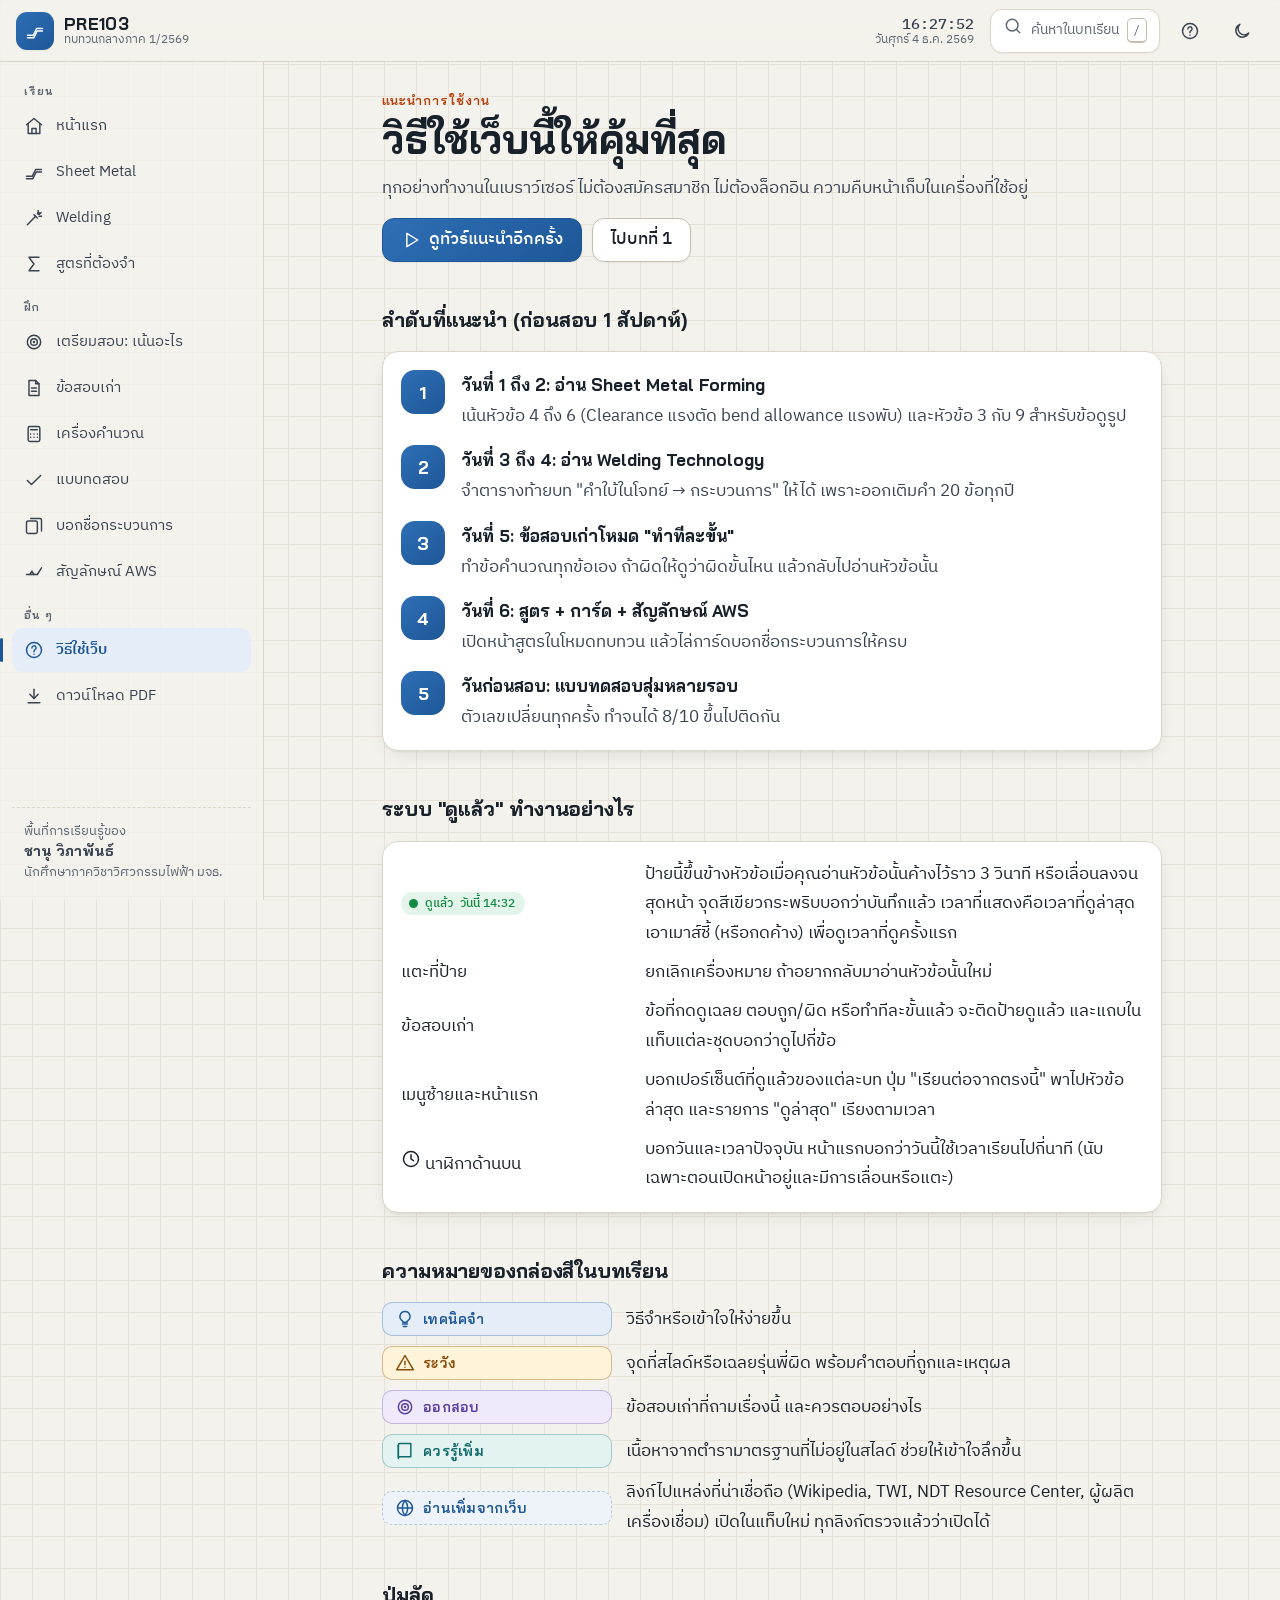
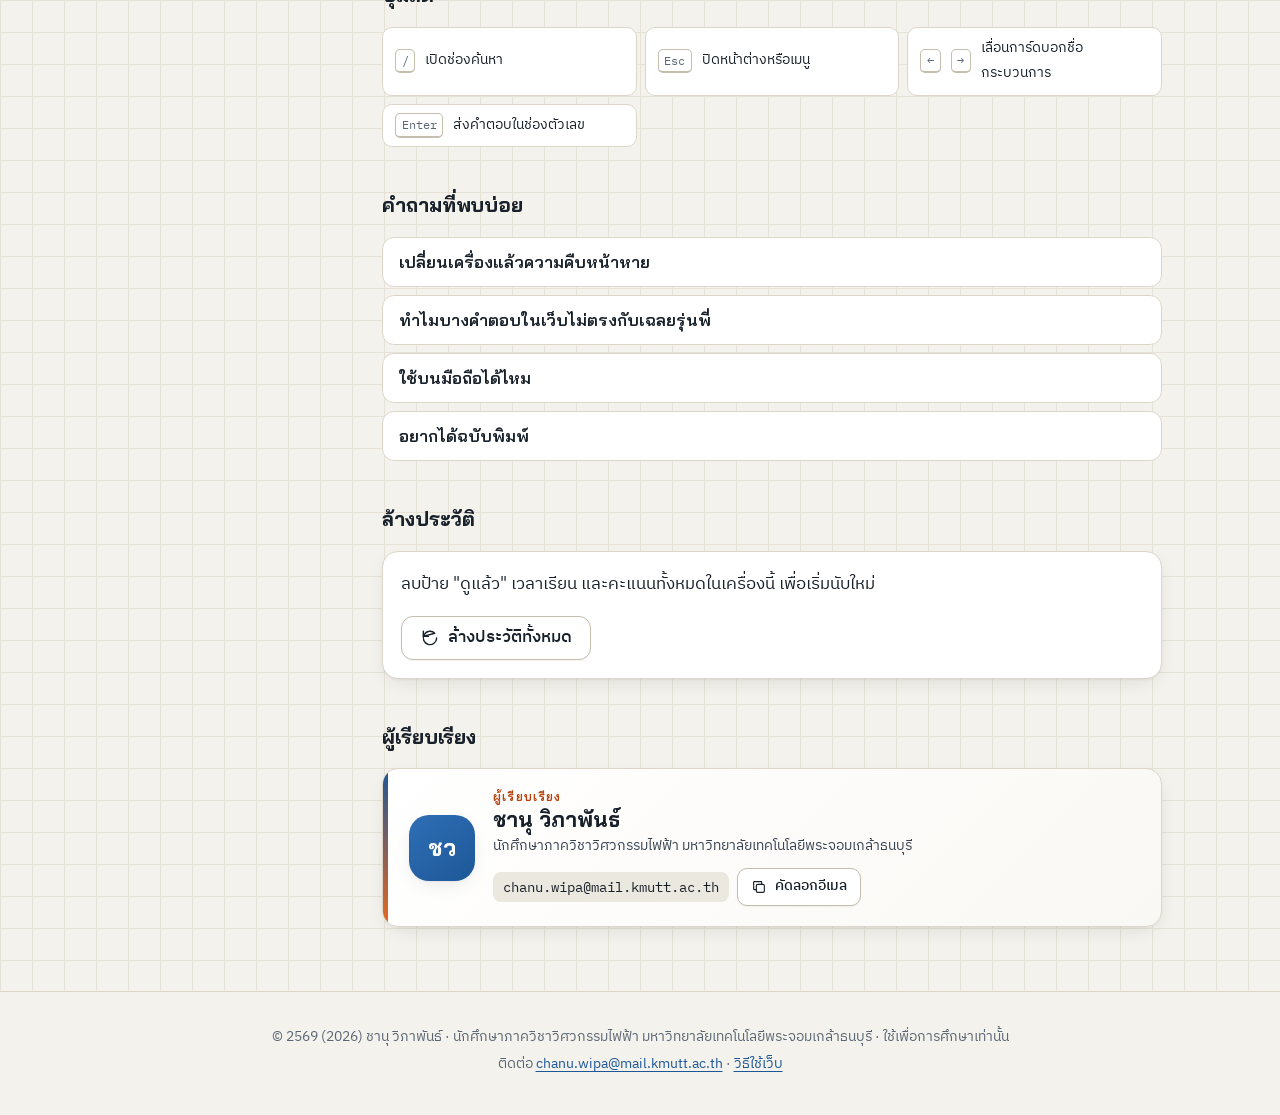
<file: guide.html>
<!doctype html>
<html lang="th">
<head>
<meta charset="utf-8">
<meta name="viewport" content="width=device-width, initial-scale=1, viewport-fit=cover">
<title>วิธีใช้เว็บ · PRE103 กลางภาค</title>
<meta name="description" content="ทบทวน PRE103 Production Technology ภาคการศึกษาที่ 1/2569 Sheet Metal Forming และ Welding Technology เรียบเรียงโดย ชานุ วิภาพันธ์">
<meta name="author" content="ชานุ วิภาพันธ์">
<meta name="theme-color" content="#f4f2ec" media="(prefers-color-scheme: light)">
<meta name="theme-color" content="#0f141a" media="(prefers-color-scheme: dark)">
<link rel="icon" href="favicon.svg" type="image/svg+xml">
<script>(function(){var d=document.documentElement;try{var t=localStorage.getItem('pre103-theme');if(t)d.dataset.theme=t}catch(e){}if(!matchMedia('(prefers-reduced-motion: reduce)').matches)d.classList.add('anim')})()</script>
<link rel="preconnect" href="https://fonts.googleapis.com">
<link rel="preconnect" href="https://fonts.gstatic.com" crossorigin>
<link rel="stylesheet" href="https://fonts.googleapis.com/css2?family=Bai+Jamjuree:wght@500;600;700&family=IBM+Plex+Sans+Thai:wght@400;500;600;700&family=IBM+Plex+Mono:wght@400;500;600&display=swap">
<link rel="stylesheet" href="vendor/katex/katex.min.css">
<link rel="stylesheet" href="css/styles.css">
</head>
<body class="" data-page="guide.html">
<svg width="0" height="0" style="position:absolute" aria-hidden="true"><defs><symbol id="i-home" viewBox="0 0 24 24" fill="none" stroke="currentColor" stroke-width="1.75" stroke-linecap="round" stroke-linejoin="round"><path d="M3 10.5 12 3l9 7.5"/><path d="M5 9.5V21h14V9.5"/><path d="M9.5 21v-6h5v6"/></symbol><symbol id="i-sheet" viewBox="0 0 24 24" fill="none" stroke="currentColor" stroke-width="1.75" stroke-linecap="round" stroke-linejoin="round"><path d="M3 17h7l4-8h7"/><path d="M3 20h7.6l4-8H21"/></symbol><symbol id="i-weld" viewBox="0 0 24 24" fill="none" stroke="currentColor" stroke-width="1.75" stroke-linecap="round" stroke-linejoin="round"><path d="M4 20 14 10"/><path d="m12 8 4 4"/><path d="M17 3v3M20.5 5.5l-2 2M21 10h-3"/><circle cx="17.5" cy="6.5" r="1"/></symbol><symbol id="i-sigma" viewBox="0 0 24 24" fill="none" stroke="currentColor" stroke-width="1.75" stroke-linecap="round" stroke-linejoin="round"><path d="M18 4H6l6 8-6 8h12"/></symbol><symbol id="i-doc" viewBox="0 0 24 24" fill="none" stroke="currentColor" stroke-width="1.75" stroke-linecap="round" stroke-linejoin="round"><path d="M6 3h8l4 4v14H6z"/><path d="M14 3v4h4M9 12h6M9 16h6"/></symbol><symbol id="i-calc" viewBox="0 0 24 24" fill="none" stroke="currentColor" stroke-width="1.75" stroke-linecap="round" stroke-linejoin="round"><rect x="5" y="3" width="14" height="18" rx="2"/><path d="M8 7h8M8 12h.01M12 12h.01M16 12h.01M8 16h.01M12 16h.01M16 16h.01"/></symbol><symbol id="i-check" viewBox="0 0 24 24" fill="none" stroke="currentColor" stroke-width="1.75" stroke-linecap="round" stroke-linejoin="round"><path d="M4 12.5 9 17.5 20 6.5"/></symbol><symbol id="i-cards" viewBox="0 0 24 24" fill="none" stroke="currentColor" stroke-width="1.75" stroke-linecap="round" stroke-linejoin="round"><rect x="3" y="6" width="13" height="15" rx="2"/><path d="M8 3h11a2 2 0 0 1 2 2v13"/></symbol><symbol id="i-symbol" viewBox="0 0 24 24" fill="none" stroke="currentColor" stroke-width="1.75" stroke-linecap="round" stroke-linejoin="round"><path d="M3 15h13"/><path d="m16 15 5-8"/><path d="M7 15l2.5-4 2.5 4"/></symbol><symbol id="i-download" viewBox="0 0 24 24" fill="none" stroke="currentColor" stroke-width="1.75" stroke-linecap="round" stroke-linejoin="round"><path d="M12 4v11"/><path d="m7 10 5 5 5-5"/><path d="M5 20h14"/></symbol><symbol id="i-search" viewBox="0 0 24 24" fill="none" stroke="currentColor" stroke-width="1.75" stroke-linecap="round" stroke-linejoin="round"><circle cx="11" cy="11" r="7"/><path d="m20 20-3.5-3.5"/></symbol><symbol id="i-moon" viewBox="0 0 24 24" fill="none" stroke="currentColor" stroke-width="1.75" stroke-linecap="round" stroke-linejoin="round"><path d="M20 14.5A8 8 0 1 1 9.5 4a6.5 6.5 0 0 0 10.5 10.5z"/></symbol><symbol id="i-sun" viewBox="0 0 24 24" fill="none" stroke="currentColor" stroke-width="1.75" stroke-linecap="round" stroke-linejoin="round"><circle cx="12" cy="12" r="4"/><path d="M12 2v2M12 20v2M4.9 4.9l1.4 1.4M17.7 17.7l1.4 1.4M2 12h2M20 12h2M4.9 19.1l1.4-1.4M17.7 6.3l1.4-1.4"/></symbol><symbol id="i-menu" viewBox="0 0 24 24" fill="none" stroke="currentColor" stroke-width="1.75" stroke-linecap="round" stroke-linejoin="round"><path d="M4 7h16M4 12h16M4 17h16"/></symbol><symbol id="i-close" viewBox="0 0 24 24" fill="none" stroke="currentColor" stroke-width="1.75" stroke-linecap="round" stroke-linejoin="round"><path d="M6 6l12 12M18 6 6 18"/></symbol><symbol id="i-bulb" viewBox="0 0 24 24" fill="none" stroke="currentColor" stroke-width="1.75" stroke-linecap="round" stroke-linejoin="round"><path d="M9 18h6M10 21h4"/><path d="M12 3a6 6 0 0 0-3.5 10.9c.6.5 1 1.2 1 2.1h5c0-.9.4-1.6 1-2.1A6 6 0 0 0 12 3z"/></symbol><symbol id="i-alert" viewBox="0 0 24 24" fill="none" stroke="currentColor" stroke-width="1.75" stroke-linecap="round" stroke-linejoin="round"><path d="M12 3 2 20h20z"/><path d="M12 10v4M12 17h.01"/></symbol><symbol id="i-target" viewBox="0 0 24 24" fill="none" stroke="currentColor" stroke-width="1.75" stroke-linecap="round" stroke-linejoin="round"><circle cx="12" cy="12" r="8"/><circle cx="12" cy="12" r="4"/><circle cx="12" cy="12" r=".6"/></symbol><symbol id="i-book" viewBox="0 0 24 24" fill="none" stroke="currentColor" stroke-width="1.75" stroke-linecap="round" stroke-linejoin="round"><path d="M4 5a2 2 0 0 1 2-2h13v16H6a2 2 0 0 0-2 2z"/><path d="M4 19V5"/></symbol><symbol id="i-globe" viewBox="0 0 24 24" fill="none" stroke="currentColor" stroke-width="1.75" stroke-linecap="round" stroke-linejoin="round"><circle cx="12" cy="12" r="9"/><path d="M3 12h18M12 3a14 14 0 0 1 0 18M12 3a14 14 0 0 0 0 18"/></symbol><symbol id="i-help" viewBox="0 0 24 24" fill="none" stroke="currentColor" stroke-width="1.75" stroke-linecap="round" stroke-linejoin="round"><circle cx="12" cy="12" r="9"/><path d="M9.5 9.5a2.5 2.5 0 1 1 3.5 2.3c-.6.3-1 .9-1 1.6v.6M12 17h.01"/></symbol><symbol id="i-clock" viewBox="0 0 24 24" fill="none" stroke="currentColor" stroke-width="1.75" stroke-linecap="round" stroke-linejoin="round"><circle cx="12" cy="12" r="9"/><path d="M12 7v5l3 2"/></symbol><symbol id="i-user" viewBox="0 0 24 24" fill="none" stroke="currentColor" stroke-width="1.75" stroke-linecap="round" stroke-linejoin="round"><circle cx="12" cy="8" r="4"/><path d="M4 21a8 8 0 0 1 16 0"/></symbol><symbol id="i-play" viewBox="0 0 24 24" fill="none" stroke="currentColor" stroke-width="1.75" stroke-linecap="round" stroke-linejoin="round"><path d="M7 4v16l13-8z"/></symbol><symbol id="i-reset" viewBox="0 0 24 24" fill="none" stroke="currentColor" stroke-width="1.75" stroke-linecap="round" stroke-linejoin="round"><path d="M4 4v6h6"/><path d="M20 12a8 8 0 1 1-2.3-5.7L4 10"/></symbol><symbol id="i-copy" viewBox="0 0 24 24" fill="none" stroke="currentColor" stroke-width="1.75" stroke-linecap="round" stroke-linejoin="round"><rect x="8" y="8" width="12" height="12" rx="2"/><path d="M16 8V5a1 1 0 0 0-1-1H5a1 1 0 0 0-1 1v10a1 1 0 0 0 1 1h3"/></symbol><symbol id="i-left" viewBox="0 0 24 24" fill="none" stroke="currentColor" stroke-width="1.75" stroke-linecap="round" stroke-linejoin="round"><path d="M15 6l-6 6 6 6"/></symbol><symbol id="i-right" viewBox="0 0 24 24" fill="none" stroke="currentColor" stroke-width="1.75" stroke-linecap="round" stroke-linejoin="round"><path d="M9 6l6 6-6 6"/></symbol><symbol id="i-up" viewBox="0 0 24 24" fill="none" stroke="currentColor" stroke-width="1.75" stroke-linecap="round" stroke-linejoin="round"><path d="M12 19V5M6 11l6-6 6 6"/></symbol><symbol id="i-arrow" viewBox="0 0 24 24" fill="none" stroke="currentColor" stroke-width="1.75" stroke-linecap="round" stroke-linejoin="round"><path d="M5 12h14M13 6l6 6-6 6"/></symbol><symbol id="i-eye" viewBox="0 0 24 24" fill="none" stroke="currentColor" stroke-width="1.75" stroke-linecap="round" stroke-linejoin="round"><path d="M2 12s3.5-7 10-7 10 7 10 7-3.5 7-10 7S2 12 2 12z"/><circle cx="12" cy="12" r="3"/></symbol></defs></svg>
<div id="loader" class="loader" aria-hidden="true"><div class="loader-inner">
  <svg class="loader-art" viewBox="0 0 150 74"><path class="sheet" d="M8 62 H52 L75 22 L98 62 H142"/><path class="spk" d="M75 14 v-10"/><path class="spk" d="M66 17 l-7 -7"/><path class="spk" d="M84 17 l7 -7"/><path class="spk" d="M62 24 l-9 -2"/><path class="spk" d="M88 24 l9 -2"/></svg>
  <p class="loader-quote"></p><p class="loader-by"></p><div class="loader-bar"></div></div></div>
<a class="skip" href="#main">ข้ามไปเนื้อหา</a>
<header class="topbar">
  <div class="topbar-inner">
    <button class="icon-btn menu-btn" type="button" aria-label="เปิดเมนู" aria-expanded="false" aria-controls="sidenav"><svg class="ic" aria-hidden="true"><use href="#i-menu"/></svg></button>
    <a class="brand" href="index.html"><span class="brand-mark"><svg class="ic" aria-hidden="true"><use href="#i-sheet"/></svg></span><span class="brand-text"><b>PRE103</b><small>ทบทวนกลางภาค 1/2569</small></span></a>
    <div class="clock" aria-live="off" title="เวลาปัจจุบัน"><b data-clock>--:--:--</b><small data-clock-date></small></div>
    <button class="search-btn" type="button" data-open-search><span><svg class="ic" aria-hidden="true"><use href="#i-search"/></svg></span><span class="search-label">ค้นหาในบทเรียน</span><kbd>/</kbd></button>
    <button class="icon-btn" type="button" data-open-tour aria-label="แนะนำการใช้งาน" title="แนะนำการใช้งาน"><svg class="ic" aria-hidden="true"><use href="#i-help"/></svg></button>
    <button class="icon-btn" type="button" data-theme-toggle aria-label="สลับโหมดมืด/สว่าง"><svg class="ic" aria-hidden="true"><use href="#i-moon"/></svg></button>
  </div>
  
</header>
<div class="shell">
  <nav id="sidenav" class="sidenav" aria-label="เมนูหลัก"><div class="nav-group">เรียน</div><ul><li><a href="index.html"><svg class="ic" aria-hidden="true"><use href="#i-home"/></svg><span>หน้าแรก</span></a></li><li><a href="lesson-sheet-metal.html" data-track="L:sheet-metal"><svg class="ic" aria-hidden="true"><use href="#i-sheet"/></svg><span>Sheet Metal</span><span class="nav-prog" aria-hidden="true"></span></a></li><li><a href="lesson-welding.html" data-track="L:welding"><svg class="ic" aria-hidden="true"><use href="#i-weld"/></svg><span>Welding</span><span class="nav-prog" aria-hidden="true"></span></a></li><li><a href="formulas.html"><svg class="ic" aria-hidden="true"><use href="#i-sigma"/></svg><span>สูตรที่ต้องจำ</span></a></li></ul><div class="nav-group">ฝึก</div><ul><li><a href="prep.html" data-track="C"><svg class="ic" aria-hidden="true"><use href="#i-target"/></svg><span>เตรียมสอบ: เน้นอะไร</span><span class="nav-prog" aria-hidden="true"></span></a></li><li><a href="exams.html" data-track="Q"><svg class="ic" aria-hidden="true"><use href="#i-doc"/></svg><span>ข้อสอบเก่า</span><span class="nav-prog" aria-hidden="true"></span></a></li><li><a href="calculators.html"><svg class="ic" aria-hidden="true"><use href="#i-calc"/></svg><span>เครื่องคำนวณ</span></a></li><li><a href="quiz.html"><svg class="ic" aria-hidden="true"><use href="#i-check"/></svg><span>แบบทดสอบ</span></a></li><li><a href="flashcards.html" data-track="F"><svg class="ic" aria-hidden="true"><use href="#i-cards"/></svg><span>บอกชื่อกระบวนการ</span><span class="nav-prog" aria-hidden="true"></span></a></li><li><a href="aws.html"><svg class="ic" aria-hidden="true"><use href="#i-symbol"/></svg><span>สัญลักษณ์ AWS</span></a></li></ul><div class="nav-group">อื่น ๆ</div><ul><li><a href="guide.html" aria-current="page"><svg class="ic" aria-hidden="true"><use href="#i-help"/></svg><span>วิธีใช้เว็บ</span></a></li><li><a href="downloads.html"><svg class="ic" aria-hidden="true"><use href="#i-download"/></svg><span>ดาวน์โหลด PDF</span></a></li></ul>
    <div class="author-mini">พื้นที่การเรียนรู้ของ<br><b>ชานุ วิภาพันธ์</b><br>นักศึกษาภาควิชาวิศวกรรมไฟฟ้า มจธ.</div>
  </nav>
  <div class="scrim" data-close-nav></div>
  <main id="main" tabindex="-1"><div class="wrap narrow">
  <header class="page-head">
    <p class="eyebrow">แนะนำการใช้งาน</p>
    <h1>วิธีใช้เว็บนี้ให้คุ้มที่สุด</h1>
    <p class="lead">ทุกอย่างทำงานในเบราว์เซอร์ ไม่ต้องสมัครสมาชิก ไม่ต้องล็อกอิน ความคืบหน้าเก็บในเครื่องที่ใช้อยู่</p>
    <div class="hero-actions"><button class="btn btn-primary" type="button" data-open-tour><svg class="ic"><use href="#i-play"/></svg>ดูทัวร์แนะนำอีกครั้ง</button><a class="btn" href="lesson-sheet-metal.html">ไปบทที่ 1</a></div>
  </header>

  <h2 class="section-title">ลำดับที่แนะนำ (ก่อนสอบ 1 สัปดาห์)</h2>
  <div class="card steps-guide stagger">
    <div class="g-step"><div><b>วันที่ 1 ถึง 2: อ่าน Sheet Metal Forming</b><p>เน้นหัวข้อ 4 ถึง 6 (Clearance แรงตัด bend allowance แรงพับ) และหัวข้อ 3 กับ 9 สำหรับข้อดูรูป</p></div></div>
    <div class="g-step"><div><b>วันที่ 3 ถึง 4: อ่าน Welding Technology</b><p>จำตารางท้ายบท "คำใบ้ในโจทย์ → กระบวนการ" ให้ได้ เพราะออกเติมคำ 20 ข้อทุกปี</p></div></div>
    <div class="g-step"><div><b>วันที่ 5: ข้อสอบเก่าโหมด "ทำทีละขั้น"</b><p>ทำข้อคำนวณทุกข้อเอง ถ้าผิดให้ดูว่าผิดขั้นไหน แล้วกลับไปอ่านหัวข้อนั้น</p></div></div>
    <div class="g-step"><div><b>วันที่ 6: สูตร + การ์ด + สัญลักษณ์ AWS</b><p>เปิดหน้าสูตรในโหมดทบทวน แล้วไล่การ์ดบอกชื่อกระบวนการให้ครบ</p></div></div>
    <div class="g-step"><div><b>วันก่อนสอบ: แบบทดสอบสุ่มหลายรอบ</b><p>ตัวเลขเปลี่ยนทุกครั้ง ทำจนได้ 8/10 ขึ้นไปติดกัน</p></div></div>
  </div>

  <h2 class="section-title">ระบบ "ดูแล้ว" ทำงานอย่างไร</h2>
  <div class="card legend">
    <div class="legend-row"><span><button class="seen" type="button" tabindex="-1"><i class="dot live"></i>ดูแล้ว <time>วันนี้ 14:32</time></button></span><span>ป้ายนี้ขึ้นข้างหัวข้อเมื่อคุณอ่านหัวข้อนั้นค้างไว้ราว 3 วินาที หรือเลื่อนลงจนสุดหน้า จุดสีเขียวกระพริบบอกว่าบันทึกแล้ว เวลาที่แสดงคือเวลาที่ดูล่าสุด เอาเมาส์ชี้ (หรือกดค้าง) เพื่อดูเวลาที่ดูครั้งแรก</span></div>
    <div class="legend-row"><span>แตะที่ป้าย</span><span>ยกเลิกเครื่องหมาย ถ้าอยากกลับมาอ่านหัวข้อนั้นใหม่</span></div>
    <div class="legend-row"><span>ข้อสอบเก่า</span><span>ข้อที่กดดูเฉลย ตอบถูก/ผิด หรือทำทีละขั้นแล้ว จะติดป้ายดูแล้ว และแถบในแท็บแต่ละชุดบอกว่าดูไปกี่ข้อ</span></div>
    <div class="legend-row"><span>เมนูซ้ายและหน้าแรก</span><span>บอกเปอร์เซ็นต์ที่ดูแล้วของแต่ละบท ปุ่ม "เรียนต่อจากตรงนี้" พาไปหัวข้อล่าสุด และรายการ "ดูล่าสุด" เรียงตามเวลา</span></div>
    <div class="legend-row"><span><svg class="ic"><use href="#i-clock"/></svg> นาฬิกาด้านบน</span><span>บอกวันและเวลาปัจจุบัน หน้าแรกบอกว่าวันนี้ใช้เวลาเรียนไปกี่นาที (นับเฉพาะตอนเปิดหน้าอยู่และมีการเลื่อนหรือแตะ)</span></div>
  </div>

  <h2 class="section-title">ความหมายของกล่องสีในบทเรียน</h2>
  <div class="legend">
    <div class="legend-row"><aside class="box box-tip"><div class="box-title"><svg class="ic"><use href="#i-bulb"/></svg>เทคนิคจำ</div></aside><span>วิธีจำหรือเข้าใจให้ง่ายขึ้น</span></div>
    <div class="legend-row"><aside class="box box-warn"><div class="box-title"><svg class="ic"><use href="#i-alert"/></svg>ระวัง</div></aside><span>จุดที่สไลด์หรือเฉลยรุ่นพี่ผิด พร้อมคำตอบที่ถูกและเหตุผล</span></div>
    <div class="legend-row"><aside class="box box-exam"><div class="box-title"><svg class="ic"><use href="#i-target"/></svg>ออกสอบ</div></aside><span>ข้อสอบเก่าที่ถามเรื่องนี้ และควรตอบอย่างไร</span></div>
    <div class="legend-row"><aside class="box box-extra"><div class="box-title"><svg class="ic"><use href="#i-book"/></svg>ควรรู้เพิ่ม</div></aside><span>เนื้อหาจากตำรามาตรฐานที่ไม่อยู่ในสไลด์ ช่วยให้เข้าใจลึกขึ้น</span></div>
    <div class="legend-row"><aside class="box box-web"><div class="box-title"><svg class="ic"><use href="#i-globe"/></svg>อ่านเพิ่มจากเว็บ</div></aside><span>ลิงก์ไปแหล่งที่น่าเชื่อถือ (Wikipedia, TWI, NDT Resource Center, ผู้ผลิตเครื่องเชื่อม) เปิดในแท็บใหม่ ทุกลิงก์ตรวจแล้วว่าเปิดได้</span></div>
  </div>

  <h2 class="section-title">ปุ่มลัด</h2>
  <div class="keys">
    <div><kbd>/</kbd> เปิดช่องค้นหา</div>
    <div><kbd>Esc</kbd> ปิดหน้าต่างหรือเมนู</div>
    <div><kbd>←</kbd> <kbd>→</kbd> เลื่อนการ์ดบอกชื่อกระบวนการ</div>
    <div><kbd>Enter</kbd> ส่งคำตอบในช่องตัวเลข</div>
  </div>

  <h2 class="section-title">คำถามที่พบบ่อย</h2>
  <div class="faq">
    <details><summary>เปลี่ยนเครื่องแล้วความคืบหน้าหาย</summary><p>ความคืบหน้าเก็บในเบราว์เซอร์ของเครื่องที่ใช้ ไม่ได้ส่งขึ้นเซิร์ฟเวอร์ จึงไม่ตามไปเครื่องอื่น และจะหายถ้าล้างข้อมูลเว็บหรือใช้โหมดไม่ระบุตัวตน</p></details>
    <details><summary>ทำไมบางคำตอบในเว็บไม่ตรงกับเฉลยรุ่นพี่</summary><p>ทุกข้อคำนวณตรวจกับสูตรในสไลด์และคำนวณซ้ำด้วยโปรแกรม ถ้าไม่ตรงจะมีกล่อง "ระวัง" อธิบายว่าเฉลยเดิมพลาดตรงไหน</p></details>
    <details><summary>ใช้บนมือถือได้ไหม</summary><p>ได้ มีแถบเมนูด้านล่างจอ และเพิ่มเว็บไว้ที่หน้าจอโฮมได้จากเมนู "แชร์" ของเบราว์เซอร์ แล้วเลือก "เพิ่มไปยังหน้าจอโฮม"</p></details>
    <details><summary>อยากได้ฉบับพิมพ์</summary><p>ไปที่หน้า "ดาวน์โหลด PDF" มีทั้งเล่ม แยกบท ชีตสูตร 2 หน้า และข้อสอบเก่าพร้อมเฉลย</p></details>
  </div>

  <h2 class="section-title">ล้างประวัติ</h2>
  <div class="card"><p style="margin-top:0">ลบป้าย "ดูแล้ว" เวลาเรียน และคะแนนทั้งหมดในเครื่องนี้ เพื่อเริ่มนับใหม่</p><button class="btn" type="button" data-reset><svg class="ic"><use href="#i-reset"/></svg>ล้างประวัติทั้งหมด</button></div>

  <h2 class="section-title">ผู้เรียบเรียง</h2>
  <section class="author" aria-label="ผู้เรียบเรียง">
    <div class="avatar" aria-hidden="true">ชว</div>
    <div>
      <p class="author-role">ผู้เรียบเรียง</p>
      <p class="author-name">ชานุ วิภาพันธ์</p>
      <p class="author-meta">นักศึกษาภาควิชาวิศวกรรมไฟฟ้า มหาวิทยาลัยเทคโนโลยีพระจอมเกล้าธนบุรี</p>
      <div class="author-row"><span class="email">chanu.wipa@mail.kmutt.ac.th</span><button class="btn btn-sm" type="button" data-copy="chanu.wipa@mail.kmutt.ac.th"><svg class="ic ic-sm" aria-hidden="true"><use href="#i-copy"/></svg>คัดลอกอีเมล</button></div>
      
    </div>
  </section>
</div>
<script>window.__TOTALS={"Q":118,"F":46,"sheet-metal":51,"welding":49,"C":19}</script></main>
</div>
<footer class="site-foot">
  <p>© 2569 (2026) ชานุ วิภาพันธ์ · นักศึกษาภาควิชาวิศวกรรมไฟฟ้า มหาวิทยาลัยเทคโนโลยีพระจอมเกล้าธนบุรี · ใช้เพื่อการศึกษาเท่านั้น</p>
  <p>ติดต่อ <a href="mailto:chanu.wipa@mail.kmutt.ac.th">chanu.wipa@mail.kmutt.ac.th</a> · <a href="guide.html">วิธีใช้เว็บ</a></p>
  <p class="stats-line" data-stats-wrap hidden><svg class="ic ic-sm" aria-hidden="true"><use href="#i-eye"/></svg> เข้าชม <b data-stat="visits">0</b> ครั้ง · ผู้ใช้ <b data-stat="visitors">0</b> คน · วันนี้ <b data-stat="today">0</b> · ดาวน์โหลด PDF <b data-stat="downloads">0</b> ครั้ง</p>
</footer>
<nav class="bottom-nav" aria-label="เมนูลัด"><a href="index.html"><svg class="ic" aria-hidden="true"><use href="#i-home"/></svg><span>หน้าแรก</span></a><a href="lesson-sheet-metal.html"><svg class="ic" aria-hidden="true"><use href="#i-sheet"/></svg><span>Sheet</span></a><a href="lesson-welding.html"><svg class="ic" aria-hidden="true"><use href="#i-weld"/></svg><span>Welding</span></a><a href="exams.html"><svg class="ic" aria-hidden="true"><use href="#i-doc"/></svg><span>ข้อสอบ</span></a><a href="#" data-open-nav role="button"><svg class="ic" aria-hidden="true"><use href="#i-menu"/></svg><span>เมนู</span></a></nav>
<button class="to-top" type="button" aria-label="กลับขึ้นด้านบน"><svg class="ic" aria-hidden="true"><use href="#i-up"/></svg></button>
<div class="toast" role="status" aria-live="polite"></div>
<dialog id="search-dlg" class="search-dlg" aria-label="ค้นหา">
  <form method="dialog" class="search-form"><span><svg class="ic" aria-hidden="true"><use href="#i-search"/></svg></span><input id="search-input" type="search" placeholder="พิมพ์คำค้น เช่น clearance, E6013, springback" autocomplete="off" aria-label="คำค้น"><button class="icon-btn" value="close" aria-label="ปิด"><svg class="ic" aria-hidden="true"><use href="#i-close"/></svg></button></form>
  <ol id="search-results" class="search-results"></ol>
</dialog>
<dialog id="tour" class="tour" aria-labelledby="tour-title">
  <div class="tour-art" aria-hidden="true"></div>
  <div class="tour-body"><h2 id="tour-title"></h2><p></p></div>
  <div class="tour-foot"><div class="tour-dots" aria-hidden="true"></div><div class="hero-actions"><button class="btn btn-ghost btn-sm" type="button" data-tour="skip">ข้าม</button><button class="btn btn-sm" type="button" data-tour="prev">ย้อน</button><button class="btn btn-primary btn-sm" type="button" data-tour="next">ถัดไป</button></div></div>
</dialog>
<div id="lightbox" class="lightbox" hidden><button class="icon-btn lb-close" type="button" aria-label="ปิดรูป"><svg class="ic" aria-hidden="true"><use href="#i-close"/></svg></button><img alt=""></div>
<script>window.__QUOTES=[["เรียนทีละนิด แต่ทำทุกวัน ดีกว่าอ่านรวดเดียวคืนก่อนสอบ",""],["Measure twice, cut once.","สุภาษิตช่าง"],["ความรู้ที่ไม่ได้ลงมือทำ ก็เหมือนแผ่นเหล็กที่ยังไม่ได้พับ",""],["Strike while the iron is hot.","สุภาษิตอังกฤษ"],["สูตรจำได้ไม่ยาก ที่ยากคือรู้ว่าทำไมต้องใช้สูตรนั้น",""],["It always seems impossible until it is done.","Nelson Mandela"],["รอยเชื่อมที่ดีเริ่มจากการเตรียมรอยต่อที่ดี การสอบก็เหมือนกัน",""]];</script>

<script type="module" src="js/app.js"></script>

</body>
</html>
</file>
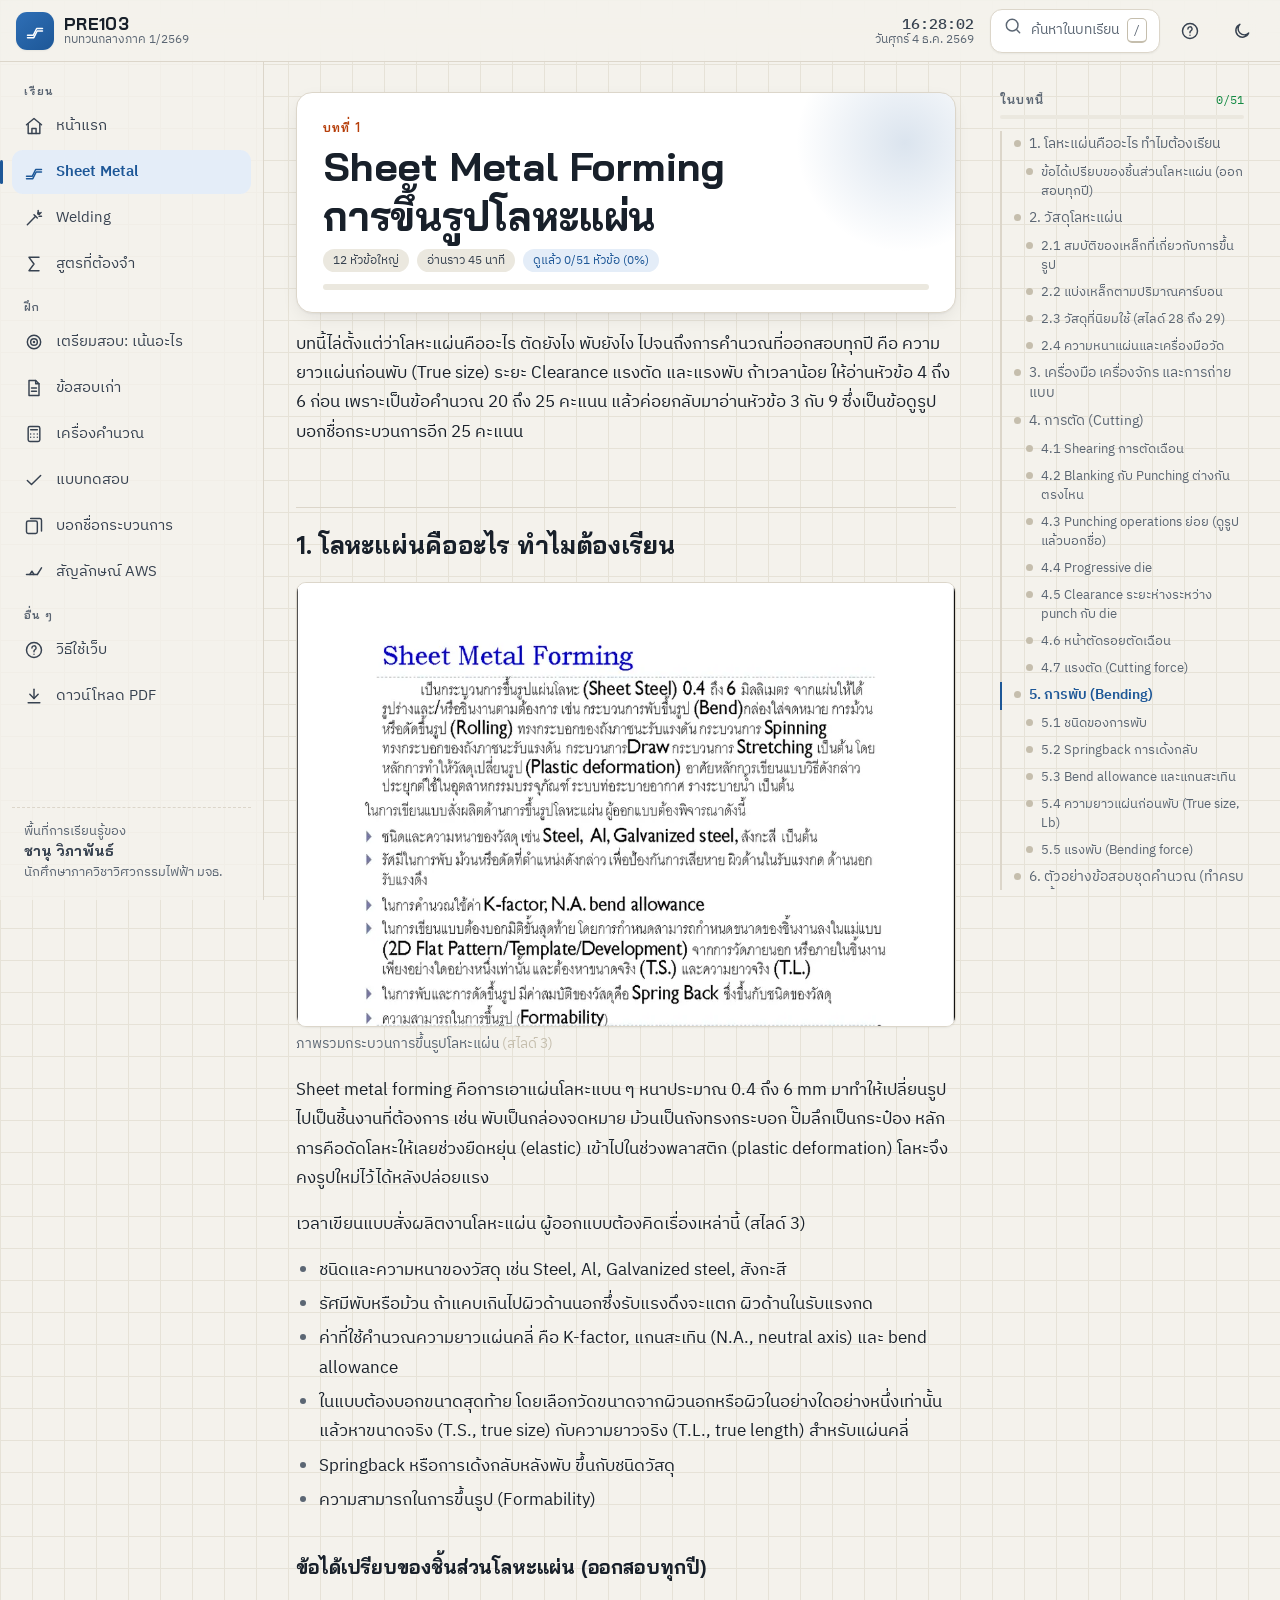
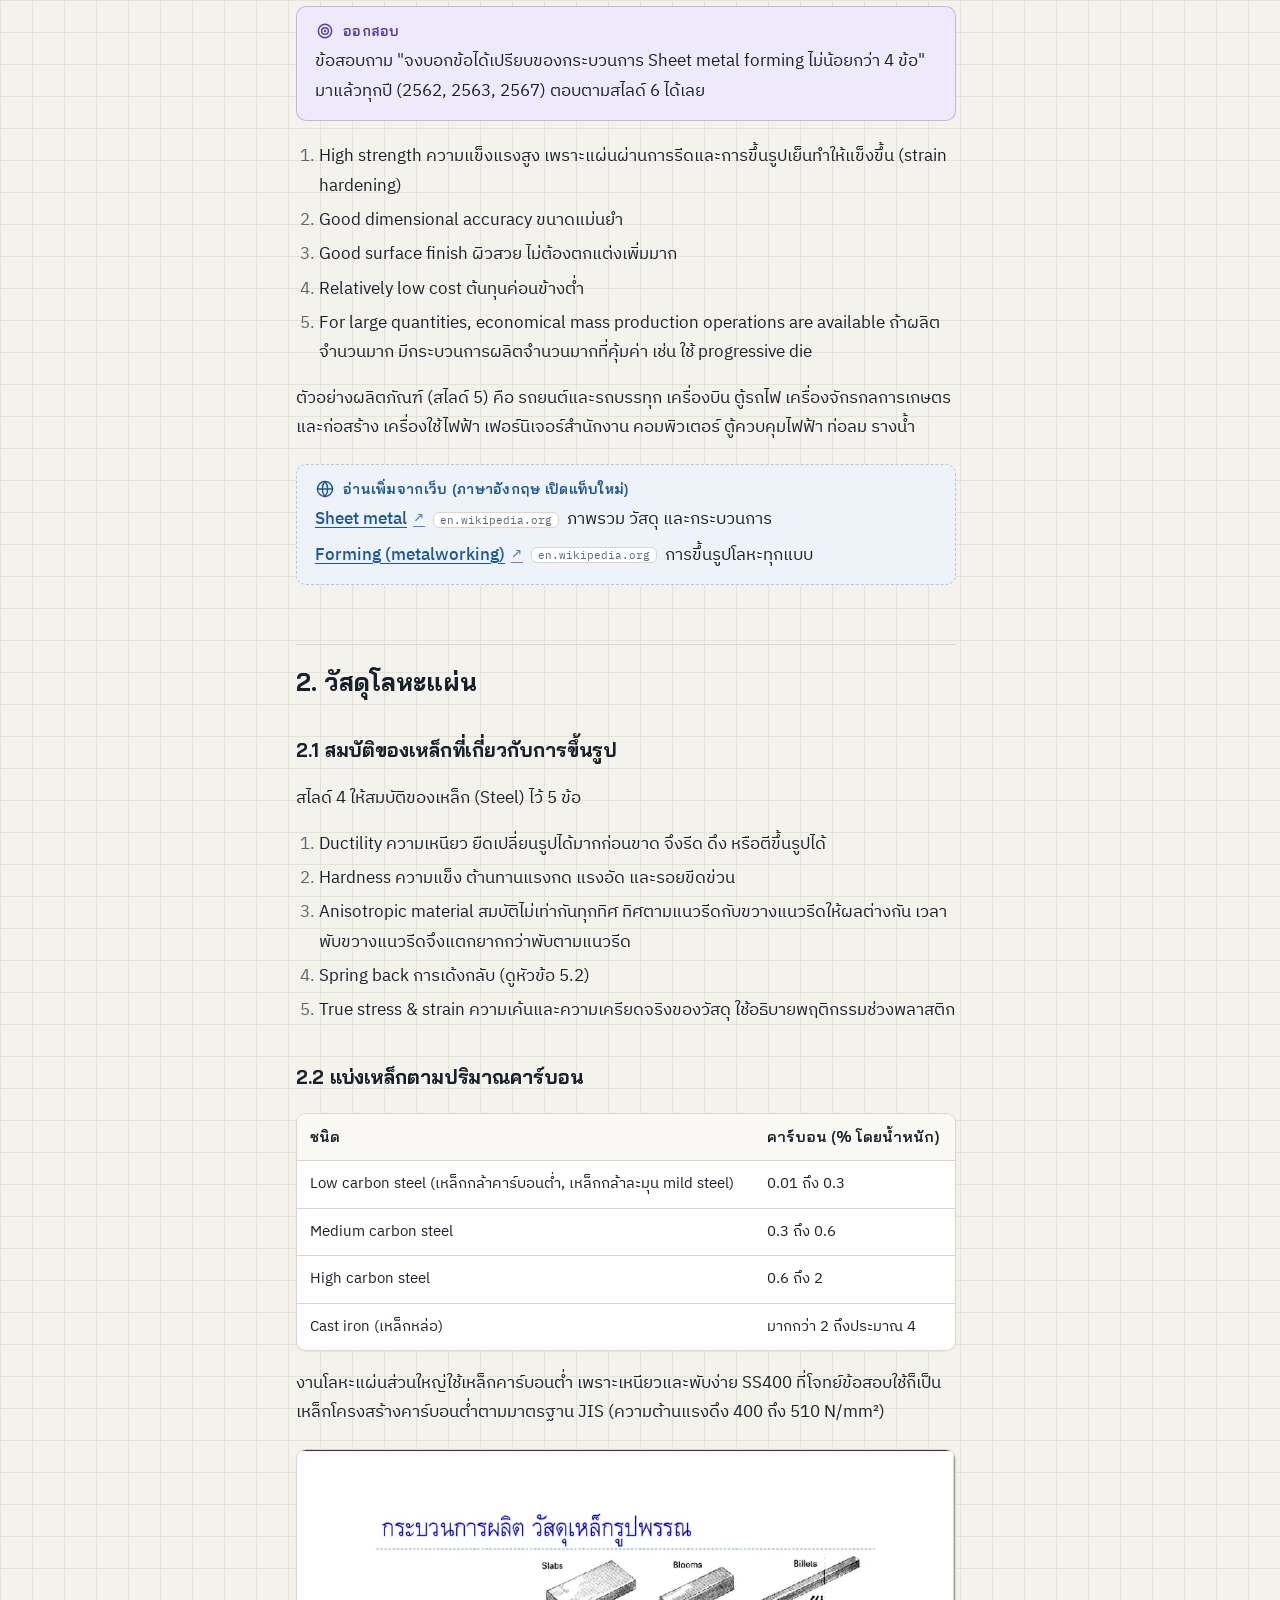
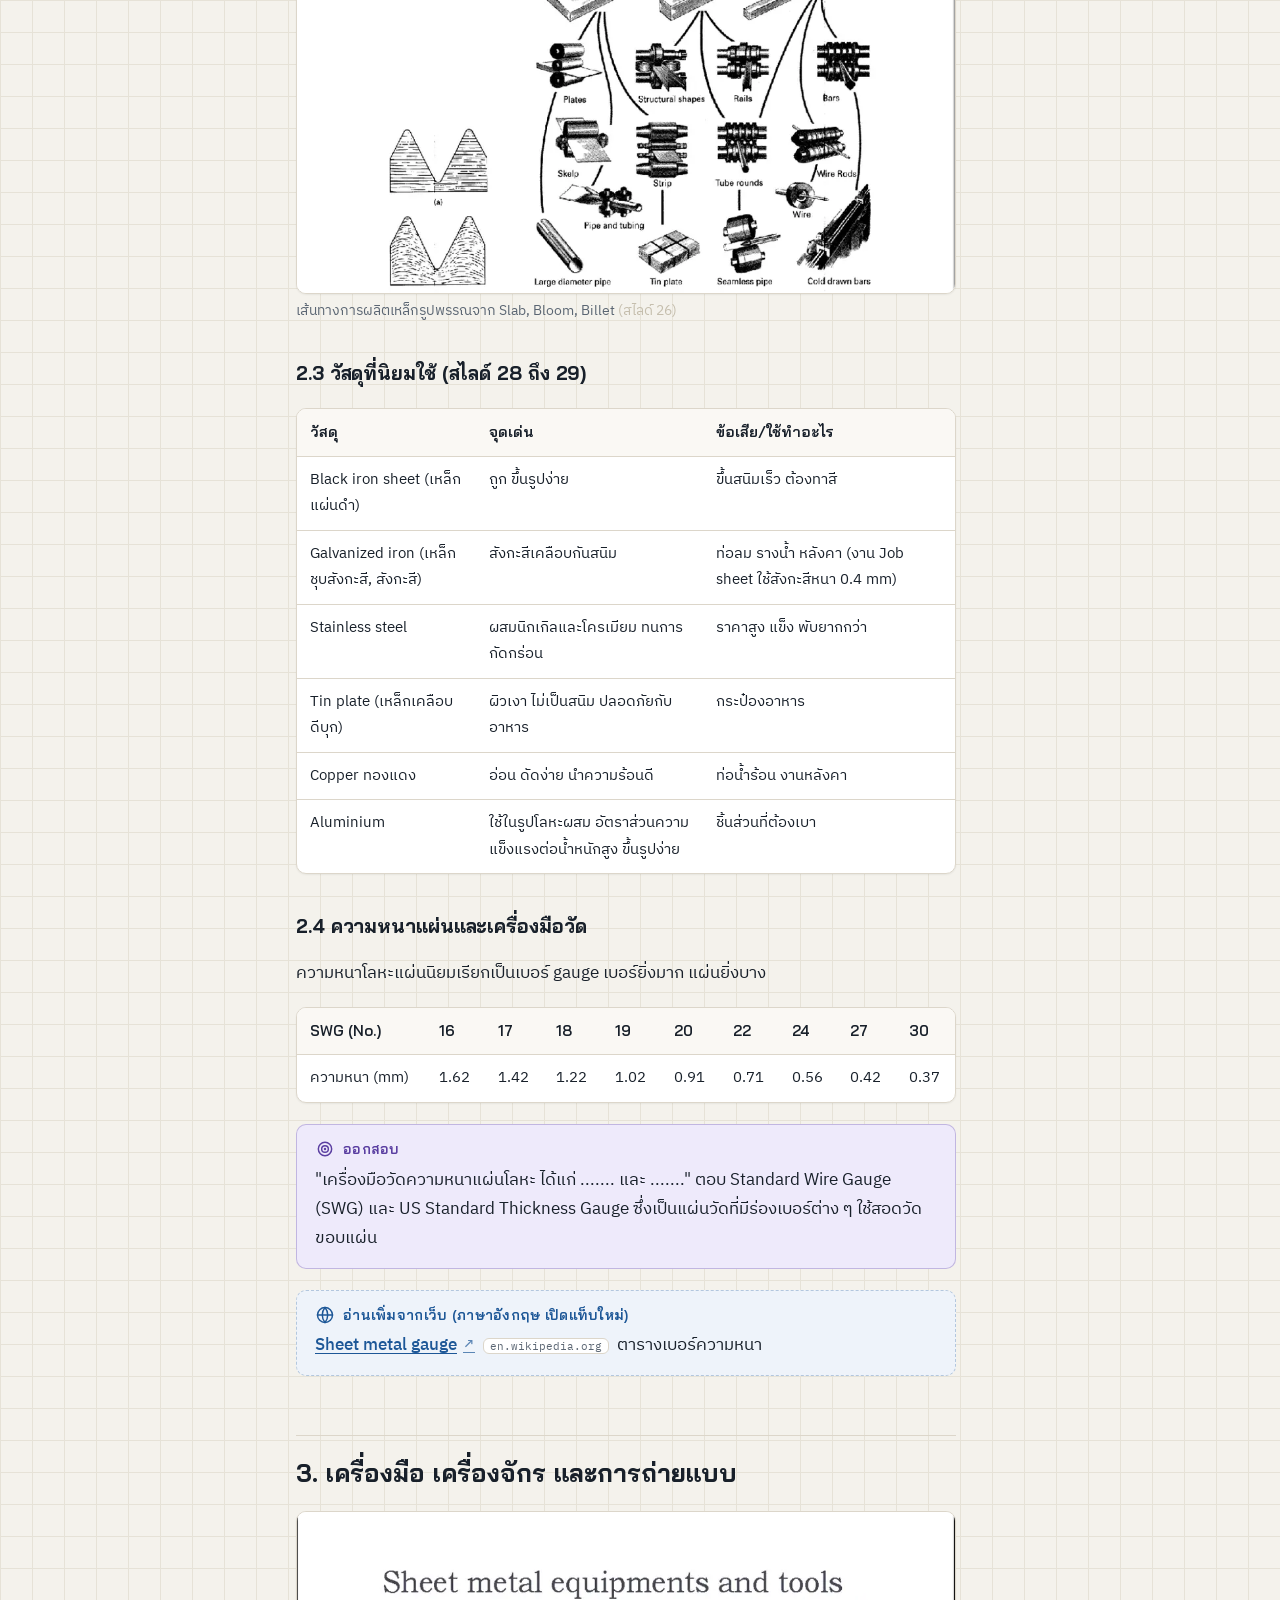
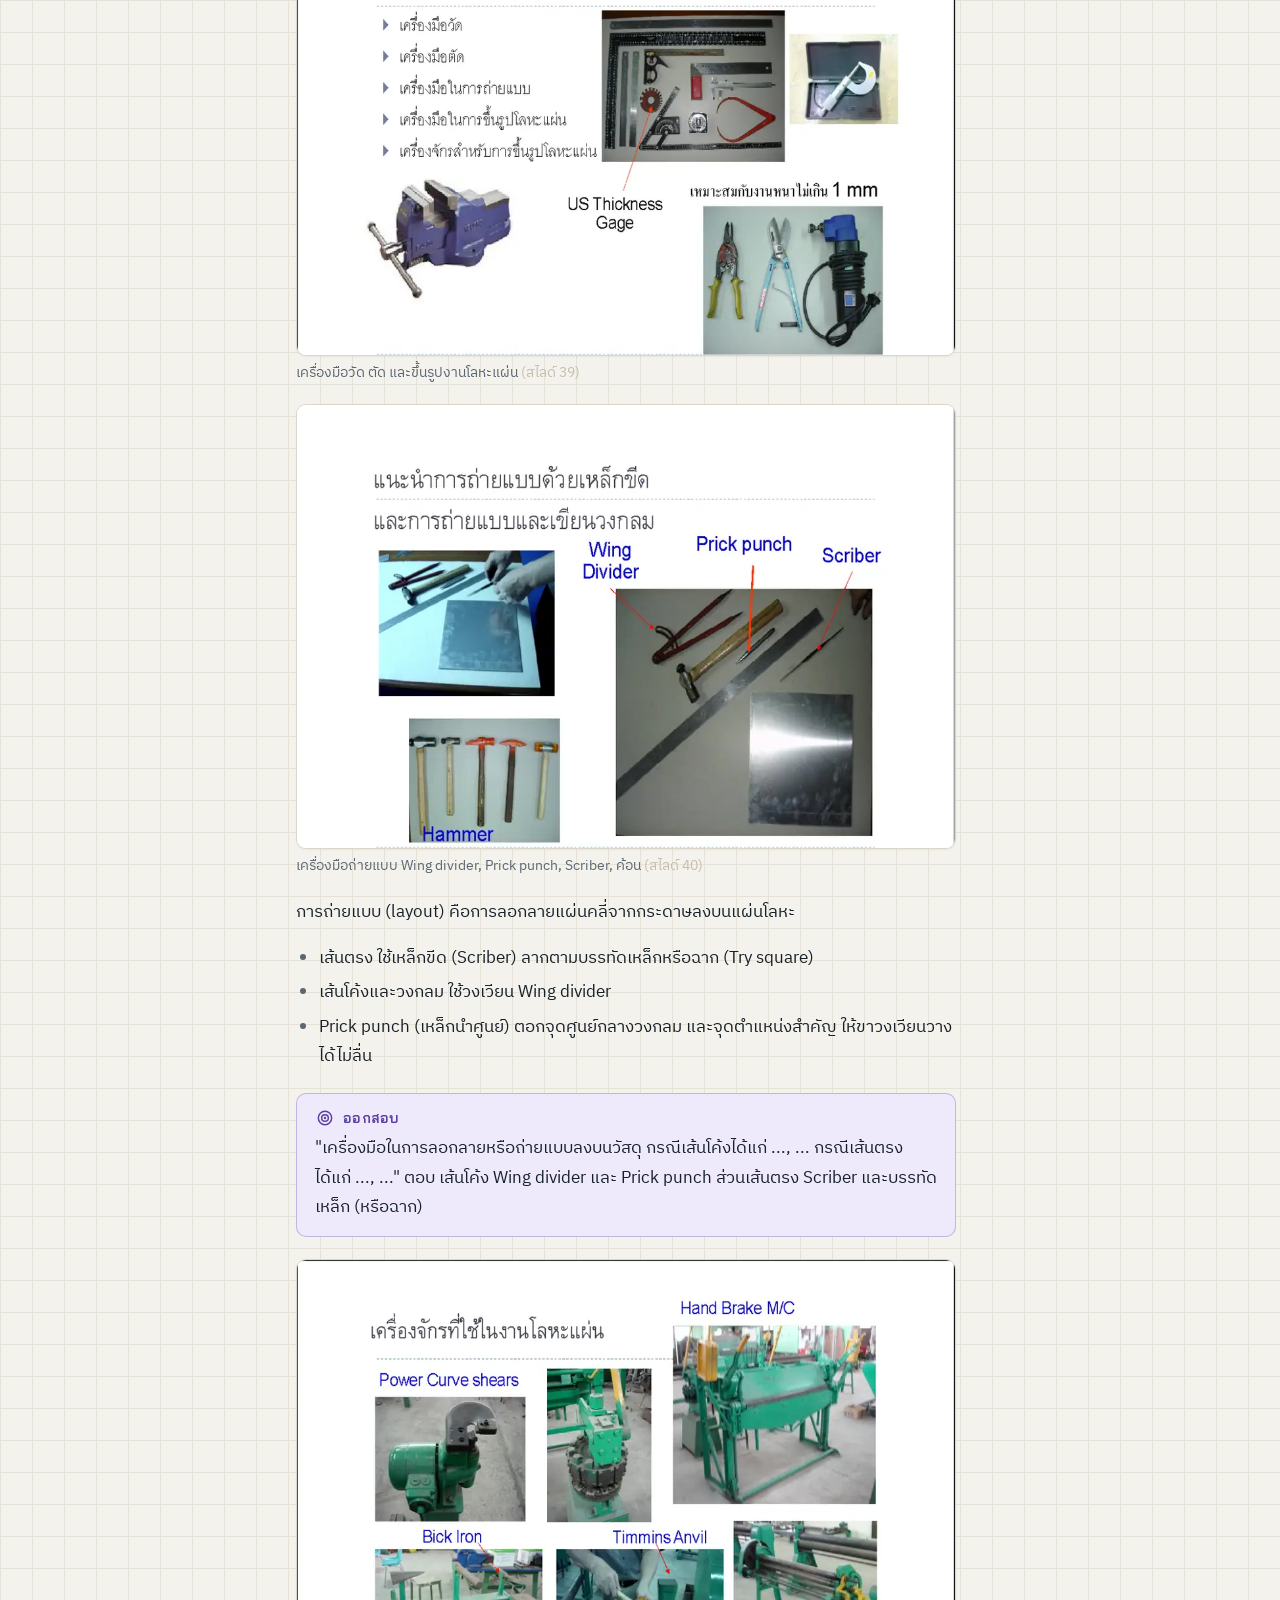
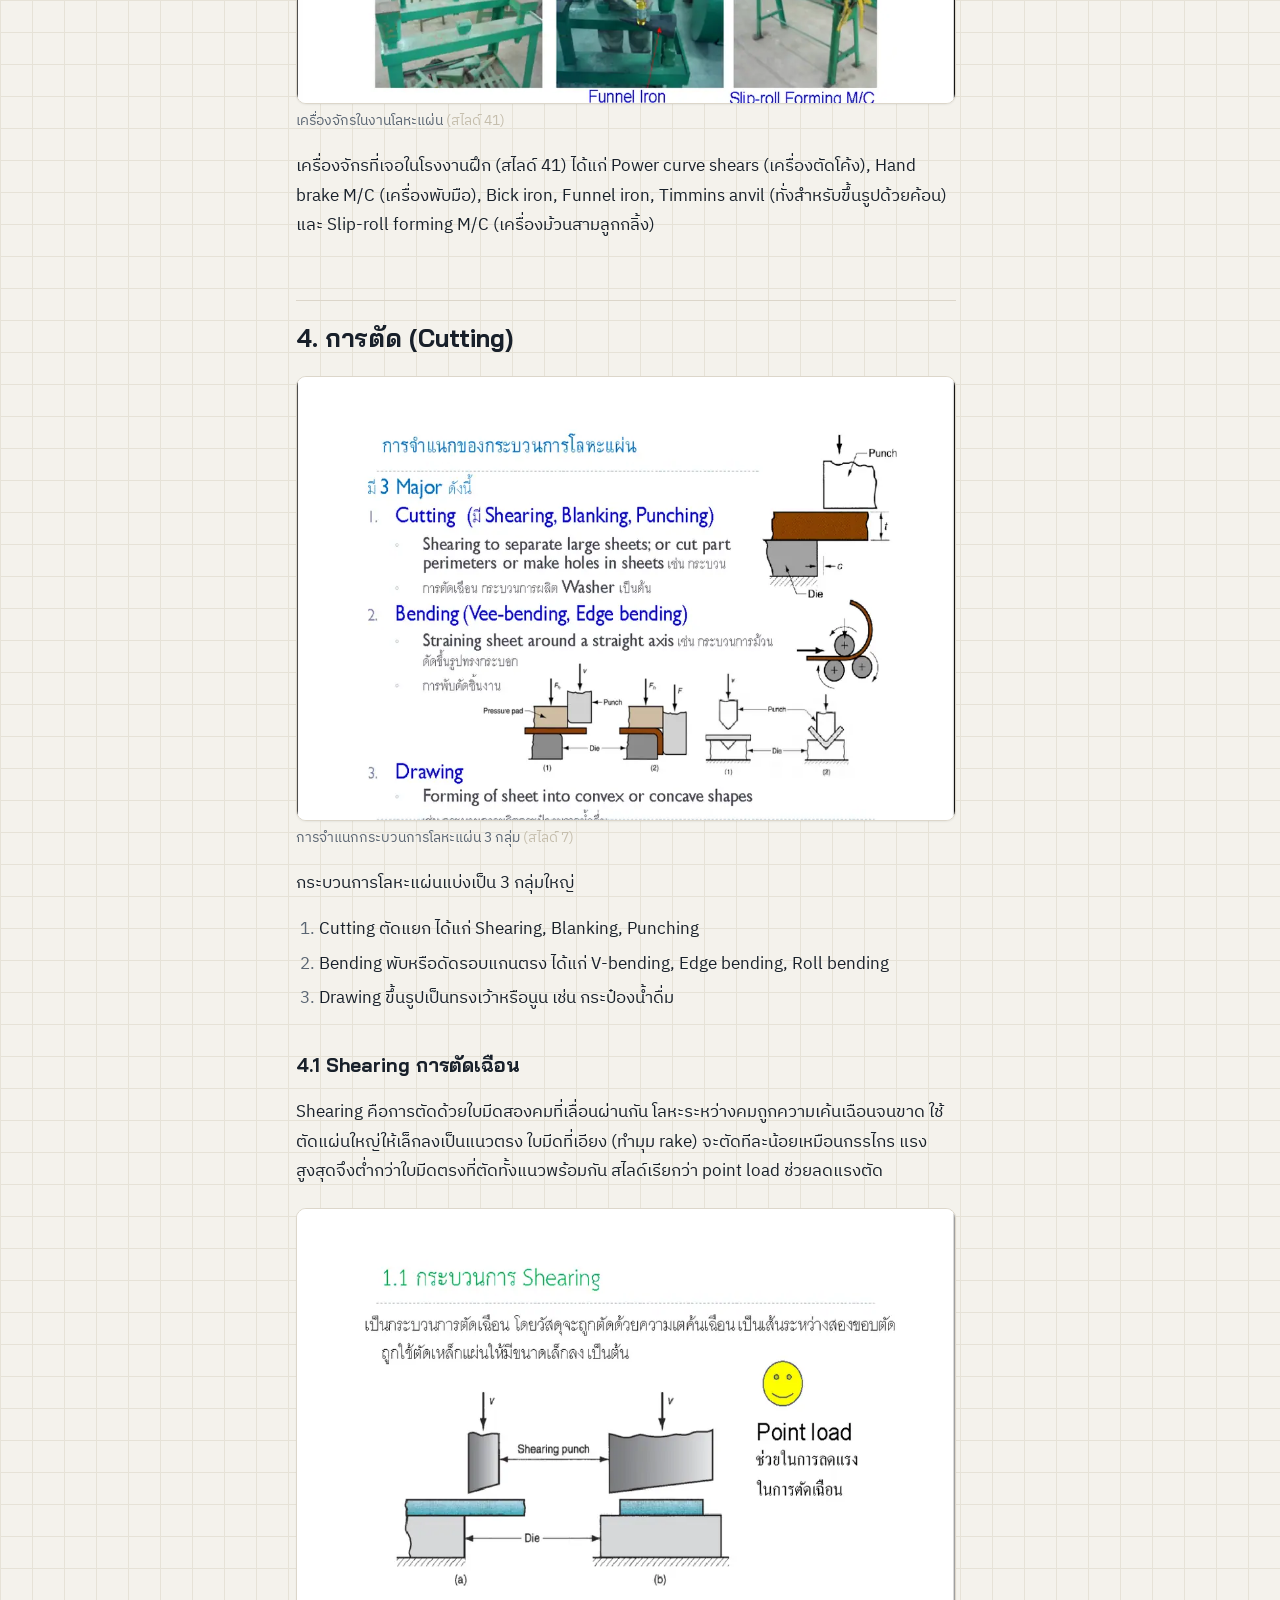
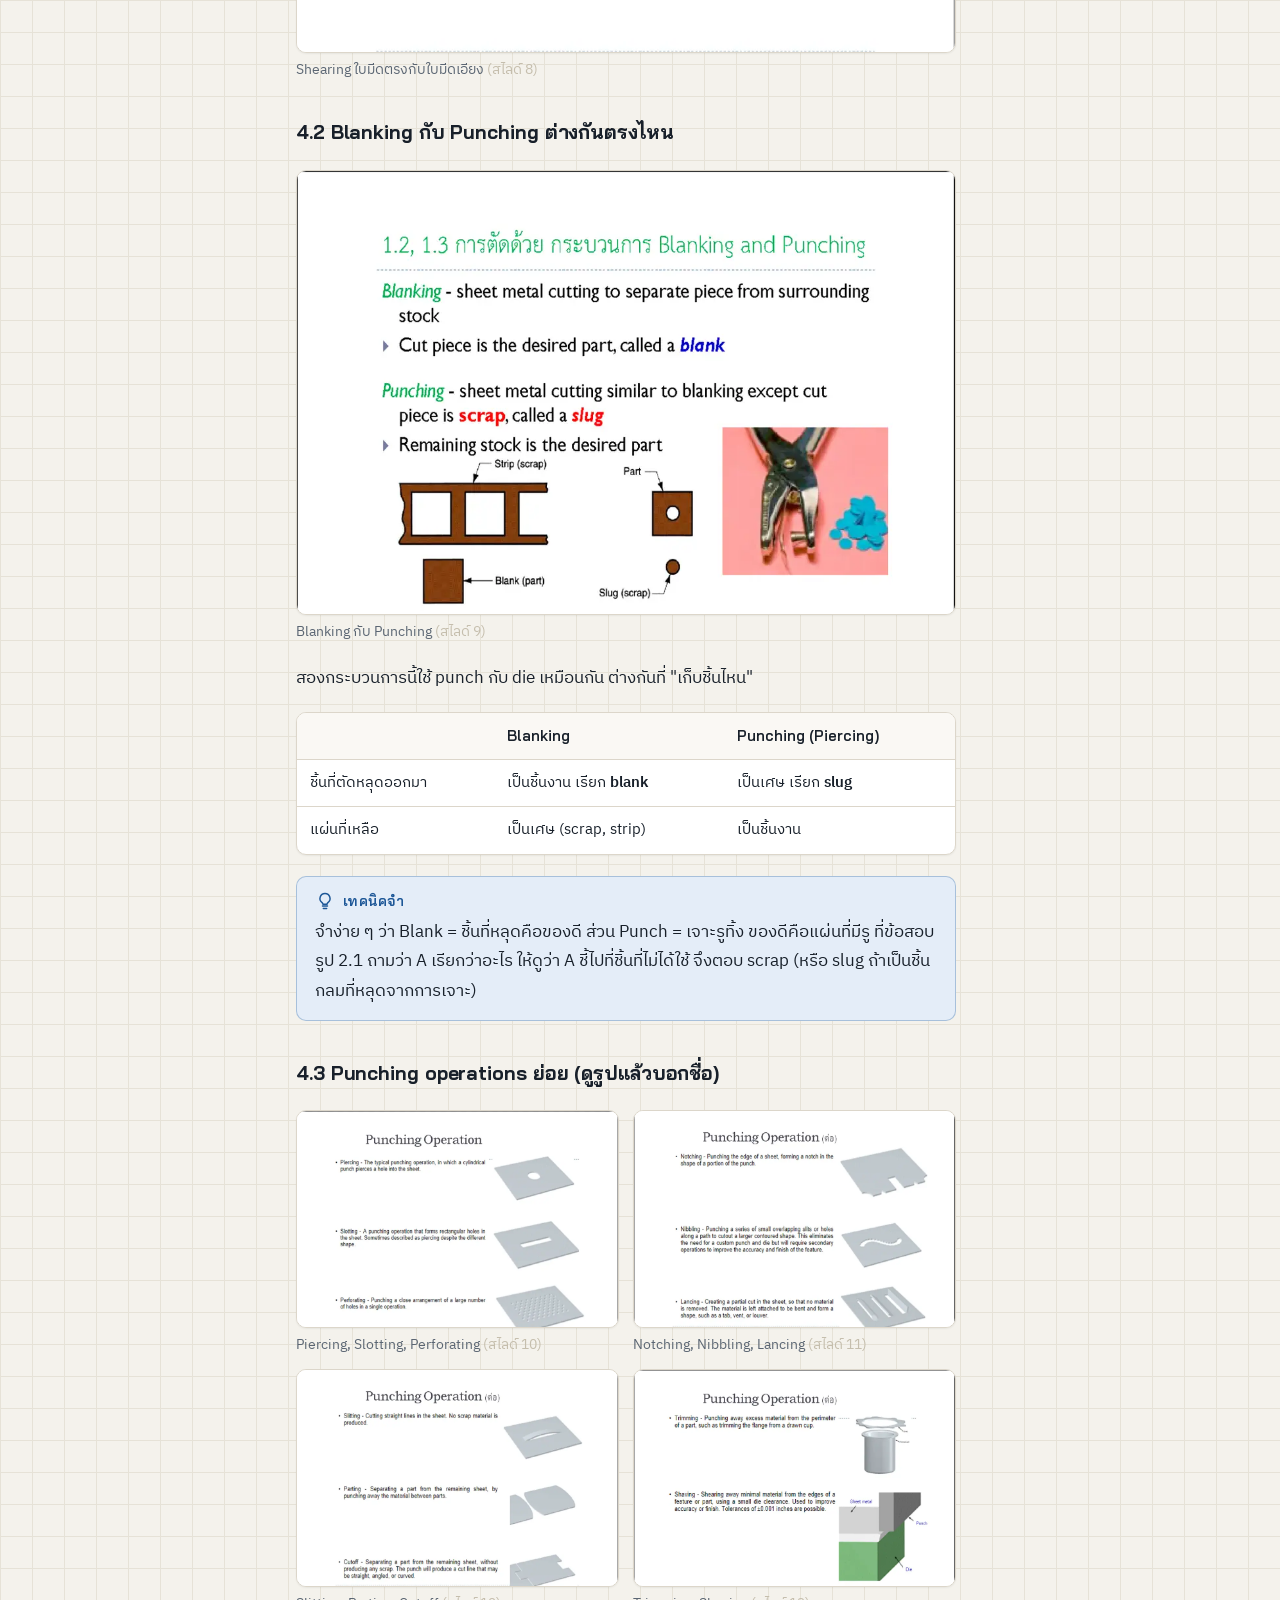
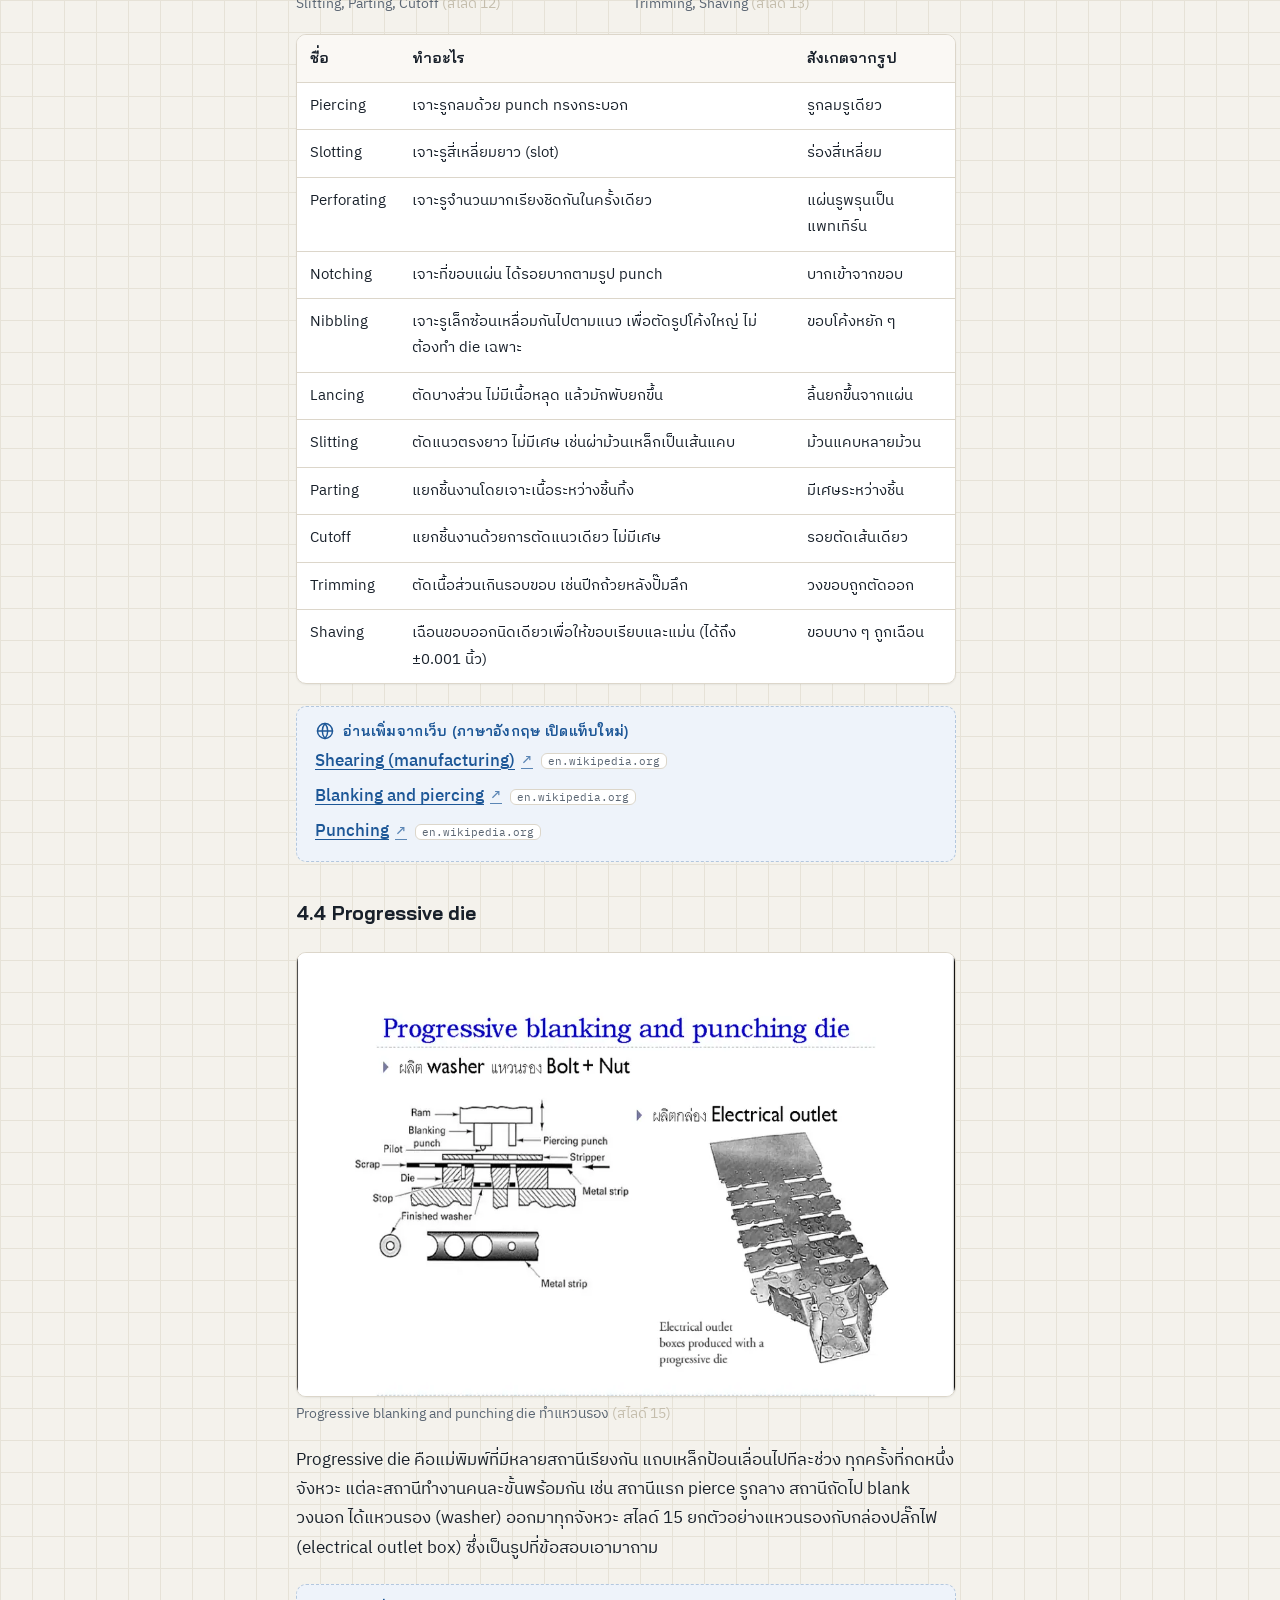
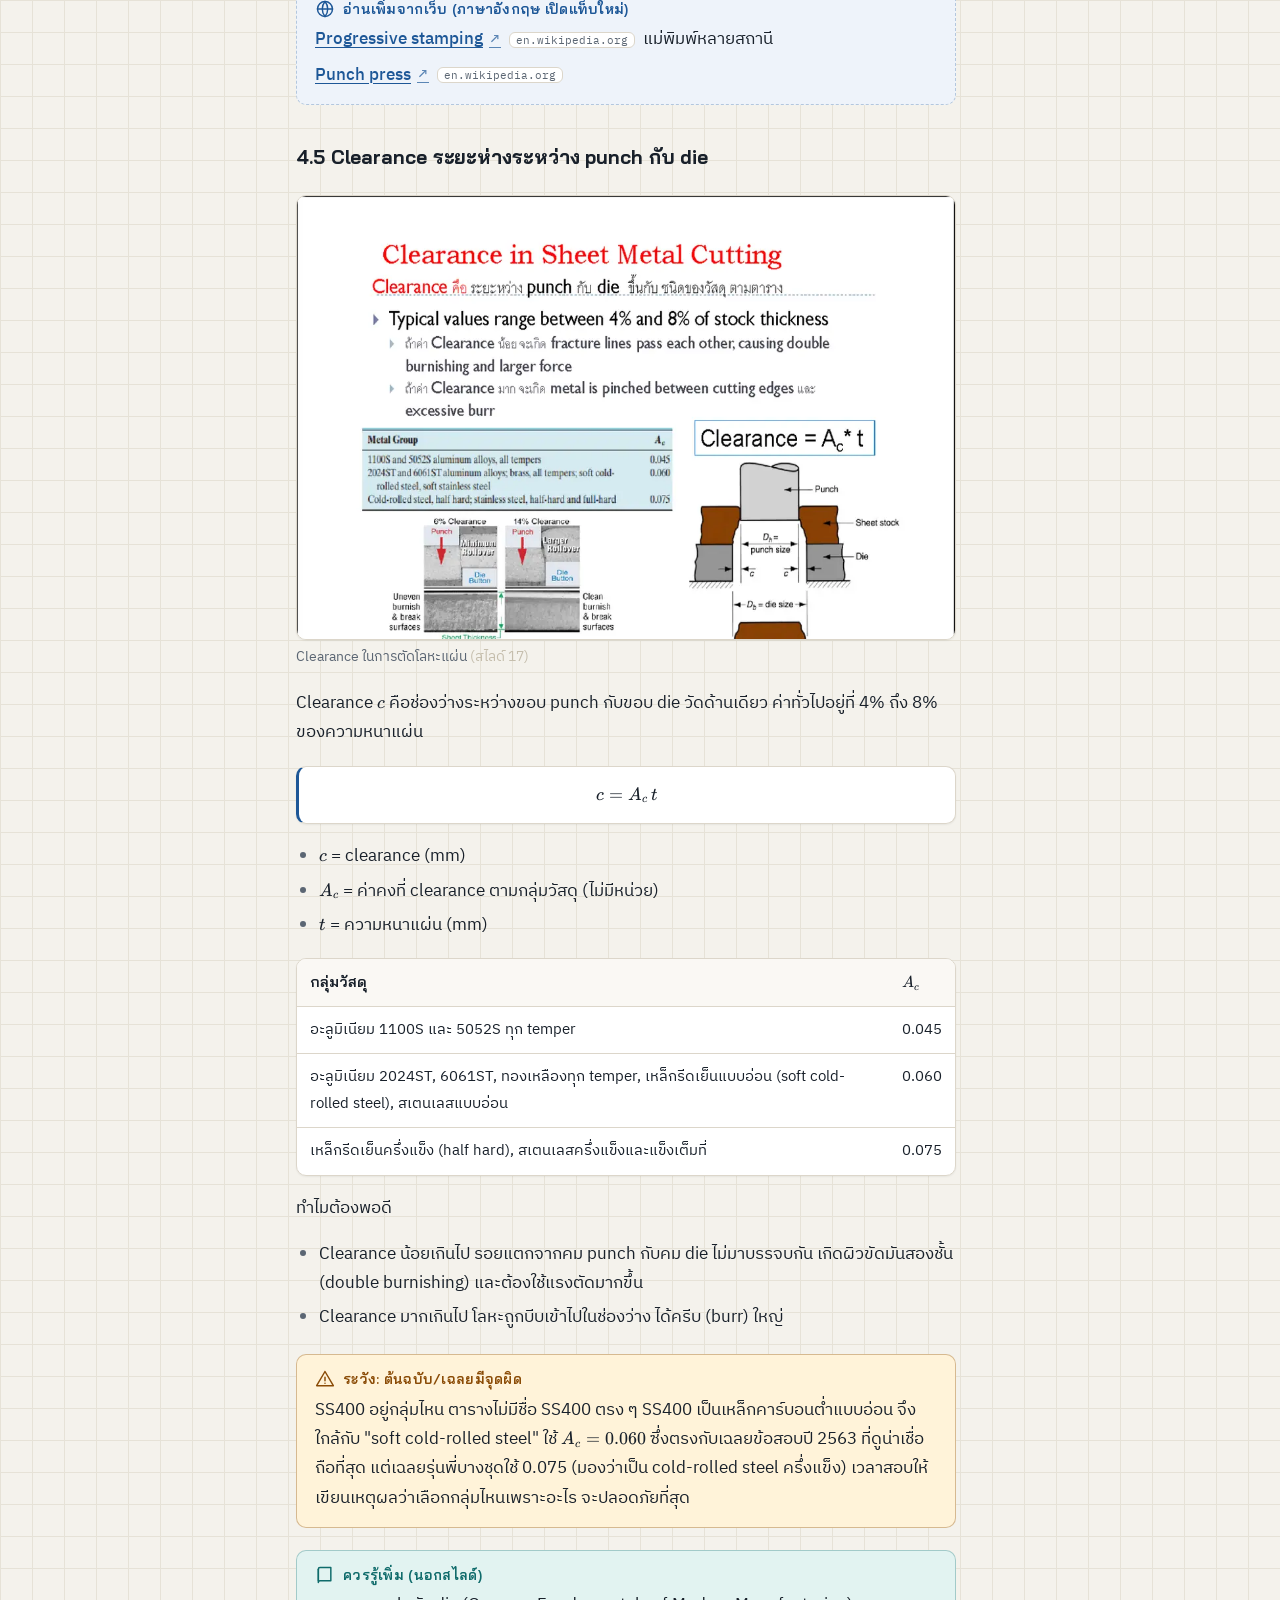
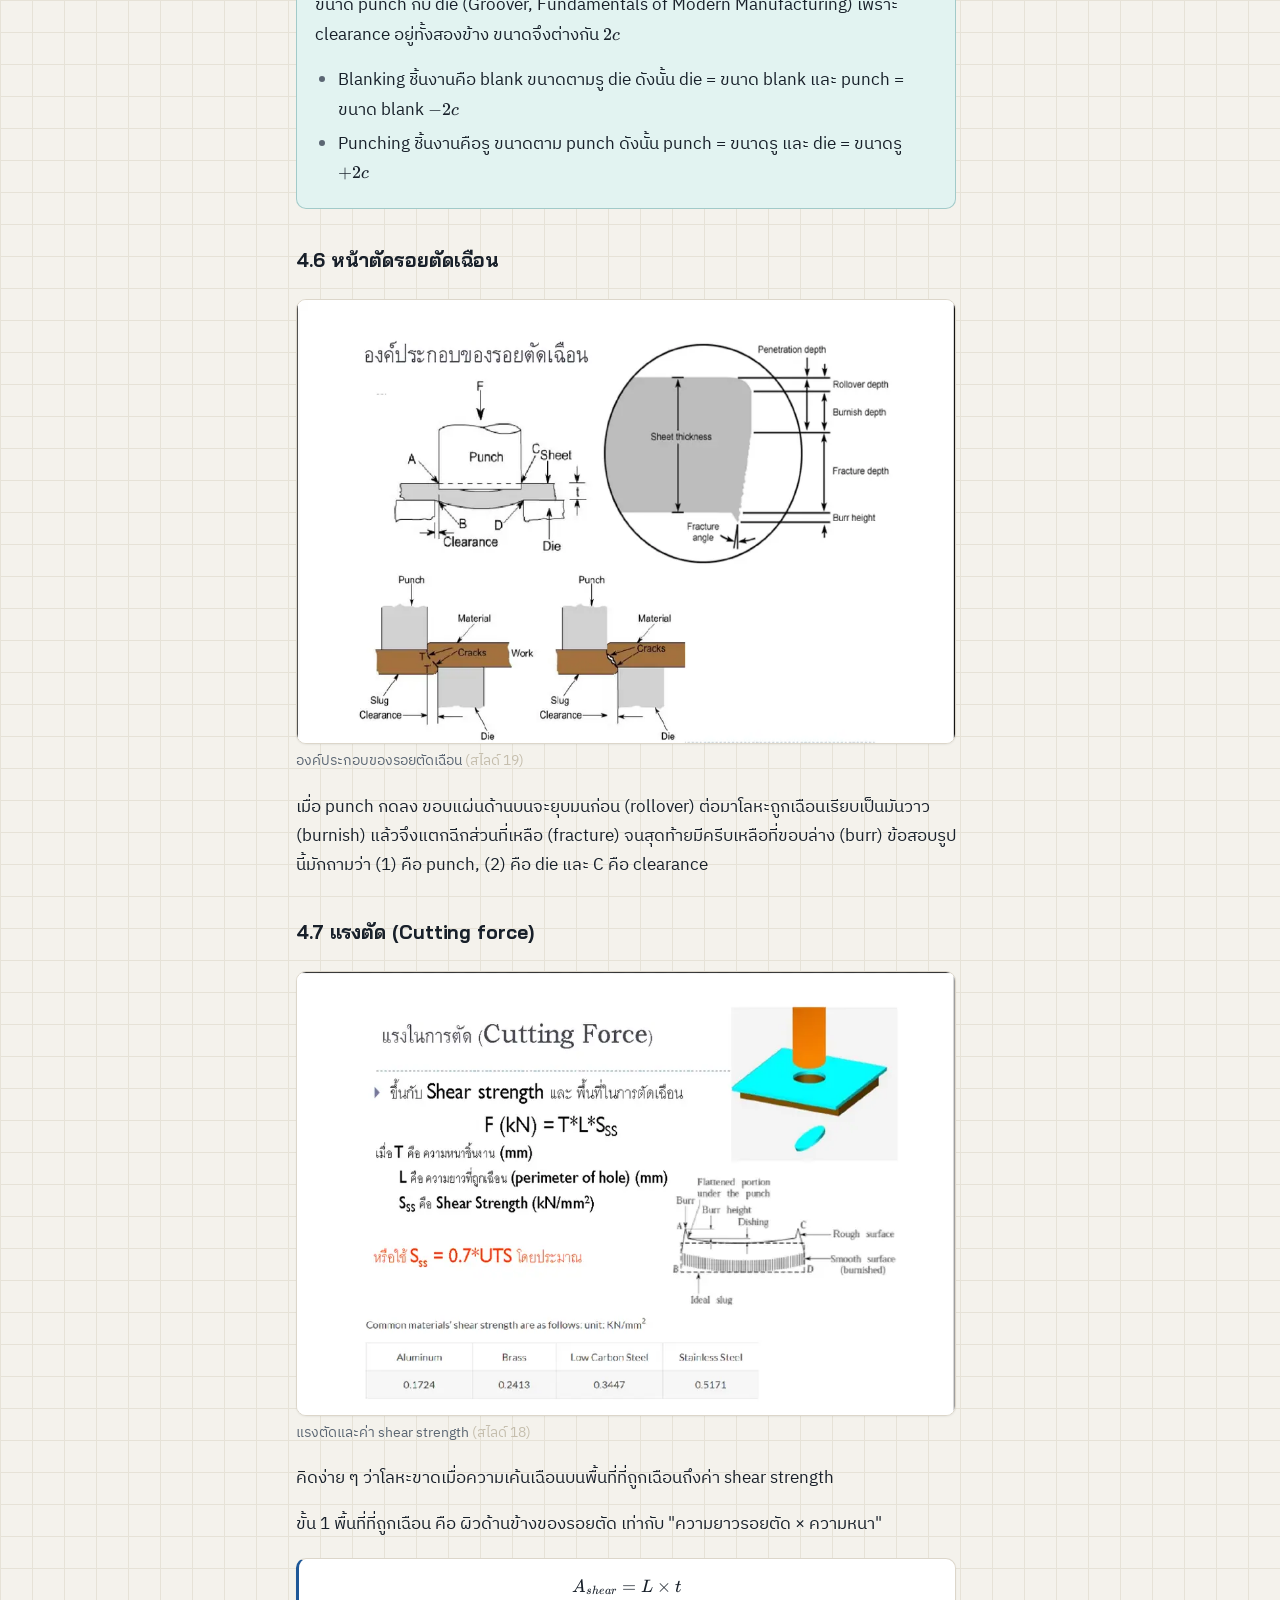
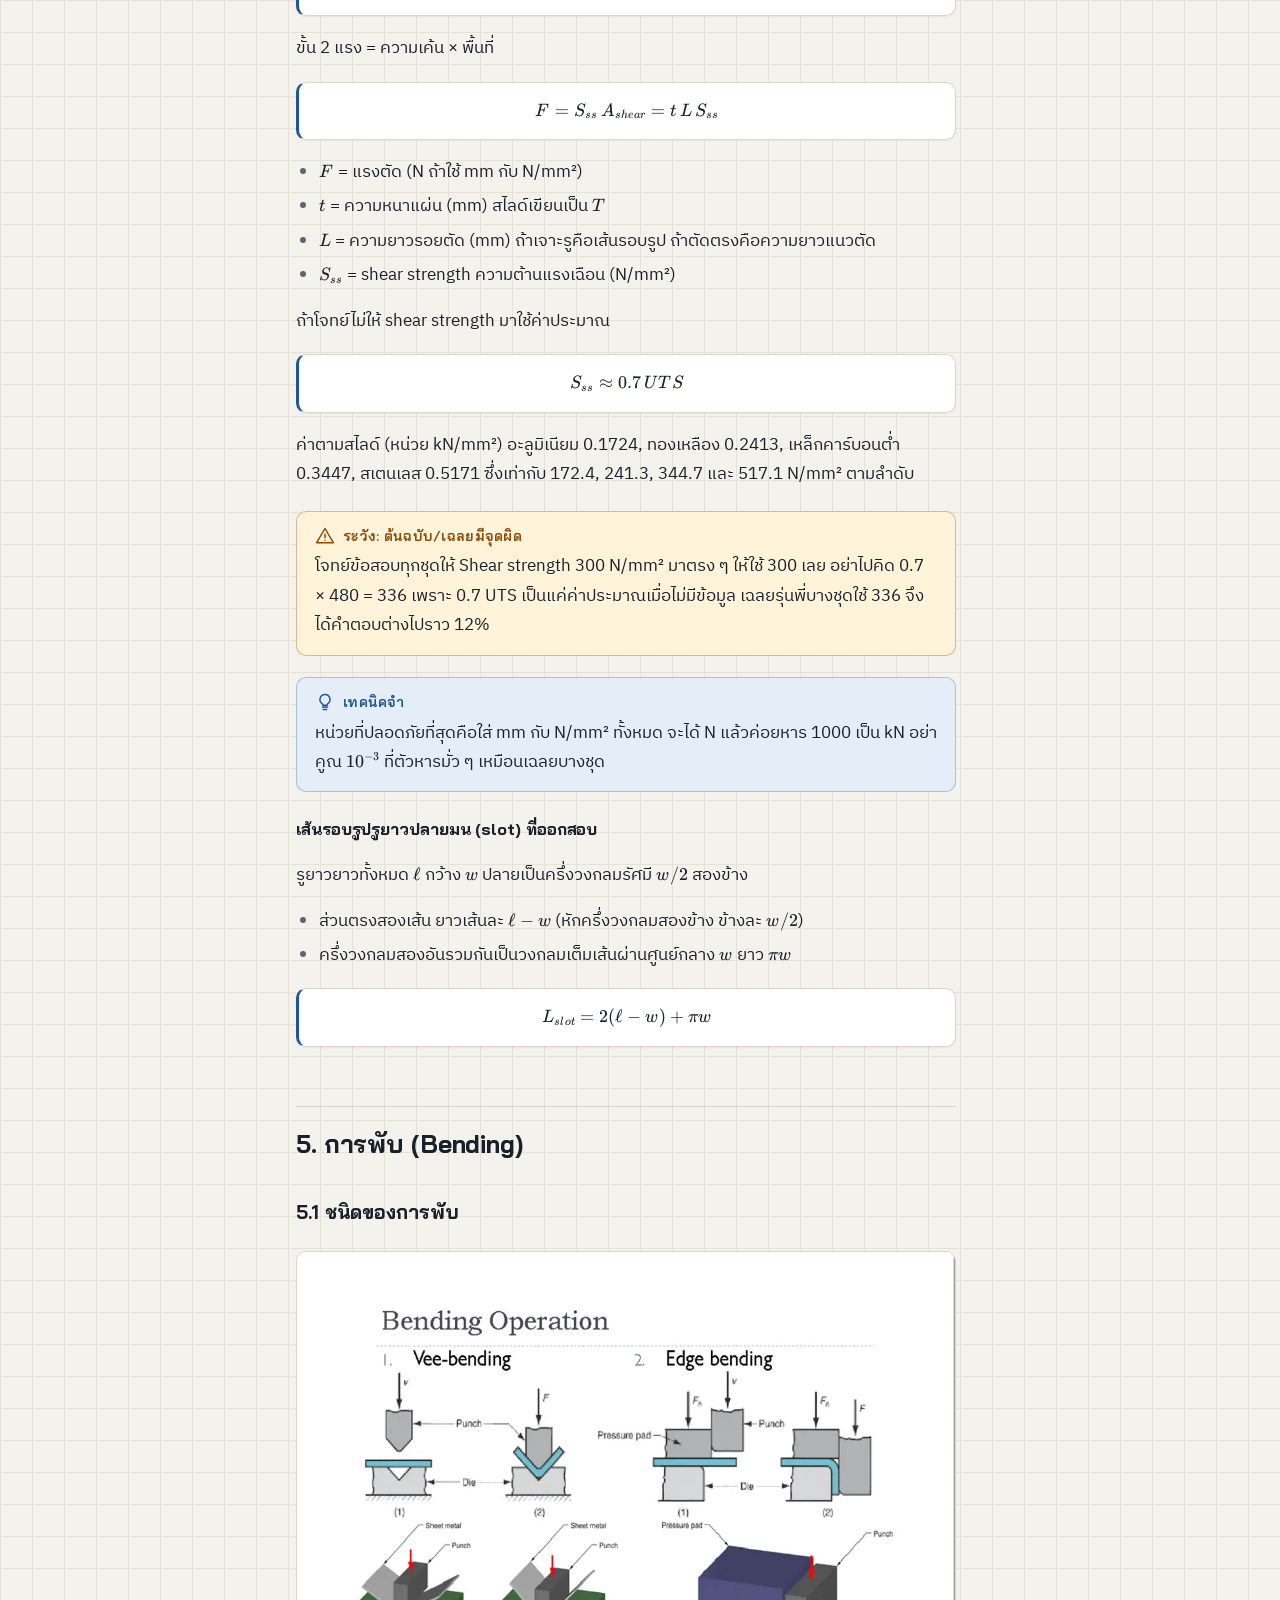
<file: lesson-sheet-metal.html>
<!doctype html>
<html lang="th">
<head>
<meta charset="utf-8">
<meta name="viewport" content="width=device-width, initial-scale=1, viewport-fit=cover">
<title>Sheet Metal Forming การขึ้นรูปโลหะแผ่น · PRE103 กลางภาค</title>
<meta name="description" content="ทบทวน PRE103 Production Technology ภาคการศึกษาที่ 1/2569 Sheet Metal Forming และ Welding Technology เรียบเรียงโดย ชานุ วิภาพันธ์">
<meta name="author" content="ชานุ วิภาพันธ์">
<meta name="theme-color" content="#f4f2ec" media="(prefers-color-scheme: light)">
<meta name="theme-color" content="#0f141a" media="(prefers-color-scheme: dark)">
<link rel="icon" href="favicon.svg" type="image/svg+xml">
<script>(function(){var d=document.documentElement;try{var t=localStorage.getItem('pre103-theme');if(t)d.dataset.theme=t}catch(e){}if(!matchMedia('(prefers-reduced-motion: reduce)').matches)d.classList.add('anim')})()</script>
<link rel="preconnect" href="https://fonts.googleapis.com">
<link rel="preconnect" href="https://fonts.gstatic.com" crossorigin>
<link rel="stylesheet" href="https://fonts.googleapis.com/css2?family=Bai+Jamjuree:wght@500;600;700&family=IBM+Plex+Sans+Thai:wght@400;500;600;700&family=IBM+Plex+Mono:wght@400;500;600&display=swap">
<link rel="stylesheet" href="vendor/katex/katex.min.css">
<link rel="stylesheet" href="css/styles.css">
</head>
<body class="" data-page="lesson-sheet-metal.html" data-lesson="sheet-metal">
<svg width="0" height="0" style="position:absolute" aria-hidden="true"><defs><symbol id="i-home" viewBox="0 0 24 24" fill="none" stroke="currentColor" stroke-width="1.75" stroke-linecap="round" stroke-linejoin="round"><path d="M3 10.5 12 3l9 7.5"/><path d="M5 9.5V21h14V9.5"/><path d="M9.5 21v-6h5v6"/></symbol><symbol id="i-sheet" viewBox="0 0 24 24" fill="none" stroke="currentColor" stroke-width="1.75" stroke-linecap="round" stroke-linejoin="round"><path d="M3 17h7l4-8h7"/><path d="M3 20h7.6l4-8H21"/></symbol><symbol id="i-weld" viewBox="0 0 24 24" fill="none" stroke="currentColor" stroke-width="1.75" stroke-linecap="round" stroke-linejoin="round"><path d="M4 20 14 10"/><path d="m12 8 4 4"/><path d="M17 3v3M20.5 5.5l-2 2M21 10h-3"/><circle cx="17.5" cy="6.5" r="1"/></symbol><symbol id="i-sigma" viewBox="0 0 24 24" fill="none" stroke="currentColor" stroke-width="1.75" stroke-linecap="round" stroke-linejoin="round"><path d="M18 4H6l6 8-6 8h12"/></symbol><symbol id="i-doc" viewBox="0 0 24 24" fill="none" stroke="currentColor" stroke-width="1.75" stroke-linecap="round" stroke-linejoin="round"><path d="M6 3h8l4 4v14H6z"/><path d="M14 3v4h4M9 12h6M9 16h6"/></symbol><symbol id="i-calc" viewBox="0 0 24 24" fill="none" stroke="currentColor" stroke-width="1.75" stroke-linecap="round" stroke-linejoin="round"><rect x="5" y="3" width="14" height="18" rx="2"/><path d="M8 7h8M8 12h.01M12 12h.01M16 12h.01M8 16h.01M12 16h.01M16 16h.01"/></symbol><symbol id="i-check" viewBox="0 0 24 24" fill="none" stroke="currentColor" stroke-width="1.75" stroke-linecap="round" stroke-linejoin="round"><path d="M4 12.5 9 17.5 20 6.5"/></symbol><symbol id="i-cards" viewBox="0 0 24 24" fill="none" stroke="currentColor" stroke-width="1.75" stroke-linecap="round" stroke-linejoin="round"><rect x="3" y="6" width="13" height="15" rx="2"/><path d="M8 3h11a2 2 0 0 1 2 2v13"/></symbol><symbol id="i-symbol" viewBox="0 0 24 24" fill="none" stroke="currentColor" stroke-width="1.75" stroke-linecap="round" stroke-linejoin="round"><path d="M3 15h13"/><path d="m16 15 5-8"/><path d="M7 15l2.5-4 2.5 4"/></symbol><symbol id="i-download" viewBox="0 0 24 24" fill="none" stroke="currentColor" stroke-width="1.75" stroke-linecap="round" stroke-linejoin="round"><path d="M12 4v11"/><path d="m7 10 5 5 5-5"/><path d="M5 20h14"/></symbol><symbol id="i-search" viewBox="0 0 24 24" fill="none" stroke="currentColor" stroke-width="1.75" stroke-linecap="round" stroke-linejoin="round"><circle cx="11" cy="11" r="7"/><path d="m20 20-3.5-3.5"/></symbol><symbol id="i-moon" viewBox="0 0 24 24" fill="none" stroke="currentColor" stroke-width="1.75" stroke-linecap="round" stroke-linejoin="round"><path d="M20 14.5A8 8 0 1 1 9.5 4a6.5 6.5 0 0 0 10.5 10.5z"/></symbol><symbol id="i-sun" viewBox="0 0 24 24" fill="none" stroke="currentColor" stroke-width="1.75" stroke-linecap="round" stroke-linejoin="round"><circle cx="12" cy="12" r="4"/><path d="M12 2v2M12 20v2M4.9 4.9l1.4 1.4M17.7 17.7l1.4 1.4M2 12h2M20 12h2M4.9 19.1l1.4-1.4M17.7 6.3l1.4-1.4"/></symbol><symbol id="i-menu" viewBox="0 0 24 24" fill="none" stroke="currentColor" stroke-width="1.75" stroke-linecap="round" stroke-linejoin="round"><path d="M4 7h16M4 12h16M4 17h16"/></symbol><symbol id="i-close" viewBox="0 0 24 24" fill="none" stroke="currentColor" stroke-width="1.75" stroke-linecap="round" stroke-linejoin="round"><path d="M6 6l12 12M18 6 6 18"/></symbol><symbol id="i-bulb" viewBox="0 0 24 24" fill="none" stroke="currentColor" stroke-width="1.75" stroke-linecap="round" stroke-linejoin="round"><path d="M9 18h6M10 21h4"/><path d="M12 3a6 6 0 0 0-3.5 10.9c.6.5 1 1.2 1 2.1h5c0-.9.4-1.6 1-2.1A6 6 0 0 0 12 3z"/></symbol><symbol id="i-alert" viewBox="0 0 24 24" fill="none" stroke="currentColor" stroke-width="1.75" stroke-linecap="round" stroke-linejoin="round"><path d="M12 3 2 20h20z"/><path d="M12 10v4M12 17h.01"/></symbol><symbol id="i-target" viewBox="0 0 24 24" fill="none" stroke="currentColor" stroke-width="1.75" stroke-linecap="round" stroke-linejoin="round"><circle cx="12" cy="12" r="8"/><circle cx="12" cy="12" r="4"/><circle cx="12" cy="12" r=".6"/></symbol><symbol id="i-book" viewBox="0 0 24 24" fill="none" stroke="currentColor" stroke-width="1.75" stroke-linecap="round" stroke-linejoin="round"><path d="M4 5a2 2 0 0 1 2-2h13v16H6a2 2 0 0 0-2 2z"/><path d="M4 19V5"/></symbol><symbol id="i-globe" viewBox="0 0 24 24" fill="none" stroke="currentColor" stroke-width="1.75" stroke-linecap="round" stroke-linejoin="round"><circle cx="12" cy="12" r="9"/><path d="M3 12h18M12 3a14 14 0 0 1 0 18M12 3a14 14 0 0 0 0 18"/></symbol><symbol id="i-help" viewBox="0 0 24 24" fill="none" stroke="currentColor" stroke-width="1.75" stroke-linecap="round" stroke-linejoin="round"><circle cx="12" cy="12" r="9"/><path d="M9.5 9.5a2.5 2.5 0 1 1 3.5 2.3c-.6.3-1 .9-1 1.6v.6M12 17h.01"/></symbol><symbol id="i-clock" viewBox="0 0 24 24" fill="none" stroke="currentColor" stroke-width="1.75" stroke-linecap="round" stroke-linejoin="round"><circle cx="12" cy="12" r="9"/><path d="M12 7v5l3 2"/></symbol><symbol id="i-user" viewBox="0 0 24 24" fill="none" stroke="currentColor" stroke-width="1.75" stroke-linecap="round" stroke-linejoin="round"><circle cx="12" cy="8" r="4"/><path d="M4 21a8 8 0 0 1 16 0"/></symbol><symbol id="i-play" viewBox="0 0 24 24" fill="none" stroke="currentColor" stroke-width="1.75" stroke-linecap="round" stroke-linejoin="round"><path d="M7 4v16l13-8z"/></symbol><symbol id="i-reset" viewBox="0 0 24 24" fill="none" stroke="currentColor" stroke-width="1.75" stroke-linecap="round" stroke-linejoin="round"><path d="M4 4v6h6"/><path d="M20 12a8 8 0 1 1-2.3-5.7L4 10"/></symbol><symbol id="i-copy" viewBox="0 0 24 24" fill="none" stroke="currentColor" stroke-width="1.75" stroke-linecap="round" stroke-linejoin="round"><rect x="8" y="8" width="12" height="12" rx="2"/><path d="M16 8V5a1 1 0 0 0-1-1H5a1 1 0 0 0-1 1v10a1 1 0 0 0 1 1h3"/></symbol><symbol id="i-left" viewBox="0 0 24 24" fill="none" stroke="currentColor" stroke-width="1.75" stroke-linecap="round" stroke-linejoin="round"><path d="M15 6l-6 6 6 6"/></symbol><symbol id="i-right" viewBox="0 0 24 24" fill="none" stroke="currentColor" stroke-width="1.75" stroke-linecap="round" stroke-linejoin="round"><path d="M9 6l6 6-6 6"/></symbol><symbol id="i-up" viewBox="0 0 24 24" fill="none" stroke="currentColor" stroke-width="1.75" stroke-linecap="round" stroke-linejoin="round"><path d="M12 19V5M6 11l6-6 6 6"/></symbol><symbol id="i-arrow" viewBox="0 0 24 24" fill="none" stroke="currentColor" stroke-width="1.75" stroke-linecap="round" stroke-linejoin="round"><path d="M5 12h14M13 6l6 6-6 6"/></symbol><symbol id="i-eye" viewBox="0 0 24 24" fill="none" stroke="currentColor" stroke-width="1.75" stroke-linecap="round" stroke-linejoin="round"><path d="M2 12s3.5-7 10-7 10 7 10 7-3.5 7-10 7S2 12 2 12z"/><circle cx="12" cy="12" r="3"/></symbol></defs></svg>
<div id="loader" class="loader" aria-hidden="true"><div class="loader-inner">
  <svg class="loader-art" viewBox="0 0 150 74"><path class="sheet" d="M8 62 H52 L75 22 L98 62 H142"/><path class="spk" d="M75 14 v-10"/><path class="spk" d="M66 17 l-7 -7"/><path class="spk" d="M84 17 l7 -7"/><path class="spk" d="M62 24 l-9 -2"/><path class="spk" d="M88 24 l9 -2"/></svg>
  <p class="loader-quote"></p><p class="loader-by"></p><div class="loader-bar"></div></div></div>
<a class="skip" href="#main">ข้ามไปเนื้อหา</a>
<header class="topbar">
  <div class="topbar-inner">
    <button class="icon-btn menu-btn" type="button" aria-label="เปิดเมนู" aria-expanded="false" aria-controls="sidenav"><svg class="ic" aria-hidden="true"><use href="#i-menu"/></svg></button>
    <a class="brand" href="index.html"><span class="brand-mark"><svg class="ic" aria-hidden="true"><use href="#i-sheet"/></svg></span><span class="brand-text"><b>PRE103</b><small>ทบทวนกลางภาค 1/2569</small></span></a>
    <div class="clock" aria-live="off" title="เวลาปัจจุบัน"><b data-clock>--:--:--</b><small data-clock-date></small></div>
    <button class="search-btn" type="button" data-open-search><span><svg class="ic" aria-hidden="true"><use href="#i-search"/></svg></span><span class="search-label">ค้นหาในบทเรียน</span><kbd>/</kbd></button>
    <button class="icon-btn" type="button" data-open-tour aria-label="แนะนำการใช้งาน" title="แนะนำการใช้งาน"><svg class="ic" aria-hidden="true"><use href="#i-help"/></svg></button>
    <button class="icon-btn" type="button" data-theme-toggle aria-label="สลับโหมดมืด/สว่าง"><svg class="ic" aria-hidden="true"><use href="#i-moon"/></svg></button>
  </div>
  <div class="read-progress" aria-hidden="true"></div>
</header>
<div class="shell">
  <nav id="sidenav" class="sidenav" aria-label="เมนูหลัก"><div class="nav-group">เรียน</div><ul><li><a href="index.html"><svg class="ic" aria-hidden="true"><use href="#i-home"/></svg><span>หน้าแรก</span></a></li><li><a href="lesson-sheet-metal.html" aria-current="page" data-track="L:sheet-metal"><svg class="ic" aria-hidden="true"><use href="#i-sheet"/></svg><span>Sheet Metal</span><span class="nav-prog" aria-hidden="true"></span></a></li><li><a href="lesson-welding.html" data-track="L:welding"><svg class="ic" aria-hidden="true"><use href="#i-weld"/></svg><span>Welding</span><span class="nav-prog" aria-hidden="true"></span></a></li><li><a href="formulas.html"><svg class="ic" aria-hidden="true"><use href="#i-sigma"/></svg><span>สูตรที่ต้องจำ</span></a></li></ul><div class="nav-group">ฝึก</div><ul><li><a href="prep.html" data-track="C"><svg class="ic" aria-hidden="true"><use href="#i-target"/></svg><span>เตรียมสอบ: เน้นอะไร</span><span class="nav-prog" aria-hidden="true"></span></a></li><li><a href="exams.html" data-track="Q"><svg class="ic" aria-hidden="true"><use href="#i-doc"/></svg><span>ข้อสอบเก่า</span><span class="nav-prog" aria-hidden="true"></span></a></li><li><a href="calculators.html"><svg class="ic" aria-hidden="true"><use href="#i-calc"/></svg><span>เครื่องคำนวณ</span></a></li><li><a href="quiz.html"><svg class="ic" aria-hidden="true"><use href="#i-check"/></svg><span>แบบทดสอบ</span></a></li><li><a href="flashcards.html" data-track="F"><svg class="ic" aria-hidden="true"><use href="#i-cards"/></svg><span>บอกชื่อกระบวนการ</span><span class="nav-prog" aria-hidden="true"></span></a></li><li><a href="aws.html"><svg class="ic" aria-hidden="true"><use href="#i-symbol"/></svg><span>สัญลักษณ์ AWS</span></a></li></ul><div class="nav-group">อื่น ๆ</div><ul><li><a href="guide.html"><svg class="ic" aria-hidden="true"><use href="#i-help"/></svg><span>วิธีใช้เว็บ</span></a></li><li><a href="downloads.html"><svg class="ic" aria-hidden="true"><use href="#i-download"/></svg><span>ดาวน์โหลด PDF</span></a></li></ul>
    <div class="author-mini">พื้นที่การเรียนรู้ของ<br><b>ชานุ วิภาพันธ์</b><br>นักศึกษาภาควิชาวิศวกรรมไฟฟ้า มจธ.</div>
  </nav>
  <div class="scrim" data-close-nav></div>
  <main id="main" tabindex="-1"><div class="lesson-layout" style="--accent:var(--steel)">
      <nav class="toc" aria-label="สารบัญบทเรียน"><div class="toc-head"><span class="toc-title">ในบทนี้</span><span class="toc-count"></span></div><div class="bar"><i></i></div><ol><li class="lv2"><a href="#s-1">1. โลหะแผ่นคืออะไร ทำไมต้องเรียน</a></li><li class="lv3"><a href="#s-e0b882e0b9">ข้อได้เปรียบของชิ้นส่วนโลหะแผ่น (ออกสอบทุกปี)</a></li><li class="lv2"><a href="#s-2">2. วัสดุโลหะแผ่น</a></li><li class="lv3"><a href="#s-2-1">2.1 สมบัติของเหล็กที่เกี่ยวกับการขึ้นรูป</a></li><li class="lv3"><a href="#s-2-2">2.2 แบ่งเหล็กตามปริมาณคาร์บอน</a></li><li class="lv3"><a href="#s-2-3">2.3 วัสดุที่นิยมใช้ (สไลด์ 28 ถึง 29)</a></li><li class="lv3"><a href="#s-2-4">2.4 ความหนาแผ่นและเครื่องมือวัด</a></li><li class="lv2"><a href="#s-3">3. เครื่องมือ เครื่องจักร และการถ่ายแบบ</a></li><li class="lv2"><a href="#s-4">4. การตัด (Cutting)</a></li><li class="lv3"><a href="#s-4-1">4.1 Shearing การตัดเฉือน</a></li><li class="lv3"><a href="#s-4-2">4.2 Blanking กับ Punching ต่างกันตรงไหน</a></li><li class="lv3"><a href="#s-4-3">4.3 Punching operations ย่อย (ดูรูปแล้วบอกชื่อ)</a></li><li class="lv3"><a href="#s-4-4">4.4 Progressive die</a></li><li class="lv3"><a href="#s-4-5">4.5 Clearance ระยะห่างระหว่าง punch กับ die</a></li><li class="lv3"><a href="#s-4-6">4.6 หน้าตัดรอยตัดเฉือน</a></li><li class="lv3"><a href="#s-4-7">4.7 แรงตัด (Cutting force)</a></li><li class="lv2"><a href="#s-5">5. การพับ (Bending)</a></li><li class="lv3"><a href="#s-5-1">5.1 ชนิดของการพับ</a></li><li class="lv3"><a href="#s-5-2">5.2 Springback การเด้งกลับ</a></li><li class="lv3"><a href="#s-5-3">5.3 Bend allowance และแกนสะเทิน</a></li><li class="lv3"><a href="#s-5-4">5.4 ความยาวแผ่นก่อนพับ (True size, Lb​)</a></li><li class="lv3"><a href="#s-5-5">5.5 แรงพับ (Bending force)</a></li><li class="lv2"><a href="#s-6">6. ตัวอย่างข้อสอบชุดคำนวณ (ทำครบทุกขั้น)</a></li><li class="lv3"><a href="#s-6-1">6.1 ชิ้นงานรูปหมวก (ข้อสอบ 2/2563 และแนว 2567)</a></li><li class="lv3"><a href="#s-6-2">6.2 รางตัว U คว่ำ (ข้อสอบ 2/2562)</a></li><li class="lv2"><a href="#s-7">7. Formability ความสามารถในการขึ้นรูป</a></li><li class="lv2"><a href="#s-8">8. การต่อโลหะแผ่น</a></li><li class="lv3"><a href="#s-8-1">8.1 รอยต่อตะเข็บ (Seam)</a></li><li class="lv3"><a href="#s-8-2">8.2 การย้ำหมุด (Rivet)</a></li><li class="lv3"><a href="#s-8-3">8.3 การเชื่อม บัดกรี และแล่นประสาน</a></li><li class="lv2"><a href="#s-9">9. แผ่นคลี่ (Pattern development)</a></li><li class="lv3"><a href="#s-9-1">9.1 Parallel line development</a></li><li class="lv3"><a href="#s-9-2">9.2 Radial line development และสูตรมุมแผ่นคลี่กรวย</a></li><li class="lv3"><a href="#s-9-3">9.3 Triangulation</a></li><li class="lv3"><a href="#s-9-4">9.4 งาน Job sheet ในห้องปฏิบัติการ</a></li><li class="lv3"><a href="#s-9-5">9.5 ปัญหาพิเศษและการวางผังตัด</a></li><li class="lv2"><a href="#s-10">10. กระบวนการขึ้นรูปอื่น ๆ</a></li><li class="lv3"><a href="#s-10-1">10.1 Stretch forming</a></li><li class="lv3"><a href="#s-10-2">10.2 Deep drawing และ Ironing</a></li><li class="lv3"><a href="#s-10-3">10.3 Spinning</a></li><li class="lv3"><a href="#s-10-4">10.4 Roll forming และ Hot rolling</a></li><li class="lv3"><a href="#s-10-5">10.5 ตัวอย่างผลิตภัณฑ์ที่ออกสอบ</a></li><li class="lv2"><a href="#s-11">11. ควรรู้เพิ่ม (นอกสไลด์ แต่ช่วยให้เข้าใจและใช้งานจริง)</a></li><li class="lv3"><a href="#s-11-1">11.1 ทำไม Shearing ใบมีดเอียงจึงใช้แรงน้อยลง</a></li><li class="lv3"><a href="#s-11-2">11.2 แรงถอด (Stripping force)</a></li><li class="lv3"><a href="#s-11-3">11.3 ความจุของเครื่องปั๊ม (Press tonnage)</a></li><li class="lv3"><a href="#s-11-4">11.4 รัศมีพับต่ำสุด</a></li><li class="lv3"><a href="#s-11-5">11.5 Bend deduction และ Setback (ใช้ในโปรแกรม CAD)</a></li><li class="lv3"><a href="#s-11-6">11.6 ขนาดแผ่นกลมสำหรับปั๊มถ้วย (Deep drawing blank)</a></li><li class="lv3"><a href="#s-11-7">11.7 ตำหนิที่พบบ่อยในงานโลหะแผ่น</a></li><li class="lv2"><a href="#s-12">12. สรุปสูตรของบทนี้</a></li></ol></nav>
      <article class="prose lesson" data-lesson="sheet-metal">
        <header class="lesson-hero"><p class="eyebrow">บทที่ 1</p><h1>Sheet Metal Forming การขึ้นรูปโลหะแผ่น</h1>
          <div class="lh-meta"><span class="chip">12 หัวข้อใหญ่</span><span class="chip">อ่านราว 45 นาที</span><span class="chip chip-steel" data-lesson-progress>ยังไม่ได้เริ่ม</span></div>
          <div class="bar"><i></i></div></header>
        <p>บทนี้ไล่ตั้งแต่ว่าโลหะแผ่นคืออะไร ตัดยังไง พับยังไง ไปจนถึงการคำนวณที่ออกสอบทุกปี คือ ความยาวแผ่นก่อนพับ (True size) ระยะ Clearance แรงตัด และแรงพับ ถ้าเวลาน้อย ให้อ่านหัวข้อ 4 ถึง 6 ก่อน เพราะเป็นข้อคำนวณ 20 ถึง 25 คะแนน แล้วค่อยกลับมาอ่านหัวข้อ 3 กับ 9 ซึ่งเป็นข้อดูรูปบอกชื่อกระบวนการอีก 25 คะแนน</p>
<h2 id="s-1"><a class="anchor" href="#s-1" aria-hidden="true" tabindex="-1">#</a>1. โลหะแผ่นคืออะไร ทำไมต้องเรียน</h2>
<figure class="fig "><button class="fig-zoom" type="button" aria-label="ขยายรูป: ภาพรวมกระบวนการขึ้นรูปโลหะแผ่น"><img src="assets/img/sm-s003.webp" alt="ภาพรวมกระบวนการขึ้นรูปโลหะแผ่น" width="1000" height="673" loading="lazy" decoding="async"></button><figcaption>ภาพรวมกระบวนการขึ้นรูปโลหะแผ่น <span class="src">(สไลด์ 3)</span></figcaption></figure>
<p>Sheet metal forming คือการเอาแผ่นโลหะแบน ๆ หนาประมาณ 0.4 ถึง 6 mm มาทำให้เปลี่ยนรูปไปเป็นชิ้นงานที่ต้องการ เช่น พับเป็นกล่องจดหมาย ม้วนเป็นถังทรงกระบอก ปั๊มลึกเป็นกระป๋อง หลักการคือดัดโลหะให้เลยช่วงยืดหยุ่น (elastic) เข้าไปในช่วงพลาสติก (plastic deformation) โลหะจึงคงรูปใหม่ไว้ได้หลังปล่อยแรง</p>
<p>เวลาเขียนแบบสั่งผลิตงานโลหะแผ่น ผู้ออกแบบต้องคิดเรื่องเหล่านี้ (สไลด์ 3)</p>
<ul>
<li>ชนิดและความหนาของวัสดุ เช่น Steel, Al, Galvanized steel, สังกะสี</li>
<li>รัศมีพับหรือม้วน ถ้าแคบเกินไปผิวด้านนอกซึ่งรับแรงดึงจะแตก ผิวด้านในรับแรงกด</li>
<li>ค่าที่ใช้คำนวณความยาวแผ่นคลี่ คือ K-factor, แกนสะเทิน (N.A., neutral axis) และ bend allowance</li>
<li>ในแบบต้องบอกขนาดสุดท้าย โดยเลือกวัดขนาดจากผิวนอกหรือผิวในอย่างใดอย่างหนึ่งเท่านั้น แล้วหาขนาดจริง (T.S., true size) กับความยาวจริง (T.L., true length) สำหรับแผ่นคลี่</li>
<li>Springback หรือการเด้งกลับหลังพับ ขึ้นกับชนิดวัสดุ</li>
<li>ความสามารถในการขึ้นรูป (Formability)</li>
</ul>
<h3 id="s-e0b882e0b9"><a class="anchor" href="#s-e0b882e0b9" aria-hidden="true" tabindex="-1">#</a>ข้อได้เปรียบของชิ้นส่วนโลหะแผ่น (ออกสอบทุกปี)</h3>
<aside class="box box-exam"><div class="box-title"><svg class="ic" aria-hidden="true"><use href="#i-target"/></svg>ออกสอบ</div>
<p>ข้อสอบถาม &quot;จงบอกข้อได้เปรียบของกระบวนการ Sheet metal forming ไม่น้อยกว่า 4 ข้อ&quot; มาแล้วทุกปี (2562, 2563, 2567) ตอบตามสไลด์ 6 ได้เลย</p>
</aside>
<ol>
<li>High strength ความแข็งแรงสูง เพราะแผ่นผ่านการรีดและการขึ้นรูปเย็นทำให้แข็งขึ้น (strain hardening)</li>
<li>Good dimensional accuracy ขนาดแม่นยำ</li>
<li>Good surface finish ผิวสวย ไม่ต้องตกแต่งเพิ่มมาก</li>
<li>Relatively low cost ต้นทุนค่อนข้างต่ำ</li>
<li>For large quantities, economical mass production operations are available ถ้าผลิตจำนวนมาก มีกระบวนการผลิตจำนวนมากที่คุ้มค่า เช่น ใช้ progressive die</li>
</ol>
<p>ตัวอย่างผลิตภัณฑ์ (สไลด์ 5) คือ รถยนต์และรถบรรทุก เครื่องบิน ตู้รถไฟ เครื่องจักรกลการเกษตรและก่อสร้าง เครื่องใช้ไฟฟ้า เฟอร์นิเจอร์สำนักงาน คอมพิวเตอร์ ตู้ควบคุมไฟฟ้า ท่อลม รางน้ำ</p>
<aside class="box box-web"><div class="box-title"><svg class="ic" aria-hidden="true"><use href="#i-globe"/></svg>อ่านเพิ่มจากเว็บ (ภาษาอังกฤษ เปิดแท็บใหม่)</div>
<ul>
<li><a href="https://en.wikipedia.org/wiki/Sheet_metal" class="ext" target="_blank" rel="noopener noreferrer">Sheet metal</a> <span class="ext-host">en.wikipedia.org</span> ภาพรวม วัสดุ และกระบวนการ</li>
<li><a href="https://en.wikipedia.org/wiki/Forming_(metalworking)" class="ext" target="_blank" rel="noopener noreferrer">Forming (metalworking)</a> <span class="ext-host">en.wikipedia.org</span> การขึ้นรูปโลหะทุกแบบ</li>
</ul>
</aside>
<h2 id="s-2"><a class="anchor" href="#s-2" aria-hidden="true" tabindex="-1">#</a>2. วัสดุโลหะแผ่น</h2>
<h3 id="s-2-1"><a class="anchor" href="#s-2-1" aria-hidden="true" tabindex="-1">#</a>2.1 สมบัติของเหล็กที่เกี่ยวกับการขึ้นรูป</h3>
<p>สไลด์ 4 ให้สมบัติของเหล็ก (Steel) ไว้ 5 ข้อ</p>
<ol>
<li>Ductility ความเหนียว ยืดเปลี่ยนรูปได้มากก่อนขาด จึงรีด ดึง หรือตีขึ้นรูปได้</li>
<li>Hardness ความแข็ง ต้านทานแรงกด แรงอัด และรอยขีดข่วน</li>
<li>Anisotropic material สมบัติไม่เท่ากันทุกทิศ ทิศตามแนวรีดกับขวางแนวรีดให้ผลต่างกัน เวลาพับขวางแนวรีดจึงแตกยากกว่าพับตามแนวรีด</li>
<li>Spring back การเด้งกลับ (ดูหัวข้อ 5.2)</li>
<li>True stress &amp; strain ความเค้นและความเครียดจริงของวัสดุ ใช้อธิบายพฤติกรรมช่วงพลาสติก</li>
</ol>
<h3 id="s-2-2"><a class="anchor" href="#s-2-2" aria-hidden="true" tabindex="-1">#</a>2.2 แบ่งเหล็กตามปริมาณคาร์บอน</h3>
<div class="table-wrap"><table><thead>
<tr>
<th>ชนิด</th>
<th>คาร์บอน (% โดยน้ำหนัก)</th>
</tr>
</thead>
<tbody>
<tr>
<td>Low carbon steel (เหล็กกล้าคาร์บอนต่ำ, เหล็กกล้าละมุน mild steel)</td>
<td>0.01 ถึง 0.3</td>
</tr>
<tr>
<td>Medium carbon steel</td>
<td>0.3 ถึง 0.6</td>
</tr>
<tr>
<td>High carbon steel</td>
<td>0.6 ถึง 2</td>
</tr>
<tr>
<td>Cast iron (เหล็กหล่อ)</td>
<td>มากกว่า 2 ถึงประมาณ 4</td>
</tr>
</tbody>
</table></div><p>งานโลหะแผ่นส่วนใหญ่ใช้เหล็กคาร์บอนต่ำ เพราะเหนียวและพับง่าย SS400 ที่โจทย์ข้อสอบใช้ก็เป็นเหล็กโครงสร้างคาร์บอนต่ำตามมาตรฐาน JIS (ความต้านแรงดึง 400 ถึง 510 N/mm²)</p>
<figure class="fig "><button class="fig-zoom" type="button" aria-label="ขยายรูป: เส้นทางการผลิตเหล็กรูปพรรณจาก Slab, Bloom, Billet"><img src="assets/img/sm-s026.webp" alt="เส้นทางการผลิตเหล็กรูปพรรณจาก Slab, Bloom, Billet" width="1000" height="673" loading="lazy" decoding="async"></button><figcaption>เส้นทางการผลิตเหล็กรูปพรรณจาก Slab, Bloom, Billet <span class="src">(สไลด์ 26)</span></figcaption></figure>
<h3 id="s-2-3"><a class="anchor" href="#s-2-3" aria-hidden="true" tabindex="-1">#</a>2.3 วัสดุที่นิยมใช้ (สไลด์ 28 ถึง 29)</h3>
<div class="table-wrap"><table><thead>
<tr>
<th>วัสดุ</th>
<th>จุดเด่น</th>
<th>ข้อเสีย/ใช้ทำอะไร</th>
</tr>
</thead>
<tbody>
<tr>
<td>Black iron sheet (เหล็กแผ่นดำ)</td>
<td>ถูก ขึ้นรูปง่าย</td>
<td>ขึ้นสนิมเร็ว ต้องทาสี</td>
</tr>
<tr>
<td>Galvanized iron (เหล็กชุบสังกะสี, สังกะสี)</td>
<td>สังกะสีเคลือบกันสนิม</td>
<td>ท่อลม รางน้ำ หลังคา (งาน Job sheet ใช้สังกะสีหนา 0.4 mm)</td>
</tr>
<tr>
<td>Stainless steel</td>
<td>ผสมนิกเกิลและโครเมียม ทนการกัดกร่อน</td>
<td>ราคาสูง แข็ง พับยากกว่า</td>
</tr>
<tr>
<td>Tin plate (เหล็กเคลือบดีบุก)</td>
<td>ผิวเงา ไม่เป็นสนิม ปลอดภัยกับอาหาร</td>
<td>กระป๋องอาหาร</td>
</tr>
<tr>
<td>Copper ทองแดง</td>
<td>อ่อน ดัดง่าย นำความร้อนดี</td>
<td>ท่อน้ำร้อน งานหลังคา</td>
</tr>
<tr>
<td>Aluminium</td>
<td>ใช้ในรูปโลหะผสม อัตราส่วนความแข็งแรงต่อน้ำหนักสูง ขึ้นรูปง่าย</td>
<td>ชิ้นส่วนที่ต้องเบา</td>
</tr>
</tbody>
</table></div><h3 id="s-2-4"><a class="anchor" href="#s-2-4" aria-hidden="true" tabindex="-1">#</a>2.4 ความหนาแผ่นและเครื่องมือวัด</h3>
<p>ความหนาโลหะแผ่นนิยมเรียกเป็นเบอร์ gauge เบอร์ยิ่งมาก แผ่นยิ่งบาง</p>
<div class="table-wrap"><table><thead>
<tr>
<th>SWG (No.)</th>
<th>16</th>
<th>17</th>
<th>18</th>
<th>19</th>
<th>20</th>
<th>22</th>
<th>24</th>
<th>27</th>
<th>30</th>
</tr>
</thead>
<tbody>
<tr>
<td>ความหนา (mm)</td>
<td>1.62</td>
<td>1.42</td>
<td>1.22</td>
<td>1.02</td>
<td>0.91</td>
<td>0.71</td>
<td>0.56</td>
<td>0.42</td>
<td>0.37</td>
</tr>
</tbody>
</table></div><aside class="box box-exam"><div class="box-title"><svg class="ic" aria-hidden="true"><use href="#i-target"/></svg>ออกสอบ</div>
<p>&quot;เครื่องมือวัดความหนาแผ่นโลหะ ได้แก่ ....... และ .......&quot; ตอบ Standard Wire Gauge (SWG) และ US Standard Thickness Gauge ซึ่งเป็นแผ่นวัดที่มีร่องเบอร์ต่าง ๆ ใช้สอดวัดขอบแผ่น</p>
</aside>
<aside class="box box-web"><div class="box-title"><svg class="ic" aria-hidden="true"><use href="#i-globe"/></svg>อ่านเพิ่มจากเว็บ (ภาษาอังกฤษ เปิดแท็บใหม่)</div>
<ul>
<li><a href="https://en.wikipedia.org/wiki/Sheet_metal_gauge" class="ext" target="_blank" rel="noopener noreferrer">Sheet metal gauge</a> <span class="ext-host">en.wikipedia.org</span> ตารางเบอร์ความหนา</li>
</ul>
</aside>
<h2 id="s-3"><a class="anchor" href="#s-3" aria-hidden="true" tabindex="-1">#</a>3. เครื่องมือ เครื่องจักร และการถ่ายแบบ</h2>
<figure class="fig "><button class="fig-zoom" type="button" aria-label="ขยายรูป: เครื่องมือวัด ตัด และขึ้นรูปงานโลหะแผ่น"><img src="assets/img/sm-s039.webp" alt="เครื่องมือวัด ตัด และขึ้นรูปงานโลหะแผ่น" width="1000" height="673" loading="lazy" decoding="async"></button><figcaption>เครื่องมือวัด ตัด และขึ้นรูปงานโลหะแผ่น <span class="src">(สไลด์ 39)</span></figcaption></figure>
<figure class="fig "><button class="fig-zoom" type="button" aria-label="ขยายรูป: เครื่องมือถ่ายแบบ Wing divider, Prick punch, Scriber, ค้อน"><img src="assets/img/sm-s040.webp" alt="เครื่องมือถ่ายแบบ Wing divider, Prick punch, Scriber, ค้อน" width="1000" height="673" loading="lazy" decoding="async"></button><figcaption>เครื่องมือถ่ายแบบ Wing divider, Prick punch, Scriber, ค้อน <span class="src">(สไลด์ 40)</span></figcaption></figure>
<p>การถ่ายแบบ (layout) คือการลอกลายแผ่นคลี่จากกระดาษลงบนแผ่นโลหะ</p>
<ul>
<li>เส้นตรง ใช้เหล็กขีด (Scriber) ลากตามบรรทัดเหล็กหรือฉาก (Try square)</li>
<li>เส้นโค้งและวงกลม ใช้วงเวียน Wing divider</li>
<li>Prick punch (เหล็กนำศูนย์) ตอกจุดศูนย์กลางวงกลม และจุดตำแหน่งสำคัญ ให้ขาวงเวียนวางได้ไม่ลื่น</li>
</ul>
<aside class="box box-exam"><div class="box-title"><svg class="ic" aria-hidden="true"><use href="#i-target"/></svg>ออกสอบ</div>
<p>&quot;เครื่องมือในการลอกลายหรือถ่ายแบบลงบนวัสดุ กรณีเส้นโค้งได้แก่ ..., ... กรณีเส้นตรงได้แก่ ..., ...&quot; ตอบ เส้นโค้ง Wing divider และ Prick punch ส่วนเส้นตรง Scriber และบรรทัดเหล็ก (หรือฉาก)</p>
</aside>
<figure class="fig "><button class="fig-zoom" type="button" aria-label="ขยายรูป: เครื่องจักรในงานโลหะแผ่น"><img src="assets/img/sm-s041.webp" alt="เครื่องจักรในงานโลหะแผ่น" width="1000" height="673" loading="lazy" decoding="async"></button><figcaption>เครื่องจักรในงานโลหะแผ่น <span class="src">(สไลด์ 41)</span></figcaption></figure>
<p>เครื่องจักรที่เจอในโรงงานฝึก (สไลด์ 41) ได้แก่ Power curve shears (เครื่องตัดโค้ง), Hand brake M/C (เครื่องพับมือ), Bick iron, Funnel iron, Timmins anvil (ทั่งสำหรับขึ้นรูปด้วยค้อน) และ Slip-roll forming M/C (เครื่องม้วนสามลูกกลิ้ง)</p>
<h2 id="s-4"><a class="anchor" href="#s-4" aria-hidden="true" tabindex="-1">#</a>4. การตัด (Cutting)</h2>
<figure class="fig "><button class="fig-zoom" type="button" aria-label="ขยายรูป: การจำแนกกระบวนการโลหะแผ่น 3 กลุ่ม"><img src="assets/img/sm-s007.webp" alt="การจำแนกกระบวนการโลหะแผ่น 3 กลุ่ม" width="1000" height="673" loading="lazy" decoding="async"></button><figcaption>การจำแนกกระบวนการโลหะแผ่น 3 กลุ่ม <span class="src">(สไลด์ 7)</span></figcaption></figure>
<p>กระบวนการโลหะแผ่นแบ่งเป็น 3 กลุ่มใหญ่</p>
<ol>
<li>Cutting ตัดแยก ได้แก่ Shearing, Blanking, Punching</li>
<li>Bending พับหรือดัดรอบแกนตรง ได้แก่ V-bending, Edge bending, Roll bending</li>
<li>Drawing ขึ้นรูปเป็นทรงเว้าหรือนูน เช่น กระป๋องน้ำดื่ม</li>
</ol>
<h3 id="s-4-1"><a class="anchor" href="#s-4-1" aria-hidden="true" tabindex="-1">#</a>4.1 Shearing การตัดเฉือน</h3>
<p>Shearing คือการตัดด้วยใบมีดสองคมที่เลื่อนผ่านกัน โลหะระหว่างคมถูกความเค้นเฉือนจนขาด ใช้ตัดแผ่นใหญ่ให้เล็กลงเป็นแนวตรง ใบมีดที่เอียง (ทำมุม rake) จะตัดทีละน้อยเหมือนกรรไกร แรงสูงสุดจึงต่ำกว่าใบมีดตรงที่ตัดทั้งแนวพร้อมกัน สไลด์เรียกว่า point load ช่วยลดแรงตัด</p>
<figure class="fig "><button class="fig-zoom" type="button" aria-label="ขยายรูป: Shearing ใบมีดตรงกับใบมีดเอียง"><img src="assets/img/sm-s008.webp" alt="Shearing ใบมีดตรงกับใบมีดเอียง" width="1000" height="673" loading="lazy" decoding="async"></button><figcaption>Shearing ใบมีดตรงกับใบมีดเอียง <span class="src">(สไลด์ 8)</span></figcaption></figure>
<h3 id="s-4-2"><a class="anchor" href="#s-4-2" aria-hidden="true" tabindex="-1">#</a>4.2 Blanking กับ Punching ต่างกันตรงไหน</h3>
<figure class="fig "><button class="fig-zoom" type="button" aria-label="ขยายรูป: Blanking กับ Punching"><img src="assets/img/sm-s009.webp" alt="Blanking กับ Punching" width="1000" height="673" loading="lazy" decoding="async"></button><figcaption>Blanking กับ Punching <span class="src">(สไลด์ 9)</span></figcaption></figure>
<p>สองกระบวนการนี้ใช้ punch กับ die เหมือนกัน ต่างกันที่ &quot;เก็บชิ้นไหน&quot;</p>
<div class="table-wrap"><table><thead>
<tr>
<th></th>
<th>Blanking</th>
<th>Punching (Piercing)</th>
</tr>
</thead>
<tbody>
<tr>
<td>ชิ้นที่ตัดหลุดออกมา</td>
<td>เป็นชิ้นงาน เรียก <strong>blank</strong></td>
<td>เป็นเศษ เรียก <strong>slug</strong></td>
</tr>
<tr>
<td>แผ่นที่เหลือ</td>
<td>เป็นเศษ (scrap, strip)</td>
<td>เป็นชิ้นงาน</td>
</tr>
</tbody>
</table></div><aside class="box box-tip"><div class="box-title"><svg class="ic" aria-hidden="true"><use href="#i-bulb"/></svg>เทคนิคจำ</div>
<p>จำง่าย ๆ ว่า Blank = ชิ้นที่หลุดคือของดี ส่วน Punch = เจาะรูทิ้ง ของดีคือแผ่นที่มีรู ที่ข้อสอบรูป 2.1 ถามว่า A เรียกว่าอะไร ให้ดูว่า A ชี้ไปที่ชิ้นที่ไม่ได้ใช้ จึงตอบ scrap (หรือ slug ถ้าเป็นชิ้นกลมที่หลุดจากการเจาะ)</p>
</aside>
<h3 id="s-4-3"><a class="anchor" href="#s-4-3" aria-hidden="true" tabindex="-1">#</a>4.3 Punching operations ย่อย (ดูรูปแล้วบอกชื่อ)</h3>
<div class="gallery"><figure class="fig "><button class="fig-zoom" type="button" aria-label="ขยายรูป: Piercing, Slotting, Perforating"><img src="assets/img/sm-s010.webp" alt="Piercing, Slotting, Perforating" width="1000" height="673" loading="lazy" decoding="async"></button><figcaption>Piercing, Slotting, Perforating <span class="src">(สไลด์ 10)</span></figcaption></figure><figure class="fig "><button class="fig-zoom" type="button" aria-label="ขยายรูป: Notching, Nibbling, Lancing"><img src="assets/img/sm-s011.webp" alt="Notching, Nibbling, Lancing" width="1000" height="673" loading="lazy" decoding="async"></button><figcaption>Notching, Nibbling, Lancing <span class="src">(สไลด์ 11)</span></figcaption></figure><figure class="fig "><button class="fig-zoom" type="button" aria-label="ขยายรูป: Slitting, Parting, Cutoff"><img src="assets/img/sm-s012.webp" alt="Slitting, Parting, Cutoff" width="1000" height="673" loading="lazy" decoding="async"></button><figcaption>Slitting, Parting, Cutoff <span class="src">(สไลด์ 12)</span></figcaption></figure><figure class="fig "><button class="fig-zoom" type="button" aria-label="ขยายรูป: Trimming, Shaving"><img src="assets/img/sm-s013.webp" alt="Trimming, Shaving" width="1000" height="673" loading="lazy" decoding="async"></button><figcaption>Trimming, Shaving <span class="src">(สไลด์ 13)</span></figcaption></figure></div>
<div class="table-wrap"><table><thead>
<tr>
<th>ชื่อ</th>
<th>ทำอะไร</th>
<th>สังเกตจากรูป</th>
</tr>
</thead>
<tbody>
<tr>
<td>Piercing</td>
<td>เจาะรูกลมด้วย punch ทรงกระบอก</td>
<td>รูกลมรูเดียว</td>
</tr>
<tr>
<td>Slotting</td>
<td>เจาะรูสี่เหลี่ยมยาว (slot)</td>
<td>ร่องสี่เหลี่ยม</td>
</tr>
<tr>
<td>Perforating</td>
<td>เจาะรูจำนวนมากเรียงชิดกันในครั้งเดียว</td>
<td>แผ่นรูพรุนเป็นแพทเทิร์น</td>
</tr>
<tr>
<td>Notching</td>
<td>เจาะที่ขอบแผ่น ได้รอยบากตามรูป punch</td>
<td>บากเข้าจากขอบ</td>
</tr>
<tr>
<td>Nibbling</td>
<td>เจาะรูเล็กซ้อนเหลื่อมกันไปตามแนว เพื่อตัดรูปโค้งใหญ่ ไม่ต้องทำ die เฉพาะ</td>
<td>ขอบโค้งหยัก ๆ</td>
</tr>
<tr>
<td>Lancing</td>
<td>ตัดบางส่วน ไม่มีเนื้อหลุด แล้วมักพับยกขึ้น</td>
<td>ลิ้นยกขึ้นจากแผ่น</td>
</tr>
<tr>
<td>Slitting</td>
<td>ตัดแนวตรงยาว ไม่มีเศษ เช่นผ่าม้วนเหล็กเป็นเส้นแคบ</td>
<td>ม้วนแคบหลายม้วน</td>
</tr>
<tr>
<td>Parting</td>
<td>แยกชิ้นงานโดยเจาะเนื้อระหว่างชิ้นทิ้ง</td>
<td>มีเศษระหว่างชิ้น</td>
</tr>
<tr>
<td>Cutoff</td>
<td>แยกชิ้นงานด้วยการตัดแนวเดียว ไม่มีเศษ</td>
<td>รอยตัดเส้นเดียว</td>
</tr>
<tr>
<td>Trimming</td>
<td>ตัดเนื้อส่วนเกินรอบขอบ เช่นปีกถ้วยหลังปั๊มลึก</td>
<td>วงขอบถูกตัดออก</td>
</tr>
<tr>
<td>Shaving</td>
<td>เฉือนขอบออกนิดเดียวเพื่อให้ขอบเรียบและแม่น (ได้ถึง ±0.001 นิ้ว)</td>
<td>ขอบบาง ๆ ถูกเฉือน</td>
</tr>
</tbody>
</table></div><aside class="box box-web"><div class="box-title"><svg class="ic" aria-hidden="true"><use href="#i-globe"/></svg>อ่านเพิ่มจากเว็บ (ภาษาอังกฤษ เปิดแท็บใหม่)</div>
<ul>
<li><a href="https://en.wikipedia.org/wiki/Shearing_(manufacturing)" class="ext" target="_blank" rel="noopener noreferrer">Shearing (manufacturing)</a> <span class="ext-host">en.wikipedia.org</span></li>
<li><a href="https://en.wikipedia.org/wiki/Blanking_and_piercing" class="ext" target="_blank" rel="noopener noreferrer">Blanking and piercing</a> <span class="ext-host">en.wikipedia.org</span></li>
<li><a href="https://en.wikipedia.org/wiki/Punching" class="ext" target="_blank" rel="noopener noreferrer">Punching</a> <span class="ext-host">en.wikipedia.org</span></li>
</ul>
</aside>
<h3 id="s-4-4"><a class="anchor" href="#s-4-4" aria-hidden="true" tabindex="-1">#</a>4.4 Progressive die</h3>
<figure class="fig "><button class="fig-zoom" type="button" aria-label="ขยายรูป: Progressive blanking and punching die ทำแหวนรอง"><img src="assets/img/sm-s015.webp" alt="Progressive blanking and punching die ทำแหวนรอง" width="1000" height="673" loading="lazy" decoding="async"></button><figcaption>Progressive blanking and punching die ทำแหวนรอง <span class="src">(สไลด์ 15)</span></figcaption></figure>
<p>Progressive die คือแม่พิมพ์ที่มีหลายสถานีเรียงกัน แถบเหล็กป้อนเลื่อนไปทีละช่วง ทุกครั้งที่กดหนึ่งจังหวะ แต่ละสถานีทำงานคนละขั้นพร้อมกัน เช่น สถานีแรก pierce รูกลาง สถานีถัดไป blank วงนอก ได้แหวนรอง (washer) ออกมาทุกจังหวะ สไลด์ 15 ยกตัวอย่างแหวนรองกับกล่องปลั๊กไฟ (electrical outlet box) ซึ่งเป็นรูปที่ข้อสอบเอามาถาม</p>
<aside class="box box-web"><div class="box-title"><svg class="ic" aria-hidden="true"><use href="#i-globe"/></svg>อ่านเพิ่มจากเว็บ (ภาษาอังกฤษ เปิดแท็บใหม่)</div>
<ul>
<li><a href="https://en.wikipedia.org/wiki/Progressive_stamping" class="ext" target="_blank" rel="noopener noreferrer">Progressive stamping</a> <span class="ext-host">en.wikipedia.org</span> แม่พิมพ์หลายสถานี</li>
<li><a href="https://en.wikipedia.org/wiki/Punch_press" class="ext" target="_blank" rel="noopener noreferrer">Punch press</a> <span class="ext-host">en.wikipedia.org</span></li>
</ul>
</aside>
<h3 id="s-4-5"><a class="anchor" href="#s-4-5" aria-hidden="true" tabindex="-1">#</a>4.5 Clearance ระยะห่างระหว่าง punch กับ die</h3>
<figure class="fig "><button class="fig-zoom" type="button" aria-label="ขยายรูป: Clearance ในการตัดโลหะแผ่น"><img src="assets/img/sm-s017.webp" alt="Clearance ในการตัดโลหะแผ่น" width="1000" height="673" loading="lazy" decoding="async"></button><figcaption>Clearance ในการตัดโลหะแผ่น <span class="src">(สไลด์ 17)</span></figcaption></figure>
<p>Clearance <span class="katex"><span class="katex-html" aria-hidden="true"><span class="katex-base"><span class="katex-strut" style="height:0.4306em;"></span><span class="mord mathnormal">c</span></span></span></span> คือช่องว่างระหว่างขอบ punch กับขอบ die วัดด้านเดียว ค่าทั่วไปอยู่ที่ 4% ถึง 8% ของความหนาแผ่น</p>
<div class="math-block"><span class="katex-display"><span class="katex"><span class="katex-html" aria-hidden="true"><span class="katex-base"><span class="katex-strut" style="height:0.4306em;"></span><span class="mord mathnormal">c</span><span class="mspace" style="margin-right:0.2778em;"></span><span class="mrel">=</span><span class="mspace" style="margin-right:0.2778em;"></span></span><span class="katex-base"><span class="katex-strut" style="height:0.8333em;vertical-align:-0.15em;"></span><span class="mord"><span class="mord mathnormal">A</span><span class="msupsub"><span class="vlist-t vlist-t2"><span class="vlist-r"><span class="vlist" style="height:0.1514em;"><span style="top:-2.55em;margin-left:0em;margin-right:0.05em;"><span class="pstrut" style="height:2.7em;"></span><span class="katex-sizing reset-size6 size3 mtight"><span class="mord mathnormal mtight">c</span></span></span></span><span class="vlist-s">​</span></span><span class="vlist-r"><span class="vlist" style="height:0.15em;"><span></span></span></span></span></span></span><span class="mspace" style="margin-right:0.1667em;"></span><span class="mord mathnormal">t</span></span></span></span></span></div>
<ul>
<li><span class="katex"><span class="katex-html" aria-hidden="true"><span class="katex-base"><span class="katex-strut" style="height:0.4306em;"></span><span class="mord mathnormal">c</span></span></span></span> = clearance (mm)</li>
<li><span class="katex"><span class="katex-html" aria-hidden="true"><span class="katex-base"><span class="katex-strut" style="height:0.8333em;vertical-align:-0.15em;"></span><span class="mord"><span class="mord mathnormal">A</span><span class="msupsub"><span class="vlist-t vlist-t2"><span class="vlist-r"><span class="vlist" style="height:0.1514em;"><span style="top:-2.55em;margin-left:0em;margin-right:0.05em;"><span class="pstrut" style="height:2.7em;"></span><span class="katex-sizing reset-size6 size3 mtight"><span class="mord mathnormal mtight">c</span></span></span></span><span class="vlist-s">​</span></span><span class="vlist-r"><span class="vlist" style="height:0.15em;"><span></span></span></span></span></span></span></span></span></span> = ค่าคงที่ clearance ตามกลุ่มวัสดุ (ไม่มีหน่วย)</li>
<li><span class="katex"><span class="katex-html" aria-hidden="true"><span class="katex-base"><span class="katex-strut" style="height:0.6151em;"></span><span class="mord mathnormal">t</span></span></span></span> = ความหนาแผ่น (mm)</li>
</ul>
<div class="table-wrap"><table><thead>
<tr>
<th>กลุ่มวัสดุ</th>
<th><span class="katex"><span class="katex-html" aria-hidden="true"><span class="katex-base"><span class="katex-strut" style="height:0.8333em;vertical-align:-0.15em;"></span><span class="mord"><span class="mord mathnormal">A</span><span class="msupsub"><span class="vlist-t vlist-t2"><span class="vlist-r"><span class="vlist" style="height:0.1514em;"><span style="top:-2.55em;margin-left:0em;margin-right:0.05em;"><span class="pstrut" style="height:2.7em;"></span><span class="katex-sizing reset-size6 size3 mtight"><span class="mord mathnormal mtight">c</span></span></span></span><span class="vlist-s">​</span></span><span class="vlist-r"><span class="vlist" style="height:0.15em;"><span></span></span></span></span></span></span></span></span></span></th>
</tr>
</thead>
<tbody>
<tr>
<td>อะลูมิเนียม 1100S และ 5052S ทุก temper</td>
<td>0.045</td>
</tr>
<tr>
<td>อะลูมิเนียม 2024ST, 6061ST, ทองเหลืองทุก temper, เหล็กรีดเย็นแบบอ่อน (soft cold-rolled steel), สเตนเลสแบบอ่อน</td>
<td>0.060</td>
</tr>
<tr>
<td>เหล็กรีดเย็นครึ่งแข็ง (half hard), สเตนเลสครึ่งแข็งและแข็งเต็มที่</td>
<td>0.075</td>
</tr>
</tbody>
</table></div><p>ทำไมต้องพอดี</p>
<ul>
<li>Clearance น้อยเกินไป รอยแตกจากคม punch กับคม die ไม่มาบรรจบกัน เกิดผิวขัดมันสองชั้น (double burnishing) และต้องใช้แรงตัดมากขึ้น</li>
<li>Clearance มากเกินไป โลหะถูกบีบเข้าไปในช่องว่าง ได้ครีบ (burr) ใหญ่</li>
</ul>
<aside class="box box-warn"><div class="box-title"><svg class="ic" aria-hidden="true"><use href="#i-alert"/></svg>ระวัง: ต้นฉบับ/เฉลยมีจุดผิด</div>
<p>SS400 อยู่กลุ่มไหน ตารางไม่มีชื่อ SS400 ตรง ๆ SS400 เป็นเหล็กคาร์บอนต่ำแบบอ่อน จึงใกล้กับ &quot;soft cold-rolled steel&quot; ใช้ <span class="katex"><span class="katex-html" aria-hidden="true"><span class="katex-base"><span class="katex-strut" style="height:0.8333em;vertical-align:-0.15em;"></span><span class="mord"><span class="mord mathnormal">A</span><span class="msupsub"><span class="vlist-t vlist-t2"><span class="vlist-r"><span class="vlist" style="height:0.1514em;"><span style="top:-2.55em;margin-left:0em;margin-right:0.05em;"><span class="pstrut" style="height:2.7em;"></span><span class="katex-sizing reset-size6 size3 mtight"><span class="mord mathnormal mtight">c</span></span></span></span><span class="vlist-s">​</span></span><span class="vlist-r"><span class="vlist" style="height:0.15em;"><span></span></span></span></span></span></span><span class="mspace" style="margin-right:0.2778em;"></span><span class="mrel">=</span><span class="mspace" style="margin-right:0.2778em;"></span></span><span class="katex-base"><span class="katex-strut" style="height:0.6444em;"></span><span class="mord">0.060</span></span></span></span> ซึ่งตรงกับเฉลยข้อสอบปี 2563 ที่ดูน่าเชื่อถือที่สุด แต่เฉลยรุ่นพี่บางชุดใช้ 0.075 (มองว่าเป็น cold-rolled steel ครึ่งแข็ง) เวลาสอบให้เขียนเหตุผลว่าเลือกกลุ่มไหนเพราะอะไร จะปลอดภัยที่สุด</p>
</aside>
<aside class="box box-extra"><div class="box-title"><svg class="ic" aria-hidden="true"><use href="#i-book"/></svg>ควรรู้เพิ่ม (นอกสไลด์)</div>
<p>ขนาด punch กับ die (Groover, Fundamentals of Modern Manufacturing) เพราะ clearance อยู่ทั้งสองข้าง ขนาดจึงต่างกัน <span class="katex"><span class="katex-html" aria-hidden="true"><span class="katex-base"><span class="katex-strut" style="height:0.6444em;"></span><span class="mord">2</span><span class="mord mathnormal">c</span></span></span></span></p>
<ul>
<li>Blanking ชิ้นงานคือ blank ขนาดตามรู die ดังนั้น die = ขนาด blank และ punch = ขนาด blank <span class="katex"><span class="katex-html" aria-hidden="true"><span class="katex-base"><span class="katex-strut" style="height:0.7278em;vertical-align:-0.0833em;"></span><span class="mord">−</span><span class="mord">2</span><span class="mord mathnormal">c</span></span></span></span></li>
<li>Punching ชิ้นงานคือรู ขนาดตาม punch ดังนั้น punch = ขนาดรู และ die = ขนาดรู <span class="katex"><span class="katex-html" aria-hidden="true"><span class="katex-base"><span class="katex-strut" style="height:0.7278em;vertical-align:-0.0833em;"></span><span class="mord">+</span><span class="mord">2</span><span class="mord mathnormal">c</span></span></span></span></li>
</ul>
</aside>
<h3 id="s-4-6"><a class="anchor" href="#s-4-6" aria-hidden="true" tabindex="-1">#</a>4.6 หน้าตัดรอยตัดเฉือน</h3>
<figure class="fig "><button class="fig-zoom" type="button" aria-label="ขยายรูป: องค์ประกอบของรอยตัดเฉือน"><img src="assets/img/sm-s019.webp" alt="องค์ประกอบของรอยตัดเฉือน" width="1000" height="673" loading="lazy" decoding="async"></button><figcaption>องค์ประกอบของรอยตัดเฉือน <span class="src">(สไลด์ 19)</span></figcaption></figure>
<p>เมื่อ punch กดลง ขอบแผ่นด้านบนจะยุบมนก่อน (rollover) ต่อมาโลหะถูกเฉือนเรียบเป็นมันวาว (burnish) แล้วจึงแตกฉีกส่วนที่เหลือ (fracture) จนสุดท้ายมีครีบเหลือที่ขอบล่าง (burr) ข้อสอบรูปนี้มักถามว่า (1) คือ punch, (2) คือ die และ C คือ clearance</p>
<h3 id="s-4-7"><a class="anchor" href="#s-4-7" aria-hidden="true" tabindex="-1">#</a>4.7 แรงตัด (Cutting force)</h3>
<figure class="fig "><button class="fig-zoom" type="button" aria-label="ขยายรูป: แรงตัดและค่า shear strength"><img src="assets/img/sm-s018.webp" alt="แรงตัดและค่า shear strength" width="1000" height="673" loading="lazy" decoding="async"></button><figcaption>แรงตัดและค่า shear strength <span class="src">(สไลด์ 18)</span></figcaption></figure>
<p>คิดง่าย ๆ ว่าโลหะขาดเมื่อความเค้นเฉือนบนพื้นที่ที่ถูกเฉือนถึงค่า shear strength</p>
<p>ขั้น 1 พื้นที่ที่ถูกเฉือน คือ ผิวด้านข้างของรอยตัด เท่ากับ &quot;ความยาวรอยตัด × ความหนา&quot;</p>
<div class="math-block"><span class="katex-display"><span class="katex"><span class="katex-html" aria-hidden="true"><span class="katex-base"><span class="katex-strut" style="height:0.8333em;vertical-align:-0.15em;"></span><span class="mord"><span class="mord mathnormal">A</span><span class="msupsub"><span class="vlist-t vlist-t2"><span class="vlist-r"><span class="vlist" style="height:0.3361em;"><span style="top:-2.55em;margin-left:0em;margin-right:0.05em;"><span class="pstrut" style="height:2.7em;"></span><span class="katex-sizing reset-size6 size3 mtight"><span class="mord mtight"><span class="mord mathnormal mtight">s</span><span class="mord mathnormal mtight">h</span><span class="mord mathnormal mtight">e</span><span class="mord mathnormal mtight">a</span><span class="mord mathnormal mtight" style="margin-right:0.0278em;">r</span></span></span></span></span><span class="vlist-s">​</span></span><span class="vlist-r"><span class="vlist" style="height:0.15em;"><span></span></span></span></span></span></span><span class="mspace" style="margin-right:0.2778em;"></span><span class="mrel">=</span><span class="mspace" style="margin-right:0.2778em;"></span></span><span class="katex-base"><span class="katex-strut" style="height:0.7667em;vertical-align:-0.0833em;"></span><span class="mord mathnormal">L</span><span class="mspace" style="margin-right:0.2222em;"></span><span class="mbin">×</span><span class="mspace" style="margin-right:0.2222em;"></span></span><span class="katex-base"><span class="katex-strut" style="height:0.6151em;"></span><span class="mord mathnormal">t</span></span></span></span></span></div>
<p>ขั้น 2 แรง = ความเค้น × พื้นที่</p>
<div class="math-block"><span class="katex-display"><span class="katex"><span class="katex-html" aria-hidden="true"><span class="katex-base"><span class="katex-strut" style="height:0.6833em;"></span><span class="mord mathnormal" style="margin-right:0.1389em;">F</span><span class="mspace" style="margin-right:0.2778em;"></span><span class="mrel">=</span><span class="mspace" style="margin-right:0.2778em;"></span></span><span class="katex-base"><span class="katex-strut" style="height:0.8333em;vertical-align:-0.15em;"></span><span class="mord"><span class="mord mathnormal" style="margin-right:0.0576em;">S</span><span class="msupsub"><span class="vlist-t vlist-t2"><span class="vlist-r"><span class="vlist" style="height:0.1514em;"><span style="top:-2.55em;margin-left:-0.0576em;margin-right:0.05em;"><span class="pstrut" style="height:2.7em;"></span><span class="katex-sizing reset-size6 size3 mtight"><span class="mord mtight"><span class="mord mathnormal mtight">ss</span></span></span></span></span><span class="vlist-s">​</span></span><span class="vlist-r"><span class="vlist" style="height:0.15em;"><span></span></span></span></span></span></span><span class="mspace" style="margin-right:0.1667em;"></span><span class="mord"><span class="mord mathnormal">A</span><span class="msupsub"><span class="vlist-t vlist-t2"><span class="vlist-r"><span class="vlist" style="height:0.3361em;"><span style="top:-2.55em;margin-left:0em;margin-right:0.05em;"><span class="pstrut" style="height:2.7em;"></span><span class="katex-sizing reset-size6 size3 mtight"><span class="mord mtight"><span class="mord mathnormal mtight">s</span><span class="mord mathnormal mtight">h</span><span class="mord mathnormal mtight">e</span><span class="mord mathnormal mtight">a</span><span class="mord mathnormal mtight" style="margin-right:0.0278em;">r</span></span></span></span></span><span class="vlist-s">​</span></span><span class="vlist-r"><span class="vlist" style="height:0.15em;"><span></span></span></span></span></span></span><span class="mspace" style="margin-right:0.2778em;"></span><span class="mrel">=</span><span class="mspace" style="margin-right:0.2778em;"></span></span><span class="katex-base"><span class="katex-strut" style="height:0.8333em;vertical-align:-0.15em;"></span><span class="mord mathnormal">t</span><span class="mspace" style="margin-right:0.1667em;"></span><span class="mord mathnormal">L</span><span class="mspace" style="margin-right:0.1667em;"></span><span class="mord"><span class="mord mathnormal" style="margin-right:0.0576em;">S</span><span class="msupsub"><span class="vlist-t vlist-t2"><span class="vlist-r"><span class="vlist" style="height:0.1514em;"><span style="top:-2.55em;margin-left:-0.0576em;margin-right:0.05em;"><span class="pstrut" style="height:2.7em;"></span><span class="katex-sizing reset-size6 size3 mtight"><span class="mord mtight"><span class="mord mathnormal mtight">ss</span></span></span></span></span><span class="vlist-s">​</span></span><span class="vlist-r"><span class="vlist" style="height:0.15em;"><span></span></span></span></span></span></span></span></span></span></span></div>
<ul>
<li><span class="katex"><span class="katex-html" aria-hidden="true"><span class="katex-base"><span class="katex-strut" style="height:0.6833em;"></span><span class="mord mathnormal" style="margin-right:0.1389em;">F</span></span></span></span> = แรงตัด (N ถ้าใช้ mm กับ N/mm²)</li>
<li><span class="katex"><span class="katex-html" aria-hidden="true"><span class="katex-base"><span class="katex-strut" style="height:0.6151em;"></span><span class="mord mathnormal">t</span></span></span></span> = ความหนาแผ่น (mm) สไลด์เขียนเป็น <span class="katex"><span class="katex-html" aria-hidden="true"><span class="katex-base"><span class="katex-strut" style="height:0.6833em;"></span><span class="mord mathnormal" style="margin-right:0.1389em;">T</span></span></span></span></li>
<li><span class="katex"><span class="katex-html" aria-hidden="true"><span class="katex-base"><span class="katex-strut" style="height:0.6833em;"></span><span class="mord mathnormal">L</span></span></span></span> = ความยาวรอยตัด (mm) ถ้าเจาะรูคือเส้นรอบรูป ถ้าตัดตรงคือความยาวแนวตัด</li>
<li><span class="katex"><span class="katex-html" aria-hidden="true"><span class="katex-base"><span class="katex-strut" style="height:0.8333em;vertical-align:-0.15em;"></span><span class="mord"><span class="mord mathnormal" style="margin-right:0.0576em;">S</span><span class="msupsub"><span class="vlist-t vlist-t2"><span class="vlist-r"><span class="vlist" style="height:0.1514em;"><span style="top:-2.55em;margin-left:-0.0576em;margin-right:0.05em;"><span class="pstrut" style="height:2.7em;"></span><span class="katex-sizing reset-size6 size3 mtight"><span class="mord mtight"><span class="mord mathnormal mtight">ss</span></span></span></span></span><span class="vlist-s">​</span></span><span class="vlist-r"><span class="vlist" style="height:0.15em;"><span></span></span></span></span></span></span></span></span></span> = shear strength ความต้านแรงเฉือน (N/mm²)</li>
</ul>
<p>ถ้าโจทย์ไม่ให้ shear strength มาใช้ค่าประมาณ</p>
<div class="math-block"><span class="katex-display"><span class="katex"><span class="katex-html" aria-hidden="true"><span class="katex-base"><span class="katex-strut" style="height:0.8333em;vertical-align:-0.15em;"></span><span class="mord"><span class="mord mathnormal" style="margin-right:0.0576em;">S</span><span class="msupsub"><span class="vlist-t vlist-t2"><span class="vlist-r"><span class="vlist" style="height:0.1514em;"><span style="top:-2.55em;margin-left:-0.0576em;margin-right:0.05em;"><span class="pstrut" style="height:2.7em;"></span><span class="katex-sizing reset-size6 size3 mtight"><span class="mord mtight"><span class="mord mathnormal mtight">ss</span></span></span></span></span><span class="vlist-s">​</span></span><span class="vlist-r"><span class="vlist" style="height:0.15em;"><span></span></span></span></span></span></span><span class="mspace" style="margin-right:0.2778em;"></span><span class="mrel">≈</span><span class="mspace" style="margin-right:0.2778em;"></span></span><span class="katex-base"><span class="katex-strut" style="height:0.6833em;"></span><span class="mord">0.7</span><span class="mspace" style="margin-right:0.1667em;"></span><span class="mord mathnormal" style="margin-right:0.109em;">U</span><span class="mord mathnormal" style="margin-right:0.1389em;">T</span><span class="mord mathnormal" style="margin-right:0.0576em;">S</span></span></span></span></span></div>
<p>ค่าตามสไลด์ (หน่วย kN/mm²) อะลูมิเนียม 0.1724, ทองเหลือง 0.2413, เหล็กคาร์บอนต่ำ 0.3447, สเตนเลส 0.5171 ซึ่งเท่ากับ 172.4, 241.3, 344.7 และ 517.1 N/mm² ตามลำดับ</p>
<aside class="box box-warn"><div class="box-title"><svg class="ic" aria-hidden="true"><use href="#i-alert"/></svg>ระวัง: ต้นฉบับ/เฉลยมีจุดผิด</div>
<p>โจทย์ข้อสอบทุกชุดให้ Shear strength 300 N/mm² มาตรง ๆ ให้ใช้ 300 เลย อย่าไปคิด 0.7 × 480 = 336 เพราะ 0.7 UTS เป็นแค่ค่าประมาณเมื่อไม่มีข้อมูล เฉลยรุ่นพี่บางชุดใช้ 336 จึงได้คำตอบต่างไปราว 12%</p>
</aside>
<aside class="box box-tip"><div class="box-title"><svg class="ic" aria-hidden="true"><use href="#i-bulb"/></svg>เทคนิคจำ</div>
<p>หน่วยที่ปลอดภัยที่สุดคือใส่ mm กับ N/mm² ทั้งหมด จะได้ N แล้วค่อยหาร 1000 เป็น kN อย่าคูณ <span class="katex"><span class="katex-html" aria-hidden="true"><span class="katex-base"><span class="katex-strut" style="height:0.8141em;"></span><span class="mord">1</span><span class="mord"><span class="mord">0</span><span class="msupsub"><span class="vlist-t"><span class="vlist-r"><span class="vlist" style="height:0.8141em;"><span style="top:-3.063em;margin-right:0.05em;"><span class="pstrut" style="height:2.7em;"></span><span class="katex-sizing reset-size6 size3 mtight"><span class="mord mtight"><span class="mord mtight">−</span><span class="mord mtight">3</span></span></span></span></span></span></span></span></span></span></span></span> ที่ตัวหารมั่ว ๆ เหมือนเฉลยบางชุด</p>
</aside>
<h4>เส้นรอบรูปรูยาวปลายมน (slot) ที่ออกสอบ</h4>
<p>รูยาวยาวทั้งหมด <span class="katex"><span class="katex-html" aria-hidden="true"><span class="katex-base"><span class="katex-strut" style="height:0.6944em;"></span><span class="mord">ℓ</span></span></span></span> กว้าง <span class="katex"><span class="katex-html" aria-hidden="true"><span class="katex-base"><span class="katex-strut" style="height:0.4306em;"></span><span class="mord mathnormal" style="margin-right:0.0269em;">w</span></span></span></span> ปลายเป็นครึ่งวงกลมรัศมี <span class="katex"><span class="katex-html" aria-hidden="true"><span class="katex-base"><span class="katex-strut" style="height:1em;vertical-align:-0.25em;"></span><span class="mord mathnormal" style="margin-right:0.0269em;">w</span><span class="mord">/2</span></span></span></span> สองข้าง</p>
<ul>
<li>ส่วนตรงสองเส้น ยาวเส้นละ <span class="katex"><span class="katex-html" aria-hidden="true"><span class="katex-base"><span class="katex-strut" style="height:0.7778em;vertical-align:-0.0833em;"></span><span class="mord">ℓ</span><span class="mspace" style="margin-right:0.2222em;"></span><span class="mbin">−</span><span class="mspace" style="margin-right:0.2222em;"></span></span><span class="katex-base"><span class="katex-strut" style="height:0.4306em;"></span><span class="mord mathnormal" style="margin-right:0.0269em;">w</span></span></span></span> (หักครึ่งวงกลมสองข้าง ข้างละ <span class="katex"><span class="katex-html" aria-hidden="true"><span class="katex-base"><span class="katex-strut" style="height:1em;vertical-align:-0.25em;"></span><span class="mord mathnormal" style="margin-right:0.0269em;">w</span><span class="mord">/2</span></span></span></span>)</li>
<li>ครึ่งวงกลมสองอันรวมกันเป็นวงกลมเต็มเส้นผ่านศูนย์กลาง <span class="katex"><span class="katex-html" aria-hidden="true"><span class="katex-base"><span class="katex-strut" style="height:0.4306em;"></span><span class="mord mathnormal" style="margin-right:0.0269em;">w</span></span></span></span> ยาว <span class="katex"><span class="katex-html" aria-hidden="true"><span class="katex-base"><span class="katex-strut" style="height:0.4306em;"></span><span class="mord mathnormal" style="margin-right:0.0359em;">π</span><span class="mord mathnormal" style="margin-right:0.0269em;">w</span></span></span></span></li>
</ul>
<div class="math-block"><span class="katex-display"><span class="katex"><span class="katex-html" aria-hidden="true"><span class="katex-base"><span class="katex-strut" style="height:0.8333em;vertical-align:-0.15em;"></span><span class="mord"><span class="mord mathnormal">L</span><span class="msupsub"><span class="vlist-t vlist-t2"><span class="vlist-r"><span class="vlist" style="height:0.3361em;"><span style="top:-2.55em;margin-left:0em;margin-right:0.05em;"><span class="pstrut" style="height:2.7em;"></span><span class="katex-sizing reset-size6 size3 mtight"><span class="mord mtight"><span class="mord mathnormal mtight">s</span><span class="mord mathnormal mtight" style="margin-right:0.0197em;">l</span><span class="mord mathnormal mtight">o</span><span class="mord mathnormal mtight">t</span></span></span></span></span><span class="vlist-s">​</span></span><span class="vlist-r"><span class="vlist" style="height:0.15em;"><span></span></span></span></span></span></span><span class="mspace" style="margin-right:0.2778em;"></span><span class="mrel">=</span><span class="mspace" style="margin-right:0.2778em;"></span></span><span class="katex-base"><span class="katex-strut" style="height:1em;vertical-align:-0.25em;"></span><span class="mord">2</span><span class="mopen">(</span><span class="mord">ℓ</span><span class="mspace" style="margin-right:0.2222em;"></span><span class="mbin">−</span><span class="mspace" style="margin-right:0.2222em;"></span></span><span class="katex-base"><span class="katex-strut" style="height:1em;vertical-align:-0.25em;"></span><span class="mord mathnormal" style="margin-right:0.0269em;">w</span><span class="mclose">)</span><span class="mspace" style="margin-right:0.2222em;"></span><span class="mbin">+</span><span class="mspace" style="margin-right:0.2222em;"></span></span><span class="katex-base"><span class="katex-strut" style="height:0.4306em;"></span><span class="mord mathnormal" style="margin-right:0.0359em;">π</span><span class="mord mathnormal" style="margin-right:0.0269em;">w</span></span></span></span></span></div>
<h2 id="s-5"><a class="anchor" href="#s-5" aria-hidden="true" tabindex="-1">#</a>5. การพับ (Bending)</h2>
<h3 id="s-5-1"><a class="anchor" href="#s-5-1" aria-hidden="true" tabindex="-1">#</a>5.1 ชนิดของการพับ</h3>
<figure class="fig "><button class="fig-zoom" type="button" aria-label="ขยายรูป: V-bending กับ Edge bending"><img src="assets/img/sm-s020.webp" alt="V-bending กับ Edge bending" width="1000" height="673" loading="lazy" decoding="async"></button><figcaption>V-bending กับ Edge bending <span class="src">(สไลด์ 20)</span></figcaption></figure>
<ul>
<li>V-bending ใช้ punch รูปตัว V กดแผ่นลงไปใน die รูปตัว V ถ้ากดไม่สุดเรียก Air bending ถ้ากดจนแผ่นแนบ die เรียก Bottoming</li>
<li>Edge bending (Wipe die) แผ่นถูก pressure pad กดยึดไว้บน die แล้ว punch ลงมาปาดส่วนที่ยื่นเลยขอบ die ให้พับลง 90°</li>
<li>Roll bending ใช้ลูกกลิ้งสามลูกม้วนแผ่นเป็นทรงกระบอกหรือโค้ง</li>
</ul>
<h3 id="s-5-2"><a class="anchor" href="#s-5-2" aria-hidden="true" tabindex="-1">#</a>5.2 Springback การเด้งกลับ</h3>
<figure class="fig "><button class="fig-zoom" type="button" aria-label="ขยายรูป: Springback ในการพับดัด"><img src="assets/img/sm-s021.webp" alt="Springback ในการพับดัด" width="1000" height="673" loading="lazy" decoding="async"></button><figcaption>Springback ในการพับดัด <span class="src">(สไลด์ 21)</span></figcaption></figure>
<p>ตอนพับ แผ่นโลหะมีทั้งส่วนที่เปลี่ยนรูปถาวร (plastic) และส่วนที่ยังยืดหยุ่น (elastic) อยู่ พอปล่อยแรง พลังงาน elastic ที่ค้างอยู่ในชิ้นงานทำให้มันยืดคืนกลับไปทางรูปเดิมเล็กน้อย มุมของชิ้นงาน (included angle) จึงกว้างกว่ามุมของแม่พิมพ์ และรัศมีพับก็ใหญ่ขึ้น</p>
<div class="math-block"><span class="katex-display"><span class="katex"><span class="katex-html" aria-hidden="true"><span class="katex-base"><span class="katex-strut" style="height:0.6833em;"></span><span class="mord mathnormal" style="margin-right:0.0576em;">S</span><span class="mord mathnormal" style="margin-right:0.0502em;">B</span><span class="mspace" style="margin-right:0.2778em;"></span><span class="mrel">=</span><span class="mspace" style="margin-right:0.2778em;"></span></span><span class="katex-base"><span class="katex-strut" style="height:2.4162em;vertical-align:-0.9873em;"></span><span class="mord"><span class="mopen nulldelimiter"></span><span class="mfrac"><span class="vlist-t vlist-t2"><span class="vlist-r"><span class="vlist" style="height:1.4289em;"><span style="top:-2.314em;"><span class="pstrut" style="height:3em;"></span><span class="mord"><span class="mord"><span class="mord mathnormal" style="margin-right:0.0037em;">α</span><span class="msupsub"><span class="vlist-t vlist-t2"><span class="vlist-r"><span class="vlist" style="height:0.7337em;"><span style="top:-2.3987em;margin-left:-0.0037em;margin-right:0.05em;"><span class="pstrut" style="height:2.7em;"></span><span class="katex-sizing reset-size6 size3 mtight"><span class="mord mathnormal mtight">b</span></span></span><span style="top:-3.0448em;margin-right:0.05em;"><span class="pstrut" style="height:2.7em;"></span><span class="katex-sizing reset-size6 size3 mtight"><span class="mord mtight"><span class="mord mtight">′</span></span></span></span></span><span class="vlist-s">​</span></span><span class="vlist-r"><span class="vlist" style="height:0.3013em;"><span></span></span></span></span></span></span></span></span><span style="top:-3.23em;"><span class="pstrut" style="height:3em;"></span><span class="frac-line" style="border-bottom-width:0.04em;"></span></span><span style="top:-3.677em;"><span class="pstrut" style="height:3em;"></span><span class="mord"><span class="mord"><span class="mord mathnormal" style="margin-right:0.0037em;">α</span><span class="msupsub"><span class="vlist-t"><span class="vlist-r"><span class="vlist" style="height:0.7519em;"><span style="top:-3.063em;margin-right:0.05em;"><span class="pstrut" style="height:2.7em;"></span><span class="katex-sizing reset-size6 size3 mtight"><span class="mord mtight"><span class="mord mtight">′</span></span></span></span></span></span></span></span></span><span class="mspace" style="margin-right:0.2222em;"></span><span class="mbin">−</span><span class="mspace" style="margin-right:0.2222em;"></span><span class="mord"><span class="mord mathnormal" style="margin-right:0.0037em;">α</span><span class="msupsub"><span class="vlist-t vlist-t2"><span class="vlist-r"><span class="vlist" style="height:0.7519em;"><span style="top:-2.4169em;margin-left:-0.0037em;margin-right:0.05em;"><span class="pstrut" style="height:2.7em;"></span><span class="katex-sizing reset-size6 size3 mtight"><span class="mord mathnormal mtight">b</span></span></span><span style="top:-3.063em;margin-right:0.05em;"><span class="pstrut" style="height:2.7em;"></span><span class="katex-sizing reset-size6 size3 mtight"><span class="mord mtight"><span class="mord mtight">′</span></span></span></span></span><span class="vlist-s">​</span></span><span class="vlist-r"><span class="vlist" style="height:0.2831em;"><span></span></span></span></span></span></span></span></span></span><span class="vlist-s">​</span></span><span class="vlist-r"><span class="vlist" style="height:0.9873em;"><span></span></span></span></span></span><span class="mclose nulldelimiter"></span></span></span></span></span></span></div>
<ul>
<li><span class="katex"><span class="katex-html" aria-hidden="true"><span class="katex-base"><span class="katex-strut" style="height:0.6833em;"></span><span class="mord mathnormal" style="margin-right:0.0576em;">S</span><span class="mord mathnormal" style="margin-right:0.0502em;">B</span></span></span></span> = springback (ไม่มีหน่วย)</li>
<li><span class="katex"><span class="katex-html" aria-hidden="true"><span class="katex-base"><span class="katex-strut" style="height:0.7519em;"></span><span class="mord"><span class="mord mathnormal" style="margin-right:0.0037em;">α</span><span class="msupsub"><span class="vlist-t"><span class="vlist-r"><span class="vlist" style="height:0.7519em;"><span style="top:-3.063em;margin-right:0.05em;"><span class="pstrut" style="height:2.7em;"></span><span class="katex-sizing reset-size6 size3 mtight"><span class="mord mtight"><span class="mord mtight">′</span></span></span></span></span></span></span></span></span></span></span></span> = มุม included angle ของชิ้นงานหลังปล่อย (องศา)</li>
<li><span class="katex"><span class="katex-html" aria-hidden="true"><span class="katex-base"><span class="katex-strut" style="height:1.035em;vertical-align:-0.2831em;"></span><span class="mord"><span class="mord mathnormal" style="margin-right:0.0037em;">α</span><span class="msupsub"><span class="vlist-t vlist-t2"><span class="vlist-r"><span class="vlist" style="height:0.7519em;"><span style="top:-2.4169em;margin-left:-0.0037em;margin-right:0.05em;"><span class="pstrut" style="height:2.7em;"></span><span class="katex-sizing reset-size6 size3 mtight"><span class="mord mathnormal mtight">b</span></span></span><span style="top:-3.063em;margin-right:0.05em;"><span class="pstrut" style="height:2.7em;"></span><span class="katex-sizing reset-size6 size3 mtight"><span class="mord mtight"><span class="mord mtight">′</span></span></span></span></span><span class="vlist-s">​</span></span><span class="vlist-r"><span class="vlist" style="height:0.2831em;"><span></span></span></span></span></span></span></span></span></span> = มุม included angle ของแม่พิมพ์ (องศา)</li>
</ul>
<figure class="fig "><button class="fig-zoom" type="button" aria-label="ขยายรูป: Bend allowance และ springback ของรัศมี"><img src="assets/img/sm-s022.webp" alt="Bend allowance และ springback ของรัศมี" width="1000" height="673" loading="lazy" decoding="async"></button><figcaption>Bend allowance และ springback ของรัศมี <span class="src">(สไลด์ 22)</span></figcaption></figure>
<p>สไลด์ 22 ให้สูตรของรัศมีด้วย (Kalpakjian)</p>
<div class="math-block"><span class="katex-display"><span class="katex"><span class="katex-html" aria-hidden="true"><span class="katex-base"><span class="katex-strut" style="height:2.3324em;vertical-align:-0.9721em;"></span><span class="mord"><span class="mopen nulldelimiter"></span><span class="mfrac"><span class="vlist-t vlist-t2"><span class="vlist-r"><span class="vlist" style="height:1.3603em;"><span style="top:-2.314em;"><span class="pstrut" style="height:3em;"></span><span class="mord"><span class="mord"><span class="mord mathnormal" style="margin-right:0.0077em;">R</span><span class="msupsub"><span class="vlist-t vlist-t2"><span class="vlist-r"><span class="vlist" style="height:0.3361em;"><span style="top:-2.55em;margin-left:-0.0077em;margin-right:0.05em;"><span class="pstrut" style="height:2.7em;"></span><span class="katex-sizing reset-size6 size3 mtight"><span class="mord mathnormal mtight" style="margin-right:0.1076em;">f</span></span></span></span><span class="vlist-s">​</span></span><span class="vlist-r"><span class="vlist" style="height:0.2861em;"><span></span></span></span></span></span></span></span></span><span style="top:-3.23em;"><span class="pstrut" style="height:3em;"></span><span class="frac-line" style="border-bottom-width:0.04em;"></span></span><span style="top:-3.677em;"><span class="pstrut" style="height:3em;"></span><span class="mord"><span class="mord"><span class="mord mathnormal" style="margin-right:0.0077em;">R</span><span class="msupsub"><span class="vlist-t vlist-t2"><span class="vlist-r"><span class="vlist" style="height:0.3117em;"><span style="top:-2.55em;margin-left:-0.0077em;margin-right:0.05em;"><span class="pstrut" style="height:2.7em;"></span><span class="katex-sizing reset-size6 size3 mtight"><span class="mord mathnormal mtight">i</span></span></span></span><span class="vlist-s">​</span></span><span class="vlist-r"><span class="vlist" style="height:0.15em;"><span></span></span></span></span></span></span></span></span></span><span class="vlist-s">​</span></span><span class="vlist-r"><span class="vlist" style="height:0.9721em;"><span></span></span></span></span></span><span class="mclose nulldelimiter"></span></span><span class="mspace" style="margin-right:0.2778em;"></span><span class="mrel">=</span><span class="mspace" style="margin-right:0.2778em;"></span></span><span class="katex-base"><span class="katex-strut" style="height:2.604em;vertical-align:-0.95em;"></span><span class="mord">4</span><span class="mspace" style="margin-right:0.1667em;"></span><span class="minner"><span class="minner"><span class="mopen delimcenter" style="top:0em;"><span class="delimsizing size3">(</span></span><span class="mord"><span class="mopen nulldelimiter"></span><span class="mfrac"><span class="vlist-t vlist-t2"><span class="vlist-r"><span class="vlist" style="height:1.3603em;"><span style="top:-2.314em;"><span class="pstrut" style="height:3em;"></span><span class="mord"><span class="mord mathnormal" style="margin-right:0.0576em;">E</span><span class="mord mathnormal" style="margin-right:0.1389em;">T</span></span></span><span style="top:-3.23em;"><span class="pstrut" style="height:3em;"></span><span class="frac-line" style="border-bottom-width:0.04em;"></span></span><span style="top:-3.677em;"><span class="pstrut" style="height:3em;"></span><span class="mord"><span class="mord"><span class="mord mathnormal" style="margin-right:0.0077em;">R</span><span class="msupsub"><span class="vlist-t vlist-t2"><span class="vlist-r"><span class="vlist" style="height:0.3117em;"><span style="top:-2.55em;margin-left:-0.0077em;margin-right:0.05em;"><span class="pstrut" style="height:2.7em;"></span><span class="katex-sizing reset-size6 size3 mtight"><span class="mord mathnormal mtight">i</span></span></span></span><span class="vlist-s">​</span></span><span class="vlist-r"><span class="vlist" style="height:0.15em;"><span></span></span></span></span></span></span><span class="mord mathnormal" style="margin-right:0.2222em;">Y</span></span></span></span><span class="vlist-s">​</span></span><span class="vlist-r"><span class="vlist" style="height:0.686em;"><span></span></span></span></span></span><span class="mclose nulldelimiter"></span></span><span class="mclose delimcenter" style="top:0em;"><span class="delimsizing size3">)</span></span></span><span class="msupsub"><span class="vlist-t"><span class="vlist-r"><span class="vlist" style="height:1.654em;"><span style="top:-3.9029em;margin-right:0.05em;"><span class="pstrut" style="height:2.7em;"></span><span class="katex-sizing reset-size6 size3 mtight"><span class="mord mtight">3</span></span></span></span></span></span></span></span><span class="mspace" style="margin-right:0.2222em;"></span><span class="mbin">−</span><span class="mspace" style="margin-right:0.2222em;"></span></span><span class="katex-base"><span class="katex-strut" style="height:2.4em;vertical-align:-0.95em;"></span><span class="mord">3</span><span class="mspace" style="margin-right:0.1667em;"></span><span class="minner"><span class="mopen delimcenter" style="top:0em;"><span class="delimsizing size3">(</span></span><span class="mord"><span class="mopen nulldelimiter"></span><span class="mfrac"><span class="vlist-t vlist-t2"><span class="vlist-r"><span class="vlist" style="height:1.3603em;"><span style="top:-2.314em;"><span class="pstrut" style="height:3em;"></span><span class="mord"><span class="mord mathnormal" style="margin-right:0.0576em;">E</span><span class="mord mathnormal" style="margin-right:0.1389em;">T</span></span></span><span style="top:-3.23em;"><span class="pstrut" style="height:3em;"></span><span class="frac-line" style="border-bottom-width:0.04em;"></span></span><span style="top:-3.677em;"><span class="pstrut" style="height:3em;"></span><span class="mord"><span class="mord"><span class="mord mathnormal" style="margin-right:0.0077em;">R</span><span class="msupsub"><span class="vlist-t vlist-t2"><span class="vlist-r"><span class="vlist" style="height:0.3117em;"><span style="top:-2.55em;margin-left:-0.0077em;margin-right:0.05em;"><span class="pstrut" style="height:2.7em;"></span><span class="katex-sizing reset-size6 size3 mtight"><span class="mord mathnormal mtight">i</span></span></span></span><span class="vlist-s">​</span></span><span class="vlist-r"><span class="vlist" style="height:0.15em;"><span></span></span></span></span></span></span><span class="mord mathnormal" style="margin-right:0.2222em;">Y</span></span></span></span><span class="vlist-s">​</span></span><span class="vlist-r"><span class="vlist" style="height:0.686em;"><span></span></span></span></span></span><span class="mclose nulldelimiter"></span></span><span class="mclose delimcenter" style="top:0em;"><span class="delimsizing size3">)</span></span></span><span class="mspace" style="margin-right:0.2222em;"></span><span class="mbin">+</span><span class="mspace" style="margin-right:0.2222em;"></span></span><span class="katex-base"><span class="katex-strut" style="height:0.6444em;"></span><span class="mord">1</span></span></span></span></span></div>
<p><span class="katex"><span class="katex-html" aria-hidden="true"><span class="katex-base"><span class="katex-strut" style="height:0.8333em;vertical-align:-0.15em;"></span><span class="mord"><span class="mord mathnormal" style="margin-right:0.0077em;">R</span><span class="msupsub"><span class="vlist-t vlist-t2"><span class="vlist-r"><span class="vlist" style="height:0.3117em;"><span style="top:-2.55em;margin-left:-0.0077em;margin-right:0.05em;"><span class="pstrut" style="height:2.7em;"></span><span class="katex-sizing reset-size6 size3 mtight"><span class="mord mathnormal mtight">i</span></span></span></span><span class="vlist-s">​</span></span><span class="vlist-r"><span class="vlist" style="height:0.15em;"><span></span></span></span></span></span></span></span></span></span> รัศมีก่อนปล่อย, <span class="katex"><span class="katex-html" aria-hidden="true"><span class="katex-base"><span class="katex-strut" style="height:0.9694em;vertical-align:-0.2861em;"></span><span class="mord"><span class="mord mathnormal" style="margin-right:0.0077em;">R</span><span class="msupsub"><span class="vlist-t vlist-t2"><span class="vlist-r"><span class="vlist" style="height:0.3361em;"><span style="top:-2.55em;margin-left:-0.0077em;margin-right:0.05em;"><span class="pstrut" style="height:2.7em;"></span><span class="katex-sizing reset-size6 size3 mtight"><span class="mord mathnormal mtight" style="margin-right:0.1076em;">f</span></span></span></span><span class="vlist-s">​</span></span><span class="vlist-r"><span class="vlist" style="height:0.2861em;"><span></span></span></span></span></span></span></span></span></span> รัศมีหลังปล่อย, <span class="katex"><span class="katex-html" aria-hidden="true"><span class="katex-base"><span class="katex-strut" style="height:0.6833em;"></span><span class="mord mathnormal" style="margin-right:0.2222em;">Y</span></span></span></span> yield strength, <span class="katex"><span class="katex-html" aria-hidden="true"><span class="katex-base"><span class="katex-strut" style="height:0.6833em;"></span><span class="mord mathnormal" style="margin-right:0.0576em;">E</span></span></span></span> modulus of elasticity, <span class="katex"><span class="katex-html" aria-hidden="true"><span class="katex-base"><span class="katex-strut" style="height:0.6833em;"></span><span class="mord mathnormal" style="margin-right:0.1389em;">T</span></span></span></span> ความหนา สังเกตว่า <span class="katex"><span class="katex-html" aria-hidden="true"><span class="katex-base"><span class="katex-strut" style="height:1em;vertical-align:-0.25em;"></span><span class="mord mathnormal" style="margin-right:0.2222em;">Y</span><span class="mord">/</span><span class="mord mathnormal" style="margin-right:0.0576em;">E</span></span></span></span> ยิ่งมาก (วัสดุ yield สูงแต่ E ต่ำ) springback ยิ่งมาก</p>
<aside class="box box-exam"><div class="box-title"><svg class="ic" aria-hidden="true"><use href="#i-target"/></svg>ออกสอบ</div>
<p>&quot;จงวาดรูปประกอบการอธิบายการเด้งตัวกลับ (Springback) ในการพับดัด&quot; (2 ถึง 3 คะแนน) ให้วาดสองรูปคู่กัน รูปแรกแผ่นอยู่ใน V-die ขณะ punch กด มุม <span class="katex"><span class="katex-html" aria-hidden="true"><span class="katex-base"><span class="katex-strut" style="height:1.035em;vertical-align:-0.2831em;"></span><span class="mord"><span class="mord mathnormal" style="margin-right:0.0037em;">α</span><span class="msupsub"><span class="vlist-t vlist-t2"><span class="vlist-r"><span class="vlist" style="height:0.7519em;"><span style="top:-2.4169em;margin-left:-0.0037em;margin-right:0.05em;"><span class="pstrut" style="height:2.7em;"></span><span class="katex-sizing reset-size6 size3 mtight"><span class="mord mathnormal mtight">b</span></span></span><span style="top:-3.063em;margin-right:0.05em;"><span class="pstrut" style="height:2.7em;"></span><span class="katex-sizing reset-size6 size3 mtight"><span class="mord mtight"><span class="mord mtight">′</span></span></span></span></span><span class="vlist-s">​</span></span><span class="vlist-r"><span class="vlist" style="height:0.2831em;"><span></span></span></span></span></span></span></span></span></span> รูปสองหลังยก punch ขึ้น แผ่นกางออกเป็นมุม <span class="katex"><span class="katex-html" aria-hidden="true"><span class="katex-base"><span class="katex-strut" style="height:0.7519em;"></span><span class="mord"><span class="mord mathnormal" style="margin-right:0.0037em;">α</span><span class="msupsub"><span class="vlist-t"><span class="vlist-r"><span class="vlist" style="height:0.7519em;"><span style="top:-3.063em;margin-right:0.05em;"><span class="pstrut" style="height:2.7em;"></span><span class="katex-sizing reset-size6 size3 mtight"><span class="mord mtight"><span class="mord mtight">′</span></span></span></span></span></span></span></span></span></span></span></span> ที่กว้างกว่า แล้วเขียนกำกับว่า &quot;พลังงาน elastic ที่คงค้างในชิ้นงาน ทำให้ชิ้นงานยืดกลับไปทางรูปเดิม <span class="katex"><span class="katex-html" aria-hidden="true"><span class="katex-base"><span class="katex-strut" style="height:0.791em;vertical-align:-0.0391em;"></span><span class="mord"><span class="mord mathnormal" style="margin-right:0.0037em;">α</span><span class="msupsub"><span class="vlist-t"><span class="vlist-r"><span class="vlist" style="height:0.7519em;"><span style="top:-3.063em;margin-right:0.05em;"><span class="pstrut" style="height:2.7em;"></span><span class="katex-sizing reset-size6 size3 mtight"><span class="mord mtight"><span class="mord mtight">′</span></span></span></span></span></span></span></span></span><span class="mspace" style="margin-right:0.2778em;"></span><span class="mrel">&gt;</span><span class="mspace" style="margin-right:0.2778em;"></span></span><span class="katex-base"><span class="katex-strut" style="height:1.035em;vertical-align:-0.2831em;"></span><span class="mord"><span class="mord mathnormal" style="margin-right:0.0037em;">α</span><span class="msupsub"><span class="vlist-t vlist-t2"><span class="vlist-r"><span class="vlist" style="height:0.7519em;"><span style="top:-2.4169em;margin-left:-0.0037em;margin-right:0.05em;"><span class="pstrut" style="height:2.7em;"></span><span class="katex-sizing reset-size6 size3 mtight"><span class="mord mathnormal mtight">b</span></span></span><span style="top:-3.063em;margin-right:0.05em;"><span class="pstrut" style="height:2.7em;"></span><span class="katex-sizing reset-size6 size3 mtight"><span class="mord mtight"><span class="mord mtight">′</span></span></span></span></span><span class="vlist-s">​</span></span><span class="vlist-r"><span class="vlist" style="height:0.2831em;"><span></span></span></span></span></span></span></span></span></span>&quot;</p>
</aside>
<aside class="box box-extra"><div class="box-title"><svg class="ic" aria-hidden="true"><use href="#i-book"/></svg>ควรรู้เพิ่ม (นอกสไลด์)</div>
<p>วิธีแก้ springback ในงานจริง (Groover) คือ พับเกินมุม (overbending) หรือกดจนแนบ die (bottoming) ให้เนื้อตรงรัศมีพับยุบตัวแบบพลาสติกมากขึ้น</p>
</aside>
<h3 id="s-5-3"><a class="anchor" href="#s-5-3" aria-hidden="true" tabindex="-1">#</a>5.3 Bend allowance และแกนสะเทิน</h3>
<p>ตอนพับ ผิวด้านนอกถูกดึงยืด ผิวด้านในถูกบีบหด ระหว่างกลางจะมีชั้นหนึ่งที่ความยาวไม่เปลี่ยน เรียกว่าแกนสะเทิน (neutral axis) ความยาวแผ่นก่อนพับจึงต้องวัดตามแนวนี้</p>
<p>ตำแหน่งแกนสะเทินห่างจากผิวในเป็นสัดส่วนของความหนา เรียกว่า K-factor</p>
<div class="math-block"><span class="katex-display"><span class="katex"><span class="katex-html" aria-hidden="true"><span class="katex-base"><span class="katex-strut" style="height:0.6833em;"></span><span class="mord mathnormal" style="margin-right:0.0715em;">K</span><span class="mspace" style="margin-right:0.2778em;"></span><span class="mrel">=</span><span class="mspace" style="margin-right:0.2778em;"></span></span><span class="katex-base"><span class="katex-strut" style="height:1.9781em;vertical-align:-0.686em;"></span><span class="mord"><span class="mopen nulldelimiter"></span><span class="mfrac"><span class="vlist-t vlist-t2"><span class="vlist-r"><span class="vlist" style="height:1.2921em;"><span style="top:-2.314em;"><span class="pstrut" style="height:3em;"></span><span class="mord"><span class="mord mathnormal" style="margin-right:0.1389em;">T</span></span></span><span style="top:-3.23em;"><span class="pstrut" style="height:3em;"></span><span class="frac-line" style="border-bottom-width:0.04em;"></span></span><span style="top:-3.677em;"><span class="pstrut" style="height:3em;"></span><span class="mord"><span class="mord"><span class="mord mathnormal">t</span><span class="msupsub"><span class="vlist-t vlist-t2"><span class="vlist-r"><span class="vlist" style="height:0.3283em;"><span style="top:-2.55em;margin-left:0em;margin-right:0.05em;"><span class="pstrut" style="height:2.7em;"></span><span class="katex-sizing reset-size6 size3 mtight"><span class="mord mtight"><span class="mord mathnormal mtight" style="margin-right:0.109em;">N</span><span class="mord mathnormal mtight">A</span></span></span></span></span><span class="vlist-s">​</span></span><span class="vlist-r"><span class="vlist" style="height:0.15em;"><span></span></span></span></span></span></span></span></span></span><span class="vlist-s">​</span></span><span class="vlist-r"><span class="vlist" style="height:0.686em;"><span></span></span></span></span></span><span class="mclose nulldelimiter"></span></span></span></span></span></span></div>
<p><span class="katex"><span class="katex-html" aria-hidden="true"><span class="katex-base"><span class="katex-strut" style="height:0.7651em;vertical-align:-0.15em;"></span><span class="mord"><span class="mord mathnormal">t</span><span class="msupsub"><span class="vlist-t vlist-t2"><span class="vlist-r"><span class="vlist" style="height:0.3283em;"><span style="top:-2.55em;margin-left:0em;margin-right:0.05em;"><span class="pstrut" style="height:2.7em;"></span><span class="katex-sizing reset-size6 size3 mtight"><span class="mord mtight"><span class="mord mathnormal mtight" style="margin-right:0.109em;">N</span><span class="mord mathnormal mtight">A</span></span></span></span></span><span class="vlist-s">​</span></span><span class="vlist-r"><span class="vlist" style="height:0.15em;"><span></span></span></span></span></span></span></span></span></span> ระยะจากผิวในถึงแกนสะเทิน, <span class="katex"><span class="katex-html" aria-hidden="true"><span class="katex-base"><span class="katex-strut" style="height:0.6833em;"></span><span class="mord mathnormal" style="margin-right:0.1389em;">T</span></span></span></span> ความหนา (สไลด์ 22 เขียน <span class="katex"><span class="katex-html" aria-hidden="true"><span class="katex-base"><span class="katex-strut" style="height:0.6833em;"></span><span class="mord mathnormal" style="margin-right:0.0715em;">K</span><span class="mspace" style="margin-right:0.2778em;"></span><span class="mrel">=</span><span class="mspace" style="margin-right:0.2778em;"></span></span><span class="katex-base"><span class="katex-strut" style="height:1em;vertical-align:-0.25em;"></span><span class="mord mathnormal">t</span><span class="mord">/</span><span class="mord mathnormal" style="margin-right:0.1389em;">T</span></span></span></span>) ในการคำนวณของวิชานี้เรียกค่านี้ว่า <span class="katex"><span class="katex-html" aria-hidden="true"><span class="katex-base"><span class="katex-strut" style="height:0.8333em;vertical-align:-0.15em;"></span><span class="mord"><span class="mord mathnormal" style="margin-right:0.0715em;">K</span><span class="msupsub"><span class="vlist-t vlist-t2"><span class="vlist-r"><span class="vlist" style="height:0.3361em;"><span style="top:-2.55em;margin-left:-0.0715em;margin-right:0.05em;"><span class="pstrut" style="height:2.7em;"></span><span class="katex-sizing reset-size6 size3 mtight"><span class="mord mtight"><span class="mord mathnormal mtight">ba</span></span></span></span></span><span class="vlist-s">​</span></span><span class="vlist-r"><span class="vlist" style="height:0.15em;"><span></span></span></span></span></span></span></span></span></span> (stretching factor)</p>
<p><strong>ที่มาของสูตร bend allowance (BA)</strong> BA คือความยาวโค้งของแกนสะเทินตรงส่วนที่พับ</p>
<p>ขั้น 1 รัศมีของแกนสะเทิน = รัศมีพับด้านใน + ระยะเข้าไปถึงแกนสะเทิน</p>
<div class="math-block"><span class="katex-display"><span class="katex"><span class="katex-html" aria-hidden="true"><span class="katex-base"><span class="katex-strut" style="height:0.5806em;vertical-align:-0.15em;"></span><span class="mord"><span class="mord mathnormal" style="margin-right:0.0278em;">r</span><span class="msupsub"><span class="vlist-t vlist-t2"><span class="vlist-r"><span class="vlist" style="height:0.3283em;"><span style="top:-2.55em;margin-left:-0.0278em;margin-right:0.05em;"><span class="pstrut" style="height:2.7em;"></span><span class="katex-sizing reset-size6 size3 mtight"><span class="mord mtight"><span class="mord mathnormal mtight" style="margin-right:0.109em;">N</span><span class="mord mathnormal mtight">A</span></span></span></span></span><span class="vlist-s">​</span></span><span class="vlist-r"><span class="vlist" style="height:0.15em;"><span></span></span></span></span></span></span><span class="mspace" style="margin-right:0.2778em;"></span><span class="mrel">=</span><span class="mspace" style="margin-right:0.2778em;"></span></span><span class="katex-base"><span class="katex-strut" style="height:0.7667em;vertical-align:-0.0833em;"></span><span class="mord mathnormal" style="margin-right:0.0077em;">R</span><span class="mspace" style="margin-right:0.2222em;"></span><span class="mbin">+</span><span class="mspace" style="margin-right:0.2222em;"></span></span><span class="katex-base"><span class="katex-strut" style="height:0.8333em;vertical-align:-0.15em;"></span><span class="mord"><span class="mord mathnormal" style="margin-right:0.0715em;">K</span><span class="msupsub"><span class="vlist-t vlist-t2"><span class="vlist-r"><span class="vlist" style="height:0.3361em;"><span style="top:-2.55em;margin-left:-0.0715em;margin-right:0.05em;"><span class="pstrut" style="height:2.7em;"></span><span class="katex-sizing reset-size6 size3 mtight"><span class="mord mtight"><span class="mord mathnormal mtight">ba</span></span></span></span></span><span class="vlist-s">​</span></span><span class="vlist-r"><span class="vlist" style="height:0.15em;"><span></span></span></span></span></span></span><span class="mspace" style="margin-right:0.1667em;"></span><span class="mord mathnormal">t</span></span></span></span></span></div>
<p>ขั้น 2 ความยาวโค้ง = มุม (เรเดียน) × รัศมี และมุม <span class="katex"><span class="katex-html" aria-hidden="true"><span class="katex-base"><span class="katex-strut" style="height:0.6833em;"></span><span class="mord mathnormal">A</span></span></span></span> องศา เท่ากับ <span class="katex"><span class="katex-html" aria-hidden="true"><span class="katex-base"><span class="katex-strut" style="height:1.2173em;vertical-align:-0.345em;"></span><span class="mord">2</span><span class="mord mathnormal" style="margin-right:0.0359em;">π</span><span class="mord"><span class="mopen nulldelimiter"></span><span class="mfrac"><span class="vlist-t vlist-t2"><span class="vlist-r"><span class="vlist" style="height:0.8723em;"><span style="top:-2.655em;"><span class="pstrut" style="height:3em;"></span><span class="katex-sizing reset-size6 size3 mtight"><span class="mord mtight"><span class="mord mtight">360</span></span></span></span><span style="top:-3.23em;"><span class="pstrut" style="height:3em;"></span><span class="frac-line" style="border-bottom-width:0.04em;"></span></span><span style="top:-3.394em;"><span class="pstrut" style="height:3em;"></span><span class="katex-sizing reset-size6 size3 mtight"><span class="mord mtight"><span class="mord mathnormal mtight">A</span></span></span></span></span><span class="vlist-s">​</span></span><span class="vlist-r"><span class="vlist" style="height:0.345em;"><span></span></span></span></span></span><span class="mclose nulldelimiter"></span></span></span></span></span> เรเดียน</p>
<div class="math-block"><span class="katex-display"><span class="katex"><span class="katex-html" aria-hidden="true"><span class="katex-base"><span class="katex-strut" style="height:0.6833em;"></span><span class="mord mathnormal" style="margin-right:0.0502em;">B</span><span class="mord mathnormal">A</span><span class="mspace" style="margin-right:0.2778em;"></span><span class="mrel">=</span><span class="mspace" style="margin-right:0.2778em;"></span></span><span class="katex-base"><span class="katex-strut" style="height:2.4em;vertical-align:-0.95em;"></span><span class="mord">2</span><span class="mord mathnormal" style="margin-right:0.0359em;">π</span><span class="mspace" style="margin-right:0.1667em;"></span><span class="minner"><span class="mopen delimcenter" style="top:0em;"><span class="delimsizing size3">(</span></span><span class="mord"><span class="mopen nulldelimiter"></span><span class="mfrac"><span class="vlist-t vlist-t2"><span class="vlist-r"><span class="vlist" style="height:1.3603em;"><span style="top:-2.314em;"><span class="pstrut" style="height:3em;"></span><span class="mord"><span class="mord">360</span></span></span><span style="top:-3.23em;"><span class="pstrut" style="height:3em;"></span><span class="frac-line" style="border-bottom-width:0.04em;"></span></span><span style="top:-3.677em;"><span class="pstrut" style="height:3em;"></span><span class="mord"><span class="mord mathnormal">A</span></span></span></span><span class="vlist-s">​</span></span><span class="vlist-r"><span class="vlist" style="height:0.686em;"><span></span></span></span></span></span><span class="mclose nulldelimiter"></span></span><span class="mclose delimcenter" style="top:0em;"><span class="delimsizing size3">)</span></span></span><span class="mspace" style="margin-right:0.1667em;"></span><span class="mopen">(</span><span class="mord mathnormal" style="margin-right:0.0077em;">R</span><span class="mspace" style="margin-right:0.2222em;"></span><span class="mbin">+</span><span class="mspace" style="margin-right:0.2222em;"></span></span><span class="katex-base"><span class="katex-strut" style="height:1em;vertical-align:-0.25em;"></span><span class="mord"><span class="mord mathnormal" style="margin-right:0.0715em;">K</span><span class="msupsub"><span class="vlist-t vlist-t2"><span class="vlist-r"><span class="vlist" style="height:0.3361em;"><span style="top:-2.55em;margin-left:-0.0715em;margin-right:0.05em;"><span class="pstrut" style="height:2.7em;"></span><span class="katex-sizing reset-size6 size3 mtight"><span class="mord mtight"><span class="mord mathnormal mtight">ba</span></span></span></span></span><span class="vlist-s">​</span></span><span class="vlist-r"><span class="vlist" style="height:0.15em;"><span></span></span></span></span></span></span><span class="mspace" style="margin-right:0.1667em;"></span><span class="mord mathnormal">t</span><span class="mclose">)</span></span></span></span></span></div>
<ul>
<li><span class="katex"><span class="katex-html" aria-hidden="true"><span class="katex-base"><span class="katex-strut" style="height:0.6833em;"></span><span class="mord mathnormal" style="margin-right:0.0502em;">B</span><span class="mord mathnormal">A</span></span></span></span> = bend allowance (mm)</li>
<li><span class="katex"><span class="katex-html" aria-hidden="true"><span class="katex-base"><span class="katex-strut" style="height:0.6833em;"></span><span class="mord mathnormal">A</span></span></span></span> = มุมพับ (องศา) พับฉากคือ 90°</li>
<li><span class="katex"><span class="katex-html" aria-hidden="true"><span class="katex-base"><span class="katex-strut" style="height:0.6833em;"></span><span class="mord mathnormal" style="margin-right:0.0077em;">R</span></span></span></span> = รัศมีพับด้านใน (mm)</li>
<li><span class="katex"><span class="katex-html" aria-hidden="true"><span class="katex-base"><span class="katex-strut" style="height:0.6151em;"></span><span class="mord mathnormal">t</span></span></span></span> = ความหนา (mm)</li>
<li><span class="katex"><span class="katex-html" aria-hidden="true"><span class="katex-base"><span class="katex-strut" style="height:0.8333em;vertical-align:-0.15em;"></span><span class="mord"><span class="mord mathnormal" style="margin-right:0.0715em;">K</span><span class="msupsub"><span class="vlist-t vlist-t2"><span class="vlist-r"><span class="vlist" style="height:0.3361em;"><span style="top:-2.55em;margin-left:-0.0715em;margin-right:0.05em;"><span class="pstrut" style="height:2.7em;"></span><span class="katex-sizing reset-size6 size3 mtight"><span class="mord mtight"><span class="mord mathnormal mtight">ba</span></span></span></span></span><span class="vlist-s">​</span></span><span class="vlist-r"><span class="vlist" style="height:0.15em;"><span></span></span></span></span></span></span></span></span></span> = 0.33 ถ้า <span class="katex"><span class="katex-html" aria-hidden="true"><span class="katex-base"><span class="katex-strut" style="height:0.7224em;vertical-align:-0.0391em;"></span><span class="mord mathnormal" style="margin-right:0.0077em;">R</span><span class="mspace" style="margin-right:0.2778em;"></span><span class="mrel">&lt;</span><span class="mspace" style="margin-right:0.2778em;"></span></span><span class="katex-base"><span class="katex-strut" style="height:0.6444em;"></span><span class="mord">2</span><span class="mord mathnormal">t</span></span></span></span> และ 0.50 ถ้า <span class="katex"><span class="katex-html" aria-hidden="true"><span class="katex-base"><span class="katex-strut" style="height:0.8193em;vertical-align:-0.136em;"></span><span class="mord mathnormal" style="margin-right:0.0077em;">R</span><span class="mspace" style="margin-right:0.2778em;"></span><span class="mrel">≥</span><span class="mspace" style="margin-right:0.2778em;"></span></span><span class="katex-base"><span class="katex-strut" style="height:0.6444em;"></span><span class="mord">2</span><span class="mord mathnormal">t</span></span></span></span></li>
</ul>
<aside class="box box-tip"><div class="box-title"><svg class="ic" aria-hidden="true"><use href="#i-bulb"/></svg>เทคนิคจำ</div>
<p>ทำไม <span class="katex"><span class="katex-html" aria-hidden="true"><span class="katex-base"><span class="katex-strut" style="height:0.8333em;vertical-align:-0.15em;"></span><span class="mord"><span class="mord mathnormal" style="margin-right:0.0715em;">K</span><span class="msupsub"><span class="vlist-t vlist-t2"><span class="vlist-r"><span class="vlist" style="height:0.3361em;"><span style="top:-2.55em;margin-left:-0.0715em;margin-right:0.05em;"><span class="pstrut" style="height:2.7em;"></span><span class="katex-sizing reset-size6 size3 mtight"><span class="mord mtight"><span class="mord mathnormal mtight">ba</span></span></span></span></span><span class="vlist-s">​</span></span><span class="vlist-r"><span class="vlist" style="height:0.15em;"><span></span></span></span></span></span></span></span></span></span> เปลี่ยน ถ้าพับแคบ (<span class="katex"><span class="katex-html" aria-hidden="true"><span class="katex-base"><span class="katex-strut" style="height:0.7224em;vertical-align:-0.0391em;"></span><span class="mord mathnormal" style="margin-right:0.0077em;">R</span><span class="mspace" style="margin-right:0.2778em;"></span><span class="mrel">&lt;</span><span class="mspace" style="margin-right:0.2778em;"></span></span><span class="katex-base"><span class="katex-strut" style="height:0.6444em;"></span><span class="mord">2</span><span class="mord mathnormal">t</span></span></span></span>) ผิวในถูกบีบมาก แกนสะเทินเลื่อนเข้าหาผิวใน จึงอยู่ที่ราว 1/3 ของความหนา ถ้าพับกว้าง (<span class="katex"><span class="katex-html" aria-hidden="true"><span class="katex-base"><span class="katex-strut" style="height:0.8193em;vertical-align:-0.136em;"></span><span class="mord mathnormal" style="margin-right:0.0077em;">R</span><span class="mspace" style="margin-right:0.2778em;"></span><span class="mrel">≥</span><span class="mspace" style="margin-right:0.2778em;"></span></span><span class="katex-base"><span class="katex-strut" style="height:0.6444em;"></span><span class="mord">2</span><span class="mord mathnormal">t</span></span></span></span>) แกนสะเทินอยู่กลางความหนาพอดี จึงใช้ 0.5 ข้อสอบทุกข้อที่ผ่านมามี <span class="katex"><span class="katex-html" aria-hidden="true"><span class="katex-base"><span class="katex-strut" style="height:0.6833em;"></span><span class="mord mathnormal" style="margin-right:0.0077em;">R</span><span class="mspace" style="margin-right:0.2778em;"></span><span class="mrel">=</span><span class="mspace" style="margin-right:0.2778em;"></span></span><span class="katex-base"><span class="katex-strut" style="height:0.6151em;"></span><span class="mord mathnormal">t</span></span></span></span> จึงได้ <span class="katex"><span class="katex-html" aria-hidden="true"><span class="katex-base"><span class="katex-strut" style="height:0.7224em;vertical-align:-0.0391em;"></span><span class="mord mathnormal" style="margin-right:0.0077em;">R</span><span class="mspace" style="margin-right:0.2778em;"></span><span class="mrel">&lt;</span><span class="mspace" style="margin-right:0.2778em;"></span></span><span class="katex-base"><span class="katex-strut" style="height:0.6444em;"></span><span class="mord">2</span><span class="mord mathnormal">t</span></span></span></span> และใช้ 0.33 ทุกครั้ง</p>
</aside>
<p>ตัวอย่าง พับฉาก <span class="katex"><span class="katex-html" aria-hidden="true"><span class="katex-base"><span class="katex-strut" style="height:0.6833em;"></span><span class="mord mathnormal">A</span><span class="mspace" style="margin-right:0.2778em;"></span><span class="mrel">=</span><span class="mspace" style="margin-right:0.2778em;"></span></span><span class="katex-base"><span class="katex-strut" style="height:0.6944em;"></span><span class="mord">90°</span></span></span></span>, <span class="katex"><span class="katex-html" aria-hidden="true"><span class="katex-base"><span class="katex-strut" style="height:0.6833em;"></span><span class="mord mathnormal" style="margin-right:0.0077em;">R</span><span class="mspace" style="margin-right:0.2778em;"></span><span class="mrel">=</span><span class="mspace" style="margin-right:0.2778em;"></span></span><span class="katex-base"><span class="katex-strut" style="height:0.6444em;"></span><span class="mord">1.5</span></span></span></span> mm, <span class="katex"><span class="katex-html" aria-hidden="true"><span class="katex-base"><span class="katex-strut" style="height:0.6151em;"></span><span class="mord mathnormal">t</span><span class="mspace" style="margin-right:0.2778em;"></span><span class="mrel">=</span><span class="mspace" style="margin-right:0.2778em;"></span></span><span class="katex-base"><span class="katex-strut" style="height:0.6444em;"></span><span class="mord">1.5</span></span></span></span> mm</p>
<ul>
<li>เช็ก <span class="katex"><span class="katex-html" aria-hidden="true"><span class="katex-base"><span class="katex-strut" style="height:0.6444em;"></span><span class="mord">2</span><span class="mord mathnormal">t</span><span class="mspace" style="margin-right:0.2778em;"></span><span class="mrel">=</span><span class="mspace" style="margin-right:0.2778em;"></span></span><span class="katex-base"><span class="katex-strut" style="height:0.6444em;"></span><span class="mord">3</span></span></span></span> mm และ <span class="katex"><span class="katex-html" aria-hidden="true"><span class="katex-base"><span class="katex-strut" style="height:0.6833em;"></span><span class="mord mathnormal" style="margin-right:0.0077em;">R</span><span class="mspace" style="margin-right:0.2778em;"></span><span class="mrel">=</span><span class="mspace" style="margin-right:0.2778em;"></span></span><span class="katex-base"><span class="katex-strut" style="height:0.6835em;vertical-align:-0.0391em;"></span><span class="mord">1.5</span><span class="mspace" style="margin-right:0.2778em;"></span><span class="mrel">&lt;</span><span class="mspace" style="margin-right:0.2778em;"></span></span><span class="katex-base"><span class="katex-strut" style="height:0.6444em;"></span><span class="mord">3</span></span></span></span> จึงใช้ <span class="katex"><span class="katex-html" aria-hidden="true"><span class="katex-base"><span class="katex-strut" style="height:0.8333em;vertical-align:-0.15em;"></span><span class="mord"><span class="mord mathnormal" style="margin-right:0.0715em;">K</span><span class="msupsub"><span class="vlist-t vlist-t2"><span class="vlist-r"><span class="vlist" style="height:0.3361em;"><span style="top:-2.55em;margin-left:-0.0715em;margin-right:0.05em;"><span class="pstrut" style="height:2.7em;"></span><span class="katex-sizing reset-size6 size3 mtight"><span class="mord mtight"><span class="mord mathnormal mtight">ba</span></span></span></span></span><span class="vlist-s">​</span></span><span class="vlist-r"><span class="vlist" style="height:0.15em;"><span></span></span></span></span></span></span><span class="mspace" style="margin-right:0.2778em;"></span><span class="mrel">=</span><span class="mspace" style="margin-right:0.2778em;"></span></span><span class="katex-base"><span class="katex-strut" style="height:0.6444em;"></span><span class="mord">0.33</span></span></span></span></li>
<li><span class="katex"><span class="katex-html" aria-hidden="true"><span class="katex-base"><span class="katex-strut" style="height:0.6833em;"></span><span class="mord mathnormal" style="margin-right:0.0502em;">B</span><span class="mord mathnormal">A</span><span class="mspace" style="margin-right:0.2778em;"></span><span class="mrel">=</span><span class="mspace" style="margin-right:0.2778em;"></span></span><span class="katex-base"><span class="katex-strut" style="height:1em;vertical-align:-0.25em;"></span><span class="mord">2</span><span class="mord mathnormal" style="margin-right:0.0359em;">π</span><span class="mopen">(</span><span class="mord">90/360</span><span class="mclose">)</span><span class="mopen">(</span><span class="mord">1.5</span><span class="mspace" style="margin-right:0.2222em;"></span><span class="mbin">+</span><span class="mspace" style="margin-right:0.2222em;"></span></span><span class="katex-base"><span class="katex-strut" style="height:0.7278em;vertical-align:-0.0833em;"></span><span class="mord">0.33</span><span class="mspace" style="margin-right:0.2222em;"></span><span class="mbin">×</span><span class="mspace" style="margin-right:0.2222em;"></span></span><span class="katex-base"><span class="katex-strut" style="height:1em;vertical-align:-0.25em;"></span><span class="mord">1.5</span><span class="mclose">)</span><span class="mspace" style="margin-right:0.2778em;"></span><span class="mrel">=</span><span class="mspace" style="margin-right:0.2778em;"></span></span><span class="katex-base"><span class="katex-strut" style="height:1.095em;vertical-align:-0.345em;"></span><span class="mord"><span class="mopen nulldelimiter"></span><span class="mfrac"><span class="vlist-t vlist-t2"><span class="vlist-r"><span class="vlist" style="height:0.6954em;"><span style="top:-2.655em;"><span class="pstrut" style="height:3em;"></span><span class="katex-sizing reset-size6 size3 mtight"><span class="mord mtight"><span class="mord mtight">2</span></span></span></span><span style="top:-3.23em;"><span class="pstrut" style="height:3em;"></span><span class="frac-line" style="border-bottom-width:0.04em;"></span></span><span style="top:-3.394em;"><span class="pstrut" style="height:3em;"></span><span class="katex-sizing reset-size6 size3 mtight"><span class="mord mtight"><span class="mord mathnormal mtight" style="margin-right:0.0359em;">π</span></span></span></span></span><span class="vlist-s">​</span></span><span class="vlist-r"><span class="vlist" style="height:0.345em;"><span></span></span></span></span></span><span class="mclose nulldelimiter"></span></span><span class="mopen">(</span><span class="mord">1.995</span><span class="mclose">)</span><span class="mspace" style="margin-right:0.2778em;"></span><span class="mrel">=</span><span class="mspace" style="margin-right:0.2778em;"></span></span><span class="katex-base"><span class="katex-strut" style="height:0.6444em;"></span><span class="mord">3.134</span></span></span></span> mm</li>
</ul>
<h3 id="s-5-4"><a class="anchor" href="#s-5-4" aria-hidden="true" tabindex="-1">#</a>5.4 ความยาวแผ่นก่อนพับ (True size, <span class="katex"><span class="katex-html" aria-hidden="true"><span class="katex-base"><span class="katex-strut" style="height:0.8333em;vertical-align:-0.15em;"></span><span class="mord"><span class="mord mathnormal">L</span><span class="msupsub"><span class="vlist-t vlist-t2"><span class="vlist-r"><span class="vlist" style="height:0.3361em;"><span style="top:-2.55em;margin-left:0em;margin-right:0.05em;"><span class="pstrut" style="height:2.7em;"></span><span class="katex-sizing reset-size6 size3 mtight"><span class="mord mathnormal mtight">b</span></span></span></span><span class="vlist-s">​</span></span><span class="vlist-r"><span class="vlist" style="height:0.15em;"><span></span></span></span></span></span></span></span></span></span>)</h3>
<figure class="fig "><button class="fig-zoom" type="button" aria-label="ขยายรูป: สูตรความยาวแผ่นก่อนพับและตัวอย่าง"><img src="assets/img/sm-s023.webp" alt="สูตรความยาวแผ่นก่อนพับและตัวอย่าง" width="1000" height="673" loading="lazy" decoding="async"></button><figcaption>สูตรความยาวแผ่นก่อนพับและตัวอย่าง <span class="src">(สไลด์ 23)</span></figcaption></figure>
<div class="math-block"><span class="katex-display"><span class="katex"><span class="katex-html" aria-hidden="true"><span class="katex-base"><span class="katex-strut" style="height:0.8333em;vertical-align:-0.15em;"></span><span class="mord"><span class="mord mathnormal">L</span><span class="msupsub"><span class="vlist-t vlist-t2"><span class="vlist-r"><span class="vlist" style="height:0.3361em;"><span style="top:-2.55em;margin-left:0em;margin-right:0.05em;"><span class="pstrut" style="height:2.7em;"></span><span class="katex-sizing reset-size6 size3 mtight"><span class="mord mathnormal mtight">b</span></span></span></span><span class="vlist-s">​</span></span><span class="vlist-r"><span class="vlist" style="height:0.15em;"><span></span></span></span></span></span></span><span class="mspace" style="margin-right:0.2778em;"></span><span class="mrel">=</span><span class="mspace" style="margin-right:0.2778em;"></span></span><span class="katex-base"><span class="katex-strut" style="height:1.6em;vertical-align:-0.55em;"></span><span class="mop op-symbol large-op" style="position:relative;top:0em;">∑</span><span class="mspace" style="margin-right:0.1667em;"></span><span class="mord mathnormal">L</span><span class="mspace" style="margin-right:0.2222em;"></span><span class="mbin">+</span><span class="mspace" style="margin-right:0.2222em;"></span></span><span class="katex-base"><span class="katex-strut" style="height:1.6em;vertical-align:-0.55em;"></span><span class="mop op-symbol large-op" style="position:relative;top:0em;">∑</span><span class="mspace" style="margin-right:0.1667em;"></span><span class="mord mathnormal" style="margin-right:0.0502em;">B</span><span class="mord mathnormal">A</span></span></span></span></span></div>
<p><span class="katex"><span class="katex-html" aria-hidden="true"><span class="katex-base"><span class="katex-strut" style="height:0.8333em;vertical-align:-0.15em;"></span><span class="mord"><span class="mord mathnormal">L</span><span class="msupsub"><span class="vlist-t vlist-t2"><span class="vlist-r"><span class="vlist" style="height:0.3361em;"><span style="top:-2.55em;margin-left:0em;margin-right:0.05em;"><span class="pstrut" style="height:2.7em;"></span><span class="katex-sizing reset-size6 size3 mtight"><span class="mord mathnormal mtight">b</span></span></span></span><span class="vlist-s">​</span></span><span class="vlist-r"><span class="vlist" style="height:0.15em;"><span></span></span></span></span></span></span></span></span></span> ความยาวแผ่นก่อนพับ, <span class="katex"><span class="katex-html" aria-hidden="true"><span class="katex-base"><span class="katex-strut" style="height:1em;vertical-align:-0.25em;"></span><span class="mop op-symbol small-op" style="position:relative;top:0em;">∑</span><span class="mspace" style="margin-right:0.1667em;"></span><span class="mord mathnormal">L</span></span></span></span> ผลรวมความยาวช่วงตรง (เฉพาะส่วนแบน ไม่รวมส่วนโค้ง), <span class="katex"><span class="katex-html" aria-hidden="true"><span class="katex-base"><span class="katex-strut" style="height:1em;vertical-align:-0.25em;"></span><span class="mop op-symbol small-op" style="position:relative;top:0em;">∑</span><span class="mspace" style="margin-right:0.1667em;"></span><span class="mord mathnormal" style="margin-right:0.0502em;">B</span><span class="mord mathnormal">A</span></span></span></span> ผลรวม bend allowance ทุกจุดพับ</p>
<p>ส่วนที่คนพลาดบ่อยที่สุดคือหา &quot;ความยาวช่วงตรง&quot; จากขนาดในแบบ เพราะแบบบอกขนาดถึงผิวนอกหรือผิวใน ไม่ได้บอกถึงจุดเริ่มโค้ง</p>
<p><strong>กฎหาความยาวช่วงตรงสำหรับการพับ 90°</strong></p>
<p>ส่วนโค้งด้านในมีรัศมี <span class="katex"><span class="katex-html" aria-hidden="true"><span class="katex-base"><span class="katex-strut" style="height:0.6833em;"></span><span class="mord mathnormal" style="margin-right:0.0077em;">R</span></span></span></span> ด้านนอกมีรัศมี <span class="katex"><span class="katex-html" aria-hidden="true"><span class="katex-base"><span class="katex-strut" style="height:0.7667em;vertical-align:-0.0833em;"></span><span class="mord mathnormal" style="margin-right:0.0077em;">R</span><span class="mspace" style="margin-right:0.2222em;"></span><span class="mbin">+</span><span class="mspace" style="margin-right:0.2222em;"></span></span><span class="katex-base"><span class="katex-strut" style="height:0.6151em;"></span><span class="mord mathnormal">t</span></span></span></span> ตรงมุมพับแต่ละมุม</p>
<ul>
<li>ถ้าขนาดในแบบวัดถึง <strong>ผิวนอก</strong> ของมุมนั้น ต้องหัก <span class="katex"><span class="katex-html" aria-hidden="true"><span class="katex-base"><span class="katex-strut" style="height:0.7667em;vertical-align:-0.0833em;"></span><span class="mord mathnormal" style="margin-right:0.0077em;">R</span><span class="mspace" style="margin-right:0.2222em;"></span><span class="mbin">+</span><span class="mspace" style="margin-right:0.2222em;"></span></span><span class="katex-base"><span class="katex-strut" style="height:0.6151em;"></span><span class="mord mathnormal">t</span></span></span></span> ออก</li>
<li>ถ้าขนาดในแบบวัดถึง <strong>ผิวใน</strong> ของมุมนั้น ต้องหัก <span class="katex"><span class="katex-html" aria-hidden="true"><span class="katex-base"><span class="katex-strut" style="height:0.6833em;"></span><span class="mord mathnormal" style="margin-right:0.0077em;">R</span></span></span></span> ออก</li>
<li>ปลายที่เป็นขอบอิสระ (ไม่ได้ติดมุมพับ) ไม่ต้องหักอะไร</li>
</ul>
<p>ช่วงตรงหนึ่งช่วงมีสองปลาย ให้คิดทีละปลายแล้วรวม</p>
<p>ตัวอย่างจากสไลด์ 23 แผ่นตัว L หนา <span class="katex"><span class="katex-html" aria-hidden="true"><span class="katex-base"><span class="katex-strut" style="height:0.6151em;"></span><span class="mord mathnormal">t</span><span class="mspace" style="margin-right:0.2778em;"></span><span class="mrel">=</span><span class="mspace" style="margin-right:0.2778em;"></span></span><span class="katex-base"><span class="katex-strut" style="height:0.6444em;"></span><span class="mord">1.5</span></span></span></span> mm, <span class="katex"><span class="katex-html" aria-hidden="true"><span class="katex-base"><span class="katex-strut" style="height:0.6833em;"></span><span class="mord mathnormal" style="margin-right:0.0077em;">R</span><span class="mspace" style="margin-right:0.2778em;"></span><span class="mrel">=</span><span class="mspace" style="margin-right:0.2778em;"></span></span><span class="katex-base"><span class="katex-strut" style="height:0.6444em;"></span><span class="mord">1.5</span></span></span></span> mm ขนาดนอก 35 mm กับ 8 mm กว้าง 150 mm</p>
<ul>
<li>ขา 35 mm ปลายหนึ่งเป็นขอบอิสระ อีกปลายติดมุมพับ วัดถึงผิวนอก หัก <span class="katex"><span class="katex-html" aria-hidden="true"><span class="katex-base"><span class="katex-strut" style="height:0.7667em;vertical-align:-0.0833em;"></span><span class="mord mathnormal" style="margin-right:0.0077em;">R</span><span class="mspace" style="margin-right:0.2222em;"></span><span class="mbin">+</span><span class="mspace" style="margin-right:0.2222em;"></span></span><span class="katex-base"><span class="katex-strut" style="height:0.6151em;"></span><span class="mord mathnormal">t</span><span class="mspace" style="margin-right:0.2778em;"></span><span class="mrel">=</span><span class="mspace" style="margin-right:0.2778em;"></span></span><span class="katex-base"><span class="katex-strut" style="height:0.6444em;"></span><span class="mord">3</span></span></span></span> ได้ <span class="katex"><span class="katex-html" aria-hidden="true"><span class="katex-base"><span class="katex-strut" style="height:0.7278em;vertical-align:-0.0833em;"></span><span class="mord">35</span><span class="mspace" style="margin-right:0.2222em;"></span><span class="mbin">−</span><span class="mspace" style="margin-right:0.2222em;"></span></span><span class="katex-base"><span class="katex-strut" style="height:0.6444em;"></span><span class="mord">3</span><span class="mspace" style="margin-right:0.2778em;"></span><span class="mrel">=</span><span class="mspace" style="margin-right:0.2778em;"></span></span><span class="katex-base"><span class="katex-strut" style="height:0.6444em;"></span><span class="mord">32</span></span></span></span> mm</li>
<li>ขา 8 mm คิดแบบเดียวกัน <span class="katex"><span class="katex-html" aria-hidden="true"><span class="katex-base"><span class="katex-strut" style="height:0.7278em;vertical-align:-0.0833em;"></span><span class="mord">8</span><span class="mspace" style="margin-right:0.2222em;"></span><span class="mbin">−</span><span class="mspace" style="margin-right:0.2222em;"></span></span><span class="katex-base"><span class="katex-strut" style="height:0.6444em;"></span><span class="mord">3</span><span class="mspace" style="margin-right:0.2778em;"></span><span class="mrel">=</span><span class="mspace" style="margin-right:0.2778em;"></span></span><span class="katex-base"><span class="katex-strut" style="height:0.6444em;"></span><span class="mord">5</span></span></span></span> mm</li>
<li><span class="katex"><span class="katex-html" aria-hidden="true"><span class="katex-base"><span class="katex-strut" style="height:0.6833em;"></span><span class="mord mathnormal" style="margin-right:0.0502em;">B</span><span class="mord mathnormal">A</span><span class="mspace" style="margin-right:0.2778em;"></span><span class="mrel">=</span><span class="mspace" style="margin-right:0.2778em;"></span></span><span class="katex-base"><span class="katex-strut" style="height:0.6444em;"></span><span class="mord">3.134</span></span></span></span> mm (คำนวณไว้แล้วข้างบน)</li>
<li><span class="katex"><span class="katex-html" aria-hidden="true"><span class="katex-base"><span class="katex-strut" style="height:0.8333em;vertical-align:-0.15em;"></span><span class="mord"><span class="mord mathnormal">L</span><span class="msupsub"><span class="vlist-t vlist-t2"><span class="vlist-r"><span class="vlist" style="height:0.3361em;"><span style="top:-2.55em;margin-left:0em;margin-right:0.05em;"><span class="pstrut" style="height:2.7em;"></span><span class="katex-sizing reset-size6 size3 mtight"><span class="mord mathnormal mtight">b</span></span></span></span><span class="vlist-s">​</span></span><span class="vlist-r"><span class="vlist" style="height:0.15em;"><span></span></span></span></span></span></span><span class="mspace" style="margin-right:0.2778em;"></span><span class="mrel">=</span><span class="mspace" style="margin-right:0.2778em;"></span></span><span class="katex-base"><span class="katex-strut" style="height:0.7278em;vertical-align:-0.0833em;"></span><span class="mord">32</span><span class="mspace" style="margin-right:0.2222em;"></span><span class="mbin">+</span><span class="mspace" style="margin-right:0.2222em;"></span></span><span class="katex-base"><span class="katex-strut" style="height:0.7278em;vertical-align:-0.0833em;"></span><span class="mord">5</span><span class="mspace" style="margin-right:0.2222em;"></span><span class="mbin">+</span><span class="mspace" style="margin-right:0.2222em;"></span></span><span class="katex-base"><span class="katex-strut" style="height:0.6444em;"></span><span class="mord">3.134</span><span class="mspace" style="margin-right:0.2778em;"></span><span class="mrel">=</span><span class="mspace" style="margin-right:0.2778em;"></span></span><span class="katex-base"><span class="katex-strut" style="height:0.6444em;"></span><span class="mord">40.13</span></span></span></span> mm</li>
</ul>
<p>ขนาดแผ่นก่อนพับ = หนา × กว้าง × ยาว = 1.5 × 150 × 40.13 mm</p>
<aside class="box box-warn"><div class="box-title"><svg class="ic" aria-hidden="true"><use href="#i-alert"/></svg>ระวัง: ต้นฉบับ/เฉลยมีจุดผิด</div>
<p>สไลด์ 23 เขียนบรรทัดตั้งต้นไว้เป็น <span class="katex"><span class="katex-html" aria-hidden="true"><span class="katex-base"><span class="katex-strut" style="height:0.7278em;vertical-align:-0.0833em;"></span><span class="mord">35</span><span class="mspace" style="margin-right:0.2222em;"></span><span class="mbin">+</span><span class="mspace" style="margin-right:0.2222em;"></span></span><span class="katex-base"><span class="katex-strut" style="height:1em;vertical-align:-0.25em;"></span><span class="mopen">(</span><span class="mord">8</span><span class="mspace" style="margin-right:0.2222em;"></span><span class="mbin">−</span><span class="mspace" style="margin-right:0.2222em;"></span></span><span class="katex-base"><span class="katex-strut" style="height:0.7278em;vertical-align:-0.0833em;"></span><span class="mord">1.5</span><span class="mspace" style="margin-right:0.2222em;"></span><span class="mbin">−</span><span class="mspace" style="margin-right:0.2222em;"></span></span><span class="katex-base"><span class="katex-strut" style="height:1em;vertical-align:-0.25em;"></span><span class="mord">1.5</span><span class="mclose">)</span><span class="mspace" style="margin-right:0.2222em;"></span><span class="mbin">+</span><span class="mspace" style="margin-right:0.2222em;"></span></span><span class="katex-base"><span class="katex-strut" style="height:0.6833em;"></span><span class="mord mathnormal" style="margin-right:0.0502em;">B</span><span class="mord mathnormal">A</span></span></span></span> คือหัก <span class="katex"><span class="katex-html" aria-hidden="true"><span class="katex-base"><span class="katex-strut" style="height:0.7667em;vertical-align:-0.0833em;"></span><span class="mord mathnormal" style="margin-right:0.0077em;">R</span><span class="mspace" style="margin-right:0.2222em;"></span><span class="mbin">+</span><span class="mspace" style="margin-right:0.2222em;"></span></span><span class="katex-base"><span class="katex-strut" style="height:0.6151em;"></span><span class="mord mathnormal">t</span></span></span></span> จากขา 8 แต่ไม่หักจากขา 35 ถ้าแทนตามนั้นจะได้ 43.13 mm ซึ่งยาวเกินไป 3 mm เพราะขา 35 ก็วัดถึงผิวนอกเหมือนกัน ในเว็บนี้ใช้ 40.13 mm และสไลด์ก็ไม่ได้เขียนคำตอบสุดท้ายไว้ (เว้นเป็น &quot;.........&quot;)</p>
</aside>
<h3 id="s-5-5"><a class="anchor" href="#s-5-5" aria-hidden="true" tabindex="-1">#</a>5.5 แรงพับ (Bending force)</h3>
<figure class="fig "><button class="fig-zoom" type="button" aria-label="ขยายรูป: แรงในการพับดัด"><img src="assets/img/sm-s024.webp" alt="แรงในการพับดัด" width="1000" height="673" loading="lazy" decoding="async"></button><figcaption>แรงในการพับดัด <span class="src">(สไลด์ 24)</span></figcaption></figure>
<div class="math-block"><span class="katex-display"><span class="katex"><span class="katex-html" aria-hidden="true"><span class="katex-base"><span class="katex-strut" style="height:0.6833em;"></span><span class="mord mathnormal" style="margin-right:0.1389em;">F</span><span class="mspace" style="margin-right:0.2778em;"></span><span class="mrel">=</span><span class="mspace" style="margin-right:0.2778em;"></span></span><span class="katex-base"><span class="katex-strut" style="height:2.1771em;vertical-align:-0.686em;"></span><span class="mord"><span class="mopen nulldelimiter"></span><span class="mfrac"><span class="vlist-t vlist-t2"><span class="vlist-r"><span class="vlist" style="height:1.4911em;"><span style="top:-2.314em;"><span class="pstrut" style="height:3em;"></span><span class="mord"><span class="mord mathnormal" style="margin-right:0.1389em;">W</span></span></span><span style="top:-3.23em;"><span class="pstrut" style="height:3em;"></span><span class="frac-line" style="border-bottom-width:0.04em;"></span></span><span style="top:-3.677em;"><span class="pstrut" style="height:3em;"></span><span class="mord"><span class="mord"><span class="mord mathnormal" style="margin-right:0.0715em;">K</span><span class="msupsub"><span class="vlist-t vlist-t2"><span class="vlist-r"><span class="vlist" style="height:0.3361em;"><span style="top:-2.55em;margin-left:-0.0715em;margin-right:0.05em;"><span class="pstrut" style="height:2.7em;"></span><span class="katex-sizing reset-size6 size3 mtight"><span class="mord mtight"><span class="mord mathnormal mtight">b</span><span class="mord mathnormal mtight" style="margin-right:0.1076em;">f</span></span></span></span></span><span class="vlist-s">​</span></span><span class="vlist-r"><span class="vlist" style="height:0.2861em;"><span></span></span></span></span></span></span><span class="mspace" style="margin-right:0.1667em;"></span><span class="mord mathnormal" style="margin-right:0.109em;">U</span><span class="mord mathnormal" style="margin-right:0.1389em;">T</span><span class="mord mathnormal" style="margin-right:0.0576em;">S</span><span class="mspace" style="margin-right:0.1667em;"></span><span class="mord mathnormal">L</span><span class="mspace" style="margin-right:0.1667em;"></span><span class="mord"><span class="mord mathnormal">t</span><span class="msupsub"><span class="vlist-t"><span class="vlist-r"><span class="vlist" style="height:0.8141em;"><span style="top:-3.063em;margin-right:0.05em;"><span class="pstrut" style="height:2.7em;"></span><span class="katex-sizing reset-size6 size3 mtight"><span class="mord mtight">2</span></span></span></span></span></span></span></span></span></span></span><span class="vlist-s">​</span></span><span class="vlist-r"><span class="vlist" style="height:0.686em;"><span></span></span></span></span></span><span class="mclose nulldelimiter"></span></span></span></span></span></span></div>
<ul>
<li><span class="katex"><span class="katex-html" aria-hidden="true"><span class="katex-base"><span class="katex-strut" style="height:0.6833em;"></span><span class="mord mathnormal" style="margin-right:0.1389em;">F</span></span></span></span> = แรงพับ (N)</li>
<li><span class="katex"><span class="katex-html" aria-hidden="true"><span class="katex-base"><span class="katex-strut" style="height:0.9694em;vertical-align:-0.2861em;"></span><span class="mord"><span class="mord mathnormal" style="margin-right:0.0715em;">K</span><span class="msupsub"><span class="vlist-t vlist-t2"><span class="vlist-r"><span class="vlist" style="height:0.3361em;"><span style="top:-2.55em;margin-left:-0.0715em;margin-right:0.05em;"><span class="pstrut" style="height:2.7em;"></span><span class="katex-sizing reset-size6 size3 mtight"><span class="mord mtight"><span class="mord mathnormal mtight">b</span><span class="mord mathnormal mtight" style="margin-right:0.1076em;">f</span></span></span></span></span><span class="vlist-s">​</span></span><span class="vlist-r"><span class="vlist" style="height:0.2861em;"><span></span></span></span></span></span></span></span></span></span> = ค่าคงที่ตามชนิดการพับ V-bending = 1.33, Edge bending = 0.33</li>
<li><span class="katex"><span class="katex-html" aria-hidden="true"><span class="katex-base"><span class="katex-strut" style="height:0.6833em;"></span><span class="mord mathnormal" style="margin-right:0.109em;">U</span><span class="mord mathnormal" style="margin-right:0.1389em;">T</span><span class="mord mathnormal" style="margin-right:0.0576em;">S</span></span></span></span> = ultimate tensile strength (N/mm²)</li>
<li><span class="katex"><span class="katex-html" aria-hidden="true"><span class="katex-base"><span class="katex-strut" style="height:0.6833em;"></span><span class="mord mathnormal">L</span></span></span></span> = ความยาวแนวพับ คือความกว้างชิ้นงานตามแกนพับ (mm)</li>
<li><span class="katex"><span class="katex-html" aria-hidden="true"><span class="katex-base"><span class="katex-strut" style="height:0.6151em;"></span><span class="mord mathnormal">t</span></span></span></span> = ความหนา (mm)</li>
<li><span class="katex"><span class="katex-html" aria-hidden="true"><span class="katex-base"><span class="katex-strut" style="height:0.6833em;"></span><span class="mord mathnormal" style="margin-right:0.1389em;">W</span></span></span></span> = ระยะเปิดของ die (die opening) (mm)</li>
</ul>
<p>สูตรนี้เป็นสูตรเชิงประสบการณ์ (empirical) แต่อ่านความหมายได้ แรงโตตาม <span class="katex"><span class="katex-html" aria-hidden="true"><span class="katex-base"><span class="katex-strut" style="height:0.8141em;"></span><span class="mord"><span class="mord mathnormal">t</span><span class="msupsub"><span class="vlist-t"><span class="vlist-r"><span class="vlist" style="height:0.8141em;"><span style="top:-3.063em;margin-right:0.05em;"><span class="pstrut" style="height:2.7em;"></span><span class="katex-sizing reset-size6 size3 mtight"><span class="mord mtight">2</span></span></span></span></span></span></span></span></span></span></span> เพราะความต้านการดัดของแผ่นแปรตามกำลังสองของความหนา แรงแปรผกผันกับ <span class="katex"><span class="katex-html" aria-hidden="true"><span class="katex-base"><span class="katex-strut" style="height:0.6833em;"></span><span class="mord mathnormal" style="margin-right:0.1389em;">W</span></span></span></span> เพราะ die เปิดกว้าง แขนโมเมนต์ยาว ใช้แรงน้อยลง และ V-bending ใช้แรงราว 4 เท่าของ edge bending</p>
<aside class="box box-warn"><div class="box-title"><svg class="ic" aria-hidden="true"><use href="#i-alert"/></svg>ระวัง: ต้นฉบับ/เฉลยมีจุดผิด</div>
<p><span class="katex"><span class="katex-html" aria-hidden="true"><span class="katex-base"><span class="katex-strut" style="height:0.6833em;"></span><span class="mord mathnormal">L</span></span></span></span> คือความยาว &quot;แนวพับ&quot; ไม่ใช่ความยาวแผ่น เฉลยรุ่นพี่ปี 2567 ใส่ 103 mm (ระยะรูในภาพบน) แทน 125 mm ซึ่งเป็นความกว้างตามแนวพับจริง คำตอบจึงผิด</p>
</aside>
<aside class="box box-warn"><div class="box-title"><svg class="ic" aria-hidden="true"><use href="#i-alert"/></svg>ระวัง: ต้นฉบับ/เฉลยมีจุดผิด</div>
<p>ตัวอย่างในสไลด์ 24 ข้อความบอกว่า UTS เท่ากับ 125,000 แต่ในสูตรแทน 12,500 และตอบหน่วยเป็น psi ซึ่งเป็นหน่วยความดัน ไม่ใช่แรง ตัวเลขชุดนี้จึงให้หน่วยที่ถูกต้องไม่ได้ ถ้าลองคิดใหม่ให้หน่วยถูก สมมุติเป็น SS400 (<span class="katex"><span class="katex-html" aria-hidden="true"><span class="katex-base"><span class="katex-strut" style="height:0.6833em;"></span><span class="mord mathnormal" style="margin-right:0.109em;">U</span><span class="mord mathnormal" style="margin-right:0.1389em;">T</span><span class="mord mathnormal" style="margin-right:0.0576em;">S</span><span class="mspace" style="margin-right:0.2778em;"></span><span class="mrel">=</span><span class="mspace" style="margin-right:0.2778em;"></span></span><span class="katex-base"><span class="katex-strut" style="height:0.6444em;"></span><span class="mord">480</span></span></span></span> N/mm²), <span class="katex"><span class="katex-html" aria-hidden="true"><span class="katex-base"><span class="katex-strut" style="height:0.6833em;"></span><span class="mord mathnormal">L</span><span class="mspace" style="margin-right:0.2778em;"></span><span class="mrel">=</span><span class="mspace" style="margin-right:0.2778em;"></span></span><span class="katex-base"><span class="katex-strut" style="height:0.6444em;"></span><span class="mord">150</span></span></span></span> mm, <span class="katex"><span class="katex-html" aria-hidden="true"><span class="katex-base"><span class="katex-strut" style="height:0.6151em;"></span><span class="mord mathnormal">t</span><span class="mspace" style="margin-right:0.2778em;"></span><span class="mrel">=</span><span class="mspace" style="margin-right:0.2778em;"></span></span><span class="katex-base"><span class="katex-strut" style="height:0.6444em;"></span><span class="mord">1.5</span></span></span></span> mm, <span class="katex"><span class="katex-html" aria-hidden="true"><span class="katex-base"><span class="katex-strut" style="height:0.6833em;"></span><span class="mord mathnormal" style="margin-right:0.1389em;">W</span><span class="mspace" style="margin-right:0.2778em;"></span><span class="mrel">=</span><span class="mspace" style="margin-right:0.2778em;"></span></span><span class="katex-base"><span class="katex-strut" style="height:0.6444em;"></span><span class="mord">10</span></span></span></span> mm จะได้ <span class="katex"><span class="katex-html" aria-hidden="true"><span class="katex-base"><span class="katex-strut" style="height:0.6833em;"></span><span class="mord mathnormal" style="margin-right:0.1389em;">F</span><span class="mspace" style="margin-right:0.2778em;"></span><span class="mrel">=</span><span class="mspace" style="margin-right:0.2778em;"></span></span><span class="katex-base"><span class="katex-strut" style="height:0.7278em;vertical-align:-0.0833em;"></span><span class="mord">1.33</span><span class="mspace" style="margin-right:0.2222em;"></span><span class="mbin">×</span><span class="mspace" style="margin-right:0.2222em;"></span></span><span class="katex-base"><span class="katex-strut" style="height:0.7278em;vertical-align:-0.0833em;"></span><span class="mord">480</span><span class="mspace" style="margin-right:0.2222em;"></span><span class="mbin">×</span><span class="mspace" style="margin-right:0.2222em;"></span></span><span class="katex-base"><span class="katex-strut" style="height:0.7278em;vertical-align:-0.0833em;"></span><span class="mord">150</span><span class="mspace" style="margin-right:0.2222em;"></span><span class="mbin">×</span><span class="mspace" style="margin-right:0.2222em;"></span></span><span class="katex-base"><span class="katex-strut" style="height:1.0641em;vertical-align:-0.25em;"></span><span class="mord">1.</span><span class="mord"><span class="mord">5</span><span class="msupsub"><span class="vlist-t"><span class="vlist-r"><span class="vlist" style="height:0.8141em;"><span style="top:-3.063em;margin-right:0.05em;"><span class="pstrut" style="height:2.7em;"></span><span class="katex-sizing reset-size6 size3 mtight"><span class="mord mtight">2</span></span></span></span></span></span></span></span><span class="mord">/10</span><span class="mspace" style="margin-right:0.2778em;"></span><span class="mrel">=</span><span class="mspace" style="margin-right:0.2778em;"></span></span><span class="katex-base"><span class="katex-strut" style="height:0.8389em;vertical-align:-0.1944em;"></span><span class="mord">21</span><span class="mord"><span class="mpunct">,</span></span><span class="mord">546</span></span></span></span> N หรือประมาณ 21.5 kN</p>
</aside>
<aside class="box box-web"><div class="box-title"><svg class="ic" aria-hidden="true"><use href="#i-globe"/></svg>อ่านเพิ่มจากเว็บ (ภาษาอังกฤษ เปิดแท็บใหม่)</div>
<ul>
<li><a href="https://en.wikipedia.org/wiki/Bending_(metalworking)" class="ext" target="_blank" rel="noopener noreferrer">Bending (metalworking)</a> <span class="ext-host">en.wikipedia.org</span> V-bending, springback</li>
<li><a href="https://en.wikipedia.org/wiki/Bending_(metalworking)#K-factor" class="ext" target="_blank" rel="noopener noreferrer">K-factor ในการพับ</a> <span class="ext-host">en.wikipedia.org</span> ตำแหน่งแกนสะเทิน</li>
</ul>
</aside>
<h2 id="s-6"><a class="anchor" href="#s-6" aria-hidden="true" tabindex="-1">#</a>6. ตัวอย่างข้อสอบชุดคำนวณ (ทำครบทุกขั้น)</h2>
<p>ข้อสอบ Sheet metal ทุกปีมีชุดคำนวณ 20 ถึง 25 คะแนน ถามต่อกันเป็นลำดับ True size → Clearance → แรงตัด → แรงพับ วิธีทำแบบละเอียดและโหมดทำทีละขั้นอยู่ในหน้า &quot;ข้อสอบเก่า&quot; ตรงนี้สรุปตัวเลขสำคัญไว้</p>
<h3 id="s-6-1"><a class="anchor" href="#s-6-1" aria-hidden="true" tabindex="-1">#</a>6.1 ชิ้นงานรูปหมวก (ข้อสอบ 2/2563 และแนว 2567)</h3>
<p>SS400, <span class="katex"><span class="katex-html" aria-hidden="true"><span class="katex-base"><span class="katex-strut" style="height:0.6833em;"></span><span class="mord mathnormal" style="margin-right:0.109em;">U</span><span class="mord mathnormal" style="margin-right:0.1389em;">T</span><span class="mord mathnormal" style="margin-right:0.0576em;">S</span><span class="mspace" style="margin-right:0.2778em;"></span><span class="mrel">=</span><span class="mspace" style="margin-right:0.2778em;"></span></span><span class="katex-base"><span class="katex-strut" style="height:0.6444em;"></span><span class="mord">480</span></span></span></span> N/mm², <span class="katex"><span class="katex-html" aria-hidden="true"><span class="katex-base"><span class="katex-strut" style="height:0.8333em;vertical-align:-0.15em;"></span><span class="mord"><span class="mord mathnormal" style="margin-right:0.0576em;">S</span><span class="msupsub"><span class="vlist-t vlist-t2"><span class="vlist-r"><span class="vlist" style="height:0.1514em;"><span style="top:-2.55em;margin-left:-0.0576em;margin-right:0.05em;"><span class="pstrut" style="height:2.7em;"></span><span class="katex-sizing reset-size6 size3 mtight"><span class="mord mtight"><span class="mord mathnormal mtight">ss</span></span></span></span></span><span class="vlist-s">​</span></span><span class="vlist-r"><span class="vlist" style="height:0.15em;"><span></span></span></span></span></span></span><span class="mspace" style="margin-right:0.2778em;"></span><span class="mrel">=</span><span class="mspace" style="margin-right:0.2778em;"></span></span><span class="katex-base"><span class="katex-strut" style="height:0.6444em;"></span><span class="mord">300</span></span></span></span> N/mm², <span class="katex"><span class="katex-html" aria-hidden="true"><span class="katex-base"><span class="katex-strut" style="height:0.6151em;"></span><span class="mord mathnormal">t</span><span class="mspace" style="margin-right:0.2778em;"></span><span class="mrel">=</span><span class="mspace" style="margin-right:0.2778em;"></span></span><span class="katex-base"><span class="katex-strut" style="height:0.6444em;"></span><span class="mord">1.5</span></span></span></span> mm, <span class="katex"><span class="katex-html" aria-hidden="true"><span class="katex-base"><span class="katex-strut" style="height:0.6833em;"></span><span class="mord mathnormal" style="margin-right:0.0077em;">R</span><span class="mspace" style="margin-right:0.2778em;"></span><span class="mrel">=</span><span class="mspace" style="margin-right:0.2778em;"></span></span><span class="katex-base"><span class="katex-strut" style="height:0.6444em;"></span><span class="mord">1.5</span></span></span></span> mm, V-bending, <span class="katex"><span class="katex-html" aria-hidden="true"><span class="katex-base"><span class="katex-strut" style="height:0.6833em;"></span><span class="mord mathnormal" style="margin-right:0.1389em;">W</span><span class="mspace" style="margin-right:0.2778em;"></span><span class="mrel">=</span><span class="mspace" style="margin-right:0.2778em;"></span></span><span class="katex-base"><span class="katex-strut" style="height:0.6444em;"></span><span class="mord">10</span></span></span></span> mm, กว้างตามแนวพับ 125 mm ภาพหน้าตัดกว้างรวม 120 mm สูงรวม 20 mm และระยะผิวนอกผนังถึงผิวนอกผนัง 57 mm</p>
<p>ช่วงตรงทั้ง 5 ช่วง (ใช้กฎหัก <span class="katex"><span class="katex-html" aria-hidden="true"><span class="katex-base"><span class="katex-strut" style="height:0.7667em;vertical-align:-0.0833em;"></span><span class="mord mathnormal" style="margin-right:0.0077em;">R</span><span class="mspace" style="margin-right:0.2222em;"></span><span class="mbin">+</span><span class="mspace" style="margin-right:0.2222em;"></span></span><span class="katex-base"><span class="katex-strut" style="height:0.6151em;"></span><span class="mord mathnormal">t</span><span class="mspace" style="margin-right:0.2778em;"></span><span class="mrel">=</span><span class="mspace" style="margin-right:0.2778em;"></span></span><span class="katex-base"><span class="katex-strut" style="height:0.6444em;"></span><span class="mord">3</span></span></span></span> ที่ผิวนอก หัก <span class="katex"><span class="katex-html" aria-hidden="true"><span class="katex-base"><span class="katex-strut" style="height:0.6833em;"></span><span class="mord mathnormal" style="margin-right:0.0077em;">R</span><span class="mspace" style="margin-right:0.2778em;"></span><span class="mrel">=</span><span class="mspace" style="margin-right:0.2778em;"></span></span><span class="katex-base"><span class="katex-strut" style="height:0.6444em;"></span><span class="mord">1.5</span></span></span></span> ที่ผิวใน)</p>
<ul>
<li>ปีกซ้ายและขวา ระยะจากปลายปีกถึงผิวนอกผนัง <span class="katex"><span class="katex-html" aria-hidden="true"><span class="katex-base"><span class="katex-strut" style="height:0.3669em;"></span><span class="mrel">=</span><span class="mspace" style="margin-right:0.2778em;"></span></span><span class="katex-base"><span class="katex-strut" style="height:0.7278em;vertical-align:-0.0833em;"></span><span class="mord">60</span><span class="mspace" style="margin-right:0.2222em;"></span><span class="mbin">−</span><span class="mspace" style="margin-right:0.2222em;"></span></span><span class="katex-base"><span class="katex-strut" style="height:1em;vertical-align:-0.25em;"></span><span class="mord">57/2</span><span class="mspace" style="margin-right:0.2778em;"></span><span class="mrel">=</span><span class="mspace" style="margin-right:0.2778em;"></span></span><span class="katex-base"><span class="katex-strut" style="height:0.6444em;"></span><span class="mord">31.5</span></span></span></span> mm ผิวนอกของผนังตรงนี้เป็นผิว &quot;ใน&quot; ของมุมพับล่าง จึงหัก <span class="katex"><span class="katex-html" aria-hidden="true"><span class="katex-base"><span class="katex-strut" style="height:0.6833em;"></span><span class="mord mathnormal" style="margin-right:0.0077em;">R</span></span></span></span> ได้ <span class="katex"><span class="katex-html" aria-hidden="true"><span class="katex-base"><span class="katex-strut" style="height:0.7278em;vertical-align:-0.0833em;"></span><span class="mord">31.5</span><span class="mspace" style="margin-right:0.2222em;"></span><span class="mbin">−</span><span class="mspace" style="margin-right:0.2222em;"></span></span><span class="katex-base"><span class="katex-strut" style="height:0.6444em;"></span><span class="mord">1.5</span><span class="mspace" style="margin-right:0.2778em;"></span><span class="mrel">=</span><span class="mspace" style="margin-right:0.2778em;"></span></span><span class="katex-base"><span class="katex-strut" style="height:0.6444em;"></span><span class="mord">30</span></span></span></span> mm ปีกละ</li>
<li>ผนังซ้ายและขวา สูงรวม 20 mm วัดผิวนอกทั้งบนและล่าง <span class="katex"><span class="katex-html" aria-hidden="true"><span class="katex-base"><span class="katex-strut" style="height:0.7278em;vertical-align:-0.0833em;"></span><span class="mord">20</span><span class="mspace" style="margin-right:0.2222em;"></span><span class="mbin">−</span><span class="mspace" style="margin-right:0.2222em;"></span></span><span class="katex-base"><span class="katex-strut" style="height:0.7278em;vertical-align:-0.0833em;"></span><span class="mord">3</span><span class="mspace" style="margin-right:0.2222em;"></span><span class="mbin">−</span><span class="mspace" style="margin-right:0.2222em;"></span></span><span class="katex-base"><span class="katex-strut" style="height:0.6444em;"></span><span class="mord">3</span><span class="mspace" style="margin-right:0.2778em;"></span><span class="mrel">=</span><span class="mspace" style="margin-right:0.2778em;"></span></span><span class="katex-base"><span class="katex-strut" style="height:0.6444em;"></span><span class="mord">14</span></span></span></span> mm ผนังละ</li>
<li>หลังคา 57 mm วัดผิวนอกทั้งสองมุม <span class="katex"><span class="katex-html" aria-hidden="true"><span class="katex-base"><span class="katex-strut" style="height:0.7278em;vertical-align:-0.0833em;"></span><span class="mord">57</span><span class="mspace" style="margin-right:0.2222em;"></span><span class="mbin">−</span><span class="mspace" style="margin-right:0.2222em;"></span></span><span class="katex-base"><span class="katex-strut" style="height:0.7278em;vertical-align:-0.0833em;"></span><span class="mord">3</span><span class="mspace" style="margin-right:0.2222em;"></span><span class="mbin">−</span><span class="mspace" style="margin-right:0.2222em;"></span></span><span class="katex-base"><span class="katex-strut" style="height:0.6444em;"></span><span class="mord">3</span><span class="mspace" style="margin-right:0.2778em;"></span><span class="mrel">=</span><span class="mspace" style="margin-right:0.2778em;"></span></span><span class="katex-base"><span class="katex-strut" style="height:0.6444em;"></span><span class="mord">51</span></span></span></span> mm</li>
</ul>
<p><span class="katex"><span class="katex-html" aria-hidden="true"><span class="katex-base"><span class="katex-strut" style="height:1em;vertical-align:-0.25em;"></span><span class="mop op-symbol small-op" style="position:relative;top:0em;">∑</span><span class="mspace" style="margin-right:0.1667em;"></span><span class="mord mathnormal">L</span><span class="mspace" style="margin-right:0.2778em;"></span><span class="mrel">=</span><span class="mspace" style="margin-right:0.2778em;"></span></span><span class="katex-base"><span class="katex-strut" style="height:1em;vertical-align:-0.25em;"></span><span class="mord">2</span><span class="mopen">(</span><span class="mord">30</span><span class="mclose">)</span><span class="mspace" style="margin-right:0.2222em;"></span><span class="mbin">+</span><span class="mspace" style="margin-right:0.2222em;"></span></span><span class="katex-base"><span class="katex-strut" style="height:1em;vertical-align:-0.25em;"></span><span class="mord">2</span><span class="mopen">(</span><span class="mord">14</span><span class="mclose">)</span><span class="mspace" style="margin-right:0.2222em;"></span><span class="mbin">+</span><span class="mspace" style="margin-right:0.2222em;"></span></span><span class="katex-base"><span class="katex-strut" style="height:0.6444em;"></span><span class="mord">51</span><span class="mspace" style="margin-right:0.2778em;"></span><span class="mrel">=</span><span class="mspace" style="margin-right:0.2778em;"></span></span><span class="katex-base"><span class="katex-strut" style="height:0.6444em;"></span><span class="mord">139</span></span></span></span> mm และ <span class="katex"><span class="katex-html" aria-hidden="true"><span class="katex-base"><span class="katex-strut" style="height:1em;vertical-align:-0.25em;"></span><span class="mop op-symbol small-op" style="position:relative;top:0em;">∑</span><span class="mspace" style="margin-right:0.1667em;"></span><span class="mord mathnormal" style="margin-right:0.0502em;">B</span><span class="mord mathnormal">A</span><span class="mspace" style="margin-right:0.2778em;"></span><span class="mrel">=</span><span class="mspace" style="margin-right:0.2778em;"></span></span><span class="katex-base"><span class="katex-strut" style="height:0.7278em;vertical-align:-0.0833em;"></span><span class="mord">4</span><span class="mspace" style="margin-right:0.2222em;"></span><span class="mbin">×</span><span class="mspace" style="margin-right:0.2222em;"></span></span><span class="katex-base"><span class="katex-strut" style="height:0.6444em;"></span><span class="mord">3.134</span><span class="mspace" style="margin-right:0.2778em;"></span><span class="mrel">=</span><span class="mspace" style="margin-right:0.2778em;"></span></span><span class="katex-base"><span class="katex-strut" style="height:0.6444em;"></span><span class="mord">12.536</span></span></span></span> mm</p>
<p><span class="katex"><span class="katex-html" aria-hidden="true"><span class="katex-base"><span class="katex-strut" style="height:0.8333em;vertical-align:-0.15em;"></span><span class="mord"><span class="mord mathnormal">L</span><span class="msupsub"><span class="vlist-t vlist-t2"><span class="vlist-r"><span class="vlist" style="height:0.3361em;"><span style="top:-2.55em;margin-left:0em;margin-right:0.05em;"><span class="pstrut" style="height:2.7em;"></span><span class="katex-sizing reset-size6 size3 mtight"><span class="mord mathnormal mtight">b</span></span></span></span><span class="vlist-s">​</span></span><span class="vlist-r"><span class="vlist" style="height:0.15em;"><span></span></span></span></span></span></span><span class="mspace" style="margin-right:0.2778em;"></span><span class="mrel">=</span><span class="mspace" style="margin-right:0.2778em;"></span></span><span class="katex-base"><span class="katex-strut" style="height:0.7278em;vertical-align:-0.0833em;"></span><span class="mord">139</span><span class="mspace" style="margin-right:0.2222em;"></span><span class="mbin">+</span><span class="mspace" style="margin-right:0.2222em;"></span></span><span class="katex-base"><span class="katex-strut" style="height:0.6444em;"></span><span class="mord">12.536</span><span class="mspace" style="margin-right:0.2778em;"></span><span class="mrel">=</span><span class="mspace" style="margin-right:0.2778em;"></span></span><span class="katex-base"><span class="katex-strut" style="height:0.6444em;"></span><span class="mord">151.54</span></span></span></span> mm ขนาดแผ่น 1.5 × 125 × 151.54 mm</p>
<p>Clearance <span class="katex"><span class="katex-html" aria-hidden="true"><span class="katex-base"><span class="katex-strut" style="height:0.3669em;"></span><span class="mrel">=</span><span class="mspace" style="margin-right:0.2778em;"></span></span><span class="katex-base"><span class="katex-strut" style="height:0.7278em;vertical-align:-0.0833em;"></span><span class="mord">0.060</span><span class="mspace" style="margin-right:0.2222em;"></span><span class="mbin">×</span><span class="mspace" style="margin-right:0.2222em;"></span></span><span class="katex-base"><span class="katex-strut" style="height:0.6444em;"></span><span class="mord">1.5</span><span class="mspace" style="margin-right:0.2778em;"></span><span class="mrel">=</span><span class="mspace" style="margin-right:0.2778em;"></span></span><span class="katex-base"><span class="katex-strut" style="height:0.6444em;"></span><span class="mord">0.09</span></span></span></span> mm</p>
<p>แรงตัดรูยาวที่ตำแหน่ง B (ยาว 25 กว้าง 12) <span class="katex"><span class="katex-html" aria-hidden="true"><span class="katex-base"><span class="katex-strut" style="height:0.6833em;"></span><span class="mord mathnormal">L</span><span class="mspace" style="margin-right:0.2778em;"></span><span class="mrel">=</span><span class="mspace" style="margin-right:0.2778em;"></span></span><span class="katex-base"><span class="katex-strut" style="height:1em;vertical-align:-0.25em;"></span><span class="mord">2</span><span class="mopen">(</span><span class="mord">25</span><span class="mspace" style="margin-right:0.2222em;"></span><span class="mbin">−</span><span class="mspace" style="margin-right:0.2222em;"></span></span><span class="katex-base"><span class="katex-strut" style="height:1em;vertical-align:-0.25em;"></span><span class="mord">12</span><span class="mclose">)</span><span class="mspace" style="margin-right:0.2222em;"></span><span class="mbin">+</span><span class="mspace" style="margin-right:0.2222em;"></span></span><span class="katex-base"><span class="katex-strut" style="height:0.6444em;"></span><span class="mord">12</span><span class="mord mathnormal" style="margin-right:0.0359em;">π</span><span class="mspace" style="margin-right:0.2778em;"></span><span class="mrel">=</span><span class="mspace" style="margin-right:0.2778em;"></span></span><span class="katex-base"><span class="katex-strut" style="height:0.6444em;"></span><span class="mord">63.70</span></span></span></span> mm และ <span class="katex"><span class="katex-html" aria-hidden="true"><span class="katex-base"><span class="katex-strut" style="height:0.6833em;"></span><span class="mord mathnormal" style="margin-right:0.1389em;">F</span><span class="mspace" style="margin-right:0.2778em;"></span><span class="mrel">=</span><span class="mspace" style="margin-right:0.2778em;"></span></span><span class="katex-base"><span class="katex-strut" style="height:0.7278em;vertical-align:-0.0833em;"></span><span class="mord">1.5</span><span class="mspace" style="margin-right:0.2222em;"></span><span class="mbin">×</span><span class="mspace" style="margin-right:0.2222em;"></span></span><span class="katex-base"><span class="katex-strut" style="height:0.7278em;vertical-align:-0.0833em;"></span><span class="mord">63.70</span><span class="mspace" style="margin-right:0.2222em;"></span><span class="mbin">×</span><span class="mspace" style="margin-right:0.2222em;"></span></span><span class="katex-base"><span class="katex-strut" style="height:0.6444em;"></span><span class="mord">300</span><span class="mspace" style="margin-right:0.2778em;"></span><span class="mrel">=</span><span class="mspace" style="margin-right:0.2778em;"></span></span><span class="katex-base"><span class="katex-strut" style="height:0.8389em;vertical-align:-0.1944em;"></span><span class="mord">28</span><span class="mord"><span class="mpunct">,</span></span><span class="mord">664</span></span></span></span> N <span class="katex"><span class="katex-html" aria-hidden="true"><span class="katex-base"><span class="katex-strut" style="height:0.4831em;"></span><span class="mrel">≈</span><span class="mspace" style="margin-right:0.2778em;"></span></span><span class="katex-base"><span class="katex-strut" style="height:0.6444em;"></span><span class="mord">28.7</span></span></span></span> kN</p>
<p>แรงพับ (ต่อหนึ่งแนวพับ) <span class="katex"><span class="katex-html" aria-hidden="true"><span class="katex-base"><span class="katex-strut" style="height:0.6833em;"></span><span class="mord mathnormal" style="margin-right:0.1389em;">F</span><span class="mspace" style="margin-right:0.2778em;"></span><span class="mrel">=</span><span class="mspace" style="margin-right:0.2778em;"></span></span><span class="katex-base"><span class="katex-strut" style="height:0.7278em;vertical-align:-0.0833em;"></span><span class="mord">1.33</span><span class="mspace" style="margin-right:0.2222em;"></span><span class="mbin">×</span><span class="mspace" style="margin-right:0.2222em;"></span></span><span class="katex-base"><span class="katex-strut" style="height:0.7278em;vertical-align:-0.0833em;"></span><span class="mord">480</span><span class="mspace" style="margin-right:0.2222em;"></span><span class="mbin">×</span><span class="mspace" style="margin-right:0.2222em;"></span></span><span class="katex-base"><span class="katex-strut" style="height:0.7278em;vertical-align:-0.0833em;"></span><span class="mord">125</span><span class="mspace" style="margin-right:0.2222em;"></span><span class="mbin">×</span><span class="mspace" style="margin-right:0.2222em;"></span></span><span class="katex-base"><span class="katex-strut" style="height:1.0641em;vertical-align:-0.25em;"></span><span class="mord">1.</span><span class="mord"><span class="mord">5</span><span class="msupsub"><span class="vlist-t"><span class="vlist-r"><span class="vlist" style="height:0.8141em;"><span style="top:-3.063em;margin-right:0.05em;"><span class="pstrut" style="height:2.7em;"></span><span class="katex-sizing reset-size6 size3 mtight"><span class="mord mtight">2</span></span></span></span></span></span></span></span><span class="mord">/10</span><span class="mspace" style="margin-right:0.2778em;"></span><span class="mrel">=</span><span class="mspace" style="margin-right:0.2778em;"></span></span><span class="katex-base"><span class="katex-strut" style="height:0.8389em;vertical-align:-0.1944em;"></span><span class="mord">17</span><span class="mord"><span class="mpunct">,</span></span><span class="mord">955</span></span></span></span> N <span class="katex"><span class="katex-html" aria-hidden="true"><span class="katex-base"><span class="katex-strut" style="height:0.4831em;"></span><span class="mrel">≈</span><span class="mspace" style="margin-right:0.2778em;"></span></span><span class="katex-base"><span class="katex-strut" style="height:0.6444em;"></span><span class="mord">17.96</span></span></span></span> kN</p>
<aside class="box box-warn"><div class="box-title"><svg class="ic" aria-hidden="true"><use href="#i-alert"/></svg>ระวัง: ต้นฉบับ/เฉลยมีจุดผิด</div>
<p>เฉลยรุ่นพี่แนว 2567 ได้ <span class="katex"><span class="katex-html" aria-hidden="true"><span class="katex-base"><span class="katex-strut" style="height:0.8333em;vertical-align:-0.15em;"></span><span class="mord"><span class="mord mathnormal">L</span><span class="msupsub"><span class="vlist-t vlist-t2"><span class="vlist-r"><span class="vlist" style="height:0.3361em;"><span style="top:-2.55em;margin-left:0em;margin-right:0.05em;"><span class="pstrut" style="height:2.7em;"></span><span class="katex-sizing reset-size6 size3 mtight"><span class="mord mathnormal mtight">b</span></span></span></span><span class="vlist-s">​</span></span><span class="vlist-r"><span class="vlist" style="height:0.15em;"><span></span></span></span></span></span></span><span class="mspace" style="margin-right:0.2778em;"></span><span class="mrel">=</span><span class="mspace" style="margin-right:0.2778em;"></span></span><span class="katex-base"><span class="katex-strut" style="height:0.6444em;"></span><span class="mord">157.54</span></span></span></span> mm เพราะไม่หักรัศมีที่หลังคา 57 mm และหักปีกไม่ถูก ส่วนเฉลยปี 2563 ได้ 151.536 mm ตรงกับวิธีข้างบน (แม้จะแบ่งช่วงต่างกันเล็กน้อย ผลรวมก็ได้ 139 mm เท่ากัน)</p>
</aside>
<h3 id="s-6-2"><a class="anchor" href="#s-6-2" aria-hidden="true" tabindex="-1">#</a>6.2 รางตัว U คว่ำ (ข้อสอบ 2/2562)</h3>
<p>SS400 ค่าเดิม <span class="katex"><span class="katex-html" aria-hidden="true"><span class="katex-base"><span class="katex-strut" style="height:0.6151em;"></span><span class="mord mathnormal">t</span><span class="mspace" style="margin-right:0.2778em;"></span><span class="mrel">=</span><span class="mspace" style="margin-right:0.2778em;"></span></span><span class="katex-base"><span class="katex-strut" style="height:0.6444em;"></span><span class="mord">3</span></span></span></span> mm, <span class="katex"><span class="katex-html" aria-hidden="true"><span class="katex-base"><span class="katex-strut" style="height:0.6833em;"></span><span class="mord mathnormal" style="margin-right:0.0077em;">R</span><span class="mspace" style="margin-right:0.2778em;"></span><span class="mrel">=</span><span class="mspace" style="margin-right:0.2778em;"></span></span><span class="katex-base"><span class="katex-strut" style="height:0.6444em;"></span><span class="mord">3</span></span></span></span> mm, <span class="katex"><span class="katex-html" aria-hidden="true"><span class="katex-base"><span class="katex-strut" style="height:0.6833em;"></span><span class="mord mathnormal" style="margin-right:0.1389em;">W</span><span class="mspace" style="margin-right:0.2778em;"></span><span class="mrel">=</span><span class="mspace" style="margin-right:0.2778em;"></span></span><span class="katex-base"><span class="katex-strut" style="height:0.6444em;"></span><span class="mord">30</span></span></span></span> mm กว้างตามแนวพับ 100 mm แบบบอก 150 mm (จากผิวนอกขาซ้ายถึงผิวในขาขวา) บวกความหนาขาขวา 3 mm และขาสูง 25 mm</p>
<ul>
<li><span class="katex"><span class="katex-html" aria-hidden="true"><span class="katex-base"><span class="katex-strut" style="height:0.6444em;"></span><span class="mord">2</span><span class="mord mathnormal">t</span><span class="mspace" style="margin-right:0.2778em;"></span><span class="mrel">=</span><span class="mspace" style="margin-right:0.2778em;"></span></span><span class="katex-base"><span class="katex-strut" style="height:0.6835em;vertical-align:-0.0391em;"></span><span class="mord">6</span><span class="mspace" style="margin-right:0.2778em;"></span><span class="mrel">&gt;</span><span class="mspace" style="margin-right:0.2778em;"></span></span><span class="katex-base"><span class="katex-strut" style="height:0.6833em;"></span><span class="mord mathnormal" style="margin-right:0.0077em;">R</span><span class="mspace" style="margin-right:0.2778em;"></span><span class="mrel">=</span><span class="mspace" style="margin-right:0.2778em;"></span></span><span class="katex-base"><span class="katex-strut" style="height:0.6444em;"></span><span class="mord">3</span></span></span></span> ใช้ <span class="katex"><span class="katex-html" aria-hidden="true"><span class="katex-base"><span class="katex-strut" style="height:0.8333em;vertical-align:-0.15em;"></span><span class="mord"><span class="mord mathnormal" style="margin-right:0.0715em;">K</span><span class="msupsub"><span class="vlist-t vlist-t2"><span class="vlist-r"><span class="vlist" style="height:0.3361em;"><span style="top:-2.55em;margin-left:-0.0715em;margin-right:0.05em;"><span class="pstrut" style="height:2.7em;"></span><span class="katex-sizing reset-size6 size3 mtight"><span class="mord mtight"><span class="mord mathnormal mtight">ba</span></span></span></span></span><span class="vlist-s">​</span></span><span class="vlist-r"><span class="vlist" style="height:0.15em;"><span></span></span></span></span></span></span><span class="mspace" style="margin-right:0.2778em;"></span><span class="mrel">=</span><span class="mspace" style="margin-right:0.2778em;"></span></span><span class="katex-base"><span class="katex-strut" style="height:0.6444em;"></span><span class="mord">0.33</span></span></span></span> จึงได้ <span class="katex"><span class="katex-html" aria-hidden="true"><span class="katex-base"><span class="katex-strut" style="height:0.6833em;"></span><span class="mord mathnormal" style="margin-right:0.0502em;">B</span><span class="mord mathnormal">A</span><span class="mspace" style="margin-right:0.2778em;"></span><span class="mrel">=</span><span class="mspace" style="margin-right:0.2778em;"></span></span><span class="katex-base"><span class="katex-strut" style="height:1.095em;vertical-align:-0.345em;"></span><span class="mord"><span class="mopen nulldelimiter"></span><span class="mfrac"><span class="vlist-t vlist-t2"><span class="vlist-r"><span class="vlist" style="height:0.6954em;"><span style="top:-2.655em;"><span class="pstrut" style="height:3em;"></span><span class="katex-sizing reset-size6 size3 mtight"><span class="mord mtight"><span class="mord mtight">2</span></span></span></span><span style="top:-3.23em;"><span class="pstrut" style="height:3em;"></span><span class="frac-line" style="border-bottom-width:0.04em;"></span></span><span style="top:-3.394em;"><span class="pstrut" style="height:3em;"></span><span class="katex-sizing reset-size6 size3 mtight"><span class="mord mtight"><span class="mord mathnormal mtight" style="margin-right:0.0359em;">π</span></span></span></span></span><span class="vlist-s">​</span></span><span class="vlist-r"><span class="vlist" style="height:0.345em;"><span></span></span></span></span></span><span class="mclose nulldelimiter"></span></span><span class="mopen">(</span><span class="mord">3</span><span class="mspace" style="margin-right:0.2222em;"></span><span class="mbin">+</span><span class="mspace" style="margin-right:0.2222em;"></span></span><span class="katex-base"><span class="katex-strut" style="height:1em;vertical-align:-0.25em;"></span><span class="mord">0.99</span><span class="mclose">)</span><span class="mspace" style="margin-right:0.2778em;"></span><span class="mrel">=</span><span class="mspace" style="margin-right:0.2778em;"></span></span><span class="katex-base"><span class="katex-strut" style="height:0.6444em;"></span><span class="mord">6.268</span></span></span></span> mm</li>
<li>หลังคา ปลายซ้ายวัดผิวนอก หัก <span class="katex"><span class="katex-html" aria-hidden="true"><span class="katex-base"><span class="katex-strut" style="height:0.7667em;vertical-align:-0.0833em;"></span><span class="mord mathnormal" style="margin-right:0.0077em;">R</span><span class="mspace" style="margin-right:0.2222em;"></span><span class="mbin">+</span><span class="mspace" style="margin-right:0.2222em;"></span></span><span class="katex-base"><span class="katex-strut" style="height:0.6151em;"></span><span class="mord mathnormal">t</span><span class="mspace" style="margin-right:0.2778em;"></span><span class="mrel">=</span><span class="mspace" style="margin-right:0.2778em;"></span></span><span class="katex-base"><span class="katex-strut" style="height:0.6444em;"></span><span class="mord">6</span></span></span></span> ปลายขวาวัดผิวใน หัก <span class="katex"><span class="katex-html" aria-hidden="true"><span class="katex-base"><span class="katex-strut" style="height:0.6833em;"></span><span class="mord mathnormal" style="margin-right:0.0077em;">R</span><span class="mspace" style="margin-right:0.2778em;"></span><span class="mrel">=</span><span class="mspace" style="margin-right:0.2778em;"></span></span><span class="katex-base"><span class="katex-strut" style="height:0.6444em;"></span><span class="mord">3</span></span></span></span> ได้ <span class="katex"><span class="katex-html" aria-hidden="true"><span class="katex-base"><span class="katex-strut" style="height:0.7278em;vertical-align:-0.0833em;"></span><span class="mord">150</span><span class="mspace" style="margin-right:0.2222em;"></span><span class="mbin">−</span><span class="mspace" style="margin-right:0.2222em;"></span></span><span class="katex-base"><span class="katex-strut" style="height:0.7278em;vertical-align:-0.0833em;"></span><span class="mord">6</span><span class="mspace" style="margin-right:0.2222em;"></span><span class="mbin">−</span><span class="mspace" style="margin-right:0.2222em;"></span></span><span class="katex-base"><span class="katex-strut" style="height:0.6444em;"></span><span class="mord">3</span><span class="mspace" style="margin-right:0.2778em;"></span><span class="mrel">=</span><span class="mspace" style="margin-right:0.2778em;"></span></span><span class="katex-base"><span class="katex-strut" style="height:0.6444em;"></span><span class="mord">141</span></span></span></span> mm</li>
<li>ขาแต่ละข้าง <span class="katex"><span class="katex-html" aria-hidden="true"><span class="katex-base"><span class="katex-strut" style="height:0.7278em;vertical-align:-0.0833em;"></span><span class="mord">25</span><span class="mspace" style="margin-right:0.2222em;"></span><span class="mbin">−</span><span class="mspace" style="margin-right:0.2222em;"></span></span><span class="katex-base"><span class="katex-strut" style="height:0.6444em;"></span><span class="mord">6</span><span class="mspace" style="margin-right:0.2778em;"></span><span class="mrel">=</span><span class="mspace" style="margin-right:0.2778em;"></span></span><span class="katex-base"><span class="katex-strut" style="height:0.6444em;"></span><span class="mord">19</span></span></span></span> mm</li>
<li><span class="katex"><span class="katex-html" aria-hidden="true"><span class="katex-base"><span class="katex-strut" style="height:1em;vertical-align:-0.25em;"></span><span class="mop op-symbol small-op" style="position:relative;top:0em;">∑</span><span class="mspace" style="margin-right:0.1667em;"></span><span class="mord mathnormal">L</span><span class="mspace" style="margin-right:0.2778em;"></span><span class="mrel">=</span><span class="mspace" style="margin-right:0.2778em;"></span></span><span class="katex-base"><span class="katex-strut" style="height:0.7278em;vertical-align:-0.0833em;"></span><span class="mord">141</span><span class="mspace" style="margin-right:0.2222em;"></span><span class="mbin">+</span><span class="mspace" style="margin-right:0.2222em;"></span></span><span class="katex-base"><span class="katex-strut" style="height:1em;vertical-align:-0.25em;"></span><span class="mord">2</span><span class="mopen">(</span><span class="mord">19</span><span class="mclose">)</span><span class="mspace" style="margin-right:0.2778em;"></span><span class="mrel">=</span><span class="mspace" style="margin-right:0.2778em;"></span></span><span class="katex-base"><span class="katex-strut" style="height:0.6444em;"></span><span class="mord">179</span></span></span></span> mm และ <span class="katex"><span class="katex-html" aria-hidden="true"><span class="katex-base"><span class="katex-strut" style="height:0.8333em;vertical-align:-0.15em;"></span><span class="mord"><span class="mord mathnormal">L</span><span class="msupsub"><span class="vlist-t vlist-t2"><span class="vlist-r"><span class="vlist" style="height:0.3361em;"><span style="top:-2.55em;margin-left:0em;margin-right:0.05em;"><span class="pstrut" style="height:2.7em;"></span><span class="katex-sizing reset-size6 size3 mtight"><span class="mord mathnormal mtight">b</span></span></span></span><span class="vlist-s">​</span></span><span class="vlist-r"><span class="vlist" style="height:0.15em;"><span></span></span></span></span></span></span><span class="mspace" style="margin-right:0.2778em;"></span><span class="mrel">=</span><span class="mspace" style="margin-right:0.2778em;"></span></span><span class="katex-base"><span class="katex-strut" style="height:0.7278em;vertical-align:-0.0833em;"></span><span class="mord">179</span><span class="mspace" style="margin-right:0.2222em;"></span><span class="mbin">+</span><span class="mspace" style="margin-right:0.2222em;"></span></span><span class="katex-base"><span class="katex-strut" style="height:1em;vertical-align:-0.25em;"></span><span class="mord">2</span><span class="mopen">(</span><span class="mord">6.268</span><span class="mclose">)</span><span class="mspace" style="margin-right:0.2778em;"></span><span class="mrel">=</span><span class="mspace" style="margin-right:0.2778em;"></span></span><span class="katex-base"><span class="katex-strut" style="height:0.6444em;"></span><span class="mord">191.54</span></span></span></span> mm ขนาดแผ่น 3 × 100 × 191.54 mm</li>
<li>Clearance <span class="katex"><span class="katex-html" aria-hidden="true"><span class="katex-base"><span class="katex-strut" style="height:0.3669em;"></span><span class="mrel">=</span><span class="mspace" style="margin-right:0.2778em;"></span></span><span class="katex-base"><span class="katex-strut" style="height:0.7278em;vertical-align:-0.0833em;"></span><span class="mord">0.060</span><span class="mspace" style="margin-right:0.2222em;"></span><span class="mbin">×</span><span class="mspace" style="margin-right:0.2222em;"></span></span><span class="katex-base"><span class="katex-strut" style="height:0.6444em;"></span><span class="mord">3</span><span class="mspace" style="margin-right:0.2778em;"></span><span class="mrel">=</span><span class="mspace" style="margin-right:0.2778em;"></span></span><span class="katex-base"><span class="katex-strut" style="height:0.6444em;"></span><span class="mord">0.18</span></span></span></span> mm</li>
<li>แรงตัดเฉือนสูงสุด เมื่อตัดแผ่นด้วยใบมีดตรงตามขอบยาวที่สุด <span class="katex"><span class="katex-html" aria-hidden="true"><span class="katex-base"><span class="katex-strut" style="height:0.6833em;"></span><span class="mord mathnormal">L</span><span class="mspace" style="margin-right:0.2778em;"></span><span class="mrel">=</span><span class="mspace" style="margin-right:0.2778em;"></span></span><span class="katex-base"><span class="katex-strut" style="height:0.6444em;"></span><span class="mord">191.54</span></span></span></span> mm ได้ <span class="katex"><span class="katex-html" aria-hidden="true"><span class="katex-base"><span class="katex-strut" style="height:0.6833em;"></span><span class="mord mathnormal" style="margin-right:0.1389em;">F</span><span class="mspace" style="margin-right:0.2778em;"></span><span class="mrel">=</span><span class="mspace" style="margin-right:0.2778em;"></span></span><span class="katex-base"><span class="katex-strut" style="height:0.7278em;vertical-align:-0.0833em;"></span><span class="mord">3</span><span class="mspace" style="margin-right:0.2222em;"></span><span class="mbin">×</span><span class="mspace" style="margin-right:0.2222em;"></span></span><span class="katex-base"><span class="katex-strut" style="height:0.7278em;vertical-align:-0.0833em;"></span><span class="mord">191.54</span><span class="mspace" style="margin-right:0.2222em;"></span><span class="mbin">×</span><span class="mspace" style="margin-right:0.2222em;"></span></span><span class="katex-base"><span class="katex-strut" style="height:0.6444em;"></span><span class="mord">300</span><span class="mspace" style="margin-right:0.2778em;"></span><span class="mrel">=</span><span class="mspace" style="margin-right:0.2778em;"></span></span><span class="katex-base"><span class="katex-strut" style="height:0.8389em;vertical-align:-0.1944em;"></span><span class="mord">172</span><span class="mord"><span class="mpunct">,</span></span><span class="mord">386</span></span></span></span> N <span class="katex"><span class="katex-html" aria-hidden="true"><span class="katex-base"><span class="katex-strut" style="height:0.4831em;"></span><span class="mrel">≈</span><span class="mspace" style="margin-right:0.2778em;"></span></span><span class="katex-base"><span class="katex-strut" style="height:0.6444em;"></span><span class="mord">172.4</span></span></span></span> kN</li>
<li>แรงพับ <span class="katex"><span class="katex-html" aria-hidden="true"><span class="katex-base"><span class="katex-strut" style="height:0.6833em;"></span><span class="mord mathnormal" style="margin-right:0.1389em;">F</span><span class="mspace" style="margin-right:0.2778em;"></span><span class="mrel">=</span><span class="mspace" style="margin-right:0.2778em;"></span></span><span class="katex-base"><span class="katex-strut" style="height:0.7278em;vertical-align:-0.0833em;"></span><span class="mord">1.33</span><span class="mspace" style="margin-right:0.2222em;"></span><span class="mbin">×</span><span class="mspace" style="margin-right:0.2222em;"></span></span><span class="katex-base"><span class="katex-strut" style="height:0.7278em;vertical-align:-0.0833em;"></span><span class="mord">480</span><span class="mspace" style="margin-right:0.2222em;"></span><span class="mbin">×</span><span class="mspace" style="margin-right:0.2222em;"></span></span><span class="katex-base"><span class="katex-strut" style="height:0.7278em;vertical-align:-0.0833em;"></span><span class="mord">100</span><span class="mspace" style="margin-right:0.2222em;"></span><span class="mbin">×</span><span class="mspace" style="margin-right:0.2222em;"></span></span><span class="katex-base"><span class="katex-strut" style="height:1.0641em;vertical-align:-0.25em;"></span><span class="mord"><span class="mord">3</span><span class="msupsub"><span class="vlist-t"><span class="vlist-r"><span class="vlist" style="height:0.8141em;"><span style="top:-3.063em;margin-right:0.05em;"><span class="pstrut" style="height:2.7em;"></span><span class="katex-sizing reset-size6 size3 mtight"><span class="mord mtight">2</span></span></span></span></span></span></span></span><span class="mord">/30</span><span class="mspace" style="margin-right:0.2778em;"></span><span class="mrel">=</span><span class="mspace" style="margin-right:0.2778em;"></span></span><span class="katex-base"><span class="katex-strut" style="height:0.8389em;vertical-align:-0.1944em;"></span><span class="mord">19</span><span class="mord"><span class="mpunct">,</span></span><span class="mord">152</span></span></span></span> N <span class="katex"><span class="katex-html" aria-hidden="true"><span class="katex-base"><span class="katex-strut" style="height:0.4831em;"></span><span class="mrel">≈</span><span class="mspace" style="margin-right:0.2778em;"></span></span><span class="katex-base"><span class="katex-strut" style="height:0.6444em;"></span><span class="mord">19.15</span></span></span></span> kN</li>
</ul>
<aside class="box box-warn"><div class="box-title"><svg class="ic" aria-hidden="true"><use href="#i-alert"/></svg>ระวัง: ต้นฉบับ/เฉลยมีจุดผิด</div>
<p>เฉลยรุ่นพี่ปี 2562 ได้ 200.53 mm และแนว 2567 ได้ 178.28 mm ทั้งสองชุดคิดช่วงตรงผิด ชุดแรกไม่หักรัศมีที่ขา ชุดหลังใช้ <span class="katex"><span class="katex-html" aria-hidden="true"><span class="katex-base"><span class="katex-strut" style="height:0.8333em;vertical-align:-0.15em;"></span><span class="mord"><span class="mord mathnormal" style="margin-right:0.0715em;">K</span><span class="msupsub"><span class="vlist-t vlist-t2"><span class="vlist-r"><span class="vlist" style="height:0.3361em;"><span style="top:-2.55em;margin-left:-0.0715em;margin-right:0.05em;"><span class="pstrut" style="height:2.7em;"></span><span class="katex-sizing reset-size6 size3 mtight"><span class="mord mtight"><span class="mord mathnormal mtight">ba</span></span></span></span></span><span class="vlist-s">​</span></span><span class="vlist-r"><span class="vlist" style="height:0.15em;"><span></span></span></span></span></span></span><span class="mspace" style="margin-right:0.2778em;"></span><span class="mrel">=</span><span class="mspace" style="margin-right:0.2778em;"></span></span><span class="katex-base"><span class="katex-strut" style="height:0.6444em;"></span><span class="mord">0.50</span></span></span></span> ทั้งที่ <span class="katex"><span class="katex-html" aria-hidden="true"><span class="katex-base"><span class="katex-strut" style="height:0.7224em;vertical-align:-0.0391em;"></span><span class="mord mathnormal" style="margin-right:0.0077em;">R</span><span class="mspace" style="margin-right:0.2778em;"></span><span class="mrel">&lt;</span><span class="mspace" style="margin-right:0.2778em;"></span></span><span class="katex-base"><span class="katex-strut" style="height:0.6444em;"></span><span class="mord">2</span><span class="mord mathnormal">t</span></span></span></span> และใส่ BA 4 มุมทั้งที่ชิ้นนี้พับแค่ 2 มุม</p>
</aside>
<h2 id="s-7"><a class="anchor" href="#s-7" aria-hidden="true" tabindex="-1">#</a>7. Formability ความสามารถในการขึ้นรูป</h2>
<figure class="fig "><button class="fig-zoom" type="button" aria-label="ขยายรูป: Formability และ Cupping test"><img src="assets/img/sm-s031.webp" alt="Formability และ Cupping test" width="1000" height="673" loading="lazy" decoding="async"></button><figcaption>Formability และ Cupping test <span class="src">(สไลด์ 31)</span></figcaption></figure>
<p>Formability คือ ความสามารถของแผ่นโลหะที่จะเปลี่ยนรูปได้โดยไม่ฉีกขาด (tearing) หรือคอดบาง (necking) ทดสอบด้วย Cupping test เช่น แบบ Swift หรือ Erichsen (สไลด์เขียน Ericson) คือกดหัวทรงกลมเข้าไปในแผ่นจนแผ่นแตก แล้ววัดความลึกที่ทำได้</p>
<figure class="fig "><button class="fig-zoom" type="button" aria-label="ขยายรูป: Forming-Limit Diagram"><img src="assets/img/sm-s032.webp" alt="Forming-Limit Diagram" width="1000" height="673" loading="lazy" decoding="async"></button><figcaption>Forming-Limit Diagram <span class="src">(สไลด์ 32)</span></figcaption></figure>
<p>Forming-Limit Diagram (FLD) พิมพ์วงกลมเล็ก ๆ บนแผ่นก่อนขึ้นรูป หลังขึ้นรูปวงกลมจะยืดเป็นวงรี วัด major strain กับ minor strain แล้วจุดลงกราฟ ถ้าอยู่ใต้เส้น forming limit ถือว่าปลอดภัย ถ้าอยู่เหนือเส้นคือเสี่ยงฉีก</p>
<aside class="box box-exam"><div class="box-title"><svg class="ic" aria-hidden="true"><use href="#i-target"/></svg>ออกสอบ</div>
<p>&quot;ความสามารถในการขึ้นรูป (Formability) คือ ... วิธีการทดสอบเช่นการทดสอบ ...&quot; ตอบ ความสามารถในการขึ้นรูปแผ่นโลหะให้เปลี่ยนรูปร่างโดยไม่เกิดความเสียหาย เช่น ฉีกขาด (tearing) หรือคอดบาง (necking) ทดสอบด้วย Cupping test (Swift หรือ Erichsen)</p>
</aside>
<aside class="box box-web"><div class="box-title"><svg class="ic" aria-hidden="true"><use href="#i-globe"/></svg>อ่านเพิ่มจากเว็บ (ภาษาอังกฤษ เปิดแท็บใหม่)</div>
<ul>
<li><a href="https://en.wikipedia.org/wiki/Formability" class="ext" target="_blank" rel="noopener noreferrer">Formability</a> <span class="ext-host">en.wikipedia.org</span></li>
<li><a href="https://en.wikipedia.org/wiki/Forming_limit_diagram" class="ext" target="_blank" rel="noopener noreferrer">Forming limit diagram</a> <span class="ext-host">en.wikipedia.org</span> FLD</li>
</ul>
</aside>
<h2 id="s-8"><a class="anchor" href="#s-8" aria-hidden="true" tabindex="-1">#</a>8. การต่อโลหะแผ่น</h2>
<aside class="box box-exam"><div class="box-title"><svg class="ic" aria-hidden="true"><use href="#i-target"/></svg>ออกสอบ</div>
<p>&quot;กระบวนการต่อโลหะแผ่นที่ขึ้นรูป ได้แก่ ..., ..., และ ...&quot; ตอบ 1) รอยต่อตะเข็บ (Seam) 2) การย้ำหมุด (Rivet) 3) การเชื่อม บัดกรี และแล่นประสาน</p>
</aside>
<h3 id="s-8-1"><a class="anchor" href="#s-8-1" aria-hidden="true" tabindex="-1">#</a>8.1 รอยต่อตะเข็บ (Seam)</h3>
<figure class="fig "><button class="fig-zoom" type="button" aria-label="ขยายรูป: รอยต่อตะเข็บแบบต่าง ๆ"><img src="assets/img/sm-s042.webp" alt="รอยต่อตะเข็บแบบต่าง ๆ" width="1000" height="673" loading="lazy" decoding="async"></button><figcaption>รอยต่อตะเข็บแบบต่าง ๆ <span class="src">(สไลด์ 42)</span></figcaption></figure>
<p>ตะเข็บคือการพับขอบแผ่นแล้วเกี่ยวหรือทับกัน ไม่ต้องใช้ความร้อน มีหลายแบบ เช่น Single/Double flange, Single/Double hem (พับขอบทบ), Rolled hem, Wired edge (ม้วนขอบหุ้มลวดให้แข็งแรงและไม่บาดมือ), Lap seam, Offset lap, Standing seam, Plain flat seam, Locked seam (Grooved seam), และตะเข็บมุมแบบ flange corner</p>
<h3 id="s-8-2"><a class="anchor" href="#s-8-2" aria-hidden="true" tabindex="-1">#</a>8.2 การย้ำหมุด (Rivet)</h3>
<figure class="fig "><button class="fig-zoom" type="button" aria-label="ขยายรูป: การย้ำหมุดในงานโลหะแผ่น"><img src="assets/img/sm-s043.webp" alt="การย้ำหมุดในงานโลหะแผ่น" width="1000" height="673" loading="lazy" decoding="async"></button><figcaption>การย้ำหมุดในงานโลหะแผ่น <span class="src">(สไลด์ 43)</span></figcaption></figure>
<p>รอยต่อต้องเป็นแบบต่อเกย (lap joint) หรือมีแผ่นประกบด้านหลัง ขนาดหมุดเลือกจากความหนาแผ่น</p>
<div class="math-block"><span class="katex-display"><span class="katex"><span class="katex-html" aria-hidden="true"><span class="katex-base"><span class="katex-strut" style="height:0.6944em;"></span><span class="mord mathnormal">d</span><span class="mspace" style="margin-right:0.2778em;"></span><span class="mrel">=</span><span class="mspace" style="margin-right:0.2778em;"></span></span><span class="katex-base"><span class="katex-strut" style="height:1.04em;vertical-align:-0.0645em;"></span><span class="mord">1.25</span><span class="mord sqrt"><span class="vlist-t vlist-t2"><span class="vlist-r"><span class="vlist" style="height:0.9755em;"><span class="svg-align" style="top:-3em;"><span class="pstrut" style="height:3em;"></span><span class="mord" style="padding-left:0.833em;"><span class="mord mathnormal" style="margin-right:0.1389em;">T</span></span></span><span style="top:-2.9355em;"><span class="pstrut" style="height:3em;"></span><span class="hide-tail" style="min-width:0.853em;height:1.08em;"><svg xmlns="http://www.w3.org/2000/svg" width="400em" height="1.08em" viewBox="0 0 400000 1080" preserveAspectRatio="xMinYMin slice"><path d="M95,702
c-2.7,0,-7.17,-2.7,-13.5,-8c-5.8,-5.3,-9.5,-10,-9.5,-14
c0,-2,0.3,-3.3,1,-4c1.3,-2.7,23.83,-20.7,67.5,-54
c44.2,-33.3,65.8,-50.3,66.5,-51c1.3,-1.3,3,-2,5,-2c4.7,0,8.7,3.3,12,10
s173,378,173,378c0.7,0,35.3,-71,104,-213c68.7,-142,137.5,-285,206.5,-429
c69,-144,104.5,-217.7,106.5,-221
l0 -0
c5.3,-9.3,12,-14,20,-14
H400000v40H845.2724
s-225.272,467,-225.272,467s-235,486,-235,486c-2.7,4.7,-9,7,-19,7
c-6,0,-10,-1,-12,-3s-194,-422,-194,-422s-65,47,-65,47z
M834 80h400000v40h-400000z"/></svg></span></span></span><span class="vlist-s">​</span></span><span class="vlist-r"><span class="vlist" style="height:0.0645em;"><span></span></span></span></span></span></span></span></span></span></div>
<ul>
<li><span class="katex"><span class="katex-html" aria-hidden="true"><span class="katex-base"><span class="katex-strut" style="height:0.6944em;"></span><span class="mord mathnormal">d</span></span></span></span> = ขนาดหมุด (นิ้ว)</li>
<li><span class="katex"><span class="katex-html" aria-hidden="true"><span class="katex-base"><span class="katex-strut" style="height:0.6833em;"></span><span class="mord mathnormal" style="margin-right:0.1389em;">T</span></span></span></span> = ความหนาแผ่นชิ้นงาน (นิ้ว) ต้องแปลง mm เป็นนิ้วก่อน (1 นิ้ว = 25.4 mm)</li>
</ul>
<p>ขนาดรูเจาะ <span class="katex"><span class="katex-html" aria-hidden="true"><span class="katex-base"><span class="katex-strut" style="height:0.6833em;"></span><span class="mord mathnormal" style="margin-right:0.0278em;">D</span><span class="mspace" style="margin-right:0.2778em;"></span><span class="mrel">=</span><span class="mspace" style="margin-right:0.2778em;"></span></span><span class="katex-base"><span class="katex-strut" style="height:0.7778em;vertical-align:-0.0833em;"></span><span class="mord mathnormal">d</span><span class="mspace" style="margin-right:0.2222em;"></span><span class="mbin">+</span><span class="mspace" style="margin-right:0.2222em;"></span></span><span class="katex-base"><span class="katex-strut" style="height:1.1901em;vertical-align:-0.345em;"></span><span class="mord"><span class="mopen nulldelimiter"></span><span class="mfrac"><span class="vlist-t vlist-t2"><span class="vlist-r"><span class="vlist" style="height:0.8451em;"><span style="top:-2.655em;"><span class="pstrut" style="height:3em;"></span><span class="katex-sizing reset-size6 size3 mtight"><span class="mord mtight"><span class="mord mtight">32</span></span></span></span><span style="top:-3.23em;"><span class="pstrut" style="height:3em;"></span><span class="frac-line" style="border-bottom-width:0.04em;"></span></span><span style="top:-3.394em;"><span class="pstrut" style="height:3em;"></span><span class="katex-sizing reset-size6 size3 mtight"><span class="mord mtight"><span class="mord mtight">1</span></span></span></span></span><span class="vlist-s">​</span></span><span class="vlist-r"><span class="vlist" style="height:0.345em;"><span></span></span></span></span></span><span class="mclose nulldelimiter"></span></span></span></span></span> นิ้ว สำหรับงานบาง และ <span class="katex"><span class="katex-html" aria-hidden="true"><span class="katex-base"><span class="katex-strut" style="height:0.6833em;"></span><span class="mord mathnormal" style="margin-right:0.0278em;">D</span><span class="mspace" style="margin-right:0.2778em;"></span><span class="mrel">=</span><span class="mspace" style="margin-right:0.2778em;"></span></span><span class="katex-base"><span class="katex-strut" style="height:0.7778em;vertical-align:-0.0833em;"></span><span class="mord mathnormal">d</span><span class="mspace" style="margin-right:0.2222em;"></span><span class="mbin">+</span><span class="mspace" style="margin-right:0.2222em;"></span></span><span class="katex-base"><span class="katex-strut" style="height:1.1901em;vertical-align:-0.345em;"></span><span class="mord"><span class="mopen nulldelimiter"></span><span class="mfrac"><span class="vlist-t vlist-t2"><span class="vlist-r"><span class="vlist" style="height:0.8451em;"><span style="top:-2.655em;"><span class="pstrut" style="height:3em;"></span><span class="katex-sizing reset-size6 size3 mtight"><span class="mord mtight"><span class="mord mtight">16</span></span></span></span><span style="top:-3.23em;"><span class="pstrut" style="height:3em;"></span><span class="frac-line" style="border-bottom-width:0.04em;"></span></span><span style="top:-3.394em;"><span class="pstrut" style="height:3em;"></span><span class="katex-sizing reset-size6 size3 mtight"><span class="mord mtight"><span class="mord mtight">1</span></span></span></span></span><span class="vlist-s">​</span></span><span class="vlist-r"><span class="vlist" style="height:0.345em;"><span></span></span></span></span></span><span class="mclose nulldelimiter"></span></span></span></span></span> นิ้ว สำหรับงานหนา</p>
<p>ตัวอย่าง แผ่นหนา 1.6 mm <span class="katex"><span class="katex-html" aria-hidden="true"><span class="katex-base"><span class="katex-strut" style="height:0.3669em;"></span><span class="mrel">=</span><span class="mspace" style="margin-right:0.2778em;"></span></span><span class="katex-base"><span class="katex-strut" style="height:1em;vertical-align:-0.25em;"></span><span class="mord">1.6/25.4</span><span class="mspace" style="margin-right:0.2778em;"></span><span class="mrel">=</span><span class="mspace" style="margin-right:0.2778em;"></span></span><span class="katex-base"><span class="katex-strut" style="height:0.6444em;"></span><span class="mord">0.063</span></span></span></span> นิ้ว ได้ <span class="katex"><span class="katex-html" aria-hidden="true"><span class="katex-base"><span class="katex-strut" style="height:0.6944em;"></span><span class="mord mathnormal">d</span><span class="mspace" style="margin-right:0.2778em;"></span><span class="mrel">=</span><span class="mspace" style="margin-right:0.2778em;"></span></span><span class="katex-base"><span class="katex-strut" style="height:1.04em;vertical-align:-0.1328em;"></span><span class="mord">1.25</span><span class="mord sqrt"><span class="vlist-t vlist-t2"><span class="vlist-r"><span class="vlist" style="height:0.9072em;"><span class="svg-align" style="top:-3em;"><span class="pstrut" style="height:3em;"></span><span class="mord" style="padding-left:0.833em;"><span class="mord">0.063</span></span></span><span style="top:-2.8672em;"><span class="pstrut" style="height:3em;"></span><span class="hide-tail" style="min-width:0.853em;height:1.08em;"><svg xmlns="http://www.w3.org/2000/svg" width="400em" height="1.08em" viewBox="0 0 400000 1080" preserveAspectRatio="xMinYMin slice"><path d="M95,702
c-2.7,0,-7.17,-2.7,-13.5,-8c-5.8,-5.3,-9.5,-10,-9.5,-14
c0,-2,0.3,-3.3,1,-4c1.3,-2.7,23.83,-20.7,67.5,-54
c44.2,-33.3,65.8,-50.3,66.5,-51c1.3,-1.3,3,-2,5,-2c4.7,0,8.7,3.3,12,10
s173,378,173,378c0.7,0,35.3,-71,104,-213c68.7,-142,137.5,-285,206.5,-429
c69,-144,104.5,-217.7,106.5,-221
l0 -0
c5.3,-9.3,12,-14,20,-14
H400000v40H845.2724
s-225.272,467,-225.272,467s-235,486,-235,486c-2.7,4.7,-9,7,-19,7
c-6,0,-10,-1,-12,-3s-194,-422,-194,-422s-65,47,-65,47z
M834 80h400000v40h-400000z"/></svg></span></span></span><span class="vlist-s">​</span></span><span class="vlist-r"><span class="vlist" style="height:0.1328em;"><span></span></span></span></span></span><span class="mspace" style="margin-right:0.2778em;"></span><span class="mrel">=</span><span class="mspace" style="margin-right:0.2778em;"></span></span><span class="katex-base"><span class="katex-strut" style="height:0.6444em;"></span><span class="mord">0.314</span></span></span></span> นิ้ว (ราว 8 mm) และรูงานบาง <span class="katex"><span class="katex-html" aria-hidden="true"><span class="katex-base"><span class="katex-strut" style="height:0.6833em;"></span><span class="mord mathnormal" style="margin-right:0.0278em;">D</span><span class="mspace" style="margin-right:0.2778em;"></span><span class="mrel">=</span><span class="mspace" style="margin-right:0.2778em;"></span></span><span class="katex-base"><span class="katex-strut" style="height:0.7278em;vertical-align:-0.0833em;"></span><span class="mord">0.314</span><span class="mspace" style="margin-right:0.2222em;"></span><span class="mbin">+</span><span class="mspace" style="margin-right:0.2222em;"></span></span><span class="katex-base"><span class="katex-strut" style="height:0.6444em;"></span><span class="mord">0.031</span><span class="mspace" style="margin-right:0.2778em;"></span><span class="mrel">=</span><span class="mspace" style="margin-right:0.2778em;"></span></span><span class="katex-base"><span class="katex-strut" style="height:0.6444em;"></span><span class="mord">0.345</span></span></span></span> นิ้ว</p>
<aside class="box box-warn"><div class="box-title"><svg class="ic" aria-hidden="true"><use href="#i-alert"/></svg>ระวัง: ต้นฉบับ/เฉลยมีจุดผิด</div>
<p>สไลด์ 43 เขียน &quot;Revit&quot; ที่ถูกคือ Rivet ข้อสอบรุ่นพี่หลายคนก็ลอกคำผิดนี้ไป</p>
</aside>
<p>ในแบบงาน (สไลด์ 44) ใช้เส้น Phantom line แสดงรูปหมุดก่อนย้ำ และรูปหลังย้ำ เครื่องมือที่เห็นในรูปคือคีมย้ำรีเวทแบบมือบีบ (hand pop riveter) กับแบบปีกผีเสื้อ (accordion riveter)</p>
<h3 id="s-8-3"><a class="anchor" href="#s-8-3" aria-hidden="true" tabindex="-1">#</a>8.3 การเชื่อม บัดกรี และแล่นประสาน</h3>
<figure class="fig "><button class="fig-zoom" type="button" aria-label="ขยายรูป: การต่อด้วยการเชื่อมในงานโลหะแผ่น"><img src="assets/img/sm-s045.webp" alt="การต่อด้วยการเชื่อมในงานโลหะแผ่น" width="1000" height="673" loading="lazy" decoding="async"></button><figcaption>การต่อด้วยการเชื่อมในงานโลหะแผ่น <span class="src">(สไลด์ 45)</span></figcaption></figure>
<p>งานโลหะแผ่นในอุตสาหกรรมใช้ Resistance spot welding (RSW), Projection welding (RPW), Laser welding, GMAW และ GTAW ส่วนบัดกรี (soldering) กับแล่นประสาน (brazing) ใช้ต่อแผ่นบางหรือโลหะต่างชนิด รายละเอียดอยู่ในบท Welding</p>
<aside class="box box-web"><div class="box-title"><svg class="ic" aria-hidden="true"><use href="#i-globe"/></svg>อ่านเพิ่มจากเว็บ (ภาษาอังกฤษ เปิดแท็บใหม่)</div>
<ul>
<li><a href="https://en.wikipedia.org/wiki/Hemming_and_seaming" class="ext" target="_blank" rel="noopener noreferrer">Hemming and seaming</a> <span class="ext-host">en.wikipedia.org</span> ตะเข็บและการพับขอบ</li>
<li><a href="https://en.wikipedia.org/wiki/Rivet" class="ext" target="_blank" rel="noopener noreferrer">Rivet</a> <span class="ext-host">en.wikipedia.org</span> ชนิดหมุดย้ำ</li>
</ul>
</aside>
<h2 id="s-9"><a class="anchor" href="#s-9" aria-hidden="true" tabindex="-1">#</a>9. แผ่นคลี่ (Pattern development)</h2>
<figure class="fig "><button class="fig-zoom" type="button" aria-label="ขยายรูป: ขั้นตอนการขึ้นรูปโลหะแผ่น"><img src="assets/img/sm-s038.webp" alt="ขั้นตอนการขึ้นรูปโลหะแผ่น" width="1000" height="673" loading="lazy" decoding="async"></button><figcaption>ขั้นตอนการขึ้นรูปโลหะแผ่น <span class="src">(สไลด์ 38)</span></figcaption></figure>
<p>แผ่นคลี่ (2D flat pattern, development) คือรูปแผ่นแบนที่ตัดแล้วพับหรือม้วนได้เป็นชิ้นงานสามมิติพอดี เขียนได้ 3 วิธีตามรูปทรง</p>
<figure class="fig "><button class="fig-zoom" type="button" aria-label="ขยายรูป: แผ่นคลี่ 3 วิธี"><img src="assets/img/sm-s046.webp" alt="แผ่นคลี่ 3 วิธี" width="1000" height="673" loading="lazy" decoding="async"></button><figcaption>แผ่นคลี่ 3 วิธี <span class="src">(สไลด์ 46)</span></figcaption></figure>
<div class="table-wrap"><table><thead>
<tr>
<th>วิธี</th>
<th>ใช้กับ</th>
<th>หลักการ</th>
</tr>
</thead>
<tbody>
<tr>
<td>Parallel line development</td>
<td>ทรงที่ผิวขนานกัน เช่น ทรงกระบอก ปริซึม ท่อตัดเฉียง ข้องอ</td>
<td>เส้นวัดขนานกันตามแนวแกน ฉายจากภาพด้านหน้ามาเรียงบนเส้นยืด (stretchout line)</td>
</tr>
<tr>
<td>Radial line development</td>
<td>ทรงที่มียอด (apex) เช่น กรวย ปิรามิด กรวยตัดยอด กรวยเอียง</td>
<td>เส้นรัศมีจากยอดกรวย ใช้ความยาวจริง (true length) เป็นรัศมีส่วนโค้ง</td>
</tr>
<tr>
<td>Triangulation</td>
<td>ทรงที่ไม่มียอดร่วมและไม่ขนาน เช่น ข้อต่อสี่เหลี่ยมเป็นกลม (transition piece)</td>
<td>แบ่งผิวเป็นสามเหลี่ยมเล็ก ๆ หาความยาวจริงของทุกด้านแล้วต่อเรียงกัน</td>
</tr>
</tbody>
</table></div><h3 id="s-9-1"><a class="anchor" href="#s-9-1" aria-hidden="true" tabindex="-1">#</a>9.1 Parallel line development</h3>
<div class="gallery"><figure class="fig "><button class="fig-zoom" type="button" aria-label="ขยายรูป: Parallel line development"><img src="assets/img/sm-s047.webp" alt="Parallel line development" width="1000" height="673" loading="lazy" decoding="async"></button><figcaption>Parallel line development <span class="src">(สไลด์ 47)</span></figcaption></figure><figure class="fig "><button class="fig-zoom" type="button" aria-label="ขยายรูป: การแบ่ง 12 ส่วน"><img src="assets/img/sm-s048.webp" alt="การแบ่ง 12 ส่วน" width="1000" height="673" loading="lazy" decoding="async"></button><figcaption>การแบ่ง 12 ส่วน <span class="src">(สไลด์ 48)</span></figcaption></figure></div>
<p>ทรงกระบอกเส้นผ่านศูนย์กลาง <span class="katex"><span class="katex-html" aria-hidden="true"><span class="katex-base"><span class="katex-strut" style="height:0.6944em;"></span><span class="mord mathnormal">d</span></span></span></span> คลี่ออกเป็นสี่เหลี่ยมยาวเท่าเส้นรอบวง <span class="katex"><span class="katex-html" aria-hidden="true"><span class="katex-base"><span class="katex-strut" style="height:0.6944em;"></span><span class="mord mathnormal" style="margin-right:0.0359em;">π</span><span class="mord mathnormal">d</span></span></span></span> (สไลด์แสดงครึ่งรูป <span class="katex"><span class="katex-html" aria-hidden="true"><span class="katex-base"><span class="katex-strut" style="height:1em;vertical-align:-0.25em;"></span><span class="mord mathnormal" style="margin-right:0.0359em;">π</span><span class="mord mathnormal">d</span><span class="mord">/2</span></span></span></span>) แบ่งวงกลมในภาพด้านบนเป็นอย่างน้อย 12 ส่วนเท่ากัน ลากเส้นขนานลงมาจากแต่ละจุดในภาพด้านหน้า แล้วถ่ายความสูงแต่ละเส้นไปวางบนเส้นยืด เมื่อลากโค้งต่อจุดจะได้แนวตัดเฉียงของท่อ</p>
<h3 id="s-9-2"><a class="anchor" href="#s-9-2" aria-hidden="true" tabindex="-1">#</a>9.2 Radial line development และสูตรมุมแผ่นคลี่กรวย</h3>
<div class="gallery"><figure class="fig "><button class="fig-zoom" type="button" aria-label="ขยายรูป: Radial line development"><img src="assets/img/sm-s049.webp" alt="Radial line development" width="1000" height="673" loading="lazy" decoding="async"></button><figcaption>Radial line development <span class="src">(สไลด์ 49)</span></figcaption></figure><figure class="fig "><button class="fig-zoom" type="button" aria-label="ขยายรูป: การคำนวณ Radial line"><img src="assets/img/sm-s050.webp" alt="การคำนวณ Radial line" width="1000" height="673" loading="lazy" decoding="async"></button><figcaption>การคำนวณ Radial line <span class="src">(สไลด์ 50)</span></figcaption></figure></div>
<p>กรวยกลมฐานเส้นผ่านศูนย์กลาง <span class="katex"><span class="katex-html" aria-hidden="true"><span class="katex-base"><span class="katex-strut" style="height:0.6944em;"></span><span class="mord mathnormal">d</span></span></span></span> สูง <span class="katex"><span class="katex-html" aria-hidden="true"><span class="katex-base"><span class="katex-strut" style="height:0.8333em;vertical-align:-0.15em;"></span><span class="mord"><span class="mord mathnormal" style="margin-right:0.0813em;">H</span><span class="msupsub"><span class="vlist-t vlist-t2"><span class="vlist-r"><span class="vlist" style="height:0.1514em;"><span style="top:-2.55em;margin-left:-0.0813em;margin-right:0.05em;"><span class="pstrut" style="height:2.7em;"></span><span class="katex-sizing reset-size6 size3 mtight"><span class="mord mathnormal mtight">a</span></span></span></span><span class="vlist-s">​</span></span><span class="vlist-r"><span class="vlist" style="height:0.15em;"><span></span></span></span></span></span></span></span></span></span> เมื่อคลี่ออกจะได้รูปพัด (sector) รัศมี <span class="katex"><span class="katex-html" aria-hidden="true"><span class="katex-base"><span class="katex-strut" style="height:0.6833em;"></span><span class="mord mathnormal" style="margin-right:0.0077em;">R</span></span></span></span> ซึ่งเท่ากับความยาวเอียงของกรวย</p>
<p>ขั้น 1 หาความยาวเอียงด้วยพีทาโกรัส สามเหลี่ยมมุมฉากมีด้านตั้ง <span class="katex"><span class="katex-html" aria-hidden="true"><span class="katex-base"><span class="katex-strut" style="height:0.8333em;vertical-align:-0.15em;"></span><span class="mord"><span class="mord mathnormal" style="margin-right:0.0813em;">H</span><span class="msupsub"><span class="vlist-t vlist-t2"><span class="vlist-r"><span class="vlist" style="height:0.1514em;"><span style="top:-2.55em;margin-left:-0.0813em;margin-right:0.05em;"><span class="pstrut" style="height:2.7em;"></span><span class="katex-sizing reset-size6 size3 mtight"><span class="mord mathnormal mtight">a</span></span></span></span><span class="vlist-s">​</span></span><span class="vlist-r"><span class="vlist" style="height:0.15em;"><span></span></span></span></span></span></span></span></span></span> ด้านนอน <span class="katex"><span class="katex-html" aria-hidden="true"><span class="katex-base"><span class="katex-strut" style="height:1em;vertical-align:-0.25em;"></span><span class="mord mathnormal">d</span><span class="mord">/2</span></span></span></span></p>
<div class="math-block"><span class="katex-display"><span class="katex"><span class="katex-html" aria-hidden="true"><span class="katex-base"><span class="katex-strut" style="height:0.6833em;"></span><span class="mord mathnormal" style="margin-right:0.0077em;">R</span><span class="mspace" style="margin-right:0.2778em;"></span><span class="mrel">=</span><span class="mspace" style="margin-right:0.2778em;"></span></span><span class="katex-base"><span class="katex-strut" style="height:3.04em;vertical-align:-1.0541em;"></span><span class="mord sqrt"><span class="vlist-t vlist-t2"><span class="vlist-r"><span class="vlist" style="height:1.9859em;"><span class="svg-align" style="top:-5em;"><span class="pstrut" style="height:5em;"></span><span class="mord" style="padding-left:1em;"><span class="mord"><span class="mord mathnormal" style="margin-right:0.0813em;">H</span><span class="msupsub"><span class="vlist-t vlist-t2"><span class="vlist-r"><span class="vlist" style="height:0.7401em;"><span style="top:-2.453em;margin-left:-0.0813em;margin-right:0.05em;"><span class="pstrut" style="height:2.7em;"></span><span class="katex-sizing reset-size6 size3 mtight"><span class="mord mathnormal mtight">a</span></span></span><span style="top:-2.989em;margin-right:0.05em;"><span class="pstrut" style="height:2.7em;"></span><span class="katex-sizing reset-size6 size3 mtight"><span class="mord mtight">2</span></span></span></span><span class="vlist-s">​</span></span><span class="vlist-r"><span class="vlist" style="height:0.247em;"><span></span></span></span></span></span></span><span class="mspace" style="margin-right:0.2222em;"></span><span class="mbin">+</span><span class="mspace" style="margin-right:0.2222em;"></span><span class="minner"><span class="minner"><span class="mopen delimcenter" style="top:0em;"><span class="delimsizing size3">(</span></span><span class="mord"><span class="mopen nulldelimiter"></span><span class="mfrac"><span class="vlist-t vlist-t2"><span class="vlist-r"><span class="vlist" style="height:1.3714em;"><span style="top:-2.314em;"><span class="pstrut" style="height:3em;"></span><span class="mord"><span class="mord">2</span></span></span><span style="top:-3.23em;"><span class="pstrut" style="height:3em;"></span><span class="frac-line" style="border-bottom-width:0.04em;"></span></span><span style="top:-3.677em;"><span class="pstrut" style="height:3em;"></span><span class="mord"><span class="mord mathnormal">d</span></span></span></span><span class="vlist-s">​</span></span><span class="vlist-r"><span class="vlist" style="height:0.686em;"><span></span></span></span></span></span><span class="mclose nulldelimiter"></span></span><span class="mclose delimcenter" style="top:0em;"><span class="delimsizing size3">)</span></span></span><span class="msupsub"><span class="vlist-t"><span class="vlist-r"><span class="vlist" style="height:1.654em;"><span style="top:-3.9029em;margin-right:0.05em;"><span class="pstrut" style="height:2.7em;"></span><span class="katex-sizing reset-size6 size3 mtight"><span class="mord mtight">2</span></span></span></span></span></span></span></span></span></span><span style="top:-3.9459em;"><span class="pstrut" style="height:5em;"></span><span class="hide-tail" style="min-width:1.02em;height:3.08em;"><svg xmlns="http://www.w3.org/2000/svg" width="400em" height="3.08em" viewBox="0 0 400000 3240" preserveAspectRatio="xMinYMin slice"><path d="M473,2793
c339.3,-1799.3,509.3,-2700,510,-2702 l0 -0
c3.3,-7.3,9.3,-11,18,-11 H400000v40H1017.7
s-90.5,478,-276.2,1466c-185.7,988,-279.5,1483,-281.5,1485c-2,6,-10,9,-24,9
c-8,0,-12,-0.7,-12,-2c0,-1.3,-5.3,-32,-16,-92c-50.7,-293.3,-119.7,-693.3,-207,-1200
c0,-1.3,-5.3,8.7,-16,30c-10.7,21.3,-21.3,42.7,-32,64s-16,33,-16,33s-26,-26,-26,-26
s76,-153,76,-153s77,-151,77,-151c0.7,0.7,35.7,202,105,604c67.3,400.7,102,602.7,104,
606zM1001 80h400000v40H1017.7z"/></svg></span></span></span><span class="vlist-s">​</span></span><span class="vlist-r"><span class="vlist" style="height:1.0541em;"><span></span></span></span></span></span></span></span></span></span></div>
<p>ขั้น 2 ความยาวโค้งของพัดต้องเท่ากับเส้นรอบวงฐานกรวย <span class="katex"><span class="katex-html" aria-hidden="true"><span class="katex-base"><span class="katex-strut" style="height:0.6944em;"></span><span class="mord mathnormal" style="margin-right:0.0359em;">π</span><span class="mord mathnormal">d</span></span></span></span> และความยาวโค้ง = <span class="katex"><span class="katex-html" aria-hidden="true"><span class="katex-base"><span class="katex-strut" style="height:0.7667em;vertical-align:-0.0833em;"></span><span class="mord mathnormal" style="margin-right:0.0077em;">R</span><span class="mspace" style="margin-right:0.2222em;"></span><span class="mbin">×</span><span class="mspace" style="margin-right:0.2222em;"></span></span><span class="katex-base"><span class="katex-strut" style="height:0.6944em;"></span><span class="mord mathnormal" style="margin-right:0.0278em;">θ</span></span></span></span> (เรเดียน)</p>
<div class="math-block"><span class="katex-display"><span class="katex"><span class="katex-html" aria-hidden="true"><span class="katex-base"><span class="katex-strut" style="height:0.8444em;vertical-align:-0.15em;"></span><span class="mord mathnormal" style="margin-right:0.0077em;">R</span><span class="mspace" style="margin-right:0.1667em;"></span><span class="mord"><span class="mord mathnormal" style="margin-right:0.0278em;">θ</span><span class="msupsub"><span class="vlist-t vlist-t2"><span class="vlist-r"><span class="vlist" style="height:0.3361em;"><span style="top:-2.55em;margin-left:-0.0278em;margin-right:0.05em;"><span class="pstrut" style="height:2.7em;"></span><span class="katex-sizing reset-size6 size3 mtight"><span class="mord mtight"><span class="mord mathnormal mtight" style="margin-right:0.0278em;">r</span><span class="mord mathnormal mtight">a</span><span class="mord mathnormal mtight">d</span></span></span></span></span><span class="vlist-s">​</span></span><span class="vlist-r"><span class="vlist" style="height:0.15em;"><span></span></span></span></span></span></span><span class="mspace" style="margin-right:0.2778em;"></span><span class="mrel">=</span><span class="mspace" style="margin-right:0.2778em;"></span></span><span class="katex-base"><span class="katex-strut" style="height:0.6944em;"></span><span class="mord mathnormal" style="margin-right:0.0359em;">π</span><span class="mord mathnormal">d</span><span class="mspace" style="margin-right:0.2778em;"></span><span class="mspace" style="margin-right:0.2778em;"></span><span class="mrel">⇒</span><span class="mspace" style="margin-right:0.2778em;"></span><span class="mspace" style="margin-right:0.2778em;"></span></span><span class="katex-base"><span class="katex-strut" style="height:0.8444em;vertical-align:-0.15em;"></span><span class="mord"><span class="mord mathnormal" style="margin-right:0.0278em;">θ</span><span class="msupsub"><span class="vlist-t vlist-t2"><span class="vlist-r"><span class="vlist" style="height:0.3361em;"><span style="top:-2.55em;margin-left:-0.0278em;margin-right:0.05em;"><span class="pstrut" style="height:2.7em;"></span><span class="katex-sizing reset-size6 size3 mtight"><span class="mord mtight"><span class="mord mathnormal mtight" style="margin-right:0.0278em;">r</span><span class="mord mathnormal mtight">a</span><span class="mord mathnormal mtight">d</span></span></span></span></span><span class="vlist-s">​</span></span><span class="vlist-r"><span class="vlist" style="height:0.15em;"><span></span></span></span></span></span></span><span class="mspace" style="margin-right:0.2778em;"></span><span class="mrel">=</span><span class="mspace" style="margin-right:0.2778em;"></span></span><span class="katex-base"><span class="katex-strut" style="height:2.0574em;vertical-align:-0.686em;"></span><span class="mord"><span class="mopen nulldelimiter"></span><span class="mfrac"><span class="vlist-t vlist-t2"><span class="vlist-r"><span class="vlist" style="height:1.3714em;"><span style="top:-2.314em;"><span class="pstrut" style="height:3em;"></span><span class="mord"><span class="mord mathnormal" style="margin-right:0.0077em;">R</span></span></span><span style="top:-3.23em;"><span class="pstrut" style="height:3em;"></span><span class="frac-line" style="border-bottom-width:0.04em;"></span></span><span style="top:-3.677em;"><span class="pstrut" style="height:3em;"></span><span class="mord"><span class="mord mathnormal" style="margin-right:0.0359em;">π</span><span class="mord mathnormal">d</span></span></span></span><span class="vlist-s">​</span></span><span class="vlist-r"><span class="vlist" style="height:0.686em;"><span></span></span></span></span></span><span class="mclose nulldelimiter"></span></span></span></span></span></span></div>
<p>ขั้น 3 แปลงเป็นองศา คูณ <span class="katex"><span class="katex-html" aria-hidden="true"><span class="katex-base"><span class="katex-strut" style="height:1em;vertical-align:-0.25em;"></span><span class="mord">180/</span><span class="mord mathnormal" style="margin-right:0.0359em;">π</span></span></span></span></p>
<div class="math-block"><span class="katex-display"><span class="katex"><span class="katex-html" aria-hidden="true"><span class="katex-base"><span class="katex-strut" style="height:0.6944em;"></span><span class="mord mathnormal" style="margin-right:0.0278em;">θ</span><span class="mspace" style="margin-right:0.2778em;"></span><span class="mrel">=</span><span class="mspace" style="margin-right:0.2778em;"></span></span><span class="katex-base"><span class="katex-strut" style="height:2.0574em;vertical-align:-0.686em;"></span><span class="mord"><span class="mopen nulldelimiter"></span><span class="mfrac"><span class="vlist-t vlist-t2"><span class="vlist-r"><span class="vlist" style="height:1.3714em;"><span style="top:-2.314em;"><span class="pstrut" style="height:3em;"></span><span class="mord"><span class="mord mathnormal" style="margin-right:0.0077em;">R</span></span></span><span style="top:-3.23em;"><span class="pstrut" style="height:3em;"></span><span class="frac-line" style="border-bottom-width:0.04em;"></span></span><span style="top:-3.677em;"><span class="pstrut" style="height:3em;"></span><span class="mord"><span class="mord mathnormal" style="margin-right:0.0359em;">π</span><span class="mord mathnormal">d</span></span></span></span><span class="vlist-s">​</span></span><span class="vlist-r"><span class="vlist" style="height:0.686em;"><span></span></span></span></span></span><span class="mclose nulldelimiter"></span></span><span class="mspace" style="margin-right:0.2222em;"></span><span class="mbin">×</span><span class="mspace" style="margin-right:0.2222em;"></span></span><span class="katex-base"><span class="katex-strut" style="height:2.0574em;vertical-align:-0.686em;"></span><span class="mord"><span class="mopen nulldelimiter"></span><span class="mfrac"><span class="vlist-t vlist-t2"><span class="vlist-r"><span class="vlist" style="height:1.3714em;"><span style="top:-2.314em;"><span class="pstrut" style="height:3em;"></span><span class="mord"><span class="mord mathnormal" style="margin-right:0.0359em;">π</span></span></span><span style="top:-3.23em;"><span class="pstrut" style="height:3em;"></span><span class="frac-line" style="border-bottom-width:0.04em;"></span></span><span style="top:-3.677em;"><span class="pstrut" style="height:3em;"></span><span class="mord"><span class="mord">180°</span></span></span></span><span class="vlist-s">​</span></span><span class="vlist-r"><span class="vlist" style="height:0.686em;"><span></span></span></span></span></span><span class="mclose nulldelimiter"></span></span><span class="mspace" style="margin-right:0.2778em;"></span><span class="mrel">=</span><span class="mspace" style="margin-right:0.2778em;"></span></span><span class="katex-base"><span class="katex-strut" style="height:2.0574em;vertical-align:-0.686em;"></span><span class="mord"><span class="mopen nulldelimiter"></span><span class="mfrac"><span class="vlist-t vlist-t2"><span class="vlist-r"><span class="vlist" style="height:1.3714em;"><span style="top:-2.314em;"><span class="pstrut" style="height:3em;"></span><span class="mord"><span class="mord mathnormal" style="margin-right:0.0077em;">R</span></span></span><span style="top:-3.23em;"><span class="pstrut" style="height:3em;"></span><span class="frac-line" style="border-bottom-width:0.04em;"></span></span><span style="top:-3.677em;"><span class="pstrut" style="height:3em;"></span><span class="mord"><span class="mord">180°</span><span class="mspace" style="margin-right:0.1667em;"></span><span class="mord mathnormal">d</span></span></span></span><span class="vlist-s">​</span></span><span class="vlist-r"><span class="vlist" style="height:0.686em;"><span></span></span></span></span></span><span class="mclose nulldelimiter"></span></span></span></span></span></span></div>
<p>ตัวอย่าง กรวย <span class="katex"><span class="katex-html" aria-hidden="true"><span class="katex-base"><span class="katex-strut" style="height:0.6944em;"></span><span class="mord mathnormal">d</span><span class="mspace" style="margin-right:0.2778em;"></span><span class="mrel">=</span><span class="mspace" style="margin-right:0.2778em;"></span></span><span class="katex-base"><span class="katex-strut" style="height:0.6444em;"></span><span class="mord">100</span></span></span></span> mm สูง <span class="katex"><span class="katex-html" aria-hidden="true"><span class="katex-base"><span class="katex-strut" style="height:0.8333em;vertical-align:-0.15em;"></span><span class="mord"><span class="mord mathnormal" style="margin-right:0.0813em;">H</span><span class="msupsub"><span class="vlist-t vlist-t2"><span class="vlist-r"><span class="vlist" style="height:0.1514em;"><span style="top:-2.55em;margin-left:-0.0813em;margin-right:0.05em;"><span class="pstrut" style="height:2.7em;"></span><span class="katex-sizing reset-size6 size3 mtight"><span class="mord mathnormal mtight">a</span></span></span></span><span class="vlist-s">​</span></span><span class="vlist-r"><span class="vlist" style="height:0.15em;"><span></span></span></span></span></span></span><span class="mspace" style="margin-right:0.2778em;"></span><span class="mrel">=</span><span class="mspace" style="margin-right:0.2778em;"></span></span><span class="katex-base"><span class="katex-strut" style="height:0.6444em;"></span><span class="mord">120</span></span></span></span> mm ได้ <span class="katex"><span class="katex-html" aria-hidden="true"><span class="katex-base"><span class="katex-strut" style="height:0.6833em;"></span><span class="mord mathnormal" style="margin-right:0.0077em;">R</span><span class="mspace" style="margin-right:0.2778em;"></span><span class="mrel">=</span><span class="mspace" style="margin-right:0.2778em;"></span></span><span class="katex-base"><span class="katex-strut" style="height:1.04em;vertical-align:-0.1266em;"></span><span class="mord sqrt"><span class="vlist-t vlist-t2"><span class="vlist-r"><span class="vlist" style="height:0.9134em;"><span class="svg-align" style="top:-3em;"><span class="pstrut" style="height:3em;"></span><span class="mord" style="padding-left:0.833em;"><span class="mord">12</span><span class="mord"><span class="mord">0</span><span class="msupsub"><span class="vlist-t"><span class="vlist-r"><span class="vlist" style="height:0.7401em;"><span style="top:-2.989em;margin-right:0.05em;"><span class="pstrut" style="height:2.7em;"></span><span class="katex-sizing reset-size6 size3 mtight"><span class="mord mtight">2</span></span></span></span></span></span></span></span><span class="mspace" style="margin-right:0.2222em;"></span><span class="mbin">+</span><span class="mspace" style="margin-right:0.2222em;"></span><span class="mord">5</span><span class="mord"><span class="mord">0</span><span class="msupsub"><span class="vlist-t"><span class="vlist-r"><span class="vlist" style="height:0.7401em;"><span style="top:-2.989em;margin-right:0.05em;"><span class="pstrut" style="height:2.7em;"></span><span class="katex-sizing reset-size6 size3 mtight"><span class="mord mtight">2</span></span></span></span></span></span></span></span></span></span><span style="top:-2.8734em;"><span class="pstrut" style="height:3em;"></span><span class="hide-tail" style="min-width:0.853em;height:1.08em;"><svg xmlns="http://www.w3.org/2000/svg" width="400em" height="1.08em" viewBox="0 0 400000 1080" preserveAspectRatio="xMinYMin slice"><path d="M95,702
c-2.7,0,-7.17,-2.7,-13.5,-8c-5.8,-5.3,-9.5,-10,-9.5,-14
c0,-2,0.3,-3.3,1,-4c1.3,-2.7,23.83,-20.7,67.5,-54
c44.2,-33.3,65.8,-50.3,66.5,-51c1.3,-1.3,3,-2,5,-2c4.7,0,8.7,3.3,12,10
s173,378,173,378c0.7,0,35.3,-71,104,-213c68.7,-142,137.5,-285,206.5,-429
c69,-144,104.5,-217.7,106.5,-221
l0 -0
c5.3,-9.3,12,-14,20,-14
H400000v40H845.2724
s-225.272,467,-225.272,467s-235,486,-235,486c-2.7,4.7,-9,7,-19,7
c-6,0,-10,-1,-12,-3s-194,-422,-194,-422s-65,47,-65,47z
M834 80h400000v40h-400000z"/></svg></span></span></span><span class="vlist-s">​</span></span><span class="vlist-r"><span class="vlist" style="height:0.1266em;"><span></span></span></span></span></span><span class="mspace" style="margin-right:0.2778em;"></span><span class="mrel">=</span><span class="mspace" style="margin-right:0.2778em;"></span></span><span class="katex-base"><span class="katex-strut" style="height:0.6444em;"></span><span class="mord">130</span></span></span></span> mm และ <span class="katex"><span class="katex-html" aria-hidden="true"><span class="katex-base"><span class="katex-strut" style="height:0.6944em;"></span><span class="mord mathnormal" style="margin-right:0.0278em;">θ</span><span class="mspace" style="margin-right:0.2778em;"></span><span class="mrel">=</span><span class="mspace" style="margin-right:0.2778em;"></span></span><span class="katex-base"><span class="katex-strut" style="height:0.7278em;vertical-align:-0.0833em;"></span><span class="mord">180</span><span class="mspace" style="margin-right:0.2222em;"></span><span class="mbin">×</span><span class="mspace" style="margin-right:0.2222em;"></span></span><span class="katex-base"><span class="katex-strut" style="height:1em;vertical-align:-0.25em;"></span><span class="mord">100/130</span><span class="mspace" style="margin-right:0.2778em;"></span><span class="mrel">=</span><span class="mspace" style="margin-right:0.2778em;"></span></span><span class="katex-base"><span class="katex-strut" style="height:0.6944em;"></span><span class="mord">138.5°</span></span></span></span></p>
<h3 id="s-9-3"><a class="anchor" href="#s-9-3" aria-hidden="true" tabindex="-1">#</a>9.3 Triangulation</h3>
<figure class="fig "><button class="fig-zoom" type="button" aria-label="ขยายรูป: Triangulation ข้อต่อสี่เหลี่ยมเป็นกลม"><img src="assets/img/sm-s051.webp" alt="Triangulation ข้อต่อสี่เหลี่ยมเป็นกลม" width="1000" height="673" loading="lazy" decoding="async"></button><figcaption>Triangulation ข้อต่อสี่เหลี่ยมเป็นกลม <span class="src">(สไลด์ 51)</span></figcaption></figure>
<p>ใช้กับ transition piece เช่น สี่เหลี่ยมเป็นกลม แบ่งผิวโค้งเป็นสามเหลี่ยมโดยลากเส้นจากมุมสี่เหลี่ยมไปจุดแบ่งบนวงกลม หาความยาวจริงของแต่ละเส้นจากสามเหลี่ยมมุมฉาก (ด้านหนึ่งเป็นความยาวในภาพด้านบน อีกด้านเป็นความสูง) แล้วต่อสามเหลี่ยมเรียงกันทีละรูปจนได้แผ่นคลี่ ทำครึ่งรูป (half pattern) แล้วสะท้อนอีกครึ่ง</p>
<aside class="box box-exam"><div class="box-title"><svg class="ic" aria-hidden="true"><use href="#i-target"/></svg>ออกสอบ</div>
<p>&quot;ให้เขียนลำดับการพับดัดลงบนรูปด้านล่าง&quot; (รูปแผ่นคลี่ triangulation จุด A ถึง H) เฉลยรุ่นพี่ 3 ชุดตรงกันคือ A=4, B=3, C=2, D=1, E=5, F=6, G=7, H=8 คือเริ่มพับเส้นที่อยู่ติดส่วนกลาง (D) ไล่ออกไปทางซ้ายจนสุด (A) แล้วจึงพับฝั่งขวาจาก E ไป H ข้อนี้ไม่มีเฉลยในสไลด์ เว็บนี้ยึดตามคำตอบที่รุ่นพี่ตอบตรงกัน</p>
</aside>
<h3 id="s-9-4"><a class="anchor" href="#s-9-4" aria-hidden="true" tabindex="-1">#</a>9.4 งาน Job sheet ในห้องปฏิบัติการ</h3>
<div class="gallery"><figure class="fig "><button class="fig-zoom" type="button" aria-label="ขยายรูป: Job sheet งานที่ 1 Parallel line development"><img src="assets/img/jobsheet-1.webp" alt="Job sheet งานที่ 1 Parallel line development" width="900" height="528" loading="lazy" decoding="async"></button><figcaption>Job sheet งานที่ 1 Parallel line development</figcaption></figure><figure class="fig "><button class="fig-zoom" type="button" aria-label="ขยายรูป: Job sheet งานที่ 2 Radial line development"><img src="assets/img/jobsheet-2.webp" alt="Job sheet งานที่ 2 Radial line development" width="900" height="528" loading="lazy" decoding="async"></button><figcaption>Job sheet งานที่ 2 Radial line development</figcaption></figure><figure class="fig "><button class="fig-zoom" type="button" aria-label="ขยายรูป: Job sheet งานที่ 3 Triangulation development"><img src="assets/img/jobsheet-3.webp" alt="Job sheet งานที่ 3 Triangulation development" width="900" height="528" loading="lazy" decoding="async"></button><figcaption>Job sheet งานที่ 3 Triangulation development</figcaption></figure></div>
<p>ชิ้นงาน 3 ชิ้นในห้องฝึกใช้แผ่นสังกะสีหนา 0.4 mm ตะเข็บกว้าง 3 และ 6 mm</p>
<ol>
<li>Parallel line development ท่อกลม Ø50 ตัดเฉียง (แผ่น 0.4 × 70 × 175)</li>
<li>Radial line development กรวยตัดยอด (แผ่น 0.4 × 80 × 160) มุมแผ่นคลี่ 87.3°</li>
<li>Triangulation development ข้อต่อสี่เหลี่ยมเป็นกลม Ø40 ทำครึ่งซ้ายกับครึ่งขวา (แผ่น 0.4 × 80 × 140)</li>
</ol>
<h3 id="s-9-5"><a class="anchor" href="#s-9-5" aria-hidden="true" tabindex="-1">#</a>9.5 ปัญหาพิเศษและการวางผังตัด</h3>
<div class="gallery"><figure class="fig "><button class="fig-zoom" type="button" aria-label="ขยายรูป: ท่อตัดกัน T และ Y"><img src="assets/img/sm-s053.webp" alt="ท่อตัดกัน T และ Y" width="1000" height="673" loading="lazy" decoding="async"></button><figcaption>ท่อตัดกัน T และ Y <span class="src">(สไลด์ 53)</span></figcaption></figure><figure class="fig "><button class="fig-zoom" type="button" aria-label="ขยายรูป: ใบเกลียวลำเลียง (Spiral blade)"><img src="assets/img/sm-s054.webp" alt="ใบเกลียวลำเลียง (Spiral blade)" width="1000" height="673" loading="lazy" decoding="async"></button><figcaption>ใบเกลียวลำเลียง (Spiral blade) <span class="src">(สไลด์ 54)</span></figcaption></figure><figure class="fig "><button class="fig-zoom" type="button" aria-label="ขยายรูป: การวางผังตัดให้ประหยัดวัสดุ"><img src="assets/img/sm-s055.webp" alt="การวางผังตัดให้ประหยัดวัสดุ" width="1000" height="673" loading="lazy" decoding="async"></button><figcaption>การวางผังตัดให้ประหยัดวัสดุ <span class="src">(สไลด์ 55)</span></figcaption></figure></div>
<p>งานพิเศษได้แก่ ท่อตัดกันแบบตัว T ตัว Y และข้องอ กับใบเกลียวลำเลียง (screw conveyor) ที่ขึ้นรูปจากแหวนแบน ก่อนตัดแผ่นจริงควรวางผัง (nesting) ชิ้นงานบนแผ่นให้เหลือเศษน้อยที่สุด</p>
<h2 id="s-10"><a class="anchor" href="#s-10" aria-hidden="true" tabindex="-1">#</a>10. กระบวนการขึ้นรูปอื่น ๆ</h2>
<h3 id="s-10-1"><a class="anchor" href="#s-10-1" aria-hidden="true" tabindex="-1">#</a>10.1 Stretch forming</h3>
<figure class="fig "><button class="fig-zoom" type="button" aria-label="ขยายรูป: Stretch forming"><img src="assets/img/sm-s057.webp" alt="Stretch forming" width="1000" height="673" loading="lazy" decoding="async"></button><figcaption>Stretch forming <span class="src">(สไลด์ 57)</span></figcaption></figure>
<p>ดึงแผ่นให้ตึงเกินจุดคราก (yield) แล้วพันรอบแม่พิมพ์ (form block) ขั้นตอนคือ จับยึด (loading) → ดึงก่อน (pre-stretching) → พันรอบแม่พิมพ์ (wrapping) → ปล่อย (release) ใช้ทำผิวปีกเครื่องบินและแผงโค้งใหญ่ springback น้อยเพราะทั้งหน้าตัดเข้าช่วงพลาสติก</p>
<div class="math-block"><span class="katex-display"><span class="katex"><span class="katex-html" aria-hidden="true"><span class="katex-base"><span class="katex-strut" style="height:0.6833em;"></span><span class="mord mathnormal" style="margin-right:0.1389em;">F</span><span class="mspace" style="margin-right:0.2778em;"></span><span class="mrel">=</span><span class="mspace" style="margin-right:0.2778em;"></span></span><span class="katex-base"><span class="katex-strut" style="height:0.9694em;vertical-align:-0.2861em;"></span><span class="mord mathnormal">L</span><span class="mspace" style="margin-right:0.1667em;"></span><span class="mord mathnormal">t</span><span class="mspace" style="margin-right:0.1667em;"></span><span class="mord"><span class="mord mathnormal" style="margin-right:0.2222em;">Y</span><span class="msupsub"><span class="vlist-t vlist-t2"><span class="vlist-r"><span class="vlist" style="height:0.3361em;"><span style="top:-2.55em;margin-left:-0.2222em;margin-right:0.05em;"><span class="pstrut" style="height:2.7em;"></span><span class="katex-sizing reset-size6 size3 mtight"><span class="mord mathnormal mtight" style="margin-right:0.1076em;">f</span></span></span></span><span class="vlist-s">​</span></span><span class="vlist-r"><span class="vlist" style="height:0.2861em;"><span></span></span></span></span></span></span></span></span></span></span></div>
<p><span class="katex"><span class="katex-html" aria-hidden="true"><span class="katex-base"><span class="katex-strut" style="height:0.6833em;"></span><span class="mord mathnormal" style="margin-right:0.1389em;">F</span></span></span></span> แรงดึง (N), <span class="katex"><span class="katex-html" aria-hidden="true"><span class="katex-base"><span class="katex-strut" style="height:0.6833em;"></span><span class="mord mathnormal">L</span></span></span></span> ความยาวแผ่นในแนวตั้งฉากกับทิศดึง (mm), <span class="katex"><span class="katex-html" aria-hidden="true"><span class="katex-base"><span class="katex-strut" style="height:0.6151em;"></span><span class="mord mathnormal">t</span></span></span></span> ความหนา (mm), <span class="katex"><span class="katex-html" aria-hidden="true"><span class="katex-base"><span class="katex-strut" style="height:0.9694em;vertical-align:-0.2861em;"></span><span class="mord"><span class="mord mathnormal" style="margin-right:0.2222em;">Y</span><span class="msupsub"><span class="vlist-t vlist-t2"><span class="vlist-r"><span class="vlist" style="height:0.3361em;"><span style="top:-2.55em;margin-left:-0.2222em;margin-right:0.05em;"><span class="pstrut" style="height:2.7em;"></span><span class="katex-sizing reset-size6 size3 mtight"><span class="mord mathnormal mtight" style="margin-right:0.1076em;">f</span></span></span></span><span class="vlist-s">​</span></span><span class="vlist-r"><span class="vlist" style="height:0.2861em;"><span></span></span></span></span></span></span></span></span></span> flow stress (N/mm²) ที่มาคือ แรง = ความเค้น × พื้นที่หน้าตัดที่รับแรงดึง (<span class="katex"><span class="katex-html" aria-hidden="true"><span class="katex-base"><span class="katex-strut" style="height:0.7667em;vertical-align:-0.0833em;"></span><span class="mord mathnormal">L</span><span class="mspace" style="margin-right:0.2222em;"></span><span class="mbin">×</span><span class="mspace" style="margin-right:0.2222em;"></span></span><span class="katex-base"><span class="katex-strut" style="height:0.6151em;"></span><span class="mord mathnormal">t</span></span></span></span>)</p>
<aside class="box box-web"><div class="box-title"><svg class="ic" aria-hidden="true"><use href="#i-globe"/></svg>อ่านเพิ่มจากเว็บ (ภาษาอังกฤษ เปิดแท็บใหม่)</div>
<ul>
<li><a href="https://en.wikipedia.org/wiki/Forming_(metalworking)" class="ext" target="_blank" rel="noopener noreferrer">Forming (metalworking)</a> <span class="ext-host">en.wikipedia.org</span> ภาพรวมกระบวนการขึ้นรูป รวม stretch forming</li>
</ul>
</aside>
<h3 id="s-10-2"><a class="anchor" href="#s-10-2" aria-hidden="true" tabindex="-1">#</a>10.2 Deep drawing และ Ironing</h3>
<div class="gallery"><figure class="fig "><button class="fig-zoom" type="button" aria-label="ขยายรูป: Deep drawing"><img src="assets/img/sm-s058.webp" alt="Deep drawing" width="1000" height="673" loading="lazy" decoding="async"></button><figcaption>Deep drawing <span class="src">(สไลด์ 58)</span></figcaption></figure><figure class="fig "><button class="fig-zoom" type="button" aria-label="ขยายรูป: Ironing"><img src="assets/img/sm-s059.webp" alt="Ironing" width="1000" height="673" loading="lazy" decoding="async"></button><figcaption>Ironing <span class="src">(สไลด์ 59)</span></figcaption></figure></div>
<p>Deep drawing ใช้ punch ดันแผ่นกลม (blank) เข้าไปใน die โดยมี blank holder กดขอบไว้ไม่ให้ย่น ได้ถ้วยหรือกระป๋อง Ironing คือดันถ้วยที่ได้ผ่าน die ที่แคบกว่าความหนาผนัง ผนังจึงบางลงและสูงขึ้น ผนังสม่ำเสมอ</p>
<aside class="box box-extra"><div class="box-title"><svg class="ic" aria-hidden="true"><use href="#i-book"/></svg>ควรรู้เพิ่ม (นอกสไลด์)</div>
<p>เกณฑ์ปั๊มลึกได้หรือไม่ในครั้งเดียว (Groover) อัตราส่วนการดึง <span class="katex"><span class="katex-html" aria-hidden="true"><span class="katex-base"><span class="katex-strut" style="height:0.6833em;"></span><span class="mord mathnormal" style="margin-right:0.0278em;">D</span><span class="mord mathnormal" style="margin-right:0.0077em;">R</span><span class="mspace" style="margin-right:0.2778em;"></span><span class="mrel">=</span><span class="mspace" style="margin-right:0.2778em;"></span></span><span class="katex-base"><span class="katex-strut" style="height:1.0361em;vertical-align:-0.2861em;"></span><span class="mord"><span class="mord mathnormal" style="margin-right:0.0278em;">D</span><span class="msupsub"><span class="vlist-t vlist-t2"><span class="vlist-r"><span class="vlist" style="height:0.3361em;"><span style="top:-2.55em;margin-left:-0.0278em;margin-right:0.05em;"><span class="pstrut" style="height:2.7em;"></span><span class="katex-sizing reset-size6 size3 mtight"><span class="mord mathnormal mtight">b</span></span></span></span><span class="vlist-s">​</span></span><span class="vlist-r"><span class="vlist" style="height:0.15em;"><span></span></span></span></span></span></span><span class="mord">/</span><span class="mord"><span class="mord mathnormal" style="margin-right:0.0278em;">D</span><span class="msupsub"><span class="vlist-t vlist-t2"><span class="vlist-r"><span class="vlist" style="height:0.1514em;"><span style="top:-2.55em;margin-left:-0.0278em;margin-right:0.05em;"><span class="pstrut" style="height:2.7em;"></span><span class="katex-sizing reset-size6 size3 mtight"><span class="mord mathnormal mtight">p</span></span></span></span><span class="vlist-s">​</span></span><span class="vlist-r"><span class="vlist" style="height:0.2861em;"><span></span></span></span></span></span></span><span class="mspace" style="margin-right:0.2778em;"></span><span class="mrel">≤</span><span class="mspace" style="margin-right:0.2778em;"></span></span><span class="katex-base"><span class="katex-strut" style="height:0.6444em;"></span><span class="mord">2.0</span></span></span></span> โดย <span class="katex"><span class="katex-html" aria-hidden="true"><span class="katex-base"><span class="katex-strut" style="height:0.8333em;vertical-align:-0.15em;"></span><span class="mord"><span class="mord mathnormal" style="margin-right:0.0278em;">D</span><span class="msupsub"><span class="vlist-t vlist-t2"><span class="vlist-r"><span class="vlist" style="height:0.3361em;"><span style="top:-2.55em;margin-left:-0.0278em;margin-right:0.05em;"><span class="pstrut" style="height:2.7em;"></span><span class="katex-sizing reset-size6 size3 mtight"><span class="mord mathnormal mtight">b</span></span></span></span><span class="vlist-s">​</span></span><span class="vlist-r"><span class="vlist" style="height:0.15em;"><span></span></span></span></span></span></span></span></span></span> เส้นผ่านศูนย์กลาง blank และ <span class="katex"><span class="katex-html" aria-hidden="true"><span class="katex-base"><span class="katex-strut" style="height:0.9694em;vertical-align:-0.2861em;"></span><span class="mord"><span class="mord mathnormal" style="margin-right:0.0278em;">D</span><span class="msupsub"><span class="vlist-t vlist-t2"><span class="vlist-r"><span class="vlist" style="height:0.1514em;"><span style="top:-2.55em;margin-left:-0.0278em;margin-right:0.05em;"><span class="pstrut" style="height:2.7em;"></span><span class="katex-sizing reset-size6 size3 mtight"><span class="mord mathnormal mtight">p</span></span></span></span><span class="vlist-s">​</span></span><span class="vlist-r"><span class="vlist" style="height:0.2861em;"><span></span></span></span></span></span></span></span></span></span> เส้นผ่านศูนย์กลาง punch ถ้าเกินต้องดึงซ้ำ (redrawing) หลายครั้ง</p>
</aside>
<p>ตัวอย่างกระบวนการทำกระป๋องอะลูมิเนียม (Assignment สไลด์ 67) Blanking → Deep drawing → Redrawing → Ironing → Doming (ทำก้นโค้ง) → Necking (ทำคอแคบ) → Seaming (ปิดฝาด้วยตะเข็บ)</p>
<figure class="fig "><button class="fig-zoom" type="button" aria-label="ขยายรูป: กระบวนการผลิตกระป๋องอะลูมิเนียม"><img src="assets/img/sm-s067.webp" alt="กระบวนการผลิตกระป๋องอะลูมิเนียม" width="1000" height="673" loading="lazy" decoding="async"></button><figcaption>กระบวนการผลิตกระป๋องอะลูมิเนียม <span class="src">(สไลด์ 67)</span></figcaption></figure>
<aside class="box box-web"><div class="box-title"><svg class="ic" aria-hidden="true"><use href="#i-globe"/></svg>อ่านเพิ่มจากเว็บ (ภาษาอังกฤษ เปิดแท็บใหม่)</div>
<ul>
<li><a href="https://en.wikipedia.org/wiki/Deep_drawing" class="ext" target="_blank" rel="noopener noreferrer">Deep drawing</a> <span class="ext-host">en.wikipedia.org</span></li>
<li><a href="https://en.wikipedia.org/wiki/Ironing_(metalworking)" class="ext" target="_blank" rel="noopener noreferrer">Ironing (metalworking)</a> <span class="ext-host">en.wikipedia.org</span></li>
</ul>
</aside>
<h3 id="s-10-3"><a class="anchor" href="#s-10-3" aria-hidden="true" tabindex="-1">#</a>10.3 Spinning</h3>
<figure class="fig "><button class="fig-zoom" type="button" aria-label="ขยายรูป: Spinning"><img src="assets/img/sm-s060.webp" alt="Spinning" width="1000" height="673" loading="lazy" decoding="async"></button><figcaption>Spinning <span class="src">(สไลด์ 60)</span></figcaption></figure>
<p>Spinning คือหมุนแผ่น blank ไปพร้อมกับแม่แบบ (mandrel) บนเครื่องคล้ายเครื่องกลึง แล้วใช้เครื่องมือหรือลูกกลิ้งกดรีดแผ่นให้แนบแม่แบบทีละน้อย ได้ชิ้นงานสมมาตรรอบแกน เช่น ฝาถังแรงดัน จานโลหะ ปากแตร</p>
<aside class="box box-exam"><div class="box-title"><svg class="ic" aria-hidden="true"><use href="#i-target"/></svg>ออกสอบ</div>
<p>&quot;กระบวนการขึ้นรูปโลหะแผ่นใดที่เครื่องจักรคล้ายกับงานกลึง (turning)&quot; ตอบ Spinning</p>
</aside>
<aside class="box box-web"><div class="box-title"><svg class="ic" aria-hidden="true"><use href="#i-globe"/></svg>อ่านเพิ่มจากเว็บ (ภาษาอังกฤษ เปิดแท็บใหม่)</div>
<ul>
<li><a href="https://en.wikipedia.org/wiki/Metal_spinning" class="ext" target="_blank" rel="noopener noreferrer">Metal spinning</a> <span class="ext-host">en.wikipedia.org</span></li>
</ul>
</aside>
<h3 id="s-10-4"><a class="anchor" href="#s-10-4" aria-hidden="true" tabindex="-1">#</a>10.4 Roll forming และ Hot rolling</h3>
<div class="gallery"><figure class="fig "><button class="fig-zoom" type="button" aria-label="ขยายรูป: Roll forming"><img src="assets/img/sm-s062.webp" alt="Roll forming" width="1000" height="673" loading="lazy" decoding="async"></button><figcaption>Roll forming <span class="src">(สไลด์ 62)</span></figcaption></figure><figure class="fig "><button class="fig-zoom" type="button" aria-label="ขยายรูป: Hot rolling"><img src="assets/img/sm-s063.webp" alt="Hot rolling" width="1000" height="673" loading="lazy" decoding="async"></button><figcaption>Hot rolling <span class="src">(สไลด์ 63)</span></figcaption></figure></div>
<p>Roll forming ป้อนแถบโลหะยาว ๆ ผ่านชุดลูกกลิ้งหลายสถานีเรียงกัน แต่ละสถานีดัดรูปทีละนิด ได้หน้าตัดยาวต่อเนื่อง เช่น เหล็กฉาก H-Beam, C-channel, Tee-bar สำหรับแขวนฝ้าเพดาน บางครั้งต่อด้วยการเชื่อม FCAW ในสายเดียวกัน</p>
<p>Hot rolling คือรีดเหล็กตอนร้อนเกินอุณหภูมิผลึกใหม่ (recrystallization) ผ่านลูกรีดหลายชุด ใช้ทำเหล็กรูปพรรณขนาดใหญ่จาก slab, bloom, billet</p>
<aside class="box box-warn"><div class="box-title"><svg class="ic" aria-hidden="true"><use href="#i-alert"/></svg>ระวัง: ต้นฉบับ/เฉลยมีจุดผิด</div>
<p>ข้อสอบ &quot;กระบวนการ ....... ใช้สำหรับผลิตภัณฑ์ได้แก่ เหล็กฉาก H-Beam, C-channel รวมถึง Tee-bar สำหรับแขวนแผ่นฝ้าเพดาน&quot; สไลด์ 62 เขียนผลิตภัณฑ์ชุดนี้ไว้ใต้หัวข้อ Roll forming ตรงตัว จึงตอบ Roll forming เฉลยรุ่นพี่บางชุดตอบ Hot rolling ซึ่งไม่ตรงกับสไลด์</p>
</aside>
<aside class="box box-web"><div class="box-title"><svg class="ic" aria-hidden="true"><use href="#i-globe"/></svg>อ่านเพิ่มจากเว็บ (ภาษาอังกฤษ เปิดแท็บใหม่)</div>
<ul>
<li><a href="https://en.wikipedia.org/wiki/Roll_forming" class="ext" target="_blank" rel="noopener noreferrer">Roll forming</a> <span class="ext-host">en.wikipedia.org</span></li>
</ul>
</aside>
<h3 id="s-10-5"><a class="anchor" href="#s-10-5" aria-hidden="true" tabindex="-1">#</a>10.5 ตัวอย่างผลิตภัณฑ์ที่ออกสอบ</h3>
<figure class="fig "><button class="fig-zoom" type="button" aria-label="ขยายรูป: หม้อแปลงและแผ่นเหล็กซิลิกอน"><img src="assets/img/sm-s065.webp" alt="หม้อแปลงและแผ่นเหล็กซิลิกอน" width="1000" height="673" loading="lazy" decoding="async"></button><figcaption>หม้อแปลงและแผ่นเหล็กซิลิกอน <span class="src">(สไลด์ 65)</span></figcaption></figure>
<p>แกนหม้อแปลง (E-I core) ทำจากแผ่นเหล็กซิลิกอน</p>
<aside class="box box-exam"><div class="box-title"><svg class="ic" aria-hidden="true"><use href="#i-target"/></svg>ออกสอบ</div>
<p>&quot;จากรูปผลิตภัณฑ์หม้อแปลง จงบอกชื่อกระบวนการที่ใช้ในกระบวนการขึ้นรูปโลหะแผ่น 5 ชื่อ&quot; ตอบ Slitting (ผ่าม้วนเหล็กซิลิกอนเป็นแถบแคบ), Shearing (ตัดแถบเป็นท่อน), Blanking (ตัดรูปตัว E และ I), Piercing (เจาะรูยึดสลัก), Notching (บากร่องของตัว E) จะเติม Rolling (รีดแผ่น) ก็ได้</p>
</aside>
<figure class="fig "><button class="fig-zoom" type="button" aria-label="ขยายรูป: Tailor welded blank"><img src="assets/img/sm-s035.webp" alt="Tailor welded blank" width="1000" height="673" loading="lazy" decoding="async"></button><figcaption>Tailor welded blank <span class="src">(สไลด์ 35)</span></figcaption></figure>
<p>Tailor welded blank คือการเชื่อมแผ่นเหล็กต่างความหนาหรือต่างเกรดเข้าด้วยกัน (มักใช้ laser welding) ก่อนนำไปปั๊มขึ้นรูป เช่น ชิ้น Body side outer ของรถยนต์ ได้เหล็กแข็งแรงสูงเฉพาะจุดที่ต้องรับแรง และเหลือเศษน้อย</p>
<aside class="box box-exam"><div class="box-title"><svg class="ic" aria-hidden="true"><use href="#i-target"/></svg>ออกสอบ</div>
<p>รูป &quot;ชิ้นส่วน Body side outer ของรถยนต์&quot; ที่มีจุดแนวเชื่อมกำกับ ให้ตอบ Tailor welded blank ตามสไลด์ 35 (เฉลยปี 2562 บางชุดตอบ Hot stamping ซึ่งไม่มีในสไลด์)</p>
</aside>
<aside class="box box-web"><div class="box-title"><svg class="ic" aria-hidden="true"><use href="#i-globe"/></svg>อ่านเพิ่มจากเว็บ (ภาษาอังกฤษ เปิดแท็บใหม่)</div>
<ul>
<li><a href="https://en.wikipedia.org/wiki/Tailored_blank" class="ext" target="_blank" rel="noopener noreferrer">Tailored blank</a> <span class="ext-host">en.wikipedia.org</span> Tailor welded blank</li>
</ul>
</aside>
<h2 id="s-11"><a class="anchor" href="#s-11" aria-hidden="true" tabindex="-1">#</a>11. ควรรู้เพิ่ม (นอกสไลด์ แต่ช่วยให้เข้าใจและใช้งานจริง)</h2>
<p>เนื้อหาส่วนนี้ไม่ได้อยู่ในสไลด์ ข้อสอบเก่าก็ไม่เคยถาม แต่เป็นความรู้พื้นฐานจากตำราที่ช่วยให้เข้าใจสูตรในสไลด์ลึกขึ้น</p>
<h3 id="s-11-1"><a class="anchor" href="#s-11-1" aria-hidden="true" tabindex="-1">#</a>11.1 ทำไม Shearing ใบมีดเอียงจึงใช้แรงน้อยลง</h3>
<p>ใบมีดตรงตัดทั้งแนวพร้อมกัน แรงสูงสุดจึงเท่ากับ <span class="katex"><span class="katex-html" aria-hidden="true"><span class="katex-base"><span class="katex-strut" style="height:0.8333em;vertical-align:-0.15em;"></span><span class="mord mathnormal">t</span><span class="mspace" style="margin-right:0.1667em;"></span><span class="mord mathnormal">L</span><span class="mspace" style="margin-right:0.1667em;"></span><span class="mord"><span class="mord mathnormal" style="margin-right:0.0576em;">S</span><span class="msupsub"><span class="vlist-t vlist-t2"><span class="vlist-r"><span class="vlist" style="height:0.1514em;"><span style="top:-2.55em;margin-left:-0.0576em;margin-right:0.05em;"><span class="pstrut" style="height:2.7em;"></span><span class="katex-sizing reset-size6 size3 mtight"><span class="mord mtight"><span class="mord mathnormal mtight">ss</span></span></span></span></span><span class="vlist-s">​</span></span><span class="vlist-r"><span class="vlist" style="height:0.15em;"><span></span></span></span></span></span></span></span></span></span> ตามสูตร ส่วนใบมีดเอียง (shear angle, rake) คมแตะแผ่นทีละช่วงสั้น ๆ ความยาวที่กำลังถูกเฉือนในแต่ละขณะจึงสั้นกว่า <span class="katex"><span class="katex-html" aria-hidden="true"><span class="katex-base"><span class="katex-strut" style="height:0.6833em;"></span><span class="mord mathnormal">L</span></span></span></span> มาก แรงสูงสุดลดลง แต่ต้องกดเป็นระยะทางยาวขึ้น งานที่ใช้ทั้งหมดใกล้เคียงเดิม หลักเดียวกันใช้กับ punch ที่เจียหน้าให้เอียง (shear on punch) เพื่อลดแรงตอนเจาะแผ่นหนา</p>
<h3 id="s-11-2"><a class="anchor" href="#s-11-2" aria-hidden="true" tabindex="-1">#</a>11.2 แรงถอด (Stripping force)</h3>
<p>หลังเจาะ แผ่นงานจะรัดติด punch ตอนดึงขึ้น ต้องมี stripper ดันแผ่นออก แรงถอดมักประมาณไว้ราว 10 ถึง 20% ของแรงตัด ใช้เลือกสปริงของ stripper เป็นค่าโดยประมาณจากประสบการณ์ ไม่ใช่ค่าแน่นอน</p>
<h3 id="s-11-3"><a class="anchor" href="#s-11-3" aria-hidden="true" tabindex="-1">#</a>11.3 ความจุของเครื่องปั๊ม (Press tonnage)</h3>
<p>เวลาเลือกเครื่องปั๊ม ให้แปลงแรงเป็นตัน (<span class="katex"><span class="katex-html" aria-hidden="true"><span class="katex-base"><span class="katex-strut" style="height:0.6944em;"></span><span class="mord">1</span><span class="mspace"> </span><span class="mord text"><span class="mord">tonf</span></span><span class="mspace" style="margin-right:0.2778em;"></span><span class="mrel">≈</span><span class="mspace" style="margin-right:0.2778em;"></span></span><span class="katex-base"><span class="katex-strut" style="height:0.6944em;"></span><span class="mord">9.81</span><span class="mspace"> </span><span class="mord text"><span class="mord">kN</span></span></span></span></span>) แล้วเผื่อไว้ราว 20 ถึง 30% เช่น ชิ้นงานหมวก แรงตัดรู B 28.7 kN รวมกับแรงพับ 17.96 kN ถ้าทำในจังหวะเดียวกันได้ 46.6 kN หรือราว 4.8 ตัน จึงควรใช้เครื่องอย่างน้อย 6 ถึง 7 ตัน</p>
<h3 id="s-11-4"><a class="anchor" href="#s-11-4" aria-hidden="true" tabindex="-1">#</a>11.4 รัศมีพับต่ำสุด</h3>
<p>ถ้ารัศมีพับเล็กเกินไป ผิวนอกจะยืดเกินที่วัสดุรับได้และแตก ความเครียดที่ผิวนอกประมาณได้จาก</p>
<div class="math-block"><span class="katex-display"><span class="katex"><span class="katex-html" aria-hidden="true"><span class="katex-base"><span class="katex-strut" style="height:0.6331em;vertical-align:-0.15em;"></span><span class="mord"><span class="mord mathnormal">ε</span><span class="msupsub"><span class="vlist-t vlist-t2"><span class="vlist-r"><span class="vlist" style="height:0.2806em;"><span style="top:-2.55em;margin-left:0em;margin-right:0.05em;"><span class="pstrut" style="height:2.7em;"></span><span class="katex-sizing reset-size6 size3 mtight"><span class="mord mtight"><span class="mord mathnormal mtight">o</span><span class="mord mathnormal mtight">u</span><span class="mord mathnormal mtight">t</span><span class="mord mathnormal mtight" style="margin-right:0.0278em;">er</span></span></span></span></span><span class="vlist-s">​</span></span><span class="vlist-r"><span class="vlist" style="height:0.15em;"><span></span></span></span></span></span></span><span class="mspace" style="margin-right:0.2778em;"></span><span class="mrel">≈</span><span class="mspace" style="margin-right:0.2778em;"></span></span><span class="katex-base"><span class="katex-strut" style="height:2.2574em;vertical-align:-0.936em;"></span><span class="mord"><span class="mopen nulldelimiter"></span><span class="mfrac"><span class="vlist-t vlist-t2"><span class="vlist-r"><span class="vlist" style="height:1.3214em;"><span style="top:-2.314em;"><span class="pstrut" style="height:3em;"></span><span class="mord"><span class="mord">2</span><span class="mord mathnormal" style="margin-right:0.0077em;">R</span><span class="mord">/</span><span class="mord mathnormal">t</span><span class="mspace" style="margin-right:0.2222em;"></span><span class="mbin">+</span><span class="mspace" style="margin-right:0.2222em;"></span><span class="mord">1</span></span></span><span style="top:-3.23em;"><span class="pstrut" style="height:3em;"></span><span class="frac-line" style="border-bottom-width:0.04em;"></span></span><span style="top:-3.677em;"><span class="pstrut" style="height:3em;"></span><span class="mord"><span class="mord">1</span></span></span></span><span class="vlist-s">​</span></span><span class="vlist-r"><span class="vlist" style="height:0.936em;"><span></span></span></span></span></span><span class="mclose nulldelimiter"></span></span></span></span></span></span></div>
<p>ยิ่ง <span class="katex"><span class="katex-html" aria-hidden="true"><span class="katex-base"><span class="katex-strut" style="height:1em;vertical-align:-0.25em;"></span><span class="mord mathnormal" style="margin-right:0.0077em;">R</span><span class="mord">/</span><span class="mord mathnormal">t</span></span></span></span> น้อย ผิวนอกยิ่งยืดมาก ตารางของ Kalpakjian ให้รัศมีต่ำสุดของเหล็กคาร์บอนต่ำที่อบอ่อนไว้ราว <span class="katex"><span class="katex-html" aria-hidden="true"><span class="katex-base"><span class="katex-strut" style="height:0.6444em;"></span><span class="mord">0.5</span><span class="mord mathnormal">t</span></span></span></span> งานทั่วไปจึงมักใช้ <span class="katex"><span class="katex-html" aria-hidden="true"><span class="katex-base"><span class="katex-strut" style="height:0.8193em;vertical-align:-0.136em;"></span><span class="mord mathnormal" style="margin-right:0.0077em;">R</span><span class="mspace" style="margin-right:0.2778em;"></span><span class="mrel">≥</span><span class="mspace" style="margin-right:0.2778em;"></span></span><span class="katex-base"><span class="katex-strut" style="height:0.6151em;"></span><span class="mord mathnormal">t</span></span></span></span> เพื่อเผื่อไว้ (ข้อสอบทุกข้อก็ใช้ <span class="katex"><span class="katex-html" aria-hidden="true"><span class="katex-base"><span class="katex-strut" style="height:0.6833em;"></span><span class="mord mathnormal" style="margin-right:0.0077em;">R</span><span class="mspace" style="margin-right:0.2778em;"></span><span class="mrel">=</span><span class="mspace" style="margin-right:0.2778em;"></span></span><span class="katex-base"><span class="katex-strut" style="height:0.6151em;"></span><span class="mord mathnormal">t</span></span></span></span>) ส่วนอะลูมิเนียมชนิดแข็งต้องใช้ <span class="katex"><span class="katex-html" aria-hidden="true"><span class="katex-base"><span class="katex-strut" style="height:0.6833em;"></span><span class="mord mathnormal" style="margin-right:0.0077em;">R</span></span></span></span> มากกว่านี้ และควรพับขวางแนวรีด (แนว grain) เพราะวัสดุเป็น anisotropic</p>
<h3 id="s-11-5"><a class="anchor" href="#s-11-5" aria-hidden="true" tabindex="-1">#</a>11.5 Bend deduction และ Setback (ใช้ในโปรแกรม CAD)</h3>
<p>โปรแกรม CAD เช่น SolidWorks และ Inventor ใช้คำว่า K-factor กับ bend deduction โดย setback คือระยะจากจุดตัดของผิวนอก (mold line) ถึงจุดเริ่มโค้ง</p>
<div class="math-block"><span class="katex-display"><span class="katex"><span class="katex-html" aria-hidden="true"><span class="katex-base"><span class="katex-strut" style="height:0.6833em;"></span><span class="mord mathnormal" style="margin-right:0.0576em;">S</span><span class="mord mathnormal" style="margin-right:0.0502em;">B</span><span class="mspace" style="margin-right:0.2778em;"></span><span class="mrel">=</span><span class="mspace" style="margin-right:0.2778em;"></span></span><span class="katex-base"><span class="katex-strut" style="height:1em;vertical-align:-0.25em;"></span><span class="mopen">(</span><span class="mord mathnormal" style="margin-right:0.0077em;">R</span><span class="mspace" style="margin-right:0.2222em;"></span><span class="mbin">+</span><span class="mspace" style="margin-right:0.2222em;"></span></span><span class="katex-base"><span class="katex-strut" style="height:2.0463em;vertical-align:-0.686em;"></span><span class="mord mathnormal">t</span><span class="mclose">)</span><span class="mspace" style="margin-right:0.1667em;"></span><span class="mop">tan</span><span class="mspace" style="margin-right:0.1667em;"></span><span class="mord"><span class="mopen nulldelimiter"></span><span class="mfrac"><span class="vlist-t vlist-t2"><span class="vlist-r"><span class="vlist" style="height:1.3603em;"><span style="top:-2.314em;"><span class="pstrut" style="height:3em;"></span><span class="mord"><span class="mord">2</span></span></span><span style="top:-3.23em;"><span class="pstrut" style="height:3em;"></span><span class="frac-line" style="border-bottom-width:0.04em;"></span></span><span style="top:-3.677em;"><span class="pstrut" style="height:3em;"></span><span class="mord"><span class="mord mathnormal">A</span></span></span></span><span class="vlist-s">​</span></span><span class="vlist-r"><span class="vlist" style="height:0.686em;"><span></span></span></span></span></span><span class="mclose nulldelimiter"></span></span><span class="mpunct">,</span><span class="mspace" style="margin-right:2em;"></span><span class="mspace" style="margin-right:0.1667em;"></span><span class="mord mathnormal" style="margin-right:0.0502em;">B</span><span class="mord mathnormal" style="margin-right:0.0278em;">D</span><span class="mspace" style="margin-right:0.2778em;"></span><span class="mrel">=</span><span class="mspace" style="margin-right:0.2778em;"></span></span><span class="katex-base"><span class="katex-strut" style="height:0.7667em;vertical-align:-0.0833em;"></span><span class="mord">2</span><span class="mspace" style="margin-right:0.1667em;"></span><span class="mord mathnormal" style="margin-right:0.0576em;">S</span><span class="mord mathnormal" style="margin-right:0.0502em;">B</span><span class="mspace" style="margin-right:0.2222em;"></span><span class="mbin">−</span><span class="mspace" style="margin-right:0.2222em;"></span></span><span class="katex-base"><span class="katex-strut" style="height:0.6833em;"></span><span class="mord mathnormal" style="margin-right:0.0502em;">B</span><span class="mord mathnormal">A</span></span></span></span></span></div>
<p>สำหรับมุมพับ 90° จะได้ <span class="katex"><span class="katex-html" aria-hidden="true"><span class="katex-base"><span class="katex-strut" style="height:0.6833em;"></span><span class="mord mathnormal" style="margin-right:0.0576em;">S</span><span class="mord mathnormal" style="margin-right:0.0502em;">B</span><span class="mspace" style="margin-right:0.2778em;"></span><span class="mrel">=</span><span class="mspace" style="margin-right:0.2778em;"></span></span><span class="katex-base"><span class="katex-strut" style="height:0.7667em;vertical-align:-0.0833em;"></span><span class="mord mathnormal" style="margin-right:0.0077em;">R</span><span class="mspace" style="margin-right:0.2222em;"></span><span class="mbin">+</span><span class="mspace" style="margin-right:0.2222em;"></span></span><span class="katex-base"><span class="katex-strut" style="height:0.6151em;"></span><span class="mord mathnormal">t</span></span></span></span> ซึ่งก็คือค่าที่เราหักออกเวลาขนาดวัดถึงผิวนอก ดังนั้น <span class="katex"><span class="katex-html" aria-hidden="true"><span class="katex-base"><span class="katex-strut" style="height:0.8333em;vertical-align:-0.15em;"></span><span class="mord"><span class="mord mathnormal">L</span><span class="msupsub"><span class="vlist-t vlist-t2"><span class="vlist-r"><span class="vlist" style="height:0.3361em;"><span style="top:-2.55em;margin-left:0em;margin-right:0.05em;"><span class="pstrut" style="height:2.7em;"></span><span class="katex-sizing reset-size6 size3 mtight"><span class="mord mathnormal mtight">b</span></span></span></span><span class="vlist-s">​</span></span><span class="vlist-r"><span class="vlist" style="height:0.15em;"><span></span></span></span></span></span></span></span></span></span> = ผลรวมขนาดภายนอก − <span class="katex"><span class="katex-html" aria-hidden="true"><span class="katex-base"><span class="katex-strut" style="height:1em;vertical-align:-0.25em;"></span><span class="mop op-symbol small-op" style="position:relative;top:0em;">∑</span><span class="mspace" style="margin-right:0.1667em;"></span><span class="mord mathnormal" style="margin-right:0.0502em;">B</span><span class="mord mathnormal" style="margin-right:0.0278em;">D</span></span></span></span> ให้ผลเท่ากับวิธีในบทนี้ เช่น ตัว L ในสไลด์ 23: <span class="katex"><span class="katex-html" aria-hidden="true"><span class="katex-base"><span class="katex-strut" style="height:0.6833em;"></span><span class="mord mathnormal" style="margin-right:0.0502em;">B</span><span class="mord mathnormal" style="margin-right:0.0278em;">D</span><span class="mspace" style="margin-right:0.2778em;"></span><span class="mrel">=</span><span class="mspace" style="margin-right:0.2778em;"></span></span><span class="katex-base"><span class="katex-strut" style="height:1em;vertical-align:-0.25em;"></span><span class="mord">2</span><span class="mopen">(</span><span class="mord">3</span><span class="mclose">)</span><span class="mspace" style="margin-right:0.2222em;"></span><span class="mbin">−</span><span class="mspace" style="margin-right:0.2222em;"></span></span><span class="katex-base"><span class="katex-strut" style="height:0.6444em;"></span><span class="mord">3.134</span><span class="mspace" style="margin-right:0.2778em;"></span><span class="mrel">=</span><span class="mspace" style="margin-right:0.2778em;"></span></span><span class="katex-base"><span class="katex-strut" style="height:0.6444em;"></span><span class="mord">2.866</span></span></span></span> ได้ <span class="katex"><span class="katex-html" aria-hidden="true"><span class="katex-base"><span class="katex-strut" style="height:0.8333em;vertical-align:-0.15em;"></span><span class="mord"><span class="mord mathnormal">L</span><span class="msupsub"><span class="vlist-t vlist-t2"><span class="vlist-r"><span class="vlist" style="height:0.3361em;"><span style="top:-2.55em;margin-left:0em;margin-right:0.05em;"><span class="pstrut" style="height:2.7em;"></span><span class="katex-sizing reset-size6 size3 mtight"><span class="mord mathnormal mtight">b</span></span></span></span><span class="vlist-s">​</span></span><span class="vlist-r"><span class="vlist" style="height:0.15em;"><span></span></span></span></span></span></span><span class="mspace" style="margin-right:0.2778em;"></span><span class="mrel">=</span><span class="mspace" style="margin-right:0.2778em;"></span></span><span class="katex-base"><span class="katex-strut" style="height:0.7278em;vertical-align:-0.0833em;"></span><span class="mord">35</span><span class="mspace" style="margin-right:0.2222em;"></span><span class="mbin">+</span><span class="mspace" style="margin-right:0.2222em;"></span></span><span class="katex-base"><span class="katex-strut" style="height:0.7278em;vertical-align:-0.0833em;"></span><span class="mord">8</span><span class="mspace" style="margin-right:0.2222em;"></span><span class="mbin">−</span><span class="mspace" style="margin-right:0.2222em;"></span></span><span class="katex-base"><span class="katex-strut" style="height:0.6444em;"></span><span class="mord">2.866</span><span class="mspace" style="margin-right:0.2778em;"></span><span class="mrel">=</span><span class="mspace" style="margin-right:0.2778em;"></span></span><span class="katex-base"><span class="katex-strut" style="height:0.6444em;"></span><span class="mord">40.13</span></span></span></span> mm ตรงกัน</p>
<h3 id="s-11-6"><a class="anchor" href="#s-11-6" aria-hidden="true" tabindex="-1">#</a>11.6 ขนาดแผ่นกลมสำหรับปั๊มถ้วย (Deep drawing blank)</h3>
<p>ถ้วยทรงกระบอกก้นแบน เส้นผ่านศูนย์กลาง <span class="katex"><span class="katex-html" aria-hidden="true"><span class="katex-base"><span class="katex-strut" style="height:0.6944em;"></span><span class="mord mathnormal">d</span></span></span></span> สูง <span class="katex"><span class="katex-html" aria-hidden="true"><span class="katex-base"><span class="katex-strut" style="height:0.6944em;"></span><span class="mord mathnormal">h</span></span></span></span> (ไม่คิดรัศมีมุม และให้ความหนาคงที่) ใช้หลักพื้นที่ผิวเท่ากัน คือพื้นที่แผ่นกลมเท่ากับพื้นที่ก้นถ้วยรวมกับผนัง</p>
<div class="math-block"><span class="katex-display"><span class="katex"><span class="katex-html" aria-hidden="true"><span class="katex-base"><span class="katex-strut" style="height:2.1771em;vertical-align:-0.686em;"></span><span class="mord"><span class="mopen nulldelimiter"></span><span class="mfrac"><span class="vlist-t vlist-t2"><span class="vlist-r"><span class="vlist" style="height:1.4911em;"><span style="top:-2.314em;"><span class="pstrut" style="height:3em;"></span><span class="mord"><span class="mord">4</span></span></span><span style="top:-3.23em;"><span class="pstrut" style="height:3em;"></span><span class="frac-line" style="border-bottom-width:0.04em;"></span></span><span style="top:-3.677em;"><span class="pstrut" style="height:3em;"></span><span class="mord"><span class="mord mathnormal" style="margin-right:0.0359em;">π</span><span class="mord"><span class="mord mathnormal" style="margin-right:0.0278em;">D</span><span class="msupsub"><span class="vlist-t"><span class="vlist-r"><span class="vlist" style="height:0.8141em;"><span style="top:-3.063em;margin-right:0.05em;"><span class="pstrut" style="height:2.7em;"></span><span class="katex-sizing reset-size6 size3 mtight"><span class="mord mtight">2</span></span></span></span></span></span></span></span></span></span></span><span class="vlist-s">​</span></span><span class="vlist-r"><span class="vlist" style="height:0.686em;"><span></span></span></span></span></span><span class="mclose nulldelimiter"></span></span><span class="mspace" style="margin-right:0.2778em;"></span><span class="mrel">=</span><span class="mspace" style="margin-right:0.2778em;"></span></span><span class="katex-base"><span class="katex-strut" style="height:2.1771em;vertical-align:-0.686em;"></span><span class="mord"><span class="mopen nulldelimiter"></span><span class="mfrac"><span class="vlist-t vlist-t2"><span class="vlist-r"><span class="vlist" style="height:1.4911em;"><span style="top:-2.314em;"><span class="pstrut" style="height:3em;"></span><span class="mord"><span class="mord">4</span></span></span><span style="top:-3.23em;"><span class="pstrut" style="height:3em;"></span><span class="frac-line" style="border-bottom-width:0.04em;"></span></span><span style="top:-3.677em;"><span class="pstrut" style="height:3em;"></span><span class="mord"><span class="mord mathnormal" style="margin-right:0.0359em;">π</span><span class="mord"><span class="mord mathnormal">d</span><span class="msupsub"><span class="vlist-t"><span class="vlist-r"><span class="vlist" style="height:0.8141em;"><span style="top:-3.063em;margin-right:0.05em;"><span class="pstrut" style="height:2.7em;"></span><span class="katex-sizing reset-size6 size3 mtight"><span class="mord mtight">2</span></span></span></span></span></span></span></span></span></span></span><span class="vlist-s">​</span></span><span class="vlist-r"><span class="vlist" style="height:0.686em;"><span></span></span></span></span></span><span class="mclose nulldelimiter"></span></span><span class="mspace" style="margin-right:0.2222em;"></span><span class="mbin">+</span><span class="mspace" style="margin-right:0.2222em;"></span></span><span class="katex-base"><span class="katex-strut" style="height:0.6944em;"></span><span class="mord mathnormal" style="margin-right:0.0359em;">π</span><span class="mord mathnormal">d</span><span class="mord mathnormal">h</span><span class="mspace" style="margin-right:0.2778em;"></span><span class="mspace" style="margin-right:0.2778em;"></span><span class="mrel">⇒</span><span class="mspace" style="margin-right:0.2778em;"></span><span class="mspace" style="margin-right:0.2778em;"></span></span><span class="katex-base"><span class="katex-strut" style="height:0.6833em;"></span><span class="mord mathnormal" style="margin-right:0.0278em;">D</span><span class="mspace" style="margin-right:0.2778em;"></span><span class="mrel">=</span><span class="mspace" style="margin-right:0.2778em;"></span></span><span class="katex-base"><span class="katex-strut" style="height:1.24em;vertical-align:-0.1777em;"></span><span class="mord sqrt"><span class="vlist-t vlist-t2"><span class="vlist-r"><span class="vlist" style="height:1.0623em;"><span class="svg-align" style="top:-3.2em;"><span class="pstrut" style="height:3.2em;"></span><span class="mord" style="padding-left:1em;"><span class="mord"><span class="mord mathnormal">d</span><span class="msupsub"><span class="vlist-t"><span class="vlist-r"><span class="vlist" style="height:0.7401em;"><span style="top:-2.989em;margin-right:0.05em;"><span class="pstrut" style="height:2.7em;"></span><span class="katex-sizing reset-size6 size3 mtight"><span class="mord mtight">2</span></span></span></span></span></span></span></span><span class="mspace" style="margin-right:0.2222em;"></span><span class="mbin">+</span><span class="mspace" style="margin-right:0.2222em;"></span><span class="mord">4</span><span class="mord mathnormal">d</span><span class="mord mathnormal">h</span></span></span><span style="top:-3.0223em;"><span class="pstrut" style="height:3.2em;"></span><span class="hide-tail" style="min-width:1.02em;height:1.28em;"><svg xmlns="http://www.w3.org/2000/svg" width="400em" height="1.28em" viewBox="0 0 400000 1296" preserveAspectRatio="xMinYMin slice"><path d="M263,681c0.7,0,18,39.7,52,119
c34,79.3,68.167,158.7,102.5,238c34.3,79.3,51.8,119.3,52.5,120
c340,-704.7,510.7,-1060.3,512,-1067
l0 -0
c4.7,-7.3,11,-11,19,-11
H40000v40H1012.3
s-271.3,567,-271.3,567c-38.7,80.7,-84,175,-136,283c-52,108,-89.167,185.3,-111.5,232
c-22.3,46.7,-33.8,70.3,-34.5,71c-4.7,4.7,-12.3,7,-23,7s-12,-1,-12,-1
s-109,-253,-109,-253c-72.7,-168,-109.3,-252,-110,-252c-10.7,8,-22,16.7,-34,26
c-22,17.3,-33.3,26,-34,26s-26,-26,-26,-26s76,-59,76,-59s76,-60,76,-60z
M1001 80h400000v40h-400000z"/></svg></span></span></span><span class="vlist-s">​</span></span><span class="vlist-r"><span class="vlist" style="height:0.1777em;"><span></span></span></span></span></span></span></span></span></span></div>
<p>ตัวอย่าง ถ้วย <span class="katex"><span class="katex-html" aria-hidden="true"><span class="katex-base"><span class="katex-strut" style="height:0.6944em;"></span><span class="mord mathnormal">d</span><span class="mspace" style="margin-right:0.2778em;"></span><span class="mrel">=</span><span class="mspace" style="margin-right:0.2778em;"></span></span><span class="katex-base"><span class="katex-strut" style="height:0.6444em;"></span><span class="mord">50</span></span></span></span> mm สูง <span class="katex"><span class="katex-html" aria-hidden="true"><span class="katex-base"><span class="katex-strut" style="height:0.6944em;"></span><span class="mord mathnormal">h</span><span class="mspace" style="margin-right:0.2778em;"></span><span class="mrel">=</span><span class="mspace" style="margin-right:0.2778em;"></span></span><span class="katex-base"><span class="katex-strut" style="height:0.6444em;"></span><span class="mord">30</span></span></span></span> mm ได้ <span class="katex"><span class="katex-html" aria-hidden="true"><span class="katex-base"><span class="katex-strut" style="height:0.6833em;"></span><span class="mord mathnormal" style="margin-right:0.0278em;">D</span><span class="mspace" style="margin-right:0.2778em;"></span><span class="mrel">=</span><span class="mspace" style="margin-right:0.2778em;"></span></span><span class="katex-base"><span class="katex-strut" style="height:1.04em;vertical-align:-0.1744em;"></span><span class="mord sqrt"><span class="vlist-t vlist-t2"><span class="vlist-r"><span class="vlist" style="height:0.8656em;"><span class="svg-align" style="top:-3em;"><span class="pstrut" style="height:3em;"></span><span class="mord" style="padding-left:0.833em;"><span class="mord">2500</span><span class="mspace" style="margin-right:0.2222em;"></span><span class="mbin">+</span><span class="mspace" style="margin-right:0.2222em;"></span><span class="mord">6000</span></span></span><span style="top:-2.8256em;"><span class="pstrut" style="height:3em;"></span><span class="hide-tail" style="min-width:0.853em;height:1.08em;"><svg xmlns="http://www.w3.org/2000/svg" width="400em" height="1.08em" viewBox="0 0 400000 1080" preserveAspectRatio="xMinYMin slice"><path d="M95,702
c-2.7,0,-7.17,-2.7,-13.5,-8c-5.8,-5.3,-9.5,-10,-9.5,-14
c0,-2,0.3,-3.3,1,-4c1.3,-2.7,23.83,-20.7,67.5,-54
c44.2,-33.3,65.8,-50.3,66.5,-51c1.3,-1.3,3,-2,5,-2c4.7,0,8.7,3.3,12,10
s173,378,173,378c0.7,0,35.3,-71,104,-213c68.7,-142,137.5,-285,206.5,-429
c69,-144,104.5,-217.7,106.5,-221
l0 -0
c5.3,-9.3,12,-14,20,-14
H400000v40H845.2724
s-225.272,467,-225.272,467s-235,486,-235,486c-2.7,4.7,-9,7,-19,7
c-6,0,-10,-1,-12,-3s-194,-422,-194,-422s-65,47,-65,47z
M834 80h400000v40h-400000z"/></svg></span></span></span><span class="vlist-s">​</span></span><span class="vlist-r"><span class="vlist" style="height:0.1744em;"><span></span></span></span></span></span><span class="mspace" style="margin-right:0.2778em;"></span><span class="mrel">=</span><span class="mspace" style="margin-right:0.2778em;"></span></span><span class="katex-base"><span class="katex-strut" style="height:0.6444em;"></span><span class="mord">92.2</span></span></span></span> mm อัตราส่วนการดึง <span class="katex"><span class="katex-html" aria-hidden="true"><span class="katex-base"><span class="katex-strut" style="height:1em;vertical-align:-0.25em;"></span><span class="mord mathnormal" style="margin-right:0.0278em;">D</span><span class="mord">/</span><span class="mord mathnormal">d</span><span class="mspace" style="margin-right:0.2778em;"></span><span class="mrel">=</span><span class="mspace" style="margin-right:0.2778em;"></span></span><span class="katex-base"><span class="katex-strut" style="height:0.6444em;"></span><span class="mord">1.84</span></span></span></span> ซึ่งต่ำกว่า 2.0 จึงดึงได้ในครั้งเดียว</p>
<h3 id="s-11-7"><a class="anchor" href="#s-11-7" aria-hidden="true" tabindex="-1">#</a>11.7 ตำหนิที่พบบ่อยในงานโลหะแผ่น</h3>
<div class="table-wrap"><table><thead>
<tr>
<th>ตำหนิ</th>
<th>สาเหตุ</th>
<th>แก้ไข</th>
</tr>
</thead>
<tbody>
<tr>
<td>ครีบ (burr) ใหญ่</td>
<td>clearance มากเกินหรือคมสึก</td>
<td>ตั้ง clearance ใหม่ ลับคม</td>
</tr>
<tr>
<td>ขอบตัดเป็นมันสองชั้น</td>
<td>clearance น้อยเกิน</td>
<td>เพิ่ม clearance</td>
</tr>
<tr>
<td>แตกที่ผิวนอกแนวพับ</td>
<td><span class="katex"><span class="katex-html" aria-hidden="true"><span class="katex-base"><span class="katex-strut" style="height:1em;vertical-align:-0.25em;"></span><span class="mord mathnormal" style="margin-right:0.0077em;">R</span><span class="mord">/</span><span class="mord mathnormal">t</span></span></span></span> น้อยเกิน หรือพับตามแนวรีด</td>
<td>เพิ่มรัศมี หมุนแผ่นให้พับขวางแนวรีด</td>
</tr>
<tr>
<td>มุมพับไม่ได้ (springback)</td>
<td>พลังงาน elastic ค้าง</td>
<td>พับเกินมุม หรือกด bottoming</td>
</tr>
<tr>
<td>ย่น (wrinkling) ที่ปีกถ้วย</td>
<td>แรงกด blank holder น้อย</td>
<td>เพิ่มแรงกด</td>
</tr>
<tr>
<td>ฉีกที่ก้นถ้วย</td>
<td>แรงกดมากเกิน หรือ D/d เกิน 2</td>
<td>ลดแรงกด ดึงหลายครั้ง</td>
</tr>
</tbody>
</table></div><h2 id="s-12"><a class="anchor" href="#s-12" aria-hidden="true" tabindex="-1">#</a>12. สรุปสูตรของบทนี้</h2>
<div class="table-wrap"><table><thead>
<tr>
<th>เรื่อง</th>
<th>สูตร</th>
<th>หน่วย/หมายเหตุ</th>
</tr>
</thead>
<tbody>
<tr>
<td>Clearance</td>
<td><span class="katex"><span class="katex-html" aria-hidden="true"><span class="katex-base"><span class="katex-strut" style="height:0.4306em;"></span><span class="mord mathnormal">c</span><span class="mspace" style="margin-right:0.2778em;"></span><span class="mrel">=</span><span class="mspace" style="margin-right:0.2778em;"></span></span><span class="katex-base"><span class="katex-strut" style="height:0.8333em;vertical-align:-0.15em;"></span><span class="mord"><span class="mord mathnormal">A</span><span class="msupsub"><span class="vlist-t vlist-t2"><span class="vlist-r"><span class="vlist" style="height:0.1514em;"><span style="top:-2.55em;margin-left:0em;margin-right:0.05em;"><span class="pstrut" style="height:2.7em;"></span><span class="katex-sizing reset-size6 size3 mtight"><span class="mord mathnormal mtight">c</span></span></span></span><span class="vlist-s">​</span></span><span class="vlist-r"><span class="vlist" style="height:0.15em;"><span></span></span></span></span></span></span><span class="mord mathnormal">t</span></span></span></span></td>
<td><span class="katex"><span class="katex-html" aria-hidden="true"><span class="katex-base"><span class="katex-strut" style="height:0.8333em;vertical-align:-0.15em;"></span><span class="mord"><span class="mord mathnormal">A</span><span class="msupsub"><span class="vlist-t vlist-t2"><span class="vlist-r"><span class="vlist" style="height:0.1514em;"><span style="top:-2.55em;margin-left:0em;margin-right:0.05em;"><span class="pstrut" style="height:2.7em;"></span><span class="katex-sizing reset-size6 size3 mtight"><span class="mord mathnormal mtight">c</span></span></span></span><span class="vlist-s">​</span></span><span class="vlist-r"><span class="vlist" style="height:0.15em;"><span></span></span></span></span></span></span></span></span></span> 0.045 / 0.060 / 0.075</td>
</tr>
<tr>
<td>แรงตัด</td>
<td><span class="katex"><span class="katex-html" aria-hidden="true"><span class="katex-base"><span class="katex-strut" style="height:0.6833em;"></span><span class="mord mathnormal" style="margin-right:0.1389em;">F</span><span class="mspace" style="margin-right:0.2778em;"></span><span class="mrel">=</span><span class="mspace" style="margin-right:0.2778em;"></span></span><span class="katex-base"><span class="katex-strut" style="height:0.8333em;vertical-align:-0.15em;"></span><span class="mord mathnormal">t</span><span class="mord mathnormal">L</span><span class="mord"><span class="mord mathnormal" style="margin-right:0.0576em;">S</span><span class="msupsub"><span class="vlist-t vlist-t2"><span class="vlist-r"><span class="vlist" style="height:0.1514em;"><span style="top:-2.55em;margin-left:-0.0576em;margin-right:0.05em;"><span class="pstrut" style="height:2.7em;"></span><span class="katex-sizing reset-size6 size3 mtight"><span class="mord mtight"><span class="mord mathnormal mtight">ss</span></span></span></span></span><span class="vlist-s">​</span></span><span class="vlist-r"><span class="vlist" style="height:0.15em;"><span></span></span></span></span></span></span></span></span></span>, <span class="katex"><span class="katex-html" aria-hidden="true"><span class="katex-base"><span class="katex-strut" style="height:0.8333em;vertical-align:-0.15em;"></span><span class="mord"><span class="mord mathnormal" style="margin-right:0.0576em;">S</span><span class="msupsub"><span class="vlist-t vlist-t2"><span class="vlist-r"><span class="vlist" style="height:0.1514em;"><span style="top:-2.55em;margin-left:-0.0576em;margin-right:0.05em;"><span class="pstrut" style="height:2.7em;"></span><span class="katex-sizing reset-size6 size3 mtight"><span class="mord mtight"><span class="mord mathnormal mtight">ss</span></span></span></span></span><span class="vlist-s">​</span></span><span class="vlist-r"><span class="vlist" style="height:0.15em;"><span></span></span></span></span></span></span><span class="mspace" style="margin-right:0.2778em;"></span><span class="mrel">≈</span><span class="mspace" style="margin-right:0.2778em;"></span></span><span class="katex-base"><span class="katex-strut" style="height:0.6833em;"></span><span class="mord">0.7</span><span class="mspace" style="margin-right:0.1667em;"></span><span class="mord mathnormal" style="margin-right:0.109em;">U</span><span class="mord mathnormal" style="margin-right:0.1389em;">T</span><span class="mord mathnormal" style="margin-right:0.0576em;">S</span></span></span></span></td>
<td>N เมื่อใช้ mm, N/mm²</td>
</tr>
<tr>
<td>Bend allowance</td>
<td><span class="katex"><span class="katex-html" aria-hidden="true"><span class="katex-base"><span class="katex-strut" style="height:0.6833em;"></span><span class="mord mathnormal" style="margin-right:0.0502em;">B</span><span class="mord mathnormal">A</span><span class="mspace" style="margin-right:0.2778em;"></span><span class="mrel">=</span><span class="mspace" style="margin-right:0.2778em;"></span></span><span class="katex-base"><span class="katex-strut" style="height:1.2173em;vertical-align:-0.345em;"></span><span class="mord">2</span><span class="mord mathnormal" style="margin-right:0.0359em;">π</span><span class="mord"><span class="mopen nulldelimiter"></span><span class="mfrac"><span class="vlist-t vlist-t2"><span class="vlist-r"><span class="vlist" style="height:0.8723em;"><span style="top:-2.655em;"><span class="pstrut" style="height:3em;"></span><span class="katex-sizing reset-size6 size3 mtight"><span class="mord mtight"><span class="mord mtight">360</span></span></span></span><span style="top:-3.23em;"><span class="pstrut" style="height:3em;"></span><span class="frac-line" style="border-bottom-width:0.04em;"></span></span><span style="top:-3.394em;"><span class="pstrut" style="height:3em;"></span><span class="katex-sizing reset-size6 size3 mtight"><span class="mord mtight"><span class="mord mathnormal mtight">A</span></span></span></span></span><span class="vlist-s">​</span></span><span class="vlist-r"><span class="vlist" style="height:0.345em;"><span></span></span></span></span></span><span class="mclose nulldelimiter"></span></span><span class="mopen">(</span><span class="mord mathnormal" style="margin-right:0.0077em;">R</span><span class="mspace" style="margin-right:0.2222em;"></span><span class="mbin">+</span><span class="mspace" style="margin-right:0.2222em;"></span></span><span class="katex-base"><span class="katex-strut" style="height:1em;vertical-align:-0.25em;"></span><span class="mord"><span class="mord mathnormal" style="margin-right:0.0715em;">K</span><span class="msupsub"><span class="vlist-t vlist-t2"><span class="vlist-r"><span class="vlist" style="height:0.3361em;"><span style="top:-2.55em;margin-left:-0.0715em;margin-right:0.05em;"><span class="pstrut" style="height:2.7em;"></span><span class="katex-sizing reset-size6 size3 mtight"><span class="mord mtight"><span class="mord mathnormal mtight">ba</span></span></span></span></span><span class="vlist-s">​</span></span><span class="vlist-r"><span class="vlist" style="height:0.15em;"><span></span></span></span></span></span></span><span class="mord mathnormal">t</span><span class="mclose">)</span></span></span></span></td>
<td><span class="katex"><span class="katex-html" aria-hidden="true"><span class="katex-base"><span class="katex-strut" style="height:0.8333em;vertical-align:-0.15em;"></span><span class="mord"><span class="mord mathnormal" style="margin-right:0.0715em;">K</span><span class="msupsub"><span class="vlist-t vlist-t2"><span class="vlist-r"><span class="vlist" style="height:0.3361em;"><span style="top:-2.55em;margin-left:-0.0715em;margin-right:0.05em;"><span class="pstrut" style="height:2.7em;"></span><span class="katex-sizing reset-size6 size3 mtight"><span class="mord mtight"><span class="mord mathnormal mtight">ba</span></span></span></span></span><span class="vlist-s">​</span></span><span class="vlist-r"><span class="vlist" style="height:0.15em;"><span></span></span></span></span></span></span></span></span></span> 0.33 (<span class="katex"><span class="katex-html" aria-hidden="true"><span class="katex-base"><span class="katex-strut" style="height:0.7224em;vertical-align:-0.0391em;"></span><span class="mord mathnormal" style="margin-right:0.0077em;">R</span><span class="mspace" style="margin-right:0.2778em;"></span><span class="mrel">&lt;</span><span class="mspace" style="margin-right:0.2778em;"></span></span><span class="katex-base"><span class="katex-strut" style="height:0.6444em;"></span><span class="mord">2</span><span class="mord mathnormal">t</span></span></span></span>), 0.50 (<span class="katex"><span class="katex-html" aria-hidden="true"><span class="katex-base"><span class="katex-strut" style="height:0.8193em;vertical-align:-0.136em;"></span><span class="mord mathnormal" style="margin-right:0.0077em;">R</span><span class="mspace" style="margin-right:0.2778em;"></span><span class="mrel">≥</span><span class="mspace" style="margin-right:0.2778em;"></span></span><span class="katex-base"><span class="katex-strut" style="height:0.6444em;"></span><span class="mord">2</span><span class="mord mathnormal">t</span></span></span></span>)</td>
</tr>
<tr>
<td>ความยาวแผ่นก่อนพับ</td>
<td><span class="katex"><span class="katex-html" aria-hidden="true"><span class="katex-base"><span class="katex-strut" style="height:0.8333em;vertical-align:-0.15em;"></span><span class="mord"><span class="mord mathnormal">L</span><span class="msupsub"><span class="vlist-t vlist-t2"><span class="vlist-r"><span class="vlist" style="height:0.3361em;"><span style="top:-2.55em;margin-left:0em;margin-right:0.05em;"><span class="pstrut" style="height:2.7em;"></span><span class="katex-sizing reset-size6 size3 mtight"><span class="mord mathnormal mtight">b</span></span></span></span><span class="vlist-s">​</span></span><span class="vlist-r"><span class="vlist" style="height:0.15em;"><span></span></span></span></span></span></span><span class="mspace" style="margin-right:0.2778em;"></span><span class="mrel">=</span><span class="mspace" style="margin-right:0.2778em;"></span></span><span class="katex-base"><span class="katex-strut" style="height:1em;vertical-align:-0.25em;"></span><span class="mop op-symbol small-op" style="position:relative;top:0em;">∑</span><span class="mspace" style="margin-right:0.1667em;"></span><span class="mord mathnormal">L</span><span class="mspace" style="margin-right:0.2222em;"></span><span class="mbin">+</span><span class="mspace" style="margin-right:0.2222em;"></span></span><span class="katex-base"><span class="katex-strut" style="height:1em;vertical-align:-0.25em;"></span><span class="mop op-symbol small-op" style="position:relative;top:0em;">∑</span><span class="mspace" style="margin-right:0.1667em;"></span><span class="mord mathnormal" style="margin-right:0.0502em;">B</span><span class="mord mathnormal">A</span></span></span></span></td>
<td>หัก <span class="katex"><span class="katex-html" aria-hidden="true"><span class="katex-base"><span class="katex-strut" style="height:0.7667em;vertical-align:-0.0833em;"></span><span class="mord mathnormal" style="margin-right:0.0077em;">R</span><span class="mspace" style="margin-right:0.2222em;"></span><span class="mbin">+</span><span class="mspace" style="margin-right:0.2222em;"></span></span><span class="katex-base"><span class="katex-strut" style="height:0.6151em;"></span><span class="mord mathnormal">t</span></span></span></span> ที่ผิวนอก หัก <span class="katex"><span class="katex-html" aria-hidden="true"><span class="katex-base"><span class="katex-strut" style="height:0.6833em;"></span><span class="mord mathnormal" style="margin-right:0.0077em;">R</span></span></span></span> ที่ผิวใน</td>
</tr>
<tr>
<td>แรงพับ</td>
<td><span class="katex"><span class="katex-html" aria-hidden="true"><span class="katex-base"><span class="katex-strut" style="height:0.6833em;"></span><span class="mord mathnormal" style="margin-right:0.1389em;">F</span><span class="mspace" style="margin-right:0.2778em;"></span><span class="mrel">=</span><span class="mspace" style="margin-right:0.2778em;"></span></span><span class="katex-base"><span class="katex-strut" style="height:1.482em;vertical-align:-0.345em;"></span><span class="mord"><span class="mopen nulldelimiter"></span><span class="mfrac"><span class="vlist-t vlist-t2"><span class="vlist-r"><span class="vlist" style="height:1.137em;"><span style="top:-2.655em;"><span class="pstrut" style="height:3em;"></span><span class="katex-sizing reset-size6 size3 mtight"><span class="mord mtight"><span class="mord mathnormal mtight" style="margin-right:0.1389em;">W</span></span></span></span><span style="top:-3.23em;"><span class="pstrut" style="height:3em;"></span><span class="frac-line" style="border-bottom-width:0.04em;"></span></span><span style="top:-3.5131em;"><span class="pstrut" style="height:3em;"></span><span class="katex-sizing reset-size6 size3 mtight"><span class="mord mtight"><span class="mord mtight"><span class="mord mathnormal mtight" style="margin-right:0.0715em;">K</span><span class="msupsub"><span class="vlist-t vlist-t2"><span class="vlist-r"><span class="vlist" style="height:0.3448em;"><span style="top:-2.3488em;margin-left:-0.0715em;margin-right:0.0714em;"><span class="pstrut" style="height:2.5em;"></span><span class="katex-sizing reset-size3 size1 mtight"><span class="mord mtight"><span class="mord mathnormal mtight">b</span><span class="mord mathnormal mtight" style="margin-right:0.1076em;">f</span></span></span></span></span><span class="vlist-s">​</span></span><span class="vlist-r"><span class="vlist" style="height:0.2901em;"><span></span></span></span></span></span></span><span class="mord mathnormal mtight" style="margin-right:0.109em;">U</span><span class="mord mathnormal mtight" style="margin-right:0.1389em;">T</span><span class="mord mathnormal mtight" style="margin-right:0.0576em;">S</span><span class="mord mathnormal mtight">L</span><span class="mord mtight"><span class="mord mathnormal mtight">t</span><span class="msupsub"><span class="vlist-t"><span class="vlist-r"><span class="vlist" style="height:0.8913em;"><span style="top:-2.931em;margin-right:0.0714em;"><span class="pstrut" style="height:2.5em;"></span><span class="katex-sizing reset-size3 size1 mtight"><span class="mord mtight">2</span></span></span></span></span></span></span></span></span></span></span></span><span class="vlist-s">​</span></span><span class="vlist-r"><span class="vlist" style="height:0.345em;"><span></span></span></span></span></span><span class="mclose nulldelimiter"></span></span></span></span></span></td>
<td><span class="katex"><span class="katex-html" aria-hidden="true"><span class="katex-base"><span class="katex-strut" style="height:0.9694em;vertical-align:-0.2861em;"></span><span class="mord"><span class="mord mathnormal" style="margin-right:0.0715em;">K</span><span class="msupsub"><span class="vlist-t vlist-t2"><span class="vlist-r"><span class="vlist" style="height:0.3361em;"><span style="top:-2.55em;margin-left:-0.0715em;margin-right:0.05em;"><span class="pstrut" style="height:2.7em;"></span><span class="katex-sizing reset-size6 size3 mtight"><span class="mord mtight"><span class="mord mathnormal mtight">b</span><span class="mord mathnormal mtight" style="margin-right:0.1076em;">f</span></span></span></span></span><span class="vlist-s">​</span></span><span class="vlist-r"><span class="vlist" style="height:0.2861em;"><span></span></span></span></span></span></span></span></span></span> 1.33 (V), 0.33 (Edge)</td>
</tr>
<tr>
<td>Springback</td>
<td><span class="katex"><span class="katex-html" aria-hidden="true"><span class="katex-base"><span class="katex-strut" style="height:0.6833em;"></span><span class="mord mathnormal" style="margin-right:0.0576em;">S</span><span class="mord mathnormal" style="margin-right:0.0502em;">B</span><span class="mspace" style="margin-right:0.2778em;"></span><span class="mrel">=</span><span class="mspace" style="margin-right:0.2778em;"></span></span><span class="katex-base"><span class="katex-strut" style="height:1.6777em;vertical-align:-0.5881em;"></span><span class="mord"><span class="mopen nulldelimiter"></span><span class="mfrac"><span class="vlist-t vlist-t2"><span class="vlist-r"><span class="vlist" style="height:1.0897em;"><span style="top:-2.655em;"><span class="pstrut" style="height:3em;"></span><span class="katex-sizing reset-size6 size3 mtight"><span class="mord mtight"><span class="mord mtight"><span class="mord mathnormal mtight" style="margin-right:0.0037em;">α</span><span class="msupsub"><span class="vlist-t vlist-t2"><span class="vlist-r"><span class="vlist" style="height:0.7416em;"><span style="top:-2.1528em;margin-left:-0.0037em;margin-right:0.0714em;"><span class="pstrut" style="height:2.5em;"></span><span class="katex-sizing reset-size3 size1 mtight"><span class="mord mathnormal mtight">b</span></span></span><span style="top:-2.8448em;margin-right:0.0714em;"><span class="pstrut" style="height:2.5em;"></span><span class="katex-sizing reset-size3 size1 mtight"><span class="mord mtight"><span class="mord mtight">′</span></span></span></span></span><span class="vlist-s">​</span></span><span class="vlist-r"><span class="vlist" style="height:0.3472em;"><span></span></span></span></span></span></span></span></span></span><span style="top:-3.23em;"><span class="pstrut" style="height:3em;"></span><span class="frac-line" style="border-bottom-width:0.04em;"></span></span><span style="top:-3.5102em;"><span class="pstrut" style="height:3em;"></span><span class="katex-sizing reset-size6 size3 mtight"><span class="mord mtight"><span class="mord mtight"><span class="mord mathnormal mtight" style="margin-right:0.0037em;">α</span><span class="msupsub"><span class="vlist-t"><span class="vlist-r"><span class="vlist" style="height:0.8278em;"><span style="top:-2.931em;margin-right:0.0714em;"><span class="pstrut" style="height:2.5em;"></span><span class="katex-sizing reset-size3 size1 mtight"><span class="mord mtight"><span class="mord mtight">′</span></span></span></span></span></span></span></span></span><span class="mbin mtight">−</span><span class="mord mtight"><span class="mord mathnormal mtight" style="margin-right:0.0037em;">α</span><span class="msupsub"><span class="vlist-t vlist-t2"><span class="vlist-r"><span class="vlist" style="height:0.8278em;"><span style="top:-2.214em;margin-left:-0.0037em;margin-right:0.0714em;"><span class="pstrut" style="height:2.5em;"></span><span class="katex-sizing reset-size3 size1 mtight"><span class="mord mathnormal mtight">b</span></span></span><span style="top:-2.931em;margin-right:0.0714em;"><span class="pstrut" style="height:2.5em;"></span><span class="katex-sizing reset-size3 size1 mtight"><span class="mord mtight"><span class="mord mtight">′</span></span></span></span></span><span class="vlist-s">​</span></span><span class="vlist-r"><span class="vlist" style="height:0.286em;"><span></span></span></span></span></span></span></span></span></span></span><span class="vlist-s">​</span></span><span class="vlist-r"><span class="vlist" style="height:0.5881em;"><span></span></span></span></span></span><span class="mclose nulldelimiter"></span></span></span></span></span></td>
<td></td>
</tr>
<tr>
<td>แผ่นคลี่กรวย</td>
<td><span class="katex"><span class="katex-html" aria-hidden="true"><span class="katex-base"><span class="katex-strut" style="height:0.6833em;"></span><span class="mord mathnormal" style="margin-right:0.0077em;">R</span><span class="mspace" style="margin-right:0.2778em;"></span><span class="mrel">=</span><span class="mspace" style="margin-right:0.2778em;"></span></span><span class="katex-base"><span class="katex-strut" style="height:1.24em;vertical-align:-0.305em;"></span><span class="mord sqrt"><span class="vlist-t vlist-t2"><span class="vlist-r"><span class="vlist" style="height:0.935em;"><span class="svg-align" style="top:-3.2em;"><span class="pstrut" style="height:3.2em;"></span><span class="mord" style="padding-left:1em;"><span class="mord"><span class="mord mathnormal" style="margin-right:0.0813em;">H</span><span class="msupsub"><span class="vlist-t vlist-t2"><span class="vlist-r"><span class="vlist" style="height:0.7401em;"><span style="top:-2.453em;margin-left:-0.0813em;margin-right:0.05em;"><span class="pstrut" style="height:2.7em;"></span><span class="katex-sizing reset-size6 size3 mtight"><span class="mord mathnormal mtight">a</span></span></span><span style="top:-2.989em;margin-right:0.05em;"><span class="pstrut" style="height:2.7em;"></span><span class="katex-sizing reset-size6 size3 mtight"><span class="mord mtight">2</span></span></span></span><span class="vlist-s">​</span></span><span class="vlist-r"><span class="vlist" style="height:0.247em;"><span></span></span></span></span></span></span><span class="mspace" style="margin-right:0.2222em;"></span><span class="mbin">+</span><span class="mspace" style="margin-right:0.2222em;"></span><span class="mopen">(</span><span class="mord mathnormal">d</span><span class="mord">/2</span><span class="mclose"><span class="mclose">)</span><span class="msupsub"><span class="vlist-t"><span class="vlist-r"><span class="vlist" style="height:0.7401em;"><span style="top:-2.989em;margin-right:0.05em;"><span class="pstrut" style="height:2.7em;"></span><span class="katex-sizing reset-size6 size3 mtight"><span class="mord mtight">2</span></span></span></span></span></span></span></span></span></span><span style="top:-2.895em;"><span class="pstrut" style="height:3.2em;"></span><span class="hide-tail" style="min-width:1.02em;height:1.28em;"><svg xmlns="http://www.w3.org/2000/svg" width="400em" height="1.28em" viewBox="0 0 400000 1296" preserveAspectRatio="xMinYMin slice"><path d="M263,681c0.7,0,18,39.7,52,119
c34,79.3,68.167,158.7,102.5,238c34.3,79.3,51.8,119.3,52.5,120
c340,-704.7,510.7,-1060.3,512,-1067
l0 -0
c4.7,-7.3,11,-11,19,-11
H40000v40H1012.3
s-271.3,567,-271.3,567c-38.7,80.7,-84,175,-136,283c-52,108,-89.167,185.3,-111.5,232
c-22.3,46.7,-33.8,70.3,-34.5,71c-4.7,4.7,-12.3,7,-23,7s-12,-1,-12,-1
s-109,-253,-109,-253c-72.7,-168,-109.3,-252,-110,-252c-10.7,8,-22,16.7,-34,26
c-22,17.3,-33.3,26,-34,26s-26,-26,-26,-26s76,-59,76,-59s76,-60,76,-60z
M1001 80h400000v40h-400000z"/></svg></span></span></span><span class="vlist-s">​</span></span><span class="vlist-r"><span class="vlist" style="height:0.305em;"><span></span></span></span></span></span></span></span></span>, <span class="katex"><span class="katex-html" aria-hidden="true"><span class="katex-base"><span class="katex-strut" style="height:0.6944em;"></span><span class="mord mathnormal" style="margin-right:0.0278em;">θ</span><span class="mspace" style="margin-right:0.2778em;"></span><span class="mrel">=</span><span class="mspace" style="margin-right:0.2778em;"></span></span><span class="katex-base"><span class="katex-strut" style="height:1.2251em;vertical-align:-0.345em;"></span><span class="mord"><span class="mopen nulldelimiter"></span><span class="mfrac"><span class="vlist-t vlist-t2"><span class="vlist-r"><span class="vlist" style="height:0.8801em;"><span style="top:-2.655em;"><span class="pstrut" style="height:3em;"></span><span class="katex-sizing reset-size6 size3 mtight"><span class="mord mtight"><span class="mord mathnormal mtight" style="margin-right:0.0077em;">R</span></span></span></span><span style="top:-3.23em;"><span class="pstrut" style="height:3em;"></span><span class="frac-line" style="border-bottom-width:0.04em;"></span></span><span style="top:-3.394em;"><span class="pstrut" style="height:3em;"></span><span class="katex-sizing reset-size6 size3 mtight"><span class="mord mtight"><span class="mord mtight">180°</span><span class="mord mathnormal mtight">d</span></span></span></span></span><span class="vlist-s">​</span></span><span class="vlist-r"><span class="vlist" style="height:0.345em;"><span></span></span></span></span></span><span class="mclose nulldelimiter"></span></span></span></span></span></td>
<td></td>
</tr>
<tr>
<td>หมุดย้ำ</td>
<td><span class="katex"><span class="katex-html" aria-hidden="true"><span class="katex-base"><span class="katex-strut" style="height:0.6944em;"></span><span class="mord mathnormal">d</span><span class="mspace" style="margin-right:0.2778em;"></span><span class="mrel">=</span><span class="mspace" style="margin-right:0.2778em;"></span></span><span class="katex-base"><span class="katex-strut" style="height:1.04em;vertical-align:-0.1133em;"></span><span class="mord">1.25</span><span class="mord sqrt"><span class="vlist-t vlist-t2"><span class="vlist-r"><span class="vlist" style="height:0.9267em;"><span class="svg-align" style="top:-3em;"><span class="pstrut" style="height:3em;"></span><span class="mord" style="padding-left:0.833em;"><span class="mord mathnormal" style="margin-right:0.1389em;">T</span></span></span><span style="top:-2.8867em;"><span class="pstrut" style="height:3em;"></span><span class="hide-tail" style="min-width:0.853em;height:1.08em;"><svg xmlns="http://www.w3.org/2000/svg" width="400em" height="1.08em" viewBox="0 0 400000 1080" preserveAspectRatio="xMinYMin slice"><path d="M95,702
c-2.7,0,-7.17,-2.7,-13.5,-8c-5.8,-5.3,-9.5,-10,-9.5,-14
c0,-2,0.3,-3.3,1,-4c1.3,-2.7,23.83,-20.7,67.5,-54
c44.2,-33.3,65.8,-50.3,66.5,-51c1.3,-1.3,3,-2,5,-2c4.7,0,8.7,3.3,12,10
s173,378,173,378c0.7,0,35.3,-71,104,-213c68.7,-142,137.5,-285,206.5,-429
c69,-144,104.5,-217.7,106.5,-221
l0 -0
c5.3,-9.3,12,-14,20,-14
H400000v40H845.2724
s-225.272,467,-225.272,467s-235,486,-235,486c-2.7,4.7,-9,7,-19,7
c-6,0,-10,-1,-12,-3s-194,-422,-194,-422s-65,47,-65,47z
M834 80h400000v40h-400000z"/></svg></span></span></span><span class="vlist-s">​</span></span><span class="vlist-r"><span class="vlist" style="height:0.1133em;"><span></span></span></span></span></span></span></span></span>, <span class="katex"><span class="katex-html" aria-hidden="true"><span class="katex-base"><span class="katex-strut" style="height:0.6833em;"></span><span class="mord mathnormal" style="margin-right:0.0278em;">D</span><span class="mspace" style="margin-right:0.2778em;"></span><span class="mrel">=</span><span class="mspace" style="margin-right:0.2778em;"></span></span><span class="katex-base"><span class="katex-strut" style="height:0.7778em;vertical-align:-0.0833em;"></span><span class="mord mathnormal">d</span><span class="mspace" style="margin-right:0.2222em;"></span><span class="mbin">+</span><span class="mspace" style="margin-right:0.2222em;"></span></span><span class="katex-base"><span class="katex-strut" style="height:1.1901em;vertical-align:-0.345em;"></span><span class="mord"><span class="mopen nulldelimiter"></span><span class="mfrac"><span class="vlist-t vlist-t2"><span class="vlist-r"><span class="vlist" style="height:0.8451em;"><span style="top:-2.655em;"><span class="pstrut" style="height:3em;"></span><span class="katex-sizing reset-size6 size3 mtight"><span class="mord mtight"><span class="mord mtight">32</span></span></span></span><span style="top:-3.23em;"><span class="pstrut" style="height:3em;"></span><span class="frac-line" style="border-bottom-width:0.04em;"></span></span><span style="top:-3.394em;"><span class="pstrut" style="height:3em;"></span><span class="katex-sizing reset-size6 size3 mtight"><span class="mord mtight"><span class="mord mtight">1</span></span></span></span></span><span class="vlist-s">​</span></span><span class="vlist-r"><span class="vlist" style="height:0.345em;"><span></span></span></span></span></span><span class="mclose nulldelimiter"></span></span></span></span></span> หรือ <span class="katex"><span class="katex-html" aria-hidden="true"><span class="katex-base"><span class="katex-strut" style="height:1.1901em;vertical-align:-0.345em;"></span><span class="mord"><span class="mopen nulldelimiter"></span><span class="mfrac"><span class="vlist-t vlist-t2"><span class="vlist-r"><span class="vlist" style="height:0.8451em;"><span style="top:-2.655em;"><span class="pstrut" style="height:3em;"></span><span class="katex-sizing reset-size6 size3 mtight"><span class="mord mtight"><span class="mord mtight">16</span></span></span></span><span style="top:-3.23em;"><span class="pstrut" style="height:3em;"></span><span class="frac-line" style="border-bottom-width:0.04em;"></span></span><span style="top:-3.394em;"><span class="pstrut" style="height:3em;"></span><span class="katex-sizing reset-size6 size3 mtight"><span class="mord mtight"><span class="mord mtight">1</span></span></span></span></span><span class="vlist-s">​</span></span><span class="vlist-r"><span class="vlist" style="height:0.345em;"><span></span></span></span></span></span><span class="mclose nulldelimiter"></span></span></span></span></span></td>
<td>นิ้ว</td>
</tr>
<tr>
<td>Stretch forming</td>
<td><span class="katex"><span class="katex-html" aria-hidden="true"><span class="katex-base"><span class="katex-strut" style="height:0.6833em;"></span><span class="mord mathnormal" style="margin-right:0.1389em;">F</span><span class="mspace" style="margin-right:0.2778em;"></span><span class="mrel">=</span><span class="mspace" style="margin-right:0.2778em;"></span></span><span class="katex-base"><span class="katex-strut" style="height:0.9694em;vertical-align:-0.2861em;"></span><span class="mord mathnormal">L</span><span class="mord mathnormal">t</span><span class="mord"><span class="mord mathnormal" style="margin-right:0.2222em;">Y</span><span class="msupsub"><span class="vlist-t vlist-t2"><span class="vlist-r"><span class="vlist" style="height:0.3361em;"><span style="top:-2.55em;margin-left:-0.2222em;margin-right:0.05em;"><span class="pstrut" style="height:2.7em;"></span><span class="katex-sizing reset-size6 size3 mtight"><span class="mord mathnormal mtight" style="margin-right:0.1076em;">f</span></span></span></span><span class="vlist-s">​</span></span><span class="vlist-r"><span class="vlist" style="height:0.2861em;"><span></span></span></span></span></span></span></span></span></span></td>
<td></td>
</tr>
</tbody>
</table></div><p><strong>แหล่งอ้างอิงที่ใช้เสริม</strong> M. P. Groover, <em>Fundamentals of Modern Manufacturing</em> (บท Sheet Metalworking) และ S. Kalpakjian &amp; S. R. Schmid, <em>Manufacturing Engineering and Technology</em> (บท Sheet-Metal Forming Processes) ซึ่งเป็นต้นทางของสูตรในสไลด์</p>

        <footer class="lesson-end"><div class="lesson-end-row"><button class="btn btn-primary" data-mark-all type="button">ทำเครื่องหมายว่าอ่านครบทั้งบท</button><a class="btn" href="quiz.html">ลองทำแบบทดสอบ</a><a class="btn btn-ghost" href="#main">กลับขึ้นด้านบน</a></div><nav class="pager" aria-label="บทถัดไป"><a class="card" href="index.html"><small>กลับ</small><b>หน้าแรก</b></a><a class="card next" href="lesson-welding.html"><small>บทถัดไป <svg class="ic ic-sm" aria-hidden="true"><use href="#i-right"/></svg></small><b>Welding Technology เทคโนโลยีงานเชื่อม</b></a></nav><section class="author" aria-label="ผู้เรียบเรียง">
    <div class="avatar" aria-hidden="true">ชว</div>
    <div>
      <p class="author-role">ผู้เรียบเรียง</p>
      <p class="author-name">ชานุ วิภาพันธ์</p>
      <p class="author-meta">นักศึกษาภาควิชาวิศวกรรมไฟฟ้า มหาวิทยาลัยเทคโนโลยีพระจอมเกล้าธนบุรี</p>
      <div class="author-row"><span class="email">chanu.wipa@mail.kmutt.ac.th</span><button class="btn btn-sm" type="button" data-copy="chanu.wipa@mail.kmutt.ac.th"><svg class="ic ic-sm" aria-hidden="true"><use href="#i-copy"/></svg>คัดลอกอีเมล</button></div>
      <p class="author-note">เรียบเรียงจากสไลด์ประกอบการสอนและข้อสอบเก่าของรายวิชา ตรวจทุกสูตรและตัวเลขกับต้นฉบับ เสริมจากตำรามาตรฐาน ถ้าพบจุดผิดหรืออยากให้เพิ่มอะไร ส่งอีเมลมาได้เลย</p>
    </div>
  </section></footer>
      </article>
    </div><script>window.__TOTALS={"Q":118,"F":46,"sheet-metal":51,"welding":49,"C":19}</script></main>
</div>
<footer class="site-foot">
  <p>© 2569 (2026) ชานุ วิภาพันธ์ · นักศึกษาภาควิชาวิศวกรรมไฟฟ้า มหาวิทยาลัยเทคโนโลยีพระจอมเกล้าธนบุรี · ใช้เพื่อการศึกษาเท่านั้น</p>
  <p>ติดต่อ <a href="mailto:chanu.wipa@mail.kmutt.ac.th">chanu.wipa@mail.kmutt.ac.th</a> · <a href="guide.html">วิธีใช้เว็บ</a></p>
  <p class="stats-line" data-stats-wrap hidden><svg class="ic ic-sm" aria-hidden="true"><use href="#i-eye"/></svg> เข้าชม <b data-stat="visits">0</b> ครั้ง · ผู้ใช้ <b data-stat="visitors">0</b> คน · วันนี้ <b data-stat="today">0</b> · ดาวน์โหลด PDF <b data-stat="downloads">0</b> ครั้ง</p>
</footer>
<nav class="bottom-nav" aria-label="เมนูลัด"><a href="index.html"><svg class="ic" aria-hidden="true"><use href="#i-home"/></svg><span>หน้าแรก</span></a><a href="lesson-sheet-metal.html" aria-current="page"><svg class="ic" aria-hidden="true"><use href="#i-sheet"/></svg><span>Sheet</span></a><a href="lesson-welding.html"><svg class="ic" aria-hidden="true"><use href="#i-weld"/></svg><span>Welding</span></a><a href="exams.html"><svg class="ic" aria-hidden="true"><use href="#i-doc"/></svg><span>ข้อสอบ</span></a><a href="#" data-open-nav role="button"><svg class="ic" aria-hidden="true"><use href="#i-menu"/></svg><span>เมนู</span></a></nav>
<button class="to-top" type="button" aria-label="กลับขึ้นด้านบน"><svg class="ic" aria-hidden="true"><use href="#i-up"/></svg></button>
<div class="toast" role="status" aria-live="polite"></div>
<dialog id="search-dlg" class="search-dlg" aria-label="ค้นหา">
  <form method="dialog" class="search-form"><span><svg class="ic" aria-hidden="true"><use href="#i-search"/></svg></span><input id="search-input" type="search" placeholder="พิมพ์คำค้น เช่น clearance, E6013, springback" autocomplete="off" aria-label="คำค้น"><button class="icon-btn" value="close" aria-label="ปิด"><svg class="ic" aria-hidden="true"><use href="#i-close"/></svg></button></form>
  <ol id="search-results" class="search-results"></ol>
</dialog>
<dialog id="tour" class="tour" aria-labelledby="tour-title">
  <div class="tour-art" aria-hidden="true"></div>
  <div class="tour-body"><h2 id="tour-title"></h2><p></p></div>
  <div class="tour-foot"><div class="tour-dots" aria-hidden="true"></div><div class="hero-actions"><button class="btn btn-ghost btn-sm" type="button" data-tour="skip">ข้าม</button><button class="btn btn-sm" type="button" data-tour="prev">ย้อน</button><button class="btn btn-primary btn-sm" type="button" data-tour="next">ถัดไป</button></div></div>
</dialog>
<div id="lightbox" class="lightbox" hidden><button class="icon-btn lb-close" type="button" aria-label="ปิดรูป"><svg class="ic" aria-hidden="true"><use href="#i-close"/></svg></button><img alt=""></div>
<script>window.__QUOTES=[["เรียนทีละนิด แต่ทำทุกวัน ดีกว่าอ่านรวดเดียวคืนก่อนสอบ",""],["Measure twice, cut once.","สุภาษิตช่าง"],["ความรู้ที่ไม่ได้ลงมือทำ ก็เหมือนแผ่นเหล็กที่ยังไม่ได้พับ",""],["Strike while the iron is hot.","สุภาษิตอังกฤษ"],["สูตรจำได้ไม่ยาก ที่ยากคือรู้ว่าทำไมต้องใช้สูตรนั้น",""],["It always seems impossible until it is done.","Nelson Mandela"],["รอยเชื่อมที่ดีเริ่มจากการเตรียมรอยต่อที่ดี การสอบก็เหมือนกัน",""]];</script>

<script type="module" src="js/app.js"></script>

</body>
</html>
</file>
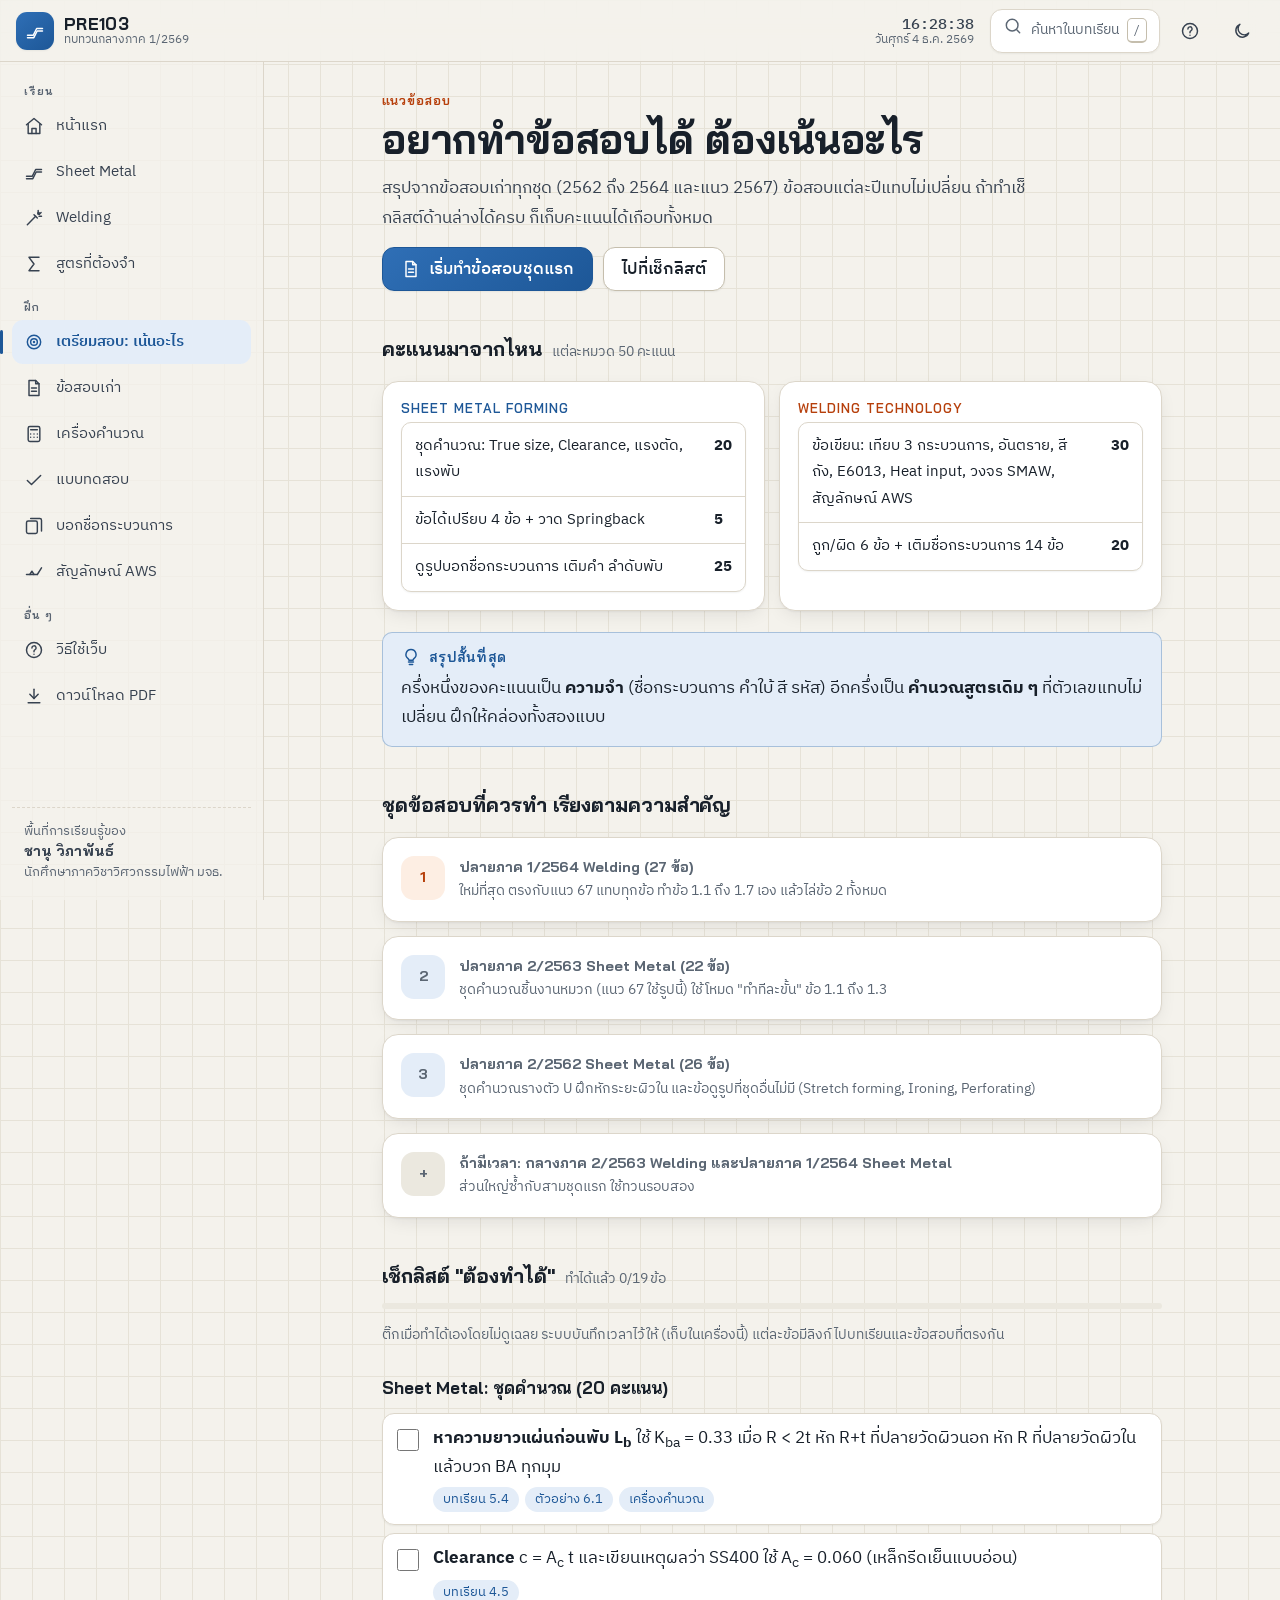
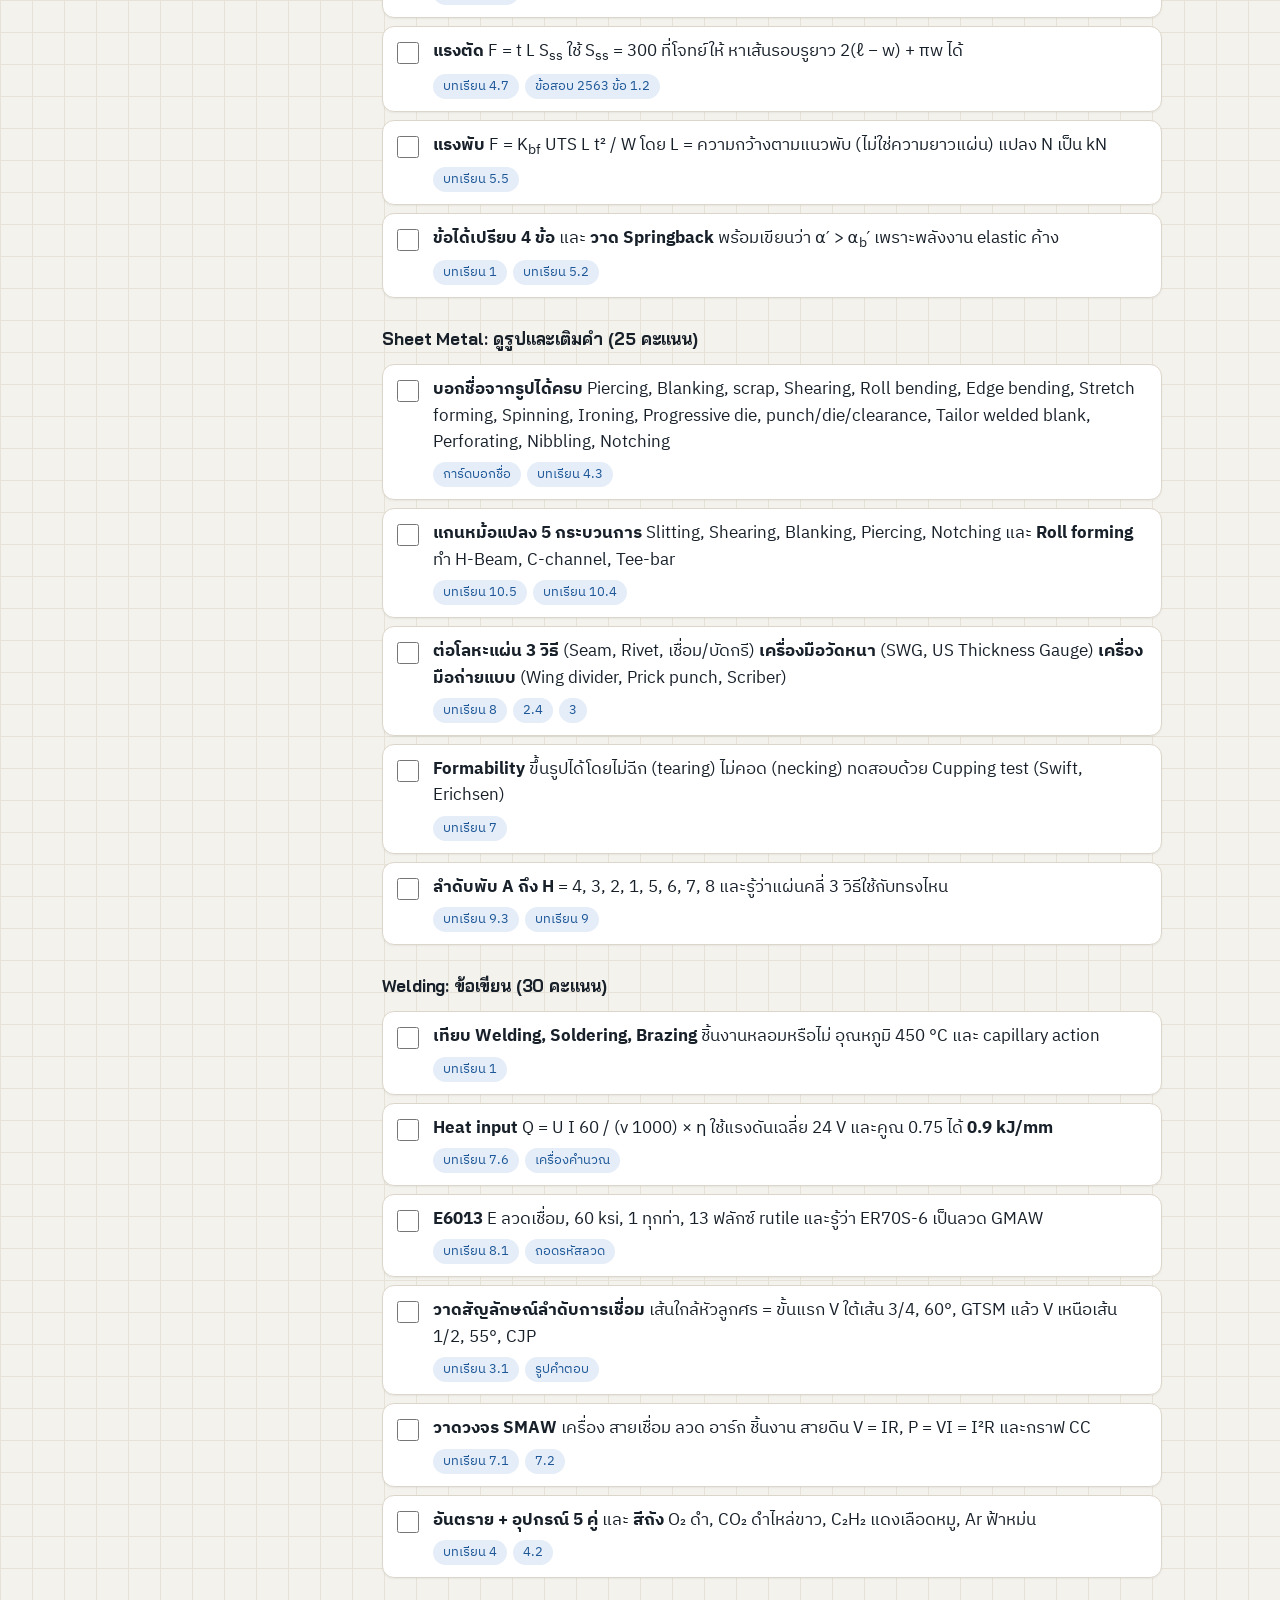
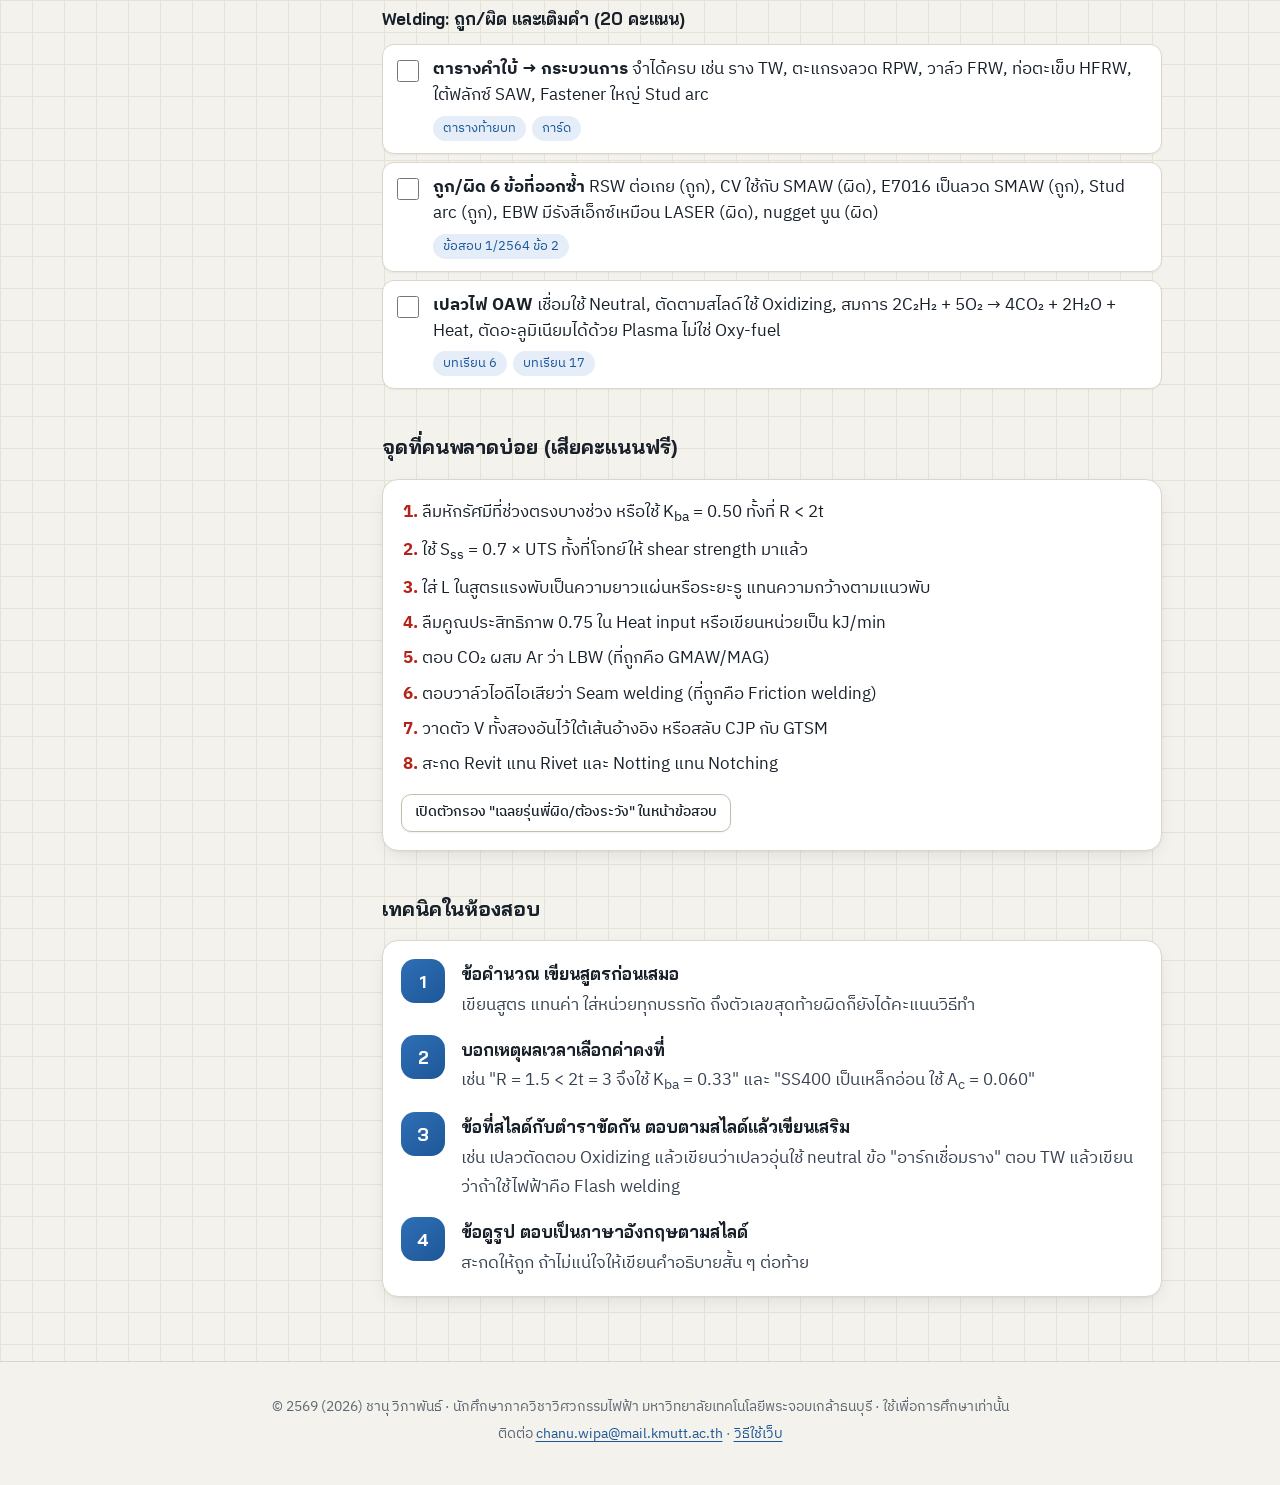
<file: prep.html>
<!doctype html>
<html lang="th">
<head>
<meta charset="utf-8">
<meta name="viewport" content="width=device-width, initial-scale=1, viewport-fit=cover">
<title>เตรียมสอบ: ต้องเน้นอะไร · PRE103 กลางภาค</title>
<meta name="description" content="ทบทวน PRE103 Production Technology ภาคการศึกษาที่ 1/2569 Sheet Metal Forming และ Welding Technology เรียบเรียงโดย ชานุ วิภาพันธ์">
<meta name="author" content="ชานุ วิภาพันธ์">
<meta name="theme-color" content="#f4f2ec" media="(prefers-color-scheme: light)">
<meta name="theme-color" content="#0f141a" media="(prefers-color-scheme: dark)">
<link rel="icon" href="favicon.svg" type="image/svg+xml">
<script>(function(){var d=document.documentElement;try{var t=localStorage.getItem('pre103-theme');if(t)d.dataset.theme=t}catch(e){}if(!matchMedia('(prefers-reduced-motion: reduce)').matches)d.classList.add('anim')})()</script>
<link rel="preconnect" href="https://fonts.googleapis.com">
<link rel="preconnect" href="https://fonts.gstatic.com" crossorigin>
<link rel="stylesheet" href="https://fonts.googleapis.com/css2?family=Bai+Jamjuree:wght@500;600;700&family=IBM+Plex+Sans+Thai:wght@400;500;600;700&family=IBM+Plex+Mono:wght@400;500;600&display=swap">
<link rel="stylesheet" href="vendor/katex/katex.min.css">
<link rel="stylesheet" href="css/styles.css">
</head>
<body class="" data-page="prep.html">
<svg width="0" height="0" style="position:absolute" aria-hidden="true"><defs><symbol id="i-home" viewBox="0 0 24 24" fill="none" stroke="currentColor" stroke-width="1.75" stroke-linecap="round" stroke-linejoin="round"><path d="M3 10.5 12 3l9 7.5"/><path d="M5 9.5V21h14V9.5"/><path d="M9.5 21v-6h5v6"/></symbol><symbol id="i-sheet" viewBox="0 0 24 24" fill="none" stroke="currentColor" stroke-width="1.75" stroke-linecap="round" stroke-linejoin="round"><path d="M3 17h7l4-8h7"/><path d="M3 20h7.6l4-8H21"/></symbol><symbol id="i-weld" viewBox="0 0 24 24" fill="none" stroke="currentColor" stroke-width="1.75" stroke-linecap="round" stroke-linejoin="round"><path d="M4 20 14 10"/><path d="m12 8 4 4"/><path d="M17 3v3M20.5 5.5l-2 2M21 10h-3"/><circle cx="17.5" cy="6.5" r="1"/></symbol><symbol id="i-sigma" viewBox="0 0 24 24" fill="none" stroke="currentColor" stroke-width="1.75" stroke-linecap="round" stroke-linejoin="round"><path d="M18 4H6l6 8-6 8h12"/></symbol><symbol id="i-doc" viewBox="0 0 24 24" fill="none" stroke="currentColor" stroke-width="1.75" stroke-linecap="round" stroke-linejoin="round"><path d="M6 3h8l4 4v14H6z"/><path d="M14 3v4h4M9 12h6M9 16h6"/></symbol><symbol id="i-calc" viewBox="0 0 24 24" fill="none" stroke="currentColor" stroke-width="1.75" stroke-linecap="round" stroke-linejoin="round"><rect x="5" y="3" width="14" height="18" rx="2"/><path d="M8 7h8M8 12h.01M12 12h.01M16 12h.01M8 16h.01M12 16h.01M16 16h.01"/></symbol><symbol id="i-check" viewBox="0 0 24 24" fill="none" stroke="currentColor" stroke-width="1.75" stroke-linecap="round" stroke-linejoin="round"><path d="M4 12.5 9 17.5 20 6.5"/></symbol><symbol id="i-cards" viewBox="0 0 24 24" fill="none" stroke="currentColor" stroke-width="1.75" stroke-linecap="round" stroke-linejoin="round"><rect x="3" y="6" width="13" height="15" rx="2"/><path d="M8 3h11a2 2 0 0 1 2 2v13"/></symbol><symbol id="i-symbol" viewBox="0 0 24 24" fill="none" stroke="currentColor" stroke-width="1.75" stroke-linecap="round" stroke-linejoin="round"><path d="M3 15h13"/><path d="m16 15 5-8"/><path d="M7 15l2.5-4 2.5 4"/></symbol><symbol id="i-download" viewBox="0 0 24 24" fill="none" stroke="currentColor" stroke-width="1.75" stroke-linecap="round" stroke-linejoin="round"><path d="M12 4v11"/><path d="m7 10 5 5 5-5"/><path d="M5 20h14"/></symbol><symbol id="i-search" viewBox="0 0 24 24" fill="none" stroke="currentColor" stroke-width="1.75" stroke-linecap="round" stroke-linejoin="round"><circle cx="11" cy="11" r="7"/><path d="m20 20-3.5-3.5"/></symbol><symbol id="i-moon" viewBox="0 0 24 24" fill="none" stroke="currentColor" stroke-width="1.75" stroke-linecap="round" stroke-linejoin="round"><path d="M20 14.5A8 8 0 1 1 9.5 4a6.5 6.5 0 0 0 10.5 10.5z"/></symbol><symbol id="i-sun" viewBox="0 0 24 24" fill="none" stroke="currentColor" stroke-width="1.75" stroke-linecap="round" stroke-linejoin="round"><circle cx="12" cy="12" r="4"/><path d="M12 2v2M12 20v2M4.9 4.9l1.4 1.4M17.7 17.7l1.4 1.4M2 12h2M20 12h2M4.9 19.1l1.4-1.4M17.7 6.3l1.4-1.4"/></symbol><symbol id="i-menu" viewBox="0 0 24 24" fill="none" stroke="currentColor" stroke-width="1.75" stroke-linecap="round" stroke-linejoin="round"><path d="M4 7h16M4 12h16M4 17h16"/></symbol><symbol id="i-close" viewBox="0 0 24 24" fill="none" stroke="currentColor" stroke-width="1.75" stroke-linecap="round" stroke-linejoin="round"><path d="M6 6l12 12M18 6 6 18"/></symbol><symbol id="i-bulb" viewBox="0 0 24 24" fill="none" stroke="currentColor" stroke-width="1.75" stroke-linecap="round" stroke-linejoin="round"><path d="M9 18h6M10 21h4"/><path d="M12 3a6 6 0 0 0-3.5 10.9c.6.5 1 1.2 1 2.1h5c0-.9.4-1.6 1-2.1A6 6 0 0 0 12 3z"/></symbol><symbol id="i-alert" viewBox="0 0 24 24" fill="none" stroke="currentColor" stroke-width="1.75" stroke-linecap="round" stroke-linejoin="round"><path d="M12 3 2 20h20z"/><path d="M12 10v4M12 17h.01"/></symbol><symbol id="i-target" viewBox="0 0 24 24" fill="none" stroke="currentColor" stroke-width="1.75" stroke-linecap="round" stroke-linejoin="round"><circle cx="12" cy="12" r="8"/><circle cx="12" cy="12" r="4"/><circle cx="12" cy="12" r=".6"/></symbol><symbol id="i-book" viewBox="0 0 24 24" fill="none" stroke="currentColor" stroke-width="1.75" stroke-linecap="round" stroke-linejoin="round"><path d="M4 5a2 2 0 0 1 2-2h13v16H6a2 2 0 0 0-2 2z"/><path d="M4 19V5"/></symbol><symbol id="i-globe" viewBox="0 0 24 24" fill="none" stroke="currentColor" stroke-width="1.75" stroke-linecap="round" stroke-linejoin="round"><circle cx="12" cy="12" r="9"/><path d="M3 12h18M12 3a14 14 0 0 1 0 18M12 3a14 14 0 0 0 0 18"/></symbol><symbol id="i-help" viewBox="0 0 24 24" fill="none" stroke="currentColor" stroke-width="1.75" stroke-linecap="round" stroke-linejoin="round"><circle cx="12" cy="12" r="9"/><path d="M9.5 9.5a2.5 2.5 0 1 1 3.5 2.3c-.6.3-1 .9-1 1.6v.6M12 17h.01"/></symbol><symbol id="i-clock" viewBox="0 0 24 24" fill="none" stroke="currentColor" stroke-width="1.75" stroke-linecap="round" stroke-linejoin="round"><circle cx="12" cy="12" r="9"/><path d="M12 7v5l3 2"/></symbol><symbol id="i-user" viewBox="0 0 24 24" fill="none" stroke="currentColor" stroke-width="1.75" stroke-linecap="round" stroke-linejoin="round"><circle cx="12" cy="8" r="4"/><path d="M4 21a8 8 0 0 1 16 0"/></symbol><symbol id="i-play" viewBox="0 0 24 24" fill="none" stroke="currentColor" stroke-width="1.75" stroke-linecap="round" stroke-linejoin="round"><path d="M7 4v16l13-8z"/></symbol><symbol id="i-reset" viewBox="0 0 24 24" fill="none" stroke="currentColor" stroke-width="1.75" stroke-linecap="round" stroke-linejoin="round"><path d="M4 4v6h6"/><path d="M20 12a8 8 0 1 1-2.3-5.7L4 10"/></symbol><symbol id="i-copy" viewBox="0 0 24 24" fill="none" stroke="currentColor" stroke-width="1.75" stroke-linecap="round" stroke-linejoin="round"><rect x="8" y="8" width="12" height="12" rx="2"/><path d="M16 8V5a1 1 0 0 0-1-1H5a1 1 0 0 0-1 1v10a1 1 0 0 0 1 1h3"/></symbol><symbol id="i-left" viewBox="0 0 24 24" fill="none" stroke="currentColor" stroke-width="1.75" stroke-linecap="round" stroke-linejoin="round"><path d="M15 6l-6 6 6 6"/></symbol><symbol id="i-right" viewBox="0 0 24 24" fill="none" stroke="currentColor" stroke-width="1.75" stroke-linecap="round" stroke-linejoin="round"><path d="M9 6l6 6-6 6"/></symbol><symbol id="i-up" viewBox="0 0 24 24" fill="none" stroke="currentColor" stroke-width="1.75" stroke-linecap="round" stroke-linejoin="round"><path d="M12 19V5M6 11l6-6 6 6"/></symbol><symbol id="i-arrow" viewBox="0 0 24 24" fill="none" stroke="currentColor" stroke-width="1.75" stroke-linecap="round" stroke-linejoin="round"><path d="M5 12h14M13 6l6 6-6 6"/></symbol><symbol id="i-eye" viewBox="0 0 24 24" fill="none" stroke="currentColor" stroke-width="1.75" stroke-linecap="round" stroke-linejoin="round"><path d="M2 12s3.5-7 10-7 10 7 10 7-3.5 7-10 7S2 12 2 12z"/><circle cx="12" cy="12" r="3"/></symbol></defs></svg>
<div id="loader" class="loader" aria-hidden="true"><div class="loader-inner">
  <svg class="loader-art" viewBox="0 0 150 74"><path class="sheet" d="M8 62 H52 L75 22 L98 62 H142"/><path class="spk" d="M75 14 v-10"/><path class="spk" d="M66 17 l-7 -7"/><path class="spk" d="M84 17 l7 -7"/><path class="spk" d="M62 24 l-9 -2"/><path class="spk" d="M88 24 l9 -2"/></svg>
  <p class="loader-quote"></p><p class="loader-by"></p><div class="loader-bar"></div></div></div>
<a class="skip" href="#main">ข้ามไปเนื้อหา</a>
<header class="topbar">
  <div class="topbar-inner">
    <button class="icon-btn menu-btn" type="button" aria-label="เปิดเมนู" aria-expanded="false" aria-controls="sidenav"><svg class="ic" aria-hidden="true"><use href="#i-menu"/></svg></button>
    <a class="brand" href="index.html"><span class="brand-mark"><svg class="ic" aria-hidden="true"><use href="#i-sheet"/></svg></span><span class="brand-text"><b>PRE103</b><small>ทบทวนกลางภาค 1/2569</small></span></a>
    <div class="clock" aria-live="off" title="เวลาปัจจุบัน"><b data-clock>--:--:--</b><small data-clock-date></small></div>
    <button class="search-btn" type="button" data-open-search><span><svg class="ic" aria-hidden="true"><use href="#i-search"/></svg></span><span class="search-label">ค้นหาในบทเรียน</span><kbd>/</kbd></button>
    <button class="icon-btn" type="button" data-open-tour aria-label="แนะนำการใช้งาน" title="แนะนำการใช้งาน"><svg class="ic" aria-hidden="true"><use href="#i-help"/></svg></button>
    <button class="icon-btn" type="button" data-theme-toggle aria-label="สลับโหมดมืด/สว่าง"><svg class="ic" aria-hidden="true"><use href="#i-moon"/></svg></button>
  </div>
  
</header>
<div class="shell">
  <nav id="sidenav" class="sidenav" aria-label="เมนูหลัก"><div class="nav-group">เรียน</div><ul><li><a href="index.html"><svg class="ic" aria-hidden="true"><use href="#i-home"/></svg><span>หน้าแรก</span></a></li><li><a href="lesson-sheet-metal.html" data-track="L:sheet-metal"><svg class="ic" aria-hidden="true"><use href="#i-sheet"/></svg><span>Sheet Metal</span><span class="nav-prog" aria-hidden="true"></span></a></li><li><a href="lesson-welding.html" data-track="L:welding"><svg class="ic" aria-hidden="true"><use href="#i-weld"/></svg><span>Welding</span><span class="nav-prog" aria-hidden="true"></span></a></li><li><a href="formulas.html"><svg class="ic" aria-hidden="true"><use href="#i-sigma"/></svg><span>สูตรที่ต้องจำ</span></a></li></ul><div class="nav-group">ฝึก</div><ul><li><a href="prep.html" aria-current="page" data-track="C"><svg class="ic" aria-hidden="true"><use href="#i-target"/></svg><span>เตรียมสอบ: เน้นอะไร</span><span class="nav-prog" aria-hidden="true"></span></a></li><li><a href="exams.html" data-track="Q"><svg class="ic" aria-hidden="true"><use href="#i-doc"/></svg><span>ข้อสอบเก่า</span><span class="nav-prog" aria-hidden="true"></span></a></li><li><a href="calculators.html"><svg class="ic" aria-hidden="true"><use href="#i-calc"/></svg><span>เครื่องคำนวณ</span></a></li><li><a href="quiz.html"><svg class="ic" aria-hidden="true"><use href="#i-check"/></svg><span>แบบทดสอบ</span></a></li><li><a href="flashcards.html" data-track="F"><svg class="ic" aria-hidden="true"><use href="#i-cards"/></svg><span>บอกชื่อกระบวนการ</span><span class="nav-prog" aria-hidden="true"></span></a></li><li><a href="aws.html"><svg class="ic" aria-hidden="true"><use href="#i-symbol"/></svg><span>สัญลักษณ์ AWS</span></a></li></ul><div class="nav-group">อื่น ๆ</div><ul><li><a href="guide.html"><svg class="ic" aria-hidden="true"><use href="#i-help"/></svg><span>วิธีใช้เว็บ</span></a></li><li><a href="downloads.html"><svg class="ic" aria-hidden="true"><use href="#i-download"/></svg><span>ดาวน์โหลด PDF</span></a></li></ul>
    <div class="author-mini">พื้นที่การเรียนรู้ของ<br><b>ชานุ วิภาพันธ์</b><br>นักศึกษาภาควิชาวิศวกรรมไฟฟ้า มจธ.</div>
  </nav>
  <div class="scrim" data-close-nav></div>
  <main id="main" tabindex="-1"><div class="wrap narrow">
  <header class="page-head">
    <p class="eyebrow">แนวข้อสอบ</p>
    <h1>อยากทำข้อสอบได้ ต้องเน้นอะไร</h1>
    <p class="lead">สรุปจากข้อสอบเก่าทุกชุด (2562 ถึง 2564 และแนว 2567) ข้อสอบแต่ละปีแทบไม่เปลี่ยน ถ้าทำเช็กลิสต์ด้านล่างได้ครบ ก็เก็บคะแนนได้เกือบทั้งหมด</p>
    <div class="hero-actions"><a class="btn btn-primary" href="exams.html#w-2564"><svg class="ic"><use href="#i-doc"/></svg>เริ่มทำข้อสอบชุดแรก</a><a class="btn" href="#checklist">ไปที่เช็กลิสต์</a></div>
  </header>

  <h2 class="section-title">คะแนนมาจากไหน <small>แต่ละหมวด 50 คะแนน</small></h2>
  <div class="grid grid-2 stagger">
    <div class="card"><p class="eyebrow" style="color:var(--steel)">Sheet Metal Forming</p>
      <div class="table-wrap" style="margin:6px 0 0"><table><tbody>
        <tr><td>ชุดคำนวณ: True size, Clearance, แรงตัด, แรงพับ</td><td class="tnum"><b>20</b></td></tr>
        <tr><td>ข้อได้เปรียบ 4 ข้อ + วาด Springback</td><td class="tnum"><b>5</b></td></tr>
        <tr><td>ดูรูปบอกชื่อกระบวนการ เติมคำ ลำดับพับ</td><td class="tnum"><b>25</b></td></tr>
      </tbody></table></div></div>
    <div class="card"><p class="eyebrow">Welding Technology</p>
      <div class="table-wrap" style="margin:6px 0 0"><table><tbody>
        <tr><td>ข้อเขียน: เทียบ 3 กระบวนการ, อันตราย, สีถัง, E6013, Heat input, วงจร SMAW, สัญลักษณ์ AWS</td><td class="tnum"><b>30</b></td></tr>
        <tr><td>ถูก/ผิด 6 ข้อ + เติมชื่อกระบวนการ 14 ข้อ</td><td class="tnum"><b>20</b></td></tr>
      </tbody></table></div></div>
  </div>
  <aside class="box box-tip"><div class="box-title"><svg class="ic"><use href="#i-bulb"/></svg>สรุปสั้นที่สุด</div><p>ครึ่งหนึ่งของคะแนนเป็น <b>ความจำ</b> (ชื่อกระบวนการ คำใบ้ สี รหัส) อีกครึ่งเป็น <b>คำนวณสูตรเดิม ๆ</b> ที่ตัวเลขแทบไม่เปลี่ยน ฝึกให้คล่องทั้งสองแบบ</p></aside>

  <h2 class="section-title">ชุดข้อสอบที่ควรทำ เรียงตามความสำคัญ</h2>
  <div class="grid stagger">
    <a class="card tool-card" href="exams.html#w-2564"><span class="tool-ic" style="background:var(--arc-soft);color:var(--arc)"><b>1</b></span><span><b>ปลายภาค 1/2564 Welding (27 ข้อ)</b><span>ใหม่ที่สุด ตรงกับแนว 67 แทบทุกข้อ ทำข้อ 1.1 ถึง 1.7 เอง แล้วไล่ข้อ 2 ทั้งหมด</span></span></a>
    <a class="card tool-card" href="exams.html#sm-2563"><span class="tool-ic"><b>2</b></span><span><b>ปลายภาค 2/2563 Sheet Metal (22 ข้อ)</b><span>ชุดคำนวณชิ้นงานหมวก (แนว 67 ใช้รูปนี้) ใช้โหมด "ทำทีละขั้น" ข้อ 1.1 ถึง 1.3</span></span></a>
    <a class="card tool-card" href="exams.html#sm-2562"><span class="tool-ic"><b>3</b></span><span><b>ปลายภาค 2/2562 Sheet Metal (26 ข้อ)</b><span>ชุดคำนวณรางตัว U ฝึกหักระยะผิวใน และข้อดูรูปที่ชุดอื่นไม่มี (Stretch forming, Ironing, Perforating)</span></span></a>
    <a class="card tool-card" href="exams.html#w-2563"><span class="tool-ic" style="background:var(--bg-2);color:var(--muted)"><b>+</b></span><span><b>ถ้ามีเวลา: กลางภาค 2/2563 Welding และปลายภาค 1/2564 Sheet Metal</b><span>ส่วนใหญ่ซ้ำกับสามชุดแรก ใช้ทวนรอบสอง</span></span></a>
  </div>

  <h2 class="section-title" id="checklist">เช็กลิสต์ "ต้องทำได้" <small data-check-progress>ทำแล้ว 0 ข้อ</small></h2>
  <div class="bar" style="margin:-4px 0 14px"><i data-check-bar></i></div>
  <p class="step-explain" style="margin-top:0">ติ๊กเมื่อทำได้เองโดยไม่ดูเฉลย ระบบบันทึกเวลาไว้ให้ (เก็บในเครื่องนี้) แต่ละข้อมีลิงก์ไปบทเรียนและข้อสอบที่ตรงกัน</p>

  <h3 class="prep-h">Sheet Metal: ชุดคำนวณ (20 คะแนน)</h3>
  <ul class="checklist">
    <li><label><input type="checkbox" data-check="C:lb"><span><b>หาความยาวแผ่นก่อนพับ L<sub>b</sub></b> ใช้ K<sub>ba</sub> = 0.33 เมื่อ R &lt; 2t หัก R+t ที่ปลายวัดผิวนอก หัก R ที่ปลายวัดผิวใน แล้วบวก BA ทุกมุม</span></label><span class="links"><a href="lesson-sheet-metal.html#s-5-4">บทเรียน 5.4</a><a href="lesson-sheet-metal.html#s-6-1">ตัวอย่าง 6.1</a><a href="calculators.html#bend">เครื่องคำนวณ</a></span></li>
    <li><label><input type="checkbox" data-check="C:clear"><span><b>Clearance</b> c = A<sub>c</sub> t และเขียนเหตุผลว่า SS400 ใช้ A<sub>c</sub> = 0.060 (เหล็กรีดเย็นแบบอ่อน)</span></label><span class="links"><a href="lesson-sheet-metal.html#s-4-5">บทเรียน 4.5</a></span></li>
    <li><label><input type="checkbox" data-check="C:shear"><span><b>แรงตัด</b> F = t L S<sub>ss</sub> ใช้ S<sub>ss</sub> = 300 ที่โจทย์ให้ หาเส้นรอบรูยาว 2(ℓ − w) + πw ได้</span></label><span class="links"><a href="lesson-sheet-metal.html#s-4-7">บทเรียน 4.7</a><a href="exams.html#sm-2563">ข้อสอบ 2563 ข้อ 1.2</a></span></li>
    <li><label><input type="checkbox" data-check="C:bendf"><span><b>แรงพับ</b> F = K<sub>bf</sub> UTS L t² / W โดย L = ความกว้างตามแนวพับ (ไม่ใช่ความยาวแผ่น) แปลง N เป็น kN</span></label><span class="links"><a href="lesson-sheet-metal.html#s-5-5">บทเรียน 5.5</a></span></li>
    <li><label><input type="checkbox" data-check="C:adv"><span><b>ข้อได้เปรียบ 4 ข้อ</b> และ <b>วาด Springback</b> พร้อมเขียนว่า α′ &gt; α<sub>b</sub>′ เพราะพลังงาน elastic ค้าง</span></label><span class="links"><a href="lesson-sheet-metal.html#s-1">บทเรียน 1</a><a href="lesson-sheet-metal.html#s-5-2">บทเรียน 5.2</a></span></li>
  </ul>

  <h3 class="prep-h">Sheet Metal: ดูรูปและเติมคำ (25 คะแนน)</h3>
  <ul class="checklist">
    <li><label><input type="checkbox" data-check="C:id"><span><b>บอกชื่อจากรูปได้ครบ</b> Piercing, Blanking, scrap, Shearing, Roll bending, Edge bending, Stretch forming, Spinning, Ironing, Progressive die, punch/die/clearance, Tailor welded blank, Perforating, Nibbling, Notching</span></label><span class="links"><a href="flashcards.html">การ์ดบอกชื่อ</a><a href="lesson-sheet-metal.html#s-4-3">บทเรียน 4.3</a></span></li>
    <li><label><input type="checkbox" data-check="C:trans"><span><b>แกนหม้อแปลง 5 กระบวนการ</b> Slitting, Shearing, Blanking, Piercing, Notching และ <b>Roll forming</b> ทำ H-Beam, C-channel, Tee-bar</span></label><span class="links"><a href="lesson-sheet-metal.html#s-10-5">บทเรียน 10.5</a><a href="lesson-sheet-metal.html#s-10-4">บทเรียน 10.4</a></span></li>
    <li><label><input type="checkbox" data-check="C:tools"><span><b>ต่อโลหะแผ่น 3 วิธี</b> (Seam, Rivet, เชื่อม/บัดกรี) <b>เครื่องมือวัดหนา</b> (SWG, US Thickness Gauge) <b>เครื่องมือถ่ายแบบ</b> (Wing divider, Prick punch, Scriber)</span></label><span class="links"><a href="lesson-sheet-metal.html#s-8">บทเรียน 8</a><a href="lesson-sheet-metal.html#s-2-4">2.4</a><a href="lesson-sheet-metal.html#s-3">3</a></span></li>
    <li><label><input type="checkbox" data-check="C:form"><span><b>Formability</b> ขึ้นรูปได้โดยไม่ฉีก (tearing) ไม่คอด (necking) ทดสอบด้วย Cupping test (Swift, Erichsen)</span></label><span class="links"><a href="lesson-sheet-metal.html#s-7">บทเรียน 7</a></span></li>
    <li><label><input type="checkbox" data-check="C:order"><span><b>ลำดับพับ A ถึง H</b> = 4, 3, 2, 1, 5, 6, 7, 8 และรู้ว่าแผ่นคลี่ 3 วิธีใช้กับทรงไหน</span></label><span class="links"><a href="lesson-sheet-metal.html#s-9-3">บทเรียน 9.3</a><a href="lesson-sheet-metal.html#s-9">บทเรียน 9</a></span></li>
  </ul>

  <h3 class="prep-h">Welding: ข้อเขียน (30 คะแนน)</h3>
  <ul class="checklist">
    <li><label><input type="checkbox" data-check="C:wsb"><span><b>เทียบ Welding, Soldering, Brazing</b> ชิ้นงานหลอมหรือไม่ อุณหภูมิ 450 °C และ capillary action</span></label><span class="links"><a href="lesson-welding.html#s-1">บทเรียน 1</a></span></li>
    <li><label><input type="checkbox" data-check="C:heat"><span><b>Heat input</b> Q = U I 60 / (v 1000) × η ใช้แรงดันเฉลี่ย 24 V และคูณ 0.75 ได้ <b>0.9 kJ/mm</b></span></label><span class="links"><a href="lesson-welding.html#s-7-6">บทเรียน 7.6</a><a href="calculators.html#heat">เครื่องคำนวณ</a></span></li>
    <li><label><input type="checkbox" data-check="C:e6013"><span><b>E6013</b> E ลวดเชื่อม, 60 ksi, 1 ทุกท่า, 13 ฟลักซ์ rutile และรู้ว่า ER70S-6 เป็นลวด GMAW</span></label><span class="links"><a href="lesson-welding.html#s-8-1">บทเรียน 8.1</a><a href="aws.html">ถอดรหัสลวด</a></span></li>
    <li><label><input type="checkbox" data-check="C:aws"><span><b>วาดสัญลักษณ์ลำดับการเชื่อม</b> เส้นใกล้หัวลูกศร = ขั้นแรก V ใต้เส้น 3/4, 60°, GTSM แล้ว V เหนือเส้น 1/2, 55°, CJP</span></label><span class="links"><a href="lesson-welding.html#s-3-1">บทเรียน 3.1</a><a href="aws.html#seq">รูปคำตอบ</a></span></li>
    <li><label><input type="checkbox" data-check="C:circuit"><span><b>วาดวงจร SMAW</b> เครื่อง สายเชื่อม ลวด อาร์ก ชิ้นงาน สายดิน V = IR, P = VI = I²R และกราฟ CC</span></label><span class="links"><a href="lesson-welding.html#s-7-1">บทเรียน 7.1</a><a href="lesson-welding.html#s-7-2">7.2</a></span></li>
    <li><label><input type="checkbox" data-check="C:safety"><span><b>อันตราย + อุปกรณ์ 5 คู่</b> และ <b>สีถัง</b> O₂ ดำ, CO₂ ดำไหล่ขาว, C₂H₂ แดงเลือดหมู, Ar ฟ้าหม่น</span></label><span class="links"><a href="lesson-welding.html#s-4">บทเรียน 4</a><a href="lesson-welding.html#s-4-2">4.2</a></span></li>
  </ul>

  <h3 class="prep-h">Welding: ถูก/ผิด และเติมคำ (20 คะแนน)</h3>
  <ul class="checklist">
    <li><label><input type="checkbox" data-check="C:table"><span><b>ตารางคำใบ้ → กระบวนการ</b> จำได้ครบ เช่น ราง TW, ตะแกรงลวด RPW, วาล์ว FRW, ท่อตะเข็บ HFRW, ใต้ฟลักซ์ SAW, Fastener ใหญ่ Stud arc</span></label><span class="links"><a href="lesson-welding.html#s-20">ตารางท้ายบท</a><a href="flashcards.html">การ์ด</a></span></li>
    <li><label><input type="checkbox" data-check="C:tf"><span><b>ถูก/ผิด 6 ข้อที่ออกซ้ำ</b> RSW ต่อเกย (ถูก), CV ใช้กับ SMAW (ผิด), E7016 เป็นลวด SMAW (ถูก), Stud arc (ถูก), EBW มีรังสีเอ็กซ์เหมือน LASER (ผิด), nugget นูน (ผิด)</span></label><span class="links"><a href="exams.html#w-2564">ข้อสอบ 1/2564 ข้อ 2</a></span></li>
    <li><label><input type="checkbox" data-check="C:flame"><span><b>เปลวไฟ OAW</b> เชื่อมใช้ Neutral, ตัดตามสไลด์ใช้ Oxidizing, สมการ 2C₂H₂ + 5O₂ → 4CO₂ + 2H₂O + Heat, ตัดอะลูมิเนียมได้ด้วย Plasma ไม่ใช่ Oxy-fuel</span></label><span class="links"><a href="lesson-welding.html#s-6">บทเรียน 6</a><a href="lesson-welding.html#s-17">บทเรียน 17</a></span></li>
  </ul>

  <h2 class="section-title">จุดที่คนพลาดบ่อย (เสียคะแนนฟรี)</h2>
  <div class="card">
    <ol class="mistakes">
      <li>ลืมหักรัศมีที่ช่วงตรงบางช่วง หรือใช้ K<sub>ba</sub> = 0.50 ทั้งที่ R &lt; 2t</li>
      <li>ใช้ S<sub>ss</sub> = 0.7 × UTS ทั้งที่โจทย์ให้ shear strength มาแล้ว</li>
      <li>ใส่ L ในสูตรแรงพับเป็นความยาวแผ่นหรือระยะรู แทนความกว้างตามแนวพับ</li>
      <li>ลืมคูณประสิทธิภาพ 0.75 ใน Heat input หรือเขียนหน่วยเป็น kJ/min</li>
      <li>ตอบ CO₂ ผสม Ar ว่า LBW (ที่ถูกคือ GMAW/MAG)</li>
      <li>ตอบวาล์วไอดีไอเสียว่า Seam welding (ที่ถูกคือ Friction welding)</li>
      <li>วาดตัว V ทั้งสองอันไว้ใต้เส้นอ้างอิง หรือสลับ CJP กับ GTSM</li>
      <li>สะกด Revit แทน Rivet และ Notting แทน Notching</li>
    </ol>
    <a class="btn btn-sm" href="exams.html">เปิดตัวกรอง "เฉลยรุ่นพี่ผิด/ต้องระวัง" ในหน้าข้อสอบ</a>
  </div>

  <h2 class="section-title">เทคนิคในห้องสอบ</h2>
  <div class="card steps-guide">
    <div class="g-step"><div><b>ข้อคำนวณ เขียนสูตรก่อนเสมอ</b><p>เขียนสูตร แทนค่า ใส่หน่วยทุกบรรทัด ถึงตัวเลขสุดท้ายผิดก็ยังได้คะแนนวิธีทำ</p></div></div>
    <div class="g-step"><div><b>บอกเหตุผลเวลาเลือกค่าคงที่</b><p>เช่น "R = 1.5 &lt; 2t = 3 จึงใช้ K<sub>ba</sub> = 0.33" และ "SS400 เป็นเหล็กอ่อน ใช้ A<sub>c</sub> = 0.060"</p></div></div>
    <div class="g-step"><div><b>ข้อที่สไลด์กับตำราขัดกัน ตอบตามสไลด์แล้วเขียนเสริม</b><p>เช่น เปลวตัดตอบ Oxidizing แล้วเขียนว่าเปลวอุ่นใช้ neutral ข้อ "อาร์กเชื่อมราง" ตอบ TW แล้วเขียนว่าถ้าใช้ไฟฟ้าคือ Flash welding</p></div></div>
    <div class="g-step"><div><b>ข้อดูรูป ตอบเป็นภาษาอังกฤษตามสไลด์</b><p>สะกดให้ถูก ถ้าไม่แน่ใจให้เขียนคำอธิบายสั้น ๆ ต่อท้าย</p></div></div>
  </div>
</div>
<script>window.__TOTALS={"Q":118,"F":46,"sheet-metal":51,"welding":49,"C":19}</script></main>
</div>
<footer class="site-foot">
  <p>© 2569 (2026) ชานุ วิภาพันธ์ · นักศึกษาภาควิชาวิศวกรรมไฟฟ้า มหาวิทยาลัยเทคโนโลยีพระจอมเกล้าธนบุรี · ใช้เพื่อการศึกษาเท่านั้น</p>
  <p>ติดต่อ <a href="mailto:chanu.wipa@mail.kmutt.ac.th">chanu.wipa@mail.kmutt.ac.th</a> · <a href="guide.html">วิธีใช้เว็บ</a></p>
  <p class="stats-line" data-stats-wrap hidden><svg class="ic ic-sm" aria-hidden="true"><use href="#i-eye"/></svg> เข้าชม <b data-stat="visits">0</b> ครั้ง · ผู้ใช้ <b data-stat="visitors">0</b> คน · วันนี้ <b data-stat="today">0</b> · ดาวน์โหลด PDF <b data-stat="downloads">0</b> ครั้ง</p>
</footer>
<nav class="bottom-nav" aria-label="เมนูลัด"><a href="index.html"><svg class="ic" aria-hidden="true"><use href="#i-home"/></svg><span>หน้าแรก</span></a><a href="lesson-sheet-metal.html"><svg class="ic" aria-hidden="true"><use href="#i-sheet"/></svg><span>Sheet</span></a><a href="lesson-welding.html"><svg class="ic" aria-hidden="true"><use href="#i-weld"/></svg><span>Welding</span></a><a href="exams.html"><svg class="ic" aria-hidden="true"><use href="#i-doc"/></svg><span>ข้อสอบ</span></a><a href="#" data-open-nav role="button"><svg class="ic" aria-hidden="true"><use href="#i-menu"/></svg><span>เมนู</span></a></nav>
<button class="to-top" type="button" aria-label="กลับขึ้นด้านบน"><svg class="ic" aria-hidden="true"><use href="#i-up"/></svg></button>
<div class="toast" role="status" aria-live="polite"></div>
<dialog id="search-dlg" class="search-dlg" aria-label="ค้นหา">
  <form method="dialog" class="search-form"><span><svg class="ic" aria-hidden="true"><use href="#i-search"/></svg></span><input id="search-input" type="search" placeholder="พิมพ์คำค้น เช่น clearance, E6013, springback" autocomplete="off" aria-label="คำค้น"><button class="icon-btn" value="close" aria-label="ปิด"><svg class="ic" aria-hidden="true"><use href="#i-close"/></svg></button></form>
  <ol id="search-results" class="search-results"></ol>
</dialog>
<dialog id="tour" class="tour" aria-labelledby="tour-title">
  <div class="tour-art" aria-hidden="true"></div>
  <div class="tour-body"><h2 id="tour-title"></h2><p></p></div>
  <div class="tour-foot"><div class="tour-dots" aria-hidden="true"></div><div class="hero-actions"><button class="btn btn-ghost btn-sm" type="button" data-tour="skip">ข้าม</button><button class="btn btn-sm" type="button" data-tour="prev">ย้อน</button><button class="btn btn-primary btn-sm" type="button" data-tour="next">ถัดไป</button></div></div>
</dialog>
<div id="lightbox" class="lightbox" hidden><button class="icon-btn lb-close" type="button" aria-label="ปิดรูป"><svg class="ic" aria-hidden="true"><use href="#i-close"/></svg></button><img alt=""></div>
<script>window.__QUOTES=[["เรียนทีละนิด แต่ทำทุกวัน ดีกว่าอ่านรวดเดียวคืนก่อนสอบ",""],["Measure twice, cut once.","สุภาษิตช่าง"],["ความรู้ที่ไม่ได้ลงมือทำ ก็เหมือนแผ่นเหล็กที่ยังไม่ได้พับ",""],["Strike while the iron is hot.","สุภาษิตอังกฤษ"],["สูตรจำได้ไม่ยาก ที่ยากคือรู้ว่าทำไมต้องใช้สูตรนั้น",""],["It always seems impossible until it is done.","Nelson Mandela"],["รอยเชื่อมที่ดีเริ่มจากการเตรียมรอยต่อที่ดี การสอบก็เหมือนกัน",""]];</script>

<script type="module" src="js/app.js"></script>

</body>
</html>
</file>
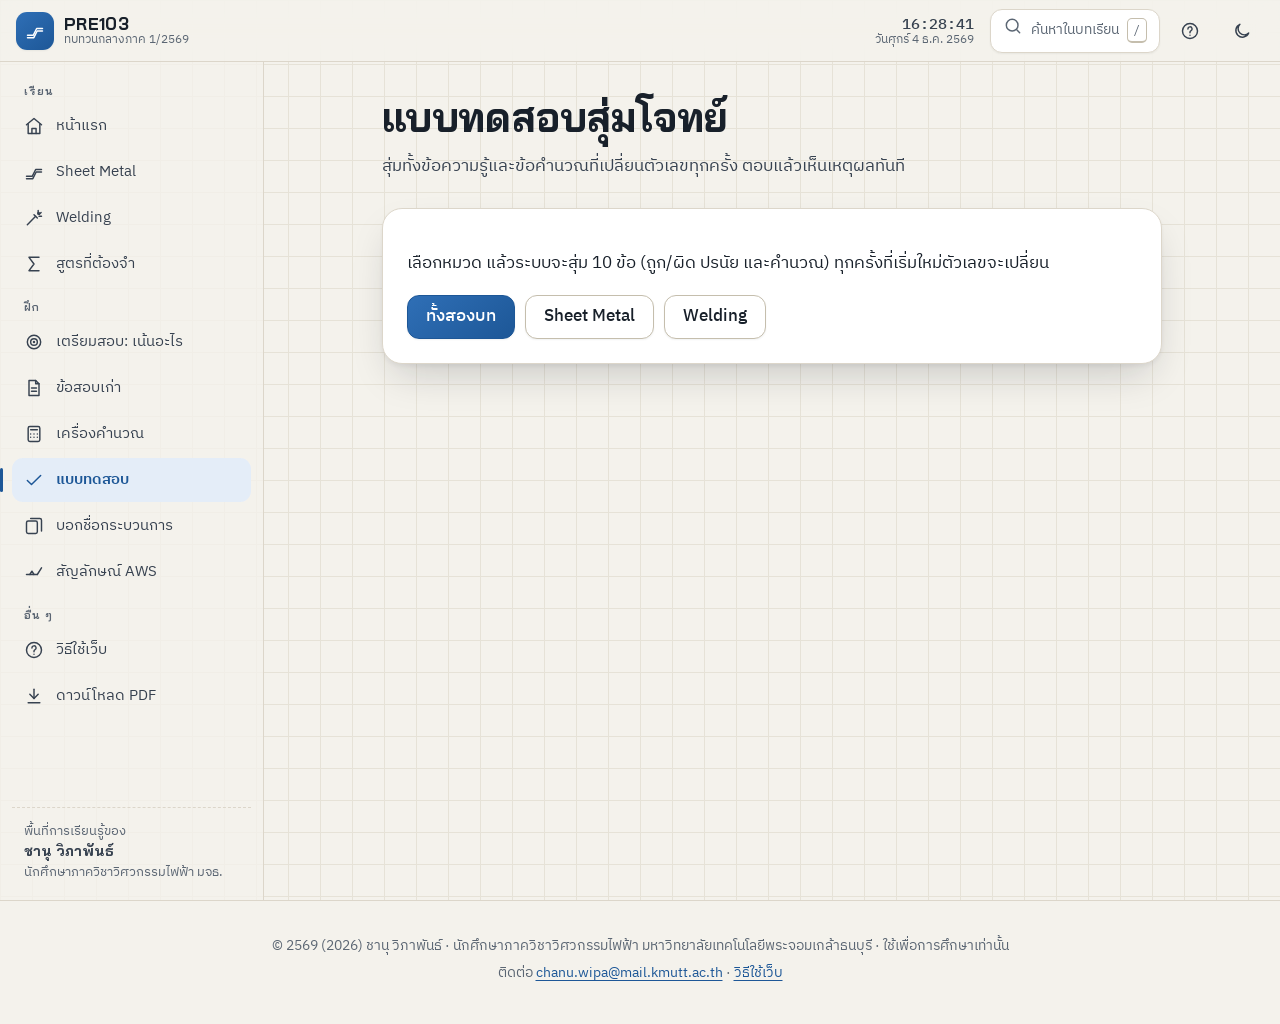
<file: quiz.html>
<!doctype html>
<html lang="th">
<head>
<meta charset="utf-8">
<meta name="viewport" content="width=device-width, initial-scale=1, viewport-fit=cover">
<title>แบบทดสอบ · PRE103 กลางภาค</title>
<meta name="description" content="ทบทวน PRE103 Production Technology ภาคการศึกษาที่ 1/2569 Sheet Metal Forming และ Welding Technology เรียบเรียงโดย ชานุ วิภาพันธ์">
<meta name="author" content="ชานุ วิภาพันธ์">
<meta name="theme-color" content="#f4f2ec" media="(prefers-color-scheme: light)">
<meta name="theme-color" content="#0f141a" media="(prefers-color-scheme: dark)">
<link rel="icon" href="favicon.svg" type="image/svg+xml">
<script>(function(){var d=document.documentElement;try{var t=localStorage.getItem('pre103-theme');if(t)d.dataset.theme=t}catch(e){}if(!matchMedia('(prefers-reduced-motion: reduce)').matches)d.classList.add('anim')})()</script>
<link rel="preconnect" href="https://fonts.googleapis.com">
<link rel="preconnect" href="https://fonts.gstatic.com" crossorigin>
<link rel="stylesheet" href="https://fonts.googleapis.com/css2?family=Bai+Jamjuree:wght@500;600;700&family=IBM+Plex+Sans+Thai:wght@400;500;600;700&family=IBM+Plex+Mono:wght@400;500;600&display=swap">
<link rel="stylesheet" href="vendor/katex/katex.min.css">
<link rel="stylesheet" href="css/styles.css">
</head>
<body class="" data-page="quiz.html">
<svg width="0" height="0" style="position:absolute" aria-hidden="true"><defs><symbol id="i-home" viewBox="0 0 24 24" fill="none" stroke="currentColor" stroke-width="1.75" stroke-linecap="round" stroke-linejoin="round"><path d="M3 10.5 12 3l9 7.5"/><path d="M5 9.5V21h14V9.5"/><path d="M9.5 21v-6h5v6"/></symbol><symbol id="i-sheet" viewBox="0 0 24 24" fill="none" stroke="currentColor" stroke-width="1.75" stroke-linecap="round" stroke-linejoin="round"><path d="M3 17h7l4-8h7"/><path d="M3 20h7.6l4-8H21"/></symbol><symbol id="i-weld" viewBox="0 0 24 24" fill="none" stroke="currentColor" stroke-width="1.75" stroke-linecap="round" stroke-linejoin="round"><path d="M4 20 14 10"/><path d="m12 8 4 4"/><path d="M17 3v3M20.5 5.5l-2 2M21 10h-3"/><circle cx="17.5" cy="6.5" r="1"/></symbol><symbol id="i-sigma" viewBox="0 0 24 24" fill="none" stroke="currentColor" stroke-width="1.75" stroke-linecap="round" stroke-linejoin="round"><path d="M18 4H6l6 8-6 8h12"/></symbol><symbol id="i-doc" viewBox="0 0 24 24" fill="none" stroke="currentColor" stroke-width="1.75" stroke-linecap="round" stroke-linejoin="round"><path d="M6 3h8l4 4v14H6z"/><path d="M14 3v4h4M9 12h6M9 16h6"/></symbol><symbol id="i-calc" viewBox="0 0 24 24" fill="none" stroke="currentColor" stroke-width="1.75" stroke-linecap="round" stroke-linejoin="round"><rect x="5" y="3" width="14" height="18" rx="2"/><path d="M8 7h8M8 12h.01M12 12h.01M16 12h.01M8 16h.01M12 16h.01M16 16h.01"/></symbol><symbol id="i-check" viewBox="0 0 24 24" fill="none" stroke="currentColor" stroke-width="1.75" stroke-linecap="round" stroke-linejoin="round"><path d="M4 12.5 9 17.5 20 6.5"/></symbol><symbol id="i-cards" viewBox="0 0 24 24" fill="none" stroke="currentColor" stroke-width="1.75" stroke-linecap="round" stroke-linejoin="round"><rect x="3" y="6" width="13" height="15" rx="2"/><path d="M8 3h11a2 2 0 0 1 2 2v13"/></symbol><symbol id="i-symbol" viewBox="0 0 24 24" fill="none" stroke="currentColor" stroke-width="1.75" stroke-linecap="round" stroke-linejoin="round"><path d="M3 15h13"/><path d="m16 15 5-8"/><path d="M7 15l2.5-4 2.5 4"/></symbol><symbol id="i-download" viewBox="0 0 24 24" fill="none" stroke="currentColor" stroke-width="1.75" stroke-linecap="round" stroke-linejoin="round"><path d="M12 4v11"/><path d="m7 10 5 5 5-5"/><path d="M5 20h14"/></symbol><symbol id="i-search" viewBox="0 0 24 24" fill="none" stroke="currentColor" stroke-width="1.75" stroke-linecap="round" stroke-linejoin="round"><circle cx="11" cy="11" r="7"/><path d="m20 20-3.5-3.5"/></symbol><symbol id="i-moon" viewBox="0 0 24 24" fill="none" stroke="currentColor" stroke-width="1.75" stroke-linecap="round" stroke-linejoin="round"><path d="M20 14.5A8 8 0 1 1 9.5 4a6.5 6.5 0 0 0 10.5 10.5z"/></symbol><symbol id="i-sun" viewBox="0 0 24 24" fill="none" stroke="currentColor" stroke-width="1.75" stroke-linecap="round" stroke-linejoin="round"><circle cx="12" cy="12" r="4"/><path d="M12 2v2M12 20v2M4.9 4.9l1.4 1.4M17.7 17.7l1.4 1.4M2 12h2M20 12h2M4.9 19.1l1.4-1.4M17.7 6.3l1.4-1.4"/></symbol><symbol id="i-menu" viewBox="0 0 24 24" fill="none" stroke="currentColor" stroke-width="1.75" stroke-linecap="round" stroke-linejoin="round"><path d="M4 7h16M4 12h16M4 17h16"/></symbol><symbol id="i-close" viewBox="0 0 24 24" fill="none" stroke="currentColor" stroke-width="1.75" stroke-linecap="round" stroke-linejoin="round"><path d="M6 6l12 12M18 6 6 18"/></symbol><symbol id="i-bulb" viewBox="0 0 24 24" fill="none" stroke="currentColor" stroke-width="1.75" stroke-linecap="round" stroke-linejoin="round"><path d="M9 18h6M10 21h4"/><path d="M12 3a6 6 0 0 0-3.5 10.9c.6.5 1 1.2 1 2.1h5c0-.9.4-1.6 1-2.1A6 6 0 0 0 12 3z"/></symbol><symbol id="i-alert" viewBox="0 0 24 24" fill="none" stroke="currentColor" stroke-width="1.75" stroke-linecap="round" stroke-linejoin="round"><path d="M12 3 2 20h20z"/><path d="M12 10v4M12 17h.01"/></symbol><symbol id="i-target" viewBox="0 0 24 24" fill="none" stroke="currentColor" stroke-width="1.75" stroke-linecap="round" stroke-linejoin="round"><circle cx="12" cy="12" r="8"/><circle cx="12" cy="12" r="4"/><circle cx="12" cy="12" r=".6"/></symbol><symbol id="i-book" viewBox="0 0 24 24" fill="none" stroke="currentColor" stroke-width="1.75" stroke-linecap="round" stroke-linejoin="round"><path d="M4 5a2 2 0 0 1 2-2h13v16H6a2 2 0 0 0-2 2z"/><path d="M4 19V5"/></symbol><symbol id="i-globe" viewBox="0 0 24 24" fill="none" stroke="currentColor" stroke-width="1.75" stroke-linecap="round" stroke-linejoin="round"><circle cx="12" cy="12" r="9"/><path d="M3 12h18M12 3a14 14 0 0 1 0 18M12 3a14 14 0 0 0 0 18"/></symbol><symbol id="i-help" viewBox="0 0 24 24" fill="none" stroke="currentColor" stroke-width="1.75" stroke-linecap="round" stroke-linejoin="round"><circle cx="12" cy="12" r="9"/><path d="M9.5 9.5a2.5 2.5 0 1 1 3.5 2.3c-.6.3-1 .9-1 1.6v.6M12 17h.01"/></symbol><symbol id="i-clock" viewBox="0 0 24 24" fill="none" stroke="currentColor" stroke-width="1.75" stroke-linecap="round" stroke-linejoin="round"><circle cx="12" cy="12" r="9"/><path d="M12 7v5l3 2"/></symbol><symbol id="i-user" viewBox="0 0 24 24" fill="none" stroke="currentColor" stroke-width="1.75" stroke-linecap="round" stroke-linejoin="round"><circle cx="12" cy="8" r="4"/><path d="M4 21a8 8 0 0 1 16 0"/></symbol><symbol id="i-play" viewBox="0 0 24 24" fill="none" stroke="currentColor" stroke-width="1.75" stroke-linecap="round" stroke-linejoin="round"><path d="M7 4v16l13-8z"/></symbol><symbol id="i-reset" viewBox="0 0 24 24" fill="none" stroke="currentColor" stroke-width="1.75" stroke-linecap="round" stroke-linejoin="round"><path d="M4 4v6h6"/><path d="M20 12a8 8 0 1 1-2.3-5.7L4 10"/></symbol><symbol id="i-copy" viewBox="0 0 24 24" fill="none" stroke="currentColor" stroke-width="1.75" stroke-linecap="round" stroke-linejoin="round"><rect x="8" y="8" width="12" height="12" rx="2"/><path d="M16 8V5a1 1 0 0 0-1-1H5a1 1 0 0 0-1 1v10a1 1 0 0 0 1 1h3"/></symbol><symbol id="i-left" viewBox="0 0 24 24" fill="none" stroke="currentColor" stroke-width="1.75" stroke-linecap="round" stroke-linejoin="round"><path d="M15 6l-6 6 6 6"/></symbol><symbol id="i-right" viewBox="0 0 24 24" fill="none" stroke="currentColor" stroke-width="1.75" stroke-linecap="round" stroke-linejoin="round"><path d="M9 6l6 6-6 6"/></symbol><symbol id="i-up" viewBox="0 0 24 24" fill="none" stroke="currentColor" stroke-width="1.75" stroke-linecap="round" stroke-linejoin="round"><path d="M12 19V5M6 11l6-6 6 6"/></symbol><symbol id="i-arrow" viewBox="0 0 24 24" fill="none" stroke="currentColor" stroke-width="1.75" stroke-linecap="round" stroke-linejoin="round"><path d="M5 12h14M13 6l6 6-6 6"/></symbol><symbol id="i-eye" viewBox="0 0 24 24" fill="none" stroke="currentColor" stroke-width="1.75" stroke-linecap="round" stroke-linejoin="round"><path d="M2 12s3.5-7 10-7 10 7 10 7-3.5 7-10 7S2 12 2 12z"/><circle cx="12" cy="12" r="3"/></symbol></defs></svg>
<div id="loader" class="loader" aria-hidden="true"><div class="loader-inner">
  <svg class="loader-art" viewBox="0 0 150 74"><path class="sheet" d="M8 62 H52 L75 22 L98 62 H142"/><path class="spk" d="M75 14 v-10"/><path class="spk" d="M66 17 l-7 -7"/><path class="spk" d="M84 17 l7 -7"/><path class="spk" d="M62 24 l-9 -2"/><path class="spk" d="M88 24 l9 -2"/></svg>
  <p class="loader-quote"></p><p class="loader-by"></p><div class="loader-bar"></div></div></div>
<a class="skip" href="#main">ข้ามไปเนื้อหา</a>
<header class="topbar">
  <div class="topbar-inner">
    <button class="icon-btn menu-btn" type="button" aria-label="เปิดเมนู" aria-expanded="false" aria-controls="sidenav"><svg class="ic" aria-hidden="true"><use href="#i-menu"/></svg></button>
    <a class="brand" href="index.html"><span class="brand-mark"><svg class="ic" aria-hidden="true"><use href="#i-sheet"/></svg></span><span class="brand-text"><b>PRE103</b><small>ทบทวนกลางภาค 1/2569</small></span></a>
    <div class="clock" aria-live="off" title="เวลาปัจจุบัน"><b data-clock>--:--:--</b><small data-clock-date></small></div>
    <button class="search-btn" type="button" data-open-search><span><svg class="ic" aria-hidden="true"><use href="#i-search"/></svg></span><span class="search-label">ค้นหาในบทเรียน</span><kbd>/</kbd></button>
    <button class="icon-btn" type="button" data-open-tour aria-label="แนะนำการใช้งาน" title="แนะนำการใช้งาน"><svg class="ic" aria-hidden="true"><use href="#i-help"/></svg></button>
    <button class="icon-btn" type="button" data-theme-toggle aria-label="สลับโหมดมืด/สว่าง"><svg class="ic" aria-hidden="true"><use href="#i-moon"/></svg></button>
  </div>
  
</header>
<div class="shell">
  <nav id="sidenav" class="sidenav" aria-label="เมนูหลัก"><div class="nav-group">เรียน</div><ul><li><a href="index.html"><svg class="ic" aria-hidden="true"><use href="#i-home"/></svg><span>หน้าแรก</span></a></li><li><a href="lesson-sheet-metal.html" data-track="L:sheet-metal"><svg class="ic" aria-hidden="true"><use href="#i-sheet"/></svg><span>Sheet Metal</span><span class="nav-prog" aria-hidden="true"></span></a></li><li><a href="lesson-welding.html" data-track="L:welding"><svg class="ic" aria-hidden="true"><use href="#i-weld"/></svg><span>Welding</span><span class="nav-prog" aria-hidden="true"></span></a></li><li><a href="formulas.html"><svg class="ic" aria-hidden="true"><use href="#i-sigma"/></svg><span>สูตรที่ต้องจำ</span></a></li></ul><div class="nav-group">ฝึก</div><ul><li><a href="prep.html" data-track="C"><svg class="ic" aria-hidden="true"><use href="#i-target"/></svg><span>เตรียมสอบ: เน้นอะไร</span><span class="nav-prog" aria-hidden="true"></span></a></li><li><a href="exams.html" data-track="Q"><svg class="ic" aria-hidden="true"><use href="#i-doc"/></svg><span>ข้อสอบเก่า</span><span class="nav-prog" aria-hidden="true"></span></a></li><li><a href="calculators.html"><svg class="ic" aria-hidden="true"><use href="#i-calc"/></svg><span>เครื่องคำนวณ</span></a></li><li><a href="quiz.html" aria-current="page"><svg class="ic" aria-hidden="true"><use href="#i-check"/></svg><span>แบบทดสอบ</span></a></li><li><a href="flashcards.html" data-track="F"><svg class="ic" aria-hidden="true"><use href="#i-cards"/></svg><span>บอกชื่อกระบวนการ</span><span class="nav-prog" aria-hidden="true"></span></a></li><li><a href="aws.html"><svg class="ic" aria-hidden="true"><use href="#i-symbol"/></svg><span>สัญลักษณ์ AWS</span></a></li></ul><div class="nav-group">อื่น ๆ</div><ul><li><a href="guide.html"><svg class="ic" aria-hidden="true"><use href="#i-help"/></svg><span>วิธีใช้เว็บ</span></a></li><li><a href="downloads.html"><svg class="ic" aria-hidden="true"><use href="#i-download"/></svg><span>ดาวน์โหลด PDF</span></a></li></ul>
    <div class="author-mini">พื้นที่การเรียนรู้ของ<br><b>ชานุ วิภาพันธ์</b><br>นักศึกษาภาควิชาวิศวกรรมไฟฟ้า มจธ.</div>
  </nav>
  <div class="scrim" data-close-nav></div>
  <main id="main" tabindex="-1"><div class="wrap narrow"><header class="page-head"><h1>แบบทดสอบสุ่มโจทย์</h1><p class="lead">สุ่มทั้งข้อความรู้และข้อคำนวณที่เปลี่ยนตัวเลขทุกครั้ง ตอบแล้วเห็นเหตุผลทันที</p></header><div id="quiz-app"></div></div><script>window.__TOTALS={"Q":118,"F":46,"sheet-metal":51,"welding":49,"C":19}</script></main>
</div>
<footer class="site-foot">
  <p>© 2569 (2026) ชานุ วิภาพันธ์ · นักศึกษาภาควิชาวิศวกรรมไฟฟ้า มหาวิทยาลัยเทคโนโลยีพระจอมเกล้าธนบุรี · ใช้เพื่อการศึกษาเท่านั้น</p>
  <p>ติดต่อ <a href="mailto:chanu.wipa@mail.kmutt.ac.th">chanu.wipa@mail.kmutt.ac.th</a> · <a href="guide.html">วิธีใช้เว็บ</a></p>
  <p class="stats-line" data-stats-wrap hidden><svg class="ic ic-sm" aria-hidden="true"><use href="#i-eye"/></svg> เข้าชม <b data-stat="visits">0</b> ครั้ง · ผู้ใช้ <b data-stat="visitors">0</b> คน · วันนี้ <b data-stat="today">0</b> · ดาวน์โหลด PDF <b data-stat="downloads">0</b> ครั้ง</p>
</footer>
<nav class="bottom-nav" aria-label="เมนูลัด"><a href="index.html"><svg class="ic" aria-hidden="true"><use href="#i-home"/></svg><span>หน้าแรก</span></a><a href="lesson-sheet-metal.html"><svg class="ic" aria-hidden="true"><use href="#i-sheet"/></svg><span>Sheet</span></a><a href="lesson-welding.html"><svg class="ic" aria-hidden="true"><use href="#i-weld"/></svg><span>Welding</span></a><a href="exams.html"><svg class="ic" aria-hidden="true"><use href="#i-doc"/></svg><span>ข้อสอบ</span></a><a href="#" data-open-nav role="button"><svg class="ic" aria-hidden="true"><use href="#i-menu"/></svg><span>เมนู</span></a></nav>
<button class="to-top" type="button" aria-label="กลับขึ้นด้านบน"><svg class="ic" aria-hidden="true"><use href="#i-up"/></svg></button>
<div class="toast" role="status" aria-live="polite"></div>
<dialog id="search-dlg" class="search-dlg" aria-label="ค้นหา">
  <form method="dialog" class="search-form"><span><svg class="ic" aria-hidden="true"><use href="#i-search"/></svg></span><input id="search-input" type="search" placeholder="พิมพ์คำค้น เช่น clearance, E6013, springback" autocomplete="off" aria-label="คำค้น"><button class="icon-btn" value="close" aria-label="ปิด"><svg class="ic" aria-hidden="true"><use href="#i-close"/></svg></button></form>
  <ol id="search-results" class="search-results"></ol>
</dialog>
<dialog id="tour" class="tour" aria-labelledby="tour-title">
  <div class="tour-art" aria-hidden="true"></div>
  <div class="tour-body"><h2 id="tour-title"></h2><p></p></div>
  <div class="tour-foot"><div class="tour-dots" aria-hidden="true"></div><div class="hero-actions"><button class="btn btn-ghost btn-sm" type="button" data-tour="skip">ข้าม</button><button class="btn btn-sm" type="button" data-tour="prev">ย้อน</button><button class="btn btn-primary btn-sm" type="button" data-tour="next">ถัดไป</button></div></div>
</dialog>
<div id="lightbox" class="lightbox" hidden><button class="icon-btn lb-close" type="button" aria-label="ปิดรูป"><svg class="ic" aria-hidden="true"><use href="#i-close"/></svg></button><img alt=""></div>
<script>window.__QUOTES=[["เรียนทีละนิด แต่ทำทุกวัน ดีกว่าอ่านรวดเดียวคืนก่อนสอบ",""],["Measure twice, cut once.","สุภาษิตช่าง"],["ความรู้ที่ไม่ได้ลงมือทำ ก็เหมือนแผ่นเหล็กที่ยังไม่ได้พับ",""],["Strike while the iron is hot.","สุภาษิตอังกฤษ"],["สูตรจำได้ไม่ยาก ที่ยากคือรู้ว่าทำไมต้องใช้สูตรนั้น",""],["It always seems impossible until it is done.","Nelson Mandela"],["รอยเชื่อมที่ดีเริ่มจากการเตรียมรอยต่อที่ดี การสอบก็เหมือนกัน",""]];</script>
<script id="page-data" type="application/json">{"exams":[{"id":"sm-2562","title":"ปลายภาค 2/2562 หมวด ก Sheet Metal Forming","topic":"sheet-metal","note":"ข้อสอบปลายภาค แต่เนื้อหาเป็นส่วน Sheet Metal ที่เรียนช่วงกลางภาค","questions":[{"no":"1.1","type":"short","pts":2,"q":"จงบอกข้อได้เปรียบของกระบวนการ Sheet metal forming ไม่น้อยกว่า 4 ข้อ","a":"1) High strength ความแข็งแรงสูง 2) Good dimensional accuracy ขนาดแม่นยำ 3) Good surface finish ผิวสวย 4) Relatively low cost ต้นทุนค่อนข้างต่ำ 5) ผลิตจำนวนมากได้คุ้มค่า (economical mass production)","why":"ตามสไลด์ 6 ตอบภาษาอังกฤษตามสไลด์ได้เลย","qHtml":"จงบอกข้อได้เปรียบของกระบวนการ Sheet metal forming ไม่น้อยกว่า 4 ข้อ","aHtml":"1) High strength ความแข็งแรงสูง 2) Good dimensional accuracy ขนาดแม่นยำ 3) Good surface finish ผิวสวย 4) Relatively low cost ต้นทุนค่อนข้างต่ำ 5) ผลิตจำนวนมากได้คุ้มค่า (economical mass production)","whyHtml":"ตามสไลด์ 6 ตอบภาษาอังกฤษตามสไลด์ได้เลย","figHtml":""},{"no":"1.2","type":"short","pts":1,"q":"ความสามารถในการขึ้นรูป (Formability) คือ ........ วิธีการทดสอบความสามารถในการขึ้นรูป เช่น การทดสอบ ........","a":"ความสามารถของแผ่นโลหะที่จะเปลี่ยนรูปได้โดยไม่ฉีกขาด (tearing) หรือคอดบาง (necking) ทดสอบด้วย Cupping test (Swift หรือ Erichsen)","why":"สไลด์ 31","qHtml":"ความสามารถในการขึ้นรูป (Formability) คือ ........ วิธีการทดสอบความสามารถในการขึ้นรูป เช่น การทดสอบ ........","aHtml":"ความสามารถของแผ่นโลหะที่จะเปลี่ยนรูปได้โดยไม่ฉีกขาด (tearing) หรือคอดบาง (necking) ทดสอบด้วย Cupping test (Swift หรือ Erichsen)","whyHtml":"สไลด์ 31","figHtml":""},{"no":"1.3","type":"draw","pts":2,"q":"จงวาดรูปประกอบการอธิบายการเด้งตัวกลับ (Springback) ในการพับดัด (Bending)","fig":"f62-p02-00","a":"วาดสองรูป (1) ขณะ punch กดแผ่นใน V-die มุมเท่ากับมุมแม่พิมพ์ $\\alpha_b'$ (2) หลังยก punch แผ่นกางออกเป็นมุม $\\alpha' > \\alpha_b'$ เขียนกำกับว่า พลังงาน elastic ที่ค้างในชิ้นงานทำให้ชิ้นงานยืดคืนไปทางรูปเดิม และ $SB = (\\alpha'-\\alpha_b')/\\alpha_b'$","why":"สไลด์ 21 รูปในโจทย์ตรงนี้คือรูปที่ควรวาด","qHtml":"จงวาดรูปประกอบการอธิบายการเด้งตัวกลับ (Springback) ในการพับดัด (Bending)","aHtml":"วาดสองรูป (1) ขณะ punch กดแผ่นใน V-die มุมเท่ากับมุมแม่พิมพ์ \u003cspan class=\"katex\">\u003cspan class=\"katex-html\" aria-hidden=\"true\">\u003cspan class=\"katex-base\">\u003cspan class=\"katex-strut\" style=\"height:1.035em;vertical-align:-0.2831em;\">\u003c/span>\u003cspan class=\"mord\">\u003cspan class=\"mord mathnormal\" style=\"margin-right:0.0037em;\">α\u003c/span>\u003cspan class=\"msupsub\">\u003cspan class=\"vlist-t vlist-t2\">\u003cspan class=\"vlist-r\">\u003cspan class=\"vlist\" style=\"height:0.7519em;\">\u003cspan style=\"top:-2.4169em;margin-left:-0.0037em;margin-right:0.05em;\">\u003cspan class=\"pstrut\" style=\"height:2.7em;\">\u003c/span>\u003cspan class=\"katex-sizing reset-size6 size3 mtight\">\u003cspan class=\"mord mathnormal mtight\">b\u003c/span>\u003c/span>\u003c/span>\u003cspan style=\"top:-3.063em;margin-right:0.05em;\">\u003cspan class=\"pstrut\" style=\"height:2.7em;\">\u003c/span>\u003cspan class=\"katex-sizing reset-size6 size3 mtight\">\u003cspan class=\"mord mtight\">\u003cspan class=\"mord mtight\">′\u003c/span>\u003c/span>\u003c/span>\u003c/span>\u003c/span>\u003cspan class=\"vlist-s\">​\u003c/span>\u003c/span>\u003cspan class=\"vlist-r\">\u003cspan class=\"vlist\" style=\"height:0.2831em;\">\u003cspan>\u003c/span>\u003c/span>\u003c/span>\u003c/span>\u003c/span>\u003c/span>\u003c/span>\u003c/span>\u003c/span> (2) หลังยก punch แผ่นกางออกเป็นมุม \u003cspan class=\"katex\">\u003cspan class=\"katex-html\" aria-hidden=\"true\">\u003cspan class=\"katex-base\">\u003cspan class=\"katex-strut\" style=\"height:0.791em;vertical-align:-0.0391em;\">\u003c/span>\u003cspan class=\"mord\">\u003cspan class=\"mord mathnormal\" style=\"margin-right:0.0037em;\">α\u003c/span>\u003cspan class=\"msupsub\">\u003cspan class=\"vlist-t\">\u003cspan class=\"vlist-r\">\u003cspan class=\"vlist\" style=\"height:0.7519em;\">\u003cspan style=\"top:-3.063em;margin-right:0.05em;\">\u003cspan class=\"pstrut\" style=\"height:2.7em;\">\u003c/span>\u003cspan class=\"katex-sizing reset-size6 size3 mtight\">\u003cspan class=\"mord mtight\">\u003cspan class=\"mord mtight\">′\u003c/span>\u003c/span>\u003c/span>\u003c/span>\u003c/span>\u003c/span>\u003c/span>\u003c/span>\u003c/span>\u003cspan class=\"mspace\" style=\"margin-right:0.2778em;\">\u003c/span>\u003cspan class=\"mrel\">&gt;\u003c/span>\u003cspan class=\"mspace\" style=\"margin-right:0.2778em;\">\u003c/span>\u003c/span>\u003cspan class=\"katex-base\">\u003cspan class=\"katex-strut\" style=\"height:1.035em;vertical-align:-0.2831em;\">\u003c/span>\u003cspan class=\"mord\">\u003cspan class=\"mord mathnormal\" style=\"margin-right:0.0037em;\">α\u003c/span>\u003cspan class=\"msupsub\">\u003cspan class=\"vlist-t vlist-t2\">\u003cspan class=\"vlist-r\">\u003cspan class=\"vlist\" style=\"height:0.7519em;\">\u003cspan style=\"top:-2.4169em;margin-left:-0.0037em;margin-right:0.05em;\">\u003cspan class=\"pstrut\" style=\"height:2.7em;\">\u003c/span>\u003cspan class=\"katex-sizing reset-size6 size3 mtight\">\u003cspan class=\"mord mathnormal mtight\">b\u003c/span>\u003c/span>\u003c/span>\u003cspan style=\"top:-3.063em;margin-right:0.05em;\">\u003cspan class=\"pstrut\" style=\"height:2.7em;\">\u003c/span>\u003cspan class=\"katex-sizing reset-size6 size3 mtight\">\u003cspan class=\"mord mtight\">\u003cspan class=\"mord mtight\">′\u003c/span>\u003c/span>\u003c/span>\u003c/span>\u003c/span>\u003cspan class=\"vlist-s\">​\u003c/span>\u003c/span>\u003cspan class=\"vlist-r\">\u003cspan class=\"vlist\" style=\"height:0.2831em;\">\u003cspan>\u003c/span>\u003c/span>\u003c/span>\u003c/span>\u003c/span>\u003c/span>\u003c/span>\u003c/span>\u003c/span> เขียนกำกับว่า พลังงาน elastic ที่ค้างในชิ้นงานทำให้ชิ้นงานยืดคืนไปทางรูปเดิม และ \u003cspan class=\"katex\">\u003cspan class=\"katex-html\" aria-hidden=\"true\">\u003cspan class=\"katex-base\">\u003cspan class=\"katex-strut\" style=\"height:0.6833em;\">\u003c/span>\u003cspan class=\"mord mathnormal\" style=\"margin-right:0.0576em;\">S\u003c/span>\u003cspan class=\"mord mathnormal\" style=\"margin-right:0.0502em;\">B\u003c/span>\u003cspan class=\"mspace\" style=\"margin-right:0.2778em;\">\u003c/span>\u003cspan class=\"mrel\">=\u003c/span>\u003cspan class=\"mspace\" style=\"margin-right:0.2778em;\">\u003c/span>\u003c/span>\u003cspan class=\"katex-base\">\u003cspan class=\"katex-strut\" style=\"height:1.0019em;vertical-align:-0.25em;\">\u003c/span>\u003cspan class=\"mopen\">(\u003c/span>\u003cspan class=\"mord\">\u003cspan class=\"mord mathnormal\" style=\"margin-right:0.0037em;\">α\u003c/span>\u003cspan class=\"msupsub\">\u003cspan class=\"vlist-t\">\u003cspan class=\"vlist-r\">\u003cspan class=\"vlist\" style=\"height:0.7519em;\">\u003cspan style=\"top:-3.063em;margin-right:0.05em;\">\u003cspan class=\"pstrut\" style=\"height:2.7em;\">\u003c/span>\u003cspan class=\"katex-sizing reset-size6 size3 mtight\">\u003cspan class=\"mord mtight\">\u003cspan class=\"mord mtight\">′\u003c/span>\u003c/span>\u003c/span>\u003c/span>\u003c/span>\u003c/span>\u003c/span>\u003c/span>\u003c/span>\u003cspan class=\"mspace\" style=\"margin-right:0.2222em;\">\u003c/span>\u003cspan class=\"mbin\">−\u003c/span>\u003cspan class=\"mspace\" style=\"margin-right:0.2222em;\">\u003c/span>\u003c/span>\u003cspan class=\"katex-base\">\u003cspan class=\"katex-strut\" style=\"height:1.035em;vertical-align:-0.2831em;\">\u003c/span>\u003cspan class=\"mord\">\u003cspan class=\"mord mathnormal\" style=\"margin-right:0.0037em;\">α\u003c/span>\u003cspan class=\"msupsub\">\u003cspan class=\"vlist-t vlist-t2\">\u003cspan class=\"vlist-r\">\u003cspan class=\"vlist\" style=\"height:0.7519em;\">\u003cspan style=\"top:-2.4169em;margin-left:-0.0037em;margin-right:0.05em;\">\u003cspan class=\"pstrut\" style=\"height:2.7em;\">\u003c/span>\u003cspan class=\"katex-sizing reset-size6 size3 mtight\">\u003cspan class=\"mord mathnormal mtight\">b\u003c/span>\u003c/span>\u003c/span>\u003cspan style=\"top:-3.063em;margin-right:0.05em;\">\u003cspan class=\"pstrut\" style=\"height:2.7em;\">\u003c/span>\u003cspan class=\"katex-sizing reset-size6 size3 mtight\">\u003cspan class=\"mord mtight\">\u003cspan class=\"mord mtight\">′\u003c/span>\u003c/span>\u003c/span>\u003c/span>\u003c/span>\u003cspan class=\"vlist-s\">​\u003c/span>\u003c/span>\u003cspan class=\"vlist-r\">\u003cspan class=\"vlist\" style=\"height:0.2831em;\">\u003cspan>\u003c/span>\u003c/span>\u003c/span>\u003c/span>\u003c/span>\u003c/span>\u003cspan class=\"mclose\">)\u003c/span>\u003cspan class=\"mord\">/\u003c/span>\u003cspan class=\"mord\">\u003cspan class=\"mord mathnormal\" style=\"margin-right:0.0037em;\">α\u003c/span>\u003cspan class=\"msupsub\">\u003cspan class=\"vlist-t vlist-t2\">\u003cspan class=\"vlist-r\">\u003cspan class=\"vlist\" style=\"height:0.7519em;\">\u003cspan style=\"top:-2.4169em;margin-left:-0.0037em;margin-right:0.05em;\">\u003cspan class=\"pstrut\" style=\"height:2.7em;\">\u003c/span>\u003cspan class=\"katex-sizing reset-size6 size3 mtight\">\u003cspan class=\"mord mathnormal mtight\">b\u003c/span>\u003c/span>\u003c/span>\u003cspan style=\"top:-3.063em;margin-right:0.05em;\">\u003cspan class=\"pstrut\" style=\"height:2.7em;\">\u003c/span>\u003cspan class=\"katex-sizing reset-size6 size3 mtight\">\u003cspan class=\"mord mtight\">\u003cspan class=\"mord mtight\">′\u003c/span>\u003c/span>\u003c/span>\u003c/span>\u003c/span>\u003cspan class=\"vlist-s\">​\u003c/span>\u003c/span>\u003cspan class=\"vlist-r\">\u003cspan class=\"vlist\" style=\"height:0.2831em;\">\u003cspan>\u003c/span>\u003c/span>\u003c/span>\u003c/span>\u003c/span>\u003c/span>\u003c/span>\u003c/span>\u003c/span>","whyHtml":"สไลด์ 21 รูปในโจทย์ตรงนี้คือรูปที่ควรวาด","figHtml":"\u003cfigure class=\"fig fig-exam\">\u003cbutton class=\"fig-zoom\" type=\"button\" aria-label=\"ขยายรูป: รูปประกอบข้อ 1.3\">\u003cimg src=\"assets/img/f62-p02-00.webp\" alt=\"รูปประกอบข้อ 1.3\" loading=\"lazy\" decoding=\"async\" data-id=\"f62-p02-00\">\u003c/button>\u003cfigcaption>รูปประกอบข้อ 1.3\u003c/figcaption>\u003c/figure>"},{"no":"2.1","type":"id","pts":1,"q":"รูปซ้ายมือ กระบวนการ ........","fig":"f62-p04-00","a":"Punching (Piercing) เจาะรู ชิ้นที่หลุดเป็นเศษ แผ่นที่เหลือเป็นชิ้นงาน","why":"สไลด์ 9","qHtml":"รูปซ้ายมือ กระบวนการ ........","aHtml":"Punching (Piercing) เจาะรู ชิ้นที่หลุดเป็นเศษ แผ่นที่เหลือเป็นชิ้นงาน","whyHtml":"สไลด์ 9","figHtml":"\u003cfigure class=\"fig fig-exam\">\u003cbutton class=\"fig-zoom\" type=\"button\" aria-label=\"ขยายรูป: รูปประกอบข้อ 2.1\">\u003cimg src=\"assets/img/f62-p04-00.webp\" alt=\"รูปประกอบข้อ 2.1\" loading=\"lazy\" decoding=\"async\" data-id=\"f62-p04-00\">\u003c/button>\u003cfigcaption>รูปประกอบข้อ 2.1\u003c/figcaption>\u003c/figure>"},{"no":"2.2","type":"id","pts":1,"q":"รูปขวามือ กระบวนการ ........","fig":"f62-p04-00","a":"Blanking ชิ้นที่หลุดออกมาคือชิ้นงาน (blank)","why":"สไลด์ 9","qHtml":"รูปขวามือ กระบวนการ ........","aHtml":"Blanking ชิ้นที่หลุดออกมาคือชิ้นงาน (blank)","whyHtml":"สไลด์ 9","figHtml":"\u003cfigure class=\"fig fig-exam\">\u003cbutton class=\"fig-zoom\" type=\"button\" aria-label=\"ขยายรูป: รูปประกอบข้อ 2.2\">\u003cimg src=\"assets/img/f62-p04-00.webp\" alt=\"รูปประกอบข้อ 2.2\" loading=\"lazy\" decoding=\"async\" data-id=\"f62-p04-00\">\u003c/button>\u003cfigcaption>รูปประกอบข้อ 2.2\u003c/figcaption>\u003c/figure>"},{"no":"2.3","type":"id","pts":1,"q":"จากรูปที่ 2.1 A เรียกว่า ........ และ B เรียกว่า ........ (ลูกศรแดงไป A ลูกศรเขียวไป B ซึ่งเป็น final products)","fig":"f62-p04-00","a":"A = Scrap (เศษ, ชิ้นกลมที่หลุดจากการเจาะเรียก slug) และ B = Part / Final product (ชิ้นงาน)","why":"สไลด์ 9","qHtml":"จากรูปที่ 2.1 A เรียกว่า ........ และ B เรียกว่า ........ (ลูกศรแดงไป A ลูกศรเขียวไป B ซึ่งเป็น final products)","aHtml":"A = Scrap (เศษ, ชิ้นกลมที่หลุดจากการเจาะเรียก slug) และ B = Part / Final product (ชิ้นงาน)","whyHtml":"สไลด์ 9","figHtml":"\u003cfigure class=\"fig fig-exam\">\u003cbutton class=\"fig-zoom\" type=\"button\" aria-label=\"ขยายรูป: รูปประกอบข้อ 2.3\">\u003cimg src=\"assets/img/f62-p04-00.webp\" alt=\"รูปประกอบข้อ 2.3\" loading=\"lazy\" decoding=\"async\" data-id=\"f62-p04-00\">\u003c/button>\u003cfigcaption>รูปประกอบข้อ 2.3\u003c/figcaption>\u003c/figure>"},{"no":"2.4","type":"id","pts":1,"q":"กระบวนการ ........","fig":"f62-p04-01","a":"Shearing (ตัดเฉือน)","why":"รูป punch กับ die มีระยะ c (clearance) ตัดแผ่นเป็นแนวตรง สไลด์ 8","qHtml":"กระบวนการ ........","aHtml":"Shearing (ตัดเฉือน)","whyHtml":"รูป punch กับ die มีระยะ c (clearance) ตัดแผ่นเป็นแนวตรง สไลด์ 8","figHtml":"\u003cfigure class=\"fig fig-exam\">\u003cbutton class=\"fig-zoom\" type=\"button\" aria-label=\"ขยายรูป: รูปประกอบข้อ 2.4\">\u003cimg src=\"assets/img/f62-p04-01.webp\" alt=\"รูปประกอบข้อ 2.4\" loading=\"lazy\" decoding=\"async\" data-id=\"f62-p04-01\">\u003c/button>\u003cfigcaption>รูปประกอบข้อ 2.4\u003c/figcaption>\u003c/figure>"},{"no":"2.5","type":"id","pts":1,"q":"กระบวนการ ........","fig":"f62-p04-02","a":"Roll bending (ม้วนด้วยลูกกลิ้งสามลูก)","why":"สไลด์ 7, 20","qHtml":"กระบวนการ ........","aHtml":"Roll bending (ม้วนด้วยลูกกลิ้งสามลูก)","whyHtml":"สไลด์ 7, 20","figHtml":"\u003cfigure class=\"fig fig-exam\">\u003cbutton class=\"fig-zoom\" type=\"button\" aria-label=\"ขยายรูป: รูปประกอบข้อ 2.5\">\u003cimg src=\"assets/img/f62-p04-02.webp\" alt=\"รูปประกอบข้อ 2.5\" loading=\"lazy\" decoding=\"async\" data-id=\"f62-p04-02\">\u003c/button>\u003cfigcaption>รูปประกอบข้อ 2.5\u003c/figcaption>\u003c/figure>"},{"no":"2.6","type":"id","pts":1,"q":"กระบวนการ ........ (Step 1 ถึง 3)","fig":"f62-p04-03","figs":["f62-p04-04","f62-p04-05"],"a":"Stretch forming","why":"ดึงแผ่นให้ตึงแล้วพันรอบแม่พิมพ์ สไลด์ 57","qHtml":"กระบวนการ ........ (Step 1 ถึง 3)","aHtml":"Stretch forming","whyHtml":"ดึงแผ่นให้ตึงแล้วพันรอบแม่พิมพ์ สไลด์ 57","figHtml":"\u003cfigure class=\"fig fig-exam\">\u003cbutton class=\"fig-zoom\" type=\"button\" aria-label=\"ขยายรูป: รูปประกอบข้อ 2.6\">\u003cimg src=\"assets/img/f62-p04-03.webp\" alt=\"รูปประกอบข้อ 2.6\" loading=\"lazy\" decoding=\"async\" data-id=\"f62-p04-03\">\u003c/button>\u003cfigcaption>รูปประกอบข้อ 2.6\u003c/figcaption>\u003c/figure>\u003cfigure class=\"fig fig-exam\">\u003cbutton class=\"fig-zoom\" type=\"button\" aria-label=\"ขยายรูป: รูปประกอบข้อ 2.6\">\u003cimg src=\"assets/img/f62-p04-04.webp\" alt=\"รูปประกอบข้อ 2.6\" loading=\"lazy\" decoding=\"async\" data-id=\"f62-p04-04\">\u003c/button>\u003cfigcaption>รูปประกอบข้อ 2.6\u003c/figcaption>\u003c/figure>\u003cfigure class=\"fig fig-exam\">\u003cbutton class=\"fig-zoom\" type=\"button\" aria-label=\"ขยายรูป: รูปประกอบข้อ 2.6\">\u003cimg src=\"assets/img/f62-p04-05.webp\" alt=\"รูปประกอบข้อ 2.6\" loading=\"lazy\" decoding=\"async\" data-id=\"f62-p04-05\">\u003c/button>\u003cfigcaption>รูปประกอบข้อ 2.6\u003c/figcaption>\u003c/figure>"},{"no":"2.7","type":"id","pts":1,"q":"กระบวนการ ........","fig":"f62-p04-06","a":"Edge bending (Wipe die)","why":"มี pressure pad กดแผ่น punch ปาดลง สไลด์ 20","qHtml":"กระบวนการ ........","aHtml":"Edge bending (Wipe die)","whyHtml":"มี pressure pad กดแผ่น punch ปาดลง สไลด์ 20","figHtml":"\u003cfigure class=\"fig fig-exam\">\u003cbutton class=\"fig-zoom\" type=\"button\" aria-label=\"ขยายรูป: รูปประกอบข้อ 2.7\">\u003cimg src=\"assets/img/f62-p04-06.webp\" alt=\"รูปประกอบข้อ 2.7\" loading=\"lazy\" decoding=\"async\" data-id=\"f62-p04-06\">\u003c/button>\u003cfigcaption>รูปประกอบข้อ 2.7\u003c/figcaption>\u003c/figure>"},{"no":"2.8","type":"id","pts":1,"q":"กระบวนการขึ้นรูปโลหะแผ่นที่คล้ายกับงานกลึง (turning) คือกระบวนการ ........","fig":"f62-p04-07","a":"Spinning","why":"สไลด์ 60","qHtml":"กระบวนการขึ้นรูปโลหะแผ่นที่คล้ายกับงานกลึง (turning) คือกระบวนการ ........","aHtml":"Spinning","whyHtml":"สไลด์ 60","figHtml":"\u003cfigure class=\"fig fig-exam\">\u003cbutton class=\"fig-zoom\" type=\"button\" aria-label=\"ขยายรูป: รูปประกอบข้อ 2.8\">\u003cimg src=\"assets/img/f62-p04-07.webp\" alt=\"รูปประกอบข้อ 2.8\" loading=\"lazy\" decoding=\"async\" data-id=\"f62-p04-07\">\u003c/button>\u003cfigcaption>รูปประกอบข้อ 2.8\u003c/figcaption>\u003c/figure>"},{"no":"2.9","type":"id","pts":1,"q":"กระบวนการ ........ (Step 1, Step 2)","fig":"f62-p04-08","figs":["f62-p04-09"],"a":"Ironing","why":"ดันถ้วยผ่าน die ที่แคบกว่าความหนาผนัง ผนังบางลง สไลด์ 59","qHtml":"กระบวนการ ........ (Step 1, Step 2)","aHtml":"Ironing","whyHtml":"ดันถ้วยผ่าน die ที่แคบกว่าความหนาผนัง ผนังบางลง สไลด์ 59","figHtml":"\u003cfigure class=\"fig fig-exam\">\u003cbutton class=\"fig-zoom\" type=\"button\" aria-label=\"ขยายรูป: รูปประกอบข้อ 2.9\">\u003cimg src=\"assets/img/f62-p04-08.webp\" alt=\"รูปประกอบข้อ 2.9\" loading=\"lazy\" decoding=\"async\" data-id=\"f62-p04-08\">\u003c/button>\u003cfigcaption>รูปประกอบข้อ 2.9\u003c/figcaption>\u003c/figure>\u003cfigure class=\"fig fig-exam\">\u003cbutton class=\"fig-zoom\" type=\"button\" aria-label=\"ขยายรูป: รูปประกอบข้อ 2.9\">\u003cimg src=\"assets/img/f62-p04-09.webp\" alt=\"รูปประกอบข้อ 2.9\" loading=\"lazy\" decoding=\"async\" data-id=\"f62-p04-09\">\u003c/button>\u003cfigcaption>รูปประกอบข้อ 2.9\u003c/figcaption>\u003c/figure>"},{"no":"2.10","type":"id","pts":1,"q":"กระบวนการ ........","fig":"f62-p04-10","a":"Progressive blanking and punching die (ตัวอย่างกล่องปลั๊กไฟ electrical outlet box)","why":"สไลด์ 15","qHtml":"กระบวนการ ........","aHtml":"Progressive blanking and punching die (ตัวอย่างกล่องปลั๊กไฟ electrical outlet box)","whyHtml":"สไลด์ 15","figHtml":"\u003cfigure class=\"fig fig-exam\">\u003cbutton class=\"fig-zoom\" type=\"button\" aria-label=\"ขยายรูป: รูปประกอบข้อ 2.10\">\u003cimg src=\"assets/img/f62-p04-10.webp\" alt=\"รูปประกอบข้อ 2.10\" loading=\"lazy\" decoding=\"async\" data-id=\"f62-p04-10\">\u003c/button>\u003cfigcaption>รูปประกอบข้อ 2.10\u003c/figcaption>\u003c/figure>"},{"no":"2.11","type":"id","pts":1,"q":"(1) เรียกว่า ........ (2) เรียกว่า ........","fig":"f62-p04-11","a":"(1) Punch (2) Die","why":"สไลด์ 19","qHtml":"(1) เรียกว่า ........ (2) เรียกว่า ........","aHtml":"(1) Punch (2) Die","whyHtml":"สไลด์ 19","figHtml":"\u003cfigure class=\"fig fig-exam\">\u003cbutton class=\"fig-zoom\" type=\"button\" aria-label=\"ขยายรูป: รูปประกอบข้อ 2.11\">\u003cimg src=\"assets/img/f62-p04-11.webp\" alt=\"รูปประกอบข้อ 2.11\" loading=\"lazy\" decoding=\"async\" data-id=\"f62-p04-11\">\u003c/button>\u003cfigcaption>รูปประกอบข้อ 2.11\u003c/figcaption>\u003c/figure>"},{"no":"2.12","type":"id","pts":1,"q":"C คือ ........","fig":"f62-p04-11","a":"Clearance ระยะห่างระหว่าง punch กับ die","why":"สไลด์ 17, 19","qHtml":"C คือ ........","aHtml":"Clearance ระยะห่างระหว่าง punch กับ die","whyHtml":"สไลด์ 17, 19","figHtml":"\u003cfigure class=\"fig fig-exam\">\u003cbutton class=\"fig-zoom\" type=\"button\" aria-label=\"ขยายรูป: รูปประกอบข้อ 2.12\">\u003cimg src=\"assets/img/f62-p04-11.webp\" alt=\"รูปประกอบข้อ 2.12\" loading=\"lazy\" decoding=\"async\" data-id=\"f62-p04-11\">\u003c/button>\u003cfigcaption>รูปประกอบข้อ 2.12\u003c/figcaption>\u003c/figure>"},{"no":"2.13","type":"short","pts":1,"q":"กระบวนการ ........ ใช้สำหรับผลิตภัณฑ์ ได้แก่ เหล็กฉาก H-Beam, C-channel รวมถึง Tee-bar สำหรับแขวนแผ่นฝ้าเพดาน","a":"Roll forming","why":"สไลด์ 62 เขียนผลิตภัณฑ์ชุดนี้ไว้ใต้หัวข้อ Roll forming เฉลยรุ่นพี่บางชุดตอบ Hot rolling ซึ่งไม่ตรงกับสไลด์","warn":true,"qHtml":"กระบวนการ ........ ใช้สำหรับผลิตภัณฑ์ ได้แก่ เหล็กฉาก H-Beam, C-channel รวมถึง Tee-bar สำหรับแขวนแผ่นฝ้าเพดาน","aHtml":"Roll forming","whyHtml":"สไลด์ 62 เขียนผลิตภัณฑ์ชุดนี้ไว้ใต้หัวข้อ Roll forming เฉลยรุ่นพี่บางชุดตอบ Hot rolling ซึ่งไม่ตรงกับสไลด์","figHtml":""},{"no":"2.14","type":"id","pts":1,"q":"ชิ้นส่วน Body side outer ของรถยนต์ กระบวนการ ........","fig":"f62-p05-01","a":"Tailor welded blank","why":"สไลด์ 35 (เฉลยรุ่นพี่ปี 2562 ตอบ Hot stamping ซึ่งไม่มีในสไลด์)","warn":true,"qHtml":"ชิ้นส่วน Body side outer ของรถยนต์ กระบวนการ ........","aHtml":"Tailor welded blank","whyHtml":"สไลด์ 35 (เฉลยรุ่นพี่ปี 2562 ตอบ Hot stamping ซึ่งไม่มีในสไลด์)","figHtml":"\u003cfigure class=\"fig fig-exam\">\u003cbutton class=\"fig-zoom\" type=\"button\" aria-label=\"ขยายรูป: รูปประกอบข้อ 2.14\">\u003cimg src=\"assets/img/f62-p05-01.webp\" alt=\"รูปประกอบข้อ 2.14\" loading=\"lazy\" decoding=\"async\" data-id=\"f62-p05-01\">\u003c/button>\u003cfigcaption>รูปประกอบข้อ 2.14\u003c/figcaption>\u003c/figure>"},{"no":"2.15","type":"id","pts":1,"q":"กระบวนการ ........","fig":"f62-p05-02","a":"Perforating เจาะรูจำนวนมากเรียงชิดกัน","why":"สไลด์ 10","qHtml":"กระบวนการ ........","aHtml":"Perforating เจาะรูจำนวนมากเรียงชิดกัน","whyHtml":"สไลด์ 10","figHtml":"\u003cfigure class=\"fig fig-exam\">\u003cbutton class=\"fig-zoom\" type=\"button\" aria-label=\"ขยายรูป: รูปประกอบข้อ 2.15\">\u003cimg src=\"assets/img/f62-p05-02.webp\" alt=\"รูปประกอบข้อ 2.15\" loading=\"lazy\" decoding=\"async\" data-id=\"f62-p05-02\">\u003c/button>\u003cfigcaption>รูปประกอบข้อ 2.15\u003c/figcaption>\u003c/figure>"},{"no":"2.16","type":"id","pts":1,"q":"(A) กระบวนการ ........","fig":"f62-p05-03","a":"Nibbling (รอยตัดโค้งยาวด้วยการเจาะซ้อนเหลื่อม)","why":"สไลด์ 11, 14","qHtml":"(A) กระบวนการ ........","aHtml":"Nibbling (รอยตัดโค้งยาวด้วยการเจาะซ้อนเหลื่อม)","whyHtml":"สไลด์ 11, 14","figHtml":"\u003cfigure class=\"fig fig-exam\">\u003cbutton class=\"fig-zoom\" type=\"button\" aria-label=\"ขยายรูป: รูปประกอบข้อ 2.16\">\u003cimg src=\"assets/img/f62-p05-03.webp\" alt=\"รูปประกอบข้อ 2.16\" loading=\"lazy\" decoding=\"async\" data-id=\"f62-p05-03\">\u003c/button>\u003cfigcaption>รูปประกอบข้อ 2.16\u003c/figcaption>\u003c/figure>"},{"no":"2.17","type":"id","pts":1,"q":"(B) กระบวนการ ........","fig":"f62-p05-03","a":"Notching (บากที่ขอบแผ่น)","why":"สไลด์ 11, 14","qHtml":"(B) กระบวนการ ........","aHtml":"Notching (บากที่ขอบแผ่น)","whyHtml":"สไลด์ 11, 14","figHtml":"\u003cfigure class=\"fig fig-exam\">\u003cbutton class=\"fig-zoom\" type=\"button\" aria-label=\"ขยายรูป: รูปประกอบข้อ 2.17\">\u003cimg src=\"assets/img/f62-p05-03.webp\" alt=\"รูปประกอบข้อ 2.17\" loading=\"lazy\" decoding=\"async\" data-id=\"f62-p05-03\">\u003c/button>\u003cfigcaption>รูปประกอบข้อ 2.17\u003c/figcaption>\u003c/figure>"},{"no":"2.18","type":"short","pts":3,"q":"กระบวนการต่อโลหะแผ่นที่ขึ้นรูป ได้แก่ ........, ........ และ ........","a":"รอยต่อตะเข็บ (Seam), การย้ำหมุด (Rivet), การเชื่อม บัดกรี และแล่นประสาน","why":"สไลด์ 42, 43, 45","qHtml":"กระบวนการต่อโลหะแผ่นที่ขึ้นรูป ได้แก่ ........, ........ และ ........","aHtml":"รอยต่อตะเข็บ (Seam), การย้ำหมุด (Rivet), การเชื่อม บัดกรี และแล่นประสาน","whyHtml":"สไลด์ 42, 43, 45","figHtml":""},{"no":"2.19","type":"short","pts":2,"q":"เครื่องมือวัดความหนาแผ่นโลหะ ได้แก่ ........ และ ........","a":"Standard Wire Gauge (SWG) และ US Standard Thickness Gauge","why":"สไลด์ 27, 39","qHtml":"เครื่องมือวัดความหนาแผ่นโลหะ ได้แก่ ........ และ ........","aHtml":"Standard Wire Gauge (SWG) และ US Standard Thickness Gauge","whyHtml":"สไลด์ 27, 39","figHtml":""},{"no":"2.20","type":"short","pts":2,"q":"เครื่องมือในการลอกลายหรือถ่ายแบบลงบนวัสดุ กรณีเส้นโค้ง ได้แก่ ........, ........ กรณีเส้นตรง ได้แก่ ........, ........","a":"เส้นโค้ง: Wing divider (วงเวียน) และ Prick punch (เหล็กนำศูนย์) | เส้นตรง: Scriber (เหล็กขีด) และบรรทัดเหล็กหรือฉาก","why":"สไลด์ 39, 40","qHtml":"เครื่องมือในการลอกลายหรือถ่ายแบบลงบนวัสดุ กรณีเส้นโค้ง ได้แก่ ........, ........ กรณีเส้นตรง ได้แก่ ........, ........","aHtml":"เส้นโค้ง: Wing divider (วงเวียน) และ Prick punch (เหล็กนำศูนย์) | เส้นตรง: Scriber (เหล็กขีด) และบรรทัดเหล็กหรือฉาก","whyHtml":"สไลด์ 39, 40","figHtml":""},{"no":"2.21","type":"short","pts":5,"q":"ให้เขียนลำดับการพับดัดลงบนรูป (แผ่นคลี่ triangulation จุด A ถึง H) โดยเริ่มต้นพับจนสิ้นสุดเรียงลำดับด้วยตัวเลข 1, 2, 3, ... n","fig":"f62-p05-00","a":"A=4, B=3, C=2, D=1, E=5, F=6, G=7, H=8","why":"เริ่มพับเส้นที่ติดส่วนกลาง (D) ไล่ออกซ้าย แล้วพับฝั่งขวาจาก E ถึง H ไม่มีเฉลยในสไลด์ ยึดตามเฉลยรุ่นพี่ 3 ชุดที่ตอบตรงกัน","warn":true,"qHtml":"ให้เขียนลำดับการพับดัดลงบนรูป (แผ่นคลี่ triangulation จุด A ถึง H) โดยเริ่มต้นพับจนสิ้นสุดเรียงลำดับด้วยตัวเลข 1, 2, 3, ... n","aHtml":"A=4, B=3, C=2, D=1, E=5, F=6, G=7, H=8","whyHtml":"เริ่มพับเส้นที่ติดส่วนกลาง (D) ไล่ออกซ้าย แล้วพับฝั่งขวาจาก E ถึง H ไม่มีเฉลยในสไลด์ ยึดตามเฉลยรุ่นพี่ 3 ชุดที่ตอบตรงกัน","figHtml":"\u003cfigure class=\"fig fig-exam\">\u003cbutton class=\"fig-zoom\" type=\"button\" aria-label=\"ขยายรูป: รูปประกอบข้อ 2.21\">\u003cimg src=\"assets/img/f62-p05-00.webp\" alt=\"รูปประกอบข้อ 2.21\" loading=\"lazy\" decoding=\"async\" data-id=\"f62-p05-00\">\u003c/button>\u003cfigcaption>รูปประกอบข้อ 2.21\u003c/figcaption>\u003c/figure>"},{"no":"3.1","type":"calc","pts":5,"problem":"uchannel-2562","part":"lb","q":"จากแบบ (รางตัว U คว่ำ) โลหะ SS400 $UTS = 480$ N/mm², Shear strength $300$ N/mm², Yield $290$ N/mm² พับด้วย V-bending หัวกดรัศมี 3 mm, Die open 30 mm, หนา 3 mm, ขนาด 150 (จากผิวนอกขาซ้ายถึงผิวในขาขวา) ขาสูง 25 กว้าง 100 mm จงแสดงการคำนวณหาขนาดจริง (True Size) และระบุ หนา × กว้าง × ยาว ก่อนพับ","fig":"f62-p06-01","figs":["f62-p06-00"],"qHtml":"จากแบบ (รางตัว U คว่ำ) โลหะ SS400 \u003cspan class=\"katex\">\u003cspan class=\"katex-html\" aria-hidden=\"true\">\u003cspan class=\"katex-base\">\u003cspan class=\"katex-strut\" style=\"height:0.6833em;\">\u003c/span>\u003cspan class=\"mord mathnormal\" style=\"margin-right:0.109em;\">U\u003c/span>\u003cspan class=\"mord mathnormal\" style=\"margin-right:0.1389em;\">T\u003c/span>\u003cspan class=\"mord mathnormal\" style=\"margin-right:0.0576em;\">S\u003c/span>\u003cspan class=\"mspace\" style=\"margin-right:0.2778em;\">\u003c/span>\u003cspan class=\"mrel\">=\u003c/span>\u003cspan class=\"mspace\" style=\"margin-right:0.2778em;\">\u003c/span>\u003c/span>\u003cspan class=\"katex-base\">\u003cspan class=\"katex-strut\" style=\"height:0.6444em;\">\u003c/span>\u003cspan class=\"mord\">480\u003c/span>\u003c/span>\u003c/span>\u003c/span> N/mm², Shear strength \u003cspan class=\"katex\">\u003cspan class=\"katex-html\" aria-hidden=\"true\">\u003cspan class=\"katex-base\">\u003cspan class=\"katex-strut\" style=\"height:0.6444em;\">\u003c/span>\u003cspan class=\"mord\">300\u003c/span>\u003c/span>\u003c/span>\u003c/span> N/mm², Yield \u003cspan class=\"katex\">\u003cspan class=\"katex-html\" aria-hidden=\"true\">\u003cspan class=\"katex-base\">\u003cspan class=\"katex-strut\" style=\"height:0.6444em;\">\u003c/span>\u003cspan class=\"mord\">290\u003c/span>\u003c/span>\u003c/span>\u003c/span> N/mm² พับด้วย V-bending หัวกดรัศมี 3 mm, Die open 30 mm, หนา 3 mm, ขนาด 150 (จากผิวนอกขาซ้ายถึงผิวในขาขวา) ขาสูง 25 กว้าง 100 mm จงแสดงการคำนวณหาขนาดจริง (True Size) และระบุ หนา × กว้าง × ยาว ก่อนพับ","aHtml":"","whyHtml":"","figHtml":"\u003cfigure class=\"fig fig-exam\">\u003cbutton class=\"fig-zoom\" type=\"button\" aria-label=\"ขยายรูป: รูปประกอบข้อ 3.1\">\u003cimg src=\"assets/img/f62-p06-01.webp\" alt=\"รูปประกอบข้อ 3.1\" loading=\"lazy\" decoding=\"async\" data-id=\"f62-p06-01\">\u003c/button>\u003cfigcaption>รูปประกอบข้อ 3.1\u003c/figcaption>\u003c/figure>\u003cfigure class=\"fig fig-exam\">\u003cbutton class=\"fig-zoom\" type=\"button\" aria-label=\"ขยายรูป: รูปประกอบข้อ 3.1\">\u003cimg src=\"assets/img/f62-p06-00.webp\" alt=\"รูปประกอบข้อ 3.1\" loading=\"lazy\" decoding=\"async\" data-id=\"f62-p06-00\">\u003c/button>\u003cfigcaption>รูปประกอบข้อ 3.1\u003c/figcaption>\u003c/figure>"},{"no":"3.2","type":"calc","pts":15,"problem":"uchannel-2562","part":"forces","q":"จากข้อ 3.1 ถ้าตัดชิ้นงานด้วย Shearing ให้คำนวณแรงตัดเฉือนที่มากที่สุด ระยะ Clearance ที่ต้องตั้ง (mm) และแรงในการพับดัด (kN)","fig":"f62-p06-01","qHtml":"จากข้อ 3.1 ถ้าตัดชิ้นงานด้วย Shearing ให้คำนวณแรงตัดเฉือนที่มากที่สุด ระยะ Clearance ที่ต้องตั้ง (mm) และแรงในการพับดัด (kN)","aHtml":"","whyHtml":"","figHtml":"\u003cfigure class=\"fig fig-exam\">\u003cbutton class=\"fig-zoom\" type=\"button\" aria-label=\"ขยายรูป: รูปประกอบข้อ 3.2\">\u003cimg src=\"assets/img/f62-p06-01.webp\" alt=\"รูปประกอบข้อ 3.2\" loading=\"lazy\" decoding=\"async\" data-id=\"f62-p06-01\">\u003c/button>\u003cfigcaption>รูปประกอบข้อ 3.2\u003c/figcaption>\u003c/figure>"}]},{"id":"sm-2563","title":"ปลายภาค 2/2563 หมวด ข Sheet Metal Forming","topic":"sheet-metal","note":"ชุดเดียวกับไฟล์ \"ข้อสอบsheet Metal ไฟนอล63\" และ \"ไฟนอล63หมวดก\" และส่วนแรกของ \"ปี 63\"","questions":[{"no":"1.1","type":"calc","pts":5,"problem":"hat-2563","part":"lb","q":"จากแบบ (ชิ้นงานรูปหมวก) โลหะ SS400 $UTS = 480$ N/mm², Shear strength $300$ N/mm², Yield $290$ N/mm² V-bending หัวกดรัศมี 1.5 mm, Die open 10 mm, หนา 1.5 mm กว้าง 125 mm จงแสดงวิธีคำนวณหาขนาดจริง (True Size) และระบุ หนา × กว้าง × ยาว ก่อนพับ","fig":"sm63-p02-00","qHtml":"จากแบบ (ชิ้นงานรูปหมวก) โลหะ SS400 \u003cspan class=\"katex\">\u003cspan class=\"katex-html\" aria-hidden=\"true\">\u003cspan class=\"katex-base\">\u003cspan class=\"katex-strut\" style=\"height:0.6833em;\">\u003c/span>\u003cspan class=\"mord mathnormal\" style=\"margin-right:0.109em;\">U\u003c/span>\u003cspan class=\"mord mathnormal\" style=\"margin-right:0.1389em;\">T\u003c/span>\u003cspan class=\"mord mathnormal\" style=\"margin-right:0.0576em;\">S\u003c/span>\u003cspan class=\"mspace\" style=\"margin-right:0.2778em;\">\u003c/span>\u003cspan class=\"mrel\">=\u003c/span>\u003cspan class=\"mspace\" style=\"margin-right:0.2778em;\">\u003c/span>\u003c/span>\u003cspan class=\"katex-base\">\u003cspan class=\"katex-strut\" style=\"height:0.6444em;\">\u003c/span>\u003cspan class=\"mord\">480\u003c/span>\u003c/span>\u003c/span>\u003c/span> N/mm², Shear strength \u003cspan class=\"katex\">\u003cspan class=\"katex-html\" aria-hidden=\"true\">\u003cspan class=\"katex-base\">\u003cspan class=\"katex-strut\" style=\"height:0.6444em;\">\u003c/span>\u003cspan class=\"mord\">300\u003c/span>\u003c/span>\u003c/span>\u003c/span> N/mm², Yield \u003cspan class=\"katex\">\u003cspan class=\"katex-html\" aria-hidden=\"true\">\u003cspan class=\"katex-base\">\u003cspan class=\"katex-strut\" style=\"height:0.6444em;\">\u003c/span>\u003cspan class=\"mord\">290\u003c/span>\u003c/span>\u003c/span>\u003c/span> N/mm² V-bending หัวกดรัศมี 1.5 mm, Die open 10 mm, หนา 1.5 mm กว้าง 125 mm จงแสดงวิธีคำนวณหาขนาดจริง (True Size) และระบุ หนา × กว้าง × ยาว ก่อนพับ","aHtml":"","whyHtml":"","figHtml":"\u003cfigure class=\"fig fig-exam\">\u003cbutton class=\"fig-zoom\" type=\"button\" aria-label=\"ขยายรูป: รูปประกอบข้อ 1.1\">\u003cimg src=\"assets/img/sm63-p02-00.webp\" alt=\"รูปประกอบข้อ 1.1\" loading=\"lazy\" decoding=\"async\" data-id=\"sm63-p02-00\">\u003c/button>\u003cfigcaption>รูปประกอบข้อ 1.1\u003c/figcaption>\u003c/figure>"},{"no":"1.2","type":"calc","pts":10,"problem":"hat-2563","part":"shear","q":"ถ้าตัดชิ้นงานด้วย Shearing ต้องตั้งระยะ Clearance เท่าใด (mm) และจงคำนวณแรงตัดเฉือนที่ตำแหน่ง B (รูยาวปลายมน ยาว 25 กว้าง 12 mm)","fig":"sm63-p02-00","qHtml":"ถ้าตัดชิ้นงานด้วย Shearing ต้องตั้งระยะ Clearance เท่าใด (mm) และจงคำนวณแรงตัดเฉือนที่ตำแหน่ง B (รูยาวปลายมน ยาว 25 กว้าง 12 mm)","aHtml":"","whyHtml":"","figHtml":"\u003cfigure class=\"fig fig-exam\">\u003cbutton class=\"fig-zoom\" type=\"button\" aria-label=\"ขยายรูป: รูปประกอบข้อ 1.2\">\u003cimg src=\"assets/img/sm63-p02-00.webp\" alt=\"รูปประกอบข้อ 1.2\" loading=\"lazy\" decoding=\"async\" data-id=\"sm63-p02-00\">\u003c/button>\u003cfigcaption>รูปประกอบข้อ 1.2\u003c/figcaption>\u003c/figure>"},{"no":"1.3","type":"calc","pts":5,"problem":"hat-2563","part":"bend","q":"ถ้าใช้ V-bending จงคำนวณแรงในการพับดัด (Bending force) เป็น kN","fig":"sm63-p02-00","qHtml":"ถ้าใช้ V-bending จงคำนวณแรงในการพับดัด (Bending force) เป็น kN","aHtml":"","whyHtml":"","figHtml":"\u003cfigure class=\"fig fig-exam\">\u003cbutton class=\"fig-zoom\" type=\"button\" aria-label=\"ขยายรูป: รูปประกอบข้อ 1.3\">\u003cimg src=\"assets/img/sm63-p02-00.webp\" alt=\"รูปประกอบข้อ 1.3\" loading=\"lazy\" decoding=\"async\" data-id=\"sm63-p02-00\">\u003c/button>\u003cfigcaption>รูปประกอบข้อ 1.3\u003c/figcaption>\u003c/figure>"},{"no":"1.4","type":"short","pts":2,"q":"จงบอกข้อได้เปรียบของกระบวนการ Sheet metal forming ไม่น้อยกว่า 4 ข้อ","a":"High strength, Good dimensional accuracy, Good surface finish, Relatively low cost (และผลิตจำนวนมากได้คุ้มค่า)","why":"สไลด์ 6","qHtml":"จงบอกข้อได้เปรียบของกระบวนการ Sheet metal forming ไม่น้อยกว่า 4 ข้อ","aHtml":"High strength, Good dimensional accuracy, Good surface finish, Relatively low cost (และผลิตจำนวนมากได้คุ้มค่า)","whyHtml":"สไลด์ 6","figHtml":""},{"no":"1.5","type":"draw","pts":3,"q":"จงวาดรูปประกอบการอธิบายการเด้งตัวกลับ (Springback) ในการพับดัด","fig":"f62-p02-00","a":"รูปแผ่นใน V-die ตอนกด (มุม $\\alpha_b'$) กับหลังปล่อย (มุม $\\alpha' > \\alpha_b'$) พร้อมเขียนว่าเกิดจากพลังงาน elastic ที่คงค้าง","why":"สไลด์ 21","qHtml":"จงวาดรูปประกอบการอธิบายการเด้งตัวกลับ (Springback) ในการพับดัด","aHtml":"รูปแผ่นใน V-die ตอนกด (มุม \u003cspan class=\"katex\">\u003cspan class=\"katex-html\" aria-hidden=\"true\">\u003cspan class=\"katex-base\">\u003cspan class=\"katex-strut\" style=\"height:1.035em;vertical-align:-0.2831em;\">\u003c/span>\u003cspan class=\"mord\">\u003cspan class=\"mord mathnormal\" style=\"margin-right:0.0037em;\">α\u003c/span>\u003cspan class=\"msupsub\">\u003cspan class=\"vlist-t vlist-t2\">\u003cspan class=\"vlist-r\">\u003cspan class=\"vlist\" style=\"height:0.7519em;\">\u003cspan style=\"top:-2.4169em;margin-left:-0.0037em;margin-right:0.05em;\">\u003cspan class=\"pstrut\" style=\"height:2.7em;\">\u003c/span>\u003cspan class=\"katex-sizing reset-size6 size3 mtight\">\u003cspan class=\"mord mathnormal mtight\">b\u003c/span>\u003c/span>\u003c/span>\u003cspan style=\"top:-3.063em;margin-right:0.05em;\">\u003cspan class=\"pstrut\" style=\"height:2.7em;\">\u003c/span>\u003cspan class=\"katex-sizing reset-size6 size3 mtight\">\u003cspan class=\"mord mtight\">\u003cspan class=\"mord mtight\">′\u003c/span>\u003c/span>\u003c/span>\u003c/span>\u003c/span>\u003cspan class=\"vlist-s\">​\u003c/span>\u003c/span>\u003cspan class=\"vlist-r\">\u003cspan class=\"vlist\" style=\"height:0.2831em;\">\u003cspan>\u003c/span>\u003c/span>\u003c/span>\u003c/span>\u003c/span>\u003c/span>\u003c/span>\u003c/span>\u003c/span>) กับหลังปล่อย (มุม \u003cspan class=\"katex\">\u003cspan class=\"katex-html\" aria-hidden=\"true\">\u003cspan class=\"katex-base\">\u003cspan class=\"katex-strut\" style=\"height:0.791em;vertical-align:-0.0391em;\">\u003c/span>\u003cspan class=\"mord\">\u003cspan class=\"mord mathnormal\" style=\"margin-right:0.0037em;\">α\u003c/span>\u003cspan class=\"msupsub\">\u003cspan class=\"vlist-t\">\u003cspan class=\"vlist-r\">\u003cspan class=\"vlist\" style=\"height:0.7519em;\">\u003cspan style=\"top:-3.063em;margin-right:0.05em;\">\u003cspan class=\"pstrut\" style=\"height:2.7em;\">\u003c/span>\u003cspan class=\"katex-sizing reset-size6 size3 mtight\">\u003cspan class=\"mord mtight\">\u003cspan class=\"mord mtight\">′\u003c/span>\u003c/span>\u003c/span>\u003c/span>\u003c/span>\u003c/span>\u003c/span>\u003c/span>\u003c/span>\u003cspan class=\"mspace\" style=\"margin-right:0.2778em;\">\u003c/span>\u003cspan class=\"mrel\">&gt;\u003c/span>\u003cspan class=\"mspace\" style=\"margin-right:0.2778em;\">\u003c/span>\u003c/span>\u003cspan class=\"katex-base\">\u003cspan class=\"katex-strut\" style=\"height:1.035em;vertical-align:-0.2831em;\">\u003c/span>\u003cspan class=\"mord\">\u003cspan class=\"mord mathnormal\" style=\"margin-right:0.0037em;\">α\u003c/span>\u003cspan class=\"msupsub\">\u003cspan class=\"vlist-t vlist-t2\">\u003cspan class=\"vlist-r\">\u003cspan class=\"vlist\" style=\"height:0.7519em;\">\u003cspan style=\"top:-2.4169em;margin-left:-0.0037em;margin-right:0.05em;\">\u003cspan class=\"pstrut\" style=\"height:2.7em;\">\u003c/span>\u003cspan class=\"katex-sizing reset-size6 size3 mtight\">\u003cspan class=\"mord mathnormal mtight\">b\u003c/span>\u003c/span>\u003c/span>\u003cspan style=\"top:-3.063em;margin-right:0.05em;\">\u003cspan class=\"pstrut\" style=\"height:2.7em;\">\u003c/span>\u003cspan class=\"katex-sizing reset-size6 size3 mtight\">\u003cspan class=\"mord mtight\">\u003cspan class=\"mord mtight\">′\u003c/span>\u003c/span>\u003c/span>\u003c/span>\u003c/span>\u003cspan class=\"vlist-s\">​\u003c/span>\u003c/span>\u003cspan class=\"vlist-r\">\u003cspan class=\"vlist\" style=\"height:0.2831em;\">\u003cspan>\u003c/span>\u003c/span>\u003c/span>\u003c/span>\u003c/span>\u003c/span>\u003c/span>\u003c/span>\u003c/span>) พร้อมเขียนว่าเกิดจากพลังงาน elastic ที่คงค้าง","whyHtml":"สไลด์ 21","figHtml":"\u003cfigure class=\"fig fig-exam\">\u003cbutton class=\"fig-zoom\" type=\"button\" aria-label=\"ขยายรูป: รูปประกอบข้อ 1.5\">\u003cimg src=\"assets/img/f62-p02-00.webp\" alt=\"รูปประกอบข้อ 1.5\" loading=\"lazy\" decoding=\"async\" data-id=\"f62-p02-00\">\u003c/button>\u003cfigcaption>รูปประกอบข้อ 1.5\u003c/figcaption>\u003c/figure>"},{"no":"2.1","type":"id","pts":1,"q":"รูปซ้ายมือ กระบวนการ ........","fig":"sm63-p03-00","a":"Piercing (Punching)","why":"สไลด์ 9, 10","qHtml":"รูปซ้ายมือ กระบวนการ ........","aHtml":"Piercing (Punching)","whyHtml":"สไลด์ 9, 10","figHtml":"\u003cfigure class=\"fig fig-exam\">\u003cbutton class=\"fig-zoom\" type=\"button\" aria-label=\"ขยายรูป: รูปประกอบข้อ 2.1\">\u003cimg src=\"assets/img/sm63-p03-00.webp\" alt=\"รูปประกอบข้อ 2.1\" loading=\"lazy\" decoding=\"async\" data-id=\"sm63-p03-00\">\u003c/button>\u003cfigcaption>รูปประกอบข้อ 2.1\u003c/figcaption>\u003c/figure>"},{"no":"2.2","type":"id","pts":1,"q":"รูปขวามือ กระบวนการ ........","fig":"sm63-p03-00","a":"Blanking","why":"สไลด์ 9","qHtml":"รูปขวามือ กระบวนการ ........","aHtml":"Blanking","whyHtml":"สไลด์ 9","figHtml":"\u003cfigure class=\"fig fig-exam\">\u003cbutton class=\"fig-zoom\" type=\"button\" aria-label=\"ขยายรูป: รูปประกอบข้อ 2.2\">\u003cimg src=\"assets/img/sm63-p03-00.webp\" alt=\"รูปประกอบข้อ 2.2\" loading=\"lazy\" decoding=\"async\" data-id=\"sm63-p03-00\">\u003c/button>\u003cfigcaption>รูปประกอบข้อ 2.2\u003c/figcaption>\u003c/figure>"},{"no":"2.3","type":"id","pts":1,"q":"จากรูป A เรียกว่า ........","fig":"sm63-p03-00","a":"Scrap (เศษ)","why":"สไลด์ 9","qHtml":"จากรูป A เรียกว่า ........","aHtml":"Scrap (เศษ)","whyHtml":"สไลด์ 9","figHtml":"\u003cfigure class=\"fig fig-exam\">\u003cbutton class=\"fig-zoom\" type=\"button\" aria-label=\"ขยายรูป: รูปประกอบข้อ 2.3\">\u003cimg src=\"assets/img/sm63-p03-00.webp\" alt=\"รูปประกอบข้อ 2.3\" loading=\"lazy\" decoding=\"async\" data-id=\"sm63-p03-00\">\u003c/button>\u003cfigcaption>รูปประกอบข้อ 2.3\u003c/figcaption>\u003c/figure>"},{"no":"2.4","type":"id","pts":1,"q":"กระบวนการ ........","fig":"sm63-p03-01","a":"Shearing","why":"สไลด์ 8","qHtml":"กระบวนการ ........","aHtml":"Shearing","whyHtml":"สไลด์ 8","figHtml":"\u003cfigure class=\"fig fig-exam\">\u003cbutton class=\"fig-zoom\" type=\"button\" aria-label=\"ขยายรูป: รูปประกอบข้อ 2.4\">\u003cimg src=\"assets/img/sm63-p03-01.webp\" alt=\"รูปประกอบข้อ 2.4\" loading=\"lazy\" decoding=\"async\" data-id=\"sm63-p03-01\">\u003c/button>\u003cfigcaption>รูปประกอบข้อ 2.4\u003c/figcaption>\u003c/figure>"},{"no":"2.5","type":"id","pts":1,"q":"กระบวนการ ........","fig":"sm63-p03-02","a":"Roll bending","why":"สไลด์ 7","qHtml":"กระบวนการ ........","aHtml":"Roll bending","whyHtml":"สไลด์ 7","figHtml":"\u003cfigure class=\"fig fig-exam\">\u003cbutton class=\"fig-zoom\" type=\"button\" aria-label=\"ขยายรูป: รูปประกอบข้อ 2.5\">\u003cimg src=\"assets/img/sm63-p03-02.webp\" alt=\"รูปประกอบข้อ 2.5\" loading=\"lazy\" decoding=\"async\" data-id=\"sm63-p03-02\">\u003c/button>\u003cfigcaption>รูปประกอบข้อ 2.5\u003c/figcaption>\u003c/figure>"},{"no":"2.6","type":"id","pts":1,"q":"กระบวนการ ........","fig":"sm63-p03-04","a":"Edge bending","why":"สไลด์ 20","qHtml":"กระบวนการ ........","aHtml":"Edge bending","whyHtml":"สไลด์ 20","figHtml":"\u003cfigure class=\"fig fig-exam\">\u003cbutton class=\"fig-zoom\" type=\"button\" aria-label=\"ขยายรูป: รูปประกอบข้อ 2.6\">\u003cimg src=\"assets/img/sm63-p03-04.webp\" alt=\"รูปประกอบข้อ 2.6\" loading=\"lazy\" decoding=\"async\" data-id=\"sm63-p03-04\">\u003c/button>\u003cfigcaption>รูปประกอบข้อ 2.6\u003c/figcaption>\u003c/figure>"},{"no":"2.7","type":"short","pts":1,"q":"กระบวนการขึ้นรูปโลหะแผ่นใดที่เครื่องจักรคล้ายกับงานกลึง (Turning)","a":"Spinning","why":"สไลด์ 60","qHtml":"กระบวนการขึ้นรูปโลหะแผ่นใดที่เครื่องจักรคล้ายกับงานกลึง (Turning)","aHtml":"Spinning","whyHtml":"สไลด์ 60","figHtml":""},{"no":"2.8","type":"id","pts":1,"q":"กระบวนการ ........","fig":"sm63-p03-03","a":"Progressive blanking and punching die","why":"สไลด์ 15","qHtml":"กระบวนการ ........","aHtml":"Progressive blanking and punching die","whyHtml":"สไลด์ 15","figHtml":"\u003cfigure class=\"fig fig-exam\">\u003cbutton class=\"fig-zoom\" type=\"button\" aria-label=\"ขยายรูป: รูปประกอบข้อ 2.8\">\u003cimg src=\"assets/img/sm63-p03-03.webp\" alt=\"รูปประกอบข้อ 2.8\" loading=\"lazy\" decoding=\"async\" data-id=\"sm63-p03-03\">\u003c/button>\u003cfigcaption>รูปประกอบข้อ 2.8\u003c/figcaption>\u003c/figure>"},{"no":"2.9","type":"id","pts":1,"q":"ชิ้นส่วน Body side outer ของรถยนต์ กระบวนการ ........","fig":"sm63-p03-05","a":"Tailor welded blank","why":"สไลด์ 35","qHtml":"ชิ้นส่วน Body side outer ของรถยนต์ กระบวนการ ........","aHtml":"Tailor welded blank","whyHtml":"สไลด์ 35","figHtml":"\u003cfigure class=\"fig fig-exam\">\u003cbutton class=\"fig-zoom\" type=\"button\" aria-label=\"ขยายรูป: รูปประกอบข้อ 2.9\">\u003cimg src=\"assets/img/sm63-p03-05.webp\" alt=\"รูปประกอบข้อ 2.9\" loading=\"lazy\" decoding=\"async\" data-id=\"sm63-p03-05\">\u003c/button>\u003cfigcaption>รูปประกอบข้อ 2.9\u003c/figcaption>\u003c/figure>"},{"no":"2.10","type":"short","pts":1,"q":"จงบอกชื่อเครื่องมือวัดความหนาแผ่นโลหะ","a":"Standard Wire Gauge (SWG) หรือ US Standard Thickness Gauge","why":"สไลด์ 27, 39 (เวอร์เนียร์ใช้ได้ในชีวิตจริง แต่ข้อสอบต้องการเกจวัดแผ่น)","qHtml":"จงบอกชื่อเครื่องมือวัดความหนาแผ่นโลหะ","aHtml":"Standard Wire Gauge (SWG) หรือ US Standard Thickness Gauge","whyHtml":"สไลด์ 27, 39 (เวอร์เนียร์ใช้ได้ในชีวิตจริง แต่ข้อสอบต้องการเกจวัดแผ่น)","figHtml":""},{"no":"2.11","type":"id","pts":1,"q":"(1) เรียกว่า ........","fig":"sm63-p03-06","a":"Punch","why":"สไลด์ 19","qHtml":"(1) เรียกว่า ........","aHtml":"Punch","whyHtml":"สไลด์ 19","figHtml":"\u003cfigure class=\"fig fig-exam\">\u003cbutton class=\"fig-zoom\" type=\"button\" aria-label=\"ขยายรูป: รูปประกอบข้อ 2.11\">\u003cimg src=\"assets/img/sm63-p03-06.webp\" alt=\"รูปประกอบข้อ 2.11\" loading=\"lazy\" decoding=\"async\" data-id=\"sm63-p03-06\">\u003c/button>\u003cfigcaption>รูปประกอบข้อ 2.11\u003c/figcaption>\u003c/figure>"},{"no":"2.12","type":"id","pts":1,"q":"C คือ ........","fig":"sm63-p03-06","a":"Clearance","why":"สไลด์ 17","qHtml":"C คือ ........","aHtml":"Clearance","whyHtml":"สไลด์ 17","figHtml":"\u003cfigure class=\"fig fig-exam\">\u003cbutton class=\"fig-zoom\" type=\"button\" aria-label=\"ขยายรูป: รูปประกอบข้อ 2.12\">\u003cimg src=\"assets/img/sm63-p03-06.webp\" alt=\"รูปประกอบข้อ 2.12\" loading=\"lazy\" decoding=\"async\" data-id=\"sm63-p03-06\">\u003c/button>\u003cfigcaption>รูปประกอบข้อ 2.12\u003c/figcaption>\u003c/figure>"},{"no":"2.13","type":"id","pts":1,"q":"(A) กระบวนการ ........","fig":"sm63-p03-07","a":"Nibbling","why":"สไลด์ 11","qHtml":"(A) กระบวนการ ........","aHtml":"Nibbling","whyHtml":"สไลด์ 11","figHtml":"\u003cfigure class=\"fig fig-exam\">\u003cbutton class=\"fig-zoom\" type=\"button\" aria-label=\"ขยายรูป: รูปประกอบข้อ 2.13\">\u003cimg src=\"assets/img/sm63-p03-07.webp\" alt=\"รูปประกอบข้อ 2.13\" loading=\"lazy\" decoding=\"async\" data-id=\"sm63-p03-07\">\u003c/button>\u003cfigcaption>รูปประกอบข้อ 2.13\u003c/figcaption>\u003c/figure>"},{"no":"2.14","type":"id","pts":1,"q":"(B) กระบวนการ ........","fig":"sm63-p03-07","a":"Notching","why":"สไลด์ 11 (เฉลยรุ่นพี่สะกด \"Notting\")","qHtml":"(B) กระบวนการ ........","aHtml":"Notching","whyHtml":"สไลด์ 11 (เฉลยรุ่นพี่สะกด &quot;Notting&quot;)","figHtml":"\u003cfigure class=\"fig fig-exam\">\u003cbutton class=\"fig-zoom\" type=\"button\" aria-label=\"ขยายรูป: รูปประกอบข้อ 2.14\">\u003cimg src=\"assets/img/sm63-p03-07.webp\" alt=\"รูปประกอบข้อ 2.14\" loading=\"lazy\" decoding=\"async\" data-id=\"sm63-p03-07\">\u003c/button>\u003cfigcaption>รูปประกอบข้อ 2.14\u003c/figcaption>\u003c/figure>"},{"no":"2.15","type":"short","pts":3,"q":"จงบอกชื่อกระบวนการที่ใช้ในการต่อโลหะแผ่นที่ขึ้นรูป ไม่น้อยกว่า 3 ชื่อ","a":"Seam (ตะเข็บ), Rivet (ย้ำหมุด), การเชื่อม/บัดกรี/แล่นประสาน","why":"สไลด์ 42 ถึง 45 สะกด Rivet ไม่ใช่ Revit","qHtml":"จงบอกชื่อกระบวนการที่ใช้ในการต่อโลหะแผ่นที่ขึ้นรูป ไม่น้อยกว่า 3 ชื่อ","aHtml":"Seam (ตะเข็บ), Rivet (ย้ำหมุด), การเชื่อม/บัดกรี/แล่นประสาน","whyHtml":"สไลด์ 42 ถึง 45 สะกด Rivet ไม่ใช่ Revit","figHtml":""},{"no":"2.16","type":"id","pts":5,"q":"จากรูปผลิตภัณฑ์หม้อแปลง จงบอกชื่อกระบวนการที่ใช้ในการขึ้นรูปโลหะแผ่น 5 ชื่อ","fig":"sm63-p04-02","figs":["sm63-p04-03"],"a":"Slitting, Shearing, Blanking, Piercing, Notching (เติม Rolling ได้)","why":"สไลด์ 65 แผ่นเหล็กซิลิกอนถูกผ่าเป็นแถบ ตัดท่อน ตัดรูป E/I เจาะรู และบากร่อง","qHtml":"จากรูปผลิตภัณฑ์หม้อแปลง จงบอกชื่อกระบวนการที่ใช้ในการขึ้นรูปโลหะแผ่น 5 ชื่อ","aHtml":"Slitting, Shearing, Blanking, Piercing, Notching (เติม Rolling ได้)","whyHtml":"สไลด์ 65 แผ่นเหล็กซิลิกอนถูกผ่าเป็นแถบ ตัดท่อน ตัดรูป E/I เจาะรู และบากร่อง","figHtml":"\u003cfigure class=\"fig fig-exam\">\u003cbutton class=\"fig-zoom\" type=\"button\" aria-label=\"ขยายรูป: รูปประกอบข้อ 2.16\">\u003cimg src=\"assets/img/sm63-p04-02.webp\" alt=\"รูปประกอบข้อ 2.16\" loading=\"lazy\" decoding=\"async\" data-id=\"sm63-p04-02\">\u003c/button>\u003cfigcaption>รูปประกอบข้อ 2.16\u003c/figcaption>\u003c/figure>\u003cfigure class=\"fig fig-exam\">\u003cbutton class=\"fig-zoom\" type=\"button\" aria-label=\"ขยายรูป: รูปประกอบข้อ 2.16\">\u003cimg src=\"assets/img/sm63-p04-03.webp\" alt=\"รูปประกอบข้อ 2.16\" loading=\"lazy\" decoding=\"async\" data-id=\"sm63-p04-03\">\u003c/button>\u003cfigcaption>รูปประกอบข้อ 2.16\u003c/figcaption>\u003c/figure>"},{"no":"2.18","type":"short","pts":5,"q":"ให้เขียนลำดับการพับดัดลงบนรูป (A ถึง H)","fig":"sm63-p04-01","figs":["sm63-p04-00"],"a":"A=4, B=3, C=2, D=1, E=5, F=6, G=7, H=8","why":"ตรงกับปี 2562","warn":true,"qHtml":"ให้เขียนลำดับการพับดัดลงบนรูป (A ถึง H)","aHtml":"A=4, B=3, C=2, D=1, E=5, F=6, G=7, H=8","whyHtml":"ตรงกับปี 2562","figHtml":"\u003cfigure class=\"fig fig-exam\">\u003cbutton class=\"fig-zoom\" type=\"button\" aria-label=\"ขยายรูป: รูปประกอบข้อ 2.18\">\u003cimg src=\"assets/img/sm63-p04-01.webp\" alt=\"รูปประกอบข้อ 2.18\" loading=\"lazy\" decoding=\"async\" data-id=\"sm63-p04-01\">\u003c/button>\u003cfigcaption>รูปประกอบข้อ 2.18\u003c/figcaption>\u003c/figure>\u003cfigure class=\"fig fig-exam\">\u003cbutton class=\"fig-zoom\" type=\"button\" aria-label=\"ขยายรูป: รูปประกอบข้อ 2.18\">\u003cimg src=\"assets/img/sm63-p04-00.webp\" alt=\"รูปประกอบข้อ 2.18\" loading=\"lazy\" decoding=\"async\" data-id=\"sm63-p04-00\">\u003c/button>\u003cfigcaption>รูปประกอบข้อ 2.18\u003c/figcaption>\u003c/figure>"}]},{"id":"w-2563","title":"กลางภาค 2/2563 หมวด ก Welding Technology","topic":"welding","note":"จากไฟล์ \"ปี 63\" หน้า 10 ถึง 15 (PE-PRE103-MID-2/63)","questions":[{"no":"1.1","type":"short","pts":5,"q":"จงอธิบายและเปรียบเทียบในส่วนของหลักการ ความร้อนและอุณหภูมิที่ใช้ ของกระบวนการ Welding, Soldering และ Brazing","a":"Soldering: ชิ้นงานไม่หลอม โลหะเติมหลอมที่ \u003c 450 °C อาศัย capillary action | Brazing: ชิ้นงานไม่หลอม โลหะเติมหลอมที่ > 450 °C (แต่ต่ำกว่าจุดหลอมชิ้นงาน) ใช้ capillary action ต่อโลหะต่างชนิดได้ | Welding: ชิ้นงานหลอมรวมกัน (อาจเติมโลหะเติม) บางวิธีใช้แรงกดช่วย แข็งแรงที่สุด","why":"สไลด์ 3, 6","qHtml":"จงอธิบายและเปรียบเทียบในส่วนของหลักการ ความร้อนและอุณหภูมิที่ใช้ ของกระบวนการ Welding, Soldering และ Brazing","aHtml":"Soldering: ชิ้นงานไม่หลอม โลหะเติมหลอมที่ &lt; 450 °C อาศัย capillary action | Brazing: ชิ้นงานไม่หลอม โลหะเติมหลอมที่ &gt; 450 °C (แต่ต่ำกว่าจุดหลอมชิ้นงาน) ใช้ capillary action ต่อโลหะต่างชนิดได้ | Welding: ชิ้นงานหลอมรวมกัน (อาจเติมโลหะเติม) บางวิธีใช้แรงกดช่วย แข็งแรงที่สุด","whyHtml":"สไลด์ 3, 6","figHtml":""},{"no":"1.2","type":"short","pts":5,"q":"จงบอกชื่อของอันตรายที่เกิดในงานเชื่อม พร้อมระบุชื่ออุปกรณ์ที่ใช้ป้องกันมา 5 อย่าง","a":"รังสีอาร์ก กับหน้ากากเชื่อม | ควันเชื่อม กับหน้ากากกรองควันและระบบดูดควัน | ประกายไฟ สะเก็ด กับเสื้อหนัง ปลอกแขน ผ้ากันเปื้อนหนัง | ความร้อน กับถุงมือหนัง | ไฟฟ้าดูด กับรองเท้านิรภัยและถุงมือแห้ง | เสียง กับที่ครอบหู | เศษเจียระไน กับแว่นตานิรภัย","why":"สไลด์ 36 จับคู่อันตรายกับอุปกรณ์ให้ตรง","qHtml":"จงบอกชื่อของอันตรายที่เกิดในงานเชื่อม พร้อมระบุชื่ออุปกรณ์ที่ใช้ป้องกันมา 5 อย่าง","aHtml":"รังสีอาร์ก กับหน้ากากเชื่อม | ควันเชื่อม กับหน้ากากกรองควันและระบบดูดควัน | ประกายไฟ สะเก็ด กับเสื้อหนัง ปลอกแขน ผ้ากันเปื้อนหนัง | ความร้อน กับถุงมือหนัง | ไฟฟ้าดูด กับรองเท้านิรภัยและถุงมือแห้ง | เสียง กับที่ครอบหู | เศษเจียระไน กับแว่นตานิรภัย","whyHtml":"สไลด์ 36 จับคู่อันตรายกับอุปกรณ์ให้ตรง","figHtml":""},{"no":"1.3","type":"draw","pts":5,"q":"จงเขียนสัญลักษณ์งานเชื่อม เพื่อแสดงถึงลำดับการเชื่อมให้ถูกต้องตามมาตรฐาน AWS (ภาพตัดขวาง: ด้านบนบาก 3/4 มุม 60° เชื่อมก่อน, ด้านล่างบาก 1/2 มุม 55° เชื่อมทีหลัง, root opening 1/16)","fig":"sm63-p07-00","figs":["sm63-p07-01"],"a":"ลูกศรเดียว เส้นอ้างอิงสองเส้น เส้นที่ใกล้หัวลูกศร (ขั้นที่ 1): V ใต้เส้น, 3/4 ซ้าย, 1/16 และ 60° ในร่อง, หางเขียน GTSM | เส้นถัดไป (ขั้นที่ 2): V เหนือเส้น, 1/2 ซ้าย, 55°, หางเขียน CJP","why":"สไลด์ 27 ตัวอย่างเดียวกันทุกตัวเลข ดูหน้า \"ฝึกสัญลักษณ์\" เพื่อดูรูปคำตอบ","aws":"seq-27","qHtml":"จงเขียนสัญลักษณ์งานเชื่อม เพื่อแสดงถึงลำดับการเชื่อมให้ถูกต้องตามมาตรฐาน AWS (ภาพตัดขวาง: ด้านบนบาก 3/4 มุม 60° เชื่อมก่อน, ด้านล่างบาก 1/2 มุม 55° เชื่อมทีหลัง, root opening 1/16)","aHtml":"ลูกศรเดียว เส้นอ้างอิงสองเส้น เส้นที่ใกล้หัวลูกศร (ขั้นที่ 1): V ใต้เส้น, 3/4 ซ้าย, 1/16 และ 60° ในร่อง, หางเขียน GTSM | เส้นถัดไป (ขั้นที่ 2): V เหนือเส้น, 1/2 ซ้าย, 55°, หางเขียน CJP","whyHtml":"สไลด์ 27 ตัวอย่างเดียวกันทุกตัวเลข ดูหน้า &quot;ฝึกสัญลักษณ์&quot; เพื่อดูรูปคำตอบ","figHtml":"\u003cfigure class=\"fig fig-exam\">\u003cbutton class=\"fig-zoom\" type=\"button\" aria-label=\"ขยายรูป: รูปประกอบข้อ 1.3\">\u003cimg src=\"assets/img/sm63-p07-00.webp\" alt=\"รูปประกอบข้อ 1.3\" loading=\"lazy\" decoding=\"async\" data-id=\"sm63-p07-00\">\u003c/button>\u003cfigcaption>รูปประกอบข้อ 1.3\u003c/figcaption>\u003c/figure>\u003cfigure class=\"fig fig-exam\">\u003cbutton class=\"fig-zoom\" type=\"button\" aria-label=\"ขยายรูป: รูปประกอบข้อ 1.3\">\u003cimg src=\"assets/img/sm63-p07-01.webp\" alt=\"รูปประกอบข้อ 1.3\" loading=\"lazy\" decoding=\"async\" data-id=\"sm63-p07-01\">\u003c/button>\u003cfigcaption>รูปประกอบข้อ 1.3\u003c/figcaption>\u003c/figure>"},{"no":"2.1","type":"draw","pts":5,"q":"จงอธิบายหรือเขียนสัญลักษณ์ทางไฟฟ้า ของกระบวนการเชื่อม SMAW ในขณะเชื่อม","a":"วาดวงจร เครื่องเชื่อม → สายเชื่อม → หัวจับลวด → ลวด → อาร์ก → ชิ้นงาน → สายดิน กลับเครื่อง (บอกขั้ว DCEP หรือ DCEN) และวงจรสมมูล แหล่งจ่าย $V$ อนุกรมความต้านทานอาร์ก $R$ มีกระแส $I$ เขียน $V = IR$, $P = VI = I^2R$ และกราฟ V-I แบบ CC","why":"สไลด์ 56","qHtml":"จงอธิบายหรือเขียนสัญลักษณ์ทางไฟฟ้า ของกระบวนการเชื่อม SMAW ในขณะเชื่อม","aHtml":"วาดวงจร เครื่องเชื่อม → สายเชื่อม → หัวจับลวด → ลวด → อาร์ก → ชิ้นงาน → สายดิน กลับเครื่อง (บอกขั้ว DCEP หรือ DCEN) และวงจรสมมูล แหล่งจ่าย \u003cspan class=\"katex\">\u003cspan class=\"katex-html\" aria-hidden=\"true\">\u003cspan class=\"katex-base\">\u003cspan class=\"katex-strut\" style=\"height:0.6833em;\">\u003c/span>\u003cspan class=\"mord mathnormal\" style=\"margin-right:0.2222em;\">V\u003c/span>\u003c/span>\u003c/span>\u003c/span> อนุกรมความต้านทานอาร์ก \u003cspan class=\"katex\">\u003cspan class=\"katex-html\" aria-hidden=\"true\">\u003cspan class=\"katex-base\">\u003cspan class=\"katex-strut\" style=\"height:0.6833em;\">\u003c/span>\u003cspan class=\"mord mathnormal\" style=\"margin-right:0.0077em;\">R\u003c/span>\u003c/span>\u003c/span>\u003c/span> มีกระแส \u003cspan class=\"katex\">\u003cspan class=\"katex-html\" aria-hidden=\"true\">\u003cspan class=\"katex-base\">\u003cspan class=\"katex-strut\" style=\"height:0.6833em;\">\u003c/span>\u003cspan class=\"mord mathnormal\" style=\"margin-right:0.0785em;\">I\u003c/span>\u003c/span>\u003c/span>\u003c/span> เขียน \u003cspan class=\"katex\">\u003cspan class=\"katex-html\" aria-hidden=\"true\">\u003cspan class=\"katex-base\">\u003cspan class=\"katex-strut\" style=\"height:0.6833em;\">\u003c/span>\u003cspan class=\"mord mathnormal\" style=\"margin-right:0.2222em;\">V\u003c/span>\u003cspan class=\"mspace\" style=\"margin-right:0.2778em;\">\u003c/span>\u003cspan class=\"mrel\">=\u003c/span>\u003cspan class=\"mspace\" style=\"margin-right:0.2778em;\">\u003c/span>\u003c/span>\u003cspan class=\"katex-base\">\u003cspan class=\"katex-strut\" style=\"height:0.6833em;\">\u003c/span>\u003cspan class=\"mord mathnormal\" style=\"margin-right:0.0785em;\">I\u003c/span>\u003cspan class=\"mord mathnormal\" style=\"margin-right:0.0077em;\">R\u003c/span>\u003c/span>\u003c/span>\u003c/span>, \u003cspan class=\"katex\">\u003cspan class=\"katex-html\" aria-hidden=\"true\">\u003cspan class=\"katex-base\">\u003cspan class=\"katex-strut\" style=\"height:0.6833em;\">\u003c/span>\u003cspan class=\"mord mathnormal\" style=\"margin-right:0.1389em;\">P\u003c/span>\u003cspan class=\"mspace\" style=\"margin-right:0.2778em;\">\u003c/span>\u003cspan class=\"mrel\">=\u003c/span>\u003cspan class=\"mspace\" style=\"margin-right:0.2778em;\">\u003c/span>\u003c/span>\u003cspan class=\"katex-base\">\u003cspan class=\"katex-strut\" style=\"height:0.6833em;\">\u003c/span>\u003cspan class=\"mord mathnormal\" style=\"margin-right:0.2222em;\">V\u003c/span>\u003cspan class=\"mord mathnormal\" style=\"margin-right:0.0785em;\">I\u003c/span>\u003cspan class=\"mspace\" style=\"margin-right:0.2778em;\">\u003c/span>\u003cspan class=\"mrel\">=\u003c/span>\u003cspan class=\"mspace\" style=\"margin-right:0.2778em;\">\u003c/span>\u003c/span>\u003cspan class=\"katex-base\">\u003cspan class=\"katex-strut\" style=\"height:0.8141em;\">\u003c/span>\u003cspan class=\"mord\">\u003cspan class=\"mord mathnormal\" style=\"margin-right:0.0785em;\">I\u003c/span>\u003cspan class=\"msupsub\">\u003cspan class=\"vlist-t\">\u003cspan class=\"vlist-r\">\u003cspan class=\"vlist\" style=\"height:0.8141em;\">\u003cspan style=\"top:-3.063em;margin-right:0.05em;\">\u003cspan class=\"pstrut\" style=\"height:2.7em;\">\u003c/span>\u003cspan class=\"katex-sizing reset-size6 size3 mtight\">\u003cspan class=\"mord mtight\">2\u003c/span>\u003c/span>\u003c/span>\u003c/span>\u003c/span>\u003c/span>\u003c/span>\u003c/span>\u003cspan class=\"mord mathnormal\" style=\"margin-right:0.0077em;\">R\u003c/span>\u003c/span>\u003c/span>\u003c/span> และกราฟ V-I แบบ CC","whyHtml":"สไลด์ 56","figHtml":""},{"no":"2.2","type":"short","pts":5,"q":"จงอธิบายความหมายของ E6013 ตามมาตรฐาน AWS","a":"E = ลวดเชื่อมไฟฟ้า (electrode) | 60 = ความต้านแรงดึงต่ำสุดของเนื้อเชื่อม 60 ksi (ราว 414 MPa) | 1 = เชื่อมได้ทุกท่า | 3 (หรืออ่าน 13) = ฟลักซ์ชนิด rutile ใช้ได้ทั้ง AC/DC","why":"สไลด์ 57","qHtml":"จงอธิบายความหมายของ E6013 ตามมาตรฐาน AWS","aHtml":"E = ลวดเชื่อมไฟฟ้า (electrode) | 60 = ความต้านแรงดึงต่ำสุดของเนื้อเชื่อม 60 ksi (ราว 414 MPa) | 1 = เชื่อมได้ทุกท่า | 3 (หรืออ่าน 13) = ฟลักซ์ชนิด rutile ใช้ได้ทั้ง AC/DC","whyHtml":"สไลด์ 57","figHtml":""},{"no":"2.3","type":"calc","pts":5,"problem":"heat-input-exam","part":"all","q":"จงแสดงวิธีคำนวณหาค่า Heat input (kJ/mm) งานเชื่อมเหล็กกล้าคาร์บอนต่ำ กระแส 100 A แรงดัน 23 ถึง 25 V ความเร็วเดินแนว 120 mm/min ประสิทธิภาพ 0.75","qHtml":"จงแสดงวิธีคำนวณหาค่า Heat input (kJ/mm) งานเชื่อมเหล็กกล้าคาร์บอนต่ำ กระแส 100 A แรงดัน 23 ถึง 25 V ความเร็วเดินแนว 120 mm/min ประสิทธิภาพ 0.75","aHtml":"","whyHtml":"","figHtml":""},{"no":"3.1","type":"short","pts":1,"q":"กระบวนการเชื่อมใด อาศัยความร้อนจากการอาร์คทางไฟฟ้า และไม่สิ้นเปลืองอิเล็กโทรด","a":"GTAW (TIG) และ PAW","why":"ใช้ทังสเตนไม่สิ้นเปลือง สไลด์ 54","qHtml":"กระบวนการเชื่อมใด อาศัยความร้อนจากการอาร์คทางไฟฟ้า และไม่สิ้นเปลืองอิเล็กโทรด","aHtml":"GTAW (TIG) และ PAW","whyHtml":"ใช้ทังสเตนไม่สิ้นเปลือง สไลด์ 54","figHtml":""},{"no":"3.2","type":"short","pts":1,"q":"กระบวนการเชื่อมใด อาศัยความร้อนจากความต้านทานทางไฟฟ้า โดยรอยต่อเป็นแบบต่อเกย","a":"RSW (Resistance Spot Welding)","why":"สไลด์ 91, 92 (เฉลยรุ่นพี่บางชุดตอบ Projection ซึ่งก็ต่อเกย แต่คำตอบตรงที่สุดคือ RSW)","qHtml":"กระบวนการเชื่อมใด อาศัยความร้อนจากความต้านทานทางไฟฟ้า โดยรอยต่อเป็นแบบต่อเกย","aHtml":"RSW (Resistance Spot Welding)","whyHtml":"สไลด์ 91, 92 (เฉลยรุ่นพี่บางชุดตอบ Projection ซึ่งก็ต่อเกย แต่คำตอบตรงที่สุดคือ RSW)","figHtml":""},{"no":"3.3","type":"short","pts":1,"q":"กระบวนการเชื่อมใด ประยุกต์ใช้เชื่อมต่อรางรถไฟ ที่ไม่จำเป็นต้องใช้ความร้อนจากแหล่งไฟฟ้า","a":"Thermit welding (TW)","why":"ความร้อนจากปฏิกิริยาเคมี สไลด์ 101","qHtml":"กระบวนการเชื่อมใด ประยุกต์ใช้เชื่อมต่อรางรถไฟ ที่ไม่จำเป็นต้องใช้ความร้อนจากแหล่งไฟฟ้า","aHtml":"Thermit welding (TW)","whyHtml":"ความร้อนจากปฏิกิริยาเคมี สไลด์ 101","figHtml":""},{"no":"3.4","type":"short","pts":1,"q":"กระบวนการเชื่อมใด ที่ใช้ก๊าซคาร์บอนไดออกไซด์ผสมอาร์กอนในการปกคลุมขณะเชื่อม","a":"GMAW (MAG)","why":"สไลด์ 75 (เฉลยรุ่นพี่บางชุดตอบ LBW ซึ่งผิด)","warn":true,"qHtml":"กระบวนการเชื่อมใด ที่ใช้ก๊าซคาร์บอนไดออกไซด์ผสมอาร์กอนในการปกคลุมขณะเชื่อม","aHtml":"GMAW (MAG)","whyHtml":"สไลด์ 75 (เฉลยรุ่นพี่บางชุดตอบ LBW ซึ่งผิด)","figHtml":""},{"no":"3.5","type":"short","pts":1,"q":"กระบวนการเชื่อม GTAW สำหรับการเชื่อมวัสดุ Aluminum ใช้ Electrode ชนิดใด","a":"ทังสเตนบริสุทธิ์ (Pure tungsten, EWP ปลายสีเขียว) ใช้ไฟ AC","why":"สไลด์ 71","qHtml":"กระบวนการเชื่อม GTAW สำหรับการเชื่อมวัสดุ Aluminum ใช้ Electrode ชนิดใด","aHtml":"ทังสเตนบริสุทธิ์ (Pure tungsten, EWP ปลายสีเขียว) ใช้ไฟ AC","whyHtml":"สไลด์ 71","figHtml":""},{"no":"3.6","type":"short","pts":1,"q":"คุณลักษณะทางไฟฟ้าของเครื่องเชื่อมของกระบวนการ SMAW เป็นแบบใด","a":"CC (Constant current กระแสคงที่ กราฟตกชัน)","why":"สไลด์ 56, 81 (เฉลยรุ่นพี่บางชุดตอบ \"แรงดันและกระแสคงที่\" ซึ่งไม่ถูก)","qHtml":"คุณลักษณะทางไฟฟ้าของเครื่องเชื่อมของกระบวนการ SMAW เป็นแบบใด","aHtml":"CC (Constant current กระแสคงที่ กราฟตกชัน)","whyHtml":"สไลด์ 56, 81 (เฉลยรุ่นพี่บางชุดตอบ &quot;แรงดันและกระแสคงที่&quot; ซึ่งไม่ถูก)","figHtml":""},{"no":"3.7","type":"short","pts":1,"q":"ER70S-6 ใช้เป็นลวดเชื่อมสำหรับกระบวนการเชื่อมใด","a":"GMAW (MIG/MAG) ลวดเปลือยตัน (S = solid)","why":"สไลด์ 86","qHtml":"ER70S-6 ใช้เป็นลวดเชื่อมสำหรับกระบวนการเชื่อมใด","aHtml":"GMAW (MIG/MAG) ลวดเปลือยตัน (S = solid)","whyHtml":"สไลด์ 86","figHtml":""},{"no":"3.8","type":"short","pts":1,"q":"กระบวนการเชื่อมใด ใช้หัว Fastener ขนาดใหญ่และชิ้นงานหนา ประยุกต์ใช้ในงานโครงสร้างอาคารเหล็ก","a":"Stud arc welding","why":"สไลด์ 89","qHtml":"กระบวนการเชื่อมใด ใช้หัว Fastener ขนาดใหญ่และชิ้นงานหนา ประยุกต์ใช้ในงานโครงสร้างอาคารเหล็ก","aHtml":"Stud arc welding","whyHtml":"สไลด์ 89","figHtml":""},{"no":"3.9","type":"short","pts":1,"q":"กระบวนการตัดทางความร้อนใด สามารถตัดวัสดุ Aluminum ได้","a":"Plasma arc cutting (หรือ Laser cutting)","why":"หลอมโลหะ ไม่ได้อาศัยการเผาไหม้ สไลด์ 116","qHtml":"กระบวนการตัดทางความร้อนใด สามารถตัดวัสดุ Aluminum ได้","aHtml":"Plasma arc cutting (หรือ Laser cutting)","whyHtml":"หลอมโลหะ ไม่ได้อาศัยการเผาไหม้ สไลด์ 116","figHtml":""},{"no":"3.10","type":"short","pts":1,"q":"Resistance Spot Welding มีลักษณะรูปร่างของ Weld nugget เป็นอย่างไร","a":"เป็นวงกลม (รูปเลนส์) อยู่ระหว่างแผ่น หนาราว 60 ถึง 70% ของความหนาชิ้นงาน","why":"สไลด์ 92","qHtml":"Resistance Spot Welding มีลักษณะรูปร่างของ Weld nugget เป็นอย่างไร","aHtml":"เป็นวงกลม (รูปเลนส์) อยู่ระหว่างแผ่น หนาราว 60 ถึง 70% ของความหนาชิ้นงาน","whyHtml":"สไลด์ 92","figHtml":""},{"no":"3.11","type":"short","pts":1,"q":"กระบวนการเชื่อมใด ถูกประยุกต์ใช้ในงานเชื่อมต่อเส้นลวดเป็นแผงผนังของรถเข็นที่ทำจากลวดเหล็ก และการเชื่อมต่อจุดยึดน็อตตัวเมียกับโครงรถยนต์ที่บริเวณห้องเครื่อง","a":"RPW (Resistance Projection Welding)","why":"สไลด์ 96, 97, 99","qHtml":"กระบวนการเชื่อมใด ถูกประยุกต์ใช้ในงานเชื่อมต่อเส้นลวดเป็นแผงผนังของรถเข็นที่ทำจากลวดเหล็ก และการเชื่อมต่อจุดยึดน็อตตัวเมียกับโครงรถยนต์ที่บริเวณห้องเครื่อง","aHtml":"RPW (Resistance Projection Welding)","whyHtml":"สไลด์ 96, 97, 99","figHtml":""},{"no":"3.12","type":"short","pts":1,"q":"กระบวนการเชื่อมใด ถูกประยุกต์ใช้ในการเชื่อมวาล์วไอดีไอเสียรถยนต์","a":"Friction welding (FRW)","why":"รูปวาล์วอยู่ในสไลด์ 109 (เฉลยรุ่นพี่ตอบ Seam/RSW ซึ่งผิด)","warn":true,"qHtml":"กระบวนการเชื่อมใด ถูกประยุกต์ใช้ในการเชื่อมวาล์วไอดีไอเสียรถยนต์","aHtml":"Friction welding (FRW)","whyHtml":"รูปวาล์วอยู่ในสไลด์ 109 (เฉลยรุ่นพี่ตอบ Seam/RSW ซึ่งผิด)","figHtml":""},{"no":"3.13","type":"short","pts":1,"q":"กระบวนการเชื่อมใด ถูกประยุกต์ใช้กับงานผลิตท่อมีตะเข็บ (pipe) จากเหล็กแผ่นในอุตสาหกรรม และมีสายการผลิตอัตโนมัติได้","a":"HFRW (High Frequency Resistance Welding)","why":"สไลด์ 100","qHtml":"กระบวนการเชื่อมใด ถูกประยุกต์ใช้กับงานผลิตท่อมีตะเข็บ (pipe) จากเหล็กแผ่นในอุตสาหกรรม และมีสายการผลิตอัตโนมัติได้","aHtml":"HFRW (High Frequency Resistance Welding)","whyHtml":"สไลด์ 100","figHtml":""},{"no":"3.14","type":"short","pts":1,"q":"กระบวนการเชื่อมใด ที่มีการอาร์กอยู่ใต้ฟลักซ์ ผู้ปฏิบัติงานเชื่อมมองไม่เห็นบ่อหลอมละลาย","a":"SAW (Submerged Arc Welding)","why":"สไลด์ 63","qHtml":"กระบวนการเชื่อมใด ที่มีการอาร์กอยู่ใต้ฟลักซ์ ผู้ปฏิบัติงานเชื่อมมองไม่เห็นบ่อหลอมละลาย","aHtml":"SAW (Submerged Arc Welding)","whyHtml":"สไลด์ 63","figHtml":""},{"no":"3.15","type":"short","pts":1,"q":"กระบวนการเชื่อมใดที่มีหลักการคล้ายกับกระบวนการหล่อโลหะ","a":"Thermit welding (TW)","why":"เทเหล็กหลอมลงแบบหล่อ สไลด์ 101 ถึง 104","qHtml":"กระบวนการเชื่อมใดที่มีหลักการคล้ายกับกระบวนการหล่อโลหะ","aHtml":"Thermit welding (TW)","whyHtml":"เทเหล็กหลอมลงแบบหล่อ สไลด์ 101 ถึง 104","figHtml":""},{"no":"3.16","type":"short","pts":2,"q":"ถังก๊าซตามมาตรฐานอุตสาหกรรม รหัสสีของ Carbon dioxide (A), Oxygen (B), Acetylene (C), Argon (D)","a":"A ดำแถบไหล่ขาว | B ดำ | C แดงเลือดหมู | D ฟ้าหม่น","why":"สไลด์ 40 (มอก.)","qHtml":"ถังก๊าซตามมาตรฐานอุตสาหกรรม รหัสสีของ Carbon dioxide (A), Oxygen (B), Acetylene (C), Argon (D)","aHtml":"A ดำแถบไหล่ขาว | B ดำ | C แดงเลือดหมู | D ฟ้าหม่น","whyHtml":"สไลด์ 40 (มอก.)","figHtml":""},{"no":"3.17","type":"short","pts":1,"q":"ในงานเชื่อมต่อวัสดุเหล็กกล้าละมุน (Mild steel) ด้วย Oxyacetylene welding ปรับเปลวไฟชนิดใด","a":"Neutral flame","why":"O₂ : C₂H₂ = 1 : 1 สไลด์ 49","qHtml":"ในงานเชื่อมต่อวัสดุเหล็กกล้าละมุน (Mild steel) ด้วย Oxyacetylene welding ปรับเปลวไฟชนิดใด","aHtml":"Neutral flame","whyHtml":"O₂ : C₂H₂ = 1 : 1 สไลด์ 49","figHtml":""},{"no":"3.18","type":"short","pts":1,"q":"กระบวนการตัดวัสดุสำหรับ Oxyacetylene cutting ปรับเปลวไฟชนิดใด","a":"Oxidizing flame (ตามสไลด์ 49 อัตราส่วน 1.5 : 1 ใช้งานตัด)","why":"ตำราสากลใช้เปลวอุ่น neutral กับลำออกซิเจนตัด ถ้ามีที่ว่างให้เขียนเสริม","warn":true,"qHtml":"กระบวนการตัดวัสดุสำหรับ Oxyacetylene cutting ปรับเปลวไฟชนิดใด","aHtml":"Oxidizing flame (ตามสไลด์ 49 อัตราส่วน 1.5 : 1 ใช้งานตัด)","whyHtml":"ตำราสากลใช้เปลวอุ่น neutral กับลำออกซิเจนตัด ถ้ามีที่ว่างให้เขียนเสริม","figHtml":""},{"no":"3.19","type":"short","pts":2,"q":"การพิจารณาเลือกเครื่องเชื่อม (Power source) ขึ้นกับอะไร","a":"กระบวนการเชื่อม, ชนิดกระแส (AC/DC), ชนิดแหล่งกำเนิดไฟฟ้า (CC/CV), พิกัดเครื่อง (machine rating), Duty cycle, อุปกรณ์ช่วย","why":"สไลด์ 81","qHtml":"การพิจารณาเลือกเครื่องเชื่อม (Power source) ขึ้นกับอะไร","aHtml":"กระบวนการเชื่อม, ชนิดกระแส (AC/DC), ชนิดแหล่งกำเนิดไฟฟ้า (CC/CV), พิกัดเครื่อง (machine rating), Duty cycle, อุปกรณ์ช่วย","whyHtml":"สไลด์ 81","figHtml":""},{"no":"3.20","type":"short","pts":1,"q":"จงเขียนสมการเคมีที่ทำให้เกิดความร้อนของกระบวนการเชื่อม Oxy-acetylene welding (OAW) สำหรับเชื่อมเหล็กกล้าคาร์บอนต่ำ","a":"$2C_2H_2 + 5O_2 \\rightarrow 4CO_2 + 2H_2O + \\text{Heat}$ (ราว 3,200 °C)","why":"สไลด์ 49","qHtml":"จงเขียนสมการเคมีที่ทำให้เกิดความร้อนของกระบวนการเชื่อม Oxy-acetylene welding (OAW) สำหรับเชื่อมเหล็กกล้าคาร์บอนต่ำ","aHtml":"\u003cspan class=\"katex\">\u003cspan class=\"katex-html\" aria-hidden=\"true\">\u003cspan class=\"katex-base\">\u003cspan class=\"katex-strut\" style=\"height:0.8333em;vertical-align:-0.15em;\">\u003c/span>\u003cspan class=\"mord\">2\u003c/span>\u003cspan class=\"mord\">\u003cspan class=\"mord mathnormal\" style=\"margin-right:0.0715em;\">C\u003c/span>\u003cspan class=\"msupsub\">\u003cspan class=\"vlist-t vlist-t2\">\u003cspan class=\"vlist-r\">\u003cspan class=\"vlist\" style=\"height:0.3011em;\">\u003cspan style=\"top:-2.55em;margin-left:-0.0715em;margin-right:0.05em;\">\u003cspan class=\"pstrut\" style=\"height:2.7em;\">\u003c/span>\u003cspan class=\"katex-sizing reset-size6 size3 mtight\">\u003cspan class=\"mord mtight\">2\u003c/span>\u003c/span>\u003c/span>\u003c/span>\u003cspan class=\"vlist-s\">​\u003c/span>\u003c/span>\u003cspan class=\"vlist-r\">\u003cspan class=\"vlist\" style=\"height:0.15em;\">\u003cspan>\u003c/span>\u003c/span>\u003c/span>\u003c/span>\u003c/span>\u003c/span>\u003cspan class=\"mord\">\u003cspan class=\"mord mathnormal\" style=\"margin-right:0.0813em;\">H\u003c/span>\u003cspan class=\"msupsub\">\u003cspan class=\"vlist-t vlist-t2\">\u003cspan class=\"vlist-r\">\u003cspan class=\"vlist\" style=\"height:0.3011em;\">\u003cspan style=\"top:-2.55em;margin-left:-0.0813em;margin-right:0.05em;\">\u003cspan class=\"pstrut\" style=\"height:2.7em;\">\u003c/span>\u003cspan class=\"katex-sizing reset-size6 size3 mtight\">\u003cspan class=\"mord mtight\">2\u003c/span>\u003c/span>\u003c/span>\u003c/span>\u003cspan class=\"vlist-s\">​\u003c/span>\u003c/span>\u003cspan class=\"vlist-r\">\u003cspan class=\"vlist\" style=\"height:0.15em;\">\u003cspan>\u003c/span>\u003c/span>\u003c/span>\u003c/span>\u003c/span>\u003c/span>\u003cspan class=\"mspace\" style=\"margin-right:0.2222em;\">\u003c/span>\u003cspan class=\"mbin\">+\u003c/span>\u003cspan class=\"mspace\" style=\"margin-right:0.2222em;\">\u003c/span>\u003c/span>\u003cspan class=\"katex-base\">\u003cspan class=\"katex-strut\" style=\"height:0.8333em;vertical-align:-0.15em;\">\u003c/span>\u003cspan class=\"mord\">5\u003c/span>\u003cspan class=\"mord\">\u003cspan class=\"mord mathnormal\" style=\"margin-right:0.0278em;\">O\u003c/span>\u003cspan class=\"msupsub\">\u003cspan class=\"vlist-t vlist-t2\">\u003cspan class=\"vlist-r\">\u003cspan class=\"vlist\" style=\"height:0.3011em;\">\u003cspan style=\"top:-2.55em;margin-left:-0.0278em;margin-right:0.05em;\">\u003cspan class=\"pstrut\" style=\"height:2.7em;\">\u003c/span>\u003cspan class=\"katex-sizing reset-size6 size3 mtight\">\u003cspan class=\"mord mtight\">2\u003c/span>\u003c/span>\u003c/span>\u003c/span>\u003cspan class=\"vlist-s\">​\u003c/span>\u003c/span>\u003cspan class=\"vlist-r\">\u003cspan class=\"vlist\" style=\"height:0.15em;\">\u003cspan>\u003c/span>\u003c/span>\u003c/span>\u003c/span>\u003c/span>\u003c/span>\u003cspan class=\"mspace\" style=\"margin-right:0.2778em;\">\u003c/span>\u003cspan class=\"mrel\">→\u003c/span>\u003cspan class=\"mspace\" style=\"margin-right:0.2778em;\">\u003c/span>\u003c/span>\u003cspan class=\"katex-base\">\u003cspan class=\"katex-strut\" style=\"height:0.8333em;vertical-align:-0.15em;\">\u003c/span>\u003cspan class=\"mord\">4\u003c/span>\u003cspan class=\"mord mathnormal\" style=\"margin-right:0.0715em;\">C\u003c/span>\u003cspan class=\"mord\">\u003cspan class=\"mord mathnormal\" style=\"margin-right:0.0278em;\">O\u003c/span>\u003cspan class=\"msupsub\">\u003cspan class=\"vlist-t vlist-t2\">\u003cspan class=\"vlist-r\">\u003cspan class=\"vlist\" style=\"height:0.3011em;\">\u003cspan style=\"top:-2.55em;margin-left:-0.0278em;margin-right:0.05em;\">\u003cspan class=\"pstrut\" style=\"height:2.7em;\">\u003c/span>\u003cspan class=\"katex-sizing reset-size6 size3 mtight\">\u003cspan class=\"mord mtight\">2\u003c/span>\u003c/span>\u003c/span>\u003c/span>\u003cspan class=\"vlist-s\">​\u003c/span>\u003c/span>\u003cspan class=\"vlist-r\">\u003cspan class=\"vlist\" style=\"height:0.15em;\">\u003cspan>\u003c/span>\u003c/span>\u003c/span>\u003c/span>\u003c/span>\u003c/span>\u003cspan class=\"mspace\" style=\"margin-right:0.2222em;\">\u003c/span>\u003cspan class=\"mbin\">+\u003c/span>\u003cspan class=\"mspace\" style=\"margin-right:0.2222em;\">\u003c/span>\u003c/span>\u003cspan class=\"katex-base\">\u003cspan class=\"katex-strut\" style=\"height:0.8333em;vertical-align:-0.15em;\">\u003c/span>\u003cspan class=\"mord\">2\u003c/span>\u003cspan class=\"mord\">\u003cspan class=\"mord mathnormal\" style=\"margin-right:0.0813em;\">H\u003c/span>\u003cspan class=\"msupsub\">\u003cspan class=\"vlist-t vlist-t2\">\u003cspan class=\"vlist-r\">\u003cspan class=\"vlist\" style=\"height:0.3011em;\">\u003cspan style=\"top:-2.55em;margin-left:-0.0813em;margin-right:0.05em;\">\u003cspan class=\"pstrut\" style=\"height:2.7em;\">\u003c/span>\u003cspan class=\"katex-sizing reset-size6 size3 mtight\">\u003cspan class=\"mord mtight\">2\u003c/span>\u003c/span>\u003c/span>\u003c/span>\u003cspan class=\"vlist-s\">​\u003c/span>\u003c/span>\u003cspan class=\"vlist-r\">\u003cspan class=\"vlist\" style=\"height:0.15em;\">\u003cspan>\u003c/span>\u003c/span>\u003c/span>\u003c/span>\u003c/span>\u003c/span>\u003cspan class=\"mord mathnormal\" style=\"margin-right:0.0278em;\">O\u003c/span>\u003cspan class=\"mspace\" style=\"margin-right:0.2222em;\">\u003c/span>\u003cspan class=\"mbin\">+\u003c/span>\u003cspan class=\"mspace\" style=\"margin-right:0.2222em;\">\u003c/span>\u003c/span>\u003cspan class=\"katex-base\">\u003cspan class=\"katex-strut\" style=\"height:0.6833em;\">\u003c/span>\u003cspan class=\"mord text\">\u003cspan class=\"mord\">Heat\u003c/span>\u003c/span>\u003c/span>\u003c/span>\u003c/span> (ราว 3,200 °C)","whyHtml":"สไลด์ 49","figHtml":""}]},{"id":"w-2564","title":"ปลายภาค 1/2564 หมวด ข Welding Technology","topic":"welding","note":"จากไฟล์ \"ข้อสอบ PRE103-2564-ข\" (ชุดนี้ตรงกับแนวข้อสอบปี 2567 ที่รุ่นพี่ทำไว้)","questions":[{"no":"1.1","type":"draw","pts":5,"q":"จงอธิบายหรือเขียนสัญลักษณ์ด้วยวงจรไฟฟ้าของกระบวนการเชื่อม SMAW ในขณะเชื่อม","a":"วงจรเครื่องเชื่อม-สายเชื่อม-หัวจับ-ลวด-อาร์ก-ชิ้นงาน-สายดิน และวงจรสมมูล $V = IR$, $P = VI = I^2R$ กับกราฟ CC","why":"สไลด์ 56","qHtml":"จงอธิบายหรือเขียนสัญลักษณ์ด้วยวงจรไฟฟ้าของกระบวนการเชื่อม SMAW ในขณะเชื่อม","aHtml":"วงจรเครื่องเชื่อม-สายเชื่อม-หัวจับ-ลวด-อาร์ก-ชิ้นงาน-สายดิน และวงจรสมมูล \u003cspan class=\"katex\">\u003cspan class=\"katex-html\" aria-hidden=\"true\">\u003cspan class=\"katex-base\">\u003cspan class=\"katex-strut\" style=\"height:0.6833em;\">\u003c/span>\u003cspan class=\"mord mathnormal\" style=\"margin-right:0.2222em;\">V\u003c/span>\u003cspan class=\"mspace\" style=\"margin-right:0.2778em;\">\u003c/span>\u003cspan class=\"mrel\">=\u003c/span>\u003cspan class=\"mspace\" style=\"margin-right:0.2778em;\">\u003c/span>\u003c/span>\u003cspan class=\"katex-base\">\u003cspan class=\"katex-strut\" style=\"height:0.6833em;\">\u003c/span>\u003cspan class=\"mord mathnormal\" style=\"margin-right:0.0785em;\">I\u003c/span>\u003cspan class=\"mord mathnormal\" style=\"margin-right:0.0077em;\">R\u003c/span>\u003c/span>\u003c/span>\u003c/span>, \u003cspan class=\"katex\">\u003cspan class=\"katex-html\" aria-hidden=\"true\">\u003cspan class=\"katex-base\">\u003cspan class=\"katex-strut\" style=\"height:0.6833em;\">\u003c/span>\u003cspan class=\"mord mathnormal\" style=\"margin-right:0.1389em;\">P\u003c/span>\u003cspan class=\"mspace\" style=\"margin-right:0.2778em;\">\u003c/span>\u003cspan class=\"mrel\">=\u003c/span>\u003cspan class=\"mspace\" style=\"margin-right:0.2778em;\">\u003c/span>\u003c/span>\u003cspan class=\"katex-base\">\u003cspan class=\"katex-strut\" style=\"height:0.6833em;\">\u003c/span>\u003cspan class=\"mord mathnormal\" style=\"margin-right:0.2222em;\">V\u003c/span>\u003cspan class=\"mord mathnormal\" style=\"margin-right:0.0785em;\">I\u003c/span>\u003cspan class=\"mspace\" style=\"margin-right:0.2778em;\">\u003c/span>\u003cspan class=\"mrel\">=\u003c/span>\u003cspan class=\"mspace\" style=\"margin-right:0.2778em;\">\u003c/span>\u003c/span>\u003cspan class=\"katex-base\">\u003cspan class=\"katex-strut\" style=\"height:0.8141em;\">\u003c/span>\u003cspan class=\"mord\">\u003cspan class=\"mord mathnormal\" style=\"margin-right:0.0785em;\">I\u003c/span>\u003cspan class=\"msupsub\">\u003cspan class=\"vlist-t\">\u003cspan class=\"vlist-r\">\u003cspan class=\"vlist\" style=\"height:0.8141em;\">\u003cspan style=\"top:-3.063em;margin-right:0.05em;\">\u003cspan class=\"pstrut\" style=\"height:2.7em;\">\u003c/span>\u003cspan class=\"katex-sizing reset-size6 size3 mtight\">\u003cspan class=\"mord mtight\">2\u003c/span>\u003c/span>\u003c/span>\u003c/span>\u003c/span>\u003c/span>\u003c/span>\u003c/span>\u003cspan class=\"mord mathnormal\" style=\"margin-right:0.0077em;\">R\u003c/span>\u003c/span>\u003c/span>\u003c/span> กับกราฟ CC","whyHtml":"สไลด์ 56","figHtml":""},{"no":"1.2","type":"short","pts":4,"q":"จงยกตัวอย่างสาเหตุของอันตรายในงานเชื่อม และอุปกรณ์ป้องกันอย่างน้อย 4 ชื่อ","a":"รังสีอาร์ก (หน้ากากเชื่อม), ควัน (หน้ากากกรองควัน), ประกายไฟ (ชุดหนัง ถุงมือหนัง), ไฟฟ้าดูด (รองเท้านิรภัย ถุงมือแห้ง), เสียง (ที่ครอบหู)","why":"สไลด์ 36","qHtml":"จงยกตัวอย่างสาเหตุของอันตรายในงานเชื่อม และอุปกรณ์ป้องกันอย่างน้อย 4 ชื่อ","aHtml":"รังสีอาร์ก (หน้ากากเชื่อม), ควัน (หน้ากากกรองควัน), ประกายไฟ (ชุดหนัง ถุงมือหนัง), ไฟฟ้าดูด (รองเท้านิรภัย ถุงมือแห้ง), เสียง (ที่ครอบหู)","whyHtml":"สไลด์ 36","figHtml":""},{"no":"1.3","type":"short","pts":2,"q":"ถังก๊าซตามมาตรฐานอุตสาหกรรม รหัสสีของ Carbon dioxide (1.3.1), Oxygen (1.3.2), Acetylene (1.3.3), Argon (1.3.4)","a":"CO₂ ดำไหล่ขาว | O₂ ดำ | C₂H₂ แดงเลือดหมู | Ar ฟ้าหม่น","why":"สไลด์ 40 (เฉลยบางชุดตอบ CO₂ เทาหรือเงิน ไม่ตรงสไลด์)","warn":true,"qHtml":"ถังก๊าซตามมาตรฐานอุตสาหกรรม รหัสสีของ Carbon dioxide (1.3.1), Oxygen (1.3.2), Acetylene (1.3.3), Argon (1.3.4)","aHtml":"CO₂ ดำไหล่ขาว | O₂ ดำ | C₂H₂ แดงเลือดหมู | Ar ฟ้าหม่น","whyHtml":"สไลด์ 40 (เฉลยบางชุดตอบ CO₂ เทาหรือเงิน ไม่ตรงสไลด์)","figHtml":""},{"no":"1.4","type":"short","pts":4,"q":"จงอธิบายความหมายของ E6013 ตามมาตรฐาน AWS","a":"E ลวดเชื่อม, 60 ความต้านแรงดึงต่ำสุด 60 ksi, 1 ทุกท่า, 13 ฟลักซ์ rutile","why":"สไลด์ 57","qHtml":"จงอธิบายความหมายของ E6013 ตามมาตรฐาน AWS","aHtml":"E ลวดเชื่อม, 60 ความต้านแรงดึงต่ำสุด 60 ksi, 1 ทุกท่า, 13 ฟลักซ์ rutile","whyHtml":"สไลด์ 57","figHtml":""},{"no":"1.5","type":"calc","pts":5,"problem":"heat-input-exam","part":"all","q":"จงแสดงวิธีคำนวณหาค่า Heat input (kJ/mm) กระแส 100 A แรงดัน 23 ถึง 25 V ความเร็วเดินแนว 120 mm/min ประสิทธิภาพ 0.75","qHtml":"จงแสดงวิธีคำนวณหาค่า Heat input (kJ/mm) กระแส 100 A แรงดัน 23 ถึง 25 V ความเร็วเดินแนว 120 mm/min ประสิทธิภาพ 0.75","aHtml":"","whyHtml":"","figHtml":""},{"no":"1.6","type":"short","pts":5,"q":"จงอธิบายและเปรียบเทียบหลักการ ความร้อนและอุณหภูมิของ Welding, Soldering และ Brazing","a":"ดูข้อ 1.1 ชุด 2/2563 (Soldering \u003c 450 °C, Brazing > 450 °C ชิ้นงานไม่หลอมทั้งคู่ ใช้ capillary action, Welding ชิ้นงานหลอม)","why":"สไลด์ 3","qHtml":"จงอธิบายและเปรียบเทียบหลักการ ความร้อนและอุณหภูมิของ Welding, Soldering และ Brazing","aHtml":"ดูข้อ 1.1 ชุด 2/2563 (Soldering &lt; 450 °C, Brazing &gt; 450 °C ชิ้นงานไม่หลอมทั้งคู่ ใช้ capillary action, Welding ชิ้นงานหลอม)","whyHtml":"สไลด์ 3","figHtml":""},{"no":"1.7","type":"draw","pts":5,"q":"จงเขียนสัญลักษณ์งานเชื่อม แสดงลำดับการเชื่อมให้ถูกต้องตามรูปภาพ ตามมาตรฐาน AWS","fig":"w64-p02-00","figs":["w64-p02-01"],"a":"เหมือนข้อ 1.3 ชุด 2/2563 (ขั้น 1 ใกล้หัวลูกศร V ใต้เส้น 3/4, 1/16, 60°, GTSM | ขั้น 2 V เหนือเส้น 1/2, 55°, CJP)","why":"สไลด์ 27","aws":"seq-27","qHtml":"จงเขียนสัญลักษณ์งานเชื่อม แสดงลำดับการเชื่อมให้ถูกต้องตามรูปภาพ ตามมาตรฐาน AWS","aHtml":"เหมือนข้อ 1.3 ชุด 2/2563 (ขั้น 1 ใกล้หัวลูกศร V ใต้เส้น 3/4, 1/16, 60°, GTSM | ขั้น 2 V เหนือเส้น 1/2, 55°, CJP)","whyHtml":"สไลด์ 27","figHtml":"\u003cfigure class=\"fig fig-exam\">\u003cbutton class=\"fig-zoom\" type=\"button\" aria-label=\"ขยายรูป: รูปประกอบข้อ 1.7\">\u003cimg src=\"assets/img/w64-p02-00.webp\" alt=\"รูปประกอบข้อ 1.7\" loading=\"lazy\" decoding=\"async\" data-id=\"w64-p02-00\">\u003c/button>\u003cfigcaption>รูปประกอบข้อ 1.7\u003c/figcaption>\u003c/figure>\u003cfigure class=\"fig fig-exam\">\u003cbutton class=\"fig-zoom\" type=\"button\" aria-label=\"ขยายรูป: รูปประกอบข้อ 1.7\">\u003cimg src=\"assets/img/w64-p02-01.webp\" alt=\"รูปประกอบข้อ 1.7\" loading=\"lazy\" decoding=\"async\" data-id=\"w64-p02-01\">\u003c/button>\u003cfigcaption>รูปประกอบข้อ 1.7\u003c/figcaption>\u003c/figure>"},{"no":"2.1","type":"tf","pts":1,"q":"Resistance Spot Welding อาศัยความร้อนจากความต้านทานทางไฟฟ้า โดยรอยต่อเป็นแบบต่อเกย","tf":true,"why":"สไลด์ 92","qHtml":"Resistance Spot Welding อาศัยความร้อนจากความต้านทานทางไฟฟ้า โดยรอยต่อเป็นแบบต่อเกย","aHtml":"","whyHtml":"สไลด์ 92","figHtml":""},{"no":"2.2","type":"tf","pts":1,"q":"คุณลักษณะทางไฟฟ้าของเครื่องเชื่อมอาร์ก แบบ CV ใช้กับกระบวนการเชื่อม SMAW","tf":false,"why":"SMAW ใช้ CC (เฉลยรุ่นพี่แนว 2567 ติ๊กถูก ซึ่งผิด)","warn":true,"qHtml":"คุณลักษณะทางไฟฟ้าของเครื่องเชื่อมอาร์ก แบบ CV ใช้กับกระบวนการเชื่อม SMAW","aHtml":"","whyHtml":"SMAW ใช้ CC (เฉลยรุ่นพี่แนว 2567 ติ๊กถูก ซึ่งผิด)","figHtml":""},{"no":"2.3","type":"tf","pts":1,"q":"E7016 ใช้เป็นลวดเชื่อม สำหรับกระบวนการเชื่อม SMAW","tf":true,"why":"รหัส E(X)XXYZ เป็นลวดหุ้มฟลักซ์ของ SMAW ฟลักซ์ basic low hydrogen","qHtml":"E7016 ใช้เป็นลวดเชื่อม สำหรับกระบวนการเชื่อม SMAW","aHtml":"","whyHtml":"รหัส E(X)XXYZ เป็นลวดหุ้มฟลักซ์ของ SMAW ฟลักซ์ basic low hydrogen","figHtml":""},{"no":"2.4","type":"tf","pts":1,"q":"Stud Arc Welding ใช้หัว Fastener ขนาดใหญ่และชิ้นงานหนา ถูกนำไปประยุกต์ใช้ในงานโครงสร้างอาคารเหล็ก","tf":true,"why":"สไลด์ 89","qHtml":"Stud Arc Welding ใช้หัว Fastener ขนาดใหญ่และชิ้นงานหนา ถูกนำไปประยุกต์ใช้ในงานโครงสร้างอาคารเหล็ก","aHtml":"","whyHtml":"สไลด์ 89","figHtml":""},{"no":"2.5","type":"tf","pts":1,"q":"Electron Beam Welding จะเกิดรังสีเอ็กซ์ ซึ่งเป็นอันตรายต่อมนุษย์ เหมือน LASER Welding","tf":false,"why":"EBW เกิดรังสีเอ็กซ์จริง แต่ LASER ไม่เกิด จึงผิดตรง \"เหมือน LASER\"","qHtml":"Electron Beam Welding จะเกิดรังสีเอ็กซ์ ซึ่งเป็นอันตรายต่อมนุษย์ เหมือน LASER Welding","aHtml":"","whyHtml":"EBW เกิดรังสีเอ็กซ์จริง แต่ LASER ไม่เกิด จึงผิดตรง &quot;เหมือน LASER&quot;","figHtml":""},{"no":"2.6","type":"tf","pts":1,"q":"Resistance Spot Welding รอยเชื่อม (Weld nugget) เป็นวงกลมและความหนาจะนูนขึ้น","tf":false,"why":"nugget อยู่ภายใน ผิวเป็นรอยบุ๋ม ไม่นูน สไลด์ 92","qHtml":"Resistance Spot Welding รอยเชื่อม (Weld nugget) เป็นวงกลมและความหนาจะนูนขึ้น","aHtml":"","whyHtml":"nugget อยู่ภายใน ผิวเป็นรอยบุ๋ม ไม่นูน สไลด์ 92","figHtml":""},{"no":"2.7","type":"short","pts":1,"q":"กระบวนการเชื่อมอาร์กทางไฟฟ้าใด ........ ถูกประยุกต์ใช้งานเชื่อมต่อรางรถไฟ","a":"Thermit welding (TW) ตามที่อาจารย์น่าจะตั้งใจ","why":"TW ไม่ใช่การเชื่อมอาร์ก ถ้ายึดคำว่าไฟฟ้า ตารางสไลด์ 99 ให้ Flash welding สำหรับราง ควรเขียนทั้งสองอย่างพร้อมเหตุผล","warn":true,"qHtml":"กระบวนการเชื่อมอาร์กทางไฟฟ้าใด ........ ถูกประยุกต์ใช้งานเชื่อมต่อรางรถไฟ","aHtml":"Thermit welding (TW) ตามที่อาจารย์น่าจะตั้งใจ","whyHtml":"TW ไม่ใช่การเชื่อมอาร์ก ถ้ายึดคำว่าไฟฟ้า ตารางสไลด์ 99 ให้ Flash welding สำหรับราง ควรเขียนทั้งสองอย่างพร้อมเหตุผล","figHtml":""},{"no":"2.8","type":"short","pts":1,"q":"การเชื่อมที่ใช้ก๊าซปกคลุมขณะเชื่อมเป็นก๊าซคาร์บอนไดออกไซด์ผสมอาร์กอน เรียกชื่อว่า ........","a":"GMAW (MAG)","why":"สไลด์ 75 (ไม่ใช่ LBW)","warn":true,"qHtml":"การเชื่อมที่ใช้ก๊าซปกคลุมขณะเชื่อมเป็นก๊าซคาร์บอนไดออกไซด์ผสมอาร์กอน เรียกชื่อว่า ........","aHtml":"GMAW (MAG)","whyHtml":"สไลด์ 75 (ไม่ใช่ LBW)","figHtml":""},{"no":"2.9","type":"short","pts":1,"q":"การเชื่อม GTAW สำหรับเชื่อมวัสดุ Aluminum ใช้ชนิดของ Electrode เป็น ........","a":"ทังสเตนบริสุทธิ์ (EWP สีเขียว) ไฟ AC","why":"สไลด์ 71","qHtml":"การเชื่อม GTAW สำหรับเชื่อมวัสดุ Aluminum ใช้ชนิดของ Electrode เป็น ........","aHtml":"ทังสเตนบริสุทธิ์ (EWP สีเขียว) ไฟ AC","whyHtml":"สไลด์ 71","figHtml":""},{"no":"2.10","type":"short","pts":1,"q":"กระบวนการเชื่อมอาร์ก ........ ที่ไม่สิ้นเปลืองอิเล็กโทรด","a":"GTAW (และ PAW)","why":"สไลด์ 54","qHtml":"กระบวนการเชื่อมอาร์ก ........ ที่ไม่สิ้นเปลืองอิเล็กโทรด","aHtml":"GTAW (และ PAW)","whyHtml":"สไลด์ 54","figHtml":""},{"no":"2.11","type":"short","pts":1,"q":"กระบวนการเชื่อม ........ ประยุกต์ใช้กับงานเชื่อมต่อเส้นลวดเป็นแผงผนังของรถเข็น และการเชื่อมจุดยึดน็อตตัวเมียกับโครงรถยนต์","a":"RPW","why":"สไลด์ 96, 99","qHtml":"กระบวนการเชื่อม ........ ประยุกต์ใช้กับงานเชื่อมต่อเส้นลวดเป็นแผงผนังของรถเข็น และการเชื่อมจุดยึดน็อตตัวเมียกับโครงรถยนต์","aHtml":"RPW","whyHtml":"สไลด์ 96, 99","figHtml":""},{"no":"2.12","type":"short","pts":1,"q":"กระบวนการเชื่อม ........ ถูกประยุกต์ใช้ในการเชื่อมวาล์วไอดีไอเสียรถยนต์","a":"Friction welding (FRW)","why":"สไลด์ 109","warn":true,"qHtml":"กระบวนการเชื่อม ........ ถูกประยุกต์ใช้ในการเชื่อมวาล์วไอดีไอเสียรถยนต์","aHtml":"Friction welding (FRW)","whyHtml":"สไลด์ 109","figHtml":""},{"no":"2.13","type":"short","pts":1,"q":"กระบวนการเชื่อม ........ ถูกประยุกต์ใช้กับงานผลิตท่อมีตะเข็บจากเหล็กแผ่นหนา โดยไม่มีการเติมลวดเชื่อม และมีสายการผลิตอัตโนมัติ","a":"HFRW","why":"สไลด์ 100","qHtml":"กระบวนการเชื่อม ........ ถูกประยุกต์ใช้กับงานผลิตท่อมีตะเข็บจากเหล็กแผ่นหนา โดยไม่มีการเติมลวดเชื่อม และมีสายการผลิตอัตโนมัติ","aHtml":"HFRW","whyHtml":"สไลด์ 100","figHtml":""},{"no":"2.14","type":"short","pts":1,"q":"กระบวนการเชื่อม ........ ที่ผู้ปฏิบัติงานมองไม่เห็นบ่อหลอมละลาย และการอาร์กอยู่ใต้ฟลักซ์","a":"SAW","why":"สไลด์ 63","qHtml":"กระบวนการเชื่อม ........ ที่ผู้ปฏิบัติงานมองไม่เห็นบ่อหลอมละลาย และการอาร์กอยู่ใต้ฟลักซ์","aHtml":"SAW","whyHtml":"สไลด์ 63","figHtml":""},{"no":"2.15","type":"short","pts":1,"q":"กระบวนการเชื่อมใดที่มีหลักการคล้ายกับกระบวนการหล่อโลหะ","a":"TW","why":"สไลด์ 101","qHtml":"กระบวนการเชื่อมใดที่มีหลักการคล้ายกับกระบวนการหล่อโลหะ","aHtml":"TW","whyHtml":"สไลด์ 101","figHtml":""},{"no":"2.16","type":"short","pts":1,"q":"การตัดด้วย Oxyacetylene cutting ปรับเปลวไฟชนิดใด ........ สำหรับตัดวัสดุเหล็กกล้าละมุน","a":"Oxidizing flame (ตามสไลด์)","why":"สไลด์ 49","warn":true,"qHtml":"การตัดด้วย Oxyacetylene cutting ปรับเปลวไฟชนิดใด ........ สำหรับตัดวัสดุเหล็กกล้าละมุน","aHtml":"Oxidizing flame (ตามสไลด์)","whyHtml":"สไลด์ 49","figHtml":""},{"no":"2.17","type":"short","pts":1,"q":"จงเขียนสมการเคมีที่ทำให้เกิดความร้อน สำหรับใช้ในการเชื่อมเหล็กกล้าคาร์บอนต่ำของการเชื่อม OAW","a":"$2C_2H_2 + 5O_2 \\rightarrow 4CO_2 + 2H_2O + \\text{Heat}$","why":"สไลด์ 49","qHtml":"จงเขียนสมการเคมีที่ทำให้เกิดความร้อน สำหรับใช้ในการเชื่อมเหล็กกล้าคาร์บอนต่ำของการเชื่อม OAW","aHtml":"\u003cspan class=\"katex\">\u003cspan class=\"katex-html\" aria-hidden=\"true\">\u003cspan class=\"katex-base\">\u003cspan class=\"katex-strut\" style=\"height:0.8333em;vertical-align:-0.15em;\">\u003c/span>\u003cspan class=\"mord\">2\u003c/span>\u003cspan class=\"mord\">\u003cspan class=\"mord mathnormal\" style=\"margin-right:0.0715em;\">C\u003c/span>\u003cspan class=\"msupsub\">\u003cspan class=\"vlist-t vlist-t2\">\u003cspan class=\"vlist-r\">\u003cspan class=\"vlist\" style=\"height:0.3011em;\">\u003cspan style=\"top:-2.55em;margin-left:-0.0715em;margin-right:0.05em;\">\u003cspan class=\"pstrut\" style=\"height:2.7em;\">\u003c/span>\u003cspan class=\"katex-sizing reset-size6 size3 mtight\">\u003cspan class=\"mord mtight\">2\u003c/span>\u003c/span>\u003c/span>\u003c/span>\u003cspan class=\"vlist-s\">​\u003c/span>\u003c/span>\u003cspan class=\"vlist-r\">\u003cspan class=\"vlist\" style=\"height:0.15em;\">\u003cspan>\u003c/span>\u003c/span>\u003c/span>\u003c/span>\u003c/span>\u003c/span>\u003cspan class=\"mord\">\u003cspan class=\"mord mathnormal\" style=\"margin-right:0.0813em;\">H\u003c/span>\u003cspan class=\"msupsub\">\u003cspan class=\"vlist-t vlist-t2\">\u003cspan class=\"vlist-r\">\u003cspan class=\"vlist\" style=\"height:0.3011em;\">\u003cspan style=\"top:-2.55em;margin-left:-0.0813em;margin-right:0.05em;\">\u003cspan class=\"pstrut\" style=\"height:2.7em;\">\u003c/span>\u003cspan class=\"katex-sizing reset-size6 size3 mtight\">\u003cspan class=\"mord mtight\">2\u003c/span>\u003c/span>\u003c/span>\u003c/span>\u003cspan class=\"vlist-s\">​\u003c/span>\u003c/span>\u003cspan class=\"vlist-r\">\u003cspan class=\"vlist\" style=\"height:0.15em;\">\u003cspan>\u003c/span>\u003c/span>\u003c/span>\u003c/span>\u003c/span>\u003c/span>\u003cspan class=\"mspace\" style=\"margin-right:0.2222em;\">\u003c/span>\u003cspan class=\"mbin\">+\u003c/span>\u003cspan class=\"mspace\" style=\"margin-right:0.2222em;\">\u003c/span>\u003c/span>\u003cspan class=\"katex-base\">\u003cspan class=\"katex-strut\" style=\"height:0.8333em;vertical-align:-0.15em;\">\u003c/span>\u003cspan class=\"mord\">5\u003c/span>\u003cspan class=\"mord\">\u003cspan class=\"mord mathnormal\" style=\"margin-right:0.0278em;\">O\u003c/span>\u003cspan class=\"msupsub\">\u003cspan class=\"vlist-t vlist-t2\">\u003cspan class=\"vlist-r\">\u003cspan class=\"vlist\" style=\"height:0.3011em;\">\u003cspan style=\"top:-2.55em;margin-left:-0.0278em;margin-right:0.05em;\">\u003cspan class=\"pstrut\" style=\"height:2.7em;\">\u003c/span>\u003cspan class=\"katex-sizing reset-size6 size3 mtight\">\u003cspan class=\"mord mtight\">2\u003c/span>\u003c/span>\u003c/span>\u003c/span>\u003cspan class=\"vlist-s\">​\u003c/span>\u003c/span>\u003cspan class=\"vlist-r\">\u003cspan class=\"vlist\" style=\"height:0.15em;\">\u003cspan>\u003c/span>\u003c/span>\u003c/span>\u003c/span>\u003c/span>\u003c/span>\u003cspan class=\"mspace\" style=\"margin-right:0.2778em;\">\u003c/span>\u003cspan class=\"mrel\">→\u003c/span>\u003cspan class=\"mspace\" style=\"margin-right:0.2778em;\">\u003c/span>\u003c/span>\u003cspan class=\"katex-base\">\u003cspan class=\"katex-strut\" style=\"height:0.8333em;vertical-align:-0.15em;\">\u003c/span>\u003cspan class=\"mord\">4\u003c/span>\u003cspan class=\"mord mathnormal\" style=\"margin-right:0.0715em;\">C\u003c/span>\u003cspan class=\"mord\">\u003cspan class=\"mord mathnormal\" style=\"margin-right:0.0278em;\">O\u003c/span>\u003cspan class=\"msupsub\">\u003cspan class=\"vlist-t vlist-t2\">\u003cspan class=\"vlist-r\">\u003cspan class=\"vlist\" style=\"height:0.3011em;\">\u003cspan style=\"top:-2.55em;margin-left:-0.0278em;margin-right:0.05em;\">\u003cspan class=\"pstrut\" style=\"height:2.7em;\">\u003c/span>\u003cspan class=\"katex-sizing reset-size6 size3 mtight\">\u003cspan class=\"mord mtight\">2\u003c/span>\u003c/span>\u003c/span>\u003c/span>\u003cspan class=\"vlist-s\">​\u003c/span>\u003c/span>\u003cspan class=\"vlist-r\">\u003cspan class=\"vlist\" style=\"height:0.15em;\">\u003cspan>\u003c/span>\u003c/span>\u003c/span>\u003c/span>\u003c/span>\u003c/span>\u003cspan class=\"mspace\" style=\"margin-right:0.2222em;\">\u003c/span>\u003cspan class=\"mbin\">+\u003c/span>\u003cspan class=\"mspace\" style=\"margin-right:0.2222em;\">\u003c/span>\u003c/span>\u003cspan class=\"katex-base\">\u003cspan class=\"katex-strut\" style=\"height:0.8333em;vertical-align:-0.15em;\">\u003c/span>\u003cspan class=\"mord\">2\u003c/span>\u003cspan class=\"mord\">\u003cspan class=\"mord mathnormal\" style=\"margin-right:0.0813em;\">H\u003c/span>\u003cspan class=\"msupsub\">\u003cspan class=\"vlist-t vlist-t2\">\u003cspan class=\"vlist-r\">\u003cspan class=\"vlist\" style=\"height:0.3011em;\">\u003cspan style=\"top:-2.55em;margin-left:-0.0813em;margin-right:0.05em;\">\u003cspan class=\"pstrut\" style=\"height:2.7em;\">\u003c/span>\u003cspan class=\"katex-sizing reset-size6 size3 mtight\">\u003cspan class=\"mord mtight\">2\u003c/span>\u003c/span>\u003c/span>\u003c/span>\u003cspan class=\"vlist-s\">​\u003c/span>\u003c/span>\u003cspan class=\"vlist-r\">\u003cspan class=\"vlist\" style=\"height:0.15em;\">\u003cspan>\u003c/span>\u003c/span>\u003c/span>\u003c/span>\u003c/span>\u003c/span>\u003cspan class=\"mord mathnormal\" style=\"margin-right:0.0278em;\">O\u003c/span>\u003cspan class=\"mspace\" style=\"margin-right:0.2222em;\">\u003c/span>\u003cspan class=\"mbin\">+\u003c/span>\u003cspan class=\"mspace\" style=\"margin-right:0.2222em;\">\u003c/span>\u003c/span>\u003cspan class=\"katex-base\">\u003cspan class=\"katex-strut\" style=\"height:0.6833em;\">\u003c/span>\u003cspan class=\"mord text\">\u003cspan class=\"mord\">Heat\u003c/span>\u003c/span>\u003c/span>\u003c/span>\u003c/span>","whyHtml":"สไลด์ 49","figHtml":""},{"no":"2.18","type":"short","pts":1,"q":"กระบวนการตัดวัสดุทางความร้อนใด ........ ที่ไม่สามารถตัดวัสดุอะลูมิเนียม","a":"Oxy-fuel (Oxyacetylene) cutting","why":"สไลด์ 112 (เฉลยบางชุดเขียน OAW ซึ่งเป็นการเชื่อม ไม่ใช่การตัด)","qHtml":"กระบวนการตัดวัสดุทางความร้อนใด ........ ที่ไม่สามารถตัดวัสดุอะลูมิเนียม","aHtml":"Oxy-fuel (Oxyacetylene) cutting","whyHtml":"สไลด์ 112 (เฉลยบางชุดเขียน OAW ซึ่งเป็นการเชื่อม ไม่ใช่การตัด)","figHtml":""},{"no":"2.19","type":"short","pts":1,"q":"กระบวนการตัดวัสดุเหล็กกล้าละมุน (ด้วย Oxyacetylene) ปรับเปลวไฟชนิดใด","a":"Oxidizing flame (ตามสไลด์)","why":"สไลด์ 49","warn":true,"qHtml":"กระบวนการตัดวัสดุเหล็กกล้าละมุน (ด้วย Oxyacetylene) ปรับเปลวไฟชนิดใด","aHtml":"Oxidizing flame (ตามสไลด์)","whyHtml":"สไลด์ 49","figHtml":""},{"no":"2.20","type":"short","pts":2,"q":"การพิจารณาเลือกเครื่องเชื่อม (Power source) ได้แก่ ........ และ ........","a":"ชนิดของกระแส (AC, DC) และคุณลักษณะแหล่งจ่าย (CC, CV)","why":"สไลด์ 81","qHtml":"การพิจารณาเลือกเครื่องเชื่อม (Power source) ได้แก่ ........ และ ........","aHtml":"ชนิดของกระแส (AC, DC) และคุณลักษณะแหล่งจ่าย (CC, CV)","whyHtml":"สไลด์ 81","figHtml":""}]},{"id":"sm-2564","title":"ปลายภาค 1/2564 หมวด ก Sheet Metal Forming (ข้อ 2)","topic":"sheet-metal","note":"ถอดจากภาพในไฟล์แนวข้อสอบ 2567 หน้า 9 ต้นฉบับไม่มีรูปแยก จึงบอกเป็นข้อความ","questions":[{"no":"2.1","type":"short","pts":1,"q":"รูปซ้ายมือ (แผ่นเจาะรูกลม) กระบวนการ ........","a":"Punching (Piercing)","why":"สไลด์ 9","qHtml":"รูปซ้ายมือ (แผ่นเจาะรูกลม) กระบวนการ ........","aHtml":"Punching (Piercing)","whyHtml":"สไลด์ 9","figHtml":""},{"no":"2.2","type":"short","pts":1,"q":"จากรูป A (ชิ้นที่ลูกศรแดงชี้ ไม่ใช่ final product) เรียกว่า ........","a":"Scrap","why":"สไลด์ 9","qHtml":"จากรูป A (ชิ้นที่ลูกศรแดงชี้ ไม่ใช่ final product) เรียกว่า ........","aHtml":"Scrap","whyHtml":"สไลด์ 9","figHtml":""},{"no":"2.3","type":"short","pts":1,"q":"กระบวนการ ........ (แผ่นผ่านลูกกลิ้งสามลูกม้วนเป็นโค้ง)","a":"Roll bending","why":"สไลด์ 7","qHtml":"กระบวนการ ........ (แผ่นผ่านลูกกลิ้งสามลูกม้วนเป็นโค้ง)","aHtml":"Roll bending","whyHtml":"สไลด์ 7","figHtml":""},{"no":"2.4","type":"short","pts":1,"q":"กระบวนการ ........ (ดึงแผ่นตึงแล้วพันรอบแม่พิมพ์ Step 1 ถึง 3)","a":"Stretch forming","why":"สไลด์ 57","qHtml":"กระบวนการ ........ (ดึงแผ่นตึงแล้วพันรอบแม่พิมพ์ Step 1 ถึง 3)","aHtml":"Stretch forming","whyHtml":"สไลด์ 57","figHtml":""},{"no":"2.5","type":"short","pts":1,"q":"C คือ ........ (ระยะระหว่าง punch กับ die)","a":"Clearance","why":"สไลด์ 17","qHtml":"C คือ ........ (ระยะระหว่าง punch กับ die)","aHtml":"Clearance","whyHtml":"สไลด์ 17","figHtml":""},{"no":"2.6","type":"short","pts":1,"q":"(1) เรียกว่า ........ (ตัวกดด้านบน) และ (2) เรียกว่า ........","a":"(1) Punch (2) Die","why":"สไลด์ 19","qHtml":"(1) เรียกว่า ........ (ตัวกดด้านบน) และ (2) เรียกว่า ........","aHtml":"(1) Punch (2) Die","whyHtml":"สไลด์ 19","figHtml":""},{"no":"2.7","type":"short","pts":1,"q":"กระบวนการ ........ (ดันถ้วยผ่าน die ที่แคบลง Step 1, 2)","a":"Ironing","why":"สไลด์ 59","qHtml":"กระบวนการ ........ (ดันถ้วยผ่าน die ที่แคบลง Step 1, 2)","aHtml":"Ironing","whyHtml":"สไลด์ 59","figHtml":""},{"no":"2.8","type":"short","pts":1,"q":"(A) กระบวนการ ........ (ในชุดนี้ (A) ชี้รอยบากที่ขอบแผ่น)","a":"Notching","why":"สไลด์ 11 ระวังว่าชุดนี้สลับตัวอักษร A กับ B จากปีอื่น ให้ดูที่ลูกศรว่าชี้อะไร","qHtml":"(A) กระบวนการ ........ (ในชุดนี้ (A) ชี้รอยบากที่ขอบแผ่น)","aHtml":"Notching","whyHtml":"สไลด์ 11 ระวังว่าชุดนี้สลับตัวอักษร A กับ B จากปีอื่น ให้ดูที่ลูกศรว่าชี้อะไร","figHtml":""},{"no":"2.9","type":"short","pts":1,"q":"กระบวนการ ........ (punch ตัดแผ่นริมขอบ die มีระยะ c)","a":"Shearing","why":"สไลด์ 8","qHtml":"กระบวนการ ........ (punch ตัดแผ่นริมขอบ die มีระยะ c)","aHtml":"Shearing","whyHtml":"สไลด์ 8","figHtml":""},{"no":"2.10","type":"short","pts":1,"q":"กระบวนการ ........ ใช้สำหรับผลิตภัณฑ์ Tee-bar สำหรับแขวนแผ่นฝ้าเพดาน","a":"Roll forming","why":"สไลด์ 62 (เฉลยรุ่นพี่ตอบ hot rolling)","warn":true,"qHtml":"กระบวนการ ........ ใช้สำหรับผลิตภัณฑ์ Tee-bar สำหรับแขวนแผ่นฝ้าเพดาน","aHtml":"Roll forming","whyHtml":"สไลด์ 62 (เฉลยรุ่นพี่ตอบ hot rolling)","figHtml":""},{"no":"2.11","type":"short","pts":1,"q":"เครื่องมือวัดความหนาแผ่นโลหะ คือ ........","a":"US Standard Thickness Gauge และ SWG","why":"สไลด์ 27, 39","qHtml":"เครื่องมือวัดความหนาแผ่นโลหะ คือ ........","aHtml":"US Standard Thickness Gauge และ SWG","whyHtml":"สไลด์ 27, 39","figHtml":""},{"no":"2.12","type":"short","pts":1,"q":"เครื่องมือในการลอกลายหรือถ่ายแบบลงบนวัสดุ กรณีเส้นโค้งที่รัศมีไม่เท่ากัน ได้แก่ ........","a":"ใช้แผ่นแบบ (template) วางทาบแล้วขีดตามด้วยเหล็กขีด (Scriber) หรือใช้ Prick punch ตอกจุดตามแนวแล้วลากต่อ","why":"วงเวียน Wing divider ใช้กับรัศมีคงที่ ข้อนี้ไม่มีเฉลยชัดในสไลด์ เฉลยรุ่นพี่ตอบ \"เหล็กตอกลอกลาย\"","warn":true,"qHtml":"เครื่องมือในการลอกลายหรือถ่ายแบบลงบนวัสดุ กรณีเส้นโค้งที่รัศมีไม่เท่ากัน ได้แก่ ........","aHtml":"ใช้แผ่นแบบ (template) วางทาบแล้วขีดตามด้วยเหล็กขีด (Scriber) หรือใช้ Prick punch ตอกจุดตามแนวแล้วลากต่อ","whyHtml":"วงเวียน Wing divider ใช้กับรัศมีคงที่ ข้อนี้ไม่มีเฉลยชัดในสไลด์ เฉลยรุ่นพี่ตอบ &quot;เหล็กตอกลอกลาย&quot;","figHtml":""},{"no":"2.13","type":"short","pts":1,"q":"กระบวนการขึ้นรูปโลหะแผ่นที่คล้ายกับงานกลึง (turning) ชื่อ ........","a":"Spinning","why":"สไลด์ 60","qHtml":"กระบวนการขึ้นรูปโลหะแผ่นที่คล้ายกับงานกลึง (turning) ชื่อ ........","aHtml":"Spinning","whyHtml":"สไลด์ 60","figHtml":""},{"no":"2.14","type":"short","pts":3,"q":"จงตอบชื่อกระบวนการต่อโลหะแผ่นที่ขึ้นรูป มาจำนวน 3 ชื่อ","a":"Seam, Rivet, เชื่อม/บัดกรี/แล่นประสาน","why":"สไลด์ 42 ถึง 45","qHtml":"จงตอบชื่อกระบวนการต่อโลหะแผ่นที่ขึ้นรูป มาจำนวน 3 ชื่อ","aHtml":"Seam, Rivet, เชื่อม/บัดกรี/แล่นประสาน","whyHtml":"สไลด์ 42 ถึง 45","figHtml":""},{"no":"2.15","type":"short","pts":1,"q":"จงบอกชื่อวิธีการที่ใช้ทดสอบความสามารถในการขึ้นรูปวัสดุ","a":"Cupping test (Swift หรือ Erichsen) ดูว่าแผ่นเกิด tearing หรือ necking ที่ความลึกเท่าใด","why":"สไลด์ 31","qHtml":"จงบอกชื่อวิธีการที่ใช้ทดสอบความสามารถในการขึ้นรูปวัสดุ","aHtml":"Cupping test (Swift หรือ Erichsen) ดูว่าแผ่นเกิด tearing หรือ necking ที่ความลึกเท่าใด","whyHtml":"สไลด์ 31","figHtml":""},{"no":"2.16","type":"draw","pts":2,"q":"จงวาดรูปประกอบอธิบาย Springback ในการพับดัด (Bending)","fig":"f62-p02-00","a":"มุมหลังปล่อย $\\alpha'$ กว้างกว่ามุมแม่พิมพ์ $\\alpha_b'$ จากพลังงาน elastic ที่ค้าง","why":"สไลด์ 21","qHtml":"จงวาดรูปประกอบอธิบาย Springback ในการพับดัด (Bending)","aHtml":"มุมหลังปล่อย \u003cspan class=\"katex\">\u003cspan class=\"katex-html\" aria-hidden=\"true\">\u003cspan class=\"katex-base\">\u003cspan class=\"katex-strut\" style=\"height:0.7519em;\">\u003c/span>\u003cspan class=\"mord\">\u003cspan class=\"mord mathnormal\" style=\"margin-right:0.0037em;\">α\u003c/span>\u003cspan class=\"msupsub\">\u003cspan class=\"vlist-t\">\u003cspan class=\"vlist-r\">\u003cspan class=\"vlist\" style=\"height:0.7519em;\">\u003cspan style=\"top:-3.063em;margin-right:0.05em;\">\u003cspan class=\"pstrut\" style=\"height:2.7em;\">\u003c/span>\u003cspan class=\"katex-sizing reset-size6 size3 mtight\">\u003cspan class=\"mord mtight\">\u003cspan class=\"mord mtight\">′\u003c/span>\u003c/span>\u003c/span>\u003c/span>\u003c/span>\u003c/span>\u003c/span>\u003c/span>\u003c/span>\u003c/span>\u003c/span>\u003c/span> กว้างกว่ามุมแม่พิมพ์ \u003cspan class=\"katex\">\u003cspan class=\"katex-html\" aria-hidden=\"true\">\u003cspan class=\"katex-base\">\u003cspan class=\"katex-strut\" style=\"height:1.035em;vertical-align:-0.2831em;\">\u003c/span>\u003cspan class=\"mord\">\u003cspan class=\"mord mathnormal\" style=\"margin-right:0.0037em;\">α\u003c/span>\u003cspan class=\"msupsub\">\u003cspan class=\"vlist-t vlist-t2\">\u003cspan class=\"vlist-r\">\u003cspan class=\"vlist\" style=\"height:0.7519em;\">\u003cspan style=\"top:-2.4169em;margin-left:-0.0037em;margin-right:0.05em;\">\u003cspan class=\"pstrut\" style=\"height:2.7em;\">\u003c/span>\u003cspan class=\"katex-sizing reset-size6 size3 mtight\">\u003cspan class=\"mord mathnormal mtight\">b\u003c/span>\u003c/span>\u003c/span>\u003cspan style=\"top:-3.063em;margin-right:0.05em;\">\u003cspan class=\"pstrut\" style=\"height:2.7em;\">\u003c/span>\u003cspan class=\"katex-sizing reset-size6 size3 mtight\">\u003cspan class=\"mord mtight\">\u003cspan class=\"mord mtight\">′\u003c/span>\u003c/span>\u003c/span>\u003c/span>\u003c/span>\u003cspan class=\"vlist-s\">​\u003c/span>\u003c/span>\u003cspan class=\"vlist-r\">\u003cspan class=\"vlist\" style=\"height:0.2831em;\">\u003cspan>\u003c/span>\u003c/span>\u003c/span>\u003c/span>\u003c/span>\u003c/span>\u003c/span>\u003c/span>\u003c/span> จากพลังงาน elastic ที่ค้าง","whyHtml":"สไลด์ 21","figHtml":"\u003cfigure class=\"fig fig-exam\">\u003cbutton class=\"fig-zoom\" type=\"button\" aria-label=\"ขยายรูป: รูปประกอบข้อ 2.16\">\u003cimg src=\"assets/img/f62-p02-00.webp\" alt=\"รูปประกอบข้อ 2.16\" loading=\"lazy\" decoding=\"async\" data-id=\"f62-p02-00\">\u003c/button>\u003cfigcaption>รูปประกอบข้อ 2.16\u003c/figcaption>\u003c/figure>"},{"no":"2.17-2.20","type":"id","pts":4,"q":"จากรูปผลิตภัณฑ์หม้อแปลง จงบอกชื่อกระบวนการที่ใช้ในการขึ้นรูปโลหะแผ่น 4 ชื่อ","fig":"sm63-p04-02","figs":["sm63-p04-03"],"a":"Slitting, Shearing, Notching, Piercing (หรือ Blanking)","why":"สไลด์ 65","qHtml":"จากรูปผลิตภัณฑ์หม้อแปลง จงบอกชื่อกระบวนการที่ใช้ในการขึ้นรูปโลหะแผ่น 4 ชื่อ","aHtml":"Slitting, Shearing, Notching, Piercing (หรือ Blanking)","whyHtml":"สไลด์ 65","figHtml":"\u003cfigure class=\"fig fig-exam\">\u003cbutton class=\"fig-zoom\" type=\"button\" aria-label=\"ขยายรูป: รูปประกอบข้อ 2.17-2.20\">\u003cimg src=\"assets/img/sm63-p04-02.webp\" alt=\"รูปประกอบข้อ 2.17-2.20\" loading=\"lazy\" decoding=\"async\" data-id=\"sm63-p04-02\">\u003c/button>\u003cfigcaption>รูปประกอบข้อ 2.17-2.20\u003c/figcaption>\u003c/figure>\u003cfigure class=\"fig fig-exam\">\u003cbutton class=\"fig-zoom\" type=\"button\" aria-label=\"ขยายรูป: รูปประกอบข้อ 2.17-2.20\">\u003cimg src=\"assets/img/sm63-p04-03.webp\" alt=\"รูปประกอบข้อ 2.17-2.20\" loading=\"lazy\" decoding=\"async\" data-id=\"sm63-p04-03\">\u003c/button>\u003cfigcaption>รูปประกอบข้อ 2.17-2.20\u003c/figcaption>\u003c/figure>"}]}]}</script>
<script type="module" src="js/app.js"></script>
<script type="module" src="js/quiz.js"></script>
</body>
</html>
</file>
<file: css/styles.css>
/* PRE103 กลางภาค
   แนวคิด: โต๊ะเขียนแบบของช่าง (กระดาษกริด + เหล็กสีน้ำเงิน + ประกายเชื่อมสีส้ม) เมนูซ้าย เนื้อหากลาง สารบัญขวา
   สีเขียว = "ดูแล้ว" เท่านั้น ไม่ใช้สีเขียวกับอย่างอื่น */
:root {
  --bg: #f4f2ec;
  --bg-2: #ebe8df;
  --grid: #e6e2d7;
  --surface: #ffffff;
  --surface-2: #faf8f4;
  --ink: #18202a;
  --ink-2: #374250;
  --muted: #5b6673;
  --line: #dcd6ca;
  --line-2: #c5bead;
  --steel: #1d5797;
  --steel-2: #2f6fb6;
  --steel-soft: #e4edf8;
  --arc: #b63f0b;
  --arc-2: #e8691f;
  --arc-soft: #fdeee3;
  --seen: #138a43;
  --seen-soft: #e3f5ea;
  --bad: #b42318;
  --bad-soft: #fdecea;
  --warn: #8a4b06;
  --warn-soft: #fff3d9;
  --exam: #5a3ea1;
  --exam-soft: #eeeafb;
  --extra: #0f6b6b;
  --extra-soft: #e2f3f1;
  --web: #1d5797;
  --web-soft: #eef3fa;
  --focus: #1d5797;
  --on-steel: #ffffff;
  --shadow-sm: 0 1px 2px rgba(24, 28, 36, .06);
  --shadow: 0 1px 2px rgba(24, 28, 36, .05), 0 6px 20px -6px rgba(24, 28, 36, .12);
  --shadow-lg: 0 2px 4px rgba(24, 28, 36, .05), 0 18px 40px -12px rgba(24, 28, 36, .22);
  --radius: 16px;
  --radius-sm: 10px;
  --font: 'IBM Plex Sans Thai', 'Noto Sans Thai', 'Leelawadee UI', system-ui, sans-serif;
  --display: 'Bai Jamjuree', 'IBM Plex Sans Thai', 'Leelawadee UI', system-ui, sans-serif;
  --mono: 'IBM Plex Mono', ui-monospace, Consolas, monospace;
  --top: 62px;
  --nav-w: 264px;
  --ease: cubic-bezier(.2, .7, .2, 1);
  color-scheme: light;
}
@media (prefers-color-scheme: dark) {
  :root:not([data-theme="light"]) {
    --bg: #0f141a; --bg-2: #151b23; --grid: #161d26; --surface: #171e27; --surface-2: #1b232d;
    --ink: #e8ecf1; --ink-2: #c6cfda; --muted: #98a4b2; --line: #28323e; --line-2: #36424f;
    --steel: #82b4f0; --steel-2: #a3c8f5; --steel-soft: #1a2a3d; --arc: #ff9d5f; --arc-2: #ffb47f; --arc-soft: #33221a;
    --seen: #4fd187; --seen-soft: #142b1e; --bad: #ff8a80; --bad-soft: #351c1c;
    --warn: #f5c062; --warn-soft: #2e2615; --exam: #baa5ff; --exam-soft: #231e38;
    --extra: #6fd6cf; --extra-soft: #132b2b; --web: #82b4f0; --web-soft: #17222f; --focus: #82b4f0; --on-steel: #0c1520;
    --shadow-sm: 0 1px 2px rgba(0,0,0,.35); --shadow: 0 1px 2px rgba(0,0,0,.3), 0 8px 24px -8px rgba(0,0,0,.5); --shadow-lg: 0 18px 44px -12px rgba(0,0,0,.6);
    color-scheme: dark;
  }
}
:root[data-theme="dark"] {
  --bg: #0f141a; --bg-2: #151b23; --grid: #161d26; --surface: #171e27; --surface-2: #1b232d;
  --ink: #e8ecf1; --ink-2: #c6cfda; --muted: #98a4b2; --line: #28323e; --line-2: #36424f;
  --steel: #82b4f0; --steel-2: #a3c8f5; --steel-soft: #1a2a3d; --arc: #ff9d5f; --arc-2: #ffb47f; --arc-soft: #33221a;
  --seen: #4fd187; --seen-soft: #142b1e; --bad: #ff8a80; --bad-soft: #351c1c;
  --warn: #f5c062; --warn-soft: #2e2615; --exam: #baa5ff; --exam-soft: #231e38;
  --extra: #6fd6cf; --extra-soft: #132b2b; --web: #82b4f0; --web-soft: #17222f; --focus: #82b4f0; --on-steel: #0c1520;
  --shadow-sm: 0 1px 2px rgba(0,0,0,.35); --shadow: 0 1px 2px rgba(0,0,0,.3), 0 8px 24px -8px rgba(0,0,0,.5); --shadow-lg: 0 18px 44px -12px rgba(0,0,0,.6);
  color-scheme: dark;
}

*, *::before, *::after { box-sizing: border-box; }
html { -webkit-text-size-adjust: 100%; scroll-padding-top: calc(var(--top) + 16px); scroll-behavior: smooth; }
body {
  margin: 0; background-color: var(--bg); color: var(--ink);
  font-family: var(--font); font-size: 16.5px; line-height: 1.78;
  text-rendering: optimizeLegibility; -webkit-font-smoothing: antialiased; overflow-x: hidden;
  background-image: linear-gradient(var(--grid) 1px, transparent 1px), linear-gradient(90deg, var(--grid) 1px, transparent 1px);
  background-size: 32px 32px;
}
h1, h2, h3, h4, .display { font-family: var(--display); text-wrap: balance; letter-spacing: -.005em; }
img { max-width: 100%; height: auto; }
a { color: var(--steel); text-underline-offset: 3px; text-decoration-thickness: 1px; }
a:hover { text-decoration-thickness: 2px; }
:focus-visible { outline: 3px solid var(--focus); outline-offset: 2px; border-radius: 6px; }
.ic { width: 20px; height: 20px; flex: none; }
.ic-sm { width: 16px; height: 16px; }
kbd { font-family: var(--mono); font-size: .75rem; border: 1px solid var(--line-2); border-bottom-width: 2px; border-radius: 5px; padding: 0 .35rem; color: var(--muted); background: var(--surface); }
.skip { position: absolute; left: -999px; top: 8px; z-index: 300; background: var(--ink); color: var(--bg); padding: .5rem 1rem; border-radius: 8px; }
.skip:focus { left: 8px; }
.tnum { font-variant-numeric: tabular-nums; }

/* ---------- motion ---------- */
@keyframes rise { from { opacity: 0; transform: translateY(14px); } to { opacity: 1; transform: none; } }
@keyframes fade { from { opacity: 0; } to { opacity: 1; } }
@keyframes pop { 0% { transform: scale(.6); opacity: 0; } 70% { transform: scale(1.06); } 100% { transform: scale(1); opacity: 1; } }
@keyframes blink { 0%, 100% { box-shadow: 0 0 0 0 color-mix(in srgb, var(--seen) 60%, transparent); opacity: 1; } 50% { box-shadow: 0 0 0 6px transparent; opacity: .45; } }
@keyframes shimmer { from { background-position: 200% 0; } to { background-position: -200% 0; } }
@keyframes spark { 0%, 100% { opacity: .15; } 40% { opacity: 1; } }
@keyframes draw { to { stroke-dashoffset: 0; } }
@keyframes shake { 25% { transform: translateX(-4px); } 75% { transform: translateX(4px); } }
.anim main > * { animation: rise .55s var(--ease) both; }
.anim .stagger > * { animation: rise .5s var(--ease) both; animation-delay: calc(var(--i, 0) * 60ms + .12s); }
.anim .reveal { opacity: 0; transform: translateY(18px); transition: opacity .6s var(--ease), transform .6s var(--ease); }
.anim .reveal.is-in { opacity: 1; transform: none; }
@media (prefers-reduced-motion: reduce) {
  *, *::before, *::after { animation-duration: .01ms !important; animation-iteration-count: 1 !important; transition-duration: .01ms !important; scroll-behavior: auto !important; }
  .anim .reveal { opacity: 1; transform: none; }
}

/* ---------- loader ---------- */
.loader { position: fixed; inset: 0; z-index: 400; display: grid; place-items: center; background: var(--bg); transition: opacity .45s ease, visibility .45s; }
.loader.is-done { opacity: 0; visibility: hidden; }
.loader-inner { max-width: 440px; padding: 24px; text-align: center; }
.loader-art { width: 150px; height: 74px; margin: 0 auto 16px; display: block; }
.loader-art .sheet { fill: none; stroke: var(--steel); stroke-width: 6; stroke-linecap: round; stroke-linejoin: round; stroke-dasharray: 260; stroke-dashoffset: 260; animation: draw 1s var(--ease) forwards; }
.loader-art .spk { stroke: var(--arc-2); stroke-width: 2.5; stroke-linecap: round; animation: spark .9s ease-in-out infinite; }
.loader-art .spk:nth-of-type(2n) { animation-delay: .3s; }
.loader-quote { font-family: var(--display); font-size: 1.2rem; font-weight: 600; margin: 0 0 6px; animation: rise .6s var(--ease) both; }
.loader-by { color: var(--muted); font-size: .9rem; margin: 0; animation: fade .8s .2s both; }
.loader-bar { width: 160px; height: 4px; margin: 18px auto 0; border-radius: 9px; background: linear-gradient(90deg, var(--bg-2) 25%, var(--steel) 50%, var(--bg-2) 75%); background-size: 200% 100%; animation: shimmer 1.2s linear infinite; }

/* ---------- top bar ---------- */
.topbar { position: sticky; top: env(safe-area-inset-top, 0px); z-index: 50; height: var(--top); background: color-mix(in srgb, var(--bg) 84%, transparent); backdrop-filter: saturate(1.5) blur(12px); -webkit-backdrop-filter: saturate(1.5) blur(12px); border-bottom: 1px solid var(--line); }
.topbar-inner { height: 100%; display: flex; align-items: center; gap: 8px; padding: 0 16px; max-width: 1480px; margin: 0 auto; }
.brand { display: flex; align-items: center; gap: 10px; color: var(--ink); text-decoration: none; margin-right: auto; min-height: 44px; }
.brand:hover { text-decoration: none; }
.brand-mark { width: 38px; height: 38px; border-radius: 11px; background: linear-gradient(140deg, var(--steel-2), var(--steel)); color: var(--on-steel); display: grid; place-items: center; box-shadow: var(--shadow-sm); transition: transform .3s var(--ease); }
.brand:hover .brand-mark { transform: rotate(-8deg) scale(1.05); }
.brand-text { display: flex; flex-direction: column; line-height: 1.15; }
.brand-text b { font-family: var(--display); font-size: 1.05rem; letter-spacing: .02em; }
.brand-text small { color: var(--muted); font-size: .74rem; }
.clock { display: flex; flex-direction: column; align-items: flex-end; line-height: 1.15; padding: 0 8px; color: var(--ink-2); }
.clock b { font-family: var(--mono); font-size: .95rem; font-weight: 500; font-variant-numeric: tabular-nums; }
.clock small { color: var(--muted); font-size: .72rem; }
.icon-btn { width: 44px; height: 44px; display: inline-grid; place-items: center; border: 1px solid transparent; background: transparent; color: var(--ink-2); border-radius: 12px; cursor: pointer; transition: background .15s, transform .15s; text-decoration: none; }
.icon-btn:hover { background: var(--bg-2); }
.icon-btn:active { transform: scale(.94); }
.search-btn { display: flex; align-items: center; gap: 8px; min-height: 44px; padding: 0 12px; border: 1px solid var(--line); background: var(--surface); color: var(--muted); border-radius: 12px; font: inherit; font-size: .9rem; cursor: pointer; min-width: 44px; box-shadow: var(--shadow-sm); transition: border-color .15s, color .15s; }
.search-btn:hover { border-color: var(--steel); color: var(--ink-2); }
.menu-btn { display: none; }
.read-progress { position: absolute; left: 0; bottom: -1px; height: 3px; width: 100%; transform-origin: left; transform: scaleX(var(--p, 0)); background: linear-gradient(90deg, var(--steel), var(--arc-2)); }

/* ---------- shell + side nav ---------- */
.shell { display: grid; grid-template-columns: var(--nav-w) minmax(0, 1fr); max-width: 1480px; margin: 0 auto; }
.sidenav { position: sticky; top: var(--top); height: calc(100vh - var(--top)); overflow-y: auto; padding: 10px 12px 12px; border-right: 1px solid var(--line); display: flex; flex-direction: column; gap: 2px; background: color-mix(in srgb, var(--bg) 75%, transparent); }
.nav-group { margin: 12px 12px 4px; font: 600 .7rem var(--display); letter-spacing: .1em; color: var(--muted); text-transform: uppercase; }
.sidenav ul { list-style: none; margin: 0; padding: 0; display: grid; gap: 2px; }
.sidenav a { position: relative; display: flex; align-items: center; gap: 12px; min-height: 44px; padding: 0 12px; border-radius: 11px; color: var(--ink-2); text-decoration: none; font-size: .95rem; transition: background .15s, color .15s, transform .2s var(--ease); }
.sidenav a:hover { background: var(--surface); color: var(--ink); transform: translateX(2px); }
.sidenav a[aria-current="page"] { background: var(--steel-soft); color: var(--steel); font-weight: 600; }
.sidenav a[aria-current="page"]::before { content: ""; position: absolute; left: -12px; top: 10px; bottom: 10px; width: 3px; border-radius: 3px; background: var(--steel); }
.nav-prog { margin-left: auto; font: 500 .72rem var(--mono); font-variant-numeric: tabular-nums; color: var(--muted); display: inline-flex; align-items: center; gap: 5px; }
.nav-prog .dot { width: 7px; height: 7px; }
.author-mini { margin-top: auto; padding: 14px 12px 6px; border-top: 1px dashed var(--line); font-size: .8rem; line-height: 1.5; color: var(--muted); }
.author-mini b { color: var(--ink-2); font-family: var(--display); font-size: .9rem; }
.scrim { display: none; }
main { min-width: 0; padding: 30px 32px 64px; outline: none; }
.bottom-nav { display: none; }

@media (max-width: 1100px) { .clock { display: none; } }
@media (max-width: 960px) {
  .menu-btn { display: inline-grid; }
  .shell { display: block; }
  .sidenav { position: fixed; z-index: 70; left: 0; top: 0; height: 100dvh; width: min(86vw, 310px); background: var(--surface); transform: translateX(-104%); transition: transform .3s var(--ease); box-shadow: var(--shadow-lg); padding-top: 18px; }
  body.nav-open .sidenav { transform: none; }
  body.nav-open .scrim { display: block; position: fixed; inset: 0; z-index: 65; background: rgba(10, 14, 20, .5); animation: fade .2s both; }
  main { padding: 20px 16px calc(92px + env(safe-area-inset-bottom, 0px)); }
  .search-label, .search-btn kbd { display: none; }
  .bottom-nav { display: grid; grid-template-columns: repeat(5, 1fr); position: fixed; left: 0; right: 0; bottom: 0; z-index: 45; padding: 6px 6px calc(6px + env(safe-area-inset-bottom, 0px)); background: color-mix(in srgb, var(--surface) 92%, transparent); backdrop-filter: blur(12px); -webkit-backdrop-filter: blur(12px); border-top: 1px solid var(--line); }
  .bottom-nav a { display: flex; flex-direction: column; align-items: center; gap: 2px; min-height: 52px; justify-content: center; border-radius: 12px; color: var(--muted); font-size: .68rem; text-decoration: none; line-height: 1.2; transition: background .2s, color .2s; }
  .bottom-nav a[aria-current="page"] { color: var(--steel); background: var(--steel-soft); font-weight: 600; }
  .to-top { bottom: calc(82px + env(safe-area-inset-bottom, 0px)) !important; }
  .site-foot { padding-bottom: calc(96px + env(safe-area-inset-bottom, 0px)); }
}

/* ---------- common ---------- */
.wrap { max-width: 1100px; margin: 0 auto; }
.wrap.narrow { max-width: 780px; }
.page-head { margin-bottom: 26px; }
.page-head h1, .prose h1 { font-size: clamp(1.75rem, 1.2rem + 1.8vw, 2.5rem); line-height: 1.25; margin: 0 0 10px; }
.lead { color: var(--ink-2); margin: 0 0 14px; max-width: 68ch; font-size: 1.04rem; }
.eyebrow { margin: 0 0 6px; color: var(--arc); font: 600 .8rem var(--display); letter-spacing: .08em; text-transform: uppercase; }
.btn { display: inline-flex; align-items: center; justify-content: center; gap: 8px; min-height: 44px; padding: 0 18px; border-radius: 12px; border: 1px solid var(--line-2); background: var(--surface); color: var(--ink); font: inherit; font-weight: 500; cursor: pointer; text-decoration: none; transition: background .15s, border-color .15s, transform .15s var(--ease), box-shadow .2s; box-shadow: var(--shadow-sm); }
.btn:hover { border-color: var(--steel); transform: translateY(-1px); box-shadow: var(--shadow); text-decoration: none; }
.btn:active { transform: translateY(1px); box-shadow: var(--shadow-sm); }
.btn-primary { background: linear-gradient(140deg, var(--steel-2), var(--steel)); border-color: var(--steel); color: var(--on-steel); }
.btn-primary:hover { filter: brightness(1.06); }
.btn-ghost { background: transparent; box-shadow: none; }
.btn-sm { min-height: 38px; padding: 0 13px; font-size: .9rem; border-radius: 10px; }
.btn[disabled] { opacity: .5; cursor: not-allowed; transform: none; }
.seg { display: inline-flex; padding: 4px; gap: 4px; background: var(--bg-2); border-radius: 13px; flex-wrap: wrap; }
.seg-btn { min-height: 40px; padding: 0 14px; border: 0; border-radius: 10px; background: transparent; color: var(--ink-2); font: inherit; font-size: .92rem; cursor: pointer; transition: background .2s, color .2s; }
.seg-btn:hover { color: var(--ink); }
.seg-btn.is-on { background: var(--surface); color: var(--ink); font-weight: 600; box-shadow: var(--shadow-sm); }
.chip { display: inline-flex; align-items: center; gap: 5px; padding: 1px 10px; border-radius: 999px; font-size: .78rem; background: var(--bg-2); color: var(--ink-2); line-height: 1.7; white-space: nowrap; }
.chip-arc { background: var(--arc-soft); color: var(--arc); }
.chip-steel { background: var(--steel-soft); color: var(--steel); }
.chip-warn { background: var(--warn-soft); color: var(--warn); }
.card { display: block; position: relative; background: var(--surface); border: 1px solid var(--line); border-radius: var(--radius); padding: 18px; box-shadow: var(--shadow); color: inherit; text-decoration: none; }
a.card { transition: border-color .2s, transform .25s var(--ease), box-shadow .25s; }
a.card:hover { border-color: color-mix(in srgb, var(--steel) 60%, var(--line)); transform: translateY(-3px); box-shadow: var(--shadow-lg); text-decoration: none; }
.section-title { display: flex; flex-wrap: wrap; align-items: baseline; gap: 4px 10px; font-size: 1.25rem; margin: 40px 0 14px; }
.section-title small { font-family: var(--font); font-weight: 400; font-size: .85rem; color: var(--muted); }
.grid { display: grid; gap: 14px; }
.grid-2 { grid-template-columns: repeat(auto-fit, minmax(290px, 1fr)); }
.grid-3 { grid-template-columns: repeat(auto-fit, minmax(230px, 1fr)); }
.note { padding: 14px 16px; border-radius: var(--radius-sm); background: var(--surface-2); border: 1px dashed var(--line-2); color: var(--ink-2); font-size: .93rem; }

/* ---------- "ดูแล้ว" ---------- */
.dot { display: inline-block; width: 9px; height: 9px; border-radius: 50%; background: var(--seen); flex: none; }
.dot.live { animation: blink 1.8s ease-in-out infinite; }
.dot.off { background: var(--line-2); }
.seen { display: inline-flex; align-items: center; gap: 7px; padding: 2px 10px 2px 8px; border-radius: 999px; background: var(--seen-soft); color: var(--seen); font: 500 .76rem/1.6 var(--font); vertical-align: middle; white-space: nowrap; border: 0; cursor: pointer; animation: pop .45s var(--ease) both; letter-spacing: 0; }
.seen:hover { filter: brightness(.96); }
.seen time { font-variant-numeric: tabular-nums; }
h2 .seen, h3 .seen { margin-left: 10px; position: relative; top: -3px; }

/* ---------- home ---------- */
.hero { position: relative; overflow: hidden; border-radius: 24px; padding: clamp(24px, 4vw, 48px); background: var(--surface); border: 1px solid var(--line); box-shadow: var(--shadow-lg); margin-bottom: 18px; isolation: isolate; }
.hero::before { content: ""; position: absolute; inset: 0; z-index: -1; background: radial-gradient(600px 300px at 90% 90%, color-mix(in srgb, var(--arc-2) 14%, transparent), transparent 70%), radial-gradient(500px 280px at 0% 0%, color-mix(in srgb, var(--steel) 10%, transparent), transparent 70%); }
.hero-grid { display: grid; grid-template-columns: minmax(0, 1.3fr) minmax(0, 1fr); gap: 28px; align-items: center; }
@media (max-width: 860px) { .hero-grid { grid-template-columns: minmax(0, 1fr); } .hero-art-wrap { max-width: 380px; } }
.hero h1 { font-size: clamp(1.9rem, 1.2rem + 2.6vw, 3.1rem); line-height: 1.15; margin: 6px 0 14px; }
.hero h1 em { font-style: normal; color: var(--arc); }
.hero .welcome { font-size: 1.05rem; color: var(--ink-2); max-width: 56ch; margin: 0 0 22px; }
.hero-actions { display: flex; flex-wrap: wrap; gap: 10px; }
.hero-art { width: 100%; height: auto; display: block; overflow: visible; }
.hero-art .ground { stroke: var(--line-2); stroke-width: 1; stroke-dasharray: 4 6; }
.hero-art .sheet { fill: none; stroke: var(--steel); stroke-width: 8; stroke-linejoin: round; stroke-linecap: round; }
.hero-art .tool { fill: color-mix(in srgb, var(--ink-2) 14%, var(--surface)); stroke: var(--ink-2); stroke-width: 1.5; }
.hero-art .spark { stroke: var(--arc-2); stroke-width: 3; stroke-linecap: round; }
.hero-art .glow { fill: var(--arc-2); }
.hero-art .bead { fill: none; stroke: var(--arc); stroke-width: 5; stroke-linecap: round; }
.hero-art text { fill: var(--muted); font: 500 11px var(--mono); }
.resume { display: flex; flex-wrap: wrap; align-items: center; gap: 12px 18px; padding: 14px 18px; border-radius: var(--radius); background: var(--surface); border: 1px solid color-mix(in srgb, var(--seen) 35%, var(--line)); box-shadow: var(--shadow); margin-bottom: 18px; }
.resume[hidden] { display: none; }
.resume-text { flex: 1 1 260px; min-width: 0; }
.resume-text small { color: var(--muted); display: flex; align-items: center; gap: 8px; font-size: .8rem; }
.resume-text b { font-family: var(--display); font-size: 1.05rem; }
.dash { display: grid; grid-template-columns: repeat(auto-fit, minmax(210px, 1fr)); gap: 14px; }
.ring-card { display: flex; align-items: center; gap: 14px; }
@property --v { syntax: '<number>'; inherits: true; initial-value: 0; }
.ring { --v: 0; width: 66px; height: 66px; flex: none; border-radius: 50%; background: conic-gradient(var(--c, var(--steel)) calc(var(--v) * 1%), var(--bg-2) 0); display: grid; place-items: center; transition: --v 1.2s var(--ease); }
.ring::after { content: attr(data-label); width: 52px; height: 52px; border-radius: 50%; background: var(--surface); display: grid; place-items: center; font: 600 .82rem var(--mono); color: var(--ink); }
.ring-card b { display: block; font-family: var(--display); }
.ring-card span { color: var(--muted); font-size: .85rem; }
.lesson-card { padding: 22px 22px 18px; overflow: hidden; }
.lesson-card::after { content: ""; position: absolute; right: -40px; bottom: -40px; width: 150px; height: 150px; border-radius: 50%; background: radial-gradient(circle, color-mix(in srgb, var(--accent, var(--steel)) 18%, transparent), transparent 70%); transition: transform .5s var(--ease); pointer-events: none; }
.lesson-card:hover::after { transform: scale(1.35); }
.lesson-card .card-kicker { display: block; color: var(--accent, var(--steel)); font: 600 .78rem var(--display); letter-spacing: .08em; text-transform: uppercase; }
.lesson-card .card-title { display: block; font-family: var(--display); font-size: 1.3rem; font-weight: 700; margin: 4px 0 6px; line-height: 1.35; }
.lesson-card .card-meta { color: var(--muted); font-size: .88rem; display: flex; align-items: center; gap: 8px; }
.bar { height: 6px; border-radius: 99px; background: var(--bg-2); overflow: hidden; margin-top: 12px; }
.bar > i { display: block; height: 100%; width: var(--w, 0%); border-radius: 99px; background: linear-gradient(90deg, var(--steel), var(--seen)); transition: width 1.1s var(--ease); }
.tool-card { display: flex; gap: 14px; align-items: flex-start; }
.tool-ic { width: 44px; height: 44px; border-radius: 13px; display: grid; place-items: center; background: var(--steel-soft); color: var(--steel); flex: none; transition: transform .3s var(--ease); }
a.card:hover .tool-ic { transform: rotate(-6deg) scale(1.08); }
.tool-card b { display: block; margin-bottom: 2px; font-family: var(--display); }
.tool-card span { color: var(--muted); font-size: .9rem; line-height: 1.55; }
.history { list-style: none; margin: 0; padding: 0; display: grid; gap: 6px; }
.history a { display: flex; align-items: center; gap: 12px; padding: 10px 14px; border-radius: 12px; background: var(--surface); border: 1px solid var(--line); color: var(--ink); text-decoration: none; transition: border-color .15s, transform .2s var(--ease); }
.history a:hover { border-color: var(--seen); transform: translateX(3px); }
.history .h-body { flex: 1; min-width: 0; display: grid; }
.history .h-title { overflow: hidden; text-overflow: ellipsis; white-space: nowrap; }
.history .h-kind { font-size: .75rem; color: var(--muted); }
.history time { font: .8rem var(--mono); color: var(--seen); font-variant-numeric: tabular-nums; white-space: nowrap; }
.empty { color: var(--muted); font-size: .92rem; padding: 14px 16px; border: 1px dashed var(--line-2); border-radius: 12px; background: var(--surface-2); }

/* ---------- author box ---------- */
.author { display: grid; grid-template-columns: auto minmax(0, 1fr); gap: 18px; align-items: center; padding: 20px 22px 20px 26px; border-radius: var(--radius); background: linear-gradient(135deg, var(--surface), var(--surface-2)); border: 1px solid var(--line); box-shadow: var(--shadow); position: relative; overflow: hidden; }
.author::before { content: ""; position: absolute; left: 0; top: 0; bottom: 0; width: 5px; background: linear-gradient(var(--steel), var(--arc-2)); }
.avatar { width: 66px; height: 66px; border-radius: 20px; display: grid; place-items: center; font: 700 1.45rem var(--display); color: var(--on-steel); background: linear-gradient(140deg, var(--steel-2), var(--steel)); box-shadow: var(--shadow); }
.author-role { margin: 0; font: 600 .74rem var(--display); letter-spacing: .1em; text-transform: uppercase; color: var(--arc); }
.author-name { margin: 2px 0 2px; font: 700 1.3rem/1.3 var(--display); }
.author-meta { margin: 0; color: var(--ink-2); font-size: .9rem; line-height: 1.6; }
.author-row { display: flex; flex-wrap: wrap; align-items: center; gap: 8px; margin-top: 10px; }
.email { font-family: var(--mono); font-size: .85rem; user-select: all; background: var(--bg-2); padding: 3px 10px; border-radius: 8px; color: var(--ink); overflow-wrap: anywhere; }
.author-note { margin: 10px 0 0; font-size: .82rem; color: var(--muted); }
@media (max-width: 520px) { .author { grid-template-columns: minmax(0, 1fr); } }

/* ---------- lesson ---------- */
.lesson-layout { display: grid; grid-template-columns: minmax(0, 1fr) 248px; gap: 44px; max-width: 1170px; margin: 0 auto; }
.lesson-layout .toc { order: 2; position: sticky; top: calc(var(--top) + 20px); align-self: start; max-height: calc(100vh - var(--top) - 40px); overflow-y: auto; font-size: .86rem; padding-right: 4px; }
.toc-head { display: flex; align-items: center; justify-content: space-between; gap: 8px; margin-bottom: 8px; }
.toc-title { font: 600 .76rem var(--display); color: var(--muted); letter-spacing: .1em; text-transform: uppercase; }
.toc-count { font: .75rem var(--mono); color: var(--seen); }
.toc .bar { margin: 0 0 12px; height: 4px; }
.toc ol { list-style: none; margin: 0; padding: 0; border-left: 2px solid var(--line); }
.toc li a { display: flex; gap: 8px; align-items: baseline; padding: 4px 0 4px 12px; margin-left: -2px; border-left: 2px solid transparent; color: var(--muted); text-decoration: none; line-height: 1.45; transition: color .15s, border-color .15s; }
.toc li a .dot { width: 7px; height: 7px; position: relative; top: -1px; }
.toc li.lv3 a { padding-left: 24px; font-size: .82rem; }
.toc li a:hover { color: var(--ink); }
.toc li a.is-active { color: var(--steel); border-left-color: var(--steel); font-weight: 600; }
@media (max-width: 1220px) { .lesson-layout { grid-template-columns: minmax(0, 1fr); } .lesson-layout .toc { display: none; } }
.prose { max-width: 76ch; min-width: 0; }
.lesson-hero { padding: 26px 26px 22px; border-radius: var(--radius); background: var(--surface); border: 1px solid var(--line); box-shadow: var(--shadow); margin-bottom: 8px; position: relative; overflow: hidden; }
.lesson-hero::after { content: ""; position: absolute; right: -60px; top: -60px; width: 220px; height: 220px; border-radius: 50%; background: radial-gradient(circle, color-mix(in srgb, var(--accent, var(--steel)) 16%, transparent), transparent 70%); pointer-events: none; }
.lesson-hero h1 { margin-bottom: 8px; }
.lh-meta { display: flex; flex-wrap: wrap; gap: 8px; align-items: center; color: var(--muted); font-size: .88rem; }
.lh-intro { margin: 12px 0 0; color: var(--ink-2); }
.prose h2 { font-size: 1.55rem; line-height: 1.35; margin: 2.4em 0 .6em; padding-top: .8em; border-top: 1px solid var(--line); }
.prose h3 { font-size: 1.2rem; margin: 1.8em 0 .5em; }
.prose h4 { font-size: 1.02rem; margin: 1.4em 0 .4em; }
.prose h2, .prose h3 { position: relative; }
.anchor { position: absolute; left: -1.1em; color: var(--line-2); text-decoration: none; opacity: 0; font-weight: 400; transition: opacity .15s; }
.prose h2:hover .anchor, .prose h3:hover .anchor { opacity: 1; }
.prose ul, .prose ol { padding-left: 1.4em; }
.prose li { margin: .3em 0; }
.prose li::marker { color: var(--muted); }
.prose strong { font-weight: 600; }
.prose code { font-family: var(--mono); font-size: .88em; background: var(--bg-2); padding: .1em .35em; border-radius: 5px; }
.math-block { overflow-x: auto; overflow-y: hidden; padding: 12px 16px; margin: 1.1em 0; background: var(--surface); border: 1px solid var(--line); border-left: 3px solid var(--steel); border-radius: var(--radius-sm); box-shadow: var(--shadow-sm); }
.math-block .katex-display { margin: .3em 0; }
.katex { font-size: 1.08em; }
.table-wrap { overflow-x: auto; margin: 1.1em 0; border: 1px solid var(--line); border-radius: var(--radius-sm); background: var(--surface); box-shadow: var(--shadow-sm); }
table { border-collapse: collapse; width: 100%; font-size: .93rem; }
th, td { padding: 10px 13px; text-align: left; vertical-align: top; border-bottom: 1px solid var(--line); }
th { background: var(--surface-2); font-weight: 600; white-space: nowrap; font-family: var(--display); }
tbody tr { transition: background .15s; }
tbody tr:hover { background: var(--surface-2); }
tr:last-child td { border-bottom: 0; }
.box { margin: 1.3em 0; padding: 14px 18px; border-radius: var(--radius-sm); border: 1px solid; }
.box > :last-child { margin-bottom: 0; }
.box p { margin: .4em 0; }
.box-title { display: flex; align-items: center; gap: 8px; font: 600 .88rem var(--display); letter-spacing: .02em; margin-bottom: 4px; }
.box-tip { background: var(--steel-soft); border-color: color-mix(in srgb, var(--steel) 30%, transparent); } .box-tip .box-title { color: var(--steel); }
.box-warn { background: var(--warn-soft); border-color: color-mix(in srgb, var(--warn) 35%, transparent); } .box-warn .box-title { color: var(--warn); }
.box-exam { background: var(--exam-soft); border-color: color-mix(in srgb, var(--exam) 30%, transparent); } .box-exam .box-title { color: var(--exam); }
.box-extra { background: var(--extra-soft); border-color: color-mix(in srgb, var(--extra) 30%, transparent); } .box-extra .box-title { color: var(--extra); }
.box-web { background: var(--web-soft); border-color: color-mix(in srgb, var(--web) 28%, transparent); border-style: dashed; } .box-web .box-title { color: var(--web); }
.box-web ul { list-style: none; padding: 0; margin: 6px 0 0; display: grid; gap: 6px; }
.box-web li { margin: 0; display: flex; flex-wrap: wrap; align-items: center; gap: 4px 8px; }
a.ext { display: inline-flex; align-items: center; gap: 6px; font-weight: 500; }
a.ext::after { content: "↗"; font-size: .85em; opacity: .7; transition: transform .2s var(--ease); }
a.ext:hover::after { transform: translate(2px, -2px); }
.ext-host { font: .7rem var(--mono); color: var(--muted); background: var(--surface); border: 1px solid var(--line); padding: 0 6px; border-radius: 6px; }
.fig { margin: 1.3em 0; }
.fig-zoom { display: block; width: 100%; padding: 0; border: 1px solid var(--line); border-radius: var(--radius-sm); background: #fff; cursor: zoom-in; overflow: hidden; box-shadow: var(--shadow-sm); transition: box-shadow .25s, transform .25s var(--ease); }
.fig-zoom:hover { box-shadow: var(--shadow-lg); transform: translateY(-2px); }
.fig img { display: block; width: 100%; }
.fig figcaption { font-size: .85rem; color: var(--muted); margin-top: 7px; line-height: 1.5; }
.fig .src { color: var(--line-2); }
.gallery { display: grid; grid-template-columns: repeat(auto-fit, minmax(240px, 1fr)); gap: 14px; margin: 1.2em 0; }
.gallery .fig { margin: 0; }
.lesson-end { margin: 56px 0 0; padding-top: 26px; border-top: 1px solid var(--line); display: grid; gap: 18px; }
.lesson-end-row { display: flex; flex-wrap: wrap; gap: 10px; align-items: center; }
.pager { display: grid; grid-template-columns: repeat(auto-fit, minmax(220px, 1fr)); gap: 12px; }
.pager a { display: grid; gap: 2px; padding: 14px 18px; }
.pager small { color: var(--muted); font-size: .8rem; }
.pager b { font-family: var(--display); }
.pager .next { text-align: right; }
.missing { color: var(--bad); }

/* ---------- dialogs ---------- */
.lightbox { position: fixed; inset: 0; z-index: 220; background: rgba(8, 10, 14, .9); display: grid; place-items: center; padding: 16px; animation: fade .2s both; }
.lightbox[hidden] { display: none; }
.lightbox img { max-width: 100%; max-height: 92vh; border-radius: 10px; background: #fff; animation: pop .3s var(--ease) both; }
.lb-close { position: absolute; top: 12px; right: 12px; color: #fff; background: rgba(255,255,255,.14); }
dialog { color: var(--ink); }
dialog::backdrop { background: rgba(10, 14, 20, .5); backdrop-filter: blur(2px); }
.search-dlg { width: min(700px, calc(100vw - 24px)); max-height: 80vh; padding: 0; border: 1px solid var(--line); border-radius: 18px; background: var(--surface); box-shadow: var(--shadow-lg); margin-top: 10vh; }
.search-dlg[open], .tour[open] { animation: rise .3s var(--ease) both; }
.search-form { display: flex; align-items: center; gap: 10px; padding: 8px 8px 8px 16px; border-bottom: 1px solid var(--line); color: var(--muted); }
.search-form input { flex: 1; min-height: 46px; border: 0; background: transparent; color: var(--ink); font: inherit; font-size: 1.05rem; outline: none; box-shadow: none; }
.search-results { list-style: none; margin: 0; padding: 8px; overflow-y: auto; max-height: calc(80vh - 70px); }
.search-results a { display: block; padding: 10px 12px; border-radius: 10px; color: var(--ink); text-decoration: none; }
.search-results a:hover, .search-results a:focus { background: var(--bg-2); outline: none; }
.sr-title { font-weight: 600; }
.sr-meta { font-size: .78rem; color: var(--arc); }
.sr-snip { font-size: .86rem; color: var(--muted); line-height: 1.5; }
.search-results mark { background: var(--warn-soft); color: inherit; padding: 0 2px; border-radius: 3px; }
.search-empty { padding: 18px; color: var(--muted); text-align: center; }
.tour { width: min(520px, calc(100vw - 24px)); padding: 0; border: 1px solid var(--line); border-radius: 22px; background: var(--surface); box-shadow: var(--shadow-lg); overflow: hidden; }
.tour-art { height: 140px; display: grid; place-items: center; background: linear-gradient(135deg, var(--steel-soft), var(--arc-soft)); color: var(--steel); }
.tour-art .ic { width: 56px; height: 56px; animation: pop .5s var(--ease) both; }
.tour-body { padding: 22px 24px 8px; min-height: 170px; }
.tour-body h2 { margin: 0 0 8px; font-size: 1.35rem; }
.tour-body p { margin: 0; color: var(--ink-2); }
.tour-foot { display: flex; align-items: center; justify-content: space-between; gap: 10px; padding: 14px 24px 20px; flex-wrap: wrap; }
.tour-dots { display: flex; gap: 6px; }
.tour-dots i { width: 8px; height: 8px; border-radius: 99px; background: var(--line-2); transition: width .3s var(--ease), background .3s; }
.tour-dots i.on { width: 22px; background: var(--steel); }

/* ---------- footer / misc ---------- */
.site-foot { text-align: center; padding: 30px 16px 36px; border-top: 1px solid var(--line); color: var(--muted); font-size: .85rem; line-height: 1.65; background: var(--bg); }
.site-foot p { margin: .3em auto; max-width: 900px; }
.to-top { position: fixed; right: 16px; bottom: 16px; z-index: 40; width: 46px; height: 46px; border-radius: 50%; border: 1px solid var(--line); background: var(--surface); color: var(--ink-2); display: grid; place-items: center; box-shadow: var(--shadow); cursor: pointer; opacity: 0; transform: translateY(10px); pointer-events: none; transition: opacity .25s, transform .25s var(--ease); }
.to-top.is-on { opacity: 1; transform: none; pointer-events: auto; }
.toast { position: fixed; left: 50%; bottom: calc(24px + env(safe-area-inset-bottom, 0px)); z-index: 250; transform: translate(-50%, 20px); opacity: 0; padding: 10px 18px; border-radius: 12px; background: var(--ink); color: var(--bg); font-size: .9rem; box-shadow: var(--shadow-lg); transition: opacity .25s, transform .3s var(--ease); pointer-events: none; display: flex; align-items: center; gap: 8px; max-width: calc(100vw - 32px); }
.toast.is-on { opacity: 1; transform: translate(-50%, 0); }
@media (max-width: 960px) { .toast { bottom: calc(90px + env(safe-area-inset-bottom, 0px)); } }

/* ---------- formulas ---------- */
.fgroup { margin-bottom: 30px; }
.fgroup h2 { font-size: 1.2rem; margin: 0 0 12px; }
.fgrid { display: grid; grid-template-columns: repeat(auto-fill, minmax(310px, 1fr)); gap: 12px; }
.fcard { position: relative; background: var(--surface); border: 1px solid var(--line); border-radius: var(--radius); padding: 14px 16px; box-shadow: var(--shadow-sm); min-width: 0; transition: box-shadow .2s, transform .2s var(--ease); }
.fcard:hover { box-shadow: var(--shadow); transform: translateY(-2px); }
.fcard-name { font: 600 .95rem var(--display); margin-bottom: 4px; }
.fcard-tex { overflow-x: auto; overflow-y: hidden; }
.fcard-tex .katex-display { margin: .4em 0; }
.fcard-vars, .fcard-note { font-size: .86rem; color: var(--ink-2); line-height: 1.6; }
.fcard-note { color: var(--muted); margin-top: 4px; }
.fcard-reveal { display: none; }
body.f-quiz .fcard:not(.is-open) .fcard-body { visibility: hidden; }
body.f-quiz .fcard:not(.is-open) .fcard-reveal { display: grid; place-items: center; position: absolute; inset: 40px 12px 12px; border: 1px dashed var(--line-2); border-radius: 10px; background: var(--surface-2); color: var(--muted); font: inherit; cursor: pointer; min-height: 60px; transition: background .15s, color .15s; }
body.f-quiz .fcard:not(.is-open) .fcard-reveal:hover { background: var(--steel-soft); color: var(--steel); }
body.f-quiz .fcard.is-open .fcard-body { animation: fade .35s both; }

/* ---------- exams ---------- */
.paper-tabs { display: flex; gap: 8px; overflow-x: auto; padding: 2px 2px 8px; margin-bottom: 18px; scrollbar-width: thin; }
.paper-tab { flex: none; min-height: 44px; padding: 8px 14px 10px; border-radius: 14px; border: 1px solid var(--line); background: var(--surface); color: var(--ink-2); font: inherit; font-size: .9rem; cursor: pointer; text-align: left; line-height: 1.35; min-width: 170px; box-shadow: var(--shadow-sm); transition: border-color .15s, transform .2s var(--ease); }
.paper-tab:hover { transform: translateY(-1px); border-color: var(--line-2); }
.paper-tab small { display: block; color: var(--muted); font-size: .76rem; }
.paper-tab .bar { margin-top: 6px; height: 4px; }
.paper-tab.is-on { border-color: var(--steel); background: var(--steel-soft); color: var(--steel); font-weight: 600; }
.paper-note { margin: 0 0 16px; color: var(--muted); font-size: .9rem; }
.filters { display: flex; flex-wrap: wrap; gap: 8px; align-items: center; margin-bottom: 16px; }
.qcard { background: var(--surface); border: 1px solid var(--line); border-radius: var(--radius); padding: 18px 20px; margin-bottom: 14px; box-shadow: var(--shadow-sm); transition: box-shadow .2s, border-color .3s; }
.qcard:hover { box-shadow: var(--shadow); }
.qcard.is-seen { border-color: color-mix(in srgb, var(--seen) 40%, var(--line)); }
.qhead { display: flex; flex-wrap: wrap; align-items: center; gap: 8px; margin-bottom: 8px; }
.qhead .seen { margin-left: auto; }
.qno { font: 700 1rem var(--mono); color: var(--steel); }
.qtext { margin: 0 0 10px; }
.qfigs { display: grid; grid-template-columns: repeat(auto-fit, minmax(200px, 1fr)); gap: 10px; margin: 8px 0 12px; }
.qfigs .fig { margin: 0; }
.qfigs .fig figcaption { display: none; }
.qfigs .fig img { max-height: 340px; object-fit: contain; }
.qactions { display: flex; flex-wrap: wrap; gap: 8px; }
.answer { margin-top: 12px; padding: 12px 16px; border-radius: var(--radius-sm); background: var(--steel-soft); border: 1px solid color-mix(in srgb, var(--steel) 25%, transparent); animation: rise .35s var(--ease) both; }
.answer .lbl { font: 600 .82rem var(--display); color: var(--steel); letter-spacing: .04em; }
.answer .why { color: var(--ink-2); font-size: .92rem; margin-top: 6px; }
.answer.is-warn { background: var(--warn-soft); border-color: color-mix(in srgb, var(--warn) 35%, transparent); }
.answer.is-warn .lbl { color: var(--warn); }
.tf-row { display: flex; gap: 8px; }
.btn.is-right { background: var(--seen-soft); border-color: var(--seen); color: var(--seen); }
.btn.is-wrong { background: var(--bad-soft); border-color: var(--bad); color: var(--bad); }

/* ---------- steps ---------- */
.steps { list-style: none; margin: 12px 0 0; padding: 0; counter-reset: st; display: grid; gap: 10px; }
.step { position: relative; padding: 12px 14px 12px 52px; border: 1px solid var(--line); border-radius: var(--radius-sm); background: var(--surface-2); min-width: 0; animation: rise .4s var(--ease) both; }
.steps .step:nth-child(2) { animation-delay: .05s; } .steps .step:nth-child(3) { animation-delay: .1s; } .steps .step:nth-child(4) { animation-delay: .15s; } .steps .step:nth-child(n+5) { animation-delay: .2s; }
.step::before { counter-increment: st; content: counter(st); position: absolute; left: 13px; top: 12px; width: 27px; height: 27px; border-radius: 50%; display: grid; place-items: center; background: var(--steel); color: var(--on-steel); font: 700 .8rem var(--mono); }
.step-title { font: 600 .95rem var(--display); }
.step-math { overflow-x: auto; overflow-y: hidden; }
.step-math .katex-display { margin: .3em 0; text-align: left; }
.step-math .katex-display > .katex { text-align: left; }
.step-explain { font-size: .85rem; color: var(--muted); }
.step.is-locked { opacity: .5; animation: none; }
.choice-row { display: flex; flex-wrap: wrap; gap: 8px; margin: 8px 0; }
.choice { min-height: 44px; padding: 6px 12px; border: 1px solid var(--line-2); border-radius: 10px; background: var(--surface); color: var(--ink); cursor: pointer; font: inherit; max-width: 100%; overflow-x: auto; transition: border-color .15s, transform .15s; }
.choice:hover:not([disabled]) { border-color: var(--steel); transform: translateY(-1px); }
.choice.is-right { border-color: var(--seen); background: var(--seen-soft); }
.choice.is-wrong { border-color: var(--bad); background: var(--bad-soft); animation: shake .35s both; }
.num-row { display: flex; flex-wrap: wrap; align-items: center; gap: 8px; margin-top: 8px; }
.num-row label { font-size: .88rem; color: var(--ink-2); }
.feedback { font-size: .88rem; margin-top: 6px; }
.feedback.ok { color: var(--seen); } .feedback.bad { color: var(--bad); }
.final { margin-top: 10px; padding: 10px 14px; border-radius: var(--radius-sm); background: var(--steel-soft); font-weight: 600; overflow-x: auto; animation: pop .4s var(--ease) both; }

/* ---------- forms ---------- */
.field { display: grid; gap: 4px; align-content: start; }
.field label { font-size: .85rem; color: var(--ink-2); font-weight: 500; }
.field small { font-size: .78rem; color: var(--muted); }
input[type="number"], input[type="text"], input[type="search"], select {
  min-height: 44px; padding: 8px 12px; border: 1px solid var(--line-2); border-radius: 10px; background: var(--surface); color: var(--ink); font: inherit; font-size: 1rem; width: 100%; min-width: 0; transition: border-color .15s, box-shadow .15s;
}
input:hover, select:hover { border-color: var(--muted); }
input:focus-visible, select:focus-visible { outline: none; border-color: var(--focus); box-shadow: 0 0 0 4px color-mix(in srgb, var(--focus) 22%, transparent); }
.num-row input { width: 140px; }
.fields { display: grid; grid-template-columns: repeat(auto-fill, minmax(150px, 1fr)); gap: 12px; }

/* ---------- calculators ---------- */
.calc-tabs { display: flex; gap: 6px; overflow-x: auto; padding: 4px; margin-bottom: 16px; flex-wrap: nowrap; max-width: 100%; }
.calc-tabs .seg-btn { white-space: nowrap; }
.calc-layout { display: grid; grid-template-columns: minmax(0, 360px) minmax(0, 1fr); gap: 18px; align-items: start; }
@media (max-width: 900px) { .calc-layout { grid-template-columns: minmax(0, 1fr); } }
.panel { background: var(--surface); border: 1px solid var(--line); border-radius: var(--radius); padding: 20px; box-shadow: var(--shadow); min-width: 0; }
.panel h2 { font-size: 1.08rem; margin: 0 0 12px; }
.panel h3 { font-size: .98rem; margin: 18px 0 8px; }
.diagram { width: 100%; height: auto; display: block; margin: 4px 0 12px; background: var(--surface-2); border-radius: 12px; border: 1px solid var(--line); }
.diagram .part { fill: none; stroke: var(--steel); stroke-width: 3.5; stroke-linejoin: round; stroke-linecap: round; stroke-dasharray: 1400; stroke-dashoffset: 1400; animation: draw 1s var(--ease) forwards; }
.diagram text { fill: var(--ink-2); font: 500 12px var(--font); }
.result-row { display: flex; flex-wrap: wrap; gap: 10px; }
.stat { padding: 8px 14px; border-radius: 12px; background: var(--surface-2); border: 1px solid var(--line); font-size: .9rem; }
.stat b { font: 600 1.15rem var(--mono); margin-right: 5px; color: var(--steel); }
#calc-out .stat { animation: pop .35s var(--ease) both; }

/* ---------- quiz / flash ---------- */
.quiz-card { background: var(--surface); border: 1px solid var(--line); border-radius: 20px; padding: 24px; box-shadow: var(--shadow-lg); animation: rise .4s var(--ease) both; }
.quiz-top { display: flex; justify-content: space-between; align-items: center; gap: 10px; margin-bottom: 12px; color: var(--muted); font-size: .9rem; }
.opts { display: grid; gap: 8px; margin: 14px 0; }
.opt { text-align: left; min-height: 50px; padding: 10px 16px; border: 1px solid var(--line-2); border-radius: 13px; background: var(--surface); color: var(--ink); font: inherit; cursor: pointer; transition: border-color .15s, transform .15s var(--ease), background .2s; }
.opt:hover:not([disabled]) { border-color: var(--steel); transform: translateX(3px); }
.opt.is-right { border-color: var(--seen); background: var(--seen-soft); }
.opt.is-wrong { border-color: var(--bad); background: var(--bad-soft); animation: shake .35s both; }
.opt[disabled] { cursor: default; }
.score { text-align: center; padding: 10px 0; }
.score .big { font: 700 3.4rem/1 var(--display); color: var(--steel); animation: pop .6s var(--ease) both; margin: 0 0 8px; }
.flash { perspective: 1400px; }
.flash-card { position: relative; min-height: 340px; border-radius: 20px; cursor: pointer; transform-style: preserve-3d; transition: transform .6s var(--ease); border: 0; padding: 0; width: 100%; background: none; font: inherit; color: inherit; text-align: left; display: block; }
.flash-card.is-flipped { transform: rotateY(180deg); }
.flash-face { position: absolute; inset: 0; backface-visibility: hidden; -webkit-backface-visibility: hidden; border-radius: 20px; background: var(--surface); border: 1px solid var(--line); box-shadow: var(--shadow-lg); padding: 22px; display: flex; flex-direction: column; gap: 10px; overflow: auto; }
.flash-back { transform: rotateY(180deg); justify-content: center; align-items: center; text-align: center; background: linear-gradient(135deg, var(--steel-soft), var(--surface)); }
.flash-back .ans { font: 700 1.5rem/1.4 var(--display); color: var(--steel); }
.flash-face .fig { margin: 0; flex: 1; display: grid; place-items: center; }
.flash-face .fig-zoom { pointer-events: none; border: 0; background: transparent; box-shadow: none; }
.flash-face .fig img { max-height: 200px; width: auto; margin: 0 auto; background: #fff; border-radius: 8px; }
.flash-face .fig figcaption { display: none; }
.flash-q { font: 600 1.12rem/1.5 var(--display); }
.flash-hint { color: var(--muted); font-size: .88rem; }
.flash-top { display: flex; justify-content: space-between; align-items: center; gap: 8px; flex-wrap: wrap; }
.flash-nav { display: flex; justify-content: space-between; align-items: center; gap: 8px; margin-top: 14px; flex-wrap: wrap; }

/* ---------- AWS ---------- */
.aws-svg { width: 100%; max-width: 560px; height: auto; display: block; margin: 0 auto; background: var(--surface-2); border-radius: 12px; border: 1px solid var(--line); }
.aws-svg .ln { stroke: var(--ink); stroke-width: 2; fill: none; }
.aws-svg .sym { stroke: var(--steel); stroke-width: 2.4; fill: none; }
.aws-svg .symf { fill: var(--ink); }
.aws-svg text { fill: var(--ink); font: 600 14px var(--mono); }
.aws-svg text.lbl { font: 500 12px var(--font); fill: var(--muted); }
.decode { display: grid; gap: 8px; margin-top: 12px; }
.decode-row { display: grid; grid-template-columns: 90px 1fr; gap: 10px; align-items: baseline; padding: 8px 12px; border-radius: 10px; background: var(--surface-2); border: 1px solid var(--line); animation: rise .3s var(--ease) both; }
.decode-row code { font-family: var(--mono); font-weight: 600; color: var(--arc); font-size: 1.05rem; }

/* ---------- guide ---------- */
.steps-guide { counter-reset: g; display: grid; gap: 14px; }
.g-step { display: grid; grid-template-columns: 46px minmax(0, 1fr); gap: 14px; align-items: start; }
.g-step::before { counter-increment: g; content: counter(g); width: 44px; height: 44px; border-radius: 14px; display: grid; place-items: center; background: linear-gradient(140deg, var(--steel-2), var(--steel)); color: var(--on-steel); font: 700 1.1rem var(--display); }
.g-step b { font-family: var(--display); display: block; font-size: 1.05rem; }
.g-step p { margin: 2px 0 0; color: var(--ink-2); }
.legend { display: grid; gap: 10px; }
.legend-row { display: grid; grid-template-columns: 230px minmax(0, 1fr); gap: 14px; align-items: center; }
@media (max-width: 640px) { .legend-row { grid-template-columns: minmax(0, 1fr); gap: 4px; } }
.legend-row .box { margin: 0; padding: 6px 12px; }
.keys { display: grid; grid-template-columns: repeat(auto-fit, minmax(230px, 1fr)); gap: 8px; }
.keys div { display: flex; align-items: center; gap: 10px; padding: 8px 12px; border-radius: 10px; background: var(--surface); border: 1px solid var(--line); font-size: .9rem; }
.faq details { background: var(--surface); border: 1px solid var(--line); border-radius: 12px; padding: 0 16px; margin-bottom: 8px; }
.faq summary { cursor: pointer; min-height: 48px; display: flex; align-items: center; font-weight: 600; font-family: var(--display); }
.faq details[open] summary { border-bottom: 1px solid var(--line); margin-bottom: 8px; }
.faq details p { margin: 0 0 12px; color: var(--ink-2); }

@media print { .topbar, .sidenav, .site-foot, .to-top, .toc, .loader, .bottom-nav, .seen { display: none !important; } .shell { display: block; } body { background: #fff; } }

.nowrap { white-space: nowrap; }
.brand-text small { white-space: nowrap; }
@media (max-width: 380px) { .brand-text small { display: none; } }

/* ---------- เตรียมสอบ + สถิติ ---------- */
.prep-banner { display: flex; flex-wrap: wrap; align-items: center; gap: 12px 16px; margin: 18px 0 0; border-color: color-mix(in srgb, var(--arc) 35%, var(--line)); background: linear-gradient(120deg, var(--surface), var(--arc-soft)); }
.prep-banner-text { flex: 1 1 260px; min-width: 0; display: grid; }
.prep-banner-text b { font-family: var(--display); font-size: 1.1rem; }
.prep-banner-text span { color: var(--ink-2); font-size: .9rem; }
.prep-h { font-size: 1.05rem; margin: 26px 0 10px; display: flex; align-items: center; gap: 8px; }
.checklist { list-style: none; margin: 0; padding: 0; display: grid; gap: 8px; }
.checklist li { display: grid; gap: 6px; padding: 12px 14px; border-radius: 12px; background: var(--surface); border: 1px solid var(--line); box-shadow: var(--shadow-sm); transition: border-color .25s, background .25s; }
.checklist li.is-done { border-color: color-mix(in srgb, var(--seen) 45%, var(--line)); background: linear-gradient(90deg, var(--seen-soft), var(--surface) 60%); }
.checklist label { display: grid; grid-template-columns: 26px minmax(0, 1fr); gap: 10px; align-items: start; cursor: pointer; line-height: 1.6; }
.checklist input[type="checkbox"] { width: 22px; height: 22px; margin: 3px 0 0; accent-color: var(--seen); cursor: pointer; }
.checklist li .seen { justify-self: start; margin-left: 36px; }
.checklist .links { display: flex; flex-wrap: wrap; gap: 6px; margin-left: 36px; }
.checklist .links a { font-size: .8rem; padding: 1px 10px; border-radius: 999px; background: var(--steel-soft); color: var(--steel); text-decoration: none; line-height: 1.8; }
.checklist .links a:hover { background: var(--steel); color: var(--on-steel); }
.mistakes { margin: 0 0 14px; padding-left: 1.3em; display: grid; gap: 6px; }
.mistakes li::marker { color: var(--bad); font-weight: 700; }
.stat-card { display: grid; justify-items: start; gap: 2px; }
.stat-card .ic { color: var(--steel); width: 22px; height: 22px; }
.stat-card b { font: 700 1.9rem/1.2 var(--display); font-variant-numeric: tabular-nums; }
.stat-card span { color: var(--muted); font-size: .85rem; }
.stats-line { display: flex; flex-wrap: wrap; justify-content: center; align-items: center; gap: 4px; }
.stats-line[hidden] { display: none; }
.stats-line b { font-variant-numeric: tabular-nums; color: var(--ink-2); }
</file>
